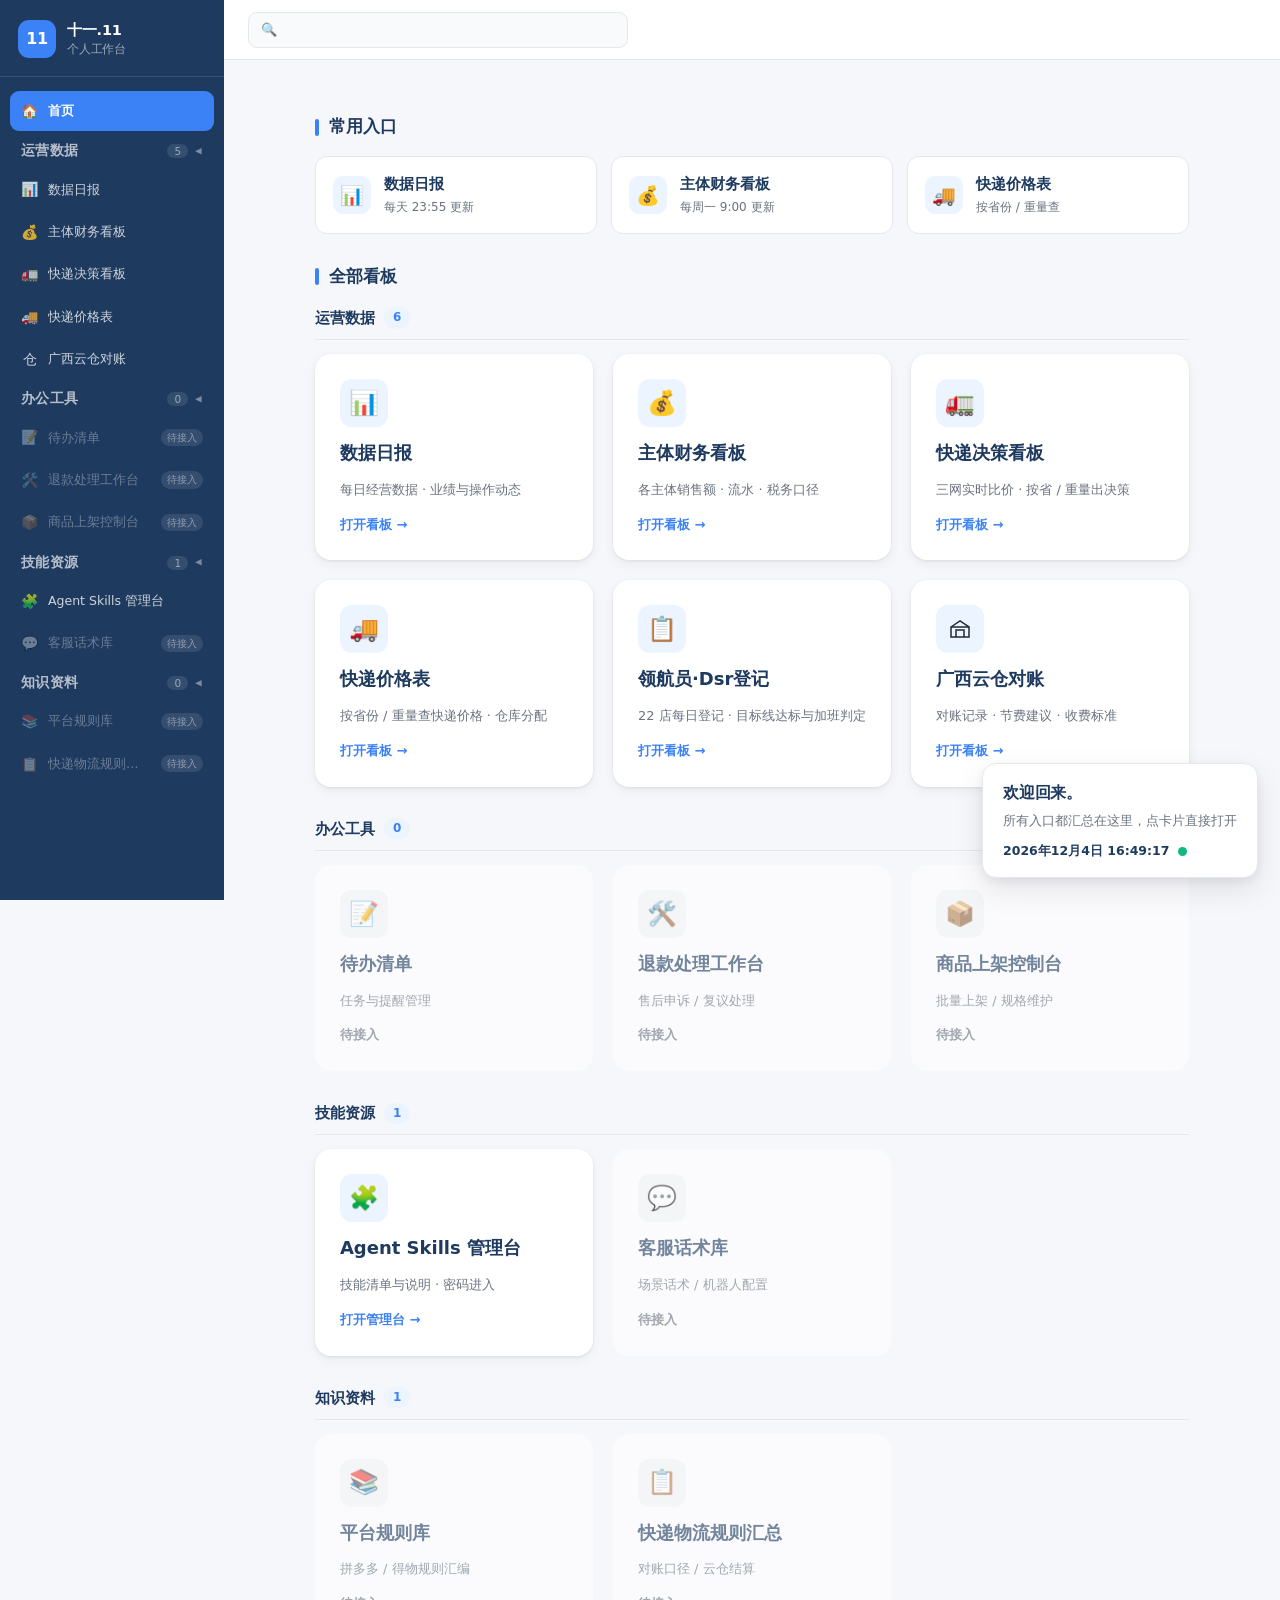
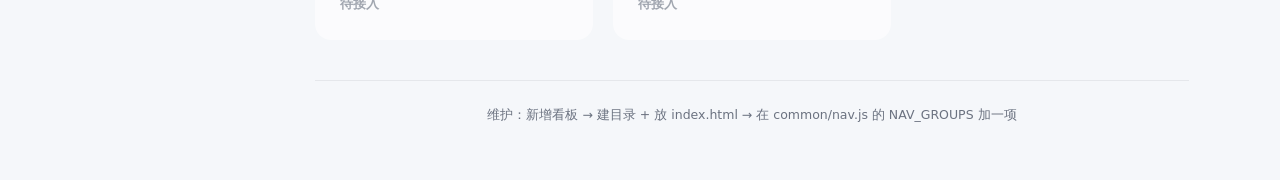
<file: index.html>
<!DOCTYPE html>
<html lang="zh-CN">
<head>
<meta charset="UTF-8">
<meta name="viewport" content="width=device-width, initial-scale=1, viewport-fit=cover">
<meta name="robots" content="noindex, nofollow">
<title>十一.11个人工作台</title>
<link rel="stylesheet" href="/common/style.css?v=9">
<link rel="icon" href="/favicon.ico" sizes="any">
<link rel="icon" type="image/png" sizes="32x32" href="/favicon-32x32.png">
<link rel="icon" type="image/png" sizes="16x16" href="/favicon-16x16.png">
<link rel="apple-touch-icon" sizes="180x180" href="/apple-touch-icon.png">
<link rel="manifest" href="/site.webmanifest">
<meta name="theme-color" content="#1E3A5F">
</head>
<body>

<!-- 左侧竖导航（由 common/nav.js 渲染） -->
<div id="app-nav"></div>
<script src="/common/nav.js?v=14" data-sidebar="1" data-clock="1" data-search="1"></script>

<!-- 主区 -->
<div class="main">

    <!-- 顶部栏：移动端菜单按钮 + 搜索框 -->
    <div class="topbar">
        <button class="sb-toggle" id="sbToggle" type="button" aria-label="打开菜单">☰</button>
        <div class="nav-search">
            <span class="ico">🔍</span>
            <input id="appNavSearch" type="search" placeholder="" autocomplete="off" aria-label="搜索">
        </div>
    </div>

    <div class="container">

        <!-- ========== 左下角悬浮状态卡 ========== -->
        <div class="hero" id="statusCard">
            <h1>欢迎回来。</h1>
            <div class="hero-sub">所有入口都汇总在这里，点卡片直接打开</div>
            <div class="hero-live">
                <span id="liveTime">加载中…</span>
                <span class="pulse-dot" title="运行正常"></span>
            </div>
        </div>

        <!-- ========== 常用入口 ========== -->
        <h2 class="section-title">常用入口</h2>
        <div class="quick-grid">

            <a class="quick-card" href="/daily/">
                <div class="qic">📊</div>
                <div>
                    <div class="qt">数据日报</div>
                    <div class="qd">每天 23:55 更新</div>
                </div>
            </a>

            <a class="quick-card" href="/finance/">
                <div class="qic">💰</div>
                <div>
                    <div class="qt">主体财务看板</div>
                    <div class="qd">每周一 9:00 更新</div>
                </div>
            </a>

            <a class="quick-card" href="/logistics/">
                <div class="qic">🚚</div>
                <div>
                    <div class="qt">快递价格表</div>
                    <div class="qd">按省份 / 重量查</div>
                </div>
            </a>

        </div>

        <!-- ========== 全部看板 ========== -->
        <h2 class="section-title">全部看板</h2>

        <!-- ---------- 运营数据 ---------- -->
        <div class="cat">
            <h3 class="cat-title">运营数据 <span class="cat-count">6</span></h3>
            <div class="dashboard-grid">

                <a class="dashboard-link" href="/daily/"
                   data-name="数据日报 每日经营数据 业绩 操作 运营 daily">
                    <div class="icon">📊</div>
                    <h3>数据日报</h3>
                    <p>每日经营数据 · 业绩与操作动态</p>
                    <span class="open-link">打开看板 →</span>
                </a>

                <a class="dashboard-link" href="/finance/"
                   data-name="主体财务看板 销售额 流水 税务 主体 财务 finance">
                    <div class="icon">💰</div>
                    <h3>主体财务看板</h3>
                    <p>各主体销售额 · 流水 · 税务口径</p>
                    <span class="open-link">打开看板 →</span>
                </a>

                <a class="dashboard-link" href="/logistics/board/"
                   data-name="快递决策看板 三网比价 中通 圆通 邮政 仓库 实时决策 kuaidi board">
                    <div class="icon">🚛</div>
                    <h3>快递决策看板</h3>
                    <p>三网实时比价 · 按省 / 重量出决策</p>
                    <span class="open-link">打开看板 →</span>
                </a>

                <a class="dashboard-link" href="/logistics/"
                   data-name="快递价格表 快递决策速查表 省份 重量 价格 快递 仓库 分配 物流 logistics price">
                    <div class="icon">🚚</div>
                    <h3>快递价格表</h3>
                    <p>按省份 / 重量查快递价格 · 仓库分配</p>
                    <span class="open-link">打开看板 →</span>
                </a>

                <a class="dashboard-link" href="/linghangyuan/"
                   data-name="领航员 Dsr登记 每日登记 综合分 行业排名 加班 运营 目标线 linghangyuan">
                    <div class="icon">📋</div>
                    <h3>领航员·Dsr登记</h3>
                    <p>22 店每日登记 · 目标线达标与加班判定</p>
                    <span class="open-link">打开看板 →</span>
                </a>


                <a class="dashboard-link" href="/warehouse/guangxi/" data-name="广西云仓对账 岑溪 仓库 月度 费用 运费 纸箱 打包 规则 warehouse guangxi">
                    <div class="icon"><svg viewBox="0 0 24 24" width="24" height="24" fill="none" stroke="currentColor" stroke-width="1.5" aria-hidden="true"><path d="M3 10L12 4l9 6v10H3zM8 20v-7h8v7M3 10h18"/></svg></div>
                    <h3>广西云仓对账</h3>
                    <p>对账记录 · 节费建议 · 收费标准</p>
                    <span class="open-link">打开看板 →</span>
                </a>

            </div>
        </div>

        <!-- ---------- 办公工具 ---------- -->
        <div class="cat">
            <h3 class="cat-title">办公工具 <span class="cat-count">0</span></h3>
            <div class="dashboard-grid">

                <a class="dashboard-link disabled" href="#"
                   data-name="待办清单 任务 提醒 todo">
                    <div class="icon">📝</div>
                    <h3>待办清单</h3>
                    <p>任务与提醒管理</p>
                    <span class="open-link">待接入</span>
                </a>

                <a class="dashboard-link disabled" href="#"
                   data-name="退款工作台 售后 退款 申诉 复议">
                    <div class="icon">🛠️</div>
                    <h3>退款处理工作台</h3>
                    <p>售后申诉 / 复议处理</p>
                    <span class="open-link">待接入</span>
                </a>

                <a class="dashboard-link disabled" href="#"
                   data-name="商品上架控制台 上架 商品 规格">
                    <div class="icon">📦</div>
                    <h3>商品上架控制台</h3>
                    <p>批量上架 / 规格维护</p>
                    <span class="open-link">待接入</span>
                </a>

            </div>
        </div>

        <!-- ---------- 技能资源 ---------- -->
        <div class="cat">
            <h3 class="cat-title">技能资源 <span class="cat-count">1</span></h3>
            <div class="dashboard-grid">

                <a class="dashboard-link" href="/skills/"
                   data-name="Agent Skills 管理台 技能 skill">
                    <div class="icon">🧩</div>
                    <h3>Agent Skills 管理台</h3>
                    <p>技能清单与说明 · 密码进入</p>
                    <span class="open-link">打开管理台 →</span>
                </a>

                <a class="dashboard-link disabled" href="#"
                   data-name="客服话术库 话术 客服 机器人 小倩">
                    <div class="icon">💬</div>
                    <h3>客服话术库</h3>
                    <p>场景话术 / 机器人配置</p>
                    <span class="open-link">待接入</span>
                </a>

            </div>
        </div>

        <!-- ---------- 知识资料 ---------- -->
        <div class="cat">
            <h3 class="cat-title">知识资料 <span class="cat-count">1</span></h3>
            <div class="dashboard-grid">

                <a class="dashboard-link disabled" href="#"
                   data-name="规则库 平台规则 拼多多 得物 帮助中心">
                    <div class="icon">📚</div>
                    <h3>平台规则库</h3>
                    <p>拼多多 / 得物规则汇编</p>
                    <span class="open-link">待接入</span>
                </a>

                <a class="dashboard-link disabled" href="#"
                   data-name="快递物流规则 对账 云仓 结算">
                    <div class="icon">📋</div>
                    <h3>快递物流规则汇总</h3>
                    <p>对账口径 / 云仓结算</p>
                    <span class="open-link">待接入</span>
                </a>

            </div>
        </div>

        <!-- 搜索无结果 -->
        <div class="empty-hint" id="searchEmpty">
            没有匹配的看板，换个关键词试试
        </div>

        <!-- ========== 页脚 ========== -->
        <footer class="site-footer">
            <p>维护：新增看板 → 建目录 + 放 index.html → 在 common/nav.js 的 NAV_GROUPS 加一项</p>
        </footer>

    </div>
</div>

</body>
</html>
</file>
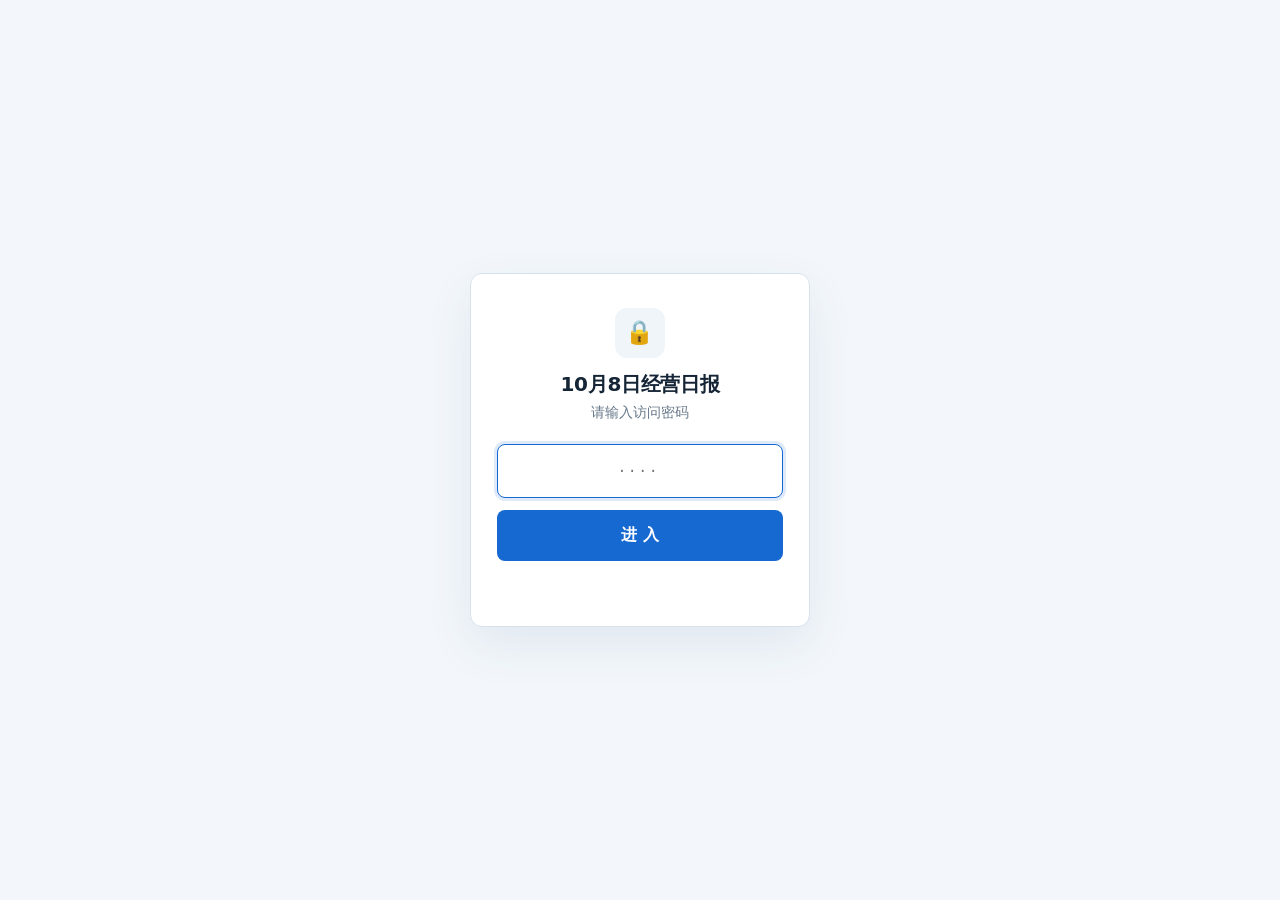
<file: daily/index.html>
<!doctype html>
<html lang="zh-CN">
<head>
  <meta charset="utf-8">
  <meta name="viewport" content="width=device-width,initial-scale=1,viewport-fit=cover">
  <meta name="color-scheme" content="light">
  <link rel="icon" href="data:,">
  <title>数据日报</title>
  <style>
    :root{
      color-scheme:light;
      --bg:#f3f6f2;--surface:#ffffff;--surface-2:#edf2ec;--ink:#14211a;--muted:#657269;
      --line:#dce5dc;--green:#087a55;--green-2:#0fa97a;--green-soft:#dff3e9;--red:#c8443d;
      --red-soft:#fae8e6;--amber:#b76b13;--amber-soft:#fff0d7;--blue:#2776bd;--shadow:0 12px 34px rgba(26,56,40,.08);
      --radius:18px;--radius-sm:11px;
    }
    @media(prefers-color-scheme:dark){
      :root{--bg:#0e1511;--surface:#162019;--surface-2:#1d2a21;--ink:#edf5ef;--muted:#a3b1a7;--line:#2b3b30;--green:#40c991;--green-2:#6adbaa;--green-soft:#163f30;--red:#ff7b72;--red-soft:#46231f;--amber:#f1b55f;--amber-soft:#49351b;--blue:#71b7ed;--shadow:0 16px 38px rgba(0,0,0,.28)}
    }
    *{box-sizing:border-box}
    html{scroll-behavior:smooth}
    body{margin:0;background:var(--bg);color:var(--ink);font-family:"PingFang SC","Microsoft YaHei",system-ui,sans-serif;font-size:16px;line-height:1.5}
    button,input{font:inherit}
    button{color:inherit}
    .page{max-width:1440px;margin:auto;padding:28px 30px 64px}
    .mast{display:grid;grid-template-columns:minmax(0,1fr) auto;gap:24px;align-items:end;margin-bottom:20px}
    .eyebrow{margin:0 0 5px;color:var(--green);font-weight:800;font-size:14px;letter-spacing:.04em}
    h1{font-family:"STSong","Songti SC",serif;font-size:clamp(34px,5vw,62px);line-height:1.08;margin:0;font-weight:800;letter-spacing:-.04em}
    .range{margin:10px 0 0;color:var(--muted);font-size:15px}
    .stamp{text-align:right;color:var(--muted);font-size:13px}.stamp strong{display:block;color:var(--ink);font-size:16px}
    .tabs-wrap{position:sticky;top:0;z-index:10;padding:10px 0;background:color-mix(in srgb,var(--bg) 91%,transparent)}
    .tabs{display:grid;grid-template-columns:repeat(6,1fr);gap:5px;padding:5px;background:var(--surface-2);border:1px solid var(--line);border-radius:14px}
    .tab{border:0;background:transparent;border-radius:9px;padding:10px 8px;font-weight:700;cursor:pointer;color:var(--muted);white-space:nowrap}
    .tab[aria-selected="true"]{background:var(--surface);color:var(--ink);box-shadow:0 2px 10px rgba(25,48,34,.08)}
    .kpis{display:grid;grid-template-columns:repeat(12,1fr);gap:12px;margin:12px 0 18px}
    .kpi{grid-column:span 2;background:var(--surface);border:1px solid var(--line);padding:18px;border-radius:var(--radius-sm);min-width:0;position:relative;overflow:hidden}
    .kpi:after{content:"";position:absolute;left:0;right:0;bottom:0;height:3px;background:var(--accent,var(--green))}
    .kpi-label{font-size:13px;color:var(--muted);font-weight:700}.kpi-value{font-size:clamp(23px,2.4vw,34px);font-weight:850;line-height:1.2;margin:8px 0 5px;letter-spacing:-.03em;font-variant-numeric:tabular-nums}
    .delta{font-size:13px;font-weight:800}.delta.up{color:var(--green)}.delta.down{color:var(--red)}.delta.bad{color:var(--red)}.delta.good{color:var(--green)}
    .delta-note{color:var(--muted);font-weight:500;margin-left:5px}
    .section{background:var(--surface);border:1px solid var(--line);box-shadow:var(--shadow);border-radius:var(--radius);margin-top:16px;overflow:hidden}
    .section-head{display:flex;align-items:flex-end;justify-content:space-between;gap:16px;padding:20px 22px;border-bottom:1px solid var(--line)}
    h2{font-size:21px;line-height:1.2;margin:0;letter-spacing:-.02em}.sub{color:var(--muted);font-size:13px;margin-top:5px}.section-meta{font-size:13px;color:var(--muted);text-align:right}
    .core{display:grid;grid-template-columns:.9fr 1.2fr}.core>div{padding:24px}.core>div+div{border-left:1px solid var(--line)}
    .gauge-row{display:flex;align-items:center;gap:26px}.gauge{--p:49.8;width:156px;aspect-ratio:1;border-radius:50%;background:conic-gradient(var(--red) calc(var(--p)*1%),var(--surface-2) 0);display:grid;place-items:center;position:relative;flex:0 0 auto}.gauge:before{content:"";width:116px;aspect-ratio:1;border-radius:50%;background:var(--surface);position:absolute}.gauge strong,.gauge span{position:relative;z-index:1;display:block;text-align:center}.gauge strong{font-size:31px;letter-spacing:-.04em}.gauge span{font-size:12px;color:var(--muted)}
    .metric-copy strong{font-size:22px}.metric-copy p{margin:7px 0 0;color:var(--muted)}.over{color:var(--red);font-weight:800}
    .composition{display:grid;grid-template-columns:150px 1fr;gap:24px;align-items:center}.donut{width:150px;aspect-ratio:1;border-radius:50%;background:conic-gradient(var(--red) 0 20%,var(--amber) 20% 49.8%,var(--blue) 49.8% 60.8%,var(--green) 60.8% 100%);position:relative}.donut:after{content:"";position:absolute;inset:30px;border-radius:50%;background:var(--surface)}.legend{display:grid;grid-template-columns:1fr 1fr;gap:12px}.legend-item{display:grid;grid-template-columns:10px 1fr auto;gap:8px;align-items:center;font-size:14px}.dot{width:9px;height:9px;border-radius:50%}
    .trend{padding:18px 22px 24px}.trend-bars{height:230px;display:grid;grid-template-columns:repeat(7,1fr);gap:12px;align-items:end;border-bottom:1px solid var(--line);padding:20px 6px 0}.day{height:100%;display:flex;flex-direction:column;justify-content:flex-end;align-items:center;gap:7px}.day .val{font-size:12px;font-weight:800}.bar{width:min(48px,70%);height:var(--h);min-height:6px;background:linear-gradient(180deg,var(--green-2),var(--green));border-radius:8px 8px 2px 2px}.day.unknown .bar{background:repeating-linear-gradient(135deg,var(--surface-2) 0 7px,var(--line) 7px 12px)}.day small{font-size:12px;color:var(--muted);margin-bottom:-22px}.trend-note{margin-top:35px;display:flex;gap:20px;color:var(--muted);font-size:13px;flex-wrap:wrap}.trend-note b{color:var(--ink)}
    .ranking{padding:16px 22px 22px}.rank-row{display:grid;grid-template-columns:32px minmax(190px,1.3fr) minmax(130px,3fr) 80px 70px;gap:12px;align-items:center;padding:8px 0}.rank-row+.rank-row{border-top:1px solid color-mix(in srgb,var(--line) 70%,transparent)}.rank-no{color:var(--muted);font-variant-numeric:tabular-nums}.shop{font-weight:700;white-space:nowrap;overflow:hidden;text-overflow:ellipsis}.track{height:10px;background:var(--surface-2);border-radius:20px;overflow:hidden}.fill{display:block;height:100%;width:var(--w);background:var(--green);border-radius:inherit}.money,.score{text-align:right;font-variant-numeric:tabular-nums}.money{font-weight:800}.score{color:var(--muted)}
    .toolbar{display:flex;gap:10px;align-items:center;flex-wrap:wrap;padding:14px 18px;border-bottom:1px solid var(--line)}.search{flex:1;min-width:200px;border:1px solid var(--line);border-radius:10px;padding:10px 12px;background:var(--bg);color:var(--ink);outline:none}.search:focus{border-color:var(--green)}.filter{border:1px solid var(--line);background:var(--surface);border-radius:10px;padding:9px 12px;cursor:pointer;font-weight:700}.filter.active{background:var(--ink);color:var(--surface)}
    .table-wrap{overflow:visible}.table{width:100%;border-collapse:collapse;font-size:14px}.table th{position:sticky;top:61px;z-index:3;background:var(--surface-2);padding:11px 14px;text-align:right;color:var(--muted);font-size:12px}.table th:first-child{text-align:left}.table td{padding:12px 14px;border-top:1px solid var(--line);text-align:right;font-variant-numeric:tabular-nums}.table td:first-child{text-align:left;font-weight:700}.table tr.total{background:var(--surface-2);font-weight:850}.warn-cell{color:var(--red);font-weight:850}
    .alerts{display:grid;grid-template-columns:1fr 1fr;gap:14px;padding:18px}.alert{background:var(--surface-2);border-radius:13px;padding:16px}.alert h3{margin:0 0 10px;font-size:16px}.alert-list{margin:0;padding:0;list-style:none}.alert-list li{display:flex;justify-content:space-between;gap:12px;padding:8px 0;border-top:1px solid var(--line);font-size:13px}.alert-list li:first-child{border:0}.alert-list b{text-align:right}.danger{color:var(--red)}.ok{color:var(--green)}
    .summary{padding:22px;display:grid;grid-template-columns:repeat(4,1fr);gap:18px}.summary-block strong{display:block;font-size:14px;color:var(--green);margin-bottom:7px}.summary-block p{margin:0;color:var(--muted);font-size:14px}.actions{grid-column:span 2;background:var(--ink);color:var(--surface);border-radius:13px;padding:18px}.actions strong{color:inherit}.actions ol{margin:8px 0 0;padding-left:20px}.actions li+li{margin-top:6px}
    .monthly{padding:14px 22px 22px}.monthly-row{display:grid;grid-template-columns:minmax(210px,1.4fr) minmax(180px,2fr) 82px 78px;gap:14px;align-items:center;padding:11px 0;border-top:1px solid var(--line)}.monthly-row:first-child{border-top:0}.compare-bar{display:flex;height:9px;background:var(--surface-2);border-radius:9px;overflow:hidden}.compare-bar i{display:block;background:var(--green);width:var(--current)}.current{font-weight:850;text-align:right}
    .hidden{display:none!important}
    /* 顶部呼吸灯（2026-10-09） */
    .lampline{display:flex;align-items:center;gap:10px;padding:11px 16px;border-radius:12px;margin:0 0 14px;
      font-size:14px;font-weight:700;border:1px solid transparent}
    .lampline .lampnote{font-weight:500;opacity:.86;font-size:13px}
    .lampdot{width:12px;height:12px;border-radius:50%;flex:0 0 12px;position:relative}
    .lampdot:after{content:"";position:absolute;inset:-6px;border-radius:50%;opacity:.5}
    .lampline.red{background:#fef2f2;border-color:#fecaca;color:#b91c1c}
    .lampline.red .lampdot{background:#dc2626;box-shadow:0 0 0 0 rgba(220,38,38,.7);animation:lampBreath 1.8s ease-in-out infinite}
    .lampline.green{background:#f0fdf4;border-color:#bbf7d0;color:#15803d}
    .lampline.green .lampdot{background:#16a34a;box-shadow:0 0 0 0 rgba(22,163,74,.7);animation:lampBreath 2.6s ease-in-out infinite}
    .lampline.yellow{background:#fffbeb;border-color:#fde68a;color:#b45309}
    .lampline.yellow .lampdot{background:#f59e0b;box-shadow:0 0 0 0 rgba(245,158,11,.7);animation:lampBreath 2.6s ease-in-out infinite}
    @keyframes lampBreath{
      0%,100%{box-shadow:0 0 0 0 currentColor;opacity:1;transform:scale(1)}
      50%{box-shadow:0 0 0 9px transparent;opacity:.55;transform:scale(.88)}
    }
    @media(prefers-reduced-motion:reduce){.lampdot{animation:none!important}}
    /* 30天店铺业绩趋势（每店一条线，2026-10-09） */
    .mseries{display:grid;grid-template-columns:repeat(auto-fill,minmax(330px,1fr));gap:12px;padding:14px 22px 22px}
    .mser{background:var(--surface-2);border:1px solid var(--line);border-radius:12px;padding:11px 13px 7px}
    .mser .mhead{display:flex;justify-content:space-between;align-items:baseline;gap:8px;margin-bottom:4px}
    .mser .mnm{font-size:13.5px;font-weight:800;color:var(--ink)}
    .mser .msum{font-size:12px;color:var(--muted);white-space:nowrap}
    .mser .msum b{color:var(--ink)}
    .mser svg{width:100%;height:74px;display:block;overflow:visible}
    .mser .mline{fill:none;stroke:var(--green);stroke-width:1.8;stroke-linejoin:round;stroke-linecap:round}
    .mser .mgrid{stroke:var(--line);stroke-width:1}
    .mser .mdot{fill:var(--surface);stroke:var(--green);stroke-width:1.5;cursor:crosshair}
    .mser .mzero{stroke:var(--line);stroke-dasharray:3 3}
    footer{padding:26px 4px 0;color:var(--muted);font-size:12px;display:flex;justify-content:space-between;gap:12px;flex-wrap:wrap}footer a{color:var(--green)}
    @media(max-width:1050px){.kpi{grid-column:span 4}.core{grid-template-columns:1fr}.core>div+div{border-left:0;border-top:1px solid var(--line)}.summary{grid-template-columns:1fr 1fr}.rank-row{grid-template-columns:28px minmax(150px,1.2fr) minmax(100px,2fr) 72px 60px}}
    @media(max-width:720px){
      body{font-size:15px}.page{padding:16px 12px 48px}.mast{grid-template-columns:1fr;gap:10px}.stamp{text-align:left;display:flex;gap:8px;align-items:center}.stamp strong{font-size:14px}.range{font-size:13px}.tabs-wrap{margin:0 -4px}.tabs{gap:2px;padding:4px}.tab{padding:9px 2px;font-size:11.5px}.kpis{gap:8px}.kpi{grid-column:span 6;padding:14px}.kpi-value{font-size:24px}.section-head{padding:16px}.section-meta{display:none}.core>div{padding:18px}.gauge-row{gap:16px}.gauge{width:130px}.gauge:before{width:96px}.gauge strong{font-size:26px}.composition{grid-template-columns:120px 1fr;gap:16px}.donut{width:120px}.donut:after{inset:25px;font-size:13px}.legend{grid-template-columns:1fr;gap:7px}.trend{padding:14px 12px 22px}.trend-bars{gap:4px;height:190px}.day .val{font-size:10px}.day small{font-size:11px}.ranking{padding:10px 14px 16px}.rank-row{grid-template-columns:24px minmax(0,1fr) 68px 55px;gap:7px}.rank-row .track{display:none}.shop{font-size:13px}.money,.score{font-size:12px}.toolbar{padding:12px}.table thead{display:none}.table,.table tbody,.table tr,.table td{display:block;width:100%}.table tr{padding:14px;border-top:1px solid var(--line);display:grid;grid-template-columns:1fr 1fr;gap:9px 14px}.table tr:first-child{border-top:0}.table td{border:0;padding:0;text-align:right}.table td:before{content:attr(data-label);display:block;font-size:11px;color:var(--muted);font-weight:500}.table td:first-child{grid-column:1/-1;text-align:left;font-size:15px}.table td:first-child:before{display:none}.alerts{grid-template-columns:1fr;padding:12px}.summary{grid-template-columns:1fr;padding:18px}.actions{grid-column:auto}.monthly{padding:8px 14px 18px}.monthly-row{grid-template-columns:minmax(0,1fr) 72px 64px}.monthly-row .compare-bar{display:none}.monthly-row .shop{white-space:normal}.section{border-radius:14px}}
    @media(prefers-reduced-motion:reduce){html{scroll-behavior:auto}}

    /* 2026-10-06：更专业的经营看板视觉体系 */
    :root{
      --bg:#eef2f4;--surface:#ffffff;--surface-2:#f3f6f7;--ink:#17242b;--muted:#64737a;
      --line:#dbe3e6;--green:#087968;--green-2:#0aa387;--green-soft:#def1eb;--red:#d33d48;
      --red-soft:#fbe9eb;--amber:#b66c11;--amber-soft:#fff1d9;--blue:#2878ae;--shadow:0 8px 24px rgba(22,43,51,.07);
      --hero:#142a2b;--hero-ink:#f6fbfa;--hero-muted:#b8cbc7;--radius:15px;--radius-sm:12px;
    }
    @media(prefers-color-scheme:dark){
      :root{--bg:#0d1518;--surface:#152126;--surface-2:#1c2a30;--ink:#eef5f5;--muted:#a4b4ba;--line:#2b3b42;--green:#51d3b4;--green-2:#7ce1c7;--green-soft:#173e36;--red:#ff7f88;--red-soft:#482428;--amber:#f1b866;--amber-soft:#49361d;--blue:#78bcec;--shadow:0 10px 28px rgba(0,0,0,.24);--hero:#101c20;--hero-ink:#f3f8f8;--hero-muted:#aebfc3}
    }
    body{font-size:15px;line-height:1.55;background:var(--bg)}
    .page{max-width:1480px;padding:24px 28px 56px}
    .mast{align-items:center;margin:0 0 14px;padding:22px 24px;border-radius:16px;background:var(--hero);color:var(--hero-ink);box-shadow:0 12px 34px rgba(12,39,37,.14)}
    .eyebrow{margin-bottom:4px;color:#7be0c3;font-size:13px;letter-spacing:0}
    h1{font-family:"PingFang SC","Microsoft YaHei",system-ui,sans-serif;font-size:clamp(30px,3.2vw,42px);font-weight:800;letter-spacing:-.035em}
    .range{margin-top:6px;color:var(--hero-muted);font-size:14px}
    .stamp{min-width:180px;padding:12px 15px;border:1px solid rgba(255,255,255,.14);border-radius:11px;color:var(--hero-muted);text-align:left}
    .stamp strong{margin-top:2px;color:var(--hero-ink);font-size:17px;font-variant-numeric:tabular-nums}.precision{display:block;margin-top:5px;color:#8faaa4;font-size:11px}
    .tabs-wrap{top:0;padding:7px 0;background:var(--bg)}
    .tabs{max-width:680px;margin:0 auto;padding:4px;border-radius:11px;background:var(--surface);box-shadow:0 3px 14px rgba(20,40,48,.06)}
    .tab{border-radius:8px;padding:9px 12px;font-size:14px}.tab[aria-selected="true"]{background:var(--hero);color:var(--hero-ink);box-shadow:none}
    .kpis{gap:10px;margin:8px 0 14px}
    .kpi{padding:16px 17px;border:1px solid var(--line);border-radius:12px;box-shadow:none}.kpi:after{height:0}.kpi-label{font-size:12px}.kpi-value{margin:7px 0 4px;font-size:clamp(24px,2.1vw,31px)}
    .top-grid{display:grid;grid-template-columns:minmax(360px,.76fr) minmax(0,1.35fr);gap:14px;align-items:stretch}.top-grid.single{grid-template-columns:1fr}.top-grid>.section{margin-top:0}.top-grid #trendSection{min-height:100%}
    .section{margin-top:14px;border-radius:15px;box-shadow:var(--shadow)}
    .section-head{align-items:center;padding:17px 20px}.section-head h2{font-size:19px}.sub{margin-top:3px}
    .top-grid .core{grid-template-columns:1fr}.top-grid .core>div{padding:20px}.top-grid .core>div+div{border-top:1px solid var(--line);border-left:0}
    .gauge-row{justify-content:center}.gauge{width:142px}.gauge:before{width:104px}.gauge strong{font-size:29px}
    .composition{grid-template-columns:112px 1fr}.donut{width:112px}.donut:after{inset:23px}.legend{grid-template-columns:1fr;gap:8px}.legend-item{font-size:13px}.source-gap{padding-top:7px;border-top:1px solid var(--line);color:var(--amber);font-size:11px;line-height:1.4}
    .trend{padding:14px 20px 22px}.trend-bars{height:258px;gap:14px}.bar{width:min(50px,68%);border-radius:5px 5px 1px 1px;background:var(--green)}
    .ranking{padding:10px 20px 16px}.rank-row{grid-template-columns:32px minmax(210px,1.35fr) minmax(130px,3fr) 92px 78px;padding:10px 0}.track{height:7px}.score{font-weight:700}
    .toolbar{padding:12px 16px;background:var(--surface-2)}.search{background:var(--surface);border-radius:8px}.filter{border-radius:8px}
    .table{font-size:13px}.table th{top:55px;padding:10px 13px;background:var(--surface-2)}.table td{padding:11px 13px}
    .alerts{gap:12px;padding:14px}.alert{padding:15px;border:1px solid var(--line);border-radius:10px;background:var(--surface)}.alert h3{font-size:14px}.alert-list li{font-size:12px}
    .summary{padding:18px 20px;gap:14px}.summary-block{padding:2px 0}.summary-block strong{margin-bottom:4px}.actions{border-radius:10px;background:var(--hero);color:var(--hero-ink)}
    .monthly{padding:10px 20px 18px}.monthly-row{padding:10px 0}
    footer{padding-top:22px}
    @media(max-width:1100px){.top-grid{grid-template-columns:1fr}.kpi{grid-column:span 4}.top-grid .core{grid-template-columns:1fr 1.3fr}.top-grid .core>div+div{border-top:0;border-left:1px solid var(--line)}}
    @media(max-width:720px){
      .page{padding:12px 10px 42px}.mast{gap:12px;padding:18px;border-radius:13px}.mast h1{font-size:29px}.stamp{width:100%;padding:9px 12px}.stamp strong{font-size:15px}.precision{display:inline;margin:0 0 0 8px}.tabs-wrap{margin:0}.tabs{max-width:none}.tab{font-size:12px;padding:9px 2px}
      .kpis{gap:7px}.kpi{grid-column:span 6;padding:13px}.kpi-value{font-size:23px}.delta-note{display:none}
      .top-grid{display:block}.top-grid>.section{margin-top:10px}.top-grid .core{grid-template-columns:1fr}.top-grid .core>div+div{border-left:0;border-top:1px solid var(--line)}
      .section{margin-top:10px;border-radius:12px}.section-head{padding:14px}.section-head h2{font-size:18px}.core>div{padding:16px}.gauge{width:124px}.gauge:before{width:91px}.gauge strong{font-size:25px}.composition{grid-template-columns:102px 1fr;gap:13px}.donut{width:102px}.donut:after{inset:21px}
      .trend{padding:12px 9px 20px}.trend-bars{height:188px;gap:4px;padding-left:2px;padding-right:2px}.day .val{font-size:9px}.trend-note{gap:8px 14px}
      .ranking{padding:8px 12px 13px}.rank-row{grid-template-columns:23px minmax(0,1fr) 70px 66px;gap:7px;padding:8px 0}.rank-row .track{display:none}.rank-row .shop{white-space:normal;line-height:1.35}.money,.score{font-size:11px}
      .toolbar{padding:10px}.table tr{padding:13px 14px}.alerts{padding:10px}.summary{padding:15px}.monthly{padding:7px 13px 16px}
    }

    /* Executive edition — restrained graphite, ivory and brass */
    :root{
      --bg:#efefeb;--surface:#fff;--surface-2:#f7f7f3;--ink:#182126;--muted:#6d7477;
      --line:#dbdcd6;--green:#0c7564;--green-2:#15927c;--green-soft:#e2f1ed;--red:#c73c42;
      --red-soft:#f9e8e9;--amber:#a87627;--amber-soft:#f7ecd9;--blue:#326f92;
      --hero:#121b20;--hero-ink:#fbfcfa;--hero-muted:#aab6b4;--gold:#b78d43;
      --shadow:0 18px 48px rgba(21,31,35,.07);--radius:7px;--radius-sm:5px;
    }
    @media(prefers-color-scheme:dark){
      :root{--bg:#0d1215;--surface:#151c20;--surface-2:#1b2428;--ink:#f2f3ef;--muted:#a4adaf;--line:#323b3e;--green:#58cbb2;--green-2:#70d6bf;--green-soft:#183d35;--red:#ff7f86;--red-soft:#472529;--amber:#d7aa5b;--amber-soft:#44351e;--blue:#7eb5d4;--hero:#090e11;--hero-ink:#fbfcfa;--hero-muted:#9ba9aa;--gold:#caa35e;--shadow:0 20px 54px rgba(0,0,0,.3)}
    }
    body{background:var(--bg);font-family:"PingFang SC","Microsoft YaHei",system-ui,sans-serif;font-size:15px;letter-spacing:.005em}
    .page{max-width:1540px;padding:38px 42px 72px}
    .mast{min-height:178px;margin-bottom:20px;padding:34px 40px 31px;border:1px solid color-mix(in srgb,var(--gold) 28%,transparent);border-bottom:4px solid var(--gold);border-radius:5px;background:var(--hero);box-shadow:0 22px 56px rgba(8,18,20,.16);position:relative;overflow:hidden}
    .mast:after{content:"";position:absolute;right:28%;top:0;width:1px;height:100%;background:rgba(255,255,255,.055);transform:skewX(-18deg)}
    .eyebrow{margin-bottom:7px;color:#d8b875;font-size:12px;font-weight:700;letter-spacing:.16em}
    h1{font-family:"Songti SC","STSong","Noto Serif SC",serif;font-size:clamp(42px,4.2vw,60px);font-weight:700;letter-spacing:-.04em}
    .range{margin-top:11px;color:var(--hero-muted);font-size:14px;letter-spacing:.02em}
    .stamp{min-width:214px;padding:14px 0;border:0;border-top:1px solid rgba(216,184,117,.55);border-bottom:1px solid rgba(216,184,117,.3);border-radius:0;color:var(--hero-muted)}
    .stamp strong{font-family:ui-monospace,"SFMono-Regular",Consolas,monospace;font-size:20px;font-weight:650;letter-spacing:.02em}.precision{color:#899a98}
    .tabs-wrap{padding:10px 0 12px;background:color-mix(in srgb,var(--bg) 94%,transparent)}
    .tabs{max-width:760px;padding:5px;border:1px solid var(--line);border-radius:4px;background:var(--surface);box-shadow:0 8px 26px rgba(27,36,40,.06)}
    .tab{border-radius:2px;padding:11px 16px;font-size:13px;letter-spacing:.04em}.tab[aria-selected="true"]{background:var(--hero);color:var(--hero-ink);box-shadow:inset 0 -2px 0 var(--gold)}
    .kpis{gap:14px;margin:10px 0 22px}
    .kpi{grid-column:span 4;min-height:132px;padding:22px 23px 20px;border:1px solid var(--line);border-radius:4px;background:var(--surface);box-shadow:0 9px 28px rgba(24,33,38,.045)}
    .kpi:after{height:2px;background:var(--accent,var(--gold));opacity:.82}.kpi-label{font-size:12px;font-weight:650;letter-spacing:.08em}.kpi-value{margin:12px 0 8px;font-size:clamp(29px,2.7vw,40px);font-weight:760;letter-spacing:-.045em}
    .section{margin-top:18px;border:1px solid var(--line);border-radius:6px;box-shadow:var(--shadow)}
    .section-head{min-height:76px;padding:21px 25px;border-bottom:1px solid var(--line)}.section-head h2{font-family:"Songti SC","STSong",serif;font-size:22px;font-weight:700;letter-spacing:-.025em}.sub{margin-top:5px;font-size:12px}.section-meta{font-size:12px;letter-spacing:.03em}
    .top-grid{grid-template-columns:minmax(390px,.76fr) minmax(0,1.48fr);gap:18px}.top-grid>.section{margin-top:0}
    .top-grid .core>div{padding:27px}.gauge-row{gap:30px}.gauge{width:164px;box-shadow:inset 0 0 0 1px rgba(0,0,0,.025)}.gauge:before{width:122px}.gauge strong{font-size:33px}.metric-copy strong{font-size:21px}.metric-copy p{font-size:13px}
    .composition{grid-template-columns:132px 1fr;gap:28px}.donut{width:132px}.donut:after{inset:28px}.legend{gap:10px}.legend-item{font-size:13px}.source-gap{color:var(--muted)}
    .trend{padding:20px 26px 29px}.trend-bars{height:300px;gap:18px;padding-top:26px}.bar{width:min(54px,70%);border-radius:2px 2px 0 0;background:var(--green)}.day .val{font-family:ui-monospace,"SFMono-Regular",Consolas,monospace;font-size:11px}.trend-note{margin-top:40px}
    .ranking{padding:14px 26px 23px}.rank-row{grid-template-columns:34px minmax(230px,1.35fr) minmax(150px,3fr) 98px 82px;gap:15px;padding:12px 0}.rank-no{font-family:ui-monospace,"SFMono-Regular",Consolas,monospace;font-size:12px}.track{height:5px;border-radius:0}.fill{border-radius:0;background:var(--green);display:block}
    .toolbar{padding:15px 20px;background:var(--surface-2)}.search,.filter{border-radius:3px}.search{padding:12px 14px}.filter{padding:11px 15px}.filter.active{background:var(--hero);color:var(--hero-ink)}
    .table{font-size:13px}.table th{top:63px;padding:13px 16px;font-size:11px;letter-spacing:.05em}.table td{padding:14px 16px}.table tr.total{background:var(--surface-2)}
    .alerts{gap:16px;padding:20px}.alert{padding:19px;border-radius:4px;background:var(--surface-2)}.alert h3{margin-bottom:12px;font-family:"Songti SC","STSong",serif;font-size:17px}.alert-list li{padding:10px 0}
    .summary{padding:24px 26px;gap:24px}.summary-block strong{color:var(--amber);letter-spacing:.06em}.actions{border-radius:4px;border-left:3px solid var(--gold);background:var(--hero);padding:21px 23px}
    .monthly{padding:14px 26px 24px}.monthly-row{padding:13px 0}.compare-bar{height:6px;border-radius:0}.compare-bar i{background:var(--green)}
    footer{padding:30px 2px 0;border-top:1px solid var(--line);margin-top:22px}footer a{color:var(--amber)}
    @media(min-width:1360px){.kpis{grid-template-columns:repeat(12,1fr)}.kpi{grid-column:span 2;min-height:138px}}
    @media(max-width:1100px){.page{padding:28px 24px 62px}.top-grid{grid-template-columns:1fr}.top-grid .core{grid-template-columns:1fr 1.25fr}.kpi{grid-column:span 4}}
    @media(max-width:720px){
      .page{padding:12px 10px 44px}.mast{min-height:0;padding:22px 20px 20px;border-radius:4px}.mast:after{display:none}.mast h1{font-size:34px}.eyebrow{font-size:11px}.stamp{padding:10px 0}.stamp strong{font-size:16px}.precision{display:block;margin:4px 0 0}
      .tabs-wrap{padding:8px 0}.tabs{border-radius:3px}.tab{font-size:12px;padding:10px 2px;letter-spacing:0}
      .kpis{gap:8px;margin:6px 0 12px}.kpi{grid-column:span 6;min-height:108px;padding:15px 14px;border-radius:3px}.kpi-value{margin:8px 0 5px;font-size:25px}
      .top-grid{display:block}.top-grid>.section{margin-top:10px}.top-grid .core{grid-template-columns:1fr}.top-grid .core>div+div{border-left:0;border-top:1px solid var(--line)}
      .section{margin-top:10px;border-radius:4px}.section-head{min-height:0;padding:16px}.section-head h2{font-size:19px}.core>div{padding:18px}.gauge{width:126px}.gauge:before{width:93px}.gauge strong{font-size:26px}.composition{grid-template-columns:104px 1fr;gap:14px}.donut{width:104px}.donut:after{inset:22px}
      .trend{padding:13px 10px 22px}.trend-bars{height:202px;gap:4px}.day .val{font-size:9px}.ranking{padding:9px 13px 15px}.rank-row{grid-template-columns:24px minmax(0,1fr) 72px 62px;gap:7px;padding:9px 0}.rank-row .track{display:none}.rank-row .shop{white-space:normal;line-height:1.35}.money,.score{font-size:11px}
      .toolbar{padding:11px}.table tr{padding:14px}.alerts{padding:11px;gap:10px}.alert{padding:16px}.summary{padding:17px;gap:16px}.monthly{padding:8px 14px 18px}footer{margin-top:16px;padding-top:22px}
    }

    /* 折叠控制与信息可读性 */
    .section-head-actions{display:flex;align-items:center;justify-content:flex-end;gap:14px;margin-left:auto}
    .section-head[role="button"]{cursor:pointer;transition:background-color .16s ease}
    .section-head[role="button"]:hover{background:var(--surface-2)}
    .section-head[role="button"]:focus-visible{outline:2px solid var(--blue);outline-offset:-3px}
    .section-toggle{display:inline-flex;align-items:center;justify-content:center;gap:7px;min-width:76px;padding:8px 11px;border:1px solid var(--line);border-radius:3px;background:var(--surface);color:var(--ink);font-size:12px;font-weight:700;cursor:pointer}
    .section-toggle:hover{border-color:var(--gold);color:var(--amber)}
    .section-toggle:focus-visible{outline:2px solid var(--gold);outline-offset:2px}
    .section-toggle .chevron{width:8px;height:8px;border-right:1.5px solid currentColor;border-bottom:1.5px solid currentColor;transform:rotate(45deg) translateY(-2px);transition:transform .18s ease}
    .section.collapsed>.section-head{border-bottom-color:transparent}
    .section.collapsed>.section-head .chevron{transform:rotate(-45deg) translate(-1px,1px)}
    .section.collapsed>:not(.section-head){display:none!important}
    .donut-center{position:absolute;inset:0;z-index:3;display:flex;flex-direction:column;align-items:center;justify-content:center;padding:0 20px;text-align:center;font-size:15px;font-weight:850;line-height:1.08;white-space:nowrap;font-variant-numeric:tabular-nums}
    .donut-center small{display:block;margin-top:4px;color:var(--muted);font-size:10px;font-weight:600;line-height:1.1;white-space:nowrap}
    .actions{grid-column:1/-1}
    .actions ol{columns:2;column-gap:44px}
    .actions li{break-inside:avoid}
    .scope-note{display:block;margin-top:4px;color:var(--muted);font-size:11px;font-weight:500;line-height:1.35}
    @media(max-width:720px){
      .section-head{gap:10px}.section-head-actions{gap:8px}.section-toggle{min-width:66px;padding:7px 9px}.actions ol{columns:1}.donut-center{padding:0 16px;font-size:13px}.donut-center small{font-size:9px}
    }
    @media(prefers-reduced-motion:reduce){.section-toggle .chevron{transition:none}}

    /* 2026-10-06：浅色蓝调主题 */
    :root{
      --bg:#f3f7fb;--surface:#ffffff;--surface-2:#f0f5fa;--ink:#152536;--muted:#68798a;
      --line:#d7e2ed;--green:#1769d2;--green-2:#3a8be8;--green-soft:#e5f0fd;--red:#cf3f4e;
      --red-soft:#fbeaec;--amber:#357fbd;--amber-soft:#e8f3fc;--blue:#1769d2;
      --hero:#f8fbff;--hero-ink:#152536;--hero-muted:#60758a;--gold:#1769d2;
      --shadow:0 18px 48px rgba(43,82,120,.09);
    }
    @media(prefers-color-scheme:dark){
      :root{
        color-scheme:light;
        --bg:#f3f7fb;--surface:#ffffff;--surface-2:#f0f5fa;--ink:#152536;--muted:#68798a;
        --line:#d7e2ed;--green:#1769d2;--green-2:#3a8be8;--green-soft:#e5f0fd;--red:#cf3f4e;
        --red-soft:#fbeaec;--amber:#357fbd;--amber-soft:#e8f3fc;--blue:#1769d2;
        --hero:#f8fbff;--hero-ink:#152536;--hero-muted:#60758a;--gold:#1769d2;
        --shadow:0 18px 48px rgba(43,82,120,.09);
      }
    }
    .mast{
      border:1px solid #c7dcf1;border-bottom:4px solid var(--blue);
      background:linear-gradient(112deg,#ffffff 0%,#f4f9ff 58%,#e7f2fd 100%);
      color:var(--hero-ink);box-shadow:0 22px 56px rgba(47,91,134,.11);
    }
    .mast:after{background:rgba(23,105,210,.10)}
    .eyebrow{color:var(--blue)}
    .range,.stamp{color:var(--hero-muted)}
    .stamp{border-top-color:rgba(23,105,210,.42);border-bottom-color:rgba(23,105,210,.22)}
    .stamp strong{color:var(--hero-ink)}
    .precision{color:#7d91a4}
    .tab[aria-selected="true"]{background:var(--blue);color:#fff;box-shadow:inset 0 -2px 0 #8bc2fb}
    .filter.active{background:var(--blue);color:#fff}
    .section-toggle:hover{border-color:var(--blue);color:var(--blue)}
    .section-toggle:focus-visible{outline-color:var(--blue)}
    .summary-block strong{color:var(--blue)}
    .actions{border-left-color:var(--blue);background:var(--green-soft);color:var(--ink)}
    footer a{color:var(--blue)}
    @media(prefers-color-scheme:dark){
      .mast{border-color:#c7dcf1;border-bottom-color:var(--blue);background:linear-gradient(112deg,#ffffff 0%,#f4f9ff 58%,#e7f2fd 100%);box-shadow:0 22px 56px rgba(47,91,134,.11)}
      .mast:after{background:rgba(23,105,210,.10)}
      .precision{color:#7d91a4}
      .tab[aria-selected="true"],.filter.active{color:#fff}
      .actions{background:var(--green-soft);color:var(--ink)}
    }
    /* ══════════ 密码门 ══════════ */
    #gate{position:fixed;inset:0;z-index:9999;background:var(--bg);display:flex;align-items:center;justify-content:center;padding:24px}
    .gatebox{width:100%;max-width:340px;background:var(--surface);border:1px solid var(--line);border-radius:12px;padding:34px 26px;box-shadow:var(--shadow);text-align:center}
    .gatebox .gl{width:50px;height:50px;margin:0 auto 16px;border-radius:12px;background:var(--surface-2);display:flex;align-items:center;justify-content:center;font-size:23px}
    .gatebox h1{font-size:20px;margin:0 0 7px;font-family:inherit;font-weight:800;color:var(--ink);letter-spacing:-.3px}
    .gatebox p{color:var(--muted);font-size:14px;margin:0 0 20px}
    #pw{width:100%;padding:13px 15px;font-size:17px;border:1px solid var(--line);border-radius:8px;outline:none;transition:.16s;font-family:inherit;text-align:center;letter-spacing:5px;background:var(--surface-2);color:var(--ink)}
    #pw:focus{border-color:var(--blue);box-shadow:0 0 0 3px rgba(23,105,210,.14);background:#fff}
    #pwb{width:100%;margin-top:12px;padding:13px;font-size:16px;font-weight:800;color:#fff;background:var(--blue);border:none;border-radius:8px;cursor:pointer;font-family:inherit;transition:.16s}
    #pwb:hover{opacity:.9}#pwb:active{transform:scale(.985)}
    #pwerr{color:var(--red);font-size:13px;margin-top:11px;font-weight:700;min-height:20px}

    /* ══════════ 业绩走势 · 折线图 + 悬停提示 ══════════ */
    .trendchart{position:relative}
    .tsvg{width:100%;height:auto;display:block;overflow:visible}
    .tgrid{stroke:var(--line);stroke-width:1;stroke-dasharray:3 5}
    .tylab{fill:var(--muted);font-size:11px;font-variant-numeric:tabular-nums}
    .txlab{fill:var(--muted);font-size:11.5px;font-variant-numeric:tabular-nums}
    .tarea{fill:rgba(23,105,210,.11)}
    .tline{fill:none;stroke:var(--blue);stroke-width:2.4;stroke-linejoin:round;stroke-linecap:round}
    .tdot{fill:#fff;stroke:var(--blue);stroke-width:2}
    .tdot.hi{fill:var(--green);stroke:var(--green)}
    .tdot.lo{fill:var(--red);stroke:var(--red)}
    .thit{fill:transparent;cursor:crosshair}
    .thit:hover{fill:rgba(23,105,210,.055)}
    .ttip{position:fixed;z-index:120;display:none;padding:7px 11px;border:1px solid var(--line);
      border-radius:8px;background:#fff;box-shadow:0 10px 26px rgba(20,40,60,.18);
      font-size:12.5px;color:var(--ink);pointer-events:none;white-space:nowrap;
      font-variant-numeric:tabular-nums}
    .ttip b{color:var(--blue);font-weight:800}
    .ttip .tt-d{color:var(--muted);font-weight:700;margin-right:8px}
    /* 数值分档（2026-10-08 十一要求：按 46/48/50 三线分四档排列） */
    .bands{display:grid;grid-template-columns:repeat(4,minmax(0,1fr));gap:10px;margin-top:14px;
      grid-column:1/-1;align-items:start}
    /* 数值走势线 */
    .strk{grid-column:1/-1;margin-top:16px;padding-top:14px;border-top:1px solid var(--line)}
    .strk::before{content:"数值走势 · 每日（退款+推广）/业绩 · 虚线=46% 标准线，鼠标移到节点看当日数值";
      display:block;font-size:12.5px;color:var(--muted);margin-bottom:8px}
    .strk .tsvg{width:100%;height:230px;display:block}
    .strk .stdline{stroke:#f97316;stroke-width:1.6;stroke-dasharray:6 5}
    .strk .stdlab{fill:#ea580c;font-size:11.5px;font-weight:700}
    @media(max-width:1100px){.bands{grid-template-columns:repeat(2,minmax(0,1fr))}}
    @media(max-width:640px){.bands{grid-template-columns:1fr}}
    .band{padding:9px 11px}
    .band-h{margin-bottom:6px}
    .band-h b{font-size:13px}
    .band-h span{font-size:11.5px}
    .chip{padding:3px 8px;font-size:12px}
    table.sortable th[data-col]{cursor:pointer;user-select:none}
    table.sortable th[data-col]:hover{background:#e2e8f0}
    table.sortable th[data-col]::after{content:"⇅";margin-left:5px;font-size:11px;color:#94a3b8}
    table.sortable th[data-col].asc::after{content:"▲";color:#2563eb}
    table.sortable th[data-col].desc::after{content:"▼";color:#2563eb}
    /* 判断口径：固定在页面右下角，点击向上展开（2026-10-08 十一要求） */
    details.alert.rulerow{position:fixed;right:18px;bottom:18px;z-index:80;background:#fff;
      border:1px solid var(--line);border-radius:11px;box-shadow:0 10px 28px rgba(15,23,42,.16);
      padding:10px 14px;max-width:345px;width:max-content;align-self:auto}
    details.alert.rulerow[open]{display:flex;flex-direction:column-reverse}
    details.alert.rulerow summary{cursor:pointer;font-weight:700;font-size:13px;color:var(--muted);
      list-style:none;display:flex;align-items:center;gap:6px}
    details.alert.rulerow summary::-webkit-details-marker{display:none}
    details.alert.rulerow summary::before{content:"▴";color:#94a3b8;font-size:11px}
    details.alert.rulerow[open] summary::before{content:"▾"}
    details.alert.rulerow[open] summary{margin-top:9px;margin-bottom:0;color:var(--ink)}
    details.alert.rulerow .alert-list{margin:0}
    .band{border:1px solid var(--line);border-radius:10px;padding:11px 13px;background:#fff;border-left-width:4px}
    .band.ok{border-left-color:#16a34a}
    .band.w1{border-left-color:#eab308}
    .band.w2{border-left-color:#f97316}
    .band.w3{border-left-color:#dc2626}
    .band-h{display:flex;justify-content:space-between;align-items:baseline;margin-bottom:8px}
    .band-h b{font-size:13.5px;color:var(--ink)}
    .band-h span{font-size:12px;color:var(--muted);font-weight:700}
    .band.ok .band-h b{color:#15803d}
    .band.w3 .band-h b{color:#b91c1c}
    .band-list{display:flex;flex-direction:column;gap:5px}
    .chip{display:flex;justify-content:space-between;gap:10px;align-items:baseline;
          padding:4px 9px;border-radius:7px;background:#f7f9fc;font-size:12.5px;color:var(--ink)}
    .chip span{overflow:hidden;text-overflow:ellipsis;white-space:nowrap}
    .chip i{font-style:normal;font-weight:800;font-variant-numeric:tabular-nums;flex:0 0 auto}
    .band.ok .chip i{color:#15803d}
    .band.w1 .chip i{color:#a16207}
    .band.w2 .chip i{color:#c2410c}
    .band.w3 .chip i{color:#b91c1c}
    .band .none{font-size:12.5px;color:var(--muted)}
    /* 2026-10-08 十一要求：数值水位 / 业绩走势 各占一行（不再并排两列） */
    .top-grid{grid-template-columns:1fr !important}
    .top-grid.single{grid-template-columns:1fr}
    .top-grid>.section{margin-top:0}
    .top-grid .core{grid-template-columns:1.3fr 1fr}
    /* 2026-10-08 十一要求：压缩留白，别太空旷 */
    .page{padding-top:26px;padding-bottom:44px}
    .mast{margin-bottom:14px}
    .kpis{gap:12px;margin-bottom:16px}
    .section{margin-bottom:14px!important}
    .section-head{margin-bottom:10px}
    .section-head h2{font-size:16px}
    .top-grid>.section{margin-top:0!important}
    .summary{margin-top:8px}
    .alerts{gap:12px}
    .table-wrap{max-height:none}
  </style>
</head>
<body>
<div id="gate">
  <div class="gatebox">
    <div class="gl">🔒</div>
    <h1>10月8日经营日报</h1>
    <p>请输入访问密码</p>
    <input type="password" id="pw" inputmode="numeric" autocomplete="off" placeholder="····">
    <button id="pwb">进 入</button>
    <div id="pwerr"></div>
  </div>
</div>
<main class="page" id="app" style="display:none">
    <div class="lampline yellow" id="lampLine"><span class="lampdot" aria-hidden="true"></span><b>一切正常</b><span class="lampnote">当日整体数值 48.53% ｜ 高于 46% 标准线</span></div>
  <header class="mast">
    <div>
      <p class="eyebrow">经营快照 · 23 家店</p>
      <h1>10月8日经营日报</h1>
      <p class="range" id="rangeText">统计 2026-10-02 至 2026-10-08 · 对比前7天</p>
    </div>
    <div class="stamp"><span>数据基准日</span><strong>2026/10/08</strong><span class="precision">源页可见位数直出 · 不二次取整</span></div>
  </header>

  <nav class="tabs-wrap" aria-label="时间范围"><div class="tabs" id="tabs">
    <button class="tab" data-period="day" aria-selected="false">当日</button>
    <button class="tab" data-period="d3" aria-selected="false">近3天</button>
    <button class="tab" data-period="d7" aria-selected="true">近7天</button>
    <button class="tab" data-period="d15" aria-selected="false">近15天</button>
    <button class="tab" data-period="d30" aria-selected="false">近30天</button>
    <button class="tab" data-period="month" aria-selected="false">当月</button>
  </div></nav>

  <section class="kpis" id="kpis" aria-label="核心指标"></section>

  <div id="standardView">
    <section class="section" id="summaryTop">
      <div class="section-head"><div><h2>今日结论</h2><div class="sub" id="summarySub">近7天口径</div></div></div>
      <div class="summary" id="summary"></div>
    </section>

    <div class="top-grid" id="topGrid">
    <section class="section">
      <div class="section-head"><div><h2>数值水位</h2><div class="sub">退款金额占比 + 推广花费占比 · 标准线 46%</div></div><div class="section-meta" id="coreMeta"></div></div>
      <div class="core">
        <div class="gauge-row">
          <div class="gauge" id="gauge"><div><strong id="gaugeValue"></strong><span>当前数值</span></div></div>
          <div class="metric-copy"><strong id="gaugeStatus"></strong><p id="gaugeNote"></p></div>
        </div>
        <div class="composition" aria-label="数值构成，退款金额占比加推广花费占比">
          <div class="donut" id="donut"></div>
          <div class="legend" id="legend"></div>
        </div>
        <div class="bands" id="waterBands" aria-label="按数值分档的店铺"></div>
        <div class="strk" id="scoreTrend" aria-label="每日数值走势（应保持在46%标准线以下）"></div>
      </div>
    </section>

    <section class="section" id="trendSection">
      <div class="section-head"><div><h2>业绩走势</h2><div class="sub" id="trendSub">每日业绩 · 7天走势</div></div><div class="section-meta" id="trendMeta"></div></div>
      <div class="trend" id="trend"></div>
    </section>
    </div>

    <section class="section">
      <div class="section-head"><div><h2>店铺业绩排行</h2><div class="sub">前 10 名 · 完整排名见店铺明细</div></div><div class="section-meta" id="rankMeta"></div></div>
      <div class="ranking" id="ranking"></div>
    </section>

    <section class="section">
      <div class="section-head"><div><h2>店铺明细</h2><div class="sub" id="tableSub">23 家 · 点击上方时间段切换口径</div></div></div>
      <div class="toolbar"><input class="search" id="search" placeholder="搜索店铺" aria-label="搜索店铺"><button class="filter" id="abnormalBtn" type="button">仅看数值超线</button></div>
      <div class="table-wrap"><table class="table sortable"><thead><tr><th data-col="0">店铺</th><th data-col="1" data-type="num">业绩</th><th data-col="2" data-type="num">环比</th><th data-col="3" data-type="num">数值</th><th data-col="4" data-type="num">推广占比</th><th data-col="5" data-type="num">退款占比</th><th data-col="6" data-type="num">客单价</th></tr></thead><tbody id="tableBody"></tbody></table></div>
    </section>

    <section class="section">
      <div class="section-head"><div><h2>异常预警</h2><div class="sub">基准日 2026-10-08 · 只列需要动作的重点项</div></div><div class="section-meta"><span class="danger">5 家下滑</span> · 4 项异常</div></div>
      <div class="alerts">
        <article class="alert"><h3>当日业绩下滑最重</h3><ul class="alert-list">
          <li><span>蒙倩洗护官方旗舰店</span><b class="danger">-48.4%</b></li><li><span>蒙倩染发官方旗舰店（珍）</span><b class="danger">-30.3%</b></li><li><span>蒙倩染发旗舰店（涛）</span><b class="danger">-26.9%</b></li><li><span>蒙倩美发护发官方旗舰店（盼）</span><b class="danger">-17.1%</b></li><li><span>蒙倩个人护理官方旗舰店</span><b class="danger">-0.3%</b></li>
        </ul><span class="scope-note">指标：10/08 当日业绩；对比：10/05—10/07 各店日均业绩</span></article>
        <article class="alert"><h3>业绩与数值异常波动</h3><ul class="alert-list">
          <li><span>蒙倩洗护官方旗舰店 · 业绩</span><b class="danger">-33.4%</b></li><li><span>蒙倩美发旗舰店（炜） · 数值</span><b class="danger">91.05% → 64.43%</b></li><li><span>蒙倩美发护发官方旗舰店（盼） · 业绩</span><b class="danger">-22.0%</b></li><li><span>蒙倩染发旗舰店（涛） · 业绩</span><b class="danger">-25.9%</b></li>
        </ul><span class="scope-note">每条已标明异常指标；本组统一为 10/08 对比 10/07</span></article>
        <article class="alert"><h3>登记完整性</h3><ul class="alert-list"><li><span>基准日登记</span><b class="ok">23/23 家</b></li><li><span>近30天漏登</span><b class="ok">无</b></li><li><span>近30天重复登记</span><b class="ok">无</b></li></ul></article>
        <article class="alert"><h3>数值离谱（疑似登记或口径异常）</h3><ul class="alert-list"><li><span>当日无</span><b class="ok">正常</b></li></ul><span class="scope-note">判定：当日数值 ≥100% 或 退款占业绩 ≥100%；出现这种值多半是当日业绩极小、或退款/推广填错，需人工核一遍</span></article>
        <details class="alert rulerow"><summary>判断口径（点开看规则）</summary><ul class="alert-list"><li><span>下滑最重</span><b>10/08 业绩 vs 前3天日均</b></li><li><span>异常波动</span><b>10/08 vs 10/07</b></li><li><span>业绩异常门槛</span><b>变动绝对值 ≥20% 且金额差 ≥800 元</b></li><li><span>数值异常门槛</span><b>变动绝对值 ≥8 个百分点</b></li><li><span>数值定义</span><b>退款金额占比 + 推广花费占比</b></li><li><span>数值标准线</span><b>46%</b></li></ul></details>
      </div>
    </section>

  </div>

  <div id="monthlyView" class="hidden">
    <section class="section">
      <div class="section-head"><div><h2>数值走势</h2><div class="sub">近30天 · 每日（退款+推广）/业绩 · 鼠标移到节点看当日数值</div></div><div class="section-meta" id="scoreTrend30Meta"></div></div>
      <div class="strk" id="scoreTrend30" aria-label="近30天每日数值走势"></div>
    </section>
    <section class="section">
      <div class="section-head"><div><h2>30天店铺业绩趋势</h2><div class="sub">近30天 · 每店一条业绩走势 · 鼠标移到节点看当日业绩</div></div><div class="section-meta" id="monthlySeriesMeta"></div></div>
      <div class="mseries" id="monthlySeries" aria-label="各店30天业绩走势"></div>
    </section>
    <section class="section">
      <div class="section-head"><div><h2>30天店铺趋势</h2><div class="sub">2026-09-09 至 2026-10-08 · 对比上一个30天</div></div><div class="section-meta" id="monthlyMeta">上升 11 家 · 下滑 12 家</div></div>
      <div class="monthly" id="monthlyRows"></div>
    </section>
    <section class="section">
      <div class="section-head"><div><h2>30天结论</h2><div class="sub">长周期判断</div></div></div>
      <div class="summary" id="monthlySummary"></div>
    </section>
  </div>

  <footer><span>数据源：飞书「运营数据登记」 · 数据生成于 2026-10-10 15:44</span></footer>
</main>
<script>
(function(){
  const meta={"gen":"2026-10-10 15:44","base_day":"2026-10-08","v":2};
  const names=["蒙倩官方旗舰店", "蒙倩美发官方旗舰店（丽）", "蒙倩旗舰店", "蒙倩化妆品官方旗舰店", "蒙倩美发护发官方旗舰店（盼）", "蒙倩美妆旗舰店", "蒙倩美容美发官方旗舰店（博）", "蒙倩个护官方旗舰店（熙）", "蒙倩美容护肤官方旗舰店", "蒙倩护发旗舰店（涛）", "蒙倩美妆洗护官方旗舰店", "蒙倩彩妆官方旗舰店", "蒙倩个人护理官方旗舰店", "蒙倩染发旗舰店（涛）", "蒙倩精油官方旗舰店", "蒙倩洗护官方旗舰店", "蒙倩造型官方旗舰店", "蒙倩药妆官方旗舰店", "蒙倩美发护发旗舰店（盼）", "蒙倩护发官方旗舰店（涛）", "蒙倩美发旗舰店（炜）", "植萃草本染发坊", "蒙倩染发官方旗舰店（珍）"];
  function rows(raw){return raw.split("|").map((s,i)=>{const a=s.split(",");return {name:names[i],money:+a[0],moneyRaw:a[0],delta:+a[1],deltaRaw:a[1],score:+a[2],scoreRaw:a[2],ad:+a[3],adRaw:a[3],refund:+a[4],refundRaw:a[4],aov:+a[5],aovRaw:a[5]}})}
  function sourceNumber(v){return String(v)}
  function exactDifference(a,b){const places=Math.max((String(a).split('.')[1]||'').length,(String(b).split('.')[1]||'').length),scale=10**places;return (Math.round(a*scale)-Math.round(b*scale))/scale}
  function exactSum(a,b){const places=Math.max((String(a).split('.')[1]||'').length,(String(b).split('.')[1]||'').length),scale=10**places;return (Math.round(a*scale)+Math.round(b*scale))/scale}
  const data={
    day:{range:"统计 2026-10-08 · 对比 2026-10-07",kpis:[["业绩", "28.19万", 4.9], ["退款金额", "5.06万", 2.9], ["推广花费", "8.62万", 5.3], ["数值", "48.53%", -0.2, "pt", true], ["成团单量", "9976单", 4.1], ["退款单量", "2231单", 0.7]],score:48.53,total:"28.19万",totals:[30.57, 17.97, 28.26],compare:"较前一日",trend:null,summary:["当日业绩 28.19万，较前一日增长 4.9%。", "退款金额 5.06万、推广花费 8.62万，数值 48.53%，高于标准线 2.53pt。", "成团 9976 单，退款 2231 单；17 家店数值高于 46% 标准线。"],actions:["优先复盘蒙倩洗护官方旗舰店、蒙倩染发旗舰店（涛）、蒙倩美发护发官方旗舰店（盼）的当日业绩下滑，定位是流量、转化率还是客单价造成的落差。", "拆解蒙倩美发旗舰店（炜）、蒙倩精油官方旗舰店、蒙倩官方旗舰店的增长来源，区分自然流量与推广带来的增量，提炼可复制动作。", "逐店拆开退款占比与推广占比，优先处理数值高于 46% 的 17 家店铺。", "核对退款金额 5.06万与推广花费 8.62万的环比变化，确认是集中退款还是预算调整。", "把当日口径与相邻时段并列对照，避免把单期波动当成趋势。", "下个周期继续用相同口径复核业绩 28.19万、数值 48.53% 是否改善。"],rows:rows("4.75,17.4,46.59,28.90,17.69,30.40|3.47,6.2,47.31,28.77,18.54,27.98|3.09,13.2,45.87,28.46,17.41,28.37|2.75,8.9,45.18,27.17,18.00,25.66|1.25,-22.0,49.15,25.62,23.53,29.13|1.42,16.9,46.42,28.09,18.34,28.41|1.62,2.9,47.23,28.08,19.15,28.63|1.97,-12.1,56.31,37.80,18.51,29.45|1.17,15.7,44.63,27.76,16.87,24.53|1.03,10.2,41.77,29.12,12.65,30.91|1.94,6.8,62.43,49.83,12.60,27.97|0.86,12.5,47.68,27.66,20.02,27.10|0.32,-15.7,59.89,34.15,25.74,23.95|0.63,-25.9,40.99,23.78,17.21,32.24|0.46,20.1,50.24,30.56,19.68,26.83|0.31,-33.4,52.82,25.44,27.38,29.76|0.30,10.6,47.06,30.14,16.92,28.69|0.31,5.4,43.42,25.58,17.84,31.13|0.21,-0.6,54.78,40.57,14.21,32.55|0.11,5.2,65.49,43.76,21.74,28.00|0.06,141.2,64.43,38.87,25.56,10.28|0.12,5.2,62.87,41.36,21.51,27.45|0.06,-19.5,56.45,37.65,18.80,26.86"),scoreTrend:{"labels": ["10/08"], "values": [48.53], "std": 46, "unit": "%"}},
    d3:{range:"统计 2026-10-06 至 2026-10-08 · 对比前3天",kpis:[["业绩", "78.59万", 4.7], ["退款金额", "14.38万", -5.4], ["推广花费", "23.93万", 5.0], ["数值", "48.75%", -1.9, "pt", true], ["成团单量", "27979单", 3.6], ["退款单量", "6476单", -6.9]],score:48.75,total:"78.59万",totals:[30.45, 18.3, 28.09],compare:"较前3天",trend:null,summary:["近3天业绩 78.59万，较前3天增长 4.7%。", "退款金额 14.38万、推广花费 23.93万，数值 48.75%，高于标准线 2.75pt。", "成团 27979 单，退款 6476 单；19 家店数值高于 46% 标准线。"],actions:["优先复盘蒙倩美发旗舰店（炜）、蒙倩美发护发官方旗舰店（盼）、蒙倩洗护官方旗舰店的近3天业绩下滑，定位是流量、转化率还是客单价造成的落差。", "拆解蒙倩美发护发旗舰店（盼）、蒙倩个护官方旗舰店（熙）、蒙倩美发官方旗舰店（丽）的增长来源，区分自然流量与推广带来的增量，提炼可复制动作。", "逐店拆开退款占比与推广占比，优先处理数值高于 46% 的 19 家店铺。", "核对退款金额 14.38万与推广花费 23.93万的环比变化，确认是集中退款还是预算调整。", "把近3天口径与相邻时段并列对照，避免把单期波动当成趋势。", "下个周期继续用相同口径复核业绩 78.59万、数值 48.75% 是否改善。"],rows:rows("12.52,-3.9,46.99,28.72,18.27,30.19|9.81,15.7,49.00,28.51,20.49,28.13|8.02,13.6,46.41,28.76,17.65,27.93|7.40,11.3,46.24,27.66,18.58,25.80|4.31,-23.8,49.08,26.28,22.80,28.24|3.66,15.2,49.07,28.65,20.42,27.65|4.54,2.3,46.84,28.45,18.39,28.64|5.87,18.5,51.56,34.29,17.27,28.32|3.01,9.3,45.04,27.62,17.42,25.74|2.64,15.2,45.18,29.12,16.06,30.35|5.51,9.9,62.16,48.92,13.23,28.22|2.26,8.8,47.08,27.83,19.26,26.88|0.99,-1.1,56.71,35.27,21.44,24.80|2.32,2.7,38.75,25.47,13.28,31.21|1.13,-10.6,51.89,30.21,21.68,26.80|1.34,-15.5,47.12,26.98,20.13,27.43|0.80,-11.5,46.86,31.47,15.40,27.90|0.86,4.5,42.85,25.40,17.45,30.59|0.59,19.2,58.94,41.89,17.05,31.69|0.29,-3.3,63.51,46.58,16.94,29.09|0.12,-39.5,64.32,36.04,28.27,9.04|0.35,-7.5,58.70,43.05,15.65,26.56|0.24,-2.2,55.87,33.43,22.44,27.66"),scoreTrend:{"labels": ["10/06", "10/07", "10/08"], "values": [49.02, 48.74, 48.53], "std": 46, "unit": "%"}},
    d7:{range:"统计 2026-10-02 至 2026-10-08 · 对比前7天",kpis:[["业绩", "182.64万", -17.6], ["退款金额", "35.15万", -16.8], ["推广花费", "55.33万", -15.0], ["数值", "49.54%", 1.1, "pt", true], ["成团单量", "65405单", -18.5], ["退款单量", "15914单", -15.1]],score:49.54,total:"182.64万",totals:[30.29, 19.25, 27.92],compare:"较前7天",trend:{"labels": ["10/02", "10/03", "10/04", "10/05", "10/06", "10/07", "10/08"], "values": [29.02, 26.79, 24.96, 23.28, 23.52, 26.88, 28.19], "valueLabels": ["29.02", "26.79", "24.96", "23.28", "23.52", "26.88", "28.19"], "avg": 26.09, "high": "29.02万 · 10/02", "low": "23.28万 · 10/05", "note": "按日数据均来自飞书登记表"},summary:["近7天业绩 182.64万，日均 26.09万，较前7天下降 17.6%。", "退款金额 35.15万、推广花费 55.33万，数值 49.54%，高于标准线 3.54pt。", "成团 65405 单，退款 15914 单；22 家店数值高于 46% 标准线。"],actions:["优先复盘蒙倩美发旗舰店（炜）、蒙倩个人护理官方旗舰店、蒙倩染发官方旗舰店（珍）的近7天业绩下滑，定位是流量、转化率还是客单价造成的落差。", "拆解蒙倩美妆洗护官方旗舰店、蒙倩个护官方旗舰店（熙）、蒙倩药妆官方旗舰店的增长来源，区分自然流量与推广带来的增量，提炼可复制动作。", "逐店拆开退款占比与推广占比，优先处理数值高于 46% 的 22 家店铺。", "核对退款金额 35.15万与推广花费 55.33万的环比变化，确认是集中退款还是预算调整。", "把近7天口径与相邻时段并列对照，避免把单期波动当成趋势。", "下个周期继续用相同口径复核业绩 182.64万、数值 49.54% 是否改善。"],rows:rows("30.42,-19.4,47.86,28.67,19.20,30.13|21.21,-18.0,49.78,29.06,20.72,27.76|18.07,-26.9,46.97,28.72,18.25,27.78|17.01,-17.2,47.79,27.80,19.99,25.80|12.22,-20.7,48.03,27.03,21.00,27.95|8.43,-37.9,50.67,28.11,22.55,27.13|10.83,-16.2,48.03,28.43,19.60,28.09|12.89,16.7,50.72,32.77,17.95,28.09|6.75,-24.1,48.27,26.91,21.36,27.12|5.85,-24.1,47.94,29.11,18.83,30.03|12.02,32.9,62.33,48.60,13.73,28.31|5.01,-8.9,46.99,27.82,19.17,27.34|2.40,-48.1,58.08,36.95,21.13,25.12|5.23,0.1,40.33,24.60,15.73,31.23|2.84,-30.0,51.97,29.44,22.54,26.54|3.51,-14.2,50.75,29.04,21.71,27.42|2.01,-35.1,47.98,30.55,17.43,27.76|1.97,1.5,46.89,26.27,20.61,29.13|1.29,-18.1,59.19,44.91,14.28,30.92|0.72,-25.4,62.49,45.34,17.15,29.93|0.49,-58.8,57.97,31.72,26.25,8.89|0.84,-3.0,56.20,41.44,14.76,26.47|0.61,-38.2,53.80,36.26,17.53,27.33"),scoreTrend:{"labels": ["10/02", "10/03", "10/04", "10/05", "10/06", "10/07", "10/08"], "values": [48.85, 49.57, 50.93, 51.55, 49.02, 48.74, 48.53], "std": 46, "unit": "%"}},
    d15:{range:"统计 2026-09-24 至 2026-10-08 · 对比前15天",kpis:[["业绩", "434.29万", -6.7], ["退款金额", "83.02万", 0.2], ["推广花费", "129.18万", -3.3], ["数值", "48.86%", 2.4, "pt", true], ["成团单量", "156472单", -6.5], ["退款单量", "37165单", 1.4]],score:48.86,total:"434.29万",totals:[29.75, 19.12, 27.75],compare:"较前15天",trend:{"labels": ["09/24", "09/25", "09/26", "09/27", "09/28", "09/29", "09/30", "10/01", "10/02", "10/03", "10/04", "10/05", "10/06", "10/07", "10/08"], "values": [30.02, 31.31, 32.86, 34.8, 32.5, 30.41, 29.57, 30.18, 29.02, 26.79, 24.96, 23.28, 23.52, 26.88, 28.19], "valueLabels": ["30.02", "31.31", "32.86", "34.80", "32.50", "30.41", "29.57", "30.18", "29.02", "26.79", "24.96", "23.28", "23.52", "26.88", "28.19"], "avg": 28.95, "high": "34.80万 · 09/27", "low": "23.28万 · 10/05", "note": "按日数据均来自飞书登记表"},summary:["近15天业绩 434.29万，日均 28.95万，较前15天下降 6.7%。", "退款金额 83.02万、推广花费 129.18万，数值 48.86%，高于标准线 2.86pt。", "成团 156472 单，退款 37165 单；22 家店数值高于 46% 标准线。"],actions:["优先复盘蒙倩护发官方旗舰店（涛）、蒙倩个人护理官方旗舰店、蒙倩美发旗舰店（炜）的近15天业绩下滑，定位是流量、转化率还是客单价造成的落差。", "拆解蒙倩美妆洗护官方旗舰店、蒙倩个护官方旗舰店（熙）、蒙倩染发官方旗舰店（珍）的增长来源，区分自然流量与推广带来的增量，提炼可复制动作。", "逐店拆开退款占比与推广占比，优先处理数值高于 46% 的 22 家店铺。", "核对退款金额 83.02万与推广花费 129.18万的环比变化，确认是集中退款还是预算调整。", "把近15天口径与相邻时段并列对照，避免把单期波动当成趋势。", "下个周期继续用相同口径复核业绩 434.29万、数值 48.86% 是否改善。"],rows:rows("73.19,0.6,47.41,28.59,18.82,30.14|50.99,-24.0,49.16,28.27,20.90,26.69|46.47,-3.2,48.10,29.84,18.26,27.32|40.53,-14.2,46.66,27.45,19.21,26.28|29.48,-2.2,47.28,26.88,20.40,28.07|23.91,-28.4,48.60,27.71,20.89,27.17|25.24,24.8,47.40,28.02,19.38,27.96|25.26,75.7,49.32,30.91,18.40,28.20|16.81,-8.3,48.04,26.84,21.20,28.24|14.69,-25.6,47.71,29.37,18.34,29.81|21.70,163.5,61.25,47.93,13.32,28.37|11.33,-14.4,46.53,27.86,18.68,27.44|7.82,-49.6,56.99,37.24,19.75,26.06|11.02,-6.3,40.90,24.47,16.43,31.43|7.43,-32.5,50.32,28.34,21.98,26.21|8.16,7.0,49.44,28.79,20.65,28.56|5.59,-30.1,49.36,29.67,19.69,27.97|4.18,-0.8,47.26,26.98,20.28,26.79|3.18,-32.6,60.37,45.07,15.30,30.70|1.86,-50.3,63.33,41.79,21.54,30.12|1.85,-46.7,52.20,31.25,20.96,9.36|1.84,34.2,56.64,40.81,15.83,27.09|1.77,45.0,54.63,36.77,17.86,27.57"),scoreTrend:{"labels": ["09/24", "09/25", "09/26", "09/27", "09/28", "09/29", "09/30", "10/01", "10/02", "10/03", "10/04", "10/05", "10/06", "10/07", "10/08"], "values": [47.86, 48.06, 48.22, 47.83, 48.66, 49.76, 48.19, 48.44, 48.85, 49.57, 50.93, 51.55, 49.02, 48.74, 48.53], "std": 46, "unit": "%"}},
    month:{range:"统计 2026-10-01 至 2026-10-08 · 对比上月同期",kpis:[["业绩", "212.82万", -7.4], ["退款金额", "40.95万", -6.3], ["推广花费", "64.14万", -2.7], ["数值", "49.38%", 1.7, "pt", true], ["成团单量", "76325单", -7.5], ["退款单量", "18546单", -13.6]],score:49.38,total:"212.82万",totals:[30.14, 19.24, 27.88],compare:"较上月同期",trend:{"labels": ["10/01", "10/02", "10/03", "10/04", "10/05", "10/06", "10/07", "10/08"], "values": [30.18, 29.02, 26.79, 24.96, 23.28, 23.52, 26.88, 28.19], "valueLabels": ["30.18", "29.02", "26.79", "24.96", "23.28", "23.52", "26.88", "28.19"], "avg": 26.6, "high": "30.18万 · 10/01", "low": "23.28万 · 10/05", "note": "按日数据均来自飞书登记表"},summary:["本月业绩 212.82万，日均 26.60万，较上月同期下降 7.4%。", "退款金额 40.95万、推广花费 64.14万，数值 49.38%，高于标准线 3.38pt。", "成团 76325 单，退款 18546 单；22 家店数值高于 46% 标准线。"],actions:["优先复盘蒙倩美妆旗舰店、蒙倩美发旗舰店（炜）、蒙倩护发官方旗舰店（涛）的本月业绩下滑，定位是流量、转化率还是客单价造成的落差。", "拆解蒙倩美妆洗护官方旗舰店、蒙倩个护官方旗舰店（熙）、蒙倩洗护官方旗舰店的增长来源，区分自然流量与推广带来的增量，提炼可复制动作。", "逐店拆开退款占比与推广占比，优先处理数值高于 46% 的 22 家店铺。", "核对退款金额 40.95万与推广花费 64.14万的环比变化，确认是集中退款还是预算调整。", "把本月口径与相邻时段并列对照，避免把单期波动当成趋势。", "下个周期继续用相同口径复核业绩 212.82万、数值 49.38% 是否改善。"],rows:rows("35.57,19.4,47.91,28.53,19.37,30.14|24.23,-28.4,49.77,28.81,20.96,27.67|21.42,-27.0,46.94,28.70,18.24,27.82|19.94,-24.5,47.49,27.80,19.70,25.83|14.71,13.0,47.87,26.92,20.95,27.84|10.11,-55.3,50.07,27.98,22.09,27.05|12.56,39.1,47.67,28.11,19.56,28.09|14.77,117.7,50.48,32.57,17.92,28.03|7.96,-2.8,48.40,26.68,21.72,27.39|6.76,-17.4,47.53,29.25,18.28,29.93|13.42,326.3,62.24,48.59,13.66,28.31|5.75,-20.6,46.85,27.74,19.10,27.36|2.87,-27.3,58.73,37.13,21.59,25.24|6.17,-25.4,40.19,24.85,15.34,31.22|3.36,-34.0,51.40,29.44,21.96,26.43|4.01,41.0,50.70,29.25,21.45,27.43|2.45,-36.7,48.41,30.34,18.08,27.71|2.18,12.3,47.42,26.78,20.63,28.51|1.50,-22.7,59.15,45.25,13.89,30.72|0.81,-52.9,63.99,45.53,18.47,29.96|0.61,-54.2,55.71,31.40,24.31,8.62|0.96,26.1,56.61,41.76,14.85,26.67|0.71,32.7,54.17,35.82,18.35,27.59"),scoreTrend:{"labels": ["10/01", "10/02", "10/03", "10/04", "10/05", "10/06", "10/07", "10/08"], "values": [48.44, 48.85, 49.57, 50.93, 51.55, 49.02, 48.74, 48.53], "std": 46, "unit": "%"}},
    d30:{range:"统计 2026-09-09 至 2026-10-08 · 对比上一个30天",kpis:[["业绩", "899.68万", -3.8], ["退款金额", "165.91万", -2.3], ["推广花费", "262.72万", -3.5], ["数值", "47.64%", 0.4, "pt", true], ["成团单量", "323811单", -2.3], ["退款单量", "73830单", -5.2]],score:47.64,total:"899.68万",totals:[29.2, 18.44, 27.78],scoreTrend:{"labels": ["09/09", "09/10", "09/11", "09/12", "09/13", "09/14", "09/15", "09/16", "09/17", "09/18", "09/19", "09/20", "09/21", "09/22", "09/23", "09/24", "09/25", "09/26", "09/27", "09/28", "09/29", "09/30", "10/01", "10/02", "10/03", "10/04", "10/05", "10/06", "10/07", "10/08"], "values": [47.28, 46.62, 47.51, 47.34, 47.11, 46.2, 45.25, 45.78, 46.41, 46.9, 45.55, 45.88, 46.42, 46.74, 47.15, 47.86, 48.06, 48.22, 47.83, 48.66, 49.76, 48.19, 48.44, 48.85, 49.57, 50.93, 51.55, 49.02, 48.74, 48.53], "std": 46, "unit": "%"}}
  };
  const monthly=[["蒙倩官方旗舰店", 145.9, 48.8], ["蒙倩美发官方旗舰店（丽）", 118.1, -20.9], ["蒙倩旗舰店", 94.5, -20.0], ["蒙倩化妆品官方旗舰店", 87.8, -18.4], ["蒙倩美发护发官方旗舰店（盼）", 59.6, -13.1], ["蒙倩美妆旗舰店", 57.3, -18.9], ["蒙倩美容美发官方旗舰店（博）", 45.5, 33.6], ["蒙倩个护官方旗舰店（熙）", 39.6, 34.0], ["蒙倩美容护肤官方旗舰店", 35.1, -3.3], ["蒙倩护发旗舰店（涛）", 34.4, 2.1], ["蒙倩美妆洗护官方旗舰店", 29.9, 165.9], ["蒙倩彩妆官方旗舰店", 24.6, -3.8], ["蒙倩个人护理官方旗舰店", 23.3, 302.6], ["蒙倩染发旗舰店（涛）", 22.8, -65.2], ["蒙倩精油官方旗舰店", 18.4, -25.2], ["蒙倩洗护官方旗舰店", 15.8, 40.8], ["蒙倩造型官方旗舰店", 13.6, -2.7], ["蒙倩药妆官方旗舰店", 8.4, 17.4], ["蒙倩美发护发旗舰店（盼）", 7.9, 22.8], ["蒙倩护发官方旗舰店（涛）", 5.6, -4.8], ["蒙倩美发旗舰店（炜）", 5.3, -15.0], ["植萃草本染发坊", 3.2, 8.5], ["蒙倩染发官方旗舰店（珍）", 3.0, 3.3]];
  const monthlyLabels=["9/9", "9/10", "9/11", "9/12", "9/13", "9/14", "9/15", "9/16", "9/17", "9/18", "9/19", "9/20", "9/21", "9/22", "9/23", "9/24", "9/25", "9/26", "9/27", "9/28", "9/29", "9/30", "10/1", "10/2", "10/3", "10/4", "10/5", "10/6", "10/7", "10/8"];
  const monthlySeries=[["蒙倩官方旗舰店", [3.92, 3.43, 4.17, 4.07, 4.5, 4.6, 4.96, 4.95, 5.11, 4.96, 5.21, 5.76, 5.81, 5.86, 5.43, 5.02, 5.23, 5.62, 5.67, 5.73, 5.51, 4.84, 5.15, 4.88, 4.55, 4.4, 4.06, 3.73, 4.04, 4.75]], ["蒙倩美发官方旗舰店（丽）", [3.73, 3.95, 3.88, 3.82, 4.47, 4.44, 4.62, 4.64, 4.51, 4.68, 4.82, 5.16, 5.11, 5.35, 3.96, 3.91, 3.45, 4.12, 4.67, 4.26, 3.2, 3.16, 3.02, 2.93, 2.86, 2.99, 2.62, 3.07, 3.27, 3.47]], ["蒙倩旗舰店", [3.6, 3.12, 2.94, 2.82, 3.1, 3.04, 3.04, 3.16, 3.2, 2.99, 3.32, 3.29, 3.38, 3.46, 3.54, 3.67, 3.77, 4.09, 4.27, 3.61, 2.48, 3.16, 3.34, 2.99, 2.58, 2.3, 2.18, 2.19, 2.73, 3.09]], ["蒙倩化妆品官方旗舰店", [3.05, 3.09, 2.81, 2.76, 3.34, 3.26, 3.3, 3.5, 3.12, 3.09, 3.12, 3.25, 3.15, 3.23, 3.15, 2.97, 2.78, 3.15, 3.03, 2.96, 2.86, 2.84, 2.93, 2.97, 2.32, 2.34, 1.98, 2.12, 2.52, 2.75]], ["蒙倩美发护发官方旗舰店（盼）", [1.65, 1.65, 1.76, 1.77, 2.0, 2.08, 2.15, 2.39, 2.14, 2.12, 2.29, 2.34, 2.0, 1.95, 1.87, 1.85, 2.05, 1.97, 2.26, 2.17, 2.21, 2.27, 2.49, 2.25, 2.15, 2.04, 1.47, 1.46, 1.61, 1.25]], ["蒙倩美妆旗舰店", [2.17, 2.15, 2.11, 1.95, 2.31, 2.29, 2.4, 2.49, 2.25, 2.28, 2.39, 2.47, 2.18, 1.92, 2.03, 1.9, 2.23, 2.22, 2.14, 1.87, 1.76, 1.68, 1.68, 1.59, 1.14, 1.05, 0.98, 1.03, 1.21, 1.42]], ["蒙倩美容美发官方旗舰店（博）", [1.12, 1.01, 1.02, 1.05, 1.17, 1.42, 1.59, 1.46, 1.28, 1.3, 1.62, 1.55, 1.66, 1.54, 1.42, 1.49, 1.72, 1.71, 1.89, 1.97, 2.02, 1.88, 1.73, 1.86, 1.8, 1.39, 1.25, 1.35, 1.57, 1.62]], ["蒙倩个护官方旗舰店（熙）", [0.57, 0.62, 0.58, 0.54, 0.58, 0.82, 0.89, 1.09, 1.02, 1.13, 1.07, 1.48, 1.36, 1.38, 1.23, 1.33, 1.48, 1.08, 1.61, 1.62, 1.65, 1.71, 1.88, 2.07, 1.85, 1.47, 1.63, 1.66, 2.24, 1.97]], ["蒙倩美容护肤官方旗舰店", [0.93, 1.15, 1.14, 1.08, 1.05, 1.15, 1.33, 1.41, 1.29, 1.31, 1.24, 1.37, 1.3, 1.37, 1.2, 1.15, 1.23, 1.26, 1.39, 1.27, 1.21, 1.34, 1.2, 0.99, 0.97, 0.91, 0.87, 0.83, 1.01, 1.17]], ["蒙倩护发旗舰店（涛）", [1.0, 1.25, 1.14, 1.16, 1.36, 1.35, 1.44, 1.54, 1.39, 1.38, 1.52, 1.41, 1.38, 1.15, 1.27, 1.13, 1.28, 1.34, 1.26, 1.06, 1.02, 0.84, 0.91, 0.92, 0.92, 0.66, 0.7, 0.68, 0.93, 1.03]], ["蒙倩美妆洗护官方旗舰店", [0.39, 0.51, 0.51, 0.52, 0.6, 0.55, 0.58, 0.55, 0.6, 0.56, 0.72, 0.58, 0.46, 0.51, 0.59, 0.64, 0.82, 1.16, 1.34, 1.33, 1.56, 1.42, 1.4, 1.49, 1.66, 1.69, 1.66, 1.76, 1.81, 1.94]], ["蒙倩彩妆官方旗舰店", [0.77, 0.76, 0.75, 0.79, 0.93, 0.9, 0.93, 1.02, 1.1, 0.99, 0.82, 0.8, 0.81, 0.83, 1.04, 0.82, 0.8, 0.8, 0.8, 0.74, 0.82, 0.81, 0.74, 0.67, 0.77, 0.73, 0.57, 0.64, 0.77, 0.86]], ["蒙倩个人护理官方旗舰店", [0.84, 0.78, 0.9, 0.83, 0.95, 0.89, 0.92, 0.96, 1.05, 0.96, 0.94, 1.28, 1.45, 1.64, 1.13, 0.79, 0.83, 0.85, 0.79, 0.65, 0.55, 0.49, 0.47, 0.41, 0.39, 0.32, 0.29, 0.29, 0.38, 0.32]], ["蒙倩染发旗舰店（涛）", [0.69, 0.78, 0.55, 0.68, 0.71, 0.73, 0.75, 0.77, 0.65, 0.72, 0.8, 0.84, 1.0, 1.0, 1.09, 0.57, 0.57, 0.72, 0.77, 0.61, 0.8, 0.81, 0.94, 0.65, 0.65, 0.71, 0.9, 0.84, 0.85, 0.63]], ["蒙倩精油官方旗舰店", [0.59, 0.67, 0.64, 0.64, 0.83, 0.81, 0.83, 0.83, 0.7, 0.76, 0.76, 0.85, 0.73, 0.72, 0.65, 0.54, 0.69, 0.62, 0.59, 0.56, 0.58, 0.48, 0.53, 0.44, 0.44, 0.44, 0.39, 0.29, 0.38, 0.46]], ["蒙倩洗护官方旗舰店", [0.42, 0.38, 0.37, 0.4, 0.37, 0.4, 0.42, 0.42, 0.62, 0.66, 0.66, 0.64, 0.64, 0.72, 0.52, 0.56, 0.63, 0.6, 0.5, 0.61, 0.66, 0.6, 0.5, 0.59, 0.44, 0.4, 0.75, 0.57, 0.46, 0.31]], ["蒙倩造型官方旗舰店", [0.55, 0.55, 0.55, 0.44, 0.55, 0.53, 0.64, 0.53, 0.54, 0.54, 0.54, 0.55, 0.53, 0.47, 0.48, 0.47, 0.52, 0.48, 0.5, 0.36, 0.46, 0.35, 0.44, 0.31, 0.33, 0.3, 0.27, 0.24, 0.27, 0.3]], ["蒙倩药妆官方旗舰店", [0.26, 0.18, 0.22, 0.19, 0.23, 0.22, 0.3, 0.32, 0.31, 0.28, 0.3, 0.41, 0.32, 0.37, 0.31, 0.27, 0.31, 0.27, 0.38, 0.3, 0.26, 0.21, 0.21, 0.29, 0.32, 0.27, 0.23, 0.26, 0.29, 0.31]], ["蒙倩美发护发旗舰店（盼）", [0.31, 0.26, 0.28, 0.25, 0.24, 0.3, 0.26, 0.25, 0.3, 0.27, 0.33, 0.36, 0.41, 0.43, 0.48, 0.31, 0.28, 0.2, 0.21, 0.2, 0.25, 0.23, 0.21, 0.2, 0.19, 0.16, 0.15, 0.17, 0.21, 0.21]], ["蒙倩护发官方旗舰店（涛）", [0.22, 0.23, 0.26, 0.3, 0.24, 0.29, 0.27, 0.17, 0.24, 0.18, 0.22, 0.35, 0.25, 0.26, 0.24, 0.17, 0.17, 0.17, 0.18, 0.12, 0.16, 0.07, 0.09, 0.12, 0.13, 0.11, 0.06, 0.08, 0.1, 0.11]], ["蒙倩美发旗舰店（炜）", [0.13, 0.18, 0.27, 0.28, 0.28, 0.24, 0.26, 0.24, 0.24, 0.21, 0.28, 0.2, 0.23, 0.24, 0.18, 0.17, 0.22, 0.19, 0.2, 0.17, 0.14, 0.14, 0.13, 0.16, 0.12, 0.05, 0.04, 0.04, 0.02, 0.06]], ["植萃草本染发坊", [0.06, 0.09, 0.07, 0.06, 0.1, 0.07, 0.05, 0.09, 0.08, 0.1, 0.11, 0.13, 0.14, 0.12, 0.11, 0.12, 0.12, 0.11, 0.12, 0.14, 0.13, 0.14, 0.11, 0.12, 0.11, 0.14, 0.12, 0.11, 0.11, 0.12]], ["蒙倩染发官方旗舰店（珍）", [0.08, 0.05, 0.04, 0.06, 0.06, 0.06, 0.04, 0.08, 0.06, 0.07, 0.09, 0.09, 0.15, 0.14, 0.14, 0.16, 0.14, 0.12, 0.2, 0.19, 0.14, 0.11, 0.09, 0.13, 0.09, 0.07, 0.09, 0.1, 0.08, 0.06]]];
  let period="d7", abnormal=false, query="";
  const $=s=>document.querySelector(s);
  function deltaHtml(v,unit,badMetric){if(v===null)return '<span class="delta-note">暂无对比</span>';const cls=badMetric?(v>0?'bad':'good'):(v>0?'up':'down');return `<span class="delta ${cls}">${v>0?'▲':'▼'} ${sourceNumber(Math.abs(v))}${unit||'%'}</span><span class="delta-note">环比</span>`}
  function renderKpis(d){$("#kpis").innerHTML=d.kpis.map((k,i)=>`<article class="kpi" style="--accent:${i===3?'var(--red)':i===0?'var(--green)':'var(--amber)'}"><div class="kpi-label">${k[0]}</div><div class="kpi-value">${k[1]}</div>${deltaHtml(k[2],k[3],k[4])}</article>`).join("")}
  function renderCore(d){$("#coreMeta").textContent=`当前 ${sourceNumber(d.score)}%`;$("#gauge").style.setProperty('--p',Math.min(d.score,100));$("#gaugeValue").textContent=sourceNumber(d.score)+'%';const diff=exactDifference(d.score,46);$("#gaugeStatus").textContent=diff>0?'高于标准线':'低于标准线';$("#gaugeStatus").className=diff>0?'over':'';$("#gaugeNote").textContent=`与 46% 标准线相差 ${sourceNumber(Math.abs(diff))}pt`;const refund=d.totals[1],ad=d.totals[0],partsTotal=exactSum(refund,ad),remainder=exactDifference(100,partsTotal),sourceGap=exactDifference(d.score,partsTotal);$("#donut").style.background=`conic-gradient(var(--red) 0 ${refund}%,var(--amber) ${refund}% ${partsTotal}%,var(--green) ${partsTotal}% 100%)`;$("#donut").style.setProperty('--total',d.total);$("#donut").setAttribute('data-total',d.total);const items=[["var(--red)","退款占业绩",refund],["var(--amber)","推广占业绩",ad],["var(--green)","未计入数值",remainder]];$("#legend").innerHTML=items.map(x=>`<div class="legend-item"><i class="dot" style="background:${x[0]}"></i><span>${x[1]}</span><b>${sourceNumber(x[2])}%</b></div>`).join('')+(sourceGap!==0?`<div class="source-gap">源数据校验：两项合计 ${sourceNumber(partsTotal)}%，与数值相差 ${sourceNumber(Math.abs(sourceGap))}pt</div>`:'');$("#donut").innerHTML=`<span class="donut-center"><span>${sourceNumber(partsTotal)}%</span><small>两项合计</small></span>`}
  function renderTrend(d){
    const sec=$("#trendSection");
    if(!d.trend){sec.classList.add('hidden');$("#topGrid").classList.add('single');return}
    sec.classList.remove('hidden');$("#topGrid").classList.remove('single');
    $("#trendMeta").textContent=`日均 ${sourceNumber(d.trend.avg)}万`;
    const V=d.trend.values, L=d.trend.labels, VL=d.trend.valueLabels;
    const box=$("#trend");
    const kn=V.filter(v=>v!==null&&v!==undefined);
    if(!kn.length){box.innerHTML='<div class="trend-note">该时段暂无逐日数据</div>';return}
    const W=1040,H=320,PL=66,PR=24,PT=26,PB=46,n=V.length;
    let mx=Math.max.apply(null,kn), mn=Math.min.apply(null,kn);
    if(mx===mn){mx=mx*1.06+0.01; mn=Math.max(0,mn*0.94)}
    const pad=(mx-mn)*0.22, hig=mx+pad, low=Math.max(0,mn-pad);
    const X=i=>n<=1?(PL+(W-PL-PR)/2):(PL+(W-PL-PR)*i/(n-1));
    const Y=t2=>PT+(H-PT-PB)*(1-(t2-low)/(hig-low));
    let grid='';
    for(let k=0;k<=4;k++){
      const tv=low+(hig-low)*k/4, y=Y(tv);
      grid+=`<line class="tgrid" x1="${PL}" y1="${y.toFixed(1)}" x2="${W-PR}" y2="${y.toFixed(1)}"/>`
           +`<text class="tylab" x="${PL-10}" y="${(y+4).toFixed(1)}" text-anchor="end">${tv.toFixed(1)}</text>`;
    }
    const segs=[]; let cur=[];
    V.forEach((v,i)=>{ if(v===null||v===undefined){ if(cur.length)segs.push(cur); cur=[] } else cur.push(i) });
    if(cur.length)segs.push(cur);
    const multi=segs.filter(s=>s.length>1);
    let area='';
    if(multi.length){
      const s=multi[0];
      const pts=s.map(i=>`${X(i).toFixed(1)},${Y(V[i]).toFixed(1)}`).join(' ');
      area=`<polygon class="tarea" points="${X(s[0]).toFixed(1)},${(H-PB).toFixed(1)} ${pts} ${X(s[s.length-1]).toFixed(1)},${(H-PB).toFixed(1)}"/>`;
    }
    const paths=multi.map(s=>`<polyline class="tline" points="${s.map(i=>`${X(i).toFixed(1)},${Y(V[i]).toFixed(1)}`).join(' ')}"/>`).join('');
    let dots='';
    V.forEach((v,i)=>{ if(v===null||v===undefined) return;
      const vd=(VL&&VL[i]!=null?VL[i]:sourceNumber(v))+'万';
      dots+=`<circle class="tdot" cx="${X(i).toFixed(1)}" cy="${Y(v).toFixed(1)}" r="3.4" data-d="${L[i]}" data-v="${vd}"/>` });
    const iMax=V.indexOf(Math.max.apply(null,kn)), iMin=V.indexOf(Math.min.apply(null,kn));
    dots+=`<circle class="tdot hi" cx="${X(iMax).toFixed(1)}" cy="${Y(V[iMax]).toFixed(1)}" r="5.4"/>`;
    dots+=`<circle class="tdot lo" cx="${X(iMin).toFixed(1)}" cy="${Y(V[iMin]).toFixed(1)}" r="5.4"/>`;
    const bw=n<=1?(W-PL-PR):(W-PL-PR)/(n-1), hw=Math.max(bw,28);
    let hits='', xlab='';
    V.forEach((v,i)=>{
      const vt=(v===null||v===undefined)?'未登记':((VL&&VL[i]!=null?VL[i]:sourceNumber(v))+'万');
      hits+=`<rect class="thit" x="${(X(i)-hw/2).toFixed(1)}" y="${PT}" width="${hw.toFixed(1)}" height="${H-PT-PB}" data-d="${L[i]}" data-v="${vt}"/>`;
      xlab+=`<text class="txlab" x="${X(i).toFixed(1)}" y="${H-PB+24}" text-anchor="middle">${L[i]}</text>`;
    });
    box.innerHTML=`<div class="trendchart"><svg class="tsvg" viewBox="0 0 ${W} ${H}">${grid}${area}${paths}${dots}${hits}${xlab}</svg><div id="ttip" class="ttip"></div></div>`
      +`<div class="trend-note"><span>最高 <b>${d.trend.high}</b></span><span>最低 <b>${d.trend.low}</b></span><span>${d.trend.note||'按日数据来自飞书登记表'}</span></div>`;
  }
  function sortedRows(d){return d.rows.slice().sort((a,b)=>b.money-a.money)}
  function renderRanking(d){const list=sortedRows(d).slice(0,10),max=list[0].money;$("#rankMeta").textContent=d.compare;$("#ranking").innerHTML=list.map((r,i)=>`<div class="rank-row"><span class="rank-no">${String(i+1).padStart(2,'0')}</span><span class="shop" title="${r.name}">${r.name}</span><span class="track"><i class="fill" style="--w:${r.money/max*100}%"></i></span><span class="money">${r.moneyRaw}万</span><span class="score ${r.score>46?'warn-cell':''}">${r.scoreRaw}%</span></div>`).join('')}
  function renderScoreTrend(d, boxId){
    const box=$(boxId||"#scoreTrend"); if(!box) return;
    const st=d.scoreTrend;
    if(!st){box.innerHTML='';return}
    const V=st.values,L=st.labels,std=st.std||46;
    const kn=V.filter(v=>v!==null&&v!==undefined);
    if(!kn.length){box.innerHTML='<div class="trend-note">该时段暂无逐日数据</div>';return}
    const W=1040,H=230,PL=56,PR=24,PT=22,PB=40,n=V.length;
    let mx=Math.max.apply(null,kn.concat([std])),mn=Math.min.apply(null,kn.concat([std]));
    if(mx===mn){mx+=1;mn-=1}
    const pad=(mx-mn)*0.18,hig=mx+pad,low=Math.max(0,mn-pad);
    const X=i=>n<=1?(PL+(W-PL-PR)/2):(PL+(W-PL-PR)*i/(n-1));
    const Y=v=>PT+(H-PT-PB)*(1-(v-low)/(hig-low));
    let g='';
    for(let k=0;k<=4;k++){const tv=low+(hig-low)*k/4,y=Y(tv);
      g+=`<line class="tgrid" x1="${PL}" y1="${y.toFixed(1)}" x2="${W-PR}" y2="${y.toFixed(1)}"/>`
       +`<text class="tylab" x="${PL-10}" y="${(y+4).toFixed(1)}" text-anchor="end">${tv.toFixed(1)}</text>`}
    const sy=Y(std);
    g+=`<line class="stdline" x1="${PL}" y1="${sy.toFixed(1)}" x2="${W-PR}" y2="${sy.toFixed(1)}"/>`
     +`<text class="stdlab" x="${W-PR-4}" y="${(sy-7).toFixed(1)}" text-anchor="end">标准线 46%</text>`;
    const segs=[];let cur=[];
    V.forEach((v,i)=>{if(v===null||v===undefined){if(cur.length)segs.push(cur);cur=[]}else cur.push(i)});
    if(cur.length)segs.push(cur);
    const multi=segs.filter(s=>s.length>1);
    let area='';
    if(multi.length){const s=multi[0];
      area=`<polygon class="tarea" points="${X(s[0]).toFixed(1)},${(H-PB).toFixed(1)} ${s.map(i=>`${X(i).toFixed(1)},${Y(V[i]).toFixed(1)}`).join(' ')} ${X(s[s.length-1]).toFixed(1)},${(H-PB).toFixed(1)}"/>`}
    const paths=multi.map(s=>`<polyline class="tline" points="${s.map(i=>`${X(i).toFixed(1)},${Y(V[i]).toFixed(1)}`).join(' ')}"/>`).join('');
    let dots='';
    V.forEach((v,i)=>{if(v===null||v===undefined)return;
      const over=v>std?' over':'';
      dots+=`<circle class="tdot${over}" cx="${X(i).toFixed(1)}" cy="${Y(v).toFixed(1)}" r="3.8" data-d="${L[i]}" data-v="${v.toFixed(2)}%"/>`});
    let xl='';
    const step=Math.max(1,Math.ceil(n/8));
    L.forEach((l,i)=>{if(i%step===0||i===n-1) xl+=`<text class="txlab" x="${X(i).toFixed(1)}" y="${H-12}" text-anchor="middle">${l}</text>`});
    box.innerHTML=`<svg class="tsvg" viewBox="0 0 ${W} ${H}" preserveAspectRatio="none" role="img" aria-label="每日数值走势">`
      +`<g>${g}</g>${area}${paths}${dots}${xl}</svg>`;
  }
  function renderBands(d){
    const box=$("#waterBands"); if(!box) return;
    const bands=[
      {t:'46% 以内（达标）',note:'数值 ≤46%',f:r=>r.score<=46,c:'ok'},
      {t:'46% – 48%',note:'轻度超标',f:r=>r.score>46&&r.score<=48,c:'w1'},
      {t:'48% – 50%',note:'中度超标',f:r=>r.score>48&&r.score<=50,c:'w2'},
      {t:'50% 以上',note:'超标较多',f:r=>r.score>50,c:'w3'}
    ];
    box.innerHTML=bands.map(b=>{
      const list=sortedRows(d).filter(b.f);
      return `<div class="band ${b.c}">
        <div class="band-h"><b>${b.t}</b><span>${list.length} 家 · ${b.note}</span></div>
        <div class="band-list">${list.map(r=>`<div class="chip"><span title="${r.name}">${r.name}</span><i>${r.scoreRaw}%</i></div>`).join('')||'<span class="none">本时段无</span>'}</div>
      </div>`;
    }).join('');
  }
  function renderTable(d){let list=sortedRows(d).filter(r=>r.name.includes(query));if(abnormal)list=list.filter(r=>r.score>46);$("#tableBody").innerHTML=list.map(r=>`<tr><td data-v="${r.name}">${r.name}</td><td data-v="${r.money}" data-label="业绩">${r.moneyRaw}万</td><td data-v="${r.delta}" data-label="环比" class="${r.delta>=0?'delta up':'delta down'}">${r.delta>=0?'▲':'▼'} ${sourceNumber(Math.abs(r.delta))}%</td><td data-v="${r.score}" data-label="数值" class="${r.score>46?'warn-cell':''}">${r.scoreRaw}%</td><td data-v="${r.ad}" data-label="推广占比">${r.adRaw}%</td><td data-v="${r.refund}" data-label="退款占比">${r.refundRaw}%</td><td data-v="${r.aov}" data-label="客单价">${r.aovRaw}</td></tr>`).join('')+(!query&&!abnormal?`<tr class="total"><td>合计</td><td data-label="业绩">${d.total}</td><td data-label="环比">${d.kpis[0][2]>0?'▲':'▼'} ${sourceNumber(Math.abs(d.kpis[0][2]))}%</td><td data-label="数值">${sourceNumber(d.score)}%</td><td data-label="推广占比">${sourceNumber(d.totals[0])}%</td><td data-label="退款占比">${sourceNumber(d.totals[1])}%</td><td data-label="客单价">${sourceNumber(d.totals[2])}</td></tr>`:'')}
  function renderSummary(d){$("#summarySub").textContent=period==='day'?'当日口径':period==='month'?'本月口径':period==='d3'?'近3天口径':period==='d15'?'近15天口径':period==='d30'?'近30天口径':'近7天口径';$("#summary").innerHTML=d.summary.map((x,i)=>`<div class="summary-block"><strong>${['业绩','成本','订单'][i]}</strong><p>${x}</p></div>`).join('')+`<div class="actions"><strong>下一步</strong><ol>${d.actions.map(x=>`<li>${x}</li>`).join('')}</ol></div>`}
  function wanJs(v){
    // 注意：monthlySeries 里的数值单位已经是「万」，这里只负责补单位和小数位
    if(v===null||v===undefined||isNaN(v)) return '—';
    const a=Math.abs(v);
    if(a>=100) return v.toFixed(0)+'万';
    if(a>=10) return v.toFixed(1).replace(/\.0$/,'')+'万';
    return v.toFixed(2).replace(/\.?0+$/,'')+'万';
  }
  function renderMonthlySeries(){
    const box=$("#monthlySeries"); if(!box||typeof monthlySeries==="undefined"||!monthlySeries.length) return;
    const L=monthlyLabels, wrap=$("#monthlySeriesMeta");
    const allv=[]; monthlySeries.forEach(x=>x[1].forEach(v=>{if(v!==null&&v!==undefined) allv.push(v)}));
    if(!allv.length){box.innerHTML='';return}
    const gmax=Math.max.apply(null,allv)||1;
    if(wrap) wrap.innerHTML=monthlySeries.length+' 家 · 纵轴统一 <b>0 ~ '+wanJs(gmax)+'</b> · 悬停看当日业绩';
    const W=320,H=74,PT=8,PB=8,n=L.length;
    const X=i=>n<=1?(W/2):(2+(W-4)*i/(n-1));
    const Y=v=>PT+(H-PT-PB)*(1-(v/gmax));
    box.innerHTML=monthlySeries.map(function(row){
      const nm=row[0], V=row[1];
      const segs=[];let cur=[];
      V.forEach((v,i)=>{if(v===null||v===undefined){if(cur.length)segs.push(cur);cur=[]}else cur.push(i)});
      if(cur.length)segs.push(cur);
      const multi=segs.filter(s=>s.length>1);
      const paths=multi.map(s=>`<polyline class="mline" points="${s.map(i=>`${X(i).toFixed(1)},${Y(V[i]).toFixed(1)}`).join(' ')}"/>`).join('');
      let dots='';
      V.forEach((v,i)=>{if(v===null||v===undefined)return;
        dots+=`<circle class="mdot" cx="${X(i).toFixed(1)}" cy="${Y(v).toFixed(1)}" r="2.6" data-d="${L[i]}" data-v="${wanJs(v)}"/>`});
      const tot=V.reduce((a,b)=>a+(b||0),0);
      const kn=V.filter(v=>v!==null&&v!==undefined);
      const mx=kn.length?Math.max.apply(null,kn):0, mn=kn.length?Math.min.apply(null,kn):0;
      return `<div class="mser"><div class="mhead"><span class="mnm">${nm}</span>`
        +`<span class="msum">30天合计 <b>${wanJs(tot)}</b> · 高 <b>${wanJs(mx)}</b> 低 <b>${wanJs(mn)}</b></span></div>`
        +`<svg viewBox="0 0 ${W} ${H}" preserveAspectRatio="none">`
        +`<line class="mzero" x1="0" y1="${(H-PB).toFixed(1)}" x2="${W}" y2="${(H-PB).toFixed(1)}"/>`
        +paths+dots+`</svg></div>`;
    }).join('');
  }
  function renderMonthly(){const max=monthly[0][1];$("#monthlyRows").innerHTML=monthly.map((r,i)=>`<div class="monthly-row"><span class="shop">${String(i+1).padStart(2,'0')}　${r[0]}</span><span class="compare-bar"><i style="--current:${r[1]/max*100}%"></i></span><span class="current">${sourceNumber(r[1])}万</span><span class="delta ${r[2]>=0?'up':'down'}">${r[2]>=0?'▲':'▼'} ${sourceNumber(Math.abs(r[2]))}%</span></div>`).join('');$("#monthlySummary").innerHTML=`<div class="summary-block"><strong>整体</strong><p>23 家店合计 899.68万，较上一个30天下降 3.8%。</p></div><div class="summary-block"><strong>结构</strong><p>前3名合计 358.5万；上升 11 家、下滑 12 家、持平 0 家。</p></div><div class="summary-block"><strong>最大波动</strong><p>增长最快 蒙倩个人护理官方旗舰店（302.6%）；下滑最重 蒙倩染发旗舰店（涛）（-65.2%）。</p></div><div class="actions"><strong>下一步</strong><ol><li>12 家下滑店铺逐店检查活动、推广与转化节奏。</li><li>优先复盘 蒙倩染发旗舰店（涛）（-65.2%）的下滑原因。</li><li>核对 蒙倩个人护理官方旗舰店（302.6%）的增长是否来自低基数或新增链接。</li><li>拆解高增长店铺的商品与投放结构，提炼可复制动作。</li><li>复盘上升的 11 家店铺，把有效动作整理成统一执行清单。</li><li>下个30天继续使用相同区间对比，验证动作是否带来持续改善。</li></ol></div>`}
  function render(){const d=data[period];$("#rangeText").textContent=d.range;renderKpis(d);document.querySelectorAll('.tab').forEach(b=>b.setAttribute('aria-selected',String(b.dataset.period===period)));const is30=period==='d30';$("#standardView").classList.toggle('hidden',is30);$("#monthlyView").classList.toggle('hidden',!is30);if(is30){renderMonthly();renderMonthlySeries();renderScoreTrend(d,"#scoreTrend30");
      const st30=d.scoreTrend;
      if(st30){const kn=st30.values.filter(v=>v!==null&&v!==undefined);
        if(kn.length){const avg=kn.reduce((a,b)=>a+b,0)/kn.length;
          const over=kn.filter(v=>v>46).length;
          const mx=Math.max.apply(null,kn),mn=Math.min.apply(null,kn);
          const meta=$("#scoreTrend30Meta");
          if(meta) meta.innerHTML=`均 <b>${avg.toFixed(2)}%</b> · 超线 <b>${over}/${kn.length}</b> 天 · 区间 <b>${mn.toFixed(1)}~${mx.toFixed(1)}%</b>`;}}
      return}renderCore(d);renderScoreTrend(d);renderBands(d);renderTrend(d);renderRanking(d);renderTable(d);renderSummary(d)}
  function initCollapsibles(){document.querySelectorAll('.section').forEach((section,index)=>{const head=Array.from(section.children).find(el=>el.classList.contains('section-head'));if(!head||head.querySelector('.section-toggle'))return;const left=head.firstElementChild,actions=document.createElement('div');actions.className='section-head-actions';Array.from(head.children).filter(el=>el!==left).forEach(el=>actions.appendChild(el));const button=document.createElement('button');button.type='button';button.className='section-toggle';button.tabIndex=-1;button.setAttribute('aria-hidden','true');button.innerHTML='<span class="toggle-label">展开</span><i class="chevron" aria-hidden="true"></i>';actions.appendChild(button);head.appendChild(actions);section.classList.add('collapsed');section.dataset.sectionIndex=String(index);const label=left.querySelector('h2')?.textContent||'板块';head.setAttribute('role','button');head.setAttribute('tabindex','0');head.setAttribute('aria-expanded','false');head.setAttribute('aria-label',`展开${label}`);const toggle=()=>{const collapsed=section.classList.toggle('collapsed');head.setAttribute('aria-expanded',String(!collapsed));head.setAttribute('aria-label',`${collapsed?'展开':'收起'}${label}`);button.querySelector('.toggle-label').textContent=collapsed?'展开':'收起'};head.addEventListener('click',toggle);head.addEventListener('keydown',e=>{if(e.key==='Enter'||e.key===' '){e.preventDefault();toggle()}})})}
  $("#tabs").addEventListener('click',e=>{const b=e.target.closest('.tab');if(!b)return;period=b.dataset.period;query='';abnormal=false;$("#search").value='';$("#abnormalBtn").classList.remove('active');render()});
  $("#search").addEventListener('input',e=>{query=e.target.value.trim();if(period!=='d30')renderTable(data[period])});
  $("#abnormalBtn").addEventListener('click',()=>{abnormal=!abnormal;$("#abnormalBtn").classList.toggle('active',abnormal);renderTable(data[period])});
  /* 走势折线：悬停显示当日数据 */
  function ttipShow(el){
    const tp=document.getElementById('ttip'); if(!tp) return;
    tp.innerHTML=`<span class="tt-d">${el.dataset.d}</span><b>${el.dataset.v}</b>`;
    tp.style.display='block';
  }
  function ttipHide(){const tp=document.getElementById('ttip'); if(tp) tp.style.display='none';}
  document.addEventListener('mouseover',function(e){const r=e.target.closest&&e.target.closest('.thit,.tdot,.mdot'); if(r) ttipShow(r)});
  document.addEventListener('mouseout',function(e){const r=e.target.closest&&e.target.closest('.thit,.tdot,.mdot'); if(r) ttipHide()});
  document.addEventListener('mousemove',function(e){
    const tp=document.getElementById('ttip'); if(!tp||tp.style.display!=='block') return;
    const x=Math.min(window.innerWidth-tp.offsetWidth-12,Math.max(12,e.clientX+16));
    const y=Math.max(12,e.clientY-42);
    tp.style.left=x+'px'; tp.style.top=y+'px';
  });
  /* 判断口径面板移到页面级（否则会随「异常预警」板块收起而消失） */
  (function(){var rk=document.querySelector('details.rulerow'); if(rk&&rk.parentElement!==document.body) document.body.appendChild(rk);})();
  /* 店铺明细：点表头排序（2026-10-08 十一要求） */
  document.querySelectorAll('table.sortable').forEach(function(tb){
    var body=tb.querySelector('tbody');
    tb.querySelectorAll('th[data-col]').forEach(function(th){
      th.onclick=function(){
        var c=+th.dataset.col, num=th.dataset.type==='num';
        var dir=(th.dataset.dir==='asc')?'desc':'asc';
        tb.querySelectorAll('th[data-col]').forEach(function(x){delete x.dataset.dir;x.classList.remove('asc','desc');});
        th.dataset.dir=dir; th.classList.add(dir);
        var rows=Array.prototype.slice.call(body.querySelectorAll('tr')).filter(function(r){return !r.classList.contains('total')});
        var total=body.querySelector('tr.total');
        rows.sort(function(a,b){
          if(num){
            var x=parseFloat(a.children[c].dataset.v); if(isNaN(x)) x=-1e9;
            var y=parseFloat(b.children[c].dataset.v); if(isNaN(y)) y=-1e9;
            return dir==='asc'?x-y:y-x;
          }
          var p=a.children[c].textContent.trim(), q=b.children[c].textContent.trim();
          return dir==='asc'?p.localeCompare(q,'zh'):q.localeCompare(p,'zh');
        });
        rows.forEach(function(r){body.appendChild(r);});
        if(total) body.appendChild(total);
      };
    });
  });
  document.addEventListener('touchstart',function(e){
    const r=e.target.closest&&e.target.closest('.thit,.tdot'); if(!r) return;
    ttipShow(r);
    const tp=document.getElementById('ttip');
    if(tp){const b=r.getBoundingClientRect();
      tp.style.left=Math.min(window.innerWidth-tp.offsetWidth-12,Math.max(12,b.left-10))+'px';
      tp.style.top=Math.max(12,b.top-46)+'px';}
  },{passive:true});
  document.addEventListener('touchend',ttipHide);
  window.addEventListener('scroll',ttipHide,{passive:true});
  render();
  initCollapsibles();
})();

/* ══ 访问密码门（密码存加盐哈希，不留明文；登录状态存 sessionStorage）══ */
(function(){
  var KEY = 'shiyi-daily-ok', HASH = '552b9a90';
  var gate = document.getElementById('gate'), app = document.getElementById('app');
  var pw = document.getElementById('pw'), btn = document.getElementById('pwb'), err = document.getElementById('pwerr');
  if(!gate || !app) return;
  function fnv(s){
    var x = 0x811c9dc5;
    for(var i=0;i<s.length;i++){ x ^= s.charCodeAt(i); x = Math.imul(x, 0x01000193) >>> 0; }
    return x.toString(16);
  }
  function unlock(){ gate.style.display = 'none'; app.style.display = ''; }
  try{ if(sessionStorage.getItem(KEY) === '1'){ unlock(); return; } }catch(e){}
  function tryGo(){
    if(fnv(pw.value + 'shiyi-daily-2026') === HASH){
      try{ sessionStorage.setItem(KEY, '1'); }catch(e){}
      unlock();
    }else{
      err.textContent = '密码不对，请重试';
      pw.value = ''; pw.focus();
    }
  }
  btn.addEventListener('click', tryGo);
  pw.addEventListener('keydown', function(e){ if(e.key === 'Enter') tryGo(); });
  pw.focus();
})();
</script>
</body>
</html>
</file>
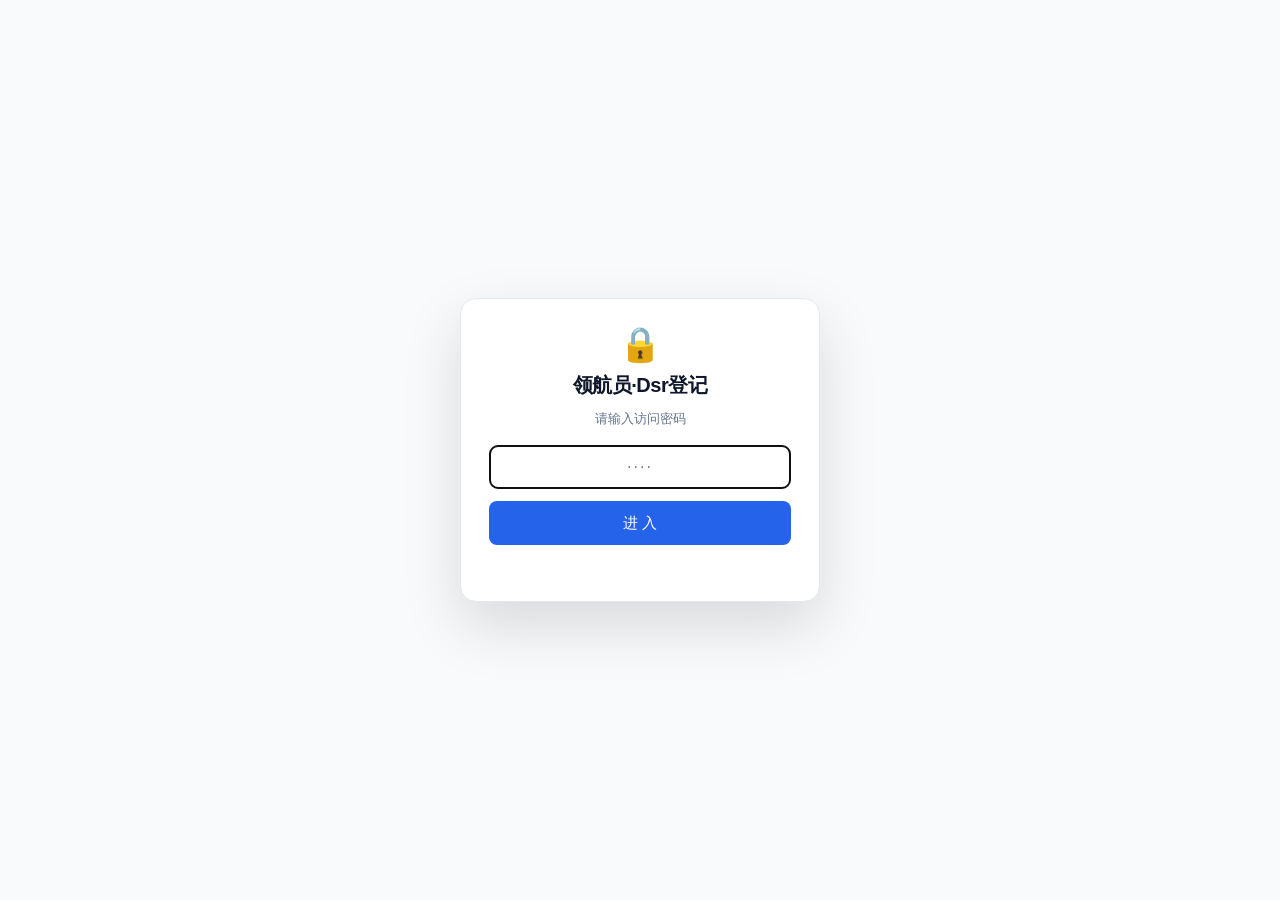
<file: linghangyuan/index.html>
<!DOCTYPE html>
<html lang="zh-CN"><head><meta charset="utf-8">
<meta name="viewport" content="width=device-width,initial-scale=1">
<title>领航员看板 · 蒙倩</title>
<style>
*{box-sizing:border-box;margin:0;padding:0}
body{font:15px/1.65 -apple-system,BlinkMacSystemFont,"Microsoft YaHei",sans-serif;
     background:#f8fafc;color:#0f172a;padding:22px}
.wrap{max-width:1440px;margin:0 auto}
h1{font-size:27px;font-weight:800;letter-spacing:-.5px}
.sub{color:#64748b;font-size:13px;margin:6px 0 20px}
.kpis{display:grid;grid-template-columns:repeat(auto-fit,minmax(190px,1fr));gap:12px;margin-bottom:20px}
.kpi{background:#fff;border:1px solid #e2e8f0;border-radius:14px;padding:15px 17px}
.kpi .k{font-size:12.5px;color:#64748b;margin-bottom:7px}
.kpi .v{font-size:30px;font-weight:800;line-height:1.1}
.kpi .n{font-size:12px;color:#94a3b8;margin-top:5px}
.card{background:#fff;border:1px solid #e2e8f0;border-radius:14px;padding:18px 20px;margin-bottom:18px}
.card h2{font-size:16px;font-weight:700;margin-bottom:12px;display:flex;align-items:center;gap:8px;cursor:pointer;user-select:none}
.card h2::after{content:"▾";margin-left:auto;font-size:13px;color:#94a3b8;transition:transform .15s}
.card.collapsed h2::after{transform:rotate(-90deg)}
.card.collapsed h2{margin-bottom:0}
.card.collapsed > *:not(h2){display:none!important}
.advbox{display:none}
.advbox.on{display:block}
.rule{background:#eff6ff;border:1px solid #bfdbfe;border-radius:12px;padding:14px 18px;margin-bottom:20px;font-size:14px}
.rule b{color:#1d4ed8}
.tabs{display:flex;gap:8px;margin-bottom:16px;flex-wrap:wrap}
.tabs-wrap{display:flex;align-items:center;gap:10px;flex-wrap:wrap;margin:0 0 18px;
           padding:12px 16px;background:#fff;border:1px solid #e2e8f0;border-radius:14px}
.tabs-wrap .tl{font-size:12.5px;color:#64748b;font-weight:700;margin-right:2px}
.tsblock{display:none}.tsblock.on{display:block}
.tab{padding:9px 20px;border-radius:10px;border:1px solid #cbd5e1;background:#fff;cursor:pointer;
     font-size:14.5px;font-weight:600;color:#475569}
.tab.on{background:#2563eb;color:#fff;border-color:#2563eb}
.panel{display:none}.panel.on{display:block}
.bar{display:grid;grid-template-columns:210px 76px 1fr;gap:10px;align-items:center;
     padding:4px 0;font-size:13.5px}
.bar .nm{overflow:hidden;text-overflow:ellipsis;white-space:nowrap;color:#334155}
.bar .vl{text-align:right;font-weight:700;font-variant-numeric:tabular-nums}
.bar .tr{height:16px;background:#f1f5f9;border-radius:5px;overflow:hidden;position:relative}
.bar .fl{height:100%;border-radius:5px}
.bar .tick{position:absolute;left:60%;top:-2px;bottom:-2px;width:2px;background:#0f172a;opacity:.45}
table{width:100%;border-collapse:collapse;font-size:13.5px}
thead th{position:sticky;top:0;background:#f1f5f9;z-index:2;text-align:left;padding:10px 9px;
         font-weight:700;color:#334155;border-bottom:2px solid #cbd5e1;white-space:nowrap}
tbody td{padding:9px;border-bottom:1px solid #eef2f7}
tbody tr:hover{background:#f8fafc}
.pill{display:inline-block;padding:2px 9px;border-radius:20px;font-size:12px;font-weight:700;white-space:nowrap}
.ok{background:#dcfce7;color:#15803d}.ot{background:#fee2e2;color:#b91c1c}
.pass{background:#fef3c7;color:#b45309}.miss{background:#f1f5f9;color:#64748b}
.bad{background:#fee2e2;color:#b91c1c}
.filters{display:flex;gap:8px;margin:2px 0 10px}
.fb{padding:5px 15px;border-radius:8px;border:1px solid #cbd5e1;background:#fff;cursor:pointer;
    font-size:13px;color:#475569;font-weight:600}
.fb.on{background:#2563eb;color:#fff;border-color:#2563eb}
.cost{display:grid;grid-template-columns:repeat(auto-fit,minmax(210px,1fr));gap:12px;margin-bottom:14px}
table.sortable th[data-col]{cursor:pointer;user-select:none}
table.sortable th[data-col]:hover{background:#e2e8f0}
table.sortable th[data-col]::after{content:"⇅";margin-left:6px;font-size:11px;color:#94a3b8}
table.sortable th[data-col].asc::after{content:"▲";color:#2563eb}
table.sortable th[data-col].desc::after{content:"▼";color:#2563eb}
#ttip{position:fixed;z-index:9999;display:none;background:#0f172a;color:#fff;font-size:12.5px;
      padding:6px 10px;border-radius:7px;pointer-events:none;white-space:nowrap;
      box-shadow:0 8px 22px rgba(15,23,42,.28);font-variant-numeric:tabular-nums}
.sum{background:#f8fafc;border-left:3px solid #2563eb;padding:12px 16px;border-radius:0 10px 10px 0;
     font-size:14px;margin-top:14px;line-height:1.9}
.sum em{font-style:normal;font-weight:700;color:#1d4ed8}
.scroll{max-height:640px;overflow:auto;border:1px solid #e2e8f0;border-radius:12px}
.two{display:grid;grid-template-columns:1fr 1fr;gap:18px}
.cols{display:flex;align-items:flex-end;gap:6px;height:252px;padding:6px 4px 0;border-bottom:1px solid #cbd5e1;overflow-x:auto}
.col{flex:1 0 36px;display:flex;flex-direction:column;justify-content:flex-end;align-items:center;height:100%}
.col .cv{font-size:11px;font-weight:700;margin-bottom:3px;white-space:nowrap}
.col .cb{width:78%;border-radius:4px 4px 0 0;min-height:3px}
.col .cl{font-size:10.5px;color:#64748b;writing-mode:vertical-rl;height:78px;margin-top:5px;white-space:nowrap}
.trend{display:none}
.sgrid{display:grid;grid-template-columns:repeat(2,minmax(0,1fr));gap:10px 18px}
@media(max-width:1080px){.sgrid{grid-template-columns:1fr}}
.scard{border:1px solid #e2e8f0;border-radius:10px;padding:9px 12px 7px;background:#fff}
.scard .sh{display:flex;justify-content:space-between;align-items:baseline;gap:8px;font-size:13px}
.scard .sh b{font-weight:600;color:#334155;overflow:hidden;text-overflow:ellipsis;white-space:nowrap}
.scard .sh .sv{font-weight:700;font-variant-numeric:tabular-nums;white-space:nowrap}
.scard .sf{display:flex;justify-content:space-between;font-size:11.5px;color:#94a3b8;margin-top:2px}
.spk{position:relative;width:100%;height:72px;margin:5px 0 2px}
.spk svg{width:100%;height:72px;display:block}
.spk .pt{position:absolute;width:7px;height:7px;border-radius:50%;transform:translate(-50%,-50%);
         border:1.5px solid #fff;box-shadow:0 0 0 1px rgba(15,23,42,.12);cursor:crosshair;transition:width .1s,height .1s}
.spk .pt:hover{width:12px;height:12px;z-index:6;box-shadow:0 0 0 2px rgba(37,99,235,.35)}
.spk .nodata{color:#94a3b8;font-size:12px;line-height:46px}
.ad{display:block;font-size:13px;color:#475569;line-height:1.7}
.ad.w{color:#b45309}
.adv{background:#fffbeb;border-left:3px solid #f59e0b;padding:12px 16px;border-radius:0 10px 10px 0;
     margin-top:12px;font-size:13.5px;line-height:1.95}
.adv b{color:#b45309}
.legend{font-size:12px;color:#94a3b8;margin-top:8px}
@media(max-width:900px){.two{grid-template-columns:1fr}.bar{grid-template-columns:130px 66px 1fr}}
</style></head><body>
<style>
#gate{position:fixed;inset:0;z-index:9999;background:#f8fafc;display:flex;align-items:center;justify-content:center;padding:20px}
#gate .gatebox{width:min(360px,100%);background:#fff;border:1px solid #e2e8f0;border-radius:16px;padding:28px;text-align:center;box-shadow:0 24px 60px #0002}
#gate .gl{font-size:34px;line-height:1;margin-bottom:8px}
#gate h1{font-size:20px;margin:0 0 6px;color:#0f172a}
#gate p{color:#64748b;font-size:13px;margin:0 0 16px}
#gate input{width:100%;height:44px;border-radius:8px;border:1px solid #cbd5e1;background:#fff;color:#0f172a;text-align:center;font-size:16px;letter-spacing:2px;box-sizing:border-box}
#gate button{width:100%;height:44px;margin-top:12px;border:0;border-radius:8px;background:#2563eb;color:#fff;font-size:15px;cursor:pointer}
#gate #pwerr{color:#ef4444;font-size:13px;min-height:20px;margin-top:8px}
</style>
<div id="gate">
  <div class="gatebox">
    <div class="gl">🔒</div>
    <h1>领航员·Dsr登记</h1>
    <p>请输入访问密码</p>
    <input type="password" id="pw" inputmode="numeric" autocomplete="off" placeholder="····">
    <button id="pwb">进 入</button>
    <div id="pwerr"></div>
  </div>
</div>
<script>
(function(){
  var KEY='shiyi-linghangyuan-ok', HASH='3df6b6d10927ad854ec04078f5daddd50a340a6eb2053101cb34a35c4d0fb1e7';
  var gate=document.getElementById('gate'), pw=document.getElementById('pw'),
      btn=document.getElementById('pwb'), err=document.getElementById('pwerr');
  if(!gate) return;
  try{ if(sessionStorage.getItem(KEY)==='1'){ gate.style.display='none'; return; } }catch(e){}
  function sha(t){
    return crypto.subtle.digest('SHA-256', new TextEncoder().encode(t)).then(function(b){
      return Array.prototype.map.call(new Uint8Array(b), function(x){
        return ('00'+x.toString(16)).slice(-2); }).join('');
    });
  }
  function go(){
    var v=(pw.value||'').trim();
    if(!v){ err.textContent='请输入密码'; return; }
    sha(v).then(function(h){
      if(h===HASH){ try{sessionStorage.setItem(KEY,'1')}catch(e){} gate.style.display='none'; }
      else { err.textContent='密码不对'; pw.value=''; pw.focus(); }
    });
  }
  btn.onclick=go;
  pw.onkeydown=function(e){ if(e.key==='Enter') go(); };
  pw.focus();
})();
</script>
<div class="wrap">
<h1>📋 领航员·Dsr登记</h1><p class="sub">最新数据日 <b>2026-10-06</b> ｜ 生成 2026-10-10 15:55 ｜ 覆盖 2025-09-01 ~ 2026-10-06（401 天）｜ 领航分（综合分）达标情况与评价有礼花费</p>
<div class="tabs-wrap"><span class="tl">统计时段</span><div class="tab on" data-s="0">当天</div><div class="tab" data-s="1">近7天</div><div class="tab" data-s="2">近15天</div><div class="tab" data-s="3">近30天</div><div class="tab" data-s="4">当月</div></div>
<div class="kpis"><div class="tsblock on" data-ts="0"><div class="kpis"><div class="kpi"><div class="k">达标店铺（综合分 ≥60%）</div><div class="v">7 / 22</div><div class="n">按最新数据日 2026-10-06</div></div><div class="kpi"><div class="k">平均综合分</div><div class="v">60.1%</div><div class="n">本时段有数据的 22 家店简单平均</div></div><div class="kpi"><div class="k">达标率</div><div class="v">32%</div><div class="n">达标 7 家 / 有数据 22 家</div></div><div class="kpi"><div class="k">评价有礼花费</div><div class="v">¥1,708</div><div class="n">本时段各店合计</div></div></div></div><div class="tsblock" data-ts="1"><div class="kpis"><div class="kpi"><div class="k">达标店铺（综合分 ≥60%）</div><div class="v">6 / 22</div><div class="n">09-30 ~ 10-06</div></div><div class="kpi"><div class="k">平均综合分</div><div class="v">59.6%</div><div class="n">本时段有数据的 22 家店简单平均</div></div><div class="kpi"><div class="k">达标率</div><div class="v">27%</div><div class="n">达标 6 家 / 有数据 22 家</div></div><div class="kpi"><div class="k">评价有礼花费</div><div class="v">¥11,036</div><div class="n">本时段各店合计</div></div></div></div><div class="tsblock" data-ts="2"><div class="kpis"><div class="kpi"><div class="k">达标店铺（综合分 ≥60%）</div><div class="v">7 / 22</div><div class="n">09-22 ~ 10-06</div></div><div class="kpi"><div class="k">平均综合分</div><div class="v">59.1%</div><div class="n">本时段有数据的 22 家店简单平均</div></div><div class="kpi"><div class="k">达标率</div><div class="v">32%</div><div class="n">达标 7 家 / 有数据 22 家</div></div><div class="kpi"><div class="k">评价有礼花费</div><div class="v">¥21,872</div><div class="n">本时段各店合计</div></div></div></div><div class="tsblock" data-ts="3"><div class="kpis"><div class="kpi"><div class="k">达标店铺（综合分 ≥60%）</div><div class="v">7 / 22</div><div class="n">09-07 ~ 10-06</div></div><div class="kpi"><div class="k">平均综合分</div><div class="v">59.1%</div><div class="n">本时段有数据的 22 家店简单平均</div></div><div class="kpi"><div class="k">达标率</div><div class="v">32%</div><div class="n">达标 7 家 / 有数据 22 家</div></div><div class="kpi"><div class="k">评价有礼花费</div><div class="v">¥38,559</div><div class="n">本时段各店合计</div></div></div></div><div class="tsblock" data-ts="4"><div class="kpis"><div class="kpi"><div class="k">达标店铺（综合分 ≥60%）</div><div class="v">6 / 22</div><div class="n">10-01 ~ 10-06</div></div><div class="kpi"><div class="k">平均综合分</div><div class="v">59.7%</div><div class="n">本时段有数据的 22 家店简单平均</div></div><div class="kpi"><div class="k">达标率</div><div class="v">27%</div><div class="n">达标 6 家 / 有数据 22 家</div></div><div class="kpi"><div class="k">评价有礼花费</div><div class="v">¥9,657</div><div class="n">本时段各店合计</div></div></div></div></div>
<div class="card" id="ruleCard"><h2>🎯 目标线与优化建议</h2><div class="rule">🎯 <b>目标线：领航员综合分行业排名 ≥ 60% 为合格</b>。本看板用于阅览各店领航分（综合分）达标情况与「评价有礼」花费。<br>说明：综合分是 0~100% 的百分位数值，<b>数值越大越好</b>；个人店（植萃草本染发坊／青丝堂／MQ染发直营店）不在统计范围内。</div><div class="advbox on" data-ts="0"><div class="adv"><b>💡 优化建议</b><br>· <b>蒙倩美发官方旗舰店</b>（59.0%）：低位横盘（距线 1.0pt）—— 需要专项动作，光等不会涨<br>· <b>蒙倩美容护肤官方旗舰店</b>（59.0%）：低位横盘（距线 1.0pt）—— 需要专项动作，光等不会涨<br>· <b>蒙倩美妆旗舰店</b>（57.0%）：低位横盘（距线 3.0pt）—— 需要专项动作，光等不会涨<br>· <b>蒙倩染发旗舰店</b>（57.0%）：低位横盘（距线 3.0pt）—— 需要专项动作，光等不会涨<br>· <b>蒙倩美发旗舰店</b>（57.0%）：低位横盘（距线 3.0pt）—— 需要专项动作，光等不会涨<br>· <b>蒙倩化妆品官方旗舰店</b>（56.0%）：回升（+2.0pt，距线 4.0pt）—— 动作有效，继续<br>· <b>蒙倩洗护官方旗舰店</b>（55.0%）：低位横盘（距线 5.0pt）—— 需要专项动作，光等不会涨<br>· <b>蒙倩美容美发官方旗舰店</b>（55.0%）：低位横盘（距线 5.0pt）—— 需要专项动作，光等不会涨<br>· 其余未达标店铺同理，按缺口大小排优先级</div></div><div class="advbox" data-ts="1"><div class="adv"><b>💡 优化建议</b>（本时段，按缺口从小到大）<br>· <b>蒙倩彩妆官方旗舰店</b>（45.3%）：低位横盘（距线 14.7pt）—— 需要专项动作，光等不会涨<br>· <b>蒙倩旗舰店</b>（45.7%）：低位横盘（距线 14.3pt）—— 需要专项动作，光等不会涨<br>· <b>蒙倩精油官方旗舰店</b>（46.3%）：回升（+5.6pt，距线 13.7pt）—— 动作有效，继续<br>· <b>蒙倩药妆官方旗舰店</b>（51.0%）：低位横盘（距线 9.0pt）—— 需要专项动作，光等不会涨<br>· <b>蒙倩美发护发官方旗舰店</b>（51.3%）：低位横盘（距线 8.7pt）—— 需要专项动作，光等不会涨<br>· <b>蒙倩化妆品官方旗舰店</b>（51.7%）：回升（+3.7pt，距线 8.3pt）—— 动作有效，继续<br>· <b>蒙倩护发旗舰店</b>（52.1%）：回升（+4.3pt，距线 7.9pt）—— 动作有效，继续<br>· <b>蒙倩洗护官方旗舰店</b>（53.3%）：回升（+2.8pt，距线 6.7pt）—— 动作有效，继续</div></div><div class="advbox" data-ts="2"><div class="adv"><b>💡 优化建议</b>（本时段，按缺口从小到大）<br>· <b>蒙倩精油官方旗舰店</b>（43.7%）：低于目标线 16.3pt —— 定位 DSR 哪项拖后腿（商品评价／服务态度／物流）<br>· <b>蒙倩彩妆官方旗舰店</b>（44.5%）：低于目标线 15.5pt —— 定位 DSR 哪项拖后腿（商品评价／服务态度／物流）<br>· <b>蒙倩旗舰店</b>（45.9%）：低于目标线 14.1pt —— 定位 DSR 哪项拖后腿（商品评价／服务态度／物流）<br>· <b>蒙倩化妆品官方旗舰店</b>（50.0%）：低于目标线 10.0pt —— 定位 DSR 哪项拖后腿（商品评价／服务态度／物流）<br>· <b>蒙倩护发旗舰店</b>（50.2%）：低于目标线 9.8pt —— 定位 DSR 哪项拖后腿（商品评价／服务态度／物流）<br>· <b>蒙倩美发护发官方旗舰店</b>（50.5%）：低于目标线 9.5pt —— 定位 DSR 哪项拖后腿（商品评价／服务态度／物流）<br>· <b>蒙倩药妆官方旗舰店</b>（51.8%）：低于目标线 8.2pt —— 定位 DSR 哪项拖后腿（商品评价／服务态度／物流）<br>· <b>蒙倩洗护官方旗舰店</b>（52.0%）：低于目标线 8.0pt —— 定位 DSR 哪项拖后腿（商品评价／服务态度／物流）</div></div><div class="advbox" data-ts="3"><div class="adv"><b>💡 优化建议</b>（本时段，按缺口从小到大）<br>· <b>蒙倩精油官方旗舰店</b>（43.7%）：低于目标线 16.3pt —— 定位 DSR 哪项拖后腿（商品评价／服务态度／物流）<br>· <b>蒙倩彩妆官方旗舰店</b>（44.5%）：低于目标线 15.5pt —— 定位 DSR 哪项拖后腿（商品评价／服务态度／物流）<br>· <b>蒙倩旗舰店</b>（45.9%）：低于目标线 14.1pt —— 定位 DSR 哪项拖后腿（商品评价／服务态度／物流）<br>· <b>蒙倩化妆品官方旗舰店</b>（50.0%）：低于目标线 10.0pt —— 定位 DSR 哪项拖后腿（商品评价／服务态度／物流）<br>· <b>蒙倩护发旗舰店</b>（50.2%）：低于目标线 9.8pt —— 定位 DSR 哪项拖后腿（商品评价／服务态度／物流）<br>· <b>蒙倩美发护发官方旗舰店</b>（50.5%）：低于目标线 9.5pt —— 定位 DSR 哪项拖后腿（商品评价／服务态度／物流）<br>· <b>蒙倩药妆官方旗舰店</b>（51.8%）：低于目标线 8.2pt —— 定位 DSR 哪项拖后腿（商品评价／服务态度／物流）<br>· <b>蒙倩洗护官方旗舰店</b>（52.0%）：低于目标线 8.0pt —— 定位 DSR 哪项拖后腿（商品评价／服务态度／物流）</div></div><div class="advbox" data-ts="4"><div class="adv"><b>💡 优化建议</b>（本时段，按缺口从小到大）<br>· <b>蒙倩彩妆官方旗舰店</b>（45.5%）：低位横盘（距线 14.5pt）—— 需要专项动作，光等不会涨<br>· <b>蒙倩旗舰店</b>（45.7%）：低位横盘（距线 14.3pt）—— 需要专项动作，光等不会涨<br>· <b>蒙倩精油官方旗舰店</b>（47.0%）：回升（+6.1pt，距线 13.0pt）—— 动作有效，继续<br>· <b>蒙倩药妆官方旗舰店</b>（51.0%）：低位横盘（距线 9.0pt）—— 需要专项动作，光等不会涨<br>· <b>蒙倩美发护发官方旗舰店</b>（51.3%）：低位横盘（距线 8.7pt）—— 需要专项动作，光等不会涨<br>· <b>蒙倩化妆品官方旗舰店</b>（52.3%）：回升（+4.3pt，距线 7.7pt）—— 动作有效，继续<br>· <b>蒙倩护发旗舰店</b>（52.3%）：回升（+4.0pt，距线 7.7pt）—— 动作有效，继续<br>· <b>蒙倩洗护官方旗舰店</b>（53.8%）：回升（+3.4pt，距线 6.2pt）—— 动作有效，继续</div></div></div>
<div class="card"><h2>📈 时间段趋势与总结</h2><div class="panel on" data-ts="0" id="p-0"><div style="margin-bottom:12px;font-size:14px;color:#475569">数据日 <b>2026-10-06</b>　按综合分从高到低排列　虚线为 <b>60%</b> 合格线</div><div class="filters"><button class="fb on" data-f="all">全部</button><button class="fb" data-f="ok">达标</button><button class="fb" data-f="bad">不达标</button></div><div class="cols"><div class="col" data-ok="1" title="蒙倩美妆洗护官方旗舰店 93.0%"><div class="cv" style="color:#16a34a">93.0%</div><div class="cb" style="height:100.0%;background:#16a34a"></div><div class="cl">蒙倩美妆洗护官方旗舰店</div></div><div class="col" data-ok="1" title="蒙倩美发护发旗舰店 79.0%"><div class="cv" style="color:#16a34a">79.0%</div><div class="cb" style="height:84.9%;background:#16a34a"></div><div class="cl">蒙倩美发护发旗舰店</div></div><div class="col" data-ok="1" title="蒙倩个人护理官方旗舰店 76.0%"><div class="cv" style="color:#16a34a">76.0%</div><div class="cb" style="height:81.7%;background:#16a34a"></div><div class="cl">蒙倩个人护理官方旗舰店</div></div><div class="col" data-ok="1" title="蒙倩护发官方旗舰店 74.0%"><div class="cv" style="color:#16a34a">74.0%</div><div class="cb" style="height:79.6%;background:#16a34a"></div><div class="cl">蒙倩护发官方旗舰店</div></div><div class="col" data-ok="1" title="蒙倩个护官方旗舰店 66.0%"><div class="cv" style="color:#16a34a">66.0%</div><div class="cb" style="height:71.0%;background:#16a34a"></div><div class="cl">蒙倩个护官方旗舰店</div></div><div class="col" data-ok="1" title="蒙倩官方旗舰店 64.0%"><div class="cv" style="color:#16a34a">64.0%</div><div class="cb" style="height:68.8%;background:#16a34a"></div><div class="cl">蒙倩官方旗舰店</div></div><div class="col" data-ok="1" title="蒙倩染发官方旗舰店 60.0%"><div class="cv" style="color:#16a34a">60.0%</div><div class="cb" style="height:64.5%;background:#16a34a"></div><div class="cl">蒙倩染发官方旗舰店</div></div><div class="col" data-ok="0" title="蒙倩美发官方旗舰店 59.0%"><div class="cv" style="color:#d97706">59.0%</div><div class="cb" style="height:63.4%;background:#d97706"></div><div class="cl">蒙倩美发官方旗舰店</div></div><div class="col" data-ok="0" title="蒙倩美容护肤官方旗舰店 59.0%"><div class="cv" style="color:#d97706">59.0%</div><div class="cb" style="height:63.4%;background:#d97706"></div><div class="cl">蒙倩美容护肤官方旗舰店</div></div><div class="col" data-ok="0" title="蒙倩美妆旗舰店 57.0%"><div class="cv" style="color:#d97706">57.0%</div><div class="cb" style="height:61.3%;background:#d97706"></div><div class="cl">蒙倩美妆旗舰店</div></div><div class="col" data-ok="0" title="蒙倩染发旗舰店 57.0%"><div class="cv" style="color:#d97706">57.0%</div><div class="cb" style="height:61.3%;background:#d97706"></div><div class="cl">蒙倩染发旗舰店</div></div><div class="col" data-ok="0" title="蒙倩美发旗舰店 57.0%"><div class="cv" style="color:#d97706">57.0%</div><div class="cb" style="height:61.3%;background:#d97706"></div><div class="cl">蒙倩美发旗舰店</div></div><div class="col" data-ok="0" title="蒙倩化妆品官方旗舰店 56.0%"><div class="cv" style="color:#d97706">56.0%</div><div class="cb" style="height:60.2%;background:#d97706"></div><div class="cl">蒙倩化妆品官方旗舰店</div></div><div class="col" data-ok="0" title="蒙倩洗护官方旗舰店 55.0%"><div class="cv" style="color:#d97706">55.0%</div><div class="cb" style="height:59.1%;background:#d97706"></div><div class="cl">蒙倩洗护官方旗舰店</div></div><div class="col" data-ok="0" title="蒙倩美容美发官方旗舰店 55.0%"><div class="cv" style="color:#d97706">55.0%</div><div class="cb" style="height:59.1%;background:#d97706"></div><div class="cl">蒙倩美容美发官方旗舰店</div></div><div class="col" data-ok="0" title="蒙倩造型官方旗舰店 54.0%"><div class="cv" style="color:#d97706">54.0%</div><div class="cb" style="height:58.1%;background:#d97706"></div><div class="cl">蒙倩造型官方旗舰店</div></div><div class="col" data-ok="0" title="蒙倩护发旗舰店 54.0%"><div class="cv" style="color:#d97706">54.0%</div><div class="cb" style="height:58.1%;background:#d97706"></div><div class="cl">蒙倩护发旗舰店</div></div><div class="col" data-ok="0" title="蒙倩美发护发官方旗舰店 53.0%"><div class="cv" style="color:#d97706">53.0%</div><div class="cb" style="height:57.0%;background:#d97706"></div><div class="cl">蒙倩美发护发官方旗舰店</div></div><div class="col" data-ok="0" title="蒙倩药妆官方旗舰店 52.0%"><div class="cv" style="color:#d97706">52.0%</div><div class="cb" style="height:55.9%;background:#d97706"></div><div class="cl">蒙倩药妆官方旗舰店</div></div><div class="col" data-ok="0" title="蒙倩精油官方旗舰店 49.0%"><div class="cv" style="color:#d97706">49.0%</div><div class="cb" style="height:52.7%;background:#d97706"></div><div class="cl">蒙倩精油官方旗舰店</div></div><div class="col" data-ok="0" title="蒙倩旗舰店 47.0%"><div class="cv" style="color:#dc2626">47.0%</div><div class="cb" style="height:50.5%;background:#dc2626"></div><div class="cl">蒙倩旗舰店</div></div><div class="col" data-ok="0" title="蒙倩彩妆官方旗舰店 46.0%"><div class="cv" style="color:#dc2626">46.0%</div><div class="cb" style="height:49.5%;background:#dc2626"></div><div class="cl">蒙倩彩妆官方旗舰店</div></div></div><div class="sum">当日 22 家店有数据，平均综合分 <em>60.1%</em>，达标 <em>7</em> 家（达标率 <em>32%</em>），未达标 <em>15</em> 家。</div><div class="adv"><b>💡 优化建议</b><br>· <b>蒙倩美发官方旗舰店</b>（59.0%）：低位横盘（距线 1.0pt）—— 需要专项动作，光等不会涨<br>· <b>蒙倩美容护肤官方旗舰店</b>（59.0%）：低位横盘（距线 1.0pt）—— 需要专项动作，光等不会涨<br>· <b>蒙倩美妆旗舰店</b>（57.0%）：低位横盘（距线 3.0pt）—— 需要专项动作，光等不会涨<br>· <b>蒙倩染发旗舰店</b>（57.0%）：低位横盘（距线 3.0pt）—— 需要专项动作，光等不会涨<br>· <b>蒙倩美发旗舰店</b>（57.0%）：低位横盘（距线 3.0pt）—— 需要专项动作，光等不会涨<br>· <b>蒙倩化妆品官方旗舰店</b>（56.0%）：回升（+2.0pt，距线 4.0pt）—— 动作有效，继续<br>· <b>蒙倩洗护官方旗舰店</b>（55.0%）：低位横盘（距线 5.0pt）—— 需要专项动作，光等不会涨<br>· <b>蒙倩美容美发官方旗舰店</b>（55.0%）：低位横盘（距线 5.0pt）—— 需要专项动作，光等不会涨<br>· 其余未达标店铺同理，按缺口大小排优先级</div></div><div class="panel" data-ts="1" id="p-1"><div style="margin-bottom:10px;font-size:14px;color:#475569">2026-09-30 ~ 2026-10-06　最新 <b style="color:#16a34a">60.1%</b>（10/06）　达标 <b>7</b>/22 家</div><div style="margin-bottom:8px;font-size:12.5px;color:#94a3b8">每店趋势（虚线=60% 合格线；鼠标移到节点上显示日期与数值）</div><div class="filters"><button class="fb on" data-f="all">全部</button><button class="fb" data-f="ok">达标</button><button class="fb" data-f="bad">不达标</button></div><div class="sgrid"><div class="scard" data-ok="0"><div class="sh"><b>蒙倩化妆品官方旗舰店</b><span class="sv" style="color:#d97706">56.0%</span></div><div class="spk"><svg viewBox="0 0 500 72" preserveAspectRatio="none"><line x1="0" y1="-30.0" x2="500" y2="-30.0" stroke="#0f172a" stroke-opacity=".28" stroke-dasharray="3 3"/><polyline points="2.0,69.0 84.7,69.0 167.3,52.5 250.0,36.0 332.7,19.5 415.3,19.5 498.0,3.0" fill="none" stroke="#d97706" stroke-width="2"/></svg><i class="pt" style="left:0.40%;top:95.83%;background:#d97706" data-tip="2026-09-30 ｜ 48.0%"></i><i class="pt" style="left:16.93%;top:95.83%;background:#d97706" data-tip="2026-10-01 ｜ 48.0%"></i><i class="pt" style="left:33.47%;top:72.92%;background:#d97706" data-tip="2026-10-02 ｜ 50.0%"></i><i class="pt" style="left:50.00%;top:50.00%;background:#d97706" data-tip="2026-10-03 ｜ 52.0%"></i><i class="pt" style="left:66.53%;top:27.08%;background:#d97706" data-tip="2026-10-04 ｜ 54.0%"></i><i class="pt" style="left:83.07%;top:27.08%;background:#d97706" data-tip="2026-10-05 ｜ 54.0%"></i><i class="pt" style="left:99.60%;top:4.17%;background:#d97706" data-tip="2026-10-06 ｜ 56.0%"></i></div><div class="sf"><span>09-30 ~ 10-06（7 天）</span><span style="color:#16a34a">+8.0pt</span></div></div><div class="scard" data-ok="0"><div class="sh"><b>蒙倩精油官方旗舰店</b><span class="sv" style="color:#d97706">49.0%</span></div><div class="spk"><svg viewBox="0 0 500 72" preserveAspectRatio="none"><line x1="0" y1="-100.7" x2="500" y2="-100.7" stroke="#0f172a" stroke-opacity=".28" stroke-dasharray="3 3"/><polyline points="2.0,69.0 84.7,59.6 167.3,40.7 250.0,12.4 332.7,12.4 415.3,3.0 498.0,3.0" fill="none" stroke="#d97706" stroke-width="2"/></svg><i class="pt" style="left:0.40%;top:95.83%;background:#d97706" data-tip="2026-09-30 ｜ 42.0%"></i><i class="pt" style="left:16.93%;top:82.74%;background:#d97706" data-tip="2026-10-01 ｜ 43.0%"></i><i class="pt" style="left:33.47%;top:56.55%;background:#d97706" data-tip="2026-10-02 ｜ 45.0%"></i><i class="pt" style="left:50.00%;top:17.26%;background:#d97706" data-tip="2026-10-03 ｜ 48.0%"></i><i class="pt" style="left:66.53%;top:17.26%;background:#d97706" data-tip="2026-10-04 ｜ 48.0%"></i><i class="pt" style="left:83.07%;top:4.17%;background:#d97706" data-tip="2026-10-05 ｜ 49.0%"></i><i class="pt" style="left:99.60%;top:4.17%;background:#d97706" data-tip="2026-10-06 ｜ 49.0%"></i></div><div class="sf"><span>09-30 ~ 10-06（7 天）</span><span style="color:#16a34a">+7.0pt</span></div></div><div class="scard" data-ok="0"><div class="sh"><b>蒙倩美发护发官方旗舰店</b><span class="sv" style="color:#d97706">53.0%</span></div><div class="spk"><svg viewBox="0 0 500 72" preserveAspectRatio="none"><line x1="0" y1="-228.0" x2="500" y2="-228.0" stroke="#0f172a" stroke-opacity=".28" stroke-dasharray="3 3"/><polyline points="2.0,69.0 84.7,69.0 167.3,69.0 250.0,69.0 332.7,69.0 415.3,69.0 498.0,3.0" fill="none" stroke="#d97706" stroke-width="2"/></svg><i class="pt" style="left:0.40%;top:95.83%;background:#d97706" data-tip="2026-09-30 ｜ 51.0%"></i><i class="pt" style="left:16.93%;top:95.83%;background:#d97706" data-tip="2026-10-01 ｜ 51.0%"></i><i class="pt" style="left:33.47%;top:95.83%;background:#d97706" data-tip="2026-10-02 ｜ 51.0%"></i><i class="pt" style="left:50.00%;top:95.83%;background:#d97706" data-tip="2026-10-03 ｜ 51.0%"></i><i class="pt" style="left:66.53%;top:95.83%;background:#d97706" data-tip="2026-10-04 ｜ 51.0%"></i><i class="pt" style="left:83.07%;top:95.83%;background:#d97706" data-tip="2026-10-05 ｜ 51.0%"></i><i class="pt" style="left:99.60%;top:4.17%;background:#d97706" data-tip="2026-10-06 ｜ 53.0%"></i></div><div class="sf"><span>09-30 ~ 10-06（7 天）</span><span style="color:#16a34a">+2.0pt</span></div></div><div class="scard" data-ok="0"><div class="sh"><b>蒙倩美妆旗舰店</b><span class="sv" style="color:#d97706">57.0%</span></div><div class="spk"><svg viewBox="0 0 500 72" preserveAspectRatio="none"><line x1="0" y1="-96.0" x2="500" y2="-96.0" stroke="#0f172a" stroke-opacity=".28" stroke-dasharray="3 3"/><polyline points="2.0,36.0 84.7,69.0 167.3,69.0 250.0,69.0 332.7,36.0 415.3,3.0 498.0,3.0" fill="none" stroke="#d97706" stroke-width="2"/></svg><i class="pt" style="left:0.40%;top:50.00%;background:#d97706" data-tip="2026-09-30 ｜ 56.0%"></i><i class="pt" style="left:16.93%;top:95.83%;background:#d97706" data-tip="2026-10-01 ｜ 55.0%"></i><i class="pt" style="left:33.47%;top:95.83%;background:#d97706" data-tip="2026-10-02 ｜ 55.0%"></i><i class="pt" style="left:50.00%;top:95.83%;background:#d97706" data-tip="2026-10-03 ｜ 55.0%"></i><i class="pt" style="left:66.53%;top:50.00%;background:#d97706" data-tip="2026-10-04 ｜ 56.0%"></i><i class="pt" style="left:83.07%;top:4.17%;background:#d97706" data-tip="2026-10-05 ｜ 57.0%"></i><i class="pt" style="left:99.60%;top:4.17%;background:#d97706" data-tip="2026-10-06 ｜ 57.0%"></i></div><div class="sf"><span>09-30 ~ 10-06（7 天）</span><span style="color:#16a34a">+1.0pt</span></div></div><div class="scard" data-ok="1"><div class="sh"><b>蒙倩美发护发旗舰店</b><span class="sv" style="color:#16a34a">79.0%</span></div><div class="spk"><svg viewBox="0 0 500 72" preserveAspectRatio="none"><line x1="0" y1="69.0" x2="500" y2="69.0" stroke="#0f172a" stroke-opacity=".28" stroke-dasharray="3 3"/><polyline points="2.0,18.9 84.7,16.7 167.3,9.8 250.0,7.6 332.7,3.0 415.3,3.0 498.0,25.8" fill="none" stroke="#16a34a" stroke-width="2"/></svg><i class="pt" style="left:0.40%;top:26.29%;background:#16a34a" data-tip="2026-09-30 ｜ 82.0%"></i><i class="pt" style="left:16.93%;top:23.13%;background:#16a34a" data-tip="2026-10-01 ｜ 83.0%"></i><i class="pt" style="left:33.47%;top:13.65%;background:#16a34a" data-tip="2026-10-02 ｜ 86.0%"></i><i class="pt" style="left:50.00%;top:10.49%;background:#16a34a" data-tip="2026-10-03 ｜ 87.0%"></i><i class="pt" style="left:66.53%;top:4.17%;background:#16a34a" data-tip="2026-10-04 ｜ 89.0%"></i><i class="pt" style="left:83.07%;top:4.17%;background:#16a34a" data-tip="2026-10-05 ｜ 89.0%"></i><i class="pt" style="left:99.60%;top:35.78%;background:#16a34a" data-tip="2026-10-06 ｜ 79.0%"></i></div><div class="sf"><span>09-30 ~ 10-06（7 天）</span><span style="color:#dc2626">-3.0pt</span></div></div><div class="scard" data-ok="0"><div class="sh"><b>蒙倩美发官方旗舰店</b><span class="sv" style="color:#d97706">59.0%</span></div><div class="spk"><svg viewBox="0 0 500 72" preserveAspectRatio="none"><line x1="0" y1="-13.5" x2="500" y2="-13.5" stroke="#0f172a" stroke-opacity=".28" stroke-dasharray="3 3"/><polyline points="2.0,69.0 84.7,52.5 167.3,36.0 250.0,36.0 332.7,36.0 415.3,19.5 498.0,3.0" fill="none" stroke="#d97706" stroke-width="2"/></svg><i class="pt" style="left:0.40%;top:95.83%;background:#d97706" data-tip="2026-09-30 ｜ 55.0%"></i><i class="pt" style="left:16.93%;top:72.92%;background:#d97706" data-tip="2026-10-01 ｜ 56.0%"></i><i class="pt" style="left:33.47%;top:50.00%;background:#d97706" data-tip="2026-10-02 ｜ 57.0%"></i><i class="pt" style="left:50.00%;top:50.00%;background:#d97706" data-tip="2026-10-03 ｜ 57.0%"></i><i class="pt" style="left:66.53%;top:50.00%;background:#d97706" data-tip="2026-10-04 ｜ 57.0%"></i><i class="pt" style="left:83.07%;top:27.08%;background:#d97706" data-tip="2026-10-05 ｜ 58.0%"></i><i class="pt" style="left:99.60%;top:4.17%;background:#d97706" data-tip="2026-10-06 ｜ 59.0%"></i></div><div class="sf"><span>09-30 ~ 10-06（7 天）</span><span style="color:#16a34a">+4.0pt</span></div></div><div class="scard" data-ok="0"><div class="sh"><b>蒙倩洗护官方旗舰店</b><span class="sv" style="color:#d97706">55.0%</span></div><div class="spk"><svg viewBox="0 0 500 72" preserveAspectRatio="none"><line x1="0" y1="-63.0" x2="500" y2="-63.0" stroke="#0f172a" stroke-opacity=".28" stroke-dasharray="3 3"/><polyline points="2.0,69.0 84.7,42.6 167.3,29.4 250.0,16.2 332.7,3.0 415.3,16.2 498.0,3.0" fill="none" stroke="#d97706" stroke-width="2"/></svg><i class="pt" style="left:0.40%;top:95.83%;background:#d97706" data-tip="2026-09-30 ｜ 50.0%"></i><i class="pt" style="left:16.93%;top:59.17%;background:#d97706" data-tip="2026-10-01 ｜ 52.0%"></i><i class="pt" style="left:33.47%;top:40.83%;background:#d97706" data-tip="2026-10-02 ｜ 53.0%"></i><i class="pt" style="left:50.00%;top:22.50%;background:#d97706" data-tip="2026-10-03 ｜ 54.0%"></i><i class="pt" style="left:66.53%;top:4.17%;background:#d97706" data-tip="2026-10-04 ｜ 55.0%"></i><i class="pt" style="left:83.07%;top:22.50%;background:#d97706" data-tip="2026-10-05 ｜ 54.0%"></i><i class="pt" style="left:99.60%;top:4.17%;background:#d97706" data-tip="2026-10-06 ｜ 55.0%"></i></div><div class="sf"><span>09-30 ~ 10-06（7 天）</span><span style="color:#16a34a">+5.0pt</span></div></div><div class="scard" data-ok="1"><div class="sh"><b>蒙倩美妆洗护官方旗舰店</b><span class="sv" style="color:#16a34a">93.0%</span></div><div class="spk"><svg viewBox="0 0 500 72" preserveAspectRatio="none"><line x1="0" y1="69.0" x2="500" y2="69.0" stroke="#0f172a" stroke-opacity=".28" stroke-dasharray="3 3"/><polyline points="2.0,3.0 84.7,5.0 167.3,3.0 250.0,5.0 332.7,5.0 415.3,3.0 498.0,3.0" fill="none" stroke="#16a34a" stroke-width="2"/></svg><i class="pt" style="left:0.40%;top:4.17%;background:#16a34a" data-tip="2026-09-30 ｜ 93.0%"></i><i class="pt" style="left:16.93%;top:6.94%;background:#16a34a" data-tip="2026-10-01 ｜ 92.0%"></i><i class="pt" style="left:33.47%;top:4.17%;background:#16a34a" data-tip="2026-10-02 ｜ 93.0%"></i><i class="pt" style="left:50.00%;top:6.94%;background:#16a34a" data-tip="2026-10-03 ｜ 92.0%"></i><i class="pt" style="left:66.53%;top:6.94%;background:#16a34a" data-tip="2026-10-04 ｜ 92.0%"></i><i class="pt" style="left:83.07%;top:4.17%;background:#16a34a" data-tip="2026-10-05 ｜ 93.0%"></i><i class="pt" style="left:99.60%;top:4.17%;background:#16a34a" data-tip="2026-10-06 ｜ 93.0%"></i></div><div class="sf"><span>09-30 ~ 10-06（7 天）</span><span style="color:#94a3b8">+0.0pt</span></div></div><div class="scard" data-ok="1"><div class="sh"><b>蒙倩官方旗舰店</b><span class="sv" style="color:#16a34a">64.0%</span></div><div class="spk"><svg viewBox="0 0 500 72" preserveAspectRatio="none"><line x1="0" y1="69.0" x2="500" y2="69.0" stroke="#0f172a" stroke-opacity=".28" stroke-dasharray="3 3"/><polyline points="2.0,16.2 84.7,29.4 167.3,16.2 250.0,16.2 332.7,29.4 415.3,3.0 498.0,16.2" fill="none" stroke="#16a34a" stroke-width="2"/></svg><i class="pt" style="left:0.40%;top:22.50%;background:#16a34a" data-tip="2026-09-30 ｜ 64.0%"></i><i class="pt" style="left:16.93%;top:40.83%;background:#16a34a" data-tip="2026-10-01 ｜ 63.0%"></i><i class="pt" style="left:33.47%;top:22.50%;background:#16a34a" data-tip="2026-10-02 ｜ 64.0%"></i><i class="pt" style="left:50.00%;top:22.50%;background:#16a34a" data-tip="2026-10-03 ｜ 64.0%"></i><i class="pt" style="left:66.53%;top:40.83%;background:#16a34a" data-tip="2026-10-04 ｜ 63.0%"></i><i class="pt" style="left:83.07%;top:4.17%;background:#16a34a" data-tip="2026-10-05 ｜ 65.0%"></i><i class="pt" style="left:99.60%;top:22.50%;background:#16a34a" data-tip="2026-10-06 ｜ 64.0%"></i></div><div class="sf"><span>09-30 ~ 10-06（7 天）</span><span style="color:#94a3b8">+0.0pt</span></div></div><div class="scard" data-ok="0"><div class="sh"><b>蒙倩药妆官方旗舰店</b><span class="sv" style="color:#d97706">52.0%</span></div><div class="spk"><svg viewBox="0 0 500 72" preserveAspectRatio="none"><line x1="0" y1="-112.5" x2="500" y2="-112.5" stroke="#0f172a" stroke-opacity=".28" stroke-dasharray="3 3"/><polyline points="2.0,36.0 84.7,3.0 167.3,36.0 250.0,69.0 332.7,52.5 415.3,36.0 498.0,19.5" fill="none" stroke="#d97706" stroke-width="2"/></svg><i class="pt" style="left:0.40%;top:50.00%;background:#d97706" data-tip="2026-09-30 ｜ 51.0%"></i><i class="pt" style="left:16.93%;top:4.17%;background:#d97706" data-tip="2026-10-01 ｜ 53.0%"></i><i class="pt" style="left:33.47%;top:50.00%;background:#d97706" data-tip="2026-10-02 ｜ 51.0%"></i><i class="pt" style="left:50.00%;top:95.83%;background:#d97706" data-tip="2026-10-03 ｜ 49.0%"></i><i class="pt" style="left:66.53%;top:72.92%;background:#d97706" data-tip="2026-10-04 ｜ 50.0%"></i><i class="pt" style="left:83.07%;top:50.00%;background:#d97706" data-tip="2026-10-05 ｜ 51.0%"></i><i class="pt" style="left:99.60%;top:27.08%;background:#d97706" data-tip="2026-10-06 ｜ 52.0%"></i></div><div class="sf"><span>09-30 ~ 10-06（7 天）</span><span style="color:#16a34a">+1.0pt</span></div></div><div class="scard" data-ok="1"><div class="sh"><b>蒙倩个人护理官方旗舰店</b><span class="sv" style="color:#16a34a">76.0%</span></div><div class="spk"><svg viewBox="0 0 500 72" preserveAspectRatio="none"><line x1="0" y1="69.0" x2="500" y2="69.0" stroke="#0f172a" stroke-opacity=".28" stroke-dasharray="3 3"/><polyline points="2.0,3.0 84.7,3.0 167.3,3.0 250.0,6.9 332.7,10.8 415.3,6.9 498.0,6.9" fill="none" stroke="#16a34a" stroke-width="2"/></svg><i class="pt" style="left:0.40%;top:4.17%;background:#16a34a" data-tip="2026-09-30 ｜ 77.0%"></i><i class="pt" style="left:16.93%;top:4.17%;background:#16a34a" data-tip="2026-10-01 ｜ 77.0%"></i><i class="pt" style="left:33.47%;top:4.17%;background:#16a34a" data-tip="2026-10-02 ｜ 77.0%"></i><i class="pt" style="left:50.00%;top:9.56%;background:#16a34a" data-tip="2026-10-03 ｜ 76.0%"></i><i class="pt" style="left:66.53%;top:14.95%;background:#16a34a" data-tip="2026-10-04 ｜ 75.0%"></i><i class="pt" style="left:83.07%;top:9.56%;background:#16a34a" data-tip="2026-10-05 ｜ 76.0%"></i><i class="pt" style="left:99.60%;top:9.56%;background:#16a34a" data-tip="2026-10-06 ｜ 76.0%"></i></div><div class="sf"><span>09-30 ~ 10-06（7 天）</span><span style="color:#dc2626">-1.0pt</span></div></div><div class="scard" data-ok="0"><div class="sh"><b>蒙倩旗舰店</b><span class="sv" style="color:#dc2626">47.0%</span></div><div class="spk"><svg viewBox="0 0 500 72" preserveAspectRatio="none"><line x1="0" y1="-426.0" x2="500" y2="-426.0" stroke="#0f172a" stroke-opacity=".28" stroke-dasharray="3 3"/><polyline points="2.0,36.0 84.7,36.0 167.3,36.0 250.0,69.0 332.7,69.0 415.3,69.0 498.0,3.0" fill="none" stroke="#dc2626" stroke-width="2"/></svg><i class="pt" style="left:0.40%;top:50.00%;background:#dc2626" data-tip="2026-09-30 ｜ 46.0%"></i><i class="pt" style="left:16.93%;top:50.00%;background:#dc2626" data-tip="2026-10-01 ｜ 46.0%"></i><i class="pt" style="left:33.47%;top:50.00%;background:#dc2626" data-tip="2026-10-02 ｜ 46.0%"></i><i class="pt" style="left:50.00%;top:95.83%;background:#dc2626" data-tip="2026-10-03 ｜ 45.0%"></i><i class="pt" style="left:66.53%;top:95.83%;background:#dc2626" data-tip="2026-10-04 ｜ 45.0%"></i><i class="pt" style="left:83.07%;top:95.83%;background:#dc2626" data-tip="2026-10-05 ｜ 45.0%"></i><i class="pt" style="left:99.60%;top:4.17%;background:#dc2626" data-tip="2026-10-06 ｜ 47.0%"></i></div><div class="sf"><span>09-30 ~ 10-06（7 天）</span><span style="color:#16a34a">+1.0pt</span></div></div><div class="scard" data-ok="0"><div class="sh"><b>蒙倩造型官方旗舰店</b><span class="sv" style="color:#d97706">54.0%</span></div><div class="spk"><svg viewBox="0 0 500 72" preserveAspectRatio="none"><line x1="0" y1="-30.0" x2="500" y2="-30.0" stroke="#0f172a" stroke-opacity=".28" stroke-dasharray="3 3"/><polyline points="2.0,3.0 84.7,19.5 167.3,19.5 250.0,52.5 332.7,36.0 415.3,52.5 498.0,69.0" fill="none" stroke="#d97706" stroke-width="2"/></svg><i class="pt" style="left:0.40%;top:4.17%;background:#d97706" data-tip="2026-09-30 ｜ 58.0%"></i><i class="pt" style="left:16.93%;top:27.08%;background:#d97706" data-tip="2026-10-01 ｜ 57.0%"></i><i class="pt" style="left:33.47%;top:27.08%;background:#d97706" data-tip="2026-10-02 ｜ 57.0%"></i><i class="pt" style="left:50.00%;top:72.92%;background:#d97706" data-tip="2026-10-03 ｜ 55.0%"></i><i class="pt" style="left:66.53%;top:50.00%;background:#d97706" data-tip="2026-10-04 ｜ 56.0%"></i><i class="pt" style="left:83.07%;top:72.92%;background:#d97706" data-tip="2026-10-05 ｜ 55.0%"></i><i class="pt" style="left:99.60%;top:95.83%;background:#d97706" data-tip="2026-10-06 ｜ 54.0%"></i></div><div class="sf"><span>09-30 ~ 10-06（7 天）</span><span style="color:#dc2626">-4.0pt</span></div></div><div class="scard" data-ok="1"><div class="sh"><b>蒙倩染发官方旗舰店</b><span class="sv" style="color:#16a34a">60.0%</span></div><div class="spk"><svg viewBox="0 0 500 72" preserveAspectRatio="none"><line x1="0" y1="3.0" x2="500" y2="3.0" stroke="#0f172a" stroke-opacity=".28" stroke-dasharray="3 3"/><polyline points="2.0,69.0 84.7,52.5 167.3,36.0 250.0,19.5 332.7,3.0 415.3,3.0 498.0,3.0" fill="none" stroke="#16a34a" stroke-width="2"/></svg><i class="pt" style="left:0.40%;top:95.83%;background:#16a34a" data-tip="2026-09-30 ｜ 56.0%"></i><i class="pt" style="left:16.93%;top:72.92%;background:#16a34a" data-tip="2026-10-01 ｜ 57.0%"></i><i class="pt" style="left:33.47%;top:50.00%;background:#16a34a" data-tip="2026-10-02 ｜ 58.0%"></i><i class="pt" style="left:50.00%;top:27.08%;background:#16a34a" data-tip="2026-10-03 ｜ 59.0%"></i><i class="pt" style="left:66.53%;top:4.17%;background:#16a34a" data-tip="2026-10-04 ｜ 60.0%"></i><i class="pt" style="left:83.07%;top:4.17%;background:#16a34a" data-tip="2026-10-05 ｜ 60.0%"></i><i class="pt" style="left:99.60%;top:4.17%;background:#16a34a" data-tip="2026-10-06 ｜ 60.0%"></i></div><div class="sf"><span>09-30 ~ 10-06（7 天）</span><span style="color:#16a34a">+4.0pt</span></div></div><div class="scard" data-ok="0"><div class="sh"><b>蒙倩染发旗舰店</b><span class="sv" style="color:#d97706">57.0%</span></div><div class="spk"><svg viewBox="0 0 500 72" preserveAspectRatio="none"><line x1="0" y1="-129.0" x2="500" y2="-129.0" stroke="#0f172a" stroke-opacity=".28" stroke-dasharray="3 3"/><polyline points="2.0,69.0 84.7,69.0 167.3,69.0 250.0,69.0 332.7,69.0 415.3,69.0 498.0,69.0" fill="none" stroke="#d97706" stroke-width="2"/></svg><i class="pt" style="left:0.40%;top:95.83%;background:#d97706" data-tip="2026-09-30 ｜ 57.0%"></i><i class="pt" style="left:16.93%;top:95.83%;background:#d97706" data-tip="2026-10-01 ｜ 57.0%"></i><i class="pt" style="left:33.47%;top:95.83%;background:#d97706" data-tip="2026-10-02 ｜ 57.0%"></i><i class="pt" style="left:50.00%;top:95.83%;background:#d97706" data-tip="2026-10-03 ｜ 57.0%"></i><i class="pt" style="left:66.53%;top:95.83%;background:#d97706" data-tip="2026-10-04 ｜ 57.0%"></i><i class="pt" style="left:83.07%;top:95.83%;background:#d97706" data-tip="2026-10-05 ｜ 57.0%"></i><i class="pt" style="left:99.60%;top:95.83%;background:#d97706" data-tip="2026-10-06 ｜ 57.0%"></i></div><div class="sf"><span>09-30 ~ 10-06（7 天）</span><span style="color:#94a3b8">+0.0pt</span></div></div><div class="scard" data-ok="0"><div class="sh"><b>蒙倩护发旗舰店</b><span class="sv" style="color:#d97706">54.0%</span></div><div class="spk"><svg viewBox="0 0 500 72" preserveAspectRatio="none"><line x1="0" y1="-96.0" x2="500" y2="-96.0" stroke="#0f172a" stroke-opacity=".28" stroke-dasharray="3 3"/><polyline points="2.0,52.5 84.7,69.0 167.3,36.0 250.0,19.5 332.7,19.5 415.3,36.0 498.0,3.0" fill="none" stroke="#d97706" stroke-width="2"/></svg><i class="pt" style="left:0.40%;top:72.92%;background:#d97706" data-tip="2026-09-30 ｜ 51.0%"></i><i class="pt" style="left:16.93%;top:95.83%;background:#d97706" data-tip="2026-10-01 ｜ 50.0%"></i><i class="pt" style="left:33.47%;top:50.00%;background:#d97706" data-tip="2026-10-02 ｜ 52.0%"></i><i class="pt" style="left:50.00%;top:27.08%;background:#d97706" data-tip="2026-10-03 ｜ 53.0%"></i><i class="pt" style="left:66.53%;top:27.08%;background:#d97706" data-tip="2026-10-04 ｜ 53.0%"></i><i class="pt" style="left:83.07%;top:50.00%;background:#d97706" data-tip="2026-10-05 ｜ 52.0%"></i><i class="pt" style="left:99.60%;top:4.17%;background:#d97706" data-tip="2026-10-06 ｜ 54.0%"></i></div><div class="sf"><span>09-30 ~ 10-06（7 天）</span><span style="color:#16a34a">+3.0pt</span></div></div><div class="scard" data-ok="1"><div class="sh"><b>蒙倩护发官方旗舰店</b><span class="sv" style="color:#16a34a">74.0%</span></div><div class="spk"><svg viewBox="0 0 500 72" preserveAspectRatio="none"><line x1="0" y1="69.0" x2="500" y2="69.0" stroke="#0f172a" stroke-opacity=".28" stroke-dasharray="3 3"/><polyline points="2.0,12.4 84.7,40.7 167.3,9.3 250.0,15.6 332.7,6.1 415.3,3.0 498.0,25.0" fill="none" stroke="#16a34a" stroke-width="2"/></svg><i class="pt" style="left:0.40%;top:17.26%;background:#16a34a" data-tip="2026-09-30 ｜ 78.0%"></i><i class="pt" style="left:16.93%;top:56.55%;background:#16a34a" data-tip="2026-10-01 ｜ 69.0%"></i><i class="pt" style="left:33.47%;top:12.90%;background:#16a34a" data-tip="2026-10-02 ｜ 79.0%"></i><i class="pt" style="left:50.00%;top:21.63%;background:#16a34a" data-tip="2026-10-03 ｜ 77.0%"></i><i class="pt" style="left:66.53%;top:8.53%;background:#16a34a" data-tip="2026-10-04 ｜ 80.0%"></i><i class="pt" style="left:83.07%;top:4.17%;background:#16a34a" data-tip="2026-10-05 ｜ 81.0%"></i><i class="pt" style="left:99.60%;top:34.72%;background:#16a34a" data-tip="2026-10-06 ｜ 74.0%"></i></div><div class="sf"><span>09-30 ~ 10-06（7 天）</span><span style="color:#dc2626">-4.0pt</span></div></div><div class="scard" data-ok="0"><div class="sh"><b>蒙倩美容护肤官方旗舰店</b><span class="sv" style="color:#d97706">59.0%</span></div><div class="spk"><svg viewBox="0 0 500 72" preserveAspectRatio="none"><line x1="0" y1="-13.5" x2="500" y2="-13.5" stroke="#0f172a" stroke-opacity=".28" stroke-dasharray="3 3"/><polyline points="2.0,69.0 84.7,52.5 167.3,69.0 250.0,52.5 332.7,36.0 415.3,19.5 498.0,3.0" fill="none" stroke="#d97706" stroke-width="2"/></svg><i class="pt" style="left:0.40%;top:95.83%;background:#d97706" data-tip="2026-09-30 ｜ 55.0%"></i><i class="pt" style="left:16.93%;top:72.92%;background:#d97706" data-tip="2026-10-01 ｜ 56.0%"></i><i class="pt" style="left:33.47%;top:95.83%;background:#d97706" data-tip="2026-10-02 ｜ 55.0%"></i><i class="pt" style="left:50.00%;top:72.92%;background:#d97706" data-tip="2026-10-03 ｜ 56.0%"></i><i class="pt" style="left:66.53%;top:50.00%;background:#d97706" data-tip="2026-10-04 ｜ 57.0%"></i><i class="pt" style="left:83.07%;top:27.08%;background:#d97706" data-tip="2026-10-05 ｜ 58.0%"></i><i class="pt" style="left:99.60%;top:4.17%;background:#d97706" data-tip="2026-10-06 ｜ 59.0%"></i></div><div class="sf"><span>09-30 ~ 10-06（7 天）</span><span style="color:#16a34a">+4.0pt</span></div></div><div class="scard" data-ok="0"><div class="sh"><b>蒙倩美发旗舰店</b><span class="sv" style="color:#d97706">57.0%</span></div><div class="spk"><svg viewBox="0 0 500 72" preserveAspectRatio="none"><line x1="0" y1="25.0" x2="500" y2="25.0" stroke="#0f172a" stroke-opacity=".28" stroke-dasharray="3 3"/><polyline points="2.0,3.0 84.7,25.0 167.3,47.0 250.0,58.0 332.7,69.0 415.3,58.0 498.0,58.0" fill="none" stroke="#d97706" stroke-width="2"/></svg><i class="pt" style="left:0.40%;top:4.17%;background:#d97706" data-tip="2026-09-30 ｜ 62.0%"></i><i class="pt" style="left:16.93%;top:34.72%;background:#d97706" data-tip="2026-10-01 ｜ 60.0%"></i><i class="pt" style="left:33.47%;top:65.28%;background:#d97706" data-tip="2026-10-02 ｜ 58.0%"></i><i class="pt" style="left:50.00%;top:80.56%;background:#d97706" data-tip="2026-10-03 ｜ 57.0%"></i><i class="pt" style="left:66.53%;top:95.83%;background:#d97706" data-tip="2026-10-04 ｜ 56.0%"></i><i class="pt" style="left:83.07%;top:80.56%;background:#d97706" data-tip="2026-10-05 ｜ 57.0%"></i><i class="pt" style="left:99.60%;top:80.56%;background:#d97706" data-tip="2026-10-06 ｜ 57.0%"></i></div><div class="sf"><span>09-30 ~ 10-06（7 天）</span><span style="color:#dc2626">-5.0pt</span></div></div><div class="scard" data-ok="1"><div class="sh"><b>蒙倩个护官方旗舰店</b><span class="sv" style="color:#16a34a">66.0%</span></div><div class="spk"><svg viewBox="0 0 500 72" preserveAspectRatio="none"><line x1="0" y1="69.0" x2="500" y2="69.0" stroke="#0f172a" stroke-opacity=".28" stroke-dasharray="3 3"/><polyline points="2.0,14.0 84.7,14.0 167.3,14.0 250.0,3.0 332.7,3.0 415.3,3.0 498.0,3.0" fill="none" stroke="#16a34a" stroke-width="2"/></svg><i class="pt" style="left:0.40%;top:19.44%;background:#16a34a" data-tip="2026-09-30 ｜ 65.0%"></i><i class="pt" style="left:16.93%;top:19.44%;background:#16a34a" data-tip="2026-10-01 ｜ 65.0%"></i><i class="pt" style="left:33.47%;top:19.44%;background:#16a34a" data-tip="2026-10-02 ｜ 65.0%"></i><i class="pt" style="left:50.00%;top:4.17%;background:#16a34a" data-tip="2026-10-03 ｜ 66.0%"></i><i class="pt" style="left:66.53%;top:4.17%;background:#16a34a" data-tip="2026-10-04 ｜ 66.0%"></i><i class="pt" style="left:83.07%;top:4.17%;background:#16a34a" data-tip="2026-10-05 ｜ 66.0%"></i><i class="pt" style="left:99.60%;top:4.17%;background:#16a34a" data-tip="2026-10-06 ｜ 66.0%"></i></div><div class="sf"><span>09-30 ~ 10-06（7 天）</span><span style="color:#16a34a">+1.0pt</span></div></div><div class="scard" data-ok="0"><div class="sh"><b>蒙倩美容美发官方旗舰店</b><span class="sv" style="color:#d97706">55.0%</span></div><div class="spk"><svg viewBox="0 0 500 72" preserveAspectRatio="none"><line x1="0" y1="-63.0" x2="500" y2="-63.0" stroke="#0f172a" stroke-opacity=".28" stroke-dasharray="3 3"/><polyline points="2.0,3.0 84.7,25.0 167.3,47.0 250.0,47.0 332.7,69.0 415.3,69.0 498.0,47.0" fill="none" stroke="#d97706" stroke-width="2"/></svg><i class="pt" style="left:0.40%;top:4.17%;background:#d97706" data-tip="2026-09-30 ｜ 57.0%"></i><i class="pt" style="left:16.93%;top:34.72%;background:#d97706" data-tip="2026-10-01 ｜ 56.0%"></i><i class="pt" style="left:33.47%;top:65.28%;background:#d97706" data-tip="2026-10-02 ｜ 55.0%"></i><i class="pt" style="left:50.00%;top:65.28%;background:#d97706" data-tip="2026-10-03 ｜ 55.0%"></i><i class="pt" style="left:66.53%;top:95.83%;background:#d97706" data-tip="2026-10-04 ｜ 54.0%"></i><i class="pt" style="left:83.07%;top:95.83%;background:#d97706" data-tip="2026-10-05 ｜ 54.0%"></i><i class="pt" style="left:99.60%;top:65.28%;background:#d97706" data-tip="2026-10-06 ｜ 55.0%"></i></div><div class="sf"><span>09-30 ~ 10-06（7 天）</span><span style="color:#dc2626">-2.0pt</span></div></div><div class="scard" data-ok="0"><div class="sh"><b>蒙倩彩妆官方旗舰店</b><span class="sv" style="color:#dc2626">46.0%</span></div><div class="spk"><svg viewBox="0 0 500 72" preserveAspectRatio="none"><line x1="0" y1="-459.0" x2="500" y2="-459.0" stroke="#0f172a" stroke-opacity=".28" stroke-dasharray="3 3"/><polyline points="2.0,69.0 84.7,36.0 167.3,36.0 250.0,36.0 332.7,3.0 415.3,3.0 498.0,3.0" fill="none" stroke="#dc2626" stroke-width="2"/></svg><i class="pt" style="left:0.40%;top:95.83%;background:#dc2626" data-tip="2026-09-30 ｜ 44.0%"></i><i class="pt" style="left:16.93%;top:50.00%;background:#dc2626" data-tip="2026-10-01 ｜ 45.0%"></i><i class="pt" style="left:33.47%;top:50.00%;background:#dc2626" data-tip="2026-10-02 ｜ 45.0%"></i><i class="pt" style="left:50.00%;top:50.00%;background:#dc2626" data-tip="2026-10-03 ｜ 45.0%"></i><i class="pt" style="left:66.53%;top:4.17%;background:#dc2626" data-tip="2026-10-04 ｜ 46.0%"></i><i class="pt" style="left:83.07%;top:4.17%;background:#dc2626" data-tip="2026-10-05 ｜ 46.0%"></i><i class="pt" style="left:99.60%;top:4.17%;background:#dc2626" data-tip="2026-10-06 ｜ 46.0%"></i></div><div class="sf"><span>09-30 ~ 10-06（7 天）</span><span style="color:#16a34a">+2.0pt</span></div></div></div><div class="sum">本时段平均 <em>59.6%</em>，达标 <em>6</em> 家（达标率 <em>27%</em>），未达标 <em>16</em> 家。<br>📈 区间进步最大：蒙倩精油官方旗舰店 +5.6pt、蒙倩美妆洗护官方旗舰店 +5.4pt、蒙倩护发旗舰店 +4.3pt<br>📉 区间退步最大：蒙倩美发旗舰店 -5.7pt、蒙倩护发官方旗舰店 -2.3pt、蒙倩药妆官方旗舰店 -1.8pt</div></div><div class="panel" data-ts="2" id="p-2"><div style="margin-bottom:10px;font-size:14px;color:#475569">2026-09-22 ~ 2026-10-06　最新 <b style="color:#16a34a">60.1%</b>（10/06）　达标 <b>7</b>/22 家</div><div style="margin-bottom:8px;font-size:12.5px;color:#94a3b8">每店趋势（虚线=60% 合格线；鼠标移到节点上显示日期与数值）</div><div class="filters"><button class="fb on" data-f="all">全部</button><button class="fb" data-f="ok">达标</button><button class="fb" data-f="bad">不达标</button></div><div class="sgrid"><div class="scard" data-ok="0"><div class="sh"><b>蒙倩化妆品官方旗舰店</b><span class="sv" style="color:#d97706">56.0%</span></div><div class="spk"><svg viewBox="0 0 500 72" preserveAspectRatio="none"><line x1="0" y1="-23.4" x2="500" y2="-23.4" stroke="#0f172a" stroke-opacity=".28" stroke-dasharray="3 3"/><polyline points="2.0,49.2 43.3,49.2 84.7,69.0 126.0,55.8 167.3,55.8 208.7,55.8 250.0,55.8 291.3,55.8 332.7,42.6 374.0,29.4 415.3,16.2 456.7,16.2 498.0,3.0" fill="none" stroke="#d97706" stroke-width="2"/></svg><i class="pt" style="left:0.40%;top:68.33%;background:#d97706" data-tip="2026-09-24 ｜ 49.0%"></i><i class="pt" style="left:8.67%;top:68.33%;background:#d97706" data-tip="2026-09-25 ｜ 49.0%"></i><i class="pt" style="left:16.93%;top:95.83%;background:#d97706" data-tip="2026-09-26 ｜ 46.0%"></i><i class="pt" style="left:25.20%;top:77.50%;background:#d97706" data-tip="2026-09-27 ｜ 48.0%"></i><i class="pt" style="left:33.47%;top:77.50%;background:#d97706" data-tip="2026-09-28 ｜ 48.0%"></i><i class="pt" style="left:41.73%;top:77.50%;background:#d97706" data-tip="2026-09-29 ｜ 48.0%"></i><i class="pt" style="left:50.00%;top:77.50%;background:#d97706" data-tip="2026-09-30 ｜ 48.0%"></i><i class="pt" style="left:58.27%;top:77.50%;background:#d97706" data-tip="2026-10-01 ｜ 48.0%"></i><i class="pt" style="left:66.53%;top:59.17%;background:#d97706" data-tip="2026-10-02 ｜ 50.0%"></i><i class="pt" style="left:74.80%;top:40.83%;background:#d97706" data-tip="2026-10-03 ｜ 52.0%"></i><i class="pt" style="left:83.07%;top:22.50%;background:#d97706" data-tip="2026-10-04 ｜ 54.0%"></i><i class="pt" style="left:91.33%;top:22.50%;background:#d97706" data-tip="2026-10-05 ｜ 54.0%"></i><i class="pt" style="left:99.60%;top:4.17%;background:#d97706" data-tip="2026-10-06 ｜ 56.0%"></i></div><div class="sf"><span>09-24 ~ 10-06（13 天）</span><span style="color:#16a34a">+7.0pt</span></div></div><div class="scard" data-ok="0"><div class="sh"><b>蒙倩精油官方旗舰店</b><span class="sv" style="color:#d97706">49.0%</span></div><div class="spk"><svg viewBox="0 0 500 72" preserveAspectRatio="none"><line x1="0" y1="-77.7" x2="500" y2="-77.7" stroke="#0f172a" stroke-opacity=".28" stroke-dasharray="3 3"/><polyline points="2.0,69.0 43.3,69.0 84.7,61.7 126.0,61.7 167.3,61.7 208.7,61.7 250.0,54.3 291.3,47.0 332.7,32.3 374.0,10.3 415.3,10.3 456.7,3.0 498.0,3.0" fill="none" stroke="#d97706" stroke-width="2"/></svg><i class="pt" style="left:0.40%;top:95.83%;background:#d97706" data-tip="2026-09-24 ｜ 40.0%"></i><i class="pt" style="left:8.67%;top:95.83%;background:#d97706" data-tip="2026-09-25 ｜ 40.0%"></i><i class="pt" style="left:16.93%;top:85.65%;background:#d97706" data-tip="2026-09-26 ｜ 41.0%"></i><i class="pt" style="left:25.20%;top:85.65%;background:#d97706" data-tip="2026-09-27 ｜ 41.0%"></i><i class="pt" style="left:33.47%;top:85.65%;background:#d97706" data-tip="2026-09-28 ｜ 41.0%"></i><i class="pt" style="left:41.73%;top:85.65%;background:#d97706" data-tip="2026-09-29 ｜ 41.0%"></i><i class="pt" style="left:50.00%;top:75.46%;background:#d97706" data-tip="2026-09-30 ｜ 42.0%"></i><i class="pt" style="left:58.27%;top:65.28%;background:#d97706" data-tip="2026-10-01 ｜ 43.0%"></i><i class="pt" style="left:66.53%;top:44.91%;background:#d97706" data-tip="2026-10-02 ｜ 45.0%"></i><i class="pt" style="left:74.80%;top:14.35%;background:#d97706" data-tip="2026-10-03 ｜ 48.0%"></i><i class="pt" style="left:83.07%;top:14.35%;background:#d97706" data-tip="2026-10-04 ｜ 48.0%"></i><i class="pt" style="left:91.33%;top:4.17%;background:#d97706" data-tip="2026-10-05 ｜ 49.0%"></i><i class="pt" style="left:99.60%;top:4.17%;background:#d97706" data-tip="2026-10-06 ｜ 49.0%"></i></div><div class="sf"><span>09-24 ~ 10-06（13 天）</span><span style="color:#16a34a">+9.0pt</span></div></div><div class="scard" data-ok="0"><div class="sh"><b>蒙倩美发护发官方旗舰店</b><span class="sv" style="color:#d97706">53.0%</span></div><div class="spk"><svg viewBox="0 0 500 72" preserveAspectRatio="none"><line x1="0" y1="-89.4" x2="500" y2="-89.4" stroke="#0f172a" stroke-opacity=".28" stroke-dasharray="3 3"/><polyline points="2.0,69.0 43.3,55.8 84.7,55.8 126.0,42.6 167.3,42.6 208.7,29.4 250.0,29.4 291.3,29.4 332.7,29.4 374.0,29.4 415.3,29.4 456.7,29.4 498.0,3.0" fill="none" stroke="#d97706" stroke-width="2"/></svg><i class="pt" style="left:0.40%;top:95.83%;background:#d97706" data-tip="2026-09-24 ｜ 48.0%"></i><i class="pt" style="left:8.67%;top:77.50%;background:#d97706" data-tip="2026-09-25 ｜ 49.0%"></i><i class="pt" style="left:16.93%;top:77.50%;background:#d97706" data-tip="2026-09-26 ｜ 49.0%"></i><i class="pt" style="left:25.20%;top:59.17%;background:#d97706" data-tip="2026-09-27 ｜ 50.0%"></i><i class="pt" style="left:33.47%;top:59.17%;background:#d97706" data-tip="2026-09-28 ｜ 50.0%"></i><i class="pt" style="left:41.73%;top:40.83%;background:#d97706" data-tip="2026-09-29 ｜ 51.0%"></i><i class="pt" style="left:50.00%;top:40.83%;background:#d97706" data-tip="2026-09-30 ｜ 51.0%"></i><i class="pt" style="left:58.27%;top:40.83%;background:#d97706" data-tip="2026-10-01 ｜ 51.0%"></i><i class="pt" style="left:66.53%;top:40.83%;background:#d97706" data-tip="2026-10-02 ｜ 51.0%"></i><i class="pt" style="left:74.80%;top:40.83%;background:#d97706" data-tip="2026-10-03 ｜ 51.0%"></i><i class="pt" style="left:83.07%;top:40.83%;background:#d97706" data-tip="2026-10-04 ｜ 51.0%"></i><i class="pt" style="left:91.33%;top:40.83%;background:#d97706" data-tip="2026-10-05 ｜ 51.0%"></i><i class="pt" style="left:99.60%;top:4.17%;background:#d97706" data-tip="2026-10-06 ｜ 53.0%"></i></div><div class="sf"><span>09-24 ~ 10-06（13 天）</span><span style="color:#16a34a">+5.0pt</span></div></div><div class="scard" data-ok="0"><div class="sh"><b>蒙倩美妆旗舰店</b><span class="sv" style="color:#d97706">57.0%</span></div><div class="spk"><svg viewBox="0 0 500 72" preserveAspectRatio="none"><line x1="0" y1="-63.0" x2="500" y2="-63.0" stroke="#0f172a" stroke-opacity=".28" stroke-dasharray="3 3"/><polyline points="2.0,25.0 43.3,47.0 84.7,47.0 126.0,47.0 167.3,47.0 208.7,69.0 250.0,25.0 291.3,47.0 332.7,47.0 374.0,47.0 415.3,25.0 456.7,3.0 498.0,3.0" fill="none" stroke="#d97706" stroke-width="2"/></svg><i class="pt" style="left:0.40%;top:34.72%;background:#d97706" data-tip="2026-09-24 ｜ 56.0%"></i><i class="pt" style="left:8.67%;top:65.28%;background:#d97706" data-tip="2026-09-25 ｜ 55.0%"></i><i class="pt" style="left:16.93%;top:65.28%;background:#d97706" data-tip="2026-09-26 ｜ 55.0%"></i><i class="pt" style="left:25.20%;top:65.28%;background:#d97706" data-tip="2026-09-27 ｜ 55.0%"></i><i class="pt" style="left:33.47%;top:65.28%;background:#d97706" data-tip="2026-09-28 ｜ 55.0%"></i><i class="pt" style="left:41.73%;top:95.83%;background:#d97706" data-tip="2026-09-29 ｜ 54.0%"></i><i class="pt" style="left:50.00%;top:34.72%;background:#d97706" data-tip="2026-09-30 ｜ 56.0%"></i><i class="pt" style="left:58.27%;top:65.28%;background:#d97706" data-tip="2026-10-01 ｜ 55.0%"></i><i class="pt" style="left:66.53%;top:65.28%;background:#d97706" data-tip="2026-10-02 ｜ 55.0%"></i><i class="pt" style="left:74.80%;top:65.28%;background:#d97706" data-tip="2026-10-03 ｜ 55.0%"></i><i class="pt" style="left:83.07%;top:34.72%;background:#d97706" data-tip="2026-10-04 ｜ 56.0%"></i><i class="pt" style="left:91.33%;top:4.17%;background:#d97706" data-tip="2026-10-05 ｜ 57.0%"></i><i class="pt" style="left:99.60%;top:4.17%;background:#d97706" data-tip="2026-10-06 ｜ 57.0%"></i></div><div class="sf"><span>09-24 ~ 10-06（13 天）</span><span style="color:#16a34a">+1.0pt</span></div></div><div class="scard" data-ok="1"><div class="sh"><b>蒙倩美发护发旗舰店</b><span class="sv" style="color:#16a34a">79.0%</span></div><div class="spk"><svg viewBox="0 0 500 72" preserveAspectRatio="none"><line x1="0" y1="69.0" x2="500" y2="69.0" stroke="#0f172a" stroke-opacity=".28" stroke-dasharray="3 3"/><polyline points="2.0,5.3 43.3,7.6 84.7,3.0 126.0,5.3 167.3,25.8 208.7,32.6 250.0,18.9 291.3,16.7 332.7,9.8 374.0,7.6 415.3,3.0 456.7,3.0 498.0,25.8" fill="none" stroke="#16a34a" stroke-width="2"/></svg><i class="pt" style="left:0.40%;top:7.33%;background:#16a34a" data-tip="2026-09-24 ｜ 88.0%"></i><i class="pt" style="left:8.67%;top:10.49%;background:#16a34a" data-tip="2026-09-25 ｜ 87.0%"></i><i class="pt" style="left:16.93%;top:4.17%;background:#16a34a" data-tip="2026-09-26 ｜ 89.0%"></i><i class="pt" style="left:25.20%;top:7.33%;background:#16a34a" data-tip="2026-09-27 ｜ 88.0%"></i><i class="pt" style="left:33.47%;top:35.78%;background:#16a34a" data-tip="2026-09-28 ｜ 79.0%"></i><i class="pt" style="left:41.73%;top:45.26%;background:#16a34a" data-tip="2026-09-29 ｜ 76.0%"></i><i class="pt" style="left:50.00%;top:26.29%;background:#16a34a" data-tip="2026-09-30 ｜ 82.0%"></i><i class="pt" style="left:58.27%;top:23.13%;background:#16a34a" data-tip="2026-10-01 ｜ 83.0%"></i><i class="pt" style="left:66.53%;top:13.65%;background:#16a34a" data-tip="2026-10-02 ｜ 86.0%"></i><i class="pt" style="left:74.80%;top:10.49%;background:#16a34a" data-tip="2026-10-03 ｜ 87.0%"></i><i class="pt" style="left:83.07%;top:4.17%;background:#16a34a" data-tip="2026-10-04 ｜ 89.0%"></i><i class="pt" style="left:91.33%;top:4.17%;background:#16a34a" data-tip="2026-10-05 ｜ 89.0%"></i><i class="pt" style="left:99.60%;top:35.78%;background:#16a34a" data-tip="2026-10-06 ｜ 79.0%"></i></div><div class="sf"><span>09-24 ~ 10-06（13 天）</span><span style="color:#dc2626">-9.0pt</span></div></div><div class="scard" data-ok="0"><div class="sh"><b>蒙倩美发官方旗舰店</b><span class="sv" style="color:#d97706">59.0%</span></div><div class="spk"><svg viewBox="0 0 500 72" preserveAspectRatio="none"><line x1="0" y1="-6.4" x2="500" y2="-6.4" stroke="#0f172a" stroke-opacity=".28" stroke-dasharray="3 3"/><polyline points="2.0,69.0 43.3,59.6 84.7,59.6 126.0,50.1 167.3,50.1 208.7,50.1 250.0,40.7 291.3,31.3 332.7,21.9 374.0,21.9 415.3,21.9 456.7,12.4 498.0,3.0" fill="none" stroke="#d97706" stroke-width="2"/></svg><i class="pt" style="left:0.40%;top:95.83%;background:#d97706" data-tip="2026-09-24 ｜ 52.0%"></i><i class="pt" style="left:8.67%;top:82.74%;background:#d97706" data-tip="2026-09-25 ｜ 53.0%"></i><i class="pt" style="left:16.93%;top:82.74%;background:#d97706" data-tip="2026-09-26 ｜ 53.0%"></i><i class="pt" style="left:25.20%;top:69.64%;background:#d97706" data-tip="2026-09-27 ｜ 54.0%"></i><i class="pt" style="left:33.47%;top:69.64%;background:#d97706" data-tip="2026-09-28 ｜ 54.0%"></i><i class="pt" style="left:41.73%;top:69.64%;background:#d97706" data-tip="2026-09-29 ｜ 54.0%"></i><i class="pt" style="left:50.00%;top:56.55%;background:#d97706" data-tip="2026-09-30 ｜ 55.0%"></i><i class="pt" style="left:58.27%;top:43.45%;background:#d97706" data-tip="2026-10-01 ｜ 56.0%"></i><i class="pt" style="left:66.53%;top:30.36%;background:#d97706" data-tip="2026-10-02 ｜ 57.0%"></i><i class="pt" style="left:74.80%;top:30.36%;background:#d97706" data-tip="2026-10-03 ｜ 57.0%"></i><i class="pt" style="left:83.07%;top:30.36%;background:#d97706" data-tip="2026-10-04 ｜ 57.0%"></i><i class="pt" style="left:91.33%;top:17.26%;background:#d97706" data-tip="2026-10-05 ｜ 58.0%"></i><i class="pt" style="left:99.60%;top:4.17%;background:#d97706" data-tip="2026-10-06 ｜ 59.0%"></i></div><div class="sf"><span>09-24 ~ 10-06（13 天）</span><span style="color:#16a34a">+7.0pt</span></div></div><div class="scard" data-ok="0"><div class="sh"><b>蒙倩洗护官方旗舰店</b><span class="sv" style="color:#d97706">55.0%</span></div><div class="spk"><svg viewBox="0 0 500 72" preserveAspectRatio="none"><line x1="0" y1="-52.0" x2="500" y2="-52.0" stroke="#0f172a" stroke-opacity=".28" stroke-dasharray="3 3"/><polyline points="2.0,69.0 43.3,58.0 84.7,47.0 126.0,36.0 167.3,47.0 208.7,58.0 250.0,58.0 291.3,36.0 332.7,25.0 374.0,14.0 415.3,3.0 456.7,14.0 498.0,3.0" fill="none" stroke="#d97706" stroke-width="2"/></svg><i class="pt" style="left:0.40%;top:95.83%;background:#d97706" data-tip="2026-09-24 ｜ 49.0%"></i><i class="pt" style="left:8.67%;top:80.56%;background:#d97706" data-tip="2026-09-25 ｜ 50.0%"></i><i class="pt" style="left:16.93%;top:65.28%;background:#d97706" data-tip="2026-09-26 ｜ 51.0%"></i><i class="pt" style="left:25.20%;top:50.00%;background:#d97706" data-tip="2026-09-27 ｜ 52.0%"></i><i class="pt" style="left:33.47%;top:65.28%;background:#d97706" data-tip="2026-09-28 ｜ 51.0%"></i><i class="pt" style="left:41.73%;top:80.56%;background:#d97706" data-tip="2026-09-29 ｜ 50.0%"></i><i class="pt" style="left:50.00%;top:80.56%;background:#d97706" data-tip="2026-09-30 ｜ 50.0%"></i><i class="pt" style="left:58.27%;top:50.00%;background:#d97706" data-tip="2026-10-01 ｜ 52.0%"></i><i class="pt" style="left:66.53%;top:34.72%;background:#d97706" data-tip="2026-10-02 ｜ 53.0%"></i><i class="pt" style="left:74.80%;top:19.44%;background:#d97706" data-tip="2026-10-03 ｜ 54.0%"></i><i class="pt" style="left:83.07%;top:4.17%;background:#d97706" data-tip="2026-10-04 ｜ 55.0%"></i><i class="pt" style="left:91.33%;top:19.44%;background:#d97706" data-tip="2026-10-05 ｜ 54.0%"></i><i class="pt" style="left:99.60%;top:4.17%;background:#d97706" data-tip="2026-10-06 ｜ 55.0%"></i></div><div class="sf"><span>09-24 ~ 10-06（13 天）</span><span style="color:#16a34a">+6.0pt</span></div></div><div class="scard" data-ok="1"><div class="sh"><b>蒙倩美妆洗护官方旗舰店</b><span class="sv" style="color:#16a34a">93.0%</span></div><div class="spk"><svg viewBox="0 0 500 72" preserveAspectRatio="none"><line x1="0" y1="69.0" x2="500" y2="69.0" stroke="#0f172a" stroke-opacity=".28" stroke-dasharray="3 3"/><polyline points="2.0,3.0 43.3,31.0 84.7,23.0 126.0,15.0 167.3,9.0 208.7,7.0 250.0,3.0 291.3,5.0 332.7,3.0 374.0,5.0 415.3,5.0 456.7,3.0 498.0,3.0" fill="none" stroke="#16a34a" stroke-width="2"/></svg><i class="pt" style="left:0.40%;top:4.17%;background:#16a34a" data-tip="2026-09-24 ｜ 93.0%"></i><i class="pt" style="left:8.67%;top:43.06%;background:#16a34a" data-tip="2026-09-25 ｜ 79.0%"></i><i class="pt" style="left:16.93%;top:31.94%;background:#16a34a" data-tip="2026-09-26 ｜ 83.0%"></i><i class="pt" style="left:25.20%;top:20.83%;background:#16a34a" data-tip="2026-09-27 ｜ 87.0%"></i><i class="pt" style="left:33.47%;top:12.50%;background:#16a34a" data-tip="2026-09-28 ｜ 90.0%"></i><i class="pt" style="left:41.73%;top:9.72%;background:#16a34a" data-tip="2026-09-29 ｜ 91.0%"></i><i class="pt" style="left:50.00%;top:4.17%;background:#16a34a" data-tip="2026-09-30 ｜ 93.0%"></i><i class="pt" style="left:58.27%;top:6.94%;background:#16a34a" data-tip="2026-10-01 ｜ 92.0%"></i><i class="pt" style="left:66.53%;top:4.17%;background:#16a34a" data-tip="2026-10-02 ｜ 93.0%"></i><i class="pt" style="left:74.80%;top:6.94%;background:#16a34a" data-tip="2026-10-03 ｜ 92.0%"></i><i class="pt" style="left:83.07%;top:6.94%;background:#16a34a" data-tip="2026-10-04 ｜ 92.0%"></i><i class="pt" style="left:91.33%;top:4.17%;background:#16a34a" data-tip="2026-10-05 ｜ 93.0%"></i><i class="pt" style="left:99.60%;top:4.17%;background:#16a34a" data-tip="2026-10-06 ｜ 93.0%"></i></div><div class="sf"><span>09-24 ~ 10-06（13 天）</span><span style="color:#94a3b8">+0.0pt</span></div></div><div class="scard" data-ok="1"><div class="sh"><b>蒙倩官方旗舰店</b><span class="sv" style="color:#16a34a">64.0%</span></div><div class="spk"><svg viewBox="0 0 500 72" preserveAspectRatio="none"><line x1="0" y1="69.0" x2="500" y2="69.0" stroke="#0f172a" stroke-opacity=".28" stroke-dasharray="3 3"/><polyline points="2.0,3.0 43.3,3.0 84.7,3.0 126.0,3.0 167.3,16.2 208.7,16.2 250.0,16.2 291.3,29.4 332.7,16.2 374.0,16.2 415.3,29.4 456.7,3.0 498.0,16.2" fill="none" stroke="#16a34a" stroke-width="2"/></svg><i class="pt" style="left:0.40%;top:4.17%;background:#16a34a" data-tip="2026-09-24 ｜ 65.0%"></i><i class="pt" style="left:8.67%;top:4.17%;background:#16a34a" data-tip="2026-09-25 ｜ 65.0%"></i><i class="pt" style="left:16.93%;top:4.17%;background:#16a34a" data-tip="2026-09-26 ｜ 65.0%"></i><i class="pt" style="left:25.20%;top:4.17%;background:#16a34a" data-tip="2026-09-27 ｜ 65.0%"></i><i class="pt" style="left:33.47%;top:22.50%;background:#16a34a" data-tip="2026-09-28 ｜ 64.0%"></i><i class="pt" style="left:41.73%;top:22.50%;background:#16a34a" data-tip="2026-09-29 ｜ 64.0%"></i><i class="pt" style="left:50.00%;top:22.50%;background:#16a34a" data-tip="2026-09-30 ｜ 64.0%"></i><i class="pt" style="left:58.27%;top:40.83%;background:#16a34a" data-tip="2026-10-01 ｜ 63.0%"></i><i class="pt" style="left:66.53%;top:22.50%;background:#16a34a" data-tip="2026-10-02 ｜ 64.0%"></i><i class="pt" style="left:74.80%;top:22.50%;background:#16a34a" data-tip="2026-10-03 ｜ 64.0%"></i><i class="pt" style="left:83.07%;top:40.83%;background:#16a34a" data-tip="2026-10-04 ｜ 63.0%"></i><i class="pt" style="left:91.33%;top:4.17%;background:#16a34a" data-tip="2026-10-05 ｜ 65.0%"></i><i class="pt" style="left:99.60%;top:22.50%;background:#16a34a" data-tip="2026-10-06 ｜ 64.0%"></i></div><div class="sf"><span>09-24 ~ 10-06（13 天）</span><span style="color:#dc2626">-1.0pt</span></div></div><div class="scard" data-ok="0"><div class="sh"><b>蒙倩药妆官方旗舰店</b><span class="sv" style="color:#d97706">52.0%</span></div><div class="spk"><svg viewBox="0 0 500 72" preserveAspectRatio="none"><line x1="0" y1="-112.5" x2="500" y2="-112.5" stroke="#0f172a" stroke-opacity=".28" stroke-dasharray="3 3"/><polyline points="2.0,3.0 43.3,3.0 84.7,3.0 126.0,3.0 167.3,19.5 208.7,3.0 250.0,36.0 291.3,3.0 332.7,36.0 374.0,69.0 415.3,52.5 456.7,36.0 498.0,19.5" fill="none" stroke="#d97706" stroke-width="2"/></svg><i class="pt" style="left:0.40%;top:4.17%;background:#d97706" data-tip="2026-09-24 ｜ 53.0%"></i><i class="pt" style="left:8.67%;top:4.17%;background:#d97706" data-tip="2026-09-25 ｜ 53.0%"></i><i class="pt" style="left:16.93%;top:4.17%;background:#d97706" data-tip="2026-09-26 ｜ 53.0%"></i><i class="pt" style="left:25.20%;top:4.17%;background:#d97706" data-tip="2026-09-27 ｜ 53.0%"></i><i class="pt" style="left:33.47%;top:27.08%;background:#d97706" data-tip="2026-09-28 ｜ 52.0%"></i><i class="pt" style="left:41.73%;top:4.17%;background:#d97706" data-tip="2026-09-29 ｜ 53.0%"></i><i class="pt" style="left:50.00%;top:50.00%;background:#d97706" data-tip="2026-09-30 ｜ 51.0%"></i><i class="pt" style="left:58.27%;top:4.17%;background:#d97706" data-tip="2026-10-01 ｜ 53.0%"></i><i class="pt" style="left:66.53%;top:50.00%;background:#d97706" data-tip="2026-10-02 ｜ 51.0%"></i><i class="pt" style="left:74.80%;top:95.83%;background:#d97706" data-tip="2026-10-03 ｜ 49.0%"></i><i class="pt" style="left:83.07%;top:72.92%;background:#d97706" data-tip="2026-10-04 ｜ 50.0%"></i><i class="pt" style="left:91.33%;top:50.00%;background:#d97706" data-tip="2026-10-05 ｜ 51.0%"></i><i class="pt" style="left:99.60%;top:27.08%;background:#d97706" data-tip="2026-10-06 ｜ 52.0%"></i></div><div class="sf"><span>09-24 ~ 10-06（13 天）</span><span style="color:#dc2626">-1.0pt</span></div></div><div class="scard" data-ok="1"><div class="sh"><b>蒙倩个人护理官方旗舰店</b><span class="sv" style="color:#16a34a">76.0%</span></div><div class="spk"><svg viewBox="0 0 500 72" preserveAspectRatio="none"><line x1="0" y1="69.0" x2="500" y2="69.0" stroke="#0f172a" stroke-opacity=".28" stroke-dasharray="3 3"/><polyline points="2.0,3.0 43.3,3.0 84.7,3.0 126.0,13.4 167.3,9.9 208.7,9.9 250.0,9.9 291.3,9.9 332.7,9.9 374.0,13.4 415.3,16.9 456.7,13.4 498.0,13.4" fill="none" stroke="#16a34a" stroke-width="2"/></svg><i class="pt" style="left:0.40%;top:4.17%;background:#16a34a" data-tip="2026-09-24 ｜ 79.0%"></i><i class="pt" style="left:8.67%;top:4.17%;background:#16a34a" data-tip="2026-09-25 ｜ 79.0%"></i><i class="pt" style="left:16.93%;top:4.17%;background:#16a34a" data-tip="2026-09-26 ｜ 79.0%"></i><i class="pt" style="left:25.20%;top:18.64%;background:#16a34a" data-tip="2026-09-27 ｜ 76.0%"></i><i class="pt" style="left:33.47%;top:13.82%;background:#16a34a" data-tip="2026-09-28 ｜ 77.0%"></i><i class="pt" style="left:41.73%;top:13.82%;background:#16a34a" data-tip="2026-09-29 ｜ 77.0%"></i><i class="pt" style="left:50.00%;top:13.82%;background:#16a34a" data-tip="2026-09-30 ｜ 77.0%"></i><i class="pt" style="left:58.27%;top:13.82%;background:#16a34a" data-tip="2026-10-01 ｜ 77.0%"></i><i class="pt" style="left:66.53%;top:13.82%;background:#16a34a" data-tip="2026-10-02 ｜ 77.0%"></i><i class="pt" style="left:74.80%;top:18.64%;background:#16a34a" data-tip="2026-10-03 ｜ 76.0%"></i><i class="pt" style="left:83.07%;top:23.46%;background:#16a34a" data-tip="2026-10-04 ｜ 75.0%"></i><i class="pt" style="left:91.33%;top:18.64%;background:#16a34a" data-tip="2026-10-05 ｜ 76.0%"></i><i class="pt" style="left:99.60%;top:18.64%;background:#16a34a" data-tip="2026-10-06 ｜ 76.0%"></i></div><div class="sf"><span>09-24 ~ 10-06（13 天）</span><span style="color:#dc2626">-3.0pt</span></div></div><div class="scard" data-ok="0"><div class="sh"><b>蒙倩旗舰店</b><span class="sv" style="color:#dc2626">47.0%</span></div><div class="spk"><svg viewBox="0 0 500 72" preserveAspectRatio="none"><line x1="0" y1="-426.0" x2="500" y2="-426.0" stroke="#0f172a" stroke-opacity=".28" stroke-dasharray="3 3"/><polyline points="2.0,36.0 43.3,69.0 84.7,36.0 126.0,36.0 167.3,3.0 208.7,3.0 250.0,36.0 291.3,36.0 332.7,36.0 374.0,69.0 415.3,69.0 456.7,69.0 498.0,3.0" fill="none" stroke="#dc2626" stroke-width="2"/></svg><i class="pt" style="left:0.40%;top:50.00%;background:#dc2626" data-tip="2026-09-24 ｜ 46.0%"></i><i class="pt" style="left:8.67%;top:95.83%;background:#dc2626" data-tip="2026-09-25 ｜ 45.0%"></i><i class="pt" style="left:16.93%;top:50.00%;background:#dc2626" data-tip="2026-09-26 ｜ 46.0%"></i><i class="pt" style="left:25.20%;top:50.00%;background:#dc2626" data-tip="2026-09-27 ｜ 46.0%"></i><i class="pt" style="left:33.47%;top:4.17%;background:#dc2626" data-tip="2026-09-28 ｜ 47.0%"></i><i class="pt" style="left:41.73%;top:4.17%;background:#dc2626" data-tip="2026-09-29 ｜ 47.0%"></i><i class="pt" style="left:50.00%;top:50.00%;background:#dc2626" data-tip="2026-09-30 ｜ 46.0%"></i><i class="pt" style="left:58.27%;top:50.00%;background:#dc2626" data-tip="2026-10-01 ｜ 46.0%"></i><i class="pt" style="left:66.53%;top:50.00%;background:#dc2626" data-tip="2026-10-02 ｜ 46.0%"></i><i class="pt" style="left:74.80%;top:95.83%;background:#dc2626" data-tip="2026-10-03 ｜ 45.0%"></i><i class="pt" style="left:83.07%;top:95.83%;background:#dc2626" data-tip="2026-10-04 ｜ 45.0%"></i><i class="pt" style="left:91.33%;top:95.83%;background:#dc2626" data-tip="2026-10-05 ｜ 45.0%"></i><i class="pt" style="left:99.60%;top:4.17%;background:#dc2626" data-tip="2026-10-06 ｜ 47.0%"></i></div><div class="sf"><span>09-24 ~ 10-06（13 天）</span><span style="color:#16a34a">+1.0pt</span></div></div><div class="scard" data-ok="0"><div class="sh"><b>蒙倩造型官方旗舰店</b><span class="sv" style="color:#d97706">54.0%</span></div><div class="spk"><svg viewBox="0 0 500 72" preserveAspectRatio="none"><line x1="0" y1="-30.0" x2="500" y2="-30.0" stroke="#0f172a" stroke-opacity=".28" stroke-dasharray="3 3"/><polyline points="2.0,3.0 43.3,3.0 84.7,3.0 126.0,3.0 167.3,19.5 208.7,19.5 250.0,3.0 291.3,19.5 332.7,19.5 374.0,52.5 415.3,36.0 456.7,52.5 498.0,69.0" fill="none" stroke="#d97706" stroke-width="2"/></svg><i class="pt" style="left:0.40%;top:4.17%;background:#d97706" data-tip="2026-09-24 ｜ 58.0%"></i><i class="pt" style="left:8.67%;top:4.17%;background:#d97706" data-tip="2026-09-25 ｜ 58.0%"></i><i class="pt" style="left:16.93%;top:4.17%;background:#d97706" data-tip="2026-09-26 ｜ 58.0%"></i><i class="pt" style="left:25.20%;top:4.17%;background:#d97706" data-tip="2026-09-27 ｜ 58.0%"></i><i class="pt" style="left:33.47%;top:27.08%;background:#d97706" data-tip="2026-09-28 ｜ 57.0%"></i><i class="pt" style="left:41.73%;top:27.08%;background:#d97706" data-tip="2026-09-29 ｜ 57.0%"></i><i class="pt" style="left:50.00%;top:4.17%;background:#d97706" data-tip="2026-09-30 ｜ 58.0%"></i><i class="pt" style="left:58.27%;top:27.08%;background:#d97706" data-tip="2026-10-01 ｜ 57.0%"></i><i class="pt" style="left:66.53%;top:27.08%;background:#d97706" data-tip="2026-10-02 ｜ 57.0%"></i><i class="pt" style="left:74.80%;top:72.92%;background:#d97706" data-tip="2026-10-03 ｜ 55.0%"></i><i class="pt" style="left:83.07%;top:50.00%;background:#d97706" data-tip="2026-10-04 ｜ 56.0%"></i><i class="pt" style="left:91.33%;top:72.92%;background:#d97706" data-tip="2026-10-05 ｜ 55.0%"></i><i class="pt" style="left:99.60%;top:95.83%;background:#d97706" data-tip="2026-10-06 ｜ 54.0%"></i></div><div class="sf"><span>09-24 ~ 10-06（13 天）</span><span style="color:#dc2626">-4.0pt</span></div></div><div class="scard" data-ok="1"><div class="sh"><b>蒙倩染发官方旗舰店</b><span class="sv" style="color:#16a34a">60.0%</span></div><div class="spk"><svg viewBox="0 0 500 72" preserveAspectRatio="none"><line x1="0" y1="3.0" x2="500" y2="3.0" stroke="#0f172a" stroke-opacity=".28" stroke-dasharray="3 3"/><polyline points="2.0,52.5 43.3,52.5 84.7,36.0 126.0,19.5 167.3,36.0 208.7,36.0 250.0,69.0 291.3,52.5 332.7,36.0 374.0,19.5 415.3,3.0 456.7,3.0 498.0,3.0" fill="none" stroke="#16a34a" stroke-width="2"/></svg><i class="pt" style="left:0.40%;top:72.92%;background:#16a34a" data-tip="2026-09-24 ｜ 57.0%"></i><i class="pt" style="left:8.67%;top:72.92%;background:#16a34a" data-tip="2026-09-25 ｜ 57.0%"></i><i class="pt" style="left:16.93%;top:50.00%;background:#16a34a" data-tip="2026-09-26 ｜ 58.0%"></i><i class="pt" style="left:25.20%;top:27.08%;background:#16a34a" data-tip="2026-09-27 ｜ 59.0%"></i><i class="pt" style="left:33.47%;top:50.00%;background:#16a34a" data-tip="2026-09-28 ｜ 58.0%"></i><i class="pt" style="left:41.73%;top:50.00%;background:#16a34a" data-tip="2026-09-29 ｜ 58.0%"></i><i class="pt" style="left:50.00%;top:95.83%;background:#16a34a" data-tip="2026-09-30 ｜ 56.0%"></i><i class="pt" style="left:58.27%;top:72.92%;background:#16a34a" data-tip="2026-10-01 ｜ 57.0%"></i><i class="pt" style="left:66.53%;top:50.00%;background:#16a34a" data-tip="2026-10-02 ｜ 58.0%"></i><i class="pt" style="left:74.80%;top:27.08%;background:#16a34a" data-tip="2026-10-03 ｜ 59.0%"></i><i class="pt" style="left:83.07%;top:4.17%;background:#16a34a" data-tip="2026-10-04 ｜ 60.0%"></i><i class="pt" style="left:91.33%;top:4.17%;background:#16a34a" data-tip="2026-10-05 ｜ 60.0%"></i><i class="pt" style="left:99.60%;top:4.17%;background:#16a34a" data-tip="2026-10-06 ｜ 60.0%"></i></div><div class="sf"><span>09-24 ~ 10-06（13 天）</span><span style="color:#16a34a">+3.0pt</span></div></div><div class="scard" data-ok="0"><div class="sh"><b>蒙倩染发旗舰店</b><span class="sv" style="color:#d97706">57.0%</span></div><div class="spk"><svg viewBox="0 0 500 72" preserveAspectRatio="none"><line x1="0" y1="-96.0" x2="500" y2="-96.0" stroke="#0f172a" stroke-opacity=".28" stroke-dasharray="3 3"/><polyline points="2.0,69.0 43.3,69.0 84.7,69.0 126.0,36.0 167.3,36.0 208.7,36.0 250.0,3.0 291.3,3.0 332.7,3.0 374.0,3.0 415.3,3.0 456.7,3.0 498.0,3.0" fill="none" stroke="#d97706" stroke-width="2"/></svg><i class="pt" style="left:0.40%;top:95.83%;background:#d97706" data-tip="2026-09-24 ｜ 55.0%"></i><i class="pt" style="left:8.67%;top:95.83%;background:#d97706" data-tip="2026-09-25 ｜ 55.0%"></i><i class="pt" style="left:16.93%;top:95.83%;background:#d97706" data-tip="2026-09-26 ｜ 55.0%"></i><i class="pt" style="left:25.20%;top:50.00%;background:#d97706" data-tip="2026-09-27 ｜ 56.0%"></i><i class="pt" style="left:33.47%;top:50.00%;background:#d97706" data-tip="2026-09-28 ｜ 56.0%"></i><i class="pt" style="left:41.73%;top:50.00%;background:#d97706" data-tip="2026-09-29 ｜ 56.0%"></i><i class="pt" style="left:50.00%;top:4.17%;background:#d97706" data-tip="2026-09-30 ｜ 57.0%"></i><i class="pt" style="left:58.27%;top:4.17%;background:#d97706" data-tip="2026-10-01 ｜ 57.0%"></i><i class="pt" style="left:66.53%;top:4.17%;background:#d97706" data-tip="2026-10-02 ｜ 57.0%"></i><i class="pt" style="left:74.80%;top:4.17%;background:#d97706" data-tip="2026-10-03 ｜ 57.0%"></i><i class="pt" style="left:83.07%;top:4.17%;background:#d97706" data-tip="2026-10-04 ｜ 57.0%"></i><i class="pt" style="left:91.33%;top:4.17%;background:#d97706" data-tip="2026-10-05 ｜ 57.0%"></i><i class="pt" style="left:99.60%;top:4.17%;background:#d97706" data-tip="2026-10-06 ｜ 57.0%"></i></div><div class="sf"><span>09-24 ~ 10-06（13 天）</span><span style="color:#16a34a">+2.0pt</span></div></div><div class="scard" data-ok="0"><div class="sh"><b>蒙倩护发旗舰店</b><span class="sv" style="color:#d97706">54.0%</span></div><div class="spk"><svg viewBox="0 0 500 72" preserveAspectRatio="none"><line x1="0" y1="-36.6" x2="500" y2="-36.6" stroke="#0f172a" stroke-opacity=".28" stroke-dasharray="3 3"/><polyline points="2.0,69.0 43.3,49.2 84.7,42.6 126.0,42.6 167.3,29.4 208.7,29.4 250.0,22.8 291.3,29.4 332.7,16.2 374.0,9.6 415.3,9.6 456.7,16.2 498.0,3.0" fill="none" stroke="#d97706" stroke-width="2"/></svg><i class="pt" style="left:0.40%;top:95.83%;background:#d97706" data-tip="2026-09-24 ｜ 44.0%"></i><i class="pt" style="left:8.67%;top:68.33%;background:#d97706" data-tip="2026-09-25 ｜ 47.0%"></i><i class="pt" style="left:16.93%;top:59.17%;background:#d97706" data-tip="2026-09-26 ｜ 48.0%"></i><i class="pt" style="left:25.20%;top:59.17%;background:#d97706" data-tip="2026-09-27 ｜ 48.0%"></i><i class="pt" style="left:33.47%;top:40.83%;background:#d97706" data-tip="2026-09-28 ｜ 50.0%"></i><i class="pt" style="left:41.73%;top:40.83%;background:#d97706" data-tip="2026-09-29 ｜ 50.0%"></i><i class="pt" style="left:50.00%;top:31.67%;background:#d97706" data-tip="2026-09-30 ｜ 51.0%"></i><i class="pt" style="left:58.27%;top:40.83%;background:#d97706" data-tip="2026-10-01 ｜ 50.0%"></i><i class="pt" style="left:66.53%;top:22.50%;background:#d97706" data-tip="2026-10-02 ｜ 52.0%"></i><i class="pt" style="left:74.80%;top:13.33%;background:#d97706" data-tip="2026-10-03 ｜ 53.0%"></i><i class="pt" style="left:83.07%;top:13.33%;background:#d97706" data-tip="2026-10-04 ｜ 53.0%"></i><i class="pt" style="left:91.33%;top:22.50%;background:#d97706" data-tip="2026-10-05 ｜ 52.0%"></i><i class="pt" style="left:99.60%;top:4.17%;background:#d97706" data-tip="2026-10-06 ｜ 54.0%"></i></div><div class="sf"><span>09-24 ~ 10-06（13 天）</span><span style="color:#16a34a">+10.0pt</span></div></div><div class="scard" data-ok="1"><div class="sh"><b>蒙倩护发官方旗舰店</b><span class="sv" style="color:#16a34a">74.0%</span></div><div class="spk"><svg viewBox="0 0 500 72" preserveAspectRatio="none"><line x1="0" y1="69.0" x2="500" y2="69.0" stroke="#0f172a" stroke-opacity=".28" stroke-dasharray="3 3"/><polyline points="2.0,3.0 43.3,25.0 84.7,14.0 126.0,33.8 167.3,38.2 208.7,47.0 250.0,29.4 291.3,49.2 332.7,27.2 374.0,31.6 415.3,25.0 456.7,22.8 498.0,38.2" fill="none" stroke="#16a34a" stroke-width="2"/></svg><i class="pt" style="left:0.40%;top:4.17%;background:#16a34a" data-tip="2026-09-24 ｜ 90.0%"></i><i class="pt" style="left:8.67%;top:34.72%;background:#16a34a" data-tip="2026-09-25 ｜ 80.0%"></i><i class="pt" style="left:16.93%;top:19.44%;background:#16a34a" data-tip="2026-09-26 ｜ 85.0%"></i><i class="pt" style="left:25.20%;top:46.94%;background:#16a34a" data-tip="2026-09-27 ｜ 76.0%"></i><i class="pt" style="left:33.47%;top:53.06%;background:#16a34a" data-tip="2026-09-28 ｜ 74.0%"></i><i class="pt" style="left:41.73%;top:65.28%;background:#16a34a" data-tip="2026-09-29 ｜ 70.0%"></i><i class="pt" style="left:50.00%;top:40.83%;background:#16a34a" data-tip="2026-09-30 ｜ 78.0%"></i><i class="pt" style="left:58.27%;top:68.33%;background:#16a34a" data-tip="2026-10-01 ｜ 69.0%"></i><i class="pt" style="left:66.53%;top:37.78%;background:#16a34a" data-tip="2026-10-02 ｜ 79.0%"></i><i class="pt" style="left:74.80%;top:43.89%;background:#16a34a" data-tip="2026-10-03 ｜ 77.0%"></i><i class="pt" style="left:83.07%;top:34.72%;background:#16a34a" data-tip="2026-10-04 ｜ 80.0%"></i><i class="pt" style="left:91.33%;top:31.67%;background:#16a34a" data-tip="2026-10-05 ｜ 81.0%"></i><i class="pt" style="left:99.60%;top:53.06%;background:#16a34a" data-tip="2026-10-06 ｜ 74.0%"></i></div><div class="sf"><span>09-24 ~ 10-06（13 天）</span><span style="color:#dc2626">-16.0pt</span></div></div><div class="scard" data-ok="0"><div class="sh"><b>蒙倩美容护肤官方旗舰店</b><span class="sv" style="color:#d97706">59.0%</span></div><div class="spk"><svg viewBox="0 0 500 72" preserveAspectRatio="none"><line x1="0" y1="-8.0" x2="500" y2="-8.0" stroke="#0f172a" stroke-opacity=".28" stroke-dasharray="3 3"/><polyline points="2.0,58.0 43.3,69.0 84.7,69.0 126.0,69.0 167.3,58.0 208.7,58.0 250.0,47.0 291.3,36.0 332.7,47.0 374.0,36.0 415.3,25.0 456.7,14.0 498.0,3.0" fill="none" stroke="#d97706" stroke-width="2"/></svg><i class="pt" style="left:0.40%;top:80.56%;background:#d97706" data-tip="2026-09-24 ｜ 54.0%"></i><i class="pt" style="left:8.67%;top:95.83%;background:#d97706" data-tip="2026-09-25 ｜ 53.0%"></i><i class="pt" style="left:16.93%;top:95.83%;background:#d97706" data-tip="2026-09-26 ｜ 53.0%"></i><i class="pt" style="left:25.20%;top:95.83%;background:#d97706" data-tip="2026-09-27 ｜ 53.0%"></i><i class="pt" style="left:33.47%;top:80.56%;background:#d97706" data-tip="2026-09-28 ｜ 54.0%"></i><i class="pt" style="left:41.73%;top:80.56%;background:#d97706" data-tip="2026-09-29 ｜ 54.0%"></i><i class="pt" style="left:50.00%;top:65.28%;background:#d97706" data-tip="2026-09-30 ｜ 55.0%"></i><i class="pt" style="left:58.27%;top:50.00%;background:#d97706" data-tip="2026-10-01 ｜ 56.0%"></i><i class="pt" style="left:66.53%;top:65.28%;background:#d97706" data-tip="2026-10-02 ｜ 55.0%"></i><i class="pt" style="left:74.80%;top:50.00%;background:#d97706" data-tip="2026-10-03 ｜ 56.0%"></i><i class="pt" style="left:83.07%;top:34.72%;background:#d97706" data-tip="2026-10-04 ｜ 57.0%"></i><i class="pt" style="left:91.33%;top:19.44%;background:#d97706" data-tip="2026-10-05 ｜ 58.0%"></i><i class="pt" style="left:99.60%;top:4.17%;background:#d97706" data-tip="2026-10-06 ｜ 59.0%"></i></div><div class="sf"><span>09-24 ~ 10-06（13 天）</span><span style="color:#16a34a">+5.0pt</span></div></div><div class="scard" data-ok="0"><div class="sh"><b>蒙倩美发旗舰店</b><span class="sv" style="color:#d97706">57.0%</span></div><div class="spk"><svg viewBox="0 0 500 72" preserveAspectRatio="none"><line x1="0" y1="39.7" x2="500" y2="39.7" stroke="#0f172a" stroke-opacity=".28" stroke-dasharray="3 3"/><polyline points="2.0,3.0 43.3,3.0 84.7,17.7 126.0,10.3 167.3,17.7 208.7,17.7 250.0,25.0 291.3,39.7 332.7,54.3 374.0,61.7 415.3,69.0 456.7,61.7 498.0,61.7" fill="none" stroke="#d97706" stroke-width="2"/></svg><i class="pt" style="left:0.40%;top:4.17%;background:#d97706" data-tip="2026-09-24 ｜ 65.0%"></i><i class="pt" style="left:8.67%;top:4.17%;background:#d97706" data-tip="2026-09-25 ｜ 65.0%"></i><i class="pt" style="left:16.93%;top:24.54%;background:#d97706" data-tip="2026-09-26 ｜ 63.0%"></i><i class="pt" style="left:25.20%;top:14.35%;background:#d97706" data-tip="2026-09-27 ｜ 64.0%"></i><i class="pt" style="left:33.47%;top:24.54%;background:#d97706" data-tip="2026-09-28 ｜ 63.0%"></i><i class="pt" style="left:41.73%;top:24.54%;background:#d97706" data-tip="2026-09-29 ｜ 63.0%"></i><i class="pt" style="left:50.00%;top:34.72%;background:#d97706" data-tip="2026-09-30 ｜ 62.0%"></i><i class="pt" style="left:58.27%;top:55.09%;background:#d97706" data-tip="2026-10-01 ｜ 60.0%"></i><i class="pt" style="left:66.53%;top:75.46%;background:#d97706" data-tip="2026-10-02 ｜ 58.0%"></i><i class="pt" style="left:74.80%;top:85.65%;background:#d97706" data-tip="2026-10-03 ｜ 57.0%"></i><i class="pt" style="left:83.07%;top:95.83%;background:#d97706" data-tip="2026-10-04 ｜ 56.0%"></i><i class="pt" style="left:91.33%;top:85.65%;background:#d97706" data-tip="2026-10-05 ｜ 57.0%"></i><i class="pt" style="left:99.60%;top:85.65%;background:#d97706" data-tip="2026-10-06 ｜ 57.0%"></i></div><div class="sf"><span>09-24 ~ 10-06（13 天）</span><span style="color:#dc2626">-8.0pt</span></div></div><div class="scard" data-ok="1"><div class="sh"><b>蒙倩个护官方旗舰店</b><span class="sv" style="color:#16a34a">66.0%</span></div><div class="spk"><svg viewBox="0 0 500 72" preserveAspectRatio="none"><line x1="0" y1="52.5" x2="500" y2="52.5" stroke="#0f172a" stroke-opacity=".28" stroke-dasharray="3 3"/><polyline points="2.0,52.5 43.3,69.0 84.7,44.2 126.0,36.0 167.3,27.8 208.7,11.2 250.0,11.2 291.3,11.2 332.7,11.2 374.0,3.0 415.3,3.0 456.7,3.0 498.0,3.0" fill="none" stroke="#16a34a" stroke-width="2"/></svg><i class="pt" style="left:0.40%;top:72.92%;background:#16a34a" data-tip="2026-09-24 ｜ 60.0%"></i><i class="pt" style="left:8.67%;top:95.83%;background:#16a34a" data-tip="2026-09-25 ｜ 58.0%"></i><i class="pt" style="left:16.93%;top:61.46%;background:#16a34a" data-tip="2026-09-26 ｜ 61.0%"></i><i class="pt" style="left:25.20%;top:50.00%;background:#16a34a" data-tip="2026-09-27 ｜ 62.0%"></i><i class="pt" style="left:33.47%;top:38.54%;background:#16a34a" data-tip="2026-09-28 ｜ 63.0%"></i><i class="pt" style="left:41.73%;top:15.62%;background:#16a34a" data-tip="2026-09-29 ｜ 65.0%"></i><i class="pt" style="left:50.00%;top:15.62%;background:#16a34a" data-tip="2026-09-30 ｜ 65.0%"></i><i class="pt" style="left:58.27%;top:15.62%;background:#16a34a" data-tip="2026-10-01 ｜ 65.0%"></i><i class="pt" style="left:66.53%;top:15.62%;background:#16a34a" data-tip="2026-10-02 ｜ 65.0%"></i><i class="pt" style="left:74.80%;top:4.17%;background:#16a34a" data-tip="2026-10-03 ｜ 66.0%"></i><i class="pt" style="left:83.07%;top:4.17%;background:#16a34a" data-tip="2026-10-04 ｜ 66.0%"></i><i class="pt" style="left:91.33%;top:4.17%;background:#16a34a" data-tip="2026-10-05 ｜ 66.0%"></i><i class="pt" style="left:99.60%;top:4.17%;background:#16a34a" data-tip="2026-10-06 ｜ 66.0%"></i></div><div class="sf"><span>09-24 ~ 10-06（13 天）</span><span style="color:#16a34a">+6.0pt</span></div></div><div class="scard" data-ok="0"><div class="sh"><b>蒙倩美容美发官方旗舰店</b><span class="sv" style="color:#d97706">55.0%</span></div><div class="spk"><svg viewBox="0 0 500 72" preserveAspectRatio="none"><line x1="0" y1="-63.0" x2="500" y2="-63.0" stroke="#0f172a" stroke-opacity=".28" stroke-dasharray="3 3"/><polyline points="2.0,25.0 43.3,3.0 84.7,3.0 126.0,3.0 167.3,25.0 208.7,3.0 250.0,3.0 291.3,25.0 332.7,47.0 374.0,47.0 415.3,69.0 456.7,69.0 498.0,47.0" fill="none" stroke="#d97706" stroke-width="2"/></svg><i class="pt" style="left:0.40%;top:34.72%;background:#d97706" data-tip="2026-09-24 ｜ 56.0%"></i><i class="pt" style="left:8.67%;top:4.17%;background:#d97706" data-tip="2026-09-25 ｜ 57.0%"></i><i class="pt" style="left:16.93%;top:4.17%;background:#d97706" data-tip="2026-09-26 ｜ 57.0%"></i><i class="pt" style="left:25.20%;top:4.17%;background:#d97706" data-tip="2026-09-27 ｜ 57.0%"></i><i class="pt" style="left:33.47%;top:34.72%;background:#d97706" data-tip="2026-09-28 ｜ 56.0%"></i><i class="pt" style="left:41.73%;top:4.17%;background:#d97706" data-tip="2026-09-29 ｜ 57.0%"></i><i class="pt" style="left:50.00%;top:4.17%;background:#d97706" data-tip="2026-09-30 ｜ 57.0%"></i><i class="pt" style="left:58.27%;top:34.72%;background:#d97706" data-tip="2026-10-01 ｜ 56.0%"></i><i class="pt" style="left:66.53%;top:65.28%;background:#d97706" data-tip="2026-10-02 ｜ 55.0%"></i><i class="pt" style="left:74.80%;top:65.28%;background:#d97706" data-tip="2026-10-03 ｜ 55.0%"></i><i class="pt" style="left:83.07%;top:95.83%;background:#d97706" data-tip="2026-10-04 ｜ 54.0%"></i><i class="pt" style="left:91.33%;top:95.83%;background:#d97706" data-tip="2026-10-05 ｜ 54.0%"></i><i class="pt" style="left:99.60%;top:65.28%;background:#d97706" data-tip="2026-10-06 ｜ 55.0%"></i></div><div class="sf"><span>09-24 ~ 10-06（13 天）</span><span style="color:#dc2626">-1.0pt</span></div></div><div class="scard" data-ok="0"><div class="sh"><b>蒙倩彩妆官方旗舰店</b><span class="sv" style="color:#dc2626">46.0%</span></div><div class="spk"><svg viewBox="0 0 500 72" preserveAspectRatio="none"><line x1="0" y1="-305.0" x2="500" y2="-305.0" stroke="#0f172a" stroke-opacity=".28" stroke-dasharray="3 3"/><polyline points="2.0,69.0 43.3,69.0 84.7,47.0 126.0,47.0 167.3,69.0 208.7,25.0 250.0,47.0 291.3,25.0 332.7,25.0 374.0,25.0 415.3,3.0 456.7,3.0 498.0,3.0" fill="none" stroke="#dc2626" stroke-width="2"/></svg><i class="pt" style="left:0.40%;top:95.83%;background:#dc2626" data-tip="2026-09-24 ｜ 43.0%"></i><i class="pt" style="left:8.67%;top:95.83%;background:#dc2626" data-tip="2026-09-25 ｜ 43.0%"></i><i class="pt" style="left:16.93%;top:65.28%;background:#dc2626" data-tip="2026-09-26 ｜ 44.0%"></i><i class="pt" style="left:25.20%;top:65.28%;background:#dc2626" data-tip="2026-09-27 ｜ 44.0%"></i><i class="pt" style="left:33.47%;top:95.83%;background:#dc2626" data-tip="2026-09-28 ｜ 43.0%"></i><i class="pt" style="left:41.73%;top:34.72%;background:#dc2626" data-tip="2026-09-29 ｜ 45.0%"></i><i class="pt" style="left:50.00%;top:65.28%;background:#dc2626" data-tip="2026-09-30 ｜ 44.0%"></i><i class="pt" style="left:58.27%;top:34.72%;background:#dc2626" data-tip="2026-10-01 ｜ 45.0%"></i><i class="pt" style="left:66.53%;top:34.72%;background:#dc2626" data-tip="2026-10-02 ｜ 45.0%"></i><i class="pt" style="left:74.80%;top:34.72%;background:#dc2626" data-tip="2026-10-03 ｜ 45.0%"></i><i class="pt" style="left:83.07%;top:4.17%;background:#dc2626" data-tip="2026-10-04 ｜ 46.0%"></i><i class="pt" style="left:91.33%;top:4.17%;background:#dc2626" data-tip="2026-10-05 ｜ 46.0%"></i><i class="pt" style="left:99.60%;top:4.17%;background:#dc2626" data-tip="2026-10-06 ｜ 46.0%"></i></div><div class="sf"><span>09-24 ~ 10-06（13 天）</span><span style="color:#16a34a">+3.0pt</span></div></div></div><div class="sum">本时段平均 <em>59.1%</em>，达标 <em>7</em> 家（达标率 <em>32%</em>），未达标 <em>15</em> 家　⚠️ 15 天里只有 13 天有综合分数据（该字段 2026-09-24 才开始登记）。<br>📈 区间进步最大：—<br>📉 区间退步最大：—</div></div><div class="panel" data-ts="3" id="p-3"><div style="margin-bottom:10px;font-size:14px;color:#475569">2026-09-07 ~ 2026-10-06　最新 <b style="color:#16a34a">60.1%</b>（10/06）　达标 <b>7</b>/22 家</div><div style="margin-bottom:8px;font-size:12.5px;color:#94a3b8">每店趋势（虚线=60% 合格线；鼠标移到节点上显示日期与数值）</div><div class="filters"><button class="fb on" data-f="all">全部</button><button class="fb" data-f="ok">达标</button><button class="fb" data-f="bad">不达标</button></div><div class="sgrid"><div class="scard" data-ok="0"><div class="sh"><b>蒙倩化妆品官方旗舰店</b><span class="sv" style="color:#d97706">56.0%</span></div><div class="spk"><svg viewBox="0 0 500 72" preserveAspectRatio="none"><line x1="0" y1="-23.4" x2="500" y2="-23.4" stroke="#0f172a" stroke-opacity=".28" stroke-dasharray="3 3"/><polyline points="2.0,49.2 43.3,49.2 84.7,69.0 126.0,55.8 167.3,55.8 208.7,55.8 250.0,55.8 291.3,55.8 332.7,42.6 374.0,29.4 415.3,16.2 456.7,16.2 498.0,3.0" fill="none" stroke="#d97706" stroke-width="2"/></svg><i class="pt" style="left:0.40%;top:68.33%;background:#d97706" data-tip="2026-09-24 ｜ 49.0%"></i><i class="pt" style="left:8.67%;top:68.33%;background:#d97706" data-tip="2026-09-25 ｜ 49.0%"></i><i class="pt" style="left:16.93%;top:95.83%;background:#d97706" data-tip="2026-09-26 ｜ 46.0%"></i><i class="pt" style="left:25.20%;top:77.50%;background:#d97706" data-tip="2026-09-27 ｜ 48.0%"></i><i class="pt" style="left:33.47%;top:77.50%;background:#d97706" data-tip="2026-09-28 ｜ 48.0%"></i><i class="pt" style="left:41.73%;top:77.50%;background:#d97706" data-tip="2026-09-29 ｜ 48.0%"></i><i class="pt" style="left:50.00%;top:77.50%;background:#d97706" data-tip="2026-09-30 ｜ 48.0%"></i><i class="pt" style="left:58.27%;top:77.50%;background:#d97706" data-tip="2026-10-01 ｜ 48.0%"></i><i class="pt" style="left:66.53%;top:59.17%;background:#d97706" data-tip="2026-10-02 ｜ 50.0%"></i><i class="pt" style="left:74.80%;top:40.83%;background:#d97706" data-tip="2026-10-03 ｜ 52.0%"></i><i class="pt" style="left:83.07%;top:22.50%;background:#d97706" data-tip="2026-10-04 ｜ 54.0%"></i><i class="pt" style="left:91.33%;top:22.50%;background:#d97706" data-tip="2026-10-05 ｜ 54.0%"></i><i class="pt" style="left:99.60%;top:4.17%;background:#d97706" data-tip="2026-10-06 ｜ 56.0%"></i></div><div class="sf"><span>09-24 ~ 10-06（13 天）</span><span style="color:#16a34a">+7.0pt</span></div></div><div class="scard" data-ok="0"><div class="sh"><b>蒙倩精油官方旗舰店</b><span class="sv" style="color:#d97706">49.0%</span></div><div class="spk"><svg viewBox="0 0 500 72" preserveAspectRatio="none"><line x1="0" y1="-77.7" x2="500" y2="-77.7" stroke="#0f172a" stroke-opacity=".28" stroke-dasharray="3 3"/><polyline points="2.0,69.0 43.3,69.0 84.7,61.7 126.0,61.7 167.3,61.7 208.7,61.7 250.0,54.3 291.3,47.0 332.7,32.3 374.0,10.3 415.3,10.3 456.7,3.0 498.0,3.0" fill="none" stroke="#d97706" stroke-width="2"/></svg><i class="pt" style="left:0.40%;top:95.83%;background:#d97706" data-tip="2026-09-24 ｜ 40.0%"></i><i class="pt" style="left:8.67%;top:95.83%;background:#d97706" data-tip="2026-09-25 ｜ 40.0%"></i><i class="pt" style="left:16.93%;top:85.65%;background:#d97706" data-tip="2026-09-26 ｜ 41.0%"></i><i class="pt" style="left:25.20%;top:85.65%;background:#d97706" data-tip="2026-09-27 ｜ 41.0%"></i><i class="pt" style="left:33.47%;top:85.65%;background:#d97706" data-tip="2026-09-28 ｜ 41.0%"></i><i class="pt" style="left:41.73%;top:85.65%;background:#d97706" data-tip="2026-09-29 ｜ 41.0%"></i><i class="pt" style="left:50.00%;top:75.46%;background:#d97706" data-tip="2026-09-30 ｜ 42.0%"></i><i class="pt" style="left:58.27%;top:65.28%;background:#d97706" data-tip="2026-10-01 ｜ 43.0%"></i><i class="pt" style="left:66.53%;top:44.91%;background:#d97706" data-tip="2026-10-02 ｜ 45.0%"></i><i class="pt" style="left:74.80%;top:14.35%;background:#d97706" data-tip="2026-10-03 ｜ 48.0%"></i><i class="pt" style="left:83.07%;top:14.35%;background:#d97706" data-tip="2026-10-04 ｜ 48.0%"></i><i class="pt" style="left:91.33%;top:4.17%;background:#d97706" data-tip="2026-10-05 ｜ 49.0%"></i><i class="pt" style="left:99.60%;top:4.17%;background:#d97706" data-tip="2026-10-06 ｜ 49.0%"></i></div><div class="sf"><span>09-24 ~ 10-06（13 天）</span><span style="color:#16a34a">+9.0pt</span></div></div><div class="scard" data-ok="0"><div class="sh"><b>蒙倩美发护发官方旗舰店</b><span class="sv" style="color:#d97706">53.0%</span></div><div class="spk"><svg viewBox="0 0 500 72" preserveAspectRatio="none"><line x1="0" y1="-89.4" x2="500" y2="-89.4" stroke="#0f172a" stroke-opacity=".28" stroke-dasharray="3 3"/><polyline points="2.0,69.0 43.3,55.8 84.7,55.8 126.0,42.6 167.3,42.6 208.7,29.4 250.0,29.4 291.3,29.4 332.7,29.4 374.0,29.4 415.3,29.4 456.7,29.4 498.0,3.0" fill="none" stroke="#d97706" stroke-width="2"/></svg><i class="pt" style="left:0.40%;top:95.83%;background:#d97706" data-tip="2026-09-24 ｜ 48.0%"></i><i class="pt" style="left:8.67%;top:77.50%;background:#d97706" data-tip="2026-09-25 ｜ 49.0%"></i><i class="pt" style="left:16.93%;top:77.50%;background:#d97706" data-tip="2026-09-26 ｜ 49.0%"></i><i class="pt" style="left:25.20%;top:59.17%;background:#d97706" data-tip="2026-09-27 ｜ 50.0%"></i><i class="pt" style="left:33.47%;top:59.17%;background:#d97706" data-tip="2026-09-28 ｜ 50.0%"></i><i class="pt" style="left:41.73%;top:40.83%;background:#d97706" data-tip="2026-09-29 ｜ 51.0%"></i><i class="pt" style="left:50.00%;top:40.83%;background:#d97706" data-tip="2026-09-30 ｜ 51.0%"></i><i class="pt" style="left:58.27%;top:40.83%;background:#d97706" data-tip="2026-10-01 ｜ 51.0%"></i><i class="pt" style="left:66.53%;top:40.83%;background:#d97706" data-tip="2026-10-02 ｜ 51.0%"></i><i class="pt" style="left:74.80%;top:40.83%;background:#d97706" data-tip="2026-10-03 ｜ 51.0%"></i><i class="pt" style="left:83.07%;top:40.83%;background:#d97706" data-tip="2026-10-04 ｜ 51.0%"></i><i class="pt" style="left:91.33%;top:40.83%;background:#d97706" data-tip="2026-10-05 ｜ 51.0%"></i><i class="pt" style="left:99.60%;top:4.17%;background:#d97706" data-tip="2026-10-06 ｜ 53.0%"></i></div><div class="sf"><span>09-24 ~ 10-06（13 天）</span><span style="color:#16a34a">+5.0pt</span></div></div><div class="scard" data-ok="0"><div class="sh"><b>蒙倩美妆旗舰店</b><span class="sv" style="color:#d97706">57.0%</span></div><div class="spk"><svg viewBox="0 0 500 72" preserveAspectRatio="none"><line x1="0" y1="-63.0" x2="500" y2="-63.0" stroke="#0f172a" stroke-opacity=".28" stroke-dasharray="3 3"/><polyline points="2.0,25.0 43.3,47.0 84.7,47.0 126.0,47.0 167.3,47.0 208.7,69.0 250.0,25.0 291.3,47.0 332.7,47.0 374.0,47.0 415.3,25.0 456.7,3.0 498.0,3.0" fill="none" stroke="#d97706" stroke-width="2"/></svg><i class="pt" style="left:0.40%;top:34.72%;background:#d97706" data-tip="2026-09-24 ｜ 56.0%"></i><i class="pt" style="left:8.67%;top:65.28%;background:#d97706" data-tip="2026-09-25 ｜ 55.0%"></i><i class="pt" style="left:16.93%;top:65.28%;background:#d97706" data-tip="2026-09-26 ｜ 55.0%"></i><i class="pt" style="left:25.20%;top:65.28%;background:#d97706" data-tip="2026-09-27 ｜ 55.0%"></i><i class="pt" style="left:33.47%;top:65.28%;background:#d97706" data-tip="2026-09-28 ｜ 55.0%"></i><i class="pt" style="left:41.73%;top:95.83%;background:#d97706" data-tip="2026-09-29 ｜ 54.0%"></i><i class="pt" style="left:50.00%;top:34.72%;background:#d97706" data-tip="2026-09-30 ｜ 56.0%"></i><i class="pt" style="left:58.27%;top:65.28%;background:#d97706" data-tip="2026-10-01 ｜ 55.0%"></i><i class="pt" style="left:66.53%;top:65.28%;background:#d97706" data-tip="2026-10-02 ｜ 55.0%"></i><i class="pt" style="left:74.80%;top:65.28%;background:#d97706" data-tip="2026-10-03 ｜ 55.0%"></i><i class="pt" style="left:83.07%;top:34.72%;background:#d97706" data-tip="2026-10-04 ｜ 56.0%"></i><i class="pt" style="left:91.33%;top:4.17%;background:#d97706" data-tip="2026-10-05 ｜ 57.0%"></i><i class="pt" style="left:99.60%;top:4.17%;background:#d97706" data-tip="2026-10-06 ｜ 57.0%"></i></div><div class="sf"><span>09-24 ~ 10-06（13 天）</span><span style="color:#16a34a">+1.0pt</span></div></div><div class="scard" data-ok="1"><div class="sh"><b>蒙倩美发护发旗舰店</b><span class="sv" style="color:#16a34a">79.0%</span></div><div class="spk"><svg viewBox="0 0 500 72" preserveAspectRatio="none"><line x1="0" y1="69.0" x2="500" y2="69.0" stroke="#0f172a" stroke-opacity=".28" stroke-dasharray="3 3"/><polyline points="2.0,5.3 43.3,7.6 84.7,3.0 126.0,5.3 167.3,25.8 208.7,32.6 250.0,18.9 291.3,16.7 332.7,9.8 374.0,7.6 415.3,3.0 456.7,3.0 498.0,25.8" fill="none" stroke="#16a34a" stroke-width="2"/></svg><i class="pt" style="left:0.40%;top:7.33%;background:#16a34a" data-tip="2026-09-24 ｜ 88.0%"></i><i class="pt" style="left:8.67%;top:10.49%;background:#16a34a" data-tip="2026-09-25 ｜ 87.0%"></i><i class="pt" style="left:16.93%;top:4.17%;background:#16a34a" data-tip="2026-09-26 ｜ 89.0%"></i><i class="pt" style="left:25.20%;top:7.33%;background:#16a34a" data-tip="2026-09-27 ｜ 88.0%"></i><i class="pt" style="left:33.47%;top:35.78%;background:#16a34a" data-tip="2026-09-28 ｜ 79.0%"></i><i class="pt" style="left:41.73%;top:45.26%;background:#16a34a" data-tip="2026-09-29 ｜ 76.0%"></i><i class="pt" style="left:50.00%;top:26.29%;background:#16a34a" data-tip="2026-09-30 ｜ 82.0%"></i><i class="pt" style="left:58.27%;top:23.13%;background:#16a34a" data-tip="2026-10-01 ｜ 83.0%"></i><i class="pt" style="left:66.53%;top:13.65%;background:#16a34a" data-tip="2026-10-02 ｜ 86.0%"></i><i class="pt" style="left:74.80%;top:10.49%;background:#16a34a" data-tip="2026-10-03 ｜ 87.0%"></i><i class="pt" style="left:83.07%;top:4.17%;background:#16a34a" data-tip="2026-10-04 ｜ 89.0%"></i><i class="pt" style="left:91.33%;top:4.17%;background:#16a34a" data-tip="2026-10-05 ｜ 89.0%"></i><i class="pt" style="left:99.60%;top:35.78%;background:#16a34a" data-tip="2026-10-06 ｜ 79.0%"></i></div><div class="sf"><span>09-24 ~ 10-06（13 天）</span><span style="color:#dc2626">-9.0pt</span></div></div><div class="scard" data-ok="0"><div class="sh"><b>蒙倩美发官方旗舰店</b><span class="sv" style="color:#d97706">59.0%</span></div><div class="spk"><svg viewBox="0 0 500 72" preserveAspectRatio="none"><line x1="0" y1="-6.4" x2="500" y2="-6.4" stroke="#0f172a" stroke-opacity=".28" stroke-dasharray="3 3"/><polyline points="2.0,69.0 43.3,59.6 84.7,59.6 126.0,50.1 167.3,50.1 208.7,50.1 250.0,40.7 291.3,31.3 332.7,21.9 374.0,21.9 415.3,21.9 456.7,12.4 498.0,3.0" fill="none" stroke="#d97706" stroke-width="2"/></svg><i class="pt" style="left:0.40%;top:95.83%;background:#d97706" data-tip="2026-09-24 ｜ 52.0%"></i><i class="pt" style="left:8.67%;top:82.74%;background:#d97706" data-tip="2026-09-25 ｜ 53.0%"></i><i class="pt" style="left:16.93%;top:82.74%;background:#d97706" data-tip="2026-09-26 ｜ 53.0%"></i><i class="pt" style="left:25.20%;top:69.64%;background:#d97706" data-tip="2026-09-27 ｜ 54.0%"></i><i class="pt" style="left:33.47%;top:69.64%;background:#d97706" data-tip="2026-09-28 ｜ 54.0%"></i><i class="pt" style="left:41.73%;top:69.64%;background:#d97706" data-tip="2026-09-29 ｜ 54.0%"></i><i class="pt" style="left:50.00%;top:56.55%;background:#d97706" data-tip="2026-09-30 ｜ 55.0%"></i><i class="pt" style="left:58.27%;top:43.45%;background:#d97706" data-tip="2026-10-01 ｜ 56.0%"></i><i class="pt" style="left:66.53%;top:30.36%;background:#d97706" data-tip="2026-10-02 ｜ 57.0%"></i><i class="pt" style="left:74.80%;top:30.36%;background:#d97706" data-tip="2026-10-03 ｜ 57.0%"></i><i class="pt" style="left:83.07%;top:30.36%;background:#d97706" data-tip="2026-10-04 ｜ 57.0%"></i><i class="pt" style="left:91.33%;top:17.26%;background:#d97706" data-tip="2026-10-05 ｜ 58.0%"></i><i class="pt" style="left:99.60%;top:4.17%;background:#d97706" data-tip="2026-10-06 ｜ 59.0%"></i></div><div class="sf"><span>09-24 ~ 10-06（13 天）</span><span style="color:#16a34a">+7.0pt</span></div></div><div class="scard" data-ok="0"><div class="sh"><b>蒙倩洗护官方旗舰店</b><span class="sv" style="color:#d97706">55.0%</span></div><div class="spk"><svg viewBox="0 0 500 72" preserveAspectRatio="none"><line x1="0" y1="-52.0" x2="500" y2="-52.0" stroke="#0f172a" stroke-opacity=".28" stroke-dasharray="3 3"/><polyline points="2.0,69.0 43.3,58.0 84.7,47.0 126.0,36.0 167.3,47.0 208.7,58.0 250.0,58.0 291.3,36.0 332.7,25.0 374.0,14.0 415.3,3.0 456.7,14.0 498.0,3.0" fill="none" stroke="#d97706" stroke-width="2"/></svg><i class="pt" style="left:0.40%;top:95.83%;background:#d97706" data-tip="2026-09-24 ｜ 49.0%"></i><i class="pt" style="left:8.67%;top:80.56%;background:#d97706" data-tip="2026-09-25 ｜ 50.0%"></i><i class="pt" style="left:16.93%;top:65.28%;background:#d97706" data-tip="2026-09-26 ｜ 51.0%"></i><i class="pt" style="left:25.20%;top:50.00%;background:#d97706" data-tip="2026-09-27 ｜ 52.0%"></i><i class="pt" style="left:33.47%;top:65.28%;background:#d97706" data-tip="2026-09-28 ｜ 51.0%"></i><i class="pt" style="left:41.73%;top:80.56%;background:#d97706" data-tip="2026-09-29 ｜ 50.0%"></i><i class="pt" style="left:50.00%;top:80.56%;background:#d97706" data-tip="2026-09-30 ｜ 50.0%"></i><i class="pt" style="left:58.27%;top:50.00%;background:#d97706" data-tip="2026-10-01 ｜ 52.0%"></i><i class="pt" style="left:66.53%;top:34.72%;background:#d97706" data-tip="2026-10-02 ｜ 53.0%"></i><i class="pt" style="left:74.80%;top:19.44%;background:#d97706" data-tip="2026-10-03 ｜ 54.0%"></i><i class="pt" style="left:83.07%;top:4.17%;background:#d97706" data-tip="2026-10-04 ｜ 55.0%"></i><i class="pt" style="left:91.33%;top:19.44%;background:#d97706" data-tip="2026-10-05 ｜ 54.0%"></i><i class="pt" style="left:99.60%;top:4.17%;background:#d97706" data-tip="2026-10-06 ｜ 55.0%"></i></div><div class="sf"><span>09-24 ~ 10-06（13 天）</span><span style="color:#16a34a">+6.0pt</span></div></div><div class="scard" data-ok="1"><div class="sh"><b>蒙倩美妆洗护官方旗舰店</b><span class="sv" style="color:#16a34a">93.0%</span></div><div class="spk"><svg viewBox="0 0 500 72" preserveAspectRatio="none"><line x1="0" y1="69.0" x2="500" y2="69.0" stroke="#0f172a" stroke-opacity=".28" stroke-dasharray="3 3"/><polyline points="2.0,3.0 43.3,31.0 84.7,23.0 126.0,15.0 167.3,9.0 208.7,7.0 250.0,3.0 291.3,5.0 332.7,3.0 374.0,5.0 415.3,5.0 456.7,3.0 498.0,3.0" fill="none" stroke="#16a34a" stroke-width="2"/></svg><i class="pt" style="left:0.40%;top:4.17%;background:#16a34a" data-tip="2026-09-24 ｜ 93.0%"></i><i class="pt" style="left:8.67%;top:43.06%;background:#16a34a" data-tip="2026-09-25 ｜ 79.0%"></i><i class="pt" style="left:16.93%;top:31.94%;background:#16a34a" data-tip="2026-09-26 ｜ 83.0%"></i><i class="pt" style="left:25.20%;top:20.83%;background:#16a34a" data-tip="2026-09-27 ｜ 87.0%"></i><i class="pt" style="left:33.47%;top:12.50%;background:#16a34a" data-tip="2026-09-28 ｜ 90.0%"></i><i class="pt" style="left:41.73%;top:9.72%;background:#16a34a" data-tip="2026-09-29 ｜ 91.0%"></i><i class="pt" style="left:50.00%;top:4.17%;background:#16a34a" data-tip="2026-09-30 ｜ 93.0%"></i><i class="pt" style="left:58.27%;top:6.94%;background:#16a34a" data-tip="2026-10-01 ｜ 92.0%"></i><i class="pt" style="left:66.53%;top:4.17%;background:#16a34a" data-tip="2026-10-02 ｜ 93.0%"></i><i class="pt" style="left:74.80%;top:6.94%;background:#16a34a" data-tip="2026-10-03 ｜ 92.0%"></i><i class="pt" style="left:83.07%;top:6.94%;background:#16a34a" data-tip="2026-10-04 ｜ 92.0%"></i><i class="pt" style="left:91.33%;top:4.17%;background:#16a34a" data-tip="2026-10-05 ｜ 93.0%"></i><i class="pt" style="left:99.60%;top:4.17%;background:#16a34a" data-tip="2026-10-06 ｜ 93.0%"></i></div><div class="sf"><span>09-24 ~ 10-06（13 天）</span><span style="color:#94a3b8">+0.0pt</span></div></div><div class="scard" data-ok="1"><div class="sh"><b>蒙倩官方旗舰店</b><span class="sv" style="color:#16a34a">64.0%</span></div><div class="spk"><svg viewBox="0 0 500 72" preserveAspectRatio="none"><line x1="0" y1="69.0" x2="500" y2="69.0" stroke="#0f172a" stroke-opacity=".28" stroke-dasharray="3 3"/><polyline points="2.0,3.0 43.3,3.0 84.7,3.0 126.0,3.0 167.3,16.2 208.7,16.2 250.0,16.2 291.3,29.4 332.7,16.2 374.0,16.2 415.3,29.4 456.7,3.0 498.0,16.2" fill="none" stroke="#16a34a" stroke-width="2"/></svg><i class="pt" style="left:0.40%;top:4.17%;background:#16a34a" data-tip="2026-09-24 ｜ 65.0%"></i><i class="pt" style="left:8.67%;top:4.17%;background:#16a34a" data-tip="2026-09-25 ｜ 65.0%"></i><i class="pt" style="left:16.93%;top:4.17%;background:#16a34a" data-tip="2026-09-26 ｜ 65.0%"></i><i class="pt" style="left:25.20%;top:4.17%;background:#16a34a" data-tip="2026-09-27 ｜ 65.0%"></i><i class="pt" style="left:33.47%;top:22.50%;background:#16a34a" data-tip="2026-09-28 ｜ 64.0%"></i><i class="pt" style="left:41.73%;top:22.50%;background:#16a34a" data-tip="2026-09-29 ｜ 64.0%"></i><i class="pt" style="left:50.00%;top:22.50%;background:#16a34a" data-tip="2026-09-30 ｜ 64.0%"></i><i class="pt" style="left:58.27%;top:40.83%;background:#16a34a" data-tip="2026-10-01 ｜ 63.0%"></i><i class="pt" style="left:66.53%;top:22.50%;background:#16a34a" data-tip="2026-10-02 ｜ 64.0%"></i><i class="pt" style="left:74.80%;top:22.50%;background:#16a34a" data-tip="2026-10-03 ｜ 64.0%"></i><i class="pt" style="left:83.07%;top:40.83%;background:#16a34a" data-tip="2026-10-04 ｜ 63.0%"></i><i class="pt" style="left:91.33%;top:4.17%;background:#16a34a" data-tip="2026-10-05 ｜ 65.0%"></i><i class="pt" style="left:99.60%;top:22.50%;background:#16a34a" data-tip="2026-10-06 ｜ 64.0%"></i></div><div class="sf"><span>09-24 ~ 10-06（13 天）</span><span style="color:#dc2626">-1.0pt</span></div></div><div class="scard" data-ok="0"><div class="sh"><b>蒙倩药妆官方旗舰店</b><span class="sv" style="color:#d97706">52.0%</span></div><div class="spk"><svg viewBox="0 0 500 72" preserveAspectRatio="none"><line x1="0" y1="-112.5" x2="500" y2="-112.5" stroke="#0f172a" stroke-opacity=".28" stroke-dasharray="3 3"/><polyline points="2.0,3.0 43.3,3.0 84.7,3.0 126.0,3.0 167.3,19.5 208.7,3.0 250.0,36.0 291.3,3.0 332.7,36.0 374.0,69.0 415.3,52.5 456.7,36.0 498.0,19.5" fill="none" stroke="#d97706" stroke-width="2"/></svg><i class="pt" style="left:0.40%;top:4.17%;background:#d97706" data-tip="2026-09-24 ｜ 53.0%"></i><i class="pt" style="left:8.67%;top:4.17%;background:#d97706" data-tip="2026-09-25 ｜ 53.0%"></i><i class="pt" style="left:16.93%;top:4.17%;background:#d97706" data-tip="2026-09-26 ｜ 53.0%"></i><i class="pt" style="left:25.20%;top:4.17%;background:#d97706" data-tip="2026-09-27 ｜ 53.0%"></i><i class="pt" style="left:33.47%;top:27.08%;background:#d97706" data-tip="2026-09-28 ｜ 52.0%"></i><i class="pt" style="left:41.73%;top:4.17%;background:#d97706" data-tip="2026-09-29 ｜ 53.0%"></i><i class="pt" style="left:50.00%;top:50.00%;background:#d97706" data-tip="2026-09-30 ｜ 51.0%"></i><i class="pt" style="left:58.27%;top:4.17%;background:#d97706" data-tip="2026-10-01 ｜ 53.0%"></i><i class="pt" style="left:66.53%;top:50.00%;background:#d97706" data-tip="2026-10-02 ｜ 51.0%"></i><i class="pt" style="left:74.80%;top:95.83%;background:#d97706" data-tip="2026-10-03 ｜ 49.0%"></i><i class="pt" style="left:83.07%;top:72.92%;background:#d97706" data-tip="2026-10-04 ｜ 50.0%"></i><i class="pt" style="left:91.33%;top:50.00%;background:#d97706" data-tip="2026-10-05 ｜ 51.0%"></i><i class="pt" style="left:99.60%;top:27.08%;background:#d97706" data-tip="2026-10-06 ｜ 52.0%"></i></div><div class="sf"><span>09-24 ~ 10-06（13 天）</span><span style="color:#dc2626">-1.0pt</span></div></div><div class="scard" data-ok="1"><div class="sh"><b>蒙倩个人护理官方旗舰店</b><span class="sv" style="color:#16a34a">76.0%</span></div><div class="spk"><svg viewBox="0 0 500 72" preserveAspectRatio="none"><line x1="0" y1="69.0" x2="500" y2="69.0" stroke="#0f172a" stroke-opacity=".28" stroke-dasharray="3 3"/><polyline points="2.0,3.0 43.3,3.0 84.7,3.0 126.0,13.4 167.3,9.9 208.7,9.9 250.0,9.9 291.3,9.9 332.7,9.9 374.0,13.4 415.3,16.9 456.7,13.4 498.0,13.4" fill="none" stroke="#16a34a" stroke-width="2"/></svg><i class="pt" style="left:0.40%;top:4.17%;background:#16a34a" data-tip="2026-09-24 ｜ 79.0%"></i><i class="pt" style="left:8.67%;top:4.17%;background:#16a34a" data-tip="2026-09-25 ｜ 79.0%"></i><i class="pt" style="left:16.93%;top:4.17%;background:#16a34a" data-tip="2026-09-26 ｜ 79.0%"></i><i class="pt" style="left:25.20%;top:18.64%;background:#16a34a" data-tip="2026-09-27 ｜ 76.0%"></i><i class="pt" style="left:33.47%;top:13.82%;background:#16a34a" data-tip="2026-09-28 ｜ 77.0%"></i><i class="pt" style="left:41.73%;top:13.82%;background:#16a34a" data-tip="2026-09-29 ｜ 77.0%"></i><i class="pt" style="left:50.00%;top:13.82%;background:#16a34a" data-tip="2026-09-30 ｜ 77.0%"></i><i class="pt" style="left:58.27%;top:13.82%;background:#16a34a" data-tip="2026-10-01 ｜ 77.0%"></i><i class="pt" style="left:66.53%;top:13.82%;background:#16a34a" data-tip="2026-10-02 ｜ 77.0%"></i><i class="pt" style="left:74.80%;top:18.64%;background:#16a34a" data-tip="2026-10-03 ｜ 76.0%"></i><i class="pt" style="left:83.07%;top:23.46%;background:#16a34a" data-tip="2026-10-04 ｜ 75.0%"></i><i class="pt" style="left:91.33%;top:18.64%;background:#16a34a" data-tip="2026-10-05 ｜ 76.0%"></i><i class="pt" style="left:99.60%;top:18.64%;background:#16a34a" data-tip="2026-10-06 ｜ 76.0%"></i></div><div class="sf"><span>09-24 ~ 10-06（13 天）</span><span style="color:#dc2626">-3.0pt</span></div></div><div class="scard" data-ok="0"><div class="sh"><b>蒙倩旗舰店</b><span class="sv" style="color:#dc2626">47.0%</span></div><div class="spk"><svg viewBox="0 0 500 72" preserveAspectRatio="none"><line x1="0" y1="-426.0" x2="500" y2="-426.0" stroke="#0f172a" stroke-opacity=".28" stroke-dasharray="3 3"/><polyline points="2.0,36.0 43.3,69.0 84.7,36.0 126.0,36.0 167.3,3.0 208.7,3.0 250.0,36.0 291.3,36.0 332.7,36.0 374.0,69.0 415.3,69.0 456.7,69.0 498.0,3.0" fill="none" stroke="#dc2626" stroke-width="2"/></svg><i class="pt" style="left:0.40%;top:50.00%;background:#dc2626" data-tip="2026-09-24 ｜ 46.0%"></i><i class="pt" style="left:8.67%;top:95.83%;background:#dc2626" data-tip="2026-09-25 ｜ 45.0%"></i><i class="pt" style="left:16.93%;top:50.00%;background:#dc2626" data-tip="2026-09-26 ｜ 46.0%"></i><i class="pt" style="left:25.20%;top:50.00%;background:#dc2626" data-tip="2026-09-27 ｜ 46.0%"></i><i class="pt" style="left:33.47%;top:4.17%;background:#dc2626" data-tip="2026-09-28 ｜ 47.0%"></i><i class="pt" style="left:41.73%;top:4.17%;background:#dc2626" data-tip="2026-09-29 ｜ 47.0%"></i><i class="pt" style="left:50.00%;top:50.00%;background:#dc2626" data-tip="2026-09-30 ｜ 46.0%"></i><i class="pt" style="left:58.27%;top:50.00%;background:#dc2626" data-tip="2026-10-01 ｜ 46.0%"></i><i class="pt" style="left:66.53%;top:50.00%;background:#dc2626" data-tip="2026-10-02 ｜ 46.0%"></i><i class="pt" style="left:74.80%;top:95.83%;background:#dc2626" data-tip="2026-10-03 ｜ 45.0%"></i><i class="pt" style="left:83.07%;top:95.83%;background:#dc2626" data-tip="2026-10-04 ｜ 45.0%"></i><i class="pt" style="left:91.33%;top:95.83%;background:#dc2626" data-tip="2026-10-05 ｜ 45.0%"></i><i class="pt" style="left:99.60%;top:4.17%;background:#dc2626" data-tip="2026-10-06 ｜ 47.0%"></i></div><div class="sf"><span>09-24 ~ 10-06（13 天）</span><span style="color:#16a34a">+1.0pt</span></div></div><div class="scard" data-ok="0"><div class="sh"><b>蒙倩造型官方旗舰店</b><span class="sv" style="color:#d97706">54.0%</span></div><div class="spk"><svg viewBox="0 0 500 72" preserveAspectRatio="none"><line x1="0" y1="-30.0" x2="500" y2="-30.0" stroke="#0f172a" stroke-opacity=".28" stroke-dasharray="3 3"/><polyline points="2.0,3.0 43.3,3.0 84.7,3.0 126.0,3.0 167.3,19.5 208.7,19.5 250.0,3.0 291.3,19.5 332.7,19.5 374.0,52.5 415.3,36.0 456.7,52.5 498.0,69.0" fill="none" stroke="#d97706" stroke-width="2"/></svg><i class="pt" style="left:0.40%;top:4.17%;background:#d97706" data-tip="2026-09-24 ｜ 58.0%"></i><i class="pt" style="left:8.67%;top:4.17%;background:#d97706" data-tip="2026-09-25 ｜ 58.0%"></i><i class="pt" style="left:16.93%;top:4.17%;background:#d97706" data-tip="2026-09-26 ｜ 58.0%"></i><i class="pt" style="left:25.20%;top:4.17%;background:#d97706" data-tip="2026-09-27 ｜ 58.0%"></i><i class="pt" style="left:33.47%;top:27.08%;background:#d97706" data-tip="2026-09-28 ｜ 57.0%"></i><i class="pt" style="left:41.73%;top:27.08%;background:#d97706" data-tip="2026-09-29 ｜ 57.0%"></i><i class="pt" style="left:50.00%;top:4.17%;background:#d97706" data-tip="2026-09-30 ｜ 58.0%"></i><i class="pt" style="left:58.27%;top:27.08%;background:#d97706" data-tip="2026-10-01 ｜ 57.0%"></i><i class="pt" style="left:66.53%;top:27.08%;background:#d97706" data-tip="2026-10-02 ｜ 57.0%"></i><i class="pt" style="left:74.80%;top:72.92%;background:#d97706" data-tip="2026-10-03 ｜ 55.0%"></i><i class="pt" style="left:83.07%;top:50.00%;background:#d97706" data-tip="2026-10-04 ｜ 56.0%"></i><i class="pt" style="left:91.33%;top:72.92%;background:#d97706" data-tip="2026-10-05 ｜ 55.0%"></i><i class="pt" style="left:99.60%;top:95.83%;background:#d97706" data-tip="2026-10-06 ｜ 54.0%"></i></div><div class="sf"><span>09-24 ~ 10-06（13 天）</span><span style="color:#dc2626">-4.0pt</span></div></div><div class="scard" data-ok="1"><div class="sh"><b>蒙倩染发官方旗舰店</b><span class="sv" style="color:#16a34a">60.0%</span></div><div class="spk"><svg viewBox="0 0 500 72" preserveAspectRatio="none"><line x1="0" y1="3.0" x2="500" y2="3.0" stroke="#0f172a" stroke-opacity=".28" stroke-dasharray="3 3"/><polyline points="2.0,52.5 43.3,52.5 84.7,36.0 126.0,19.5 167.3,36.0 208.7,36.0 250.0,69.0 291.3,52.5 332.7,36.0 374.0,19.5 415.3,3.0 456.7,3.0 498.0,3.0" fill="none" stroke="#16a34a" stroke-width="2"/></svg><i class="pt" style="left:0.40%;top:72.92%;background:#16a34a" data-tip="2026-09-24 ｜ 57.0%"></i><i class="pt" style="left:8.67%;top:72.92%;background:#16a34a" data-tip="2026-09-25 ｜ 57.0%"></i><i class="pt" style="left:16.93%;top:50.00%;background:#16a34a" data-tip="2026-09-26 ｜ 58.0%"></i><i class="pt" style="left:25.20%;top:27.08%;background:#16a34a" data-tip="2026-09-27 ｜ 59.0%"></i><i class="pt" style="left:33.47%;top:50.00%;background:#16a34a" data-tip="2026-09-28 ｜ 58.0%"></i><i class="pt" style="left:41.73%;top:50.00%;background:#16a34a" data-tip="2026-09-29 ｜ 58.0%"></i><i class="pt" style="left:50.00%;top:95.83%;background:#16a34a" data-tip="2026-09-30 ｜ 56.0%"></i><i class="pt" style="left:58.27%;top:72.92%;background:#16a34a" data-tip="2026-10-01 ｜ 57.0%"></i><i class="pt" style="left:66.53%;top:50.00%;background:#16a34a" data-tip="2026-10-02 ｜ 58.0%"></i><i class="pt" style="left:74.80%;top:27.08%;background:#16a34a" data-tip="2026-10-03 ｜ 59.0%"></i><i class="pt" style="left:83.07%;top:4.17%;background:#16a34a" data-tip="2026-10-04 ｜ 60.0%"></i><i class="pt" style="left:91.33%;top:4.17%;background:#16a34a" data-tip="2026-10-05 ｜ 60.0%"></i><i class="pt" style="left:99.60%;top:4.17%;background:#16a34a" data-tip="2026-10-06 ｜ 60.0%"></i></div><div class="sf"><span>09-24 ~ 10-06（13 天）</span><span style="color:#16a34a">+3.0pt</span></div></div><div class="scard" data-ok="0"><div class="sh"><b>蒙倩染发旗舰店</b><span class="sv" style="color:#d97706">57.0%</span></div><div class="spk"><svg viewBox="0 0 500 72" preserveAspectRatio="none"><line x1="0" y1="-96.0" x2="500" y2="-96.0" stroke="#0f172a" stroke-opacity=".28" stroke-dasharray="3 3"/><polyline points="2.0,69.0 43.3,69.0 84.7,69.0 126.0,36.0 167.3,36.0 208.7,36.0 250.0,3.0 291.3,3.0 332.7,3.0 374.0,3.0 415.3,3.0 456.7,3.0 498.0,3.0" fill="none" stroke="#d97706" stroke-width="2"/></svg><i class="pt" style="left:0.40%;top:95.83%;background:#d97706" data-tip="2026-09-24 ｜ 55.0%"></i><i class="pt" style="left:8.67%;top:95.83%;background:#d97706" data-tip="2026-09-25 ｜ 55.0%"></i><i class="pt" style="left:16.93%;top:95.83%;background:#d97706" data-tip="2026-09-26 ｜ 55.0%"></i><i class="pt" style="left:25.20%;top:50.00%;background:#d97706" data-tip="2026-09-27 ｜ 56.0%"></i><i class="pt" style="left:33.47%;top:50.00%;background:#d97706" data-tip="2026-09-28 ｜ 56.0%"></i><i class="pt" style="left:41.73%;top:50.00%;background:#d97706" data-tip="2026-09-29 ｜ 56.0%"></i><i class="pt" style="left:50.00%;top:4.17%;background:#d97706" data-tip="2026-09-30 ｜ 57.0%"></i><i class="pt" style="left:58.27%;top:4.17%;background:#d97706" data-tip="2026-10-01 ｜ 57.0%"></i><i class="pt" style="left:66.53%;top:4.17%;background:#d97706" data-tip="2026-10-02 ｜ 57.0%"></i><i class="pt" style="left:74.80%;top:4.17%;background:#d97706" data-tip="2026-10-03 ｜ 57.0%"></i><i class="pt" style="left:83.07%;top:4.17%;background:#d97706" data-tip="2026-10-04 ｜ 57.0%"></i><i class="pt" style="left:91.33%;top:4.17%;background:#d97706" data-tip="2026-10-05 ｜ 57.0%"></i><i class="pt" style="left:99.60%;top:4.17%;background:#d97706" data-tip="2026-10-06 ｜ 57.0%"></i></div><div class="sf"><span>09-24 ~ 10-06（13 天）</span><span style="color:#16a34a">+2.0pt</span></div></div><div class="scard" data-ok="0"><div class="sh"><b>蒙倩护发旗舰店</b><span class="sv" style="color:#d97706">54.0%</span></div><div class="spk"><svg viewBox="0 0 500 72" preserveAspectRatio="none"><line x1="0" y1="-36.6" x2="500" y2="-36.6" stroke="#0f172a" stroke-opacity=".28" stroke-dasharray="3 3"/><polyline points="2.0,69.0 43.3,49.2 84.7,42.6 126.0,42.6 167.3,29.4 208.7,29.4 250.0,22.8 291.3,29.4 332.7,16.2 374.0,9.6 415.3,9.6 456.7,16.2 498.0,3.0" fill="none" stroke="#d97706" stroke-width="2"/></svg><i class="pt" style="left:0.40%;top:95.83%;background:#d97706" data-tip="2026-09-24 ｜ 44.0%"></i><i class="pt" style="left:8.67%;top:68.33%;background:#d97706" data-tip="2026-09-25 ｜ 47.0%"></i><i class="pt" style="left:16.93%;top:59.17%;background:#d97706" data-tip="2026-09-26 ｜ 48.0%"></i><i class="pt" style="left:25.20%;top:59.17%;background:#d97706" data-tip="2026-09-27 ｜ 48.0%"></i><i class="pt" style="left:33.47%;top:40.83%;background:#d97706" data-tip="2026-09-28 ｜ 50.0%"></i><i class="pt" style="left:41.73%;top:40.83%;background:#d97706" data-tip="2026-09-29 ｜ 50.0%"></i><i class="pt" style="left:50.00%;top:31.67%;background:#d97706" data-tip="2026-09-30 ｜ 51.0%"></i><i class="pt" style="left:58.27%;top:40.83%;background:#d97706" data-tip="2026-10-01 ｜ 50.0%"></i><i class="pt" style="left:66.53%;top:22.50%;background:#d97706" data-tip="2026-10-02 ｜ 52.0%"></i><i class="pt" style="left:74.80%;top:13.33%;background:#d97706" data-tip="2026-10-03 ｜ 53.0%"></i><i class="pt" style="left:83.07%;top:13.33%;background:#d97706" data-tip="2026-10-04 ｜ 53.0%"></i><i class="pt" style="left:91.33%;top:22.50%;background:#d97706" data-tip="2026-10-05 ｜ 52.0%"></i><i class="pt" style="left:99.60%;top:4.17%;background:#d97706" data-tip="2026-10-06 ｜ 54.0%"></i></div><div class="sf"><span>09-24 ~ 10-06（13 天）</span><span style="color:#16a34a">+10.0pt</span></div></div><div class="scard" data-ok="1"><div class="sh"><b>蒙倩护发官方旗舰店</b><span class="sv" style="color:#16a34a">74.0%</span></div><div class="spk"><svg viewBox="0 0 500 72" preserveAspectRatio="none"><line x1="0" y1="69.0" x2="500" y2="69.0" stroke="#0f172a" stroke-opacity=".28" stroke-dasharray="3 3"/><polyline points="2.0,3.0 43.3,25.0 84.7,14.0 126.0,33.8 167.3,38.2 208.7,47.0 250.0,29.4 291.3,49.2 332.7,27.2 374.0,31.6 415.3,25.0 456.7,22.8 498.0,38.2" fill="none" stroke="#16a34a" stroke-width="2"/></svg><i class="pt" style="left:0.40%;top:4.17%;background:#16a34a" data-tip="2026-09-24 ｜ 90.0%"></i><i class="pt" style="left:8.67%;top:34.72%;background:#16a34a" data-tip="2026-09-25 ｜ 80.0%"></i><i class="pt" style="left:16.93%;top:19.44%;background:#16a34a" data-tip="2026-09-26 ｜ 85.0%"></i><i class="pt" style="left:25.20%;top:46.94%;background:#16a34a" data-tip="2026-09-27 ｜ 76.0%"></i><i class="pt" style="left:33.47%;top:53.06%;background:#16a34a" data-tip="2026-09-28 ｜ 74.0%"></i><i class="pt" style="left:41.73%;top:65.28%;background:#16a34a" data-tip="2026-09-29 ｜ 70.0%"></i><i class="pt" style="left:50.00%;top:40.83%;background:#16a34a" data-tip="2026-09-30 ｜ 78.0%"></i><i class="pt" style="left:58.27%;top:68.33%;background:#16a34a" data-tip="2026-10-01 ｜ 69.0%"></i><i class="pt" style="left:66.53%;top:37.78%;background:#16a34a" data-tip="2026-10-02 ｜ 79.0%"></i><i class="pt" style="left:74.80%;top:43.89%;background:#16a34a" data-tip="2026-10-03 ｜ 77.0%"></i><i class="pt" style="left:83.07%;top:34.72%;background:#16a34a" data-tip="2026-10-04 ｜ 80.0%"></i><i class="pt" style="left:91.33%;top:31.67%;background:#16a34a" data-tip="2026-10-05 ｜ 81.0%"></i><i class="pt" style="left:99.60%;top:53.06%;background:#16a34a" data-tip="2026-10-06 ｜ 74.0%"></i></div><div class="sf"><span>09-24 ~ 10-06（13 天）</span><span style="color:#dc2626">-16.0pt</span></div></div><div class="scard" data-ok="0"><div class="sh"><b>蒙倩美容护肤官方旗舰店</b><span class="sv" style="color:#d97706">59.0%</span></div><div class="spk"><svg viewBox="0 0 500 72" preserveAspectRatio="none"><line x1="0" y1="-8.0" x2="500" y2="-8.0" stroke="#0f172a" stroke-opacity=".28" stroke-dasharray="3 3"/><polyline points="2.0,58.0 43.3,69.0 84.7,69.0 126.0,69.0 167.3,58.0 208.7,58.0 250.0,47.0 291.3,36.0 332.7,47.0 374.0,36.0 415.3,25.0 456.7,14.0 498.0,3.0" fill="none" stroke="#d97706" stroke-width="2"/></svg><i class="pt" style="left:0.40%;top:80.56%;background:#d97706" data-tip="2026-09-24 ｜ 54.0%"></i><i class="pt" style="left:8.67%;top:95.83%;background:#d97706" data-tip="2026-09-25 ｜ 53.0%"></i><i class="pt" style="left:16.93%;top:95.83%;background:#d97706" data-tip="2026-09-26 ｜ 53.0%"></i><i class="pt" style="left:25.20%;top:95.83%;background:#d97706" data-tip="2026-09-27 ｜ 53.0%"></i><i class="pt" style="left:33.47%;top:80.56%;background:#d97706" data-tip="2026-09-28 ｜ 54.0%"></i><i class="pt" style="left:41.73%;top:80.56%;background:#d97706" data-tip="2026-09-29 ｜ 54.0%"></i><i class="pt" style="left:50.00%;top:65.28%;background:#d97706" data-tip="2026-09-30 ｜ 55.0%"></i><i class="pt" style="left:58.27%;top:50.00%;background:#d97706" data-tip="2026-10-01 ｜ 56.0%"></i><i class="pt" style="left:66.53%;top:65.28%;background:#d97706" data-tip="2026-10-02 ｜ 55.0%"></i><i class="pt" style="left:74.80%;top:50.00%;background:#d97706" data-tip="2026-10-03 ｜ 56.0%"></i><i class="pt" style="left:83.07%;top:34.72%;background:#d97706" data-tip="2026-10-04 ｜ 57.0%"></i><i class="pt" style="left:91.33%;top:19.44%;background:#d97706" data-tip="2026-10-05 ｜ 58.0%"></i><i class="pt" style="left:99.60%;top:4.17%;background:#d97706" data-tip="2026-10-06 ｜ 59.0%"></i></div><div class="sf"><span>09-24 ~ 10-06（13 天）</span><span style="color:#16a34a">+5.0pt</span></div></div><div class="scard" data-ok="0"><div class="sh"><b>蒙倩美发旗舰店</b><span class="sv" style="color:#d97706">57.0%</span></div><div class="spk"><svg viewBox="0 0 500 72" preserveAspectRatio="none"><line x1="0" y1="39.7" x2="500" y2="39.7" stroke="#0f172a" stroke-opacity=".28" stroke-dasharray="3 3"/><polyline points="2.0,3.0 43.3,3.0 84.7,17.7 126.0,10.3 167.3,17.7 208.7,17.7 250.0,25.0 291.3,39.7 332.7,54.3 374.0,61.7 415.3,69.0 456.7,61.7 498.0,61.7" fill="none" stroke="#d97706" stroke-width="2"/></svg><i class="pt" style="left:0.40%;top:4.17%;background:#d97706" data-tip="2026-09-24 ｜ 65.0%"></i><i class="pt" style="left:8.67%;top:4.17%;background:#d97706" data-tip="2026-09-25 ｜ 65.0%"></i><i class="pt" style="left:16.93%;top:24.54%;background:#d97706" data-tip="2026-09-26 ｜ 63.0%"></i><i class="pt" style="left:25.20%;top:14.35%;background:#d97706" data-tip="2026-09-27 ｜ 64.0%"></i><i class="pt" style="left:33.47%;top:24.54%;background:#d97706" data-tip="2026-09-28 ｜ 63.0%"></i><i class="pt" style="left:41.73%;top:24.54%;background:#d97706" data-tip="2026-09-29 ｜ 63.0%"></i><i class="pt" style="left:50.00%;top:34.72%;background:#d97706" data-tip="2026-09-30 ｜ 62.0%"></i><i class="pt" style="left:58.27%;top:55.09%;background:#d97706" data-tip="2026-10-01 ｜ 60.0%"></i><i class="pt" style="left:66.53%;top:75.46%;background:#d97706" data-tip="2026-10-02 ｜ 58.0%"></i><i class="pt" style="left:74.80%;top:85.65%;background:#d97706" data-tip="2026-10-03 ｜ 57.0%"></i><i class="pt" style="left:83.07%;top:95.83%;background:#d97706" data-tip="2026-10-04 ｜ 56.0%"></i><i class="pt" style="left:91.33%;top:85.65%;background:#d97706" data-tip="2026-10-05 ｜ 57.0%"></i><i class="pt" style="left:99.60%;top:85.65%;background:#d97706" data-tip="2026-10-06 ｜ 57.0%"></i></div><div class="sf"><span>09-24 ~ 10-06（13 天）</span><span style="color:#dc2626">-8.0pt</span></div></div><div class="scard" data-ok="1"><div class="sh"><b>蒙倩个护官方旗舰店</b><span class="sv" style="color:#16a34a">66.0%</span></div><div class="spk"><svg viewBox="0 0 500 72" preserveAspectRatio="none"><line x1="0" y1="52.5" x2="500" y2="52.5" stroke="#0f172a" stroke-opacity=".28" stroke-dasharray="3 3"/><polyline points="2.0,52.5 43.3,69.0 84.7,44.2 126.0,36.0 167.3,27.8 208.7,11.2 250.0,11.2 291.3,11.2 332.7,11.2 374.0,3.0 415.3,3.0 456.7,3.0 498.0,3.0" fill="none" stroke="#16a34a" stroke-width="2"/></svg><i class="pt" style="left:0.40%;top:72.92%;background:#16a34a" data-tip="2026-09-24 ｜ 60.0%"></i><i class="pt" style="left:8.67%;top:95.83%;background:#16a34a" data-tip="2026-09-25 ｜ 58.0%"></i><i class="pt" style="left:16.93%;top:61.46%;background:#16a34a" data-tip="2026-09-26 ｜ 61.0%"></i><i class="pt" style="left:25.20%;top:50.00%;background:#16a34a" data-tip="2026-09-27 ｜ 62.0%"></i><i class="pt" style="left:33.47%;top:38.54%;background:#16a34a" data-tip="2026-09-28 ｜ 63.0%"></i><i class="pt" style="left:41.73%;top:15.62%;background:#16a34a" data-tip="2026-09-29 ｜ 65.0%"></i><i class="pt" style="left:50.00%;top:15.62%;background:#16a34a" data-tip="2026-09-30 ｜ 65.0%"></i><i class="pt" style="left:58.27%;top:15.62%;background:#16a34a" data-tip="2026-10-01 ｜ 65.0%"></i><i class="pt" style="left:66.53%;top:15.62%;background:#16a34a" data-tip="2026-10-02 ｜ 65.0%"></i><i class="pt" style="left:74.80%;top:4.17%;background:#16a34a" data-tip="2026-10-03 ｜ 66.0%"></i><i class="pt" style="left:83.07%;top:4.17%;background:#16a34a" data-tip="2026-10-04 ｜ 66.0%"></i><i class="pt" style="left:91.33%;top:4.17%;background:#16a34a" data-tip="2026-10-05 ｜ 66.0%"></i><i class="pt" style="left:99.60%;top:4.17%;background:#16a34a" data-tip="2026-10-06 ｜ 66.0%"></i></div><div class="sf"><span>09-24 ~ 10-06（13 天）</span><span style="color:#16a34a">+6.0pt</span></div></div><div class="scard" data-ok="0"><div class="sh"><b>蒙倩美容美发官方旗舰店</b><span class="sv" style="color:#d97706">55.0%</span></div><div class="spk"><svg viewBox="0 0 500 72" preserveAspectRatio="none"><line x1="0" y1="-63.0" x2="500" y2="-63.0" stroke="#0f172a" stroke-opacity=".28" stroke-dasharray="3 3"/><polyline points="2.0,25.0 43.3,3.0 84.7,3.0 126.0,3.0 167.3,25.0 208.7,3.0 250.0,3.0 291.3,25.0 332.7,47.0 374.0,47.0 415.3,69.0 456.7,69.0 498.0,47.0" fill="none" stroke="#d97706" stroke-width="2"/></svg><i class="pt" style="left:0.40%;top:34.72%;background:#d97706" data-tip="2026-09-24 ｜ 56.0%"></i><i class="pt" style="left:8.67%;top:4.17%;background:#d97706" data-tip="2026-09-25 ｜ 57.0%"></i><i class="pt" style="left:16.93%;top:4.17%;background:#d97706" data-tip="2026-09-26 ｜ 57.0%"></i><i class="pt" style="left:25.20%;top:4.17%;background:#d97706" data-tip="2026-09-27 ｜ 57.0%"></i><i class="pt" style="left:33.47%;top:34.72%;background:#d97706" data-tip="2026-09-28 ｜ 56.0%"></i><i class="pt" style="left:41.73%;top:4.17%;background:#d97706" data-tip="2026-09-29 ｜ 57.0%"></i><i class="pt" style="left:50.00%;top:4.17%;background:#d97706" data-tip="2026-09-30 ｜ 57.0%"></i><i class="pt" style="left:58.27%;top:34.72%;background:#d97706" data-tip="2026-10-01 ｜ 56.0%"></i><i class="pt" style="left:66.53%;top:65.28%;background:#d97706" data-tip="2026-10-02 ｜ 55.0%"></i><i class="pt" style="left:74.80%;top:65.28%;background:#d97706" data-tip="2026-10-03 ｜ 55.0%"></i><i class="pt" style="left:83.07%;top:95.83%;background:#d97706" data-tip="2026-10-04 ｜ 54.0%"></i><i class="pt" style="left:91.33%;top:95.83%;background:#d97706" data-tip="2026-10-05 ｜ 54.0%"></i><i class="pt" style="left:99.60%;top:65.28%;background:#d97706" data-tip="2026-10-06 ｜ 55.0%"></i></div><div class="sf"><span>09-24 ~ 10-06（13 天）</span><span style="color:#dc2626">-1.0pt</span></div></div><div class="scard" data-ok="0"><div class="sh"><b>蒙倩彩妆官方旗舰店</b><span class="sv" style="color:#dc2626">46.0%</span></div><div class="spk"><svg viewBox="0 0 500 72" preserveAspectRatio="none"><line x1="0" y1="-305.0" x2="500" y2="-305.0" stroke="#0f172a" stroke-opacity=".28" stroke-dasharray="3 3"/><polyline points="2.0,69.0 43.3,69.0 84.7,47.0 126.0,47.0 167.3,69.0 208.7,25.0 250.0,47.0 291.3,25.0 332.7,25.0 374.0,25.0 415.3,3.0 456.7,3.0 498.0,3.0" fill="none" stroke="#dc2626" stroke-width="2"/></svg><i class="pt" style="left:0.40%;top:95.83%;background:#dc2626" data-tip="2026-09-24 ｜ 43.0%"></i><i class="pt" style="left:8.67%;top:95.83%;background:#dc2626" data-tip="2026-09-25 ｜ 43.0%"></i><i class="pt" style="left:16.93%;top:65.28%;background:#dc2626" data-tip="2026-09-26 ｜ 44.0%"></i><i class="pt" style="left:25.20%;top:65.28%;background:#dc2626" data-tip="2026-09-27 ｜ 44.0%"></i><i class="pt" style="left:33.47%;top:95.83%;background:#dc2626" data-tip="2026-09-28 ｜ 43.0%"></i><i class="pt" style="left:41.73%;top:34.72%;background:#dc2626" data-tip="2026-09-29 ｜ 45.0%"></i><i class="pt" style="left:50.00%;top:65.28%;background:#dc2626" data-tip="2026-09-30 ｜ 44.0%"></i><i class="pt" style="left:58.27%;top:34.72%;background:#dc2626" data-tip="2026-10-01 ｜ 45.0%"></i><i class="pt" style="left:66.53%;top:34.72%;background:#dc2626" data-tip="2026-10-02 ｜ 45.0%"></i><i class="pt" style="left:74.80%;top:34.72%;background:#dc2626" data-tip="2026-10-03 ｜ 45.0%"></i><i class="pt" style="left:83.07%;top:4.17%;background:#dc2626" data-tip="2026-10-04 ｜ 46.0%"></i><i class="pt" style="left:91.33%;top:4.17%;background:#dc2626" data-tip="2026-10-05 ｜ 46.0%"></i><i class="pt" style="left:99.60%;top:4.17%;background:#dc2626" data-tip="2026-10-06 ｜ 46.0%"></i></div><div class="sf"><span>09-24 ~ 10-06（13 天）</span><span style="color:#16a34a">+3.0pt</span></div></div></div><div class="sum">本时段平均 <em>59.1%</em>，达标 <em>7</em> 家（达标率 <em>32%</em>），未达标 <em>15</em> 家　⚠️ 30 天里只有 13 天有综合分数据（该字段 2026-09-24 才开始登记）。<br>📈 区间进步最大：—<br>📉 区间退步最大：—</div></div><div class="panel" data-ts="4" id="p-4"><div style="margin-bottom:10px;font-size:14px;color:#475569">2026-10-01 ~ 2026-10-06　最新 <b style="color:#16a34a">60.1%</b>（10/06）　达标 <b>7</b>/22 家</div><div style="margin-bottom:8px;font-size:12.5px;color:#94a3b8">每店趋势（虚线=60% 合格线；鼠标移到节点上显示日期与数值）</div><div class="filters"><button class="fb on" data-f="all">全部</button><button class="fb" data-f="ok">达标</button><button class="fb" data-f="bad">不达标</button></div><div class="sgrid"><div class="scard" data-ok="0"><div class="sh"><b>蒙倩化妆品官方旗舰店</b><span class="sv" style="color:#d97706">56.0%</span></div><div class="spk"><svg viewBox="0 0 500 72" preserveAspectRatio="none"><line x1="0" y1="-30.0" x2="500" y2="-30.0" stroke="#0f172a" stroke-opacity=".28" stroke-dasharray="3 3"/><polyline points="2.0,69.0 101.2,52.5 200.4,36.0 299.6,19.5 398.8,19.5 498.0,3.0" fill="none" stroke="#d97706" stroke-width="2"/></svg><i class="pt" style="left:0.40%;top:95.83%;background:#d97706" data-tip="2026-10-01 ｜ 48.0%"></i><i class="pt" style="left:20.24%;top:72.92%;background:#d97706" data-tip="2026-10-02 ｜ 50.0%"></i><i class="pt" style="left:40.08%;top:50.00%;background:#d97706" data-tip="2026-10-03 ｜ 52.0%"></i><i class="pt" style="left:59.92%;top:27.08%;background:#d97706" data-tip="2026-10-04 ｜ 54.0%"></i><i class="pt" style="left:79.76%;top:27.08%;background:#d97706" data-tip="2026-10-05 ｜ 54.0%"></i><i class="pt" style="left:99.60%;top:4.17%;background:#d97706" data-tip="2026-10-06 ｜ 56.0%"></i></div><div class="sf"><span>10-01 ~ 10-06（6 天）</span><span style="color:#16a34a">+8.0pt</span></div></div><div class="scard" data-ok="0"><div class="sh"><b>蒙倩精油官方旗舰店</b><span class="sv" style="color:#d97706">49.0%</span></div><div class="spk"><svg viewBox="0 0 500 72" preserveAspectRatio="none"><line x1="0" y1="-118.0" x2="500" y2="-118.0" stroke="#0f172a" stroke-opacity=".28" stroke-dasharray="3 3"/><polyline points="2.0,69.0 101.2,47.0 200.4,14.0 299.6,14.0 398.8,3.0 498.0,3.0" fill="none" stroke="#d97706" stroke-width="2"/></svg><i class="pt" style="left:0.40%;top:95.83%;background:#d97706" data-tip="2026-10-01 ｜ 43.0%"></i><i class="pt" style="left:20.24%;top:65.28%;background:#d97706" data-tip="2026-10-02 ｜ 45.0%"></i><i class="pt" style="left:40.08%;top:19.44%;background:#d97706" data-tip="2026-10-03 ｜ 48.0%"></i><i class="pt" style="left:59.92%;top:19.44%;background:#d97706" data-tip="2026-10-04 ｜ 48.0%"></i><i class="pt" style="left:79.76%;top:4.17%;background:#d97706" data-tip="2026-10-05 ｜ 49.0%"></i><i class="pt" style="left:99.60%;top:4.17%;background:#d97706" data-tip="2026-10-06 ｜ 49.0%"></i></div><div class="sf"><span>10-01 ~ 10-06（6 天）</span><span style="color:#16a34a">+6.0pt</span></div></div><div class="scard" data-ok="0"><div class="sh"><b>蒙倩美发护发官方旗舰店</b><span class="sv" style="color:#d97706">53.0%</span></div><div class="spk"><svg viewBox="0 0 500 72" preserveAspectRatio="none"><line x1="0" y1="-228.0" x2="500" y2="-228.0" stroke="#0f172a" stroke-opacity=".28" stroke-dasharray="3 3"/><polyline points="2.0,69.0 101.2,69.0 200.4,69.0 299.6,69.0 398.8,69.0 498.0,3.0" fill="none" stroke="#d97706" stroke-width="2"/></svg><i class="pt" style="left:0.40%;top:95.83%;background:#d97706" data-tip="2026-10-01 ｜ 51.0%"></i><i class="pt" style="left:20.24%;top:95.83%;background:#d97706" data-tip="2026-10-02 ｜ 51.0%"></i><i class="pt" style="left:40.08%;top:95.83%;background:#d97706" data-tip="2026-10-03 ｜ 51.0%"></i><i class="pt" style="left:59.92%;top:95.83%;background:#d97706" data-tip="2026-10-04 ｜ 51.0%"></i><i class="pt" style="left:79.76%;top:95.83%;background:#d97706" data-tip="2026-10-05 ｜ 51.0%"></i><i class="pt" style="left:99.60%;top:4.17%;background:#d97706" data-tip="2026-10-06 ｜ 53.0%"></i></div><div class="sf"><span>10-01 ~ 10-06（6 天）</span><span style="color:#16a34a">+2.0pt</span></div></div><div class="scard" data-ok="0"><div class="sh"><b>蒙倩美妆旗舰店</b><span class="sv" style="color:#d97706">57.0%</span></div><div class="spk"><svg viewBox="0 0 500 72" preserveAspectRatio="none"><line x1="0" y1="-96.0" x2="500" y2="-96.0" stroke="#0f172a" stroke-opacity=".28" stroke-dasharray="3 3"/><polyline points="2.0,69.0 101.2,69.0 200.4,69.0 299.6,36.0 398.8,3.0 498.0,3.0" fill="none" stroke="#d97706" stroke-width="2"/></svg><i class="pt" style="left:0.40%;top:95.83%;background:#d97706" data-tip="2026-10-01 ｜ 55.0%"></i><i class="pt" style="left:20.24%;top:95.83%;background:#d97706" data-tip="2026-10-02 ｜ 55.0%"></i><i class="pt" style="left:40.08%;top:95.83%;background:#d97706" data-tip="2026-10-03 ｜ 55.0%"></i><i class="pt" style="left:59.92%;top:50.00%;background:#d97706" data-tip="2026-10-04 ｜ 56.0%"></i><i class="pt" style="left:79.76%;top:4.17%;background:#d97706" data-tip="2026-10-05 ｜ 57.0%"></i><i class="pt" style="left:99.60%;top:4.17%;background:#d97706" data-tip="2026-10-06 ｜ 57.0%"></i></div><div class="sf"><span>10-01 ~ 10-06（6 天）</span><span style="color:#16a34a">+2.0pt</span></div></div><div class="scard" data-ok="1"><div class="sh"><b>蒙倩美发护发旗舰店</b><span class="sv" style="color:#16a34a">79.0%</span></div><div class="spk"><svg viewBox="0 0 500 72" preserveAspectRatio="none"><line x1="0" y1="69.0" x2="500" y2="69.0" stroke="#0f172a" stroke-opacity=".28" stroke-dasharray="3 3"/><polyline points="2.0,16.7 101.2,9.8 200.4,7.6 299.6,3.0 398.8,3.0 498.0,25.8" fill="none" stroke="#16a34a" stroke-width="2"/></svg><i class="pt" style="left:0.40%;top:23.13%;background:#16a34a" data-tip="2026-10-01 ｜ 83.0%"></i><i class="pt" style="left:20.24%;top:13.65%;background:#16a34a" data-tip="2026-10-02 ｜ 86.0%"></i><i class="pt" style="left:40.08%;top:10.49%;background:#16a34a" data-tip="2026-10-03 ｜ 87.0%"></i><i class="pt" style="left:59.92%;top:4.17%;background:#16a34a" data-tip="2026-10-04 ｜ 89.0%"></i><i class="pt" style="left:79.76%;top:4.17%;background:#16a34a" data-tip="2026-10-05 ｜ 89.0%"></i><i class="pt" style="left:99.60%;top:35.78%;background:#16a34a" data-tip="2026-10-06 ｜ 79.0%"></i></div><div class="sf"><span>10-01 ~ 10-06（6 天）</span><span style="color:#dc2626">-4.0pt</span></div></div><div class="scard" data-ok="0"><div class="sh"><b>蒙倩美发官方旗舰店</b><span class="sv" style="color:#d97706">59.0%</span></div><div class="spk"><svg viewBox="0 0 500 72" preserveAspectRatio="none"><line x1="0" y1="-19.0" x2="500" y2="-19.0" stroke="#0f172a" stroke-opacity=".28" stroke-dasharray="3 3"/><polyline points="2.0,69.0 101.2,47.0 200.4,47.0 299.6,47.0 398.8,25.0 498.0,3.0" fill="none" stroke="#d97706" stroke-width="2"/></svg><i class="pt" style="left:0.40%;top:95.83%;background:#d97706" data-tip="2026-10-01 ｜ 56.0%"></i><i class="pt" style="left:20.24%;top:65.28%;background:#d97706" data-tip="2026-10-02 ｜ 57.0%"></i><i class="pt" style="left:40.08%;top:65.28%;background:#d97706" data-tip="2026-10-03 ｜ 57.0%"></i><i class="pt" style="left:59.92%;top:65.28%;background:#d97706" data-tip="2026-10-04 ｜ 57.0%"></i><i class="pt" style="left:79.76%;top:34.72%;background:#d97706" data-tip="2026-10-05 ｜ 58.0%"></i><i class="pt" style="left:99.60%;top:4.17%;background:#d97706" data-tip="2026-10-06 ｜ 59.0%"></i></div><div class="sf"><span>10-01 ~ 10-06（6 天）</span><span style="color:#16a34a">+3.0pt</span></div></div><div class="scard" data-ok="0"><div class="sh"><b>蒙倩洗护官方旗舰店</b><span class="sv" style="color:#d97706">55.0%</span></div><div class="spk"><svg viewBox="0 0 500 72" preserveAspectRatio="none"><line x1="0" y1="-107.0" x2="500" y2="-107.0" stroke="#0f172a" stroke-opacity=".28" stroke-dasharray="3 3"/><polyline points="2.0,69.0 101.2,47.0 200.4,25.0 299.6,3.0 398.8,25.0 498.0,3.0" fill="none" stroke="#d97706" stroke-width="2"/></svg><i class="pt" style="left:0.40%;top:95.83%;background:#d97706" data-tip="2026-10-01 ｜ 52.0%"></i><i class="pt" style="left:20.24%;top:65.28%;background:#d97706" data-tip="2026-10-02 ｜ 53.0%"></i><i class="pt" style="left:40.08%;top:34.72%;background:#d97706" data-tip="2026-10-03 ｜ 54.0%"></i><i class="pt" style="left:59.92%;top:4.17%;background:#d97706" data-tip="2026-10-04 ｜ 55.0%"></i><i class="pt" style="left:79.76%;top:34.72%;background:#d97706" data-tip="2026-10-05 ｜ 54.0%"></i><i class="pt" style="left:99.60%;top:4.17%;background:#d97706" data-tip="2026-10-06 ｜ 55.0%"></i></div><div class="sf"><span>10-01 ~ 10-06（6 天）</span><span style="color:#16a34a">+3.0pt</span></div></div><div class="scard" data-ok="1"><div class="sh"><b>蒙倩美妆洗护官方旗舰店</b><span class="sv" style="color:#16a34a">93.0%</span></div><div class="spk"><svg viewBox="0 0 500 72" preserveAspectRatio="none"><line x1="0" y1="69.0" x2="500" y2="69.0" stroke="#0f172a" stroke-opacity=".28" stroke-dasharray="3 3"/><polyline points="2.0,5.0 101.2,3.0 200.4,5.0 299.6,5.0 398.8,3.0 498.0,3.0" fill="none" stroke="#16a34a" stroke-width="2"/></svg><i class="pt" style="left:0.40%;top:6.94%;background:#16a34a" data-tip="2026-10-01 ｜ 92.0%"></i><i class="pt" style="left:20.24%;top:4.17%;background:#16a34a" data-tip="2026-10-02 ｜ 93.0%"></i><i class="pt" style="left:40.08%;top:6.94%;background:#16a34a" data-tip="2026-10-03 ｜ 92.0%"></i><i class="pt" style="left:59.92%;top:6.94%;background:#16a34a" data-tip="2026-10-04 ｜ 92.0%"></i><i class="pt" style="left:79.76%;top:4.17%;background:#16a34a" data-tip="2026-10-05 ｜ 93.0%"></i><i class="pt" style="left:99.60%;top:4.17%;background:#16a34a" data-tip="2026-10-06 ｜ 93.0%"></i></div><div class="sf"><span>10-01 ~ 10-06（6 天）</span><span style="color:#16a34a">+1.0pt</span></div></div><div class="scard" data-ok="1"><div class="sh"><b>蒙倩官方旗舰店</b><span class="sv" style="color:#16a34a">64.0%</span></div><div class="spk"><svg viewBox="0 0 500 72" preserveAspectRatio="none"><line x1="0" y1="69.0" x2="500" y2="69.0" stroke="#0f172a" stroke-opacity=".28" stroke-dasharray="3 3"/><polyline points="2.0,29.4 101.2,16.2 200.4,16.2 299.6,29.4 398.8,3.0 498.0,16.2" fill="none" stroke="#16a34a" stroke-width="2"/></svg><i class="pt" style="left:0.40%;top:40.83%;background:#16a34a" data-tip="2026-10-01 ｜ 63.0%"></i><i class="pt" style="left:20.24%;top:22.50%;background:#16a34a" data-tip="2026-10-02 ｜ 64.0%"></i><i class="pt" style="left:40.08%;top:22.50%;background:#16a34a" data-tip="2026-10-03 ｜ 64.0%"></i><i class="pt" style="left:59.92%;top:40.83%;background:#16a34a" data-tip="2026-10-04 ｜ 63.0%"></i><i class="pt" style="left:79.76%;top:4.17%;background:#16a34a" data-tip="2026-10-05 ｜ 65.0%"></i><i class="pt" style="left:99.60%;top:22.50%;background:#16a34a" data-tip="2026-10-06 ｜ 64.0%"></i></div><div class="sf"><span>10-01 ~ 10-06（6 天）</span><span style="color:#16a34a">+1.0pt</span></div></div><div class="scard" data-ok="0"><div class="sh"><b>蒙倩药妆官方旗舰店</b><span class="sv" style="color:#d97706">52.0%</span></div><div class="spk"><svg viewBox="0 0 500 72" preserveAspectRatio="none"><line x1="0" y1="-112.5" x2="500" y2="-112.5" stroke="#0f172a" stroke-opacity=".28" stroke-dasharray="3 3"/><polyline points="2.0,3.0 101.2,36.0 200.4,69.0 299.6,52.5 398.8,36.0 498.0,19.5" fill="none" stroke="#d97706" stroke-width="2"/></svg><i class="pt" style="left:0.40%;top:4.17%;background:#d97706" data-tip="2026-10-01 ｜ 53.0%"></i><i class="pt" style="left:20.24%;top:50.00%;background:#d97706" data-tip="2026-10-02 ｜ 51.0%"></i><i class="pt" style="left:40.08%;top:95.83%;background:#d97706" data-tip="2026-10-03 ｜ 49.0%"></i><i class="pt" style="left:59.92%;top:72.92%;background:#d97706" data-tip="2026-10-04 ｜ 50.0%"></i><i class="pt" style="left:79.76%;top:50.00%;background:#d97706" data-tip="2026-10-05 ｜ 51.0%"></i><i class="pt" style="left:99.60%;top:27.08%;background:#d97706" data-tip="2026-10-06 ｜ 52.0%"></i></div><div class="sf"><span>10-01 ~ 10-06（6 天）</span><span style="color:#dc2626">-1.0pt</span></div></div><div class="scard" data-ok="1"><div class="sh"><b>蒙倩个人护理官方旗舰店</b><span class="sv" style="color:#16a34a">76.0%</span></div><div class="spk"><svg viewBox="0 0 500 72" preserveAspectRatio="none"><line x1="0" y1="69.0" x2="500" y2="69.0" stroke="#0f172a" stroke-opacity=".28" stroke-dasharray="3 3"/><polyline points="2.0,3.0 101.2,3.0 200.4,6.9 299.6,10.8 398.8,6.9 498.0,6.9" fill="none" stroke="#16a34a" stroke-width="2"/></svg><i class="pt" style="left:0.40%;top:4.17%;background:#16a34a" data-tip="2026-10-01 ｜ 77.0%"></i><i class="pt" style="left:20.24%;top:4.17%;background:#16a34a" data-tip="2026-10-02 ｜ 77.0%"></i><i class="pt" style="left:40.08%;top:9.56%;background:#16a34a" data-tip="2026-10-03 ｜ 76.0%"></i><i class="pt" style="left:59.92%;top:14.95%;background:#16a34a" data-tip="2026-10-04 ｜ 75.0%"></i><i class="pt" style="left:79.76%;top:9.56%;background:#16a34a" data-tip="2026-10-05 ｜ 76.0%"></i><i class="pt" style="left:99.60%;top:9.56%;background:#16a34a" data-tip="2026-10-06 ｜ 76.0%"></i></div><div class="sf"><span>10-01 ~ 10-06（6 天）</span><span style="color:#dc2626">-1.0pt</span></div></div><div class="scard" data-ok="0"><div class="sh"><b>蒙倩旗舰店</b><span class="sv" style="color:#dc2626">47.0%</span></div><div class="spk"><svg viewBox="0 0 500 72" preserveAspectRatio="none"><line x1="0" y1="-426.0" x2="500" y2="-426.0" stroke="#0f172a" stroke-opacity=".28" stroke-dasharray="3 3"/><polyline points="2.0,36.0 101.2,36.0 200.4,69.0 299.6,69.0 398.8,69.0 498.0,3.0" fill="none" stroke="#dc2626" stroke-width="2"/></svg><i class="pt" style="left:0.40%;top:50.00%;background:#dc2626" data-tip="2026-10-01 ｜ 46.0%"></i><i class="pt" style="left:20.24%;top:50.00%;background:#dc2626" data-tip="2026-10-02 ｜ 46.0%"></i><i class="pt" style="left:40.08%;top:95.83%;background:#dc2626" data-tip="2026-10-03 ｜ 45.0%"></i><i class="pt" style="left:59.92%;top:95.83%;background:#dc2626" data-tip="2026-10-04 ｜ 45.0%"></i><i class="pt" style="left:79.76%;top:95.83%;background:#dc2626" data-tip="2026-10-05 ｜ 45.0%"></i><i class="pt" style="left:99.60%;top:4.17%;background:#dc2626" data-tip="2026-10-06 ｜ 47.0%"></i></div><div class="sf"><span>10-01 ~ 10-06（6 天）</span><span style="color:#16a34a">+1.0pt</span></div></div><div class="scard" data-ok="0"><div class="sh"><b>蒙倩造型官方旗舰店</b><span class="sv" style="color:#d97706">54.0%</span></div><div class="spk"><svg viewBox="0 0 500 72" preserveAspectRatio="none"><line x1="0" y1="-63.0" x2="500" y2="-63.0" stroke="#0f172a" stroke-opacity=".28" stroke-dasharray="3 3"/><polyline points="2.0,3.0 101.2,3.0 200.4,47.0 299.6,25.0 398.8,47.0 498.0,69.0" fill="none" stroke="#d97706" stroke-width="2"/></svg><i class="pt" style="left:0.40%;top:4.17%;background:#d97706" data-tip="2026-10-01 ｜ 57.0%"></i><i class="pt" style="left:20.24%;top:4.17%;background:#d97706" data-tip="2026-10-02 ｜ 57.0%"></i><i class="pt" style="left:40.08%;top:65.28%;background:#d97706" data-tip="2026-10-03 ｜ 55.0%"></i><i class="pt" style="left:59.92%;top:34.72%;background:#d97706" data-tip="2026-10-04 ｜ 56.0%"></i><i class="pt" style="left:79.76%;top:65.28%;background:#d97706" data-tip="2026-10-05 ｜ 55.0%"></i><i class="pt" style="left:99.60%;top:95.83%;background:#d97706" data-tip="2026-10-06 ｜ 54.0%"></i></div><div class="sf"><span>10-01 ~ 10-06（6 天）</span><span style="color:#dc2626">-3.0pt</span></div></div><div class="scard" data-ok="1"><div class="sh"><b>蒙倩染发官方旗舰店</b><span class="sv" style="color:#16a34a">60.0%</span></div><div class="spk"><svg viewBox="0 0 500 72" preserveAspectRatio="none"><line x1="0" y1="3.0" x2="500" y2="3.0" stroke="#0f172a" stroke-opacity=".28" stroke-dasharray="3 3"/><polyline points="2.0,69.0 101.2,47.0 200.4,25.0 299.6,3.0 398.8,3.0 498.0,3.0" fill="none" stroke="#16a34a" stroke-width="2"/></svg><i class="pt" style="left:0.40%;top:95.83%;background:#16a34a" data-tip="2026-10-01 ｜ 57.0%"></i><i class="pt" style="left:20.24%;top:65.28%;background:#16a34a" data-tip="2026-10-02 ｜ 58.0%"></i><i class="pt" style="left:40.08%;top:34.72%;background:#16a34a" data-tip="2026-10-03 ｜ 59.0%"></i><i class="pt" style="left:59.92%;top:4.17%;background:#16a34a" data-tip="2026-10-04 ｜ 60.0%"></i><i class="pt" style="left:79.76%;top:4.17%;background:#16a34a" data-tip="2026-10-05 ｜ 60.0%"></i><i class="pt" style="left:99.60%;top:4.17%;background:#16a34a" data-tip="2026-10-06 ｜ 60.0%"></i></div><div class="sf"><span>10-01 ~ 10-06（6 天）</span><span style="color:#16a34a">+3.0pt</span></div></div><div class="scard" data-ok="0"><div class="sh"><b>蒙倩染发旗舰店</b><span class="sv" style="color:#d97706">57.0%</span></div><div class="spk"><svg viewBox="0 0 500 72" preserveAspectRatio="none"><line x1="0" y1="-129.0" x2="500" y2="-129.0" stroke="#0f172a" stroke-opacity=".28" stroke-dasharray="3 3"/><polyline points="2.0,69.0 101.2,69.0 200.4,69.0 299.6,69.0 398.8,69.0 498.0,69.0" fill="none" stroke="#d97706" stroke-width="2"/></svg><i class="pt" style="left:0.40%;top:95.83%;background:#d97706" data-tip="2026-10-01 ｜ 57.0%"></i><i class="pt" style="left:20.24%;top:95.83%;background:#d97706" data-tip="2026-10-02 ｜ 57.0%"></i><i class="pt" style="left:40.08%;top:95.83%;background:#d97706" data-tip="2026-10-03 ｜ 57.0%"></i><i class="pt" style="left:59.92%;top:95.83%;background:#d97706" data-tip="2026-10-04 ｜ 57.0%"></i><i class="pt" style="left:79.76%;top:95.83%;background:#d97706" data-tip="2026-10-05 ｜ 57.0%"></i><i class="pt" style="left:99.60%;top:95.83%;background:#d97706" data-tip="2026-10-06 ｜ 57.0%"></i></div><div class="sf"><span>10-01 ~ 10-06（6 天）</span><span style="color:#94a3b8">+0.0pt</span></div></div><div class="scard" data-ok="0"><div class="sh"><b>蒙倩护发旗舰店</b><span class="sv" style="color:#d97706">54.0%</span></div><div class="spk"><svg viewBox="0 0 500 72" preserveAspectRatio="none"><line x1="0" y1="-96.0" x2="500" y2="-96.0" stroke="#0f172a" stroke-opacity=".28" stroke-dasharray="3 3"/><polyline points="2.0,69.0 101.2,36.0 200.4,19.5 299.6,19.5 398.8,36.0 498.0,3.0" fill="none" stroke="#d97706" stroke-width="2"/></svg><i class="pt" style="left:0.40%;top:95.83%;background:#d97706" data-tip="2026-10-01 ｜ 50.0%"></i><i class="pt" style="left:20.24%;top:50.00%;background:#d97706" data-tip="2026-10-02 ｜ 52.0%"></i><i class="pt" style="left:40.08%;top:27.08%;background:#d97706" data-tip="2026-10-03 ｜ 53.0%"></i><i class="pt" style="left:59.92%;top:27.08%;background:#d97706" data-tip="2026-10-04 ｜ 53.0%"></i><i class="pt" style="left:79.76%;top:50.00%;background:#d97706" data-tip="2026-10-05 ｜ 52.0%"></i><i class="pt" style="left:99.60%;top:4.17%;background:#d97706" data-tip="2026-10-06 ｜ 54.0%"></i></div><div class="sf"><span>10-01 ~ 10-06（6 天）</span><span style="color:#16a34a">+4.0pt</span></div></div><div class="scard" data-ok="1"><div class="sh"><b>蒙倩护发官方旗舰店</b><span class="sv" style="color:#16a34a">74.0%</span></div><div class="spk"><svg viewBox="0 0 500 72" preserveAspectRatio="none"><line x1="0" y1="69.0" x2="500" y2="69.0" stroke="#0f172a" stroke-opacity=".28" stroke-dasharray="3 3"/><polyline points="2.0,40.7 101.2,9.3 200.4,15.6 299.6,6.1 398.8,3.0 498.0,25.0" fill="none" stroke="#16a34a" stroke-width="2"/></svg><i class="pt" style="left:0.40%;top:56.55%;background:#16a34a" data-tip="2026-10-01 ｜ 69.0%"></i><i class="pt" style="left:20.24%;top:12.90%;background:#16a34a" data-tip="2026-10-02 ｜ 79.0%"></i><i class="pt" style="left:40.08%;top:21.63%;background:#16a34a" data-tip="2026-10-03 ｜ 77.0%"></i><i class="pt" style="left:59.92%;top:8.53%;background:#16a34a" data-tip="2026-10-04 ｜ 80.0%"></i><i class="pt" style="left:79.76%;top:4.17%;background:#16a34a" data-tip="2026-10-05 ｜ 81.0%"></i><i class="pt" style="left:99.60%;top:34.72%;background:#16a34a" data-tip="2026-10-06 ｜ 74.0%"></i></div><div class="sf"><span>10-01 ~ 10-06（6 天）</span><span style="color:#16a34a">+5.0pt</span></div></div><div class="scard" data-ok="0"><div class="sh"><b>蒙倩美容护肤官方旗舰店</b><span class="sv" style="color:#d97706">59.0%</span></div><div class="spk"><svg viewBox="0 0 500 72" preserveAspectRatio="none"><line x1="0" y1="-13.5" x2="500" y2="-13.5" stroke="#0f172a" stroke-opacity=".28" stroke-dasharray="3 3"/><polyline points="2.0,52.5 101.2,69.0 200.4,52.5 299.6,36.0 398.8,19.5 498.0,3.0" fill="none" stroke="#d97706" stroke-width="2"/></svg><i class="pt" style="left:0.40%;top:72.92%;background:#d97706" data-tip="2026-10-01 ｜ 56.0%"></i><i class="pt" style="left:20.24%;top:95.83%;background:#d97706" data-tip="2026-10-02 ｜ 55.0%"></i><i class="pt" style="left:40.08%;top:72.92%;background:#d97706" data-tip="2026-10-03 ｜ 56.0%"></i><i class="pt" style="left:59.92%;top:50.00%;background:#d97706" data-tip="2026-10-04 ｜ 57.0%"></i><i class="pt" style="left:79.76%;top:27.08%;background:#d97706" data-tip="2026-10-05 ｜ 58.0%"></i><i class="pt" style="left:99.60%;top:4.17%;background:#d97706" data-tip="2026-10-06 ｜ 59.0%"></i></div><div class="sf"><span>10-01 ~ 10-06（6 天）</span><span style="color:#16a34a">+3.0pt</span></div></div><div class="scard" data-ok="0"><div class="sh"><b>蒙倩美发旗舰店</b><span class="sv" style="color:#d97706">57.0%</span></div><div class="spk"><svg viewBox="0 0 500 72" preserveAspectRatio="none"><line x1="0" y1="3.0" x2="500" y2="3.0" stroke="#0f172a" stroke-opacity=".28" stroke-dasharray="3 3"/><polyline points="2.0,3.0 101.2,36.0 200.4,52.5 299.6,69.0 398.8,52.5 498.0,52.5" fill="none" stroke="#d97706" stroke-width="2"/></svg><i class="pt" style="left:0.40%;top:4.17%;background:#d97706" data-tip="2026-10-01 ｜ 60.0%"></i><i class="pt" style="left:20.24%;top:50.00%;background:#d97706" data-tip="2026-10-02 ｜ 58.0%"></i><i class="pt" style="left:40.08%;top:72.92%;background:#d97706" data-tip="2026-10-03 ｜ 57.0%"></i><i class="pt" style="left:59.92%;top:95.83%;background:#d97706" data-tip="2026-10-04 ｜ 56.0%"></i><i class="pt" style="left:79.76%;top:72.92%;background:#d97706" data-tip="2026-10-05 ｜ 57.0%"></i><i class="pt" style="left:99.60%;top:72.92%;background:#d97706" data-tip="2026-10-06 ｜ 57.0%"></i></div><div class="sf"><span>10-01 ~ 10-06（6 天）</span><span style="color:#dc2626">-3.0pt</span></div></div><div class="scard" data-ok="1"><div class="sh"><b>蒙倩个护官方旗舰店</b><span class="sv" style="color:#16a34a">66.0%</span></div><div class="spk"><svg viewBox="0 0 500 72" preserveAspectRatio="none"><line x1="0" y1="69.0" x2="500" y2="69.0" stroke="#0f172a" stroke-opacity=".28" stroke-dasharray="3 3"/><polyline points="2.0,14.0 101.2,14.0 200.4,3.0 299.6,3.0 398.8,3.0 498.0,3.0" fill="none" stroke="#16a34a" stroke-width="2"/></svg><i class="pt" style="left:0.40%;top:19.44%;background:#16a34a" data-tip="2026-10-01 ｜ 65.0%"></i><i class="pt" style="left:20.24%;top:19.44%;background:#16a34a" data-tip="2026-10-02 ｜ 65.0%"></i><i class="pt" style="left:40.08%;top:4.17%;background:#16a34a" data-tip="2026-10-03 ｜ 66.0%"></i><i class="pt" style="left:59.92%;top:4.17%;background:#16a34a" data-tip="2026-10-04 ｜ 66.0%"></i><i class="pt" style="left:79.76%;top:4.17%;background:#16a34a" data-tip="2026-10-05 ｜ 66.0%"></i><i class="pt" style="left:99.60%;top:4.17%;background:#16a34a" data-tip="2026-10-06 ｜ 66.0%"></i></div><div class="sf"><span>10-01 ~ 10-06（6 天）</span><span style="color:#16a34a">+1.0pt</span></div></div><div class="scard" data-ok="0"><div class="sh"><b>蒙倩美容美发官方旗舰店</b><span class="sv" style="color:#d97706">55.0%</span></div><div class="spk"><svg viewBox="0 0 500 72" preserveAspectRatio="none"><line x1="0" y1="-129.0" x2="500" y2="-129.0" stroke="#0f172a" stroke-opacity=".28" stroke-dasharray="3 3"/><polyline points="2.0,3.0 101.2,36.0 200.4,36.0 299.6,69.0 398.8,69.0 498.0,36.0" fill="none" stroke="#d97706" stroke-width="2"/></svg><i class="pt" style="left:0.40%;top:4.17%;background:#d97706" data-tip="2026-10-01 ｜ 56.0%"></i><i class="pt" style="left:20.24%;top:50.00%;background:#d97706" data-tip="2026-10-02 ｜ 55.0%"></i><i class="pt" style="left:40.08%;top:50.00%;background:#d97706" data-tip="2026-10-03 ｜ 55.0%"></i><i class="pt" style="left:59.92%;top:95.83%;background:#d97706" data-tip="2026-10-04 ｜ 54.0%"></i><i class="pt" style="left:79.76%;top:95.83%;background:#d97706" data-tip="2026-10-05 ｜ 54.0%"></i><i class="pt" style="left:99.60%;top:50.00%;background:#d97706" data-tip="2026-10-06 ｜ 55.0%"></i></div><div class="sf"><span>10-01 ~ 10-06（6 天）</span><span style="color:#dc2626">-1.0pt</span></div></div><div class="scard" data-ok="0"><div class="sh"><b>蒙倩彩妆官方旗舰店</b><span class="sv" style="color:#dc2626">46.0%</span></div><div class="spk"><svg viewBox="0 0 500 72" preserveAspectRatio="none"><line x1="0" y1="-921.0" x2="500" y2="-921.0" stroke="#0f172a" stroke-opacity=".28" stroke-dasharray="3 3"/><polyline points="2.0,69.0 101.2,69.0 200.4,69.0 299.6,3.0 398.8,3.0 498.0,3.0" fill="none" stroke="#dc2626" stroke-width="2"/></svg><i class="pt" style="left:0.40%;top:95.83%;background:#dc2626" data-tip="2026-10-01 ｜ 45.0%"></i><i class="pt" style="left:20.24%;top:95.83%;background:#dc2626" data-tip="2026-10-02 ｜ 45.0%"></i><i class="pt" style="left:40.08%;top:95.83%;background:#dc2626" data-tip="2026-10-03 ｜ 45.0%"></i><i class="pt" style="left:59.92%;top:4.17%;background:#dc2626" data-tip="2026-10-04 ｜ 46.0%"></i><i class="pt" style="left:79.76%;top:4.17%;background:#dc2626" data-tip="2026-10-05 ｜ 46.0%"></i><i class="pt" style="left:99.60%;top:4.17%;background:#dc2626" data-tip="2026-10-06 ｜ 46.0%"></i></div><div class="sf"><span>10-01 ~ 10-06（6 天）</span><span style="color:#16a34a">+1.0pt</span></div></div></div><div class="sum">本时段平均 <em>59.7%</em>，达标 <em>6</em> 家（达标率 <em>27%</em>），未达标 <em>16</em> 家。<br>📈 区间进步最大：蒙倩精油官方旗舰店 +6.1pt、蒙倩美妆洗护官方旗舰店 +4.5pt、蒙倩化妆品官方旗舰店 +4.3pt<br>📉 区间退步最大：蒙倩美发旗舰店 -6.1pt、蒙倩护发官方旗舰店 -2.3pt、蒙倩造型官方旗舰店 -2.0pt</div></div></div>
<div class="card"><h2>🎁 评价有礼花费（来源：登记表「花费金额」）</h2><div style="margin-bottom:10px;font-size:12.5px;color:#94a3b8">随顶部「统计时段」切换；趋势线上鼠标移到节点显示日期与金额</div><div class="tsblock on" data-ts="0"><div class="cost"><div class="kpi"><div class="k">当日合计</div><div class="v">¥1,708</div><div class="n">2026-10-06 ｜ 22 家店有记录</div></div></div><div class="sgrid"><div class="scard"><div class="sh"><b>蒙倩官方旗舰店</b><span class="sv" style="color:#2563eb">¥257.3</span></div></div><div class="scard"><div class="sh"><b>蒙倩美发官方旗舰店</b><span class="sv" style="color:#2563eb">¥215.0</span></div></div><div class="scard"><div class="sh"><b>蒙倩化妆品官方旗舰店</b><span class="sv" style="color:#2563eb">¥167.0</span></div></div><div class="scard"><div class="sh"><b>蒙倩美妆洗护官方旗舰店</b><span class="sv" style="color:#2563eb">¥136.5</span></div></div><div class="scard"><div class="sh"><b>蒙倩美容美发官方旗舰店</b><span class="sv" style="color:#2563eb">¥135.8</span></div></div><div class="scard"><div class="sh"><b>蒙倩旗舰店</b><span class="sv" style="color:#2563eb">¥127.5</span></div></div><div class="scard"><div class="sh"><b>蒙倩美发旗舰店</b><span class="sv" style="color:#2563eb">¥107.5</span></div></div><div class="scard"><div class="sh"><b>蒙倩美容护肤官方旗舰店</b><span class="sv" style="color:#2563eb">¥71.5</span></div></div><div class="scard"><div class="sh"><b>蒙倩染发旗舰店</b><span class="sv" style="color:#2563eb">¥67.5</span></div></div><div class="scard"><div class="sh"><b>蒙倩个护官方旗舰店</b><span class="sv" style="color:#2563eb">¥66.0</span></div></div><div class="scard"><div class="sh"><b>蒙倩美发护发官方旗舰店</b><span class="sv" style="color:#2563eb">¥64.5</span></div></div><div class="scard"><div class="sh"><b>蒙倩精油官方旗舰店</b><span class="sv" style="color:#2563eb">¥61.5</span></div></div><div class="scard"><div class="sh"><b>蒙倩护发旗舰店</b><span class="sv" style="color:#2563eb">¥53.5</span></div></div><div class="scard"><div class="sh"><b>蒙倩美妆旗舰店</b><span class="sv" style="color:#2563eb">¥41.4</span></div></div><div class="scard"><div class="sh"><b>蒙倩彩妆官方旗舰店</b><span class="sv" style="color:#2563eb">¥34.0</span></div></div><div class="scard"><div class="sh"><b>蒙倩护发官方旗舰店</b><span class="sv" style="color:#2563eb">¥24.5</span></div></div><div class="scard"><div class="sh"><b>蒙倩个人护理官方旗舰店</b><span class="sv" style="color:#2563eb">¥24.0</span></div></div><div class="scard"><div class="sh"><b>蒙倩药妆官方旗舰店</b><span class="sv" style="color:#2563eb">¥20.0</span></div></div><div class="scard"><div class="sh"><b>蒙倩洗护官方旗舰店</b><span class="sv" style="color:#2563eb">¥14.5</span></div></div><div class="scard"><div class="sh"><b>蒙倩造型官方旗舰店</b><span class="sv" style="color:#2563eb">¥11.0</span></div></div><div class="scard"><div class="sh"><b>蒙倩染发官方旗舰店</b><span class="sv" style="color:#2563eb">¥6.0</span></div></div><div class="scard"><div class="sh"><b>蒙倩美发护发旗舰店</b><span class="sv" style="color:#2563eb">¥1.0</span></div></div></div></div><div class="tsblock" data-ts="1"><div class="cost"><div class="kpi"><div class="k">近7天合计</div><div class="v">¥11,036</div><div class="n">09-30 ~ 10-06</div></div></div><div class="sgrid"><div class="scard"><div class="sh"><b>蒙倩化妆品官方旗舰店</b><span class="sv" style="color:#2563eb">¥1,064.0</span></div><div class="spk"><svg viewBox="0 0 500 72" preserveAspectRatio="none"><polyline points="2.0,51.4 84.7,17.1 167.3,58.4 250.0,69.0 332.7,3.0 415.3,40.8 498.0,9.2" fill="none" stroke="#2563eb" stroke-width="2"/></svg><i class="pt" style="left:0.40%;top:71.39%;background:#2563eb" data-tip="2026-09-30 ｜ ¥143.0"></i><i class="pt" style="left:16.93%;top:23.72%;background:#2563eb" data-tip="2026-10-01 ｜ ¥162.5"></i><i class="pt" style="left:33.47%;top:81.17%;background:#2563eb" data-tip="2026-10-02 ｜ ¥139.0"></i><i class="pt" style="left:50.00%;top:95.83%;background:#2563eb" data-tip="2026-10-03 ｜ ¥133.0"></i><i class="pt" style="left:66.53%;top:4.17%;background:#2563eb" data-tip="2026-10-04 ｜ ¥170.5"></i><i class="pt" style="left:83.07%;top:56.72%;background:#2563eb" data-tip="2026-10-05 ｜ ¥149.0"></i><i class="pt" style="left:99.60%;top:12.72%;background:#2563eb" data-tip="2026-10-06 ｜ ¥167.0"></i></div><div class="sf"><span>7 天有记录</span><span>日均 ¥152.0</span></div></div><div class="scard"><div class="sh"><b>蒙倩精油官方旗舰店</b><span class="sv" style="color:#2563eb">¥339.5</span></div><div class="spk"><svg viewBox="0 0 500 72" preserveAspectRatio="none"><polyline points="2.0,40.4 84.7,36.6 167.3,69.0 250.0,49.1 332.7,17.9 415.3,31.6 498.0,3.0" fill="none" stroke="#2563eb" stroke-width="2"/></svg><i class="pt" style="left:0.40%;top:56.05%;background:#2563eb" data-tip="2026-09-30 ｜ ¥46.5"></i><i class="pt" style="left:16.93%;top:50.86%;background:#2563eb" data-tip="2026-10-01 ｜ ¥48.0"></i><i class="pt" style="left:33.47%;top:95.83%;background:#2563eb" data-tip="2026-10-02 ｜ ¥35.0"></i><i class="pt" style="left:50.00%;top:68.16%;background:#2563eb" data-tip="2026-10-03 ｜ ¥43.0"></i><i class="pt" style="left:66.53%;top:24.92%;background:#2563eb" data-tip="2026-10-04 ｜ ¥55.5"></i><i class="pt" style="left:83.07%;top:43.95%;background:#2563eb" data-tip="2026-10-05 ｜ ¥50.0"></i><i class="pt" style="left:99.60%;top:4.17%;background:#2563eb" data-tip="2026-10-06 ｜ ¥61.5"></i></div><div class="sf"><span>7 天有记录</span><span>日均 ¥48.5</span></div></div><div class="scard"><div class="sh"><b>蒙倩美发护发官方旗舰店</b><span class="sv" style="color:#2563eb">¥437.5</span></div><div class="spk"><svg viewBox="0 0 500 72" preserveAspectRatio="none"><polyline points="2.0,64.6 84.7,64.6 167.3,66.1 250.0,47.0 332.7,3.0 415.3,69.0 498.0,45.5" fill="none" stroke="#2563eb" stroke-width="2"/></svg><i class="pt" style="left:0.40%;top:89.72%;background:#2563eb" data-tip="2026-09-30 ｜ ¥58.0"></i><i class="pt" style="left:16.93%;top:89.72%;background:#2563eb" data-tip="2026-10-01 ｜ ¥58.0"></i><i class="pt" style="left:33.47%;top:91.76%;background:#2563eb" data-tip="2026-10-02 ｜ ¥57.5"></i><i class="pt" style="left:50.00%;top:65.28%;background:#2563eb" data-tip="2026-10-03 ｜ ¥64.0"></i><i class="pt" style="left:66.53%;top:4.17%;background:#2563eb" data-tip="2026-10-04 ｜ ¥79.0"></i><i class="pt" style="left:83.07%;top:95.83%;background:#2563eb" data-tip="2026-10-05 ｜ ¥56.5"></i><i class="pt" style="left:99.60%;top:63.24%;background:#2563eb" data-tip="2026-10-06 ｜ ¥64.5"></i></div><div class="sf"><span>7 天有记录</span><span>日均 ¥62.5</span></div></div><div class="scard"><div class="sh"><b>蒙倩美妆旗舰店</b><span class="sv" style="color:#2563eb">¥396.0</span></div><div class="spk"><svg viewBox="0 0 500 72" preserveAspectRatio="none"><polyline points="2.0,14.4 84.7,4.7 167.3,43.7 250.0,17.2 332.7,3.0 415.3,28.9 498.0,69.0" fill="none" stroke="#2563eb" stroke-width="2"/></svg><i class="pt" style="left:0.40%;top:19.97%;background:#2563eb" data-tip="2026-09-30 ｜ ¥60.6"></i><i class="pt" style="left:16.93%;top:6.54%;background:#2563eb" data-tip="2026-10-01 ｜ ¥64.0"></i><i class="pt" style="left:33.47%;top:60.67%;background:#2563eb" data-tip="2026-10-02 ｜ ¥50.3"></i><i class="pt" style="left:50.00%;top:23.92%;background:#2563eb" data-tip="2026-10-03 ｜ ¥59.6"></i><i class="pt" style="left:66.53%;top:4.17%;background:#2563eb" data-tip="2026-10-04 ｜ ¥64.6"></i><i class="pt" style="left:83.07%;top:40.12%;background:#2563eb" data-tip="2026-10-05 ｜ ¥55.5"></i><i class="pt" style="left:99.60%;top:95.83%;background:#2563eb" data-tip="2026-10-06 ｜ ¥41.4"></i></div><div class="sf"><span>7 天有记录</span><span>日均 ¥56.6</span></div></div><div class="scard"><div class="sh"><b>蒙倩美发护发旗舰店</b><span class="sv" style="color:#2563eb">¥29.0</span></div><div class="spk"><svg viewBox="0 0 500 72" preserveAspectRatio="none"><polyline points="2.0,55.8 84.7,62.4 167.3,49.2 250.0,42.6 332.7,55.8 415.3,3.0 498.0,69.0" fill="none" stroke="#2563eb" stroke-width="2"/></svg><i class="pt" style="left:0.40%;top:77.50%;background:#2563eb" data-tip="2026-09-30 ｜ ¥3.0"></i><i class="pt" style="left:16.93%;top:86.67%;background:#2563eb" data-tip="2026-10-01 ｜ ¥2.0"></i><i class="pt" style="left:33.47%;top:68.33%;background:#2563eb" data-tip="2026-10-02 ｜ ¥4.0"></i><i class="pt" style="left:50.00%;top:59.17%;background:#2563eb" data-tip="2026-10-03 ｜ ¥5.0"></i><i class="pt" style="left:66.53%;top:77.50%;background:#2563eb" data-tip="2026-10-04 ｜ ¥3.0"></i><i class="pt" style="left:83.07%;top:4.17%;background:#2563eb" data-tip="2026-10-05 ｜ ¥11.0"></i><i class="pt" style="left:99.60%;top:95.83%;background:#2563eb" data-tip="2026-10-06 ｜ ¥1.0"></i></div><div class="sf"><span>7 天有记录</span><span>日均 ¥4.1</span></div></div><div class="scard"><div class="sh"><b>蒙倩美发官方旗舰店</b><span class="sv" style="color:#2563eb">¥1,520.5</span></div><div class="spk"><svg viewBox="0 0 500 72" preserveAspectRatio="none"><polyline points="2.0,43.5 84.7,3.0 167.3,3.5 250.0,41.0 332.7,28.5 415.3,69.0 498.0,34.0" fill="none" stroke="#2563eb" stroke-width="2"/></svg><i class="pt" style="left:0.40%;top:60.42%;background:#2563eb" data-tip="2026-09-30 ｜ ¥205.5"></i><i class="pt" style="left:16.93%;top:4.17%;background:#2563eb" data-tip="2026-10-01 ｜ ¥246.0"></i><i class="pt" style="left:33.47%;top:4.86%;background:#2563eb" data-tip="2026-10-02 ｜ ¥245.5"></i><i class="pt" style="left:50.00%;top:56.94%;background:#2563eb" data-tip="2026-10-03 ｜ ¥208.0"></i><i class="pt" style="left:66.53%;top:39.58%;background:#2563eb" data-tip="2026-10-04 ｜ ¥220.5"></i><i class="pt" style="left:83.07%;top:95.83%;background:#2563eb" data-tip="2026-10-05 ｜ ¥180.0"></i><i class="pt" style="left:99.60%;top:47.22%;background:#2563eb" data-tip="2026-10-06 ｜ ¥215.0"></i></div><div class="sf"><span>7 天有记录</span><span>日均 ¥217.2</span></div></div><div class="scard"><div class="sh"><b>蒙倩洗护官方旗舰店</b><span class="sv" style="color:#2563eb">¥114.5</span></div><div class="spk"><svg viewBox="0 0 500 72" preserveAspectRatio="none"><polyline points="2.0,69.0 84.7,64.9 167.3,19.5 250.0,7.1 332.7,3.0 415.3,44.2 498.0,52.5" fill="none" stroke="#2563eb" stroke-width="2"/></svg><i class="pt" style="left:0.40%;top:95.83%;background:#2563eb" data-tip="2026-09-30 ｜ ¥12.5"></i><i class="pt" style="left:16.93%;top:90.10%;background:#2563eb" data-tip="2026-10-01 ｜ ¥13.0"></i><i class="pt" style="left:33.47%;top:27.08%;background:#2563eb" data-tip="2026-10-02 ｜ ¥18.5"></i><i class="pt" style="left:50.00%;top:9.90%;background:#2563eb" data-tip="2026-10-03 ｜ ¥20.0"></i><i class="pt" style="left:66.53%;top:4.17%;background:#2563eb" data-tip="2026-10-04 ｜ ¥20.5"></i><i class="pt" style="left:83.07%;top:61.46%;background:#2563eb" data-tip="2026-10-05 ｜ ¥15.5"></i><i class="pt" style="left:99.60%;top:72.92%;background:#2563eb" data-tip="2026-10-06 ｜ ¥14.5"></i></div><div class="sf"><span>7 天有记录</span><span>日均 ¥16.4</span></div></div><div class="scard"><div class="sh"><b>蒙倩美妆洗护官方旗舰店</b><span class="sv" style="color:#2563eb">¥776.0</span></div><div class="spk"><svg viewBox="0 0 500 72" preserveAspectRatio="none"><polyline points="2.0,69.0 84.7,51.6 167.3,44.1 250.0,20.9 332.7,37.2 415.3,3.0 498.0,3.0" fill="none" stroke="#2563eb" stroke-width="2"/></svg><i class="pt" style="left:0.40%;top:95.83%;background:#2563eb" data-tip="2026-09-30 ｜ ¥79.5"></i><i class="pt" style="left:16.93%;top:71.71%;background:#2563eb" data-tip="2026-10-01 ｜ ¥94.5"></i><i class="pt" style="left:33.47%;top:61.26%;background:#2563eb" data-tip="2026-10-02 ｜ ¥101.0"></i><i class="pt" style="left:50.00%;top:29.09%;background:#2563eb" data-tip="2026-10-03 ｜ ¥121.0"></i><i class="pt" style="left:66.53%;top:51.61%;background:#2563eb" data-tip="2026-10-04 ｜ ¥107.0"></i><i class="pt" style="left:83.07%;top:4.17%;background:#2563eb" data-tip="2026-10-05 ｜ ¥136.5"></i><i class="pt" style="left:99.60%;top:4.17%;background:#2563eb" data-tip="2026-10-06 ｜ ¥136.5"></i></div><div class="sf"><span>7 天有记录</span><span>日均 ¥110.9</span></div></div><div class="scard"><div class="sh"><b>蒙倩官方旗舰店</b><span class="sv" style="color:#2563eb">¥1,526.2</span></div><div class="spk"><svg viewBox="0 0 500 72" preserveAspectRatio="none"><polyline points="2.0,69.0 84.7,49.2 167.3,54.8 250.0,4.3 332.7,3.0 415.3,11.7 498.0,4.6" fill="none" stroke="#2563eb" stroke-width="2"/></svg><i class="pt" style="left:0.40%;top:95.83%;background:#2563eb" data-tip="2026-09-30 ｜ ¥149.6"></i><i class="pt" style="left:16.93%;top:68.35%;background:#2563eb" data-tip="2026-10-01 ｜ ¥182.7"></i><i class="pt" style="left:33.47%;top:76.07%;background:#2563eb" data-tip="2026-10-02 ｜ ¥173.4"></i><i class="pt" style="left:50.00%;top:5.99%;background:#2563eb" data-tip="2026-10-03 ｜ ¥257.8"></i><i class="pt" style="left:66.53%;top:4.17%;background:#2563eb" data-tip="2026-10-04 ｜ ¥260.0"></i><i class="pt" style="left:83.07%;top:16.29%;background:#2563eb" data-tip="2026-10-05 ｜ ¥245.4"></i><i class="pt" style="left:99.60%;top:6.41%;background:#2563eb" data-tip="2026-10-06 ｜ ¥257.3"></i></div><div class="sf"><span>7 天有记录</span><span>日均 ¥218.0</span></div></div><div class="scard"><div class="sh"><b>蒙倩药妆官方旗舰店</b><span class="sv" style="color:#2563eb">¥263.0</span></div><div class="spk"><svg viewBox="0 0 500 72" preserveAspectRatio="none"><polyline points="2.0,22.5 84.7,3.0 167.3,3.0 250.0,44.7 332.7,69.0 415.3,67.6 498.0,63.4" fill="none" stroke="#2563eb" stroke-width="2"/></svg><i class="pt" style="left:0.40%;top:31.18%;background:#2563eb" data-tip="2026-09-30 ｜ ¥49.5"></i><i class="pt" style="left:16.93%;top:4.17%;background:#2563eb" data-tip="2026-10-01 ｜ ¥63.5"></i><i class="pt" style="left:33.47%;top:4.17%;background:#2563eb" data-tip="2026-10-02 ｜ ¥63.5"></i><i class="pt" style="left:50.00%;top:62.06%;background:#2563eb" data-tip="2026-10-03 ｜ ¥33.5"></i><i class="pt" style="left:66.53%;top:95.83%;background:#2563eb" data-tip="2026-10-04 ｜ ¥16.0"></i><i class="pt" style="left:83.07%;top:93.90%;background:#2563eb" data-tip="2026-10-05 ｜ ¥17.0"></i><i class="pt" style="left:99.60%;top:88.11%;background:#2563eb" data-tip="2026-10-06 ｜ ¥20.0"></i></div><div class="sf"><span>7 天有记录</span><span>日均 ¥37.6</span></div></div><div class="scard"><div class="sh"><b>蒙倩个人护理官方旗舰店</b><span class="sv" style="color:#2563eb">¥186.5</span></div><div class="spk"><svg viewBox="0 0 500 72" preserveAspectRatio="none"><polyline points="2.0,62.2 84.7,3.0 167.3,48.5 250.0,53.1 332.7,67.9 415.3,69.0 498.0,57.6" fill="none" stroke="#2563eb" stroke-width="2"/></svg><i class="pt" style="left:0.40%;top:86.35%;background:#2563eb" data-tip="2026-09-30 ｜ ¥22.0"></i><i class="pt" style="left:16.93%;top:4.17%;background:#2563eb" data-tip="2026-10-01 ｜ ¥48.0"></i><i class="pt" style="left:33.47%;top:67.39%;background:#2563eb" data-tip="2026-10-02 ｜ ¥28.0"></i><i class="pt" style="left:50.00%;top:73.71%;background:#2563eb" data-tip="2026-10-03 ｜ ¥26.0"></i><i class="pt" style="left:66.53%;top:94.25%;background:#2563eb" data-tip="2026-10-04 ｜ ¥19.5"></i><i class="pt" style="left:83.07%;top:95.83%;background:#2563eb" data-tip="2026-10-05 ｜ ¥19.0"></i><i class="pt" style="left:99.60%;top:80.03%;background:#2563eb" data-tip="2026-10-06 ｜ ¥24.0"></i></div><div class="sf"><span>7 天有记录</span><span>日均 ¥26.6</span></div></div><div class="scard"><div class="sh"><b>蒙倩旗舰店</b><span class="sv" style="color:#2563eb">¥959.5</span></div><div class="spk"><svg viewBox="0 0 500 72" preserveAspectRatio="none"><polyline points="2.0,35.2 84.7,33.6 167.3,54.5 250.0,20.7 332.7,51.3 415.3,3.0 498.0,69.0" fill="none" stroke="#2563eb" stroke-width="2"/></svg><i class="pt" style="left:0.40%;top:48.88%;background:#2563eb" data-tip="2026-09-30 ｜ ¥138.0"></i><i class="pt" style="left:16.93%;top:46.65%;background:#2563eb" data-tip="2026-10-01 ｜ ¥138.5"></i><i class="pt" style="left:33.47%;top:75.71%;background:#2563eb" data-tip="2026-10-02 ｜ ¥132.0"></i><i class="pt" style="left:50.00%;top:28.76%;background:#2563eb" data-tip="2026-10-03 ｜ ¥142.5"></i><i class="pt" style="left:66.53%;top:71.24%;background:#2563eb" data-tip="2026-10-04 ｜ ¥133.0"></i><i class="pt" style="left:83.07%;top:4.17%;background:#2563eb" data-tip="2026-10-05 ｜ ¥148.0"></i><i class="pt" style="left:99.60%;top:95.83%;background:#2563eb" data-tip="2026-10-06 ｜ ¥127.5"></i></div><div class="sf"><span>7 天有记录</span><span>日均 ¥137.1</span></div></div><div class="scard"><div class="sh"><b>蒙倩造型官方旗舰店</b><span class="sv" style="color:#2563eb">¥66.0</span></div><div class="spk"><svg viewBox="0 0 500 72" preserveAspectRatio="none"><polyline points="2.0,3.0 84.7,7.7 167.3,36.0 250.0,69.0 332.7,50.1 415.3,69.0 498.0,21.9" fill="none" stroke="#2563eb" stroke-width="2"/></svg><i class="pt" style="left:0.40%;top:4.17%;background:#2563eb" data-tip="2026-09-30 ｜ ¥13.0"></i><i class="pt" style="left:16.93%;top:10.71%;background:#2563eb" data-tip="2026-10-01 ｜ ¥12.5"></i><i class="pt" style="left:33.47%;top:50.00%;background:#2563eb" data-tip="2026-10-02 ｜ ¥9.5"></i><i class="pt" style="left:50.00%;top:95.83%;background:#2563eb" data-tip="2026-10-03 ｜ ¥6.0"></i><i class="pt" style="left:66.53%;top:69.64%;background:#2563eb" data-tip="2026-10-04 ｜ ¥8.0"></i><i class="pt" style="left:83.07%;top:95.83%;background:#2563eb" data-tip="2026-10-05 ｜ ¥6.0"></i><i class="pt" style="left:99.60%;top:30.36%;background:#2563eb" data-tip="2026-10-06 ｜ ¥11.0"></i></div><div class="sf"><span>7 天有记录</span><span>日均 ¥9.4</span></div></div><div class="scard"><div class="sh"><b>蒙倩染发官方旗舰店</b><span class="sv" style="color:#2563eb">¥70.0</span></div><div class="spk"><svg viewBox="0 0 500 72" preserveAspectRatio="none"><polyline points="2.0,16.2 84.7,29.4 167.3,3.0 250.0,69.0 332.7,42.6 415.3,69.0 498.0,69.0" fill="none" stroke="#2563eb" stroke-width="2"/></svg><i class="pt" style="left:0.40%;top:22.50%;background:#2563eb" data-tip="2026-09-30 ｜ ¥14.0"></i><i class="pt" style="left:16.93%;top:40.83%;background:#2563eb" data-tip="2026-10-01 ｜ ¥12.0"></i><i class="pt" style="left:33.47%;top:4.17%;background:#2563eb" data-tip="2026-10-02 ｜ ¥16.0"></i><i class="pt" style="left:50.00%;top:95.83%;background:#2563eb" data-tip="2026-10-03 ｜ ¥6.0"></i><i class="pt" style="left:66.53%;top:59.17%;background:#2563eb" data-tip="2026-10-04 ｜ ¥10.0"></i><i class="pt" style="left:83.07%;top:95.83%;background:#2563eb" data-tip="2026-10-05 ｜ ¥6.0"></i><i class="pt" style="left:99.60%;top:95.83%;background:#2563eb" data-tip="2026-10-06 ｜ ¥6.0"></i></div><div class="sf"><span>7 天有记录</span><span>日均 ¥10.0</span></div></div><div class="scard"><div class="sh"><b>蒙倩染发旗舰店</b><span class="sv" style="color:#2563eb">¥337.0</span></div><div class="spk"><svg viewBox="0 0 500 72" preserveAspectRatio="none"><polyline points="2.0,69.0 84.7,65.8 167.3,59.4 250.0,17.9 332.7,60.5 415.3,33.9 498.0,3.0" fill="none" stroke="#2563eb" stroke-width="2"/></svg><i class="pt" style="left:0.40%;top:95.83%;background:#2563eb" data-tip="2026-09-30 ｜ ¥36.5"></i><i class="pt" style="left:16.93%;top:91.40%;background:#2563eb" data-tip="2026-10-01 ｜ ¥38.0"></i><i class="pt" style="left:33.47%;top:82.53%;background:#2563eb" data-tip="2026-10-02 ｜ ¥41.0"></i><i class="pt" style="left:50.00%;top:24.87%;background:#2563eb" data-tip="2026-10-03 ｜ ¥60.5"></i><i class="pt" style="left:66.53%;top:84.01%;background:#2563eb" data-tip="2026-10-04 ｜ ¥40.5"></i><i class="pt" style="left:83.07%;top:47.04%;background:#2563eb" data-tip="2026-10-05 ｜ ¥53.0"></i><i class="pt" style="left:99.60%;top:4.17%;background:#2563eb" data-tip="2026-10-06 ｜ ¥67.5"></i></div><div class="sf"><span>7 天有记录</span><span>日均 ¥48.1</span></div></div><div class="scard"><div class="sh"><b>蒙倩护发旗舰店</b><span class="sv" style="color:#2563eb">¥298.0</span></div><div class="spk"><svg viewBox="0 0 500 72" preserveAspectRatio="none"><polyline points="2.0,13.0 84.7,3.0 167.3,35.4 250.0,34.1 332.7,54.1 415.3,69.0 498.0,3.0" fill="none" stroke="#2563eb" stroke-width="2"/></svg><i class="pt" style="left:0.40%;top:18.00%;background:#2563eb" data-tip="2026-09-30 ｜ ¥49.5"></i><i class="pt" style="left:16.93%;top:4.17%;background:#2563eb" data-tip="2026-10-01 ｜ ¥53.5"></i><i class="pt" style="left:33.47%;top:49.14%;background:#2563eb" data-tip="2026-10-02 ｜ ¥40.5"></i><i class="pt" style="left:50.00%;top:47.41%;background:#2563eb" data-tip="2026-10-03 ｜ ¥41.0"></i><i class="pt" style="left:66.53%;top:75.08%;background:#2563eb" data-tip="2026-10-04 ｜ ¥33.0"></i><i class="pt" style="left:83.07%;top:95.83%;background:#2563eb" data-tip="2026-10-05 ｜ ¥27.0"></i><i class="pt" style="left:99.60%;top:4.17%;background:#2563eb" data-tip="2026-10-06 ｜ ¥53.5"></i></div><div class="sf"><span>7 天有记录</span><span>日均 ¥42.6</span></div></div><div class="scard"><div class="sh"><b>蒙倩护发官方旗舰店</b><span class="sv" style="color:#2563eb">¥63.5</span></div><div class="spk"><svg viewBox="0 0 500 72" preserveAspectRatio="none"><polyline points="2.0,65.9 84.7,69.0 167.3,47.5 250.0,69.0 332.7,50.6 415.3,47.5 498.0,3.0" fill="none" stroke="#2563eb" stroke-width="2"/></svg><i class="pt" style="left:0.40%;top:91.57%;background:#2563eb" data-tip="2026-09-30 ｜ ¥4.0"></i><i class="pt" style="left:16.93%;top:95.83%;background:#2563eb" data-tip="2026-10-01 ｜ ¥3.0"></i><i class="pt" style="left:33.47%;top:65.99%;background:#2563eb" data-tip="2026-10-02 ｜ ¥10.0"></i><i class="pt" style="left:50.00%;top:95.83%;background:#2563eb" data-tip="2026-10-03 ｜ ¥3.0"></i><i class="pt" style="left:66.53%;top:70.25%;background:#2563eb" data-tip="2026-10-04 ｜ ¥9.0"></i><i class="pt" style="left:83.07%;top:65.99%;background:#2563eb" data-tip="2026-10-05 ｜ ¥10.0"></i><i class="pt" style="left:99.60%;top:4.17%;background:#2563eb" data-tip="2026-10-06 ｜ ¥24.5"></i></div><div class="sf"><span>7 天有记录</span><span>日均 ¥9.1</span></div></div><div class="scard"><div class="sh"><b>蒙倩美容护肤官方旗舰店</b><span class="sv" style="color:#2563eb">¥477.5</span></div><div class="spk"><svg viewBox="0 0 500 72" preserveAspectRatio="none"><polyline points="2.0,69.0 84.7,69.0 167.3,61.5 250.0,33.2 332.7,57.7 415.3,3.0 498.0,41.7" fill="none" stroke="#2563eb" stroke-width="2"/></svg><i class="pt" style="left:0.40%;top:95.83%;background:#2563eb" data-tip="2026-09-30 ｜ ¥57.0"></i><i class="pt" style="left:16.93%;top:95.83%;background:#2563eb" data-tip="2026-10-01 ｜ ¥57.0"></i><i class="pt" style="left:33.47%;top:85.36%;background:#2563eb" data-tip="2026-10-02 ｜ ¥61.0"></i><i class="pt" style="left:50.00%;top:46.07%;background:#2563eb" data-tip="2026-10-03 ｜ ¥76.0"></i><i class="pt" style="left:66.53%;top:80.12%;background:#2563eb" data-tip="2026-10-04 ｜ ¥63.0"></i><i class="pt" style="left:83.07%;top:4.17%;background:#2563eb" data-tip="2026-10-05 ｜ ¥92.0"></i><i class="pt" style="left:99.60%;top:57.86%;background:#2563eb" data-tip="2026-10-06 ｜ ¥71.5"></i></div><div class="sf"><span>7 天有记录</span><span>日均 ¥68.2</span></div></div><div class="scard"><div class="sh"><b>蒙倩美发旗舰店</b><span class="sv" style="color:#2563eb">¥672.5</span></div><div class="spk"><svg viewBox="0 0 500 72" preserveAspectRatio="none"><polyline points="2.0,69.0 84.7,63.3 167.3,28.3 250.0,13.5 332.7,3.0 415.3,9.2 498.0,18.3" fill="none" stroke="#2563eb" stroke-width="2"/></svg><i class="pt" style="left:0.40%;top:95.83%;background:#2563eb" data-tip="2026-09-30 ｜ ¥54.5"></i><i class="pt" style="left:16.93%;top:87.86%;background:#2563eb" data-tip="2026-10-01 ｜ ¥60.5"></i><i class="pt" style="left:33.47%;top:39.37%;background:#2563eb" data-tip="2026-10-02 ｜ ¥97.0"></i><i class="pt" style="left:50.00%;top:18.78%;background:#2563eb" data-tip="2026-10-03 ｜ ¥112.5"></i><i class="pt" style="left:66.53%;top:4.17%;background:#2563eb" data-tip="2026-10-04 ｜ ¥123.5"></i><i class="pt" style="left:83.07%;top:12.80%;background:#2563eb" data-tip="2026-10-05 ｜ ¥117.0"></i><i class="pt" style="left:99.60%;top:25.42%;background:#2563eb" data-tip="2026-10-06 ｜ ¥107.5"></i></div><div class="sf"><span>7 天有记录</span><span>日均 ¥96.1</span></div></div><div class="scard"><div class="sh"><b>蒙倩个护官方旗舰店</b><span class="sv" style="color:#2563eb">¥308.0</span></div><div class="spk"><svg viewBox="0 0 500 72" preserveAspectRatio="none"><polyline points="2.0,63.4 84.7,55.1 167.3,69.0 250.0,46.7 332.7,40.2 415.3,30.0 498.0,3.0" fill="none" stroke="#2563eb" stroke-width="2"/></svg><i class="pt" style="left:0.40%;top:88.09%;background:#2563eb" data-tip="2026-09-30 ｜ ¥33.5"></i><i class="pt" style="left:16.93%;top:76.47%;background:#2563eb" data-tip="2026-10-01 ｜ ¥38.0"></i><i class="pt" style="left:33.47%;top:95.83%;background:#2563eb" data-tip="2026-10-02 ｜ ¥30.5"></i><i class="pt" style="left:50.00%;top:64.85%;background:#2563eb" data-tip="2026-10-03 ｜ ¥42.5"></i><i class="pt" style="left:66.53%;top:55.81%;background:#2563eb" data-tip="2026-10-04 ｜ ¥46.0"></i><i class="pt" style="left:83.07%;top:41.61%;background:#2563eb" data-tip="2026-10-05 ｜ ¥51.5"></i><i class="pt" style="left:99.60%;top:4.17%;background:#2563eb" data-tip="2026-10-06 ｜ ¥66.0"></i></div><div class="sf"><span>7 天有记录</span><span>日均 ¥44.0</span></div></div><div class="scard"><div class="sh"><b>蒙倩美容美发官方旗舰店</b><span class="sv" style="color:#2563eb">¥790.4</span></div><div class="spk"><svg viewBox="0 0 500 72" preserveAspectRatio="none"><polyline points="2.0,53.2 84.7,30.3 167.3,69.0 250.0,8.6 332.7,33.9 415.3,53.3 498.0,3.0" fill="none" stroke="#2563eb" stroke-width="2"/></svg><i class="pt" style="left:0.40%;top:73.87%;background:#2563eb" data-tip="2026-09-30 ｜ ¥100.9"></i><i class="pt" style="left:16.93%;top:42.11%;background:#2563eb" data-tip="2026-10-01 ｜ ¥116.8"></i><i class="pt" style="left:33.47%;top:95.83%;background:#2563eb" data-tip="2026-10-02 ｜ ¥89.9"></i><i class="pt" style="left:50.00%;top:11.96%;background:#2563eb" data-tip="2026-10-03 ｜ ¥131.9"></i><i class="pt" style="left:66.53%;top:47.10%;background:#2563eb" data-tip="2026-10-04 ｜ ¥114.3"></i><i class="pt" style="left:83.07%;top:74.06%;background:#2563eb" data-tip="2026-10-05 ｜ ¥100.8"></i><i class="pt" style="left:99.60%;top:4.17%;background:#2563eb" data-tip="2026-10-06 ｜ ¥135.8"></i></div><div class="sf"><span>7 天有记录</span><span>日均 ¥112.9</span></div></div><div class="scard"><div class="sh"><b>蒙倩彩妆官方旗舰店</b><span class="sv" style="color:#2563eb">¥340.5</span></div><div class="spk"><svg viewBox="0 0 500 72" preserveAspectRatio="none"><polyline points="2.0,39.7 84.7,40.7 167.3,3.0 250.0,50.1 332.7,36.5 415.3,29.2 498.0,69.0" fill="none" stroke="#2563eb" stroke-width="2"/></svg><i class="pt" style="left:0.40%;top:55.09%;background:#2563eb" data-tip="2026-09-30 ｜ ¥48.0"></i><i class="pt" style="left:16.93%;top:56.55%;background:#2563eb" data-tip="2026-10-01 ｜ ¥47.5"></i><i class="pt" style="left:33.47%;top:4.17%;background:#2563eb" data-tip="2026-10-02 ｜ ¥65.5"></i><i class="pt" style="left:50.00%;top:69.64%;background:#2563eb" data-tip="2026-10-03 ｜ ¥43.0"></i><i class="pt" style="left:66.53%;top:50.73%;background:#2563eb" data-tip="2026-10-04 ｜ ¥49.5"></i><i class="pt" style="left:83.07%;top:40.54%;background:#2563eb" data-tip="2026-10-05 ｜ ¥53.0"></i><i class="pt" style="left:99.60%;top:95.83%;background:#2563eb" data-tip="2026-10-06 ｜ ¥34.0"></i></div><div class="sf"><span>7 天有记录</span><span>日均 ¥48.6</span></div></div></div></div><div class="tsblock" data-ts="2"><div class="cost"><div class="kpi"><div class="k">近15天合计</div><div class="v">¥21,872</div><div class="n">09-22 ~ 10-06</div></div></div><div class="sgrid"><div class="scard"><div class="sh"><b>蒙倩化妆品官方旗舰店</b><span class="sv" style="color:#2563eb">¥2,164.5</span></div><div class="spk"><svg viewBox="0 0 500 72" preserveAspectRatio="none"><polyline points="2.0,62.7 37.4,56.7 72.9,69.0 108.3,18.2 143.7,13.2 179.1,3.0 214.6,20.3 250.0,27.5 285.4,29.2 320.9,12.7 356.3,32.6 391.7,37.7 427.1,6.0 462.6,24.2 498.0,8.9" fill="none" stroke="#2563eb" stroke-width="2"/></svg><i class="pt" style="left:0.40%;top:87.02%;background:#2563eb" data-tip="2026-09-22 ｜ ¥103.5"></i><i class="pt" style="left:7.49%;top:78.79%;background:#2563eb" data-tip="2026-09-23 ｜ ¥110.5"></i><i class="pt" style="left:14.57%;top:95.83%;background:#2563eb" data-tip="2026-09-24 ｜ ¥96.0"></i><i class="pt" style="left:21.66%;top:25.32%;background:#2563eb" data-tip="2026-09-25 ｜ ¥156.0"></i><i class="pt" style="left:28.74%;top:18.27%;background:#2563eb" data-tip="2026-09-26 ｜ ¥162.0"></i><i class="pt" style="left:35.83%;top:4.17%;background:#2563eb" data-tip="2026-09-27 ｜ ¥174.0"></i><i class="pt" style="left:42.91%;top:28.26%;background:#2563eb" data-tip="2026-09-28 ｜ ¥153.5"></i><i class="pt" style="left:50.00%;top:38.25%;background:#2563eb" data-tip="2026-09-29 ｜ ¥145.0"></i><i class="pt" style="left:57.09%;top:40.60%;background:#2563eb" data-tip="2026-09-30 ｜ ¥143.0"></i><i class="pt" style="left:64.17%;top:17.68%;background:#2563eb" data-tip="2026-10-01 ｜ ¥162.5"></i><i class="pt" style="left:71.26%;top:45.30%;background:#2563eb" data-tip="2026-10-02 ｜ ¥139.0"></i><i class="pt" style="left:78.34%;top:52.35%;background:#2563eb" data-tip="2026-10-03 ｜ ¥133.0"></i><i class="pt" style="left:85.43%;top:8.28%;background:#2563eb" data-tip="2026-10-04 ｜ ¥170.5"></i><i class="pt" style="left:92.51%;top:33.55%;background:#2563eb" data-tip="2026-10-05 ｜ ¥149.0"></i><i class="pt" style="left:99.60%;top:12.39%;background:#2563eb" data-tip="2026-10-06 ｜ ¥167.0"></i></div><div class="sf"><span>15 天有记录</span><span>日均 ¥144.3</span></div></div><div class="scard"><div class="sh"><b>蒙倩精油官方旗舰店</b><span class="sv" style="color:#2563eb">¥726.2</span></div><div class="spk"><svg viewBox="0 0 500 72" preserveAspectRatio="none"><polyline points="2.0,48.9 37.4,44.4 72.9,58.3 108.3,52.2 143.7,13.3 179.1,3.0 214.6,33.2 250.0,60.1 285.4,43.3 320.9,39.9 356.3,69.0 391.7,51.1 427.1,23.1 462.6,35.4 498.0,9.7" fill="none" stroke="#2563eb" stroke-width="2"/></svg><i class="pt" style="left:0.40%;top:67.87%;background:#2563eb" data-tip="2026-09-22 ｜ ¥44.0"></i><i class="pt" style="left:7.49%;top:61.65%;background:#2563eb" data-tip="2026-09-23 ｜ ¥46.0"></i><i class="pt" style="left:14.57%;top:80.92%;background:#2563eb" data-tip="2026-09-24 ｜ ¥39.8"></i><i class="pt" style="left:21.66%;top:72.53%;background:#2563eb" data-tip="2026-09-25 ｜ ¥42.5"></i><i class="pt" style="left:28.74%;top:18.46%;background:#2563eb" data-tip="2026-09-26 ｜ ¥59.9"></i><i class="pt" style="left:35.83%;top:4.17%;background:#2563eb" data-tip="2026-09-27 ｜ ¥64.5"></i><i class="pt" style="left:42.91%;top:46.12%;background:#2563eb" data-tip="2026-09-28 ｜ ¥51.0"></i><i class="pt" style="left:50.00%;top:83.40%;background:#2563eb" data-tip="2026-09-29 ｜ ¥39.0"></i><i class="pt" style="left:57.09%;top:60.10%;background:#2563eb" data-tip="2026-09-30 ｜ ¥46.5"></i><i class="pt" style="left:64.17%;top:55.44%;background:#2563eb" data-tip="2026-10-01 ｜ ¥48.0"></i><i class="pt" style="left:71.26%;top:95.83%;background:#2563eb" data-tip="2026-10-02 ｜ ¥35.0"></i><i class="pt" style="left:78.34%;top:70.97%;background:#2563eb" data-tip="2026-10-03 ｜ ¥43.0"></i><i class="pt" style="left:85.43%;top:32.13%;background:#2563eb" data-tip="2026-10-04 ｜ ¥55.5"></i><i class="pt" style="left:92.51%;top:49.22%;background:#2563eb" data-tip="2026-10-05 ｜ ¥50.0"></i><i class="pt" style="left:99.60%;top:13.49%;background:#2563eb" data-tip="2026-10-06 ｜ ¥61.5"></i></div><div class="sf"><span>15 天有记录</span><span>日均 ¥48.4</span></div></div><div class="scard"><div class="sh"><b>蒙倩美发护发官方旗舰店</b><span class="sv" style="color:#2563eb">¥854.5</span></div><div class="spk"><svg viewBox="0 0 500 72" preserveAspectRatio="none"><polyline points="2.0,53.9 37.4,37.9 72.9,64.3 108.3,44.5 143.7,51.1 179.1,52.0 214.6,69.0 250.0,56.7 285.4,42.6 320.9,42.6 356.3,43.5 391.7,31.3 427.1,3.0 462.6,45.4 498.0,30.3" fill="none" stroke="#2563eb" stroke-width="2"/></svg><i class="pt" style="left:0.40%;top:74.88%;background:#2563eb" data-tip="2026-09-22 ｜ ¥52.0"></i><i class="pt" style="left:7.49%;top:52.62%;background:#2563eb" data-tip="2026-09-23 ｜ ¥60.5"></i><i class="pt" style="left:14.57%;top:89.29%;background:#2563eb" data-tip="2026-09-24 ｜ ¥46.5"></i><i class="pt" style="left:21.66%;top:61.79%;background:#2563eb" data-tip="2026-09-25 ｜ ¥57.0"></i><i class="pt" style="left:28.74%;top:70.95%;background:#2563eb" data-tip="2026-09-26 ｜ ¥53.5"></i><i class="pt" style="left:35.83%;top:72.26%;background:#2563eb" data-tip="2026-09-27 ｜ ¥53.0"></i><i class="pt" style="left:42.91%;top:95.83%;background:#2563eb" data-tip="2026-09-28 ｜ ¥44.0"></i><i class="pt" style="left:50.00%;top:78.81%;background:#2563eb" data-tip="2026-09-29 ｜ ¥50.5"></i><i class="pt" style="left:57.09%;top:59.17%;background:#2563eb" data-tip="2026-09-30 ｜ ¥58.0"></i><i class="pt" style="left:64.17%;top:59.17%;background:#2563eb" data-tip="2026-10-01 ｜ ¥58.0"></i><i class="pt" style="left:71.26%;top:60.48%;background:#2563eb" data-tip="2026-10-02 ｜ ¥57.5"></i><i class="pt" style="left:78.34%;top:43.45%;background:#2563eb" data-tip="2026-10-03 ｜ ¥64.0"></i><i class="pt" style="left:85.43%;top:4.17%;background:#2563eb" data-tip="2026-10-04 ｜ ¥79.0"></i><i class="pt" style="left:92.51%;top:63.10%;background:#2563eb" data-tip="2026-10-05 ｜ ¥56.5"></i><i class="pt" style="left:99.60%;top:42.14%;background:#2563eb" data-tip="2026-10-06 ｜ ¥64.5"></i></div><div class="sf"><span>15 天有记录</span><span>日均 ¥57.0</span></div></div><div class="scard"><div class="sh"><b>蒙倩美妆旗舰店</b><span class="sv" style="color:#2563eb">¥861.7</span></div><div class="spk"><svg viewBox="0 0 500 72" preserveAspectRatio="none"><polyline points="2.0,36.3 37.4,48.6 72.9,63.0 108.3,38.8 143.7,3.0 179.1,11.9 214.6,16.2 250.0,33.2 285.4,26.0 320.9,18.4 356.3,49.1 391.7,28.3 427.1,17.1 462.6,37.5 498.0,69.0" fill="none" stroke="#2563eb" stroke-width="2"/></svg><i class="pt" style="left:0.40%;top:50.47%;background:#2563eb" data-tip="2026-09-22 ｜ ¥56.0"></i><i class="pt" style="left:7.49%;top:67.56%;background:#2563eb" data-tip="2026-09-23 ｜ ¥50.5"></i><i class="pt" style="left:14.57%;top:87.44%;background:#2563eb" data-tip="2026-09-24 ｜ ¥44.1"></i><i class="pt" style="left:21.66%;top:53.88%;background:#2563eb" data-tip="2026-09-25 ｜ ¥54.9"></i><i class="pt" style="left:28.74%;top:4.17%;background:#2563eb" data-tip="2026-09-26 ｜ ¥70.9"></i><i class="pt" style="left:35.83%;top:16.60%;background:#2563eb" data-tip="2026-09-27 ｜ ¥66.9"></i><i class="pt" style="left:42.91%;top:22.50%;background:#2563eb" data-tip="2026-09-28 ｜ ¥65.0"></i><i class="pt" style="left:50.00%;top:46.12%;background:#2563eb" data-tip="2026-09-29 ｜ ¥57.4"></i><i class="pt" style="left:57.09%;top:36.17%;background:#2563eb" data-tip="2026-09-30 ｜ ¥60.6"></i><i class="pt" style="left:64.17%;top:25.61%;background:#2563eb" data-tip="2026-10-01 ｜ ¥64.0"></i><i class="pt" style="left:71.26%;top:68.18%;background:#2563eb" data-tip="2026-10-02 ｜ ¥50.3"></i><i class="pt" style="left:78.34%;top:39.28%;background:#2563eb" data-tip="2026-10-03 ｜ ¥59.6"></i><i class="pt" style="left:85.43%;top:23.74%;background:#2563eb" data-tip="2026-10-04 ｜ ¥64.6"></i><i class="pt" style="left:92.51%;top:52.02%;background:#2563eb" data-tip="2026-10-05 ｜ ¥55.5"></i><i class="pt" style="left:99.60%;top:95.83%;background:#2563eb" data-tip="2026-10-06 ｜ ¥41.4"></i></div><div class="sf"><span>15 天有记录</span><span>日均 ¥57.4</span></div></div><div class="scard"><div class="sh"><b>蒙倩美发护发旗舰店</b><span class="sv" style="color:#2563eb">¥96.5</span></div><div class="spk"><svg viewBox="0 0 500 72" preserveAspectRatio="none"><polyline points="2.0,48.0 37.4,3.0 72.9,9.0 108.3,15.0 143.7,24.0 179.1,30.0 214.6,39.0 250.0,27.0 285.4,57.0 320.9,63.0 356.3,51.0 391.7,45.0 427.1,57.0 462.6,9.0 498.0,69.0" fill="none" stroke="#2563eb" stroke-width="2"/></svg><i class="pt" style="left:0.40%;top:66.67%;background:#2563eb" data-tip="2026-09-22 ｜ ¥4.5"></i><i class="pt" style="left:7.49%;top:4.17%;background:#2563eb" data-tip="2026-09-23 ｜ ¥12.0"></i><i class="pt" style="left:14.57%;top:12.50%;background:#2563eb" data-tip="2026-09-24 ｜ ¥11.0"></i><i class="pt" style="left:21.66%;top:20.83%;background:#2563eb" data-tip="2026-09-25 ｜ ¥10.0"></i><i class="pt" style="left:28.74%;top:33.33%;background:#2563eb" data-tip="2026-09-26 ｜ ¥8.5"></i><i class="pt" style="left:35.83%;top:41.67%;background:#2563eb" data-tip="2026-09-27 ｜ ¥7.5"></i><i class="pt" style="left:42.91%;top:54.17%;background:#2563eb" data-tip="2026-09-28 ｜ ¥6.0"></i><i class="pt" style="left:50.00%;top:37.50%;background:#2563eb" data-tip="2026-09-29 ｜ ¥8.0"></i><i class="pt" style="left:57.09%;top:79.17%;background:#2563eb" data-tip="2026-09-30 ｜ ¥3.0"></i><i class="pt" style="left:64.17%;top:87.50%;background:#2563eb" data-tip="2026-10-01 ｜ ¥2.0"></i><i class="pt" style="left:71.26%;top:70.83%;background:#2563eb" data-tip="2026-10-02 ｜ ¥4.0"></i><i class="pt" style="left:78.34%;top:62.50%;background:#2563eb" data-tip="2026-10-03 ｜ ¥5.0"></i><i class="pt" style="left:85.43%;top:79.17%;background:#2563eb" data-tip="2026-10-04 ｜ ¥3.0"></i><i class="pt" style="left:92.51%;top:12.50%;background:#2563eb" data-tip="2026-10-05 ｜ ¥11.0"></i><i class="pt" style="left:99.60%;top:95.83%;background:#2563eb" data-tip="2026-10-06 ｜ ¥1.0"></i></div><div class="sf"><span>15 天有记录</span><span>日均 ¥6.4</span></div></div><div class="scard"><div class="sh"><b>蒙倩美发官方旗舰店</b><span class="sv" style="color:#2563eb">¥3,207.5</span></div><div class="spk"><svg viewBox="0 0 500 72" preserveAspectRatio="none"><polyline points="2.0,37.5 37.4,18.5 72.9,33.5 108.3,24.0 143.7,22.5 179.1,48.5 214.6,52.5 250.0,68.0 285.4,43.5 320.9,3.0 356.3,3.5 391.7,41.0 427.1,28.5 462.6,69.0 498.0,34.0" fill="none" stroke="#2563eb" stroke-width="2"/></svg><i class="pt" style="left:0.40%;top:52.08%;background:#2563eb" data-tip="2026-09-22 ｜ ¥211.5"></i><i class="pt" style="left:7.49%;top:25.69%;background:#2563eb" data-tip="2026-09-23 ｜ ¥230.5"></i><i class="pt" style="left:14.57%;top:46.53%;background:#2563eb" data-tip="2026-09-24 ｜ ¥215.5"></i><i class="pt" style="left:21.66%;top:33.33%;background:#2563eb" data-tip="2026-09-25 ｜ ¥225.0"></i><i class="pt" style="left:28.74%;top:31.25%;background:#2563eb" data-tip="2026-09-26 ｜ ¥226.5"></i><i class="pt" style="left:35.83%;top:67.36%;background:#2563eb" data-tip="2026-09-27 ｜ ¥200.5"></i><i class="pt" style="left:42.91%;top:72.92%;background:#2563eb" data-tip="2026-09-28 ｜ ¥196.5"></i><i class="pt" style="left:50.00%;top:94.44%;background:#2563eb" data-tip="2026-09-29 ｜ ¥181.0"></i><i class="pt" style="left:57.09%;top:60.42%;background:#2563eb" data-tip="2026-09-30 ｜ ¥205.5"></i><i class="pt" style="left:64.17%;top:4.17%;background:#2563eb" data-tip="2026-10-01 ｜ ¥246.0"></i><i class="pt" style="left:71.26%;top:4.86%;background:#2563eb" data-tip="2026-10-02 ｜ ¥245.5"></i><i class="pt" style="left:78.34%;top:56.94%;background:#2563eb" data-tip="2026-10-03 ｜ ¥208.0"></i><i class="pt" style="left:85.43%;top:39.58%;background:#2563eb" data-tip="2026-10-04 ｜ ¥220.5"></i><i class="pt" style="left:92.51%;top:95.83%;background:#2563eb" data-tip="2026-10-05 ｜ ¥180.0"></i><i class="pt" style="left:99.60%;top:47.22%;background:#2563eb" data-tip="2026-10-06 ｜ ¥215.0"></i></div><div class="sf"><span>15 天有记录</span><span>日均 ¥213.8</span></div></div><div class="scard"><div class="sh"><b>蒙倩洗护官方旗舰店</b><span class="sv" style="color:#2563eb">¥256.0</span></div><div class="spk"><svg viewBox="0 0 500 72" preserveAspectRatio="none"><polyline points="2.0,6.7 37.4,17.7 72.9,3.0 108.3,43.3 143.7,61.7 179.1,32.3 214.6,21.3 250.0,61.7 285.4,69.0 320.9,65.3 356.3,25.0 391.7,14.0 427.1,10.3 462.6,47.0 498.0,54.3" fill="none" stroke="#2563eb" stroke-width="2"/></svg><i class="pt" style="left:0.40%;top:9.26%;background:#2563eb" data-tip="2026-09-22 ｜ ¥21.0"></i><i class="pt" style="left:7.49%;top:24.54%;background:#2563eb" data-tip="2026-09-23 ｜ ¥19.5"></i><i class="pt" style="left:14.57%;top:4.17%;background:#2563eb" data-tip="2026-09-24 ｜ ¥21.5"></i><i class="pt" style="left:21.66%;top:60.19%;background:#2563eb" data-tip="2026-09-25 ｜ ¥16.0"></i><i class="pt" style="left:28.74%;top:85.65%;background:#2563eb" data-tip="2026-09-26 ｜ ¥13.5"></i><i class="pt" style="left:35.83%;top:44.91%;background:#2563eb" data-tip="2026-09-27 ｜ ¥17.5"></i><i class="pt" style="left:42.91%;top:29.63%;background:#2563eb" data-tip="2026-09-28 ｜ ¥19.0"></i><i class="pt" style="left:50.00%;top:85.65%;background:#2563eb" data-tip="2026-09-29 ｜ ¥13.5"></i><i class="pt" style="left:57.09%;top:95.83%;background:#2563eb" data-tip="2026-09-30 ｜ ¥12.5"></i><i class="pt" style="left:64.17%;top:90.74%;background:#2563eb" data-tip="2026-10-01 ｜ ¥13.0"></i><i class="pt" style="left:71.26%;top:34.72%;background:#2563eb" data-tip="2026-10-02 ｜ ¥18.5"></i><i class="pt" style="left:78.34%;top:19.44%;background:#2563eb" data-tip="2026-10-03 ｜ ¥20.0"></i><i class="pt" style="left:85.43%;top:14.35%;background:#2563eb" data-tip="2026-10-04 ｜ ¥20.5"></i><i class="pt" style="left:92.51%;top:65.28%;background:#2563eb" data-tip="2026-10-05 ｜ ¥15.5"></i><i class="pt" style="left:99.60%;top:75.46%;background:#2563eb" data-tip="2026-10-06 ｜ ¥14.5"></i></div><div class="sf"><span>15 天有记录</span><span>日均 ¥17.1</span></div></div><div class="scard"><div class="sh"><b>蒙倩美妆洗护官方旗舰店</b><span class="sv" style="color:#2563eb">¥1,163.0</span></div><div class="spk"><svg viewBox="0 0 500 72" preserveAspectRatio="none"><polyline points="2.0,59.3 37.4,68.1 72.9,69.0 108.3,64.3 143.7,55.2 179.1,61.1 214.6,54.5 250.0,35.7 285.4,38.8 320.9,29.4 356.3,25.3 391.7,12.7 427.1,21.5 462.6,3.0 498.0,3.0" fill="none" stroke="#2563eb" stroke-width="2"/></svg><i class="pt" style="left:0.40%;top:82.30%;background:#2563eb" data-tip="2026-09-22 ｜ ¥47.0"></i><i class="pt" style="left:7.49%;top:94.52%;background:#2563eb" data-tip="2026-09-23 ｜ ¥33.0"></i><i class="pt" style="left:14.57%;top:95.83%;background:#2563eb" data-tip="2026-09-24 ｜ ¥31.5"></i><i class="pt" style="left:21.66%;top:89.29%;background:#2563eb" data-tip="2026-09-25 ｜ ¥39.0"></i><i class="pt" style="left:28.74%;top:76.63%;background:#2563eb" data-tip="2026-09-26 ｜ ¥53.5"></i><i class="pt" style="left:35.83%;top:84.92%;background:#2563eb" data-tip="2026-09-27 ｜ ¥44.0"></i><i class="pt" style="left:42.91%;top:75.75%;background:#2563eb" data-tip="2026-09-28 ｜ ¥54.5"></i><i class="pt" style="left:50.00%;top:49.56%;background:#2563eb" data-tip="2026-09-29 ｜ ¥84.5"></i><i class="pt" style="left:57.09%;top:53.93%;background:#2563eb" data-tip="2026-09-30 ｜ ¥79.5"></i><i class="pt" style="left:64.17%;top:40.83%;background:#2563eb" data-tip="2026-10-01 ｜ ¥94.5"></i><i class="pt" style="left:71.26%;top:35.16%;background:#2563eb" data-tip="2026-10-02 ｜ ¥101.0"></i><i class="pt" style="left:78.34%;top:17.70%;background:#2563eb" data-tip="2026-10-03 ｜ ¥121.0"></i><i class="pt" style="left:85.43%;top:29.92%;background:#2563eb" data-tip="2026-10-04 ｜ ¥107.0"></i><i class="pt" style="left:92.51%;top:4.17%;background:#2563eb" data-tip="2026-10-05 ｜ ¥136.5"></i><i class="pt" style="left:99.60%;top:4.17%;background:#2563eb" data-tip="2026-10-06 ｜ ¥136.5"></i></div><div class="sf"><span>15 天有记录</span><span>日均 ¥77.5</span></div></div><div class="scard"><div class="sh"><b>蒙倩官方旗舰店</b><span class="sv" style="color:#2563eb">¥2,805.5</span></div><div class="spk"><svg viewBox="0 0 500 72" preserveAspectRatio="none"><polyline points="2.0,67.4 37.4,58.5 72.9,66.7 108.3,69.0 143.7,52.8 179.1,56.9 214.6,55.8 250.0,54.9 285.4,66.1 320.9,47.2 356.3,52.5 391.7,4.3 427.1,3.0 462.6,11.4 498.0,4.5" fill="none" stroke="#2563eb" stroke-width="2"/></svg><i class="pt" style="left:0.40%;top:93.61%;background:#2563eb" data-tip="2026-09-22 ｜ ¥147.4"></i><i class="pt" style="left:7.49%;top:81.22%;background:#2563eb" data-tip="2026-09-23 ｜ ¥163.0"></i><i class="pt" style="left:14.57%;top:92.58%;background:#2563eb" data-tip="2026-09-24 ｜ ¥148.7"></i><i class="pt" style="left:21.66%;top:95.83%;background:#2563eb" data-tip="2026-09-25 ｜ ¥144.6"></i><i class="pt" style="left:28.74%;top:73.27%;background:#2563eb" data-tip="2026-09-26 ｜ ¥173.0"></i><i class="pt" style="left:35.83%;top:79.07%;background:#2563eb" data-tip="2026-09-27 ｜ ¥165.7"></i><i class="pt" style="left:42.91%;top:77.48%;background:#2563eb" data-tip="2026-09-28 ｜ ¥167.7"></i><i class="pt" style="left:50.00%;top:76.29%;background:#2563eb" data-tip="2026-09-29 ｜ ¥169.2"></i><i class="pt" style="left:57.09%;top:91.86%;background:#2563eb" data-tip="2026-09-30 ｜ ¥149.6"></i><i class="pt" style="left:64.17%;top:65.57%;background:#2563eb" data-tip="2026-10-01 ｜ ¥182.7"></i><i class="pt" style="left:71.26%;top:72.96%;background:#2563eb" data-tip="2026-10-02 ｜ ¥173.4"></i><i class="pt" style="left:78.34%;top:5.91%;background:#2563eb" data-tip="2026-10-03 ｜ ¥257.8"></i><i class="pt" style="left:85.43%;top:4.17%;background:#2563eb" data-tip="2026-10-04 ｜ ¥260.0"></i><i class="pt" style="left:92.51%;top:15.76%;background:#2563eb" data-tip="2026-10-05 ｜ ¥245.4"></i><i class="pt" style="left:99.60%;top:6.31%;background:#2563eb" data-tip="2026-10-06 ｜ ¥257.3"></i></div><div class="sf"><span>15 天有记录</span><span>日均 ¥187.0</span></div></div><div class="scard"><div class="sh"><b>蒙倩药妆官方旗舰店</b><span class="sv" style="color:#2563eb">¥616.0</span></div><div class="spk"><svg viewBox="0 0 500 72" preserveAspectRatio="none"><polyline points="2.0,41.2 37.4,55.1 72.9,41.2 108.3,14.8 143.7,34.3 179.1,6.5 214.6,25.9 250.0,20.4 285.4,22.5 320.9,3.0 356.3,3.0 391.7,44.7 427.1,69.0 462.6,67.6 498.0,63.4" fill="none" stroke="#2563eb" stroke-width="2"/></svg><i class="pt" style="left:0.40%;top:57.24%;background:#2563eb" data-tip="2026-09-22 ｜ ¥36.0"></i><i class="pt" style="left:7.49%;top:76.54%;background:#2563eb" data-tip="2026-09-23 ｜ ¥26.0"></i><i class="pt" style="left:14.57%;top:57.24%;background:#2563eb" data-tip="2026-09-24 ｜ ¥36.0"></i><i class="pt" style="left:21.66%;top:20.57%;background:#2563eb" data-tip="2026-09-25 ｜ ¥55.0"></i><i class="pt" style="left:28.74%;top:47.59%;background:#2563eb" data-tip="2026-09-26 ｜ ¥41.0"></i><i class="pt" style="left:35.83%;top:8.99%;background:#2563eb" data-tip="2026-09-27 ｜ ¥61.0"></i><i class="pt" style="left:42.91%;top:36.01%;background:#2563eb" data-tip="2026-09-28 ｜ ¥47.0"></i><i class="pt" style="left:50.00%;top:28.29%;background:#2563eb" data-tip="2026-09-29 ｜ ¥51.0"></i><i class="pt" style="left:57.09%;top:31.18%;background:#2563eb" data-tip="2026-09-30 ｜ ¥49.5"></i><i class="pt" style="left:64.17%;top:4.17%;background:#2563eb" data-tip="2026-10-01 ｜ ¥63.5"></i><i class="pt" style="left:71.26%;top:4.17%;background:#2563eb" data-tip="2026-10-02 ｜ ¥63.5"></i><i class="pt" style="left:78.34%;top:62.06%;background:#2563eb" data-tip="2026-10-03 ｜ ¥33.5"></i><i class="pt" style="left:85.43%;top:95.83%;background:#2563eb" data-tip="2026-10-04 ｜ ¥16.0"></i><i class="pt" style="left:92.51%;top:93.90%;background:#2563eb" data-tip="2026-10-05 ｜ ¥17.0"></i><i class="pt" style="left:99.60%;top:88.11%;background:#2563eb" data-tip="2026-10-06 ｜ ¥20.0"></i></div><div class="sf"><span>15 天有记录</span><span>日均 ¥41.1</span></div></div><div class="scard"><div class="sh"><b>蒙倩个人护理官方旗舰店</b><span class="sv" style="color:#2563eb">¥401.0</span></div><div class="spk"><svg viewBox="0 0 500 72" preserveAspectRatio="none"><polyline points="2.0,69.0 37.4,67.6 72.9,33.2 108.3,8.6 143.7,10.0 179.1,29.7 214.6,17.7 250.0,26.2 285.4,39.5 320.9,3.0 356.3,31.1 391.7,33.9 427.1,43.0 462.6,43.7 498.0,36.7" fill="none" stroke="#2563eb" stroke-width="2"/></svg><i class="pt" style="left:0.40%;top:95.83%;background:#2563eb" data-tip="2026-09-22 ｜ ¥1.0"></i><i class="pt" style="left:7.49%;top:93.88%;background:#2563eb" data-tip="2026-09-23 ｜ ¥2.0"></i><i class="pt" style="left:14.57%;top:46.10%;background:#2563eb" data-tip="2026-09-24 ｜ ¥26.5"></i><i class="pt" style="left:21.66%;top:11.97%;background:#2563eb" data-tip="2026-09-25 ｜ ¥44.0"></i><i class="pt" style="left:28.74%;top:13.92%;background:#2563eb" data-tip="2026-09-26 ｜ ¥43.0"></i><i class="pt" style="left:35.83%;top:41.22%;background:#2563eb" data-tip="2026-09-27 ｜ ¥29.0"></i><i class="pt" style="left:42.91%;top:24.65%;background:#2563eb" data-tip="2026-09-28 ｜ ¥37.5"></i><i class="pt" style="left:50.00%;top:36.35%;background:#2563eb" data-tip="2026-09-29 ｜ ¥31.5"></i><i class="pt" style="left:57.09%;top:54.88%;background:#2563eb" data-tip="2026-09-30 ｜ ¥22.0"></i><i class="pt" style="left:64.17%;top:4.17%;background:#2563eb" data-tip="2026-10-01 ｜ ¥48.0"></i><i class="pt" style="left:71.26%;top:43.17%;background:#2563eb" data-tip="2026-10-02 ｜ ¥28.0"></i><i class="pt" style="left:78.34%;top:47.07%;background:#2563eb" data-tip="2026-10-03 ｜ ¥26.0"></i><i class="pt" style="left:85.43%;top:59.75%;background:#2563eb" data-tip="2026-10-04 ｜ ¥19.5"></i><i class="pt" style="left:92.51%;top:60.73%;background:#2563eb" data-tip="2026-10-05 ｜ ¥19.0"></i><i class="pt" style="left:99.60%;top:50.98%;background:#2563eb" data-tip="2026-10-06 ｜ ¥24.0"></i></div><div class="sf"><span>15 天有记录</span><span>日均 ¥26.7</span></div></div><div class="scard"><div class="sh"><b>蒙倩旗舰店</b><span class="sv" style="color:#2563eb">¥1,982.5</span></div><div class="spk"><svg viewBox="0 0 500 72" preserveAspectRatio="none"><polyline points="2.0,55.0 37.4,69.0 72.9,4.6 108.3,34.1 143.7,20.9 179.1,34.1 214.6,24.7 250.0,31.7 285.4,18.5 320.9,17.8 356.3,27.8 391.7,11.5 427.1,26.3 462.6,3.0 498.0,34.8" fill="none" stroke="#2563eb" stroke-width="2"/></svg><i class="pt" style="left:0.40%;top:76.42%;background:#2563eb" data-tip="2026-09-22 ｜ ¥114.5"></i><i class="pt" style="left:7.49%;top:95.83%;background:#2563eb" data-tip="2026-09-23 ｜ ¥105.5"></i><i class="pt" style="left:14.57%;top:6.32%;background:#2563eb" data-tip="2026-09-24 ｜ ¥147.0"></i><i class="pt" style="left:21.66%;top:47.30%;background:#2563eb" data-tip="2026-09-25 ｜ ¥128.0"></i><i class="pt" style="left:28.74%;top:28.97%;background:#2563eb" data-tip="2026-09-26 ｜ ¥136.5"></i><i class="pt" style="left:35.83%;top:47.30%;background:#2563eb" data-tip="2026-09-27 ｜ ¥128.0"></i><i class="pt" style="left:42.91%;top:34.36%;background:#2563eb" data-tip="2026-09-28 ｜ ¥134.0"></i><i class="pt" style="left:50.00%;top:44.07%;background:#2563eb" data-tip="2026-09-29 ｜ ¥129.5"></i><i class="pt" style="left:57.09%;top:25.74%;background:#2563eb" data-tip="2026-09-30 ｜ ¥138.0"></i><i class="pt" style="left:64.17%;top:24.66%;background:#2563eb" data-tip="2026-10-01 ｜ ¥138.5"></i><i class="pt" style="left:71.26%;top:38.68%;background:#2563eb" data-tip="2026-10-02 ｜ ¥132.0"></i><i class="pt" style="left:78.34%;top:16.03%;background:#2563eb" data-tip="2026-10-03 ｜ ¥142.5"></i><i class="pt" style="left:85.43%;top:36.52%;background:#2563eb" data-tip="2026-10-04 ｜ ¥133.0"></i><i class="pt" style="left:92.51%;top:4.17%;background:#2563eb" data-tip="2026-10-05 ｜ ¥148.0"></i><i class="pt" style="left:99.60%;top:48.38%;background:#2563eb" data-tip="2026-10-06 ｜ ¥127.5"></i></div><div class="sf"><span>15 天有记录</span><span>日均 ¥132.2</span></div></div><div class="scard"><div class="sh"><b>蒙倩造型官方旗舰店</b><span class="sv" style="color:#2563eb">¥174.0</span></div><div class="spk"><svg viewBox="0 0 500 72" preserveAspectRatio="none"><polyline points="2.0,3.0 37.4,10.6 72.9,38.5 108.3,23.3 143.7,41.1 179.1,38.5 214.6,46.2 250.0,46.2 285.4,33.5 320.9,36.0 356.3,51.2 391.7,69.0 427.1,58.8 462.6,69.0 498.0,43.6" fill="none" stroke="#2563eb" stroke-width="2"/></svg><i class="pt" style="left:0.40%;top:4.17%;background:#2563eb" data-tip="2026-09-22 ｜ ¥19.0"></i><i class="pt" style="left:7.49%;top:14.74%;background:#2563eb" data-tip="2026-09-23 ｜ ¥17.5"></i><i class="pt" style="left:14.57%;top:53.53%;background:#2563eb" data-tip="2026-09-24 ｜ ¥12.0"></i><i class="pt" style="left:21.66%;top:32.37%;background:#2563eb" data-tip="2026-09-25 ｜ ¥15.0"></i><i class="pt" style="left:28.74%;top:57.05%;background:#2563eb" data-tip="2026-09-26 ｜ ¥11.5"></i><i class="pt" style="left:35.83%;top:53.53%;background:#2563eb" data-tip="2026-09-27 ｜ ¥12.0"></i><i class="pt" style="left:42.91%;top:64.10%;background:#2563eb" data-tip="2026-09-28 ｜ ¥10.5"></i><i class="pt" style="left:50.00%;top:64.10%;background:#2563eb" data-tip="2026-09-29 ｜ ¥10.5"></i><i class="pt" style="left:57.09%;top:46.47%;background:#2563eb" data-tip="2026-09-30 ｜ ¥13.0"></i><i class="pt" style="left:64.17%;top:50.00%;background:#2563eb" data-tip="2026-10-01 ｜ ¥12.5"></i><i class="pt" style="left:71.26%;top:71.15%;background:#2563eb" data-tip="2026-10-02 ｜ ¥9.5"></i><i class="pt" style="left:78.34%;top:95.83%;background:#2563eb" data-tip="2026-10-03 ｜ ¥6.0"></i><i class="pt" style="left:85.43%;top:81.73%;background:#2563eb" data-tip="2026-10-04 ｜ ¥8.0"></i><i class="pt" style="left:92.51%;top:95.83%;background:#2563eb" data-tip="2026-10-05 ｜ ¥6.0"></i><i class="pt" style="left:99.60%;top:60.58%;background:#2563eb" data-tip="2026-10-06 ｜ ¥11.0"></i></div><div class="sf"><span>15 天有记录</span><span>日均 ¥11.6</span></div></div><div class="scard"><div class="sh"><b>蒙倩染发官方旗舰店</b><span class="sv" style="color:#2563eb">¥170.0</span></div><div class="spk"><svg viewBox="0 0 500 72" preserveAspectRatio="none"><polyline points="2.0,45.0 37.4,69.0 72.9,45.0 108.3,51.0 143.7,15.0 179.1,57.0 214.6,15.0 250.0,3.0 285.4,33.0 320.9,39.0 356.3,27.0 391.7,57.0 427.1,45.0 462.6,57.0 498.0,57.0" fill="none" stroke="#2563eb" stroke-width="2"/></svg><i class="pt" style="left:0.40%;top:62.50%;background:#2563eb" data-tip="2026-09-22 ｜ ¥10.0"></i><i class="pt" style="left:7.49%;top:95.83%;background:#2563eb" data-tip="2026-09-23 ｜ ¥2.0"></i><i class="pt" style="left:14.57%;top:62.50%;background:#2563eb" data-tip="2026-09-24 ｜ ¥10.0"></i><i class="pt" style="left:21.66%;top:70.83%;background:#2563eb" data-tip="2026-09-25 ｜ ¥8.0"></i><i class="pt" style="left:28.74%;top:20.83%;background:#2563eb" data-tip="2026-09-26 ｜ ¥20.0"></i><i class="pt" style="left:35.83%;top:79.17%;background:#2563eb" data-tip="2026-09-27 ｜ ¥6.0"></i><i class="pt" style="left:42.91%;top:20.83%;background:#2563eb" data-tip="2026-09-28 ｜ ¥20.0"></i><i class="pt" style="left:50.00%;top:4.17%;background:#2563eb" data-tip="2026-09-29 ｜ ¥24.0"></i><i class="pt" style="left:57.09%;top:45.83%;background:#2563eb" data-tip="2026-09-30 ｜ ¥14.0"></i><i class="pt" style="left:64.17%;top:54.17%;background:#2563eb" data-tip="2026-10-01 ｜ ¥12.0"></i><i class="pt" style="left:71.26%;top:37.50%;background:#2563eb" data-tip="2026-10-02 ｜ ¥16.0"></i><i class="pt" style="left:78.34%;top:79.17%;background:#2563eb" data-tip="2026-10-03 ｜ ¥6.0"></i><i class="pt" style="left:85.43%;top:62.50%;background:#2563eb" data-tip="2026-10-04 ｜ ¥10.0"></i><i class="pt" style="left:92.51%;top:79.17%;background:#2563eb" data-tip="2026-10-05 ｜ ¥6.0"></i><i class="pt" style="left:99.60%;top:79.17%;background:#2563eb" data-tip="2026-10-06 ｜ ¥6.0"></i></div><div class="sf"><span>15 天有记录</span><span>日均 ¥11.3</span></div></div><div class="scard"><div class="sh"><b>蒙倩染发旗舰店</b><span class="sv" style="color:#2563eb">¥566.5</span></div><div class="spk"><svg viewBox="0 0 500 72" preserveAspectRatio="none"><polyline points="2.0,69.0 37.4,67.8 72.9,49.1 108.3,49.1 143.7,35.7 179.1,32.2 214.6,33.4 250.0,50.3 285.4,39.2 320.9,37.5 356.3,34.0 391.7,11.2 427.1,34.5 462.6,19.9 498.0,3.0" fill="none" stroke="#2563eb" stroke-width="2"/></svg><i class="pt" style="left:0.40%;top:95.83%;background:#2563eb" data-tip="2026-09-22 ｜ ¥11.0"></i><i class="pt" style="left:7.49%;top:94.21%;background:#2563eb" data-tip="2026-09-23 ｜ ¥12.0"></i><i class="pt" style="left:14.57%;top:68.25%;background:#2563eb" data-tip="2026-09-24 ｜ ¥28.0"></i><i class="pt" style="left:21.66%;top:68.25%;background:#2563eb" data-tip="2026-09-25 ｜ ¥28.0"></i><i class="pt" style="left:28.74%;top:49.59%;background:#2563eb" data-tip="2026-09-26 ｜ ¥39.5"></i><i class="pt" style="left:35.83%;top:44.73%;background:#2563eb" data-tip="2026-09-27 ｜ ¥42.5"></i><i class="pt" style="left:42.91%;top:46.35%;background:#2563eb" data-tip="2026-09-28 ｜ ¥41.5"></i><i class="pt" style="left:50.00%;top:69.87%;background:#2563eb" data-tip="2026-09-29 ｜ ¥27.0"></i><i class="pt" style="left:57.09%;top:54.46%;background:#2563eb" data-tip="2026-09-30 ｜ ¥36.5"></i><i class="pt" style="left:64.17%;top:52.03%;background:#2563eb" data-tip="2026-10-01 ｜ ¥38.0"></i><i class="pt" style="left:71.26%;top:47.16%;background:#2563eb" data-tip="2026-10-02 ｜ ¥41.0"></i><i class="pt" style="left:78.34%;top:15.52%;background:#2563eb" data-tip="2026-10-03 ｜ ¥60.5"></i><i class="pt" style="left:85.43%;top:47.97%;background:#2563eb" data-tip="2026-10-04 ｜ ¥40.5"></i><i class="pt" style="left:92.51%;top:27.69%;background:#2563eb" data-tip="2026-10-05 ｜ ¥53.0"></i><i class="pt" style="left:99.60%;top:4.17%;background:#2563eb" data-tip="2026-10-06 ｜ ¥67.5"></i></div><div class="sf"><span>15 天有记录</span><span>日均 ¥37.8</span></div></div><div class="scard"><div class="sh"><b>蒙倩护发旗舰店</b><span class="sv" style="color:#2563eb">¥654.0</span></div><div class="spk"><svg viewBox="0 0 500 72" preserveAspectRatio="none"><polyline points="2.0,27.6 37.4,32.6 72.9,49.3 108.3,38.5 143.7,59.1 179.1,3.0 214.6,13.8 250.0,52.3 285.4,24.7 320.9,16.8 356.3,42.4 391.7,41.4 427.1,57.2 462.6,69.0 498.0,16.8" fill="none" stroke="#2563eb" stroke-width="2"/></svg><i class="pt" style="left:0.40%;top:38.37%;background:#2563eb" data-tip="2026-09-22 ｜ ¥48.0"></i><i class="pt" style="left:7.49%;top:45.21%;background:#2563eb" data-tip="2026-09-23 ｜ ¥45.5"></i><i class="pt" style="left:14.57%;top:68.47%;background:#2563eb" data-tip="2026-09-24 ｜ ¥37.0"></i><i class="pt" style="left:21.66%;top:53.42%;background:#2563eb" data-tip="2026-09-25 ｜ ¥42.5"></i><i class="pt" style="left:28.74%;top:82.15%;background:#2563eb" data-tip="2026-09-26 ｜ ¥32.0"></i><i class="pt" style="left:35.83%;top:4.17%;background:#2563eb" data-tip="2026-09-27 ｜ ¥60.5"></i><i class="pt" style="left:42.91%;top:19.22%;background:#2563eb" data-tip="2026-09-28 ｜ ¥55.0"></i><i class="pt" style="left:50.00%;top:72.57%;background:#2563eb" data-tip="2026-09-29 ｜ ¥35.5"></i><i class="pt" style="left:57.09%;top:34.27%;background:#2563eb" data-tip="2026-09-30 ｜ ¥49.5"></i><i class="pt" style="left:64.17%;top:23.32%;background:#2563eb" data-tip="2026-10-01 ｜ ¥53.5"></i><i class="pt" style="left:71.26%;top:58.89%;background:#2563eb" data-tip="2026-10-02 ｜ ¥40.5"></i><i class="pt" style="left:78.34%;top:57.52%;background:#2563eb" data-tip="2026-10-03 ｜ ¥41.0"></i><i class="pt" style="left:85.43%;top:79.42%;background:#2563eb" data-tip="2026-10-04 ｜ ¥33.0"></i><i class="pt" style="left:92.51%;top:95.83%;background:#2563eb" data-tip="2026-10-05 ｜ ¥27.0"></i><i class="pt" style="left:99.60%;top:23.32%;background:#2563eb" data-tip="2026-10-06 ｜ ¥53.5"></i></div><div class="sf"><span>15 天有记录</span><span>日均 ¥43.6</span></div></div><div class="scard"><div class="sh"><b>蒙倩护发官方旗舰店</b><span class="sv" style="color:#2563eb">¥74.5</span></div><div class="spk"><svg viewBox="0 0 500 72" preserveAspectRatio="none"><polyline points="2.0,69.0 37.4,66.3 72.9,69.0 108.3,63.6 143.7,69.0 179.1,60.9 214.6,60.9 250.0,63.6 285.4,58.2 320.9,60.9 356.3,42.1 391.7,60.9 427.1,44.8 462.6,42.1 498.0,3.0" fill="none" stroke="#2563eb" stroke-width="2"/></svg><i class="pt" style="left:0.40%;top:95.83%;background:#2563eb" data-tip="2026-09-22 ｜ ¥0.0"></i><i class="pt" style="left:7.49%;top:92.09%;background:#2563eb" data-tip="2026-09-23 ｜ ¥1.0"></i><i class="pt" style="left:14.57%;top:95.83%;background:#2563eb" data-tip="2026-09-24 ｜ ¥0.0"></i><i class="pt" style="left:21.66%;top:88.35%;background:#2563eb" data-tip="2026-09-25 ｜ ¥2.0"></i><i class="pt" style="left:28.74%;top:95.83%;background:#2563eb" data-tip="2026-09-26 ｜ ¥0.0"></i><i class="pt" style="left:35.83%;top:84.61%;background:#2563eb" data-tip="2026-09-27 ｜ ¥3.0"></i><i class="pt" style="left:42.91%;top:84.61%;background:#2563eb" data-tip="2026-09-28 ｜ ¥3.0"></i><i class="pt" style="left:50.00%;top:88.35%;background:#2563eb" data-tip="2026-09-29 ｜ ¥2.0"></i><i class="pt" style="left:57.09%;top:80.87%;background:#2563eb" data-tip="2026-09-30 ｜ ¥4.0"></i><i class="pt" style="left:64.17%;top:84.61%;background:#2563eb" data-tip="2026-10-01 ｜ ¥3.0"></i><i class="pt" style="left:71.26%;top:58.42%;background:#2563eb" data-tip="2026-10-02 ｜ ¥10.0"></i><i class="pt" style="left:78.34%;top:84.61%;background:#2563eb" data-tip="2026-10-03 ｜ ¥3.0"></i><i class="pt" style="left:85.43%;top:62.16%;background:#2563eb" data-tip="2026-10-04 ｜ ¥9.0"></i><i class="pt" style="left:92.51%;top:58.42%;background:#2563eb" data-tip="2026-10-05 ｜ ¥10.0"></i><i class="pt" style="left:99.60%;top:4.17%;background:#2563eb" data-tip="2026-10-06 ｜ ¥24.5"></i></div><div class="sf"><span>15 天有记录</span><span>日均 ¥5.0</span></div></div><div class="scard"><div class="sh"><b>蒙倩美容护肤官方旗舰店</b><span class="sv" style="color:#2563eb">¥1,372.5</span></div><div class="spk"><svg viewBox="0 0 500 72" preserveAspectRatio="none"><polyline points="2.0,67.7 37.4,69.0 72.9,67.1 108.3,66.8 143.7,67.6 179.1,3.0 214.6,66.1 250.0,67.7 285.4,68.1 320.9,68.1 356.3,67.5 391.7,65.1 427.1,67.2 462.6,62.5 498.0,65.8" fill="none" stroke="#2563eb" stroke-width="2"/></svg><i class="pt" style="left:0.40%;top:94.06%;background:#2563eb" data-tip="2026-09-22 ｜ ¥59.5"></i><i class="pt" style="left:7.49%;top:95.83%;background:#2563eb" data-tip="2026-09-23 ｜ ¥51.5"></i><i class="pt" style="left:14.57%;top:93.18%;background:#2563eb" data-tip="2026-09-24 ｜ ¥63.5"></i><i class="pt" style="left:21.66%;top:92.73%;background:#2563eb" data-tip="2026-09-25 ｜ ¥65.5"></i><i class="pt" style="left:28.74%;top:93.95%;background:#2563eb" data-tip="2026-09-26 ｜ ¥60.0"></i><i class="pt" style="left:35.83%;top:4.17%;background:#2563eb" data-tip="2026-09-27 ｜ ¥465.5"></i><i class="pt" style="left:42.91%;top:91.74%;background:#2563eb" data-tip="2026-09-28 ｜ ¥70.0"></i><i class="pt" style="left:50.00%;top:94.06%;background:#2563eb" data-tip="2026-09-29 ｜ ¥59.5"></i><i class="pt" style="left:57.09%;top:94.62%;background:#2563eb" data-tip="2026-09-30 ｜ ¥57.0"></i><i class="pt" style="left:64.17%;top:94.62%;background:#2563eb" data-tip="2026-10-01 ｜ ¥57.0"></i><i class="pt" style="left:71.26%;top:93.73%;background:#2563eb" data-tip="2026-10-02 ｜ ¥61.0"></i><i class="pt" style="left:78.34%;top:90.41%;background:#2563eb" data-tip="2026-10-03 ｜ ¥76.0"></i><i class="pt" style="left:85.43%;top:93.29%;background:#2563eb" data-tip="2026-10-04 ｜ ¥63.0"></i><i class="pt" style="left:92.51%;top:86.87%;background:#2563eb" data-tip="2026-10-05 ｜ ¥92.0"></i><i class="pt" style="left:99.60%;top:91.40%;background:#2563eb" data-tip="2026-10-06 ｜ ¥71.5"></i></div><div class="sf"><span>15 天有记录</span><span>日均 ¥91.5</span></div></div><div class="scard"><div class="sh"><b>蒙倩美发旗舰店</b><span class="sv" style="color:#2563eb">¥976.5</span></div><div class="spk"><svg viewBox="0 0 500 72" preserveAspectRatio="none"><polyline points="2.0,64.7 37.4,67.0 72.9,62.4 108.3,69.0 143.7,65.4 179.1,48.1 214.6,46.1 250.0,55.1 285.4,48.8 320.9,44.8 356.3,20.6 391.7,10.3 427.1,3.0 462.6,7.3 498.0,13.6" fill="none" stroke="#2563eb" stroke-width="2"/></svg><i class="pt" style="left:0.40%;top:89.85%;background:#2563eb" data-tip="2026-09-22 ｜ ¥30.5"></i><i class="pt" style="left:7.49%;top:93.07%;background:#2563eb" data-tip="2026-09-23 ｜ ¥27.0"></i><i class="pt" style="left:14.57%;top:86.62%;background:#2563eb" data-tip="2026-09-24 ｜ ¥34.0"></i><i class="pt" style="left:21.66%;top:95.83%;background:#2563eb" data-tip="2026-09-25 ｜ ¥24.0"></i><i class="pt" style="left:28.74%;top:90.77%;background:#2563eb" data-tip="2026-09-26 ｜ ¥29.5"></i><i class="pt" style="left:35.83%;top:66.81%;background:#2563eb" data-tip="2026-09-27 ｜ ¥55.5"></i><i class="pt" style="left:42.91%;top:64.05%;background:#2563eb" data-tip="2026-09-28 ｜ ¥58.5"></i><i class="pt" style="left:50.00%;top:76.49%;background:#2563eb" data-tip="2026-09-29 ｜ ¥45.0"></i><i class="pt" style="left:57.09%;top:67.73%;background:#2563eb" data-tip="2026-09-30 ｜ ¥54.5"></i><i class="pt" style="left:64.17%;top:62.21%;background:#2563eb" data-tip="2026-10-01 ｜ ¥60.5"></i><i class="pt" style="left:71.26%;top:28.58%;background:#2563eb" data-tip="2026-10-02 ｜ ¥97.0"></i><i class="pt" style="left:78.34%;top:14.30%;background:#2563eb" data-tip="2026-10-03 ｜ ¥112.5"></i><i class="pt" style="left:85.43%;top:4.17%;background:#2563eb" data-tip="2026-10-04 ｜ ¥123.5"></i><i class="pt" style="left:92.51%;top:10.15%;background:#2563eb" data-tip="2026-10-05 ｜ ¥117.0"></i><i class="pt" style="left:99.60%;top:18.91%;background:#2563eb" data-tip="2026-10-06 ｜ ¥107.5"></i></div><div class="sf"><span>15 天有记录</span><span>日均 ¥65.1</span></div></div><div class="scard"><div class="sh"><b>蒙倩个护官方旗舰店</b><span class="sv" style="color:#2563eb">¥522.5</span></div><div class="spk"><svg viewBox="0 0 500 72" preserveAspectRatio="none"><polyline points="2.0,54.7 37.4,68.3 72.9,53.2 108.3,69.0 143.7,55.4 179.1,59.0 214.6,64.0 250.0,50.3 285.4,49.6 320.9,43.2 356.3,53.9 391.7,36.7 427.1,31.7 462.6,23.8 498.0,3.0" fill="none" stroke="#2563eb" stroke-width="2"/></svg><i class="pt" style="left:0.40%;top:75.91%;background:#2563eb" data-tip="2026-09-22 ｜ ¥30.0"></i><i class="pt" style="left:7.49%;top:94.84%;background:#2563eb" data-tip="2026-09-23 ｜ ¥20.5"></i><i class="pt" style="left:14.57%;top:73.91%;background:#2563eb" data-tip="2026-09-24 ｜ ¥31.0"></i><i class="pt" style="left:21.66%;top:95.83%;background:#2563eb" data-tip="2026-09-25 ｜ ¥20.0"></i><i class="pt" style="left:28.74%;top:76.90%;background:#2563eb" data-tip="2026-09-26 ｜ ¥29.5"></i><i class="pt" style="left:35.83%;top:81.88%;background:#2563eb" data-tip="2026-09-27 ｜ ¥27.0"></i><i class="pt" style="left:42.91%;top:88.86%;background:#2563eb" data-tip="2026-09-28 ｜ ¥23.5"></i><i class="pt" style="left:50.00%;top:69.93%;background:#2563eb" data-tip="2026-09-29 ｜ ¥33.0"></i><i class="pt" style="left:57.09%;top:68.93%;background:#2563eb" data-tip="2026-09-30 ｜ ¥33.5"></i><i class="pt" style="left:64.17%;top:59.96%;background:#2563eb" data-tip="2026-10-01 ｜ ¥38.0"></i><i class="pt" style="left:71.26%;top:74.91%;background:#2563eb" data-tip="2026-10-02 ｜ ¥30.5"></i><i class="pt" style="left:78.34%;top:51.00%;background:#2563eb" data-tip="2026-10-03 ｜ ¥42.5"></i><i class="pt" style="left:85.43%;top:44.02%;background:#2563eb" data-tip="2026-10-04 ｜ ¥46.0"></i><i class="pt" style="left:92.51%;top:33.06%;background:#2563eb" data-tip="2026-10-05 ｜ ¥51.5"></i><i class="pt" style="left:99.60%;top:4.17%;background:#2563eb" data-tip="2026-10-06 ｜ ¥66.0"></i></div><div class="sf"><span>15 天有记录</span><span>日均 ¥34.8</span></div></div><div class="scard"><div class="sh"><b>蒙倩美容美发官方旗舰店</b><span class="sv" style="color:#2563eb">¥1,561.8</span></div><div class="spk"><svg viewBox="0 0 500 72" preserveAspectRatio="none"><polyline points="2.0,69.0 37.4,40.2 72.9,53.5 108.3,54.5 143.7,51.1 179.1,3.0 214.6,44.9 250.0,30.5 285.4,39.3 320.9,24.8 356.3,49.3 391.7,11.1 427.1,27.1 462.6,39.4 498.0,7.5" fill="none" stroke="#2563eb" stroke-width="2"/></svg><i class="pt" style="left:0.40%;top:95.83%;background:#2563eb" data-tip="2026-09-22 ｜ ¥68.2"></i><i class="pt" style="left:7.49%;top:55.81%;background:#2563eb" data-tip="2026-09-23 ｜ ¥99.9"></i><i class="pt" style="left:14.57%;top:74.37%;background:#2563eb" data-tip="2026-09-24 ｜ ¥85.2"></i><i class="pt" style="left:21.66%;top:75.76%;background:#2563eb" data-tip="2026-09-25 ｜ ¥84.1"></i><i class="pt" style="left:28.74%;top:70.96%;background:#2563eb" data-tip="2026-09-26 ｜ ¥87.9"></i><i class="pt" style="left:35.83%;top:4.17%;background:#2563eb" data-tip="2026-09-27 ｜ ¥140.8"></i><i class="pt" style="left:42.91%;top:62.37%;background:#2563eb" data-tip="2026-09-28 ｜ ¥94.7"></i><i class="pt" style="left:50.00%;top:42.30%;background:#2563eb" data-tip="2026-09-29 ｜ ¥110.6"></i><i class="pt" style="left:57.09%;top:54.55%;background:#2563eb" data-tip="2026-09-30 ｜ ¥100.9"></i><i class="pt" style="left:64.17%;top:34.47%;background:#2563eb" data-tip="2026-10-01 ｜ ¥116.8"></i><i class="pt" style="left:71.26%;top:68.43%;background:#2563eb" data-tip="2026-10-02 ｜ ¥89.9"></i><i class="pt" style="left:78.34%;top:15.40%;background:#2563eb" data-tip="2026-10-03 ｜ ¥131.9"></i><i class="pt" style="left:85.43%;top:37.63%;background:#2563eb" data-tip="2026-10-04 ｜ ¥114.3"></i><i class="pt" style="left:92.51%;top:54.67%;background:#2563eb" data-tip="2026-10-05 ｜ ¥100.8"></i><i class="pt" style="left:99.60%;top:10.48%;background:#2563eb" data-tip="2026-10-06 ｜ ¥135.8"></i></div><div class="sf"><span>15 天有记录</span><span>日均 ¥104.1</span></div></div><div class="scard"><div class="sh"><b>蒙倩彩妆官方旗舰店</b><span class="sv" style="color:#2563eb">¥664.9</span></div><div class="spk"><svg viewBox="0 0 500 72" preserveAspectRatio="none"><polyline points="2.0,55.3 37.4,65.1 72.9,46.2 108.3,69.0 143.7,33.9 179.1,19.3 214.6,24.4 250.0,53.1 285.4,33.0 320.9,33.9 356.3,3.0 391.7,41.6 427.1,30.4 462.6,24.4 498.0,57.0" fill="none" stroke="#2563eb" stroke-width="2"/></svg><i class="pt" style="left:0.40%;top:76.79%;background:#2563eb" data-tip="2026-09-22 ｜ ¥35.0"></i><i class="pt" style="left:7.49%;top:90.36%;background:#2563eb" data-tip="2026-09-23 ｜ ¥29.3"></i><i class="pt" style="left:14.57%;top:64.17%;background:#2563eb" data-tip="2026-09-24 ｜ ¥40.3"></i><i class="pt" style="left:21.66%;top:95.83%;background:#2563eb" data-tip="2026-09-25 ｜ ¥27.0"></i><i class="pt" style="left:28.74%;top:47.02%;background:#2563eb" data-tip="2026-09-26 ｜ ¥47.5"></i><i class="pt" style="left:35.83%;top:26.79%;background:#2563eb" data-tip="2026-09-27 ｜ ¥56.0"></i><i class="pt" style="left:42.91%;top:33.93%;background:#2563eb" data-tip="2026-09-28 ｜ ¥53.0"></i><i class="pt" style="left:50.00%;top:73.69%;background:#2563eb" data-tip="2026-09-29 ｜ ¥36.3"></i><i class="pt" style="left:57.09%;top:45.83%;background:#2563eb" data-tip="2026-09-30 ｜ ¥48.0"></i><i class="pt" style="left:64.17%;top:47.02%;background:#2563eb" data-tip="2026-10-01 ｜ ¥47.5"></i><i class="pt" style="left:71.26%;top:4.17%;background:#2563eb" data-tip="2026-10-02 ｜ ¥65.5"></i><i class="pt" style="left:78.34%;top:57.74%;background:#2563eb" data-tip="2026-10-03 ｜ ¥43.0"></i><i class="pt" style="left:85.43%;top:42.26%;background:#2563eb" data-tip="2026-10-04 ｜ ¥49.5"></i><i class="pt" style="left:92.51%;top:33.93%;background:#2563eb" data-tip="2026-10-05 ｜ ¥53.0"></i><i class="pt" style="left:99.60%;top:79.17%;background:#2563eb" data-tip="2026-10-06 ｜ ¥34.0"></i></div><div class="sf"><span>15 天有记录</span><span>日均 ¥44.3</span></div></div></div></div><div class="tsblock" data-ts="3"><div class="cost"><div class="kpi"><div class="k">近30天合计</div><div class="v">¥38,559</div><div class="n">09-07 ~ 10-06</div></div></div><div class="sgrid"><div class="scard"><div class="sh"><b>蒙倩化妆品官方旗舰店</b><span class="sv" style="color:#2563eb">¥3,885.5</span></div><div class="spk"><svg viewBox="0 0 500 72" preserveAspectRatio="none"><polyline points="2.0,64.9 19.1,68.6 36.2,62.1 53.3,58.8 70.4,62.1 87.5,31.5 104.6,7.9 121.7,46.2 138.8,43.7 155.9,50.7 173.0,63.3 190.1,52.7 207.2,33.1 224.3,54.7 241.4,69.0 258.6,60.4 275.7,54.7 292.8,66.6 309.9,17.7 327.0,12.8 344.1,3.0 361.2,19.7 378.3,26.6 395.4,28.3 412.5,12.4 429.6,31.5 446.7,36.4 463.8,5.9 480.9,23.4 498.0,8.7" fill="none" stroke="#2563eb" stroke-width="2"/></svg><i class="pt" style="left:0.40%;top:90.17%;background:#2563eb" data-tip="2026-09-07 ｜ ¥98.0"></i><i class="pt" style="left:3.82%;top:95.27%;background:#2563eb" data-tip="2026-09-08 ｜ ¥93.5"></i><i class="pt" style="left:7.24%;top:86.21%;background:#2563eb" data-tip="2026-09-09 ｜ ¥101.5"></i><i class="pt" style="left:10.66%;top:81.69%;background:#2563eb" data-tip="2026-09-10 ｜ ¥105.5"></i><i class="pt" style="left:14.08%;top:86.21%;background:#2563eb" data-tip="2026-09-11 ｜ ¥101.5"></i><i class="pt" style="left:17.50%;top:43.78%;background:#2563eb" data-tip="2026-09-12 ｜ ¥139.0"></i><i class="pt" style="left:20.92%;top:10.96%;background:#2563eb" data-tip="2026-09-13 ｜ ¥168.0"></i><i class="pt" style="left:24.34%;top:64.15%;background:#2563eb" data-tip="2026-09-14 ｜ ¥121.0"></i><i class="pt" style="left:27.77%;top:60.75%;background:#2563eb" data-tip="2026-09-15 ｜ ¥124.0"></i><i class="pt" style="left:31.19%;top:70.37%;background:#2563eb" data-tip="2026-09-16 ｜ ¥115.5"></i><i class="pt" style="left:34.61%;top:87.91%;background:#2563eb" data-tip="2026-09-17 ｜ ¥100.0"></i><i class="pt" style="left:38.03%;top:73.20%;background:#2563eb" data-tip="2026-09-18 ｜ ¥113.0"></i><i class="pt" style="left:41.45%;top:46.04%;background:#2563eb" data-tip="2026-09-19 ｜ ¥137.0"></i><i class="pt" style="left:44.87%;top:76.03%;background:#2563eb" data-tip="2026-09-20 ｜ ¥110.5"></i><i class="pt" style="left:48.29%;top:95.83%;background:#2563eb" data-tip="2026-09-21 ｜ ¥93.0"></i><i class="pt" style="left:51.71%;top:83.95%;background:#2563eb" data-tip="2026-09-22 ｜ ¥103.5"></i><i class="pt" style="left:55.13%;top:76.03%;background:#2563eb" data-tip="2026-09-23 ｜ ¥110.5"></i><i class="pt" style="left:58.55%;top:92.44%;background:#2563eb" data-tip="2026-09-24 ｜ ¥96.0"></i><i class="pt" style="left:61.97%;top:24.54%;background:#2563eb" data-tip="2026-09-25 ｜ ¥156.0"></i><i class="pt" style="left:65.39%;top:17.75%;background:#2563eb" data-tip="2026-09-26 ｜ ¥162.0"></i><i class="pt" style="left:68.81%;top:4.17%;background:#2563eb" data-tip="2026-09-27 ｜ ¥174.0"></i><i class="pt" style="left:72.23%;top:27.37%;background:#2563eb" data-tip="2026-09-28 ｜ ¥153.5"></i><i class="pt" style="left:75.66%;top:36.99%;background:#2563eb" data-tip="2026-09-29 ｜ ¥145.0"></i><i class="pt" style="left:79.08%;top:39.25%;background:#2563eb" data-tip="2026-09-30 ｜ ¥143.0"></i><i class="pt" style="left:82.50%;top:17.18%;background:#2563eb" data-tip="2026-10-01 ｜ ¥162.5"></i><i class="pt" style="left:85.92%;top:43.78%;background:#2563eb" data-tip="2026-10-02 ｜ ¥139.0"></i><i class="pt" style="left:89.34%;top:50.57%;background:#2563eb" data-tip="2026-10-03 ｜ ¥133.0"></i><i class="pt" style="left:92.76%;top:8.13%;background:#2563eb" data-tip="2026-10-04 ｜ ¥170.5"></i><i class="pt" style="left:96.18%;top:32.46%;background:#2563eb" data-tip="2026-10-05 ｜ ¥149.0"></i><i class="pt" style="left:99.60%;top:12.09%;background:#2563eb" data-tip="2026-10-06 ｜ ¥167.0"></i></div><div class="sf"><span>30 天有记录</span><span>日均 ¥129.5</span></div></div><div class="scard"><div class="sh"><b>蒙倩精油官方旗舰店</b><span class="sv" style="color:#2563eb">¥1,378.0</span></div><div class="spk"><svg viewBox="0 0 500 72" preserveAspectRatio="none"><polyline points="2.0,16.4 19.1,38.1 36.2,13.9 53.3,59.0 70.4,61.5 87.5,69.0 104.6,47.3 121.7,33.9 138.8,30.1 155.9,43.9 173.0,56.5 190.1,8.8 207.2,27.2 224.3,43.1 241.4,23.9 258.6,37.3 275.7,33.9 292.8,44.3 309.9,39.8 327.0,10.7 344.1,3.0 361.2,25.6 378.3,45.6 395.4,33.1 412.5,30.6 429.6,52.3 446.7,38.9 463.8,18.0 480.9,27.2 498.0,8.0" fill="none" stroke="#2563eb" stroke-width="2"/></svg><i class="pt" style="left:0.40%;top:22.73%;background:#2563eb" data-tip="2026-09-07 ｜ ¥56.5"></i><i class="pt" style="left:3.82%;top:52.90%;background:#2563eb" data-tip="2026-09-08 ｜ ¥43.5"></i><i class="pt" style="left:7.24%;top:19.25%;background:#2563eb" data-tip="2026-09-09 ｜ ¥58.0"></i><i class="pt" style="left:10.66%;top:81.91%;background:#2563eb" data-tip="2026-09-10 ｜ ¥31.0"></i><i class="pt" style="left:14.08%;top:85.39%;background:#2563eb" data-tip="2026-09-11 ｜ ¥29.5"></i><i class="pt" style="left:17.50%;top:95.83%;background:#2563eb" data-tip="2026-09-12 ｜ ¥25.0"></i><i class="pt" style="left:20.92%;top:65.66%;background:#2563eb" data-tip="2026-09-13 ｜ ¥38.0"></i><i class="pt" style="left:24.34%;top:47.10%;background:#2563eb" data-tip="2026-09-14 ｜ ¥46.0"></i><i class="pt" style="left:27.77%;top:41.76%;background:#2563eb" data-tip="2026-09-15 ｜ ¥48.3"></i><i class="pt" style="left:31.19%;top:61.02%;background:#2563eb" data-tip="2026-09-16 ｜ ¥40.0"></i><i class="pt" style="left:34.61%;top:78.43%;background:#2563eb" data-tip="2026-09-17 ｜ ¥32.5"></i><i class="pt" style="left:38.03%;top:12.29%;background:#2563eb" data-tip="2026-09-18 ｜ ¥61.0"></i><i class="pt" style="left:41.45%;top:37.82%;background:#2563eb" data-tip="2026-09-19 ｜ ¥50.0"></i><i class="pt" style="left:44.87%;top:59.86%;background:#2563eb" data-tip="2026-09-20 ｜ ¥40.5"></i><i class="pt" style="left:48.29%;top:33.18%;background:#2563eb" data-tip="2026-09-21 ｜ ¥52.0"></i><i class="pt" style="left:51.71%;top:51.74%;background:#2563eb" data-tip="2026-09-22 ｜ ¥44.0"></i><i class="pt" style="left:55.13%;top:47.10%;background:#2563eb" data-tip="2026-09-23 ｜ ¥46.0"></i><i class="pt" style="left:58.55%;top:61.49%;background:#2563eb" data-tip="2026-09-24 ｜ ¥39.8"></i><i class="pt" style="left:61.97%;top:55.22%;background:#2563eb" data-tip="2026-09-25 ｜ ¥42.5"></i><i class="pt" style="left:65.39%;top:14.84%;background:#2563eb" data-tip="2026-09-26 ｜ ¥59.9"></i><i class="pt" style="left:68.81%;top:4.17%;background:#2563eb" data-tip="2026-09-27 ｜ ¥64.5"></i><i class="pt" style="left:72.23%;top:35.50%;background:#2563eb" data-tip="2026-09-28 ｜ ¥51.0"></i><i class="pt" style="left:75.66%;top:63.34%;background:#2563eb" data-tip="2026-09-29 ｜ ¥39.0"></i><i class="pt" style="left:79.08%;top:45.94%;background:#2563eb" data-tip="2026-09-30 ｜ ¥46.5"></i><i class="pt" style="left:82.50%;top:42.46%;background:#2563eb" data-tip="2026-10-01 ｜ ¥48.0"></i><i class="pt" style="left:85.92%;top:72.63%;background:#2563eb" data-tip="2026-10-02 ｜ ¥35.0"></i><i class="pt" style="left:89.34%;top:54.06%;background:#2563eb" data-tip="2026-10-03 ｜ ¥43.0"></i><i class="pt" style="left:92.76%;top:25.05%;background:#2563eb" data-tip="2026-10-04 ｜ ¥55.5"></i><i class="pt" style="left:96.18%;top:37.82%;background:#2563eb" data-tip="2026-10-05 ｜ ¥50.0"></i><i class="pt" style="left:99.60%;top:11.13%;background:#2563eb" data-tip="2026-10-06 ｜ ¥61.5"></i></div><div class="sf"><span>30 天有记录</span><span>日均 ¥45.9</span></div></div><div class="scard"><div class="sh"><b>蒙倩美发护发官方旗舰店</b><span class="sv" style="color:#2563eb">¥1,646.5</span></div><div class="spk"><svg viewBox="0 0 500 72" preserveAspectRatio="none"><polyline points="2.0,46.1 19.1,69.0 36.2,49.8 53.3,56.2 70.4,62.6 87.5,58.0 104.6,39.7 121.7,44.2 138.8,68.1 155.9,60.8 173.0,48.8 190.1,42.4 207.2,28.7 224.3,49.8 241.4,41.5 258.6,52.5 275.7,36.9 292.8,62.6 309.9,43.3 327.0,49.8 344.1,50.7 361.2,67.2 378.3,55.2 395.4,41.5 412.5,41.5 429.6,42.4 446.7,30.5 463.8,3.0 480.9,44.2 498.0,29.6" fill="none" stroke="#2563eb" stroke-width="2"/></svg><i class="pt" style="left:0.40%;top:64.00%;background:#2563eb" data-tip="2026-09-07 ｜ ¥55.5"></i><i class="pt" style="left:3.82%;top:95.83%;background:#2563eb" data-tip="2026-09-08 ｜ ¥43.0"></i><i class="pt" style="left:7.24%;top:69.10%;background:#2563eb" data-tip="2026-09-09 ｜ ¥53.5"></i><i class="pt" style="left:10.66%;top:78.01%;background:#2563eb" data-tip="2026-09-10 ｜ ¥50.0"></i><i class="pt" style="left:14.08%;top:86.92%;background:#2563eb" data-tip="2026-09-11 ｜ ¥46.5"></i><i class="pt" style="left:17.50%;top:80.56%;background:#2563eb" data-tip="2026-09-12 ｜ ¥49.0"></i><i class="pt" style="left:20.92%;top:55.09%;background:#2563eb" data-tip="2026-09-13 ｜ ¥59.0"></i><i class="pt" style="left:24.34%;top:61.46%;background:#2563eb" data-tip="2026-09-14 ｜ ¥56.5"></i><i class="pt" style="left:27.77%;top:94.56%;background:#2563eb" data-tip="2026-09-15 ｜ ¥43.5"></i><i class="pt" style="left:31.19%;top:84.38%;background:#2563eb" data-tip="2026-09-16 ｜ ¥47.5"></i><i class="pt" style="left:34.61%;top:67.82%;background:#2563eb" data-tip="2026-09-17 ｜ ¥54.0"></i><i class="pt" style="left:38.03%;top:58.91%;background:#2563eb" data-tip="2026-09-18 ｜ ¥57.5"></i><i class="pt" style="left:41.45%;top:39.81%;background:#2563eb" data-tip="2026-09-19 ｜ ¥65.0"></i><i class="pt" style="left:44.87%;top:69.10%;background:#2563eb" data-tip="2026-09-20 ｜ ¥53.5"></i><i class="pt" style="left:48.29%;top:57.64%;background:#2563eb" data-tip="2026-09-21 ｜ ¥58.0"></i><i class="pt" style="left:51.71%;top:72.92%;background:#2563eb" data-tip="2026-09-22 ｜ ¥52.0"></i><i class="pt" style="left:55.13%;top:51.27%;background:#2563eb" data-tip="2026-09-23 ｜ ¥60.5"></i><i class="pt" style="left:58.55%;top:86.92%;background:#2563eb" data-tip="2026-09-24 ｜ ¥46.5"></i><i class="pt" style="left:61.97%;top:60.19%;background:#2563eb" data-tip="2026-09-25 ｜ ¥57.0"></i><i class="pt" style="left:65.39%;top:69.10%;background:#2563eb" data-tip="2026-09-26 ｜ ¥53.5"></i><i class="pt" style="left:68.81%;top:70.37%;background:#2563eb" data-tip="2026-09-27 ｜ ¥53.0"></i><i class="pt" style="left:72.23%;top:93.29%;background:#2563eb" data-tip="2026-09-28 ｜ ¥44.0"></i><i class="pt" style="left:75.66%;top:76.74%;background:#2563eb" data-tip="2026-09-29 ｜ ¥50.5"></i><i class="pt" style="left:79.08%;top:57.64%;background:#2563eb" data-tip="2026-09-30 ｜ ¥58.0"></i><i class="pt" style="left:82.50%;top:57.64%;background:#2563eb" data-tip="2026-10-01 ｜ ¥58.0"></i><i class="pt" style="left:85.92%;top:58.91%;background:#2563eb" data-tip="2026-10-02 ｜ ¥57.5"></i><i class="pt" style="left:89.34%;top:42.36%;background:#2563eb" data-tip="2026-10-03 ｜ ¥64.0"></i><i class="pt" style="left:92.76%;top:4.17%;background:#2563eb" data-tip="2026-10-04 ｜ ¥79.0"></i><i class="pt" style="left:96.18%;top:61.46%;background:#2563eb" data-tip="2026-10-05 ｜ ¥56.5"></i><i class="pt" style="left:99.60%;top:41.09%;background:#2563eb" data-tip="2026-10-06 ｜ ¥64.5"></i></div><div class="sf"><span>30 天有记录</span><span>日均 ¥54.9</span></div></div><div class="scard"><div class="sh"><b>蒙倩美妆旗舰店</b><span class="sv" style="color:#2563eb">¥1,801.2</span></div><div class="spk"><svg viewBox="0 0 500 72" preserveAspectRatio="none"><polyline points="2.0,30.1 19.1,47.6 36.2,38.1 53.3,26.4 70.4,35.9 87.5,3.0 104.6,28.6 121.7,33.0 138.8,35.9 155.9,50.6 173.0,49.8 190.1,60.1 207.2,26.4 224.3,50.6 241.4,52.8 258.6,47.6 275.7,55.7 292.8,65.0 309.9,49.2 327.0,25.8 344.1,31.7 361.2,34.5 378.3,45.6 395.4,40.9 412.5,35.9 429.6,56.0 446.7,42.4 463.8,35.0 480.9,48.4 498.0,69.0" fill="none" stroke="#2563eb" stroke-width="2"/></svg><i class="pt" style="left:0.40%;top:41.77%;background:#2563eb" data-tip="2026-09-07 ｜ ¥68.0"></i><i class="pt" style="left:3.82%;top:66.16%;background:#2563eb" data-tip="2026-09-08 ｜ ¥56.0"></i><i class="pt" style="left:7.24%;top:52.95%;background:#2563eb" data-tip="2026-09-09 ｜ ¥62.5"></i><i class="pt" style="left:10.66%;top:36.69%;background:#2563eb" data-tip="2026-09-10 ｜ ¥70.5"></i><i class="pt" style="left:14.08%;top:49.90%;background:#2563eb" data-tip="2026-09-11 ｜ ¥64.0"></i><i class="pt" style="left:17.50%;top:4.17%;background:#2563eb" data-tip="2026-09-12 ｜ ¥86.5"></i><i class="pt" style="left:20.92%;top:39.74%;background:#2563eb" data-tip="2026-09-13 ｜ ¥69.0"></i><i class="pt" style="left:24.34%;top:45.83%;background:#2563eb" data-tip="2026-09-14 ｜ ¥66.0"></i><i class="pt" style="left:27.77%;top:49.90%;background:#2563eb" data-tip="2026-09-15 ｜ ¥64.0"></i><i class="pt" style="left:31.19%;top:70.22%;background:#2563eb" data-tip="2026-09-16 ｜ ¥54.0"></i><i class="pt" style="left:34.61%;top:69.21%;background:#2563eb" data-tip="2026-09-17 ｜ ¥54.5"></i><i class="pt" style="left:38.03%;top:83.43%;background:#2563eb" data-tip="2026-09-18 ｜ ¥47.5"></i><i class="pt" style="left:41.45%;top:36.69%;background:#2563eb" data-tip="2026-09-19 ｜ ¥70.5"></i><i class="pt" style="left:44.87%;top:70.22%;background:#2563eb" data-tip="2026-09-20 ｜ ¥54.0"></i><i class="pt" style="left:48.29%;top:73.27%;background:#2563eb" data-tip="2026-09-21 ｜ ¥52.5"></i><i class="pt" style="left:51.71%;top:66.16%;background:#2563eb" data-tip="2026-09-22 ｜ ¥56.0"></i><i class="pt" style="left:55.13%;top:77.34%;background:#2563eb" data-tip="2026-09-23 ｜ ¥50.5"></i><i class="pt" style="left:58.55%;top:90.35%;background:#2563eb" data-tip="2026-09-24 ｜ ¥44.1"></i><i class="pt" style="left:61.97%;top:68.39%;background:#2563eb" data-tip="2026-09-25 ｜ ¥54.9"></i><i class="pt" style="left:65.39%;top:35.87%;background:#2563eb" data-tip="2026-09-26 ｜ ¥70.9"></i><i class="pt" style="left:68.81%;top:44.00%;background:#2563eb" data-tip="2026-09-27 ｜ ¥66.9"></i><i class="pt" style="left:72.23%;top:47.87%;background:#2563eb" data-tip="2026-09-28 ｜ ¥65.0"></i><i class="pt" style="left:75.66%;top:63.31%;background:#2563eb" data-tip="2026-09-29 ｜ ¥57.4"></i><i class="pt" style="left:79.08%;top:56.81%;background:#2563eb" data-tip="2026-09-30 ｜ ¥60.6"></i><i class="pt" style="left:82.50%;top:49.90%;background:#2563eb" data-tip="2026-10-01 ｜ ¥64.0"></i><i class="pt" style="left:85.92%;top:77.74%;background:#2563eb" data-tip="2026-10-02 ｜ ¥50.3"></i><i class="pt" style="left:89.34%;top:58.84%;background:#2563eb" data-tip="2026-10-03 ｜ ¥59.6"></i><i class="pt" style="left:92.76%;top:48.68%;background:#2563eb" data-tip="2026-10-04 ｜ ¥64.6"></i><i class="pt" style="left:96.18%;top:67.17%;background:#2563eb" data-tip="2026-10-05 ｜ ¥55.5"></i><i class="pt" style="left:99.60%;top:95.83%;background:#2563eb" data-tip="2026-10-06 ｜ ¥41.4"></i></div><div class="sf"><span>30 天有记录</span><span>日均 ¥60.0</span></div></div><div class="scard"><div class="sh"><b>蒙倩美发护发旗舰店</b><span class="sv" style="color:#2563eb">¥172.5</span></div><div class="spk"><svg viewBox="0 0 500 72" preserveAspectRatio="none"><polyline points="2.0,69.0 19.1,31.7 36.2,48.9 53.3,60.4 70.4,60.4 87.5,43.2 104.6,8.7 121.7,26.0 138.8,54.7 155.9,37.4 173.0,60.4 190.1,51.8 207.2,34.6 224.3,23.1 241.4,31.7 258.6,46.0 275.7,3.0 292.8,8.7 309.9,14.5 327.0,23.1 344.1,28.8 361.2,37.4 378.3,26.0 395.4,54.7 412.5,60.4 429.6,48.9 446.7,43.2 463.8,54.7 480.9,8.7 498.0,66.1" fill="none" stroke="#2563eb" stroke-width="2"/></svg><i class="pt" style="left:0.40%;top:95.83%;background:#2563eb" data-tip="2026-09-07 ｜ ¥0.5"></i><i class="pt" style="left:3.82%;top:44.02%;background:#2563eb" data-tip="2026-09-08 ｜ ¥7.0"></i><i class="pt" style="left:7.24%;top:67.93%;background:#2563eb" data-tip="2026-09-09 ｜ ¥4.0"></i><i class="pt" style="left:10.66%;top:83.88%;background:#2563eb" data-tip="2026-09-10 ｜ ¥2.0"></i><i class="pt" style="left:14.08%;top:83.88%;background:#2563eb" data-tip="2026-09-11 ｜ ¥2.0"></i><i class="pt" style="left:17.50%;top:59.96%;background:#2563eb" data-tip="2026-09-12 ｜ ¥5.0"></i><i class="pt" style="left:20.92%;top:12.14%;background:#2563eb" data-tip="2026-09-13 ｜ ¥11.0"></i><i class="pt" style="left:24.34%;top:36.05%;background:#2563eb" data-tip="2026-09-14 ｜ ¥8.0"></i><i class="pt" style="left:27.77%;top:75.91%;background:#2563eb" data-tip="2026-09-15 ｜ ¥3.0"></i><i class="pt" style="left:31.19%;top:51.99%;background:#2563eb" data-tip="2026-09-16 ｜ ¥6.0"></i><i class="pt" style="left:34.61%;top:83.88%;background:#2563eb" data-tip="2026-09-17 ｜ ¥2.0"></i><i class="pt" style="left:38.03%;top:71.92%;background:#2563eb" data-tip="2026-09-18 ｜ ¥3.5"></i><i class="pt" style="left:41.45%;top:48.01%;background:#2563eb" data-tip="2026-09-19 ｜ ¥6.5"></i><i class="pt" style="left:44.87%;top:32.07%;background:#2563eb" data-tip="2026-09-20 ｜ ¥8.5"></i><i class="pt" style="left:48.29%;top:44.02%;background:#2563eb" data-tip="2026-09-21 ｜ ¥7.0"></i><i class="pt" style="left:51.71%;top:63.95%;background:#2563eb" data-tip="2026-09-22 ｜ ¥4.5"></i><i class="pt" style="left:55.13%;top:4.17%;background:#2563eb" data-tip="2026-09-23 ｜ ¥12.0"></i><i class="pt" style="left:58.55%;top:12.14%;background:#2563eb" data-tip="2026-09-24 ｜ ¥11.0"></i><i class="pt" style="left:61.97%;top:20.11%;background:#2563eb" data-tip="2026-09-25 ｜ ¥10.0"></i><i class="pt" style="left:65.39%;top:32.07%;background:#2563eb" data-tip="2026-09-26 ｜ ¥8.5"></i><i class="pt" style="left:68.81%;top:40.04%;background:#2563eb" data-tip="2026-09-27 ｜ ¥7.5"></i><i class="pt" style="left:72.23%;top:51.99%;background:#2563eb" data-tip="2026-09-28 ｜ ¥6.0"></i><i class="pt" style="left:75.66%;top:36.05%;background:#2563eb" data-tip="2026-09-29 ｜ ¥8.0"></i><i class="pt" style="left:79.08%;top:75.91%;background:#2563eb" data-tip="2026-09-30 ｜ ¥3.0"></i><i class="pt" style="left:82.50%;top:83.88%;background:#2563eb" data-tip="2026-10-01 ｜ ¥2.0"></i><i class="pt" style="left:85.92%;top:67.93%;background:#2563eb" data-tip="2026-10-02 ｜ ¥4.0"></i><i class="pt" style="left:89.34%;top:59.96%;background:#2563eb" data-tip="2026-10-03 ｜ ¥5.0"></i><i class="pt" style="left:92.76%;top:75.91%;background:#2563eb" data-tip="2026-10-04 ｜ ¥3.0"></i><i class="pt" style="left:96.18%;top:12.14%;background:#2563eb" data-tip="2026-10-05 ｜ ¥11.0"></i><i class="pt" style="left:99.60%;top:91.85%;background:#2563eb" data-tip="2026-10-06 ｜ ¥1.0"></i></div><div class="sf"><span>30 天有记录</span><span>日均 ¥5.8</span></div></div><div class="scard"><div class="sh"><b>蒙倩美发官方旗舰店</b><span class="sv" style="color:#2563eb">¥5,851.0</span></div><div class="spk"><svg viewBox="0 0 500 72" preserveAspectRatio="none"><polyline points="2.0,8.4 19.1,25.8 36.2,30.7 53.3,3.0 70.4,38.7 87.5,62.7 104.6,57.5 121.7,65.2 138.8,69.0 155.9,65.5 173.0,55.1 190.1,49.0 207.2,59.6 224.3,36.4 241.4,26.3 258.6,27.0 275.7,18.0 292.8,25.1 309.9,20.6 327.0,19.9 344.1,32.1 361.2,34.0 378.3,41.3 395.4,29.8 412.5,10.8 429.6,11.0 446.7,28.6 463.8,22.7 480.9,41.8 498.0,25.3" fill="none" stroke="#2563eb" stroke-width="2"/></svg><i class="pt" style="left:0.40%;top:11.67%;background:#2563eb" data-tip="2026-09-07 ｜ ¥251.0"></i><i class="pt" style="left:3.82%;top:35.81%;background:#2563eb" data-tip="2026-09-08 ｜ ¥214.0"></i><i class="pt" style="left:7.24%;top:42.66%;background:#2563eb" data-tip="2026-09-09 ｜ ¥203.5"></i><i class="pt" style="left:10.66%;top:4.17%;background:#2563eb" data-tip="2026-09-10 ｜ ¥262.5"></i><i class="pt" style="left:14.08%;top:53.75%;background:#2563eb" data-tip="2026-09-11 ｜ ¥186.5"></i><i class="pt" style="left:17.50%;top:87.03%;background:#2563eb" data-tip="2026-09-12 ｜ ¥135.5"></i><i class="pt" style="left:20.92%;top:79.85%;background:#2563eb" data-tip="2026-09-13 ｜ ¥146.5"></i><i class="pt" style="left:24.34%;top:90.61%;background:#2563eb" data-tip="2026-09-14 ｜ ¥130.0"></i><i class="pt" style="left:27.77%;top:95.83%;background:#2563eb" data-tip="2026-09-15 ｜ ¥122.0"></i><i class="pt" style="left:31.19%;top:90.94%;background:#2563eb" data-tip="2026-09-16 ｜ ¥129.5"></i><i class="pt" style="left:34.61%;top:76.59%;background:#2563eb" data-tip="2026-09-17 ｜ ¥151.5"></i><i class="pt" style="left:38.03%;top:68.10%;background:#2563eb" data-tip="2026-09-18 ｜ ¥164.5"></i><i class="pt" style="left:41.45%;top:82.78%;background:#2563eb" data-tip="2026-09-19 ｜ ¥142.0"></i><i class="pt" style="left:44.87%;top:50.49%;background:#2563eb" data-tip="2026-09-20 ｜ ¥191.5"></i><i class="pt" style="left:48.29%;top:36.46%;background:#2563eb" data-tip="2026-09-21 ｜ ¥213.0"></i><i class="pt" style="left:51.71%;top:37.44%;background:#2563eb" data-tip="2026-09-22 ｜ ¥211.5"></i><i class="pt" style="left:55.13%;top:25.04%;background:#2563eb" data-tip="2026-09-23 ｜ ¥230.5"></i><i class="pt" style="left:58.55%;top:34.83%;background:#2563eb" data-tip="2026-09-24 ｜ ¥215.5"></i><i class="pt" style="left:61.97%;top:28.63%;background:#2563eb" data-tip="2026-09-25 ｜ ¥225.0"></i><i class="pt" style="left:65.39%;top:27.65%;background:#2563eb" data-tip="2026-09-26 ｜ ¥226.5"></i><i class="pt" style="left:68.81%;top:44.62%;background:#2563eb" data-tip="2026-09-27 ｜ ¥200.5"></i><i class="pt" style="left:72.23%;top:47.23%;background:#2563eb" data-tip="2026-09-28 ｜ ¥196.5"></i><i class="pt" style="left:75.66%;top:57.34%;background:#2563eb" data-tip="2026-09-29 ｜ ¥181.0"></i><i class="pt" style="left:79.08%;top:41.36%;background:#2563eb" data-tip="2026-09-30 ｜ ¥205.5"></i><i class="pt" style="left:82.50%;top:14.93%;background:#2563eb" data-tip="2026-10-01 ｜ ¥246.0"></i><i class="pt" style="left:85.92%;top:15.26%;background:#2563eb" data-tip="2026-10-02 ｜ ¥245.5"></i><i class="pt" style="left:89.34%;top:39.72%;background:#2563eb" data-tip="2026-10-03 ｜ ¥208.0"></i><i class="pt" style="left:92.76%;top:31.57%;background:#2563eb" data-tip="2026-10-04 ｜ ¥220.5"></i><i class="pt" style="left:96.18%;top:57.99%;background:#2563eb" data-tip="2026-10-05 ｜ ¥180.0"></i><i class="pt" style="left:99.60%;top:35.16%;background:#2563eb" data-tip="2026-10-06 ｜ ¥215.0"></i></div><div class="sf"><span>30 天有记录</span><span>日均 ¥195.0</span></div></div><div class="scard"><div class="sh"><b>蒙倩洗护官方旗舰店</b><span class="sv" style="color:#2563eb">¥414.0</span></div><div class="spk"><svg viewBox="0 0 500 72" preserveAspectRatio="none"><polyline points="2.0,51.8 19.1,32.0 36.2,16.2 53.3,37.3 70.4,58.4 87.5,67.7 104.6,69.0 121.7,69.0 138.8,69.0 155.9,63.7 173.0,13.6 190.1,3.0 207.2,30.7 224.3,14.9 241.4,21.5 258.6,13.6 275.7,17.5 292.8,12.2 309.9,26.8 327.0,33.4 344.1,22.8 361.2,18.8 378.3,33.4 395.4,36.0 412.5,34.7 429.6,20.2 446.7,16.2 463.8,14.9 480.9,28.1 498.0,30.7" fill="none" stroke="#2563eb" stroke-width="2"/></svg><i class="pt" style="left:0.40%;top:72.00%;background:#2563eb" data-tip="2026-09-07 ｜ ¥6.5"></i><i class="pt" style="left:3.82%;top:44.50%;background:#2563eb" data-tip="2026-09-08 ｜ ¥14.0"></i><i class="pt" style="left:7.24%;top:22.50%;background:#2563eb" data-tip="2026-09-09 ｜ ¥20.0"></i><i class="pt" style="left:10.66%;top:51.83%;background:#2563eb" data-tip="2026-09-10 ｜ ¥12.0"></i><i class="pt" style="left:14.08%;top:81.17%;background:#2563eb" data-tip="2026-09-11 ｜ ¥4.0"></i><i class="pt" style="left:17.50%;top:94.00%;background:#2563eb" data-tip="2026-09-12 ｜ ¥0.5"></i><i class="pt" style="left:20.92%;top:95.83%;background:#2563eb" data-tip="2026-09-13 ｜ ¥0.0"></i><i class="pt" style="left:24.34%;top:95.83%;background:#2563eb" data-tip="2026-09-14 ｜ ¥0.0"></i><i class="pt" style="left:27.77%;top:95.83%;background:#2563eb" data-tip="2026-09-15 ｜ ¥0.0"></i><i class="pt" style="left:31.19%;top:88.50%;background:#2563eb" data-tip="2026-09-16 ｜ ¥2.0"></i><i class="pt" style="left:34.61%;top:18.83%;background:#2563eb" data-tip="2026-09-17 ｜ ¥21.0"></i><i class="pt" style="left:38.03%;top:4.17%;background:#2563eb" data-tip="2026-09-18 ｜ ¥25.0"></i><i class="pt" style="left:41.45%;top:42.67%;background:#2563eb" data-tip="2026-09-19 ｜ ¥14.5"></i><i class="pt" style="left:44.87%;top:20.67%;background:#2563eb" data-tip="2026-09-20 ｜ ¥20.5"></i><i class="pt" style="left:48.29%;top:29.83%;background:#2563eb" data-tip="2026-09-21 ｜ ¥18.0"></i><i class="pt" style="left:51.71%;top:18.83%;background:#2563eb" data-tip="2026-09-22 ｜ ¥21.0"></i><i class="pt" style="left:55.13%;top:24.33%;background:#2563eb" data-tip="2026-09-23 ｜ ¥19.5"></i><i class="pt" style="left:58.55%;top:17.00%;background:#2563eb" data-tip="2026-09-24 ｜ ¥21.5"></i><i class="pt" style="left:61.97%;top:37.17%;background:#2563eb" data-tip="2026-09-25 ｜ ¥16.0"></i><i class="pt" style="left:65.39%;top:46.33%;background:#2563eb" data-tip="2026-09-26 ｜ ¥13.5"></i><i class="pt" style="left:68.81%;top:31.67%;background:#2563eb" data-tip="2026-09-27 ｜ ¥17.5"></i><i class="pt" style="left:72.23%;top:26.17%;background:#2563eb" data-tip="2026-09-28 ｜ ¥19.0"></i><i class="pt" style="left:75.66%;top:46.33%;background:#2563eb" data-tip="2026-09-29 ｜ ¥13.5"></i><i class="pt" style="left:79.08%;top:50.00%;background:#2563eb" data-tip="2026-09-30 ｜ ¥12.5"></i><i class="pt" style="left:82.50%;top:48.17%;background:#2563eb" data-tip="2026-10-01 ｜ ¥13.0"></i><i class="pt" style="left:85.92%;top:28.00%;background:#2563eb" data-tip="2026-10-02 ｜ ¥18.5"></i><i class="pt" style="left:89.34%;top:22.50%;background:#2563eb" data-tip="2026-10-03 ｜ ¥20.0"></i><i class="pt" style="left:92.76%;top:20.67%;background:#2563eb" data-tip="2026-10-04 ｜ ¥20.5"></i><i class="pt" style="left:96.18%;top:39.00%;background:#2563eb" data-tip="2026-10-05 ｜ ¥15.5"></i><i class="pt" style="left:99.60%;top:42.67%;background:#2563eb" data-tip="2026-10-06 ｜ ¥14.5"></i></div><div class="sf"><span>30 天有记录</span><span>日均 ¥13.8</span></div></div><div class="scard"><div class="sh"><b>蒙倩美妆洗护官方旗舰店</b><span class="sv" style="color:#2563eb">¥1,705.0</span></div><div class="spk"><svg viewBox="0 0 500 72" preserveAspectRatio="none"><polyline points="2.0,69.0 19.1,68.2 36.2,56.9 53.3,64.3 70.4,63.5 87.5,63.5 104.6,53.0 121.7,50.6 138.8,61.6 155.9,53.0 173.0,57.5 190.1,57.2 207.2,47.5 224.3,63.5 241.4,43.7 258.6,52.2 275.7,59.9 292.8,60.8 309.9,56.6 327.0,48.6 344.1,53.9 361.2,48.1 378.3,31.6 395.4,34.4 412.5,26.1 429.6,22.5 446.7,11.5 463.8,19.2 480.9,3.0 498.0,3.0" fill="none" stroke="#2563eb" stroke-width="2"/></svg><i class="pt" style="left:0.40%;top:95.83%;background:#2563eb" data-tip="2026-09-07 ｜ ¥16.5"></i><i class="pt" style="left:3.82%;top:94.69%;background:#2563eb" data-tip="2026-09-08 ｜ ¥18.0"></i><i class="pt" style="left:7.24%;top:79.03%;background:#2563eb" data-tip="2026-09-09 ｜ ¥38.5"></i><i class="pt" style="left:10.66%;top:89.34%;background:#2563eb" data-tip="2026-09-10 ｜ ¥25.0"></i><i class="pt" style="left:14.08%;top:88.19%;background:#2563eb" data-tip="2026-09-11 ｜ ¥26.5"></i><i class="pt" style="left:17.50%;top:88.19%;background:#2563eb" data-tip="2026-09-12 ｜ ¥26.5"></i><i class="pt" style="left:20.92%;top:73.68%;background:#2563eb" data-tip="2026-09-13 ｜ ¥45.5"></i><i class="pt" style="left:24.34%;top:70.24%;background:#2563eb" data-tip="2026-09-14 ｜ ¥50.0"></i><i class="pt" style="left:27.77%;top:85.52%;background:#2563eb" data-tip="2026-09-15 ｜ ¥30.0"></i><i class="pt" style="left:31.19%;top:73.68%;background:#2563eb" data-tip="2026-09-16 ｜ ¥45.5"></i><i class="pt" style="left:34.61%;top:79.79%;background:#2563eb" data-tip="2026-09-17 ｜ ¥37.5"></i><i class="pt" style="left:38.03%;top:79.41%;background:#2563eb" data-tip="2026-09-18 ｜ ¥38.0"></i><i class="pt" style="left:41.45%;top:66.04%;background:#2563eb" data-tip="2026-09-19 ｜ ¥55.5"></i><i class="pt" style="left:44.87%;top:88.19%;background:#2563eb" data-tip="2026-09-20 ｜ ¥26.5"></i><i class="pt" style="left:48.29%;top:60.69%;background:#2563eb" data-tip="2026-09-21 ｜ ¥62.5"></i><i class="pt" style="left:51.71%;top:72.53%;background:#2563eb" data-tip="2026-09-22 ｜ ¥47.0"></i><i class="pt" style="left:55.13%;top:83.23%;background:#2563eb" data-tip="2026-09-23 ｜ ¥33.0"></i><i class="pt" style="left:58.55%;top:84.38%;background:#2563eb" data-tip="2026-09-24 ｜ ¥31.5"></i><i class="pt" style="left:61.97%;top:78.65%;background:#2563eb" data-tip="2026-09-25 ｜ ¥39.0"></i><i class="pt" style="left:65.39%;top:67.57%;background:#2563eb" data-tip="2026-09-26 ｜ ¥53.5"></i><i class="pt" style="left:68.81%;top:74.83%;background:#2563eb" data-tip="2026-09-27 ｜ ¥44.0"></i><i class="pt" style="left:72.23%;top:66.81%;background:#2563eb" data-tip="2026-09-28 ｜ ¥54.5"></i><i class="pt" style="left:75.66%;top:43.89%;background:#2563eb" data-tip="2026-09-29 ｜ ¥84.5"></i><i class="pt" style="left:79.08%;top:47.71%;background:#2563eb" data-tip="2026-09-30 ｜ ¥79.5"></i><i class="pt" style="left:82.50%;top:36.25%;background:#2563eb" data-tip="2026-10-01 ｜ ¥94.5"></i><i class="pt" style="left:85.92%;top:31.28%;background:#2563eb" data-tip="2026-10-02 ｜ ¥101.0"></i><i class="pt" style="left:89.34%;top:16.01%;background:#2563eb" data-tip="2026-10-03 ｜ ¥121.0"></i><i class="pt" style="left:92.76%;top:26.70%;background:#2563eb" data-tip="2026-10-04 ｜ ¥107.0"></i><i class="pt" style="left:96.18%;top:4.17%;background:#2563eb" data-tip="2026-10-05 ｜ ¥136.5"></i><i class="pt" style="left:99.60%;top:4.17%;background:#2563eb" data-tip="2026-10-06 ｜ ¥136.5"></i></div><div class="sf"><span>30 天有记录</span><span>日均 ¥56.8</span></div></div><div class="scard"><div class="sh"><b>蒙倩官方旗舰店</b><span class="sv" style="color:#2563eb">¥4,992.2</span></div><div class="spk"><svg viewBox="0 0 500 72" preserveAspectRatio="none"><polyline points="2.0,48.9 19.1,68.6 36.2,52.6 53.3,55.5 70.4,69.0 87.5,68.3 104.6,54.5 121.7,61.9 138.8,58.5 155.9,56.2 173.0,65.3 190.1,68.8 207.2,53.9 224.3,54.7 241.4,53.1 258.6,58.5 275.7,50.8 292.8,57.9 309.9,59.9 327.0,45.9 344.1,49.5 361.2,48.5 378.3,47.8 395.4,57.4 412.5,41.1 429.6,45.7 446.7,4.1 463.8,3.0 480.9,10.2 498.0,4.3" fill="none" stroke="#2563eb" stroke-width="2"/></svg><i class="pt" style="left:0.40%;top:67.90%;background:#2563eb" data-tip="2026-09-07 ｜ ¥166.9"></i><i class="pt" style="left:3.82%;top:95.29%;background:#2563eb" data-tip="2026-09-08 ｜ ¥126.9"></i><i class="pt" style="left:7.24%;top:73.10%;background:#2563eb" data-tip="2026-09-09 ｜ ¥159.3"></i><i class="pt" style="left:10.66%;top:77.08%;background:#2563eb" data-tip="2026-09-10 ｜ ¥153.5"></i><i class="pt" style="left:14.08%;top:95.83%;background:#2563eb" data-tip="2026-09-11 ｜ ¥126.1"></i><i class="pt" style="left:17.50%;top:94.81%;background:#2563eb" data-tip="2026-09-12 ｜ ¥127.6"></i><i class="pt" style="left:20.92%;top:75.64%;background:#2563eb" data-tip="2026-09-13 ｜ ¥155.6"></i><i class="pt" style="left:24.34%;top:85.91%;background:#2563eb" data-tip="2026-09-14 ｜ ¥140.6"></i><i class="pt" style="left:27.77%;top:81.18%;background:#2563eb" data-tip="2026-09-15 ｜ ¥147.5"></i><i class="pt" style="left:31.19%;top:78.03%;background:#2563eb" data-tip="2026-09-16 ｜ ¥152.1"></i><i class="pt" style="left:34.61%;top:90.63%;background:#2563eb" data-tip="2026-09-17 ｜ ¥133.7"></i><i class="pt" style="left:38.03%;top:95.49%;background:#2563eb" data-tip="2026-09-18 ｜ ¥126.6"></i><i class="pt" style="left:41.45%;top:74.88%;background:#2563eb" data-tip="2026-09-19 ｜ ¥156.7"></i><i class="pt" style="left:44.87%;top:75.91%;background:#2563eb" data-tip="2026-09-20 ｜ ¥155.2"></i><i class="pt" style="left:48.29%;top:73.72%;background:#2563eb" data-tip="2026-09-21 ｜ ¥158.4"></i><i class="pt" style="left:51.71%;top:81.25%;background:#2563eb" data-tip="2026-09-22 ｜ ¥147.4"></i><i class="pt" style="left:55.13%;top:70.57%;background:#2563eb" data-tip="2026-09-23 ｜ ¥163.0"></i><i class="pt" style="left:58.55%;top:80.36%;background:#2563eb" data-tip="2026-09-24 ｜ ¥148.7"></i><i class="pt" style="left:61.97%;top:83.17%;background:#2563eb" data-tip="2026-09-25 ｜ ¥144.6"></i><i class="pt" style="left:65.39%;top:63.73%;background:#2563eb" data-tip="2026-09-26 ｜ ¥173.0"></i><i class="pt" style="left:68.81%;top:68.72%;background:#2563eb" data-tip="2026-09-27 ｜ ¥165.7"></i><i class="pt" style="left:72.23%;top:67.35%;background:#2563eb" data-tip="2026-09-28 ｜ ¥167.7"></i><i class="pt" style="left:75.66%;top:66.33%;background:#2563eb" data-tip="2026-09-29 ｜ ¥169.2"></i><i class="pt" style="left:79.08%;top:79.75%;background:#2563eb" data-tip="2026-09-30 ｜ ¥149.6"></i><i class="pt" style="left:82.50%;top:57.09%;background:#2563eb" data-tip="2026-10-01 ｜ ¥182.7"></i><i class="pt" style="left:85.92%;top:63.45%;background:#2563eb" data-tip="2026-10-02 ｜ ¥173.4"></i><i class="pt" style="left:89.34%;top:5.67%;background:#2563eb" data-tip="2026-10-03 ｜ ¥257.8"></i><i class="pt" style="left:92.76%;top:4.17%;background:#2563eb" data-tip="2026-10-04 ｜ ¥260.0"></i><i class="pt" style="left:96.18%;top:14.16%;background:#2563eb" data-tip="2026-10-05 ｜ ¥245.4"></i><i class="pt" style="left:99.60%;top:6.02%;background:#2563eb" data-tip="2026-10-06 ｜ ¥257.3"></i></div><div class="sf"><span>30 天有记录</span><span>日均 ¥166.4</span></div></div><div class="scard"><div class="sh"><b>蒙倩药妆官方旗舰店</b><span class="sv" style="color:#2563eb">¥1,281.0</span></div><div class="spk"><svg viewBox="0 0 500 72" preserveAspectRatio="none"><polyline points="2.0,9.3 19.1,17.6 36.2,20.4 53.3,42.6 70.4,20.4 87.5,30.1 104.6,16.2 121.7,34.3 138.8,49.5 155.9,46.8 173.0,30.1 190.1,32.9 207.2,20.4 224.3,39.8 241.4,34.3 258.6,41.2 275.7,55.1 292.8,41.2 309.9,14.8 327.0,34.3 344.1,6.5 361.2,25.9 378.3,20.4 395.4,22.5 412.5,3.0 429.6,3.0 446.7,44.7 463.8,69.0 480.9,67.6 498.0,63.4" fill="none" stroke="#2563eb" stroke-width="2"/></svg><i class="pt" style="left:0.40%;top:12.85%;background:#2563eb" data-tip="2026-09-07 ｜ ¥59.0"></i><i class="pt" style="left:3.82%;top:24.43%;background:#2563eb" data-tip="2026-09-08 ｜ ¥53.0"></i><i class="pt" style="left:7.24%;top:28.29%;background:#2563eb" data-tip="2026-09-09 ｜ ¥51.0"></i><i class="pt" style="left:10.66%;top:59.17%;background:#2563eb" data-tip="2026-09-10 ｜ ¥35.0"></i><i class="pt" style="left:14.08%;top:28.29%;background:#2563eb" data-tip="2026-09-11 ｜ ¥51.0"></i><i class="pt" style="left:17.50%;top:41.80%;background:#2563eb" data-tip="2026-09-12 ｜ ¥44.0"></i><i class="pt" style="left:20.92%;top:22.50%;background:#2563eb" data-tip="2026-09-13 ｜ ¥54.0"></i><i class="pt" style="left:24.34%;top:47.59%;background:#2563eb" data-tip="2026-09-14 ｜ ¥41.0"></i><i class="pt" style="left:27.77%;top:68.82%;background:#2563eb" data-tip="2026-09-15 ｜ ¥30.0"></i><i class="pt" style="left:31.19%;top:64.96%;background:#2563eb" data-tip="2026-09-16 ｜ ¥32.0"></i><i class="pt" style="left:34.61%;top:41.80%;background:#2563eb" data-tip="2026-09-17 ｜ ¥44.0"></i><i class="pt" style="left:38.03%;top:45.66%;background:#2563eb" data-tip="2026-09-18 ｜ ¥42.0"></i><i class="pt" style="left:41.45%;top:28.29%;background:#2563eb" data-tip="2026-09-19 ｜ ¥51.0"></i><i class="pt" style="left:44.87%;top:55.31%;background:#2563eb" data-tip="2026-09-20 ｜ ¥37.0"></i><i class="pt" style="left:48.29%;top:47.59%;background:#2563eb" data-tip="2026-09-21 ｜ ¥41.0"></i><i class="pt" style="left:51.71%;top:57.24%;background:#2563eb" data-tip="2026-09-22 ｜ ¥36.0"></i><i class="pt" style="left:55.13%;top:76.54%;background:#2563eb" data-tip="2026-09-23 ｜ ¥26.0"></i><i class="pt" style="left:58.55%;top:57.24%;background:#2563eb" data-tip="2026-09-24 ｜ ¥36.0"></i><i class="pt" style="left:61.97%;top:20.57%;background:#2563eb" data-tip="2026-09-25 ｜ ¥55.0"></i><i class="pt" style="left:65.39%;top:47.59%;background:#2563eb" data-tip="2026-09-26 ｜ ¥41.0"></i><i class="pt" style="left:68.81%;top:8.99%;background:#2563eb" data-tip="2026-09-27 ｜ ¥61.0"></i><i class="pt" style="left:72.23%;top:36.01%;background:#2563eb" data-tip="2026-09-28 ｜ ¥47.0"></i><i class="pt" style="left:75.66%;top:28.29%;background:#2563eb" data-tip="2026-09-29 ｜ ¥51.0"></i><i class="pt" style="left:79.08%;top:31.18%;background:#2563eb" data-tip="2026-09-30 ｜ ¥49.5"></i><i class="pt" style="left:82.50%;top:4.17%;background:#2563eb" data-tip="2026-10-01 ｜ ¥63.5"></i><i class="pt" style="left:85.92%;top:4.17%;background:#2563eb" data-tip="2026-10-02 ｜ ¥63.5"></i><i class="pt" style="left:89.34%;top:62.06%;background:#2563eb" data-tip="2026-10-03 ｜ ¥33.5"></i><i class="pt" style="left:92.76%;top:95.83%;background:#2563eb" data-tip="2026-10-04 ｜ ¥16.0"></i><i class="pt" style="left:96.18%;top:93.90%;background:#2563eb" data-tip="2026-10-05 ｜ ¥17.0"></i><i class="pt" style="left:99.60%;top:88.11%;background:#2563eb" data-tip="2026-10-06 ｜ ¥20.0"></i></div><div class="sf"><span>30 天有记录</span><span>日均 ¥42.7</span></div></div><div class="scard"><div class="sh"><b>蒙倩个人护理官方旗舰店</b><span class="sv" style="color:#2563eb">¥406.0</span></div><div class="spk"><svg viewBox="0 0 500 72" preserveAspectRatio="none"><polyline points="2.0,67.6 19.1,69.0 36.2,69.0 53.3,69.0 70.4,69.0 87.5,69.0 104.6,69.0 121.7,67.6 138.8,67.6 155.9,69.0 173.0,69.0 190.1,67.6 207.2,67.6 224.3,69.0 241.4,69.0 258.6,67.6 275.7,66.2 292.8,32.6 309.9,8.5 327.0,9.9 344.1,29.1 361.2,17.4 378.3,25.7 395.4,38.8 412.5,3.0 429.6,30.5 446.7,33.2 463.8,42.2 480.9,42.9 498.0,36.0" fill="none" stroke="#2563eb" stroke-width="2"/></svg><i class="pt" style="left:0.40%;top:93.92%;background:#2563eb" data-tip="2026-09-07 ｜ ¥1.0"></i><i class="pt" style="left:3.82%;top:95.83%;background:#2563eb" data-tip="2026-09-08 ｜ ¥0.0"></i><i class="pt" style="left:7.24%;top:95.83%;background:#2563eb" data-tip="2026-09-09 ｜ ¥0.0"></i><i class="pt" style="left:10.66%;top:95.83%;background:#2563eb" data-tip="2026-09-10 ｜ ¥0.0"></i><i class="pt" style="left:14.08%;top:95.83%;background:#2563eb" data-tip="2026-09-11 ｜ ¥0.0"></i><i class="pt" style="left:17.50%;top:95.83%;background:#2563eb" data-tip="2026-09-12 ｜ ¥0.0"></i><i class="pt" style="left:20.92%;top:95.83%;background:#2563eb" data-tip="2026-09-13 ｜ ¥0.0"></i><i class="pt" style="left:24.34%;top:93.92%;background:#2563eb" data-tip="2026-09-14 ｜ ¥1.0"></i><i class="pt" style="left:27.77%;top:93.92%;background:#2563eb" data-tip="2026-09-15 ｜ ¥1.0"></i><i class="pt" style="left:31.19%;top:95.83%;background:#2563eb" data-tip="2026-09-16 ｜ ¥0.0"></i><i class="pt" style="left:34.61%;top:95.83%;background:#2563eb" data-tip="2026-09-17 ｜ ¥0.0"></i><i class="pt" style="left:38.03%;top:93.92%;background:#2563eb" data-tip="2026-09-18 ｜ ¥1.0"></i><i class="pt" style="left:41.45%;top:93.92%;background:#2563eb" data-tip="2026-09-19 ｜ ¥1.0"></i><i class="pt" style="left:44.87%;top:95.83%;background:#2563eb" data-tip="2026-09-20 ｜ ¥0.0"></i><i class="pt" style="left:48.29%;top:95.83%;background:#2563eb" data-tip="2026-09-21 ｜ ¥0.0"></i><i class="pt" style="left:51.71%;top:93.92%;background:#2563eb" data-tip="2026-09-22 ｜ ¥1.0"></i><i class="pt" style="left:55.13%;top:92.01%;background:#2563eb" data-tip="2026-09-23 ｜ ¥2.0"></i><i class="pt" style="left:58.55%;top:45.23%;background:#2563eb" data-tip="2026-09-24 ｜ ¥26.5"></i><i class="pt" style="left:61.97%;top:11.81%;background:#2563eb" data-tip="2026-09-25 ｜ ¥44.0"></i><i class="pt" style="left:65.39%;top:13.72%;background:#2563eb" data-tip="2026-09-26 ｜ ¥43.0"></i><i class="pt" style="left:68.81%;top:40.45%;background:#2563eb" data-tip="2026-09-27 ｜ ¥29.0"></i><i class="pt" style="left:72.23%;top:24.22%;background:#2563eb" data-tip="2026-09-28 ｜ ¥37.5"></i><i class="pt" style="left:75.66%;top:35.68%;background:#2563eb" data-tip="2026-09-29 ｜ ¥31.5"></i><i class="pt" style="left:79.08%;top:53.82%;background:#2563eb" data-tip="2026-09-30 ｜ ¥22.0"></i><i class="pt" style="left:82.50%;top:4.17%;background:#2563eb" data-tip="2026-10-01 ｜ ¥48.0"></i><i class="pt" style="left:85.92%;top:42.36%;background:#2563eb" data-tip="2026-10-02 ｜ ¥28.0"></i><i class="pt" style="left:89.34%;top:46.18%;background:#2563eb" data-tip="2026-10-03 ｜ ¥26.0"></i><i class="pt" style="left:92.76%;top:58.59%;background:#2563eb" data-tip="2026-10-04 ｜ ¥19.5"></i><i class="pt" style="left:96.18%;top:59.55%;background:#2563eb" data-tip="2026-10-05 ｜ ¥19.0"></i><i class="pt" style="left:99.60%;top:50.00%;background:#2563eb" data-tip="2026-10-06 ｜ ¥24.0"></i></div><div class="sf"><span>30 天有记录</span><span>日均 ¥13.5</span></div></div><div class="scard"><div class="sh"><b>蒙倩旗舰店</b><span class="sv" style="color:#2563eb">¥3,665.5</span></div><div class="spk"><svg viewBox="0 0 500 72" preserveAspectRatio="none"><polyline points="2.0,18.4 19.1,43.7 36.2,31.1 53.3,39.3 70.4,38.8 87.5,38.8 104.6,23.4 121.7,47.5 138.8,42.6 155.9,69.0 173.0,45.9 190.1,65.2 207.2,37.7 224.3,48.1 241.4,46.5 258.6,39.9 275.7,49.8 292.8,4.1 309.9,25.0 327.0,15.6 344.1,25.0 361.2,18.4 378.3,23.4 395.4,14.0 412.5,13.5 429.6,20.6 446.7,9.0 463.8,19.5 480.9,3.0 498.0,25.5" fill="none" stroke="#2563eb" stroke-width="2"/></svg><i class="pt" style="left:0.40%;top:25.56%;background:#2563eb" data-tip="2026-09-07 ｜ ¥134.0"></i><i class="pt" style="left:3.82%;top:60.69%;background:#2563eb" data-tip="2026-09-08 ｜ ¥111.0"></i><i class="pt" style="left:7.24%;top:43.13%;background:#2563eb" data-tip="2026-09-09 ｜ ¥122.5"></i><i class="pt" style="left:10.66%;top:54.58%;background:#2563eb" data-tip="2026-09-10 ｜ ¥115.0"></i><i class="pt" style="left:14.08%;top:53.82%;background:#2563eb" data-tip="2026-09-11 ｜ ¥115.5"></i><i class="pt" style="left:17.50%;top:53.82%;background:#2563eb" data-tip="2026-09-12 ｜ ¥115.5"></i><i class="pt" style="left:20.92%;top:32.43%;background:#2563eb" data-tip="2026-09-13 ｜ ¥129.5"></i><i class="pt" style="left:24.34%;top:66.04%;background:#2563eb" data-tip="2026-09-14 ｜ ¥107.5"></i><i class="pt" style="left:27.77%;top:59.17%;background:#2563eb" data-tip="2026-09-15 ｜ ¥112.0"></i><i class="pt" style="left:31.19%;top:95.83%;background:#2563eb" data-tip="2026-09-16 ｜ ¥88.0"></i><i class="pt" style="left:34.61%;top:63.75%;background:#2563eb" data-tip="2026-09-17 ｜ ¥109.0"></i><i class="pt" style="left:38.03%;top:90.49%;background:#2563eb" data-tip="2026-09-18 ｜ ¥91.5"></i><i class="pt" style="left:41.45%;top:52.29%;background:#2563eb" data-tip="2026-09-19 ｜ ¥116.5"></i><i class="pt" style="left:44.87%;top:66.81%;background:#2563eb" data-tip="2026-09-20 ｜ ¥107.0"></i><i class="pt" style="left:48.29%;top:64.51%;background:#2563eb" data-tip="2026-09-21 ｜ ¥108.5"></i><i class="pt" style="left:51.71%;top:55.35%;background:#2563eb" data-tip="2026-09-22 ｜ ¥114.5"></i><i class="pt" style="left:55.13%;top:69.10%;background:#2563eb" data-tip="2026-09-23 ｜ ¥105.5"></i><i class="pt" style="left:58.55%;top:5.69%;background:#2563eb" data-tip="2026-09-24 ｜ ¥147.0"></i><i class="pt" style="left:61.97%;top:34.72%;background:#2563eb" data-tip="2026-09-25 ｜ ¥128.0"></i><i class="pt" style="left:65.39%;top:21.74%;background:#2563eb" data-tip="2026-09-26 ｜ ¥136.5"></i><i class="pt" style="left:68.81%;top:34.72%;background:#2563eb" data-tip="2026-09-27 ｜ ¥128.0"></i><i class="pt" style="left:72.23%;top:25.56%;background:#2563eb" data-tip="2026-09-28 ｜ ¥134.0"></i><i class="pt" style="left:75.66%;top:32.43%;background:#2563eb" data-tip="2026-09-29 ｜ ¥129.5"></i><i class="pt" style="left:79.08%;top:19.44%;background:#2563eb" data-tip="2026-09-30 ｜ ¥138.0"></i><i class="pt" style="left:82.50%;top:18.68%;background:#2563eb" data-tip="2026-10-01 ｜ ¥138.5"></i><i class="pt" style="left:85.92%;top:28.61%;background:#2563eb" data-tip="2026-10-02 ｜ ¥132.0"></i><i class="pt" style="left:89.34%;top:12.57%;background:#2563eb" data-tip="2026-10-03 ｜ ¥142.5"></i><i class="pt" style="left:92.76%;top:27.08%;background:#2563eb" data-tip="2026-10-04 ｜ ¥133.0"></i><i class="pt" style="left:96.18%;top:4.17%;background:#2563eb" data-tip="2026-10-05 ｜ ¥148.0"></i><i class="pt" style="left:99.60%;top:35.49%;background:#2563eb" data-tip="2026-10-06 ｜ ¥127.5"></i></div><div class="sf"><span>30 天有记录</span><span>日均 ¥122.2</span></div></div><div class="scard"><div class="sh"><b>蒙倩造型官方旗舰店</b><span class="sv" style="color:#2563eb">¥237.5</span></div><div class="spk"><svg viewBox="0 0 500 72" preserveAspectRatio="none"><polyline points="2.0,67.3 19.1,69.0 36.2,69.0 53.3,69.0 70.4,69.0 87.5,69.0 104.6,69.0 121.7,67.3 138.8,69.0 155.9,53.4 173.0,13.4 190.1,36.0 207.2,29.1 224.3,42.9 241.4,22.1 258.6,3.0 275.7,8.2 292.8,27.3 309.9,16.9 327.0,29.1 344.1,27.3 361.2,32.5 378.3,32.5 395.4,23.8 412.5,25.6 429.6,36.0 446.7,48.2 463.8,41.2 480.9,48.2 498.0,30.8" fill="none" stroke="#2563eb" stroke-width="2"/></svg><i class="pt" style="left:0.40%;top:93.42%;background:#2563eb" data-tip="2026-09-07 ｜ ¥0.5"></i><i class="pt" style="left:3.82%;top:95.83%;background:#2563eb" data-tip="2026-09-08 ｜ ¥0.0"></i><i class="pt" style="left:7.24%;top:95.83%;background:#2563eb" data-tip="2026-09-09 ｜ ¥0.0"></i><i class="pt" style="left:10.66%;top:95.83%;background:#2563eb" data-tip="2026-09-10 ｜ ¥0.0"></i><i class="pt" style="left:14.08%;top:95.83%;background:#2563eb" data-tip="2026-09-11 ｜ ¥0.0"></i><i class="pt" style="left:17.50%;top:95.83%;background:#2563eb" data-tip="2026-09-12 ｜ ¥0.0"></i><i class="pt" style="left:20.92%;top:95.83%;background:#2563eb" data-tip="2026-09-13 ｜ ¥0.0"></i><i class="pt" style="left:24.34%;top:93.42%;background:#2563eb" data-tip="2026-09-14 ｜ ¥0.5"></i><i class="pt" style="left:27.77%;top:95.83%;background:#2563eb" data-tip="2026-09-15 ｜ ¥0.0"></i><i class="pt" style="left:31.19%;top:74.12%;background:#2563eb" data-tip="2026-09-16 ｜ ¥4.5"></i><i class="pt" style="left:34.61%;top:18.64%;background:#2563eb" data-tip="2026-09-17 ｜ ¥16.0"></i><i class="pt" style="left:38.03%;top:50.00%;background:#2563eb" data-tip="2026-09-18 ｜ ¥9.5"></i><i class="pt" style="left:41.45%;top:40.35%;background:#2563eb" data-tip="2026-09-19 ｜ ¥11.5"></i><i class="pt" style="left:44.87%;top:59.65%;background:#2563eb" data-tip="2026-09-20 ｜ ¥7.5"></i><i class="pt" style="left:48.29%;top:30.70%;background:#2563eb" data-tip="2026-09-21 ｜ ¥13.5"></i><i class="pt" style="left:51.71%;top:4.17%;background:#2563eb" data-tip="2026-09-22 ｜ ¥19.0"></i><i class="pt" style="left:55.13%;top:11.40%;background:#2563eb" data-tip="2026-09-23 ｜ ¥17.5"></i><i class="pt" style="left:58.55%;top:37.94%;background:#2563eb" data-tip="2026-09-24 ｜ ¥12.0"></i><i class="pt" style="left:61.97%;top:23.46%;background:#2563eb" data-tip="2026-09-25 ｜ ¥15.0"></i><i class="pt" style="left:65.39%;top:40.35%;background:#2563eb" data-tip="2026-09-26 ｜ ¥11.5"></i><i class="pt" style="left:68.81%;top:37.94%;background:#2563eb" data-tip="2026-09-27 ｜ ¥12.0"></i><i class="pt" style="left:72.23%;top:45.18%;background:#2563eb" data-tip="2026-09-28 ｜ ¥10.5"></i><i class="pt" style="left:75.66%;top:45.18%;background:#2563eb" data-tip="2026-09-29 ｜ ¥10.5"></i><i class="pt" style="left:79.08%;top:33.11%;background:#2563eb" data-tip="2026-09-30 ｜ ¥13.0"></i><i class="pt" style="left:82.50%;top:35.53%;background:#2563eb" data-tip="2026-10-01 ｜ ¥12.5"></i><i class="pt" style="left:85.92%;top:50.00%;background:#2563eb" data-tip="2026-10-02 ｜ ¥9.5"></i><i class="pt" style="left:89.34%;top:66.89%;background:#2563eb" data-tip="2026-10-03 ｜ ¥6.0"></i><i class="pt" style="left:92.76%;top:57.24%;background:#2563eb" data-tip="2026-10-04 ｜ ¥8.0"></i><i class="pt" style="left:96.18%;top:66.89%;background:#2563eb" data-tip="2026-10-05 ｜ ¥6.0"></i><i class="pt" style="left:99.60%;top:42.76%;background:#2563eb" data-tip="2026-10-06 ｜ ¥11.0"></i></div><div class="sf"><span>30 天有记录</span><span>日均 ¥7.9</span></div></div><div class="scard"><div class="sh"><b>蒙倩染发官方旗舰店</b><span class="sv" style="color:#2563eb">¥284.8</span></div><div class="spk"><svg viewBox="0 0 500 72" preserveAspectRatio="none"><polyline points="2.0,48.6 19.1,57.0 36.2,15.0 53.3,45.0 70.4,33.0 87.5,45.0 104.6,45.0 121.7,69.0 138.8,63.0 155.9,63.0 173.0,51.0 190.1,63.0 207.2,57.0 224.3,57.0 241.4,69.0 258.6,45.0 275.7,69.0 292.8,45.0 309.9,51.0 327.0,15.0 344.1,57.0 361.2,15.0 378.3,3.0 395.4,33.0 412.5,39.0 429.6,27.0 446.7,57.0 463.8,45.0 480.9,57.0 498.0,57.0" fill="none" stroke="#2563eb" stroke-width="2"/></svg><i class="pt" style="left:0.40%;top:67.50%;background:#2563eb" data-tip="2026-09-07 ｜ ¥8.8"></i><i class="pt" style="left:3.82%;top:79.17%;background:#2563eb" data-tip="2026-09-08 ｜ ¥6.0"></i><i class="pt" style="left:7.24%;top:20.83%;background:#2563eb" data-tip="2026-09-09 ｜ ¥20.0"></i><i class="pt" style="left:10.66%;top:62.50%;background:#2563eb" data-tip="2026-09-10 ｜ ¥10.0"></i><i class="pt" style="left:14.08%;top:45.83%;background:#2563eb" data-tip="2026-09-11 ｜ ¥14.0"></i><i class="pt" style="left:17.50%;top:62.50%;background:#2563eb" data-tip="2026-09-12 ｜ ¥10.0"></i><i class="pt" style="left:20.92%;top:62.50%;background:#2563eb" data-tip="2026-09-13 ｜ ¥10.0"></i><i class="pt" style="left:24.34%;top:95.83%;background:#2563eb" data-tip="2026-09-14 ｜ ¥2.0"></i><i class="pt" style="left:27.77%;top:87.50%;background:#2563eb" data-tip="2026-09-15 ｜ ¥4.0"></i><i class="pt" style="left:31.19%;top:87.50%;background:#2563eb" data-tip="2026-09-16 ｜ ¥4.0"></i><i class="pt" style="left:34.61%;top:70.83%;background:#2563eb" data-tip="2026-09-17 ｜ ¥8.0"></i><i class="pt" style="left:38.03%;top:87.50%;background:#2563eb" data-tip="2026-09-18 ｜ ¥4.0"></i><i class="pt" style="left:41.45%;top:79.17%;background:#2563eb" data-tip="2026-09-19 ｜ ¥6.0"></i><i class="pt" style="left:44.87%;top:79.17%;background:#2563eb" data-tip="2026-09-20 ｜ ¥6.0"></i><i class="pt" style="left:48.29%;top:95.83%;background:#2563eb" data-tip="2026-09-21 ｜ ¥2.0"></i><i class="pt" style="left:51.71%;top:62.50%;background:#2563eb" data-tip="2026-09-22 ｜ ¥10.0"></i><i class="pt" style="left:55.13%;top:95.83%;background:#2563eb" data-tip="2026-09-23 ｜ ¥2.0"></i><i class="pt" style="left:58.55%;top:62.50%;background:#2563eb" data-tip="2026-09-24 ｜ ¥10.0"></i><i class="pt" style="left:61.97%;top:70.83%;background:#2563eb" data-tip="2026-09-25 ｜ ¥8.0"></i><i class="pt" style="left:65.39%;top:20.83%;background:#2563eb" data-tip="2026-09-26 ｜ ¥20.0"></i><i class="pt" style="left:68.81%;top:79.17%;background:#2563eb" data-tip="2026-09-27 ｜ ¥6.0"></i><i class="pt" style="left:72.23%;top:20.83%;background:#2563eb" data-tip="2026-09-28 ｜ ¥20.0"></i><i class="pt" style="left:75.66%;top:4.17%;background:#2563eb" data-tip="2026-09-29 ｜ ¥24.0"></i><i class="pt" style="left:79.08%;top:45.83%;background:#2563eb" data-tip="2026-09-30 ｜ ¥14.0"></i><i class="pt" style="left:82.50%;top:54.17%;background:#2563eb" data-tip="2026-10-01 ｜ ¥12.0"></i><i class="pt" style="left:85.92%;top:37.50%;background:#2563eb" data-tip="2026-10-02 ｜ ¥16.0"></i><i class="pt" style="left:89.34%;top:79.17%;background:#2563eb" data-tip="2026-10-03 ｜ ¥6.0"></i><i class="pt" style="left:92.76%;top:62.50%;background:#2563eb" data-tip="2026-10-04 ｜ ¥10.0"></i><i class="pt" style="left:96.18%;top:79.17%;background:#2563eb" data-tip="2026-10-05 ｜ ¥6.0"></i><i class="pt" style="left:99.60%;top:79.17%;background:#2563eb" data-tip="2026-10-06 ｜ ¥6.0"></i></div><div class="sf"><span>30 天有记录</span><span>日均 ¥9.5</span></div></div><div class="scard"><div class="sh"><b>蒙倩染发旗舰店</b><span class="sv" style="color:#2563eb">¥971.0</span></div><div class="spk"><svg viewBox="0 0 500 72" preserveAspectRatio="none"><polyline points="2.0,17.0 19.1,35.1 36.2,35.1 53.3,37.5 70.4,42.7 87.5,47.4 104.6,57.3 121.7,53.8 138.8,56.7 155.9,65.5 173.0,60.2 190.1,59.7 207.2,58.5 224.3,62.0 241.4,66.7 258.6,69.0 275.7,67.8 292.8,49.1 309.9,49.1 327.0,35.7 344.1,32.2 361.2,33.4 378.3,50.3 395.4,39.2 412.5,37.5 429.6,34.0 446.7,11.2 463.8,34.5 480.9,19.9 498.0,3.0" fill="none" stroke="#2563eb" stroke-width="2"/></svg><i class="pt" style="left:0.40%;top:23.64%;background:#2563eb" data-tip="2026-09-07 ｜ ¥55.5"></i><i class="pt" style="left:3.82%;top:48.78%;background:#2563eb" data-tip="2026-09-08 ｜ ¥40.0"></i><i class="pt" style="left:7.24%;top:48.78%;background:#2563eb" data-tip="2026-09-09 ｜ ¥40.0"></i><i class="pt" style="left:10.66%;top:52.03%;background:#2563eb" data-tip="2026-09-10 ｜ ¥38.0"></i><i class="pt" style="left:14.08%;top:59.33%;background:#2563eb" data-tip="2026-09-11 ｜ ¥33.5"></i><i class="pt" style="left:17.50%;top:65.82%;background:#2563eb" data-tip="2026-09-12 ｜ ¥29.5"></i><i class="pt" style="left:20.92%;top:79.61%;background:#2563eb" data-tip="2026-09-13 ｜ ¥21.0"></i><i class="pt" style="left:24.34%;top:74.74%;background:#2563eb" data-tip="2026-09-14 ｜ ¥24.0"></i><i class="pt" style="left:27.77%;top:78.80%;background:#2563eb" data-tip="2026-09-15 ｜ ¥21.5"></i><i class="pt" style="left:31.19%;top:90.97%;background:#2563eb" data-tip="2026-09-16 ｜ ¥14.0"></i><i class="pt" style="left:34.61%;top:83.67%;background:#2563eb" data-tip="2026-09-17 ｜ ¥18.5"></i><i class="pt" style="left:38.03%;top:82.85%;background:#2563eb" data-tip="2026-09-18 ｜ ¥19.0"></i><i class="pt" style="left:41.45%;top:81.23%;background:#2563eb" data-tip="2026-09-19 ｜ ¥20.0"></i><i class="pt" style="left:44.87%;top:86.10%;background:#2563eb" data-tip="2026-09-20 ｜ ¥17.0"></i><i class="pt" style="left:48.29%;top:92.59%;background:#2563eb" data-tip="2026-09-21 ｜ ¥13.0"></i><i class="pt" style="left:51.71%;top:95.83%;background:#2563eb" data-tip="2026-09-22 ｜ ¥11.0"></i><i class="pt" style="left:55.13%;top:94.21%;background:#2563eb" data-tip="2026-09-23 ｜ ¥12.0"></i><i class="pt" style="left:58.55%;top:68.25%;background:#2563eb" data-tip="2026-09-24 ｜ ¥28.0"></i><i class="pt" style="left:61.97%;top:68.25%;background:#2563eb" data-tip="2026-09-25 ｜ ¥28.0"></i><i class="pt" style="left:65.39%;top:49.59%;background:#2563eb" data-tip="2026-09-26 ｜ ¥39.5"></i><i class="pt" style="left:68.81%;top:44.73%;background:#2563eb" data-tip="2026-09-27 ｜ ¥42.5"></i><i class="pt" style="left:72.23%;top:46.35%;background:#2563eb" data-tip="2026-09-28 ｜ ¥41.5"></i><i class="pt" style="left:75.66%;top:69.87%;background:#2563eb" data-tip="2026-09-29 ｜ ¥27.0"></i><i class="pt" style="left:79.08%;top:54.46%;background:#2563eb" data-tip="2026-09-30 ｜ ¥36.5"></i><i class="pt" style="left:82.50%;top:52.03%;background:#2563eb" data-tip="2026-10-01 ｜ ¥38.0"></i><i class="pt" style="left:85.92%;top:47.16%;background:#2563eb" data-tip="2026-10-02 ｜ ¥41.0"></i><i class="pt" style="left:89.34%;top:15.52%;background:#2563eb" data-tip="2026-10-03 ｜ ¥60.5"></i><i class="pt" style="left:92.76%;top:47.97%;background:#2563eb" data-tip="2026-10-04 ｜ ¥40.5"></i><i class="pt" style="left:96.18%;top:27.69%;background:#2563eb" data-tip="2026-10-05 ｜ ¥53.0"></i><i class="pt" style="left:99.60%;top:4.17%;background:#2563eb" data-tip="2026-10-06 ｜ ¥67.5"></i></div><div class="sf"><span>30 天有记录</span><span>日均 ¥32.4</span></div></div><div class="scard"><div class="sh"><b>蒙倩护发旗舰店</b><span class="sv" style="color:#2563eb">¥1,363.6</span></div><div class="spk"><svg viewBox="0 0 500 72" preserveAspectRatio="none"><polyline points="2.0,9.7 19.1,51.3 36.2,45.4 53.3,26.6 70.4,36.5 87.5,36.5 104.6,15.8 121.7,31.6 138.8,48.3 155.9,27.6 173.0,20.7 190.1,17.8 207.2,8.9 224.3,18.8 241.4,39.4 258.6,27.6 275.7,32.6 292.8,49.3 309.9,38.5 327.0,59.1 344.1,3.0 361.2,13.8 378.3,52.3 395.4,24.7 412.5,16.8 429.6,42.4 446.7,41.4 463.8,57.2 480.9,69.0 498.0,16.8" fill="none" stroke="#2563eb" stroke-width="2"/></svg><i class="pt" style="left:0.40%;top:13.47%;background:#2563eb" data-tip="2026-09-07 ｜ ¥57.1"></i><i class="pt" style="left:3.82%;top:71.21%;background:#2563eb" data-tip="2026-09-08 ｜ ¥36.0"></i><i class="pt" style="left:7.24%;top:63.00%;background:#2563eb" data-tip="2026-09-09 ｜ ¥39.0"></i><i class="pt" style="left:10.66%;top:37.00%;background:#2563eb" data-tip="2026-09-10 ｜ ¥48.5"></i><i class="pt" style="left:14.08%;top:50.68%;background:#2563eb" data-tip="2026-09-11 ｜ ¥43.5"></i><i class="pt" style="left:17.50%;top:50.68%;background:#2563eb" data-tip="2026-09-12 ｜ ¥43.5"></i><i class="pt" style="left:20.92%;top:21.95%;background:#2563eb" data-tip="2026-09-13 ｜ ¥54.0"></i><i class="pt" style="left:24.34%;top:43.84%;background:#2563eb" data-tip="2026-09-14 ｜ ¥46.0"></i><i class="pt" style="left:27.77%;top:67.10%;background:#2563eb" data-tip="2026-09-15 ｜ ¥37.5"></i><i class="pt" style="left:31.19%;top:38.37%;background:#2563eb" data-tip="2026-09-16 ｜ ¥48.0"></i><i class="pt" style="left:34.61%;top:28.79%;background:#2563eb" data-tip="2026-09-17 ｜ ¥51.5"></i><i class="pt" style="left:38.03%;top:24.69%;background:#2563eb" data-tip="2026-09-18 ｜ ¥53.0"></i><i class="pt" style="left:41.45%;top:12.38%;background:#2563eb" data-tip="2026-09-19 ｜ ¥57.5"></i><i class="pt" style="left:44.87%;top:26.06%;background:#2563eb" data-tip="2026-09-20 ｜ ¥52.5"></i><i class="pt" style="left:48.29%;top:54.79%;background:#2563eb" data-tip="2026-09-21 ｜ ¥42.0"></i><i class="pt" style="left:51.71%;top:38.37%;background:#2563eb" data-tip="2026-09-22 ｜ ¥48.0"></i><i class="pt" style="left:55.13%;top:45.21%;background:#2563eb" data-tip="2026-09-23 ｜ ¥45.5"></i><i class="pt" style="left:58.55%;top:68.47%;background:#2563eb" data-tip="2026-09-24 ｜ ¥37.0"></i><i class="pt" style="left:61.97%;top:53.42%;background:#2563eb" data-tip="2026-09-25 ｜ ¥42.5"></i><i class="pt" style="left:65.39%;top:82.15%;background:#2563eb" data-tip="2026-09-26 ｜ ¥32.0"></i><i class="pt" style="left:68.81%;top:4.17%;background:#2563eb" data-tip="2026-09-27 ｜ ¥60.5"></i><i class="pt" style="left:72.23%;top:19.22%;background:#2563eb" data-tip="2026-09-28 ｜ ¥55.0"></i><i class="pt" style="left:75.66%;top:72.57%;background:#2563eb" data-tip="2026-09-29 ｜ ¥35.5"></i><i class="pt" style="left:79.08%;top:34.27%;background:#2563eb" data-tip="2026-09-30 ｜ ¥49.5"></i><i class="pt" style="left:82.50%;top:23.32%;background:#2563eb" data-tip="2026-10-01 ｜ ¥53.5"></i><i class="pt" style="left:85.92%;top:58.89%;background:#2563eb" data-tip="2026-10-02 ｜ ¥40.5"></i><i class="pt" style="left:89.34%;top:57.52%;background:#2563eb" data-tip="2026-10-03 ｜ ¥41.0"></i><i class="pt" style="left:92.76%;top:79.42%;background:#2563eb" data-tip="2026-10-04 ｜ ¥33.0"></i><i class="pt" style="left:96.18%;top:95.83%;background:#2563eb" data-tip="2026-10-05 ｜ ¥27.0"></i><i class="pt" style="left:99.60%;top:23.32%;background:#2563eb" data-tip="2026-10-06 ｜ ¥53.5"></i></div><div class="sf"><span>30 天有记录</span><span>日均 ¥45.5</span></div></div><div class="scard"><div class="sh"><b>蒙倩护发官方旗舰店</b><span class="sv" style="color:#2563eb">¥111.0</span></div><div class="spk"><svg viewBox="0 0 500 72" preserveAspectRatio="none"><polyline points="2.0,58.2 19.1,60.9 36.2,56.9 53.3,52.8 70.4,66.3 87.5,69.0 104.6,69.0 121.7,60.9 138.8,55.5 155.9,66.3 173.0,62.3 190.1,60.9 207.2,67.7 224.3,65.0 241.4,65.0 258.6,69.0 275.7,66.3 292.8,69.0 309.9,63.6 327.0,69.0 344.1,60.9 361.2,60.9 378.3,63.6 395.4,58.2 412.5,60.9 429.6,42.1 446.7,60.9 463.8,44.8 480.9,42.1 498.0,3.0" fill="none" stroke="#2563eb" stroke-width="2"/></svg><i class="pt" style="left:0.40%;top:80.87%;background:#2563eb" data-tip="2026-09-07 ｜ ¥4.0"></i><i class="pt" style="left:3.82%;top:84.61%;background:#2563eb" data-tip="2026-09-08 ｜ ¥3.0"></i><i class="pt" style="left:7.24%;top:79.00%;background:#2563eb" data-tip="2026-09-09 ｜ ¥4.5"></i><i class="pt" style="left:10.66%;top:73.38%;background:#2563eb" data-tip="2026-09-10 ｜ ¥6.0"></i><i class="pt" style="left:14.08%;top:92.09%;background:#2563eb" data-tip="2026-09-11 ｜ ¥1.0"></i><i class="pt" style="left:17.50%;top:95.83%;background:#2563eb" data-tip="2026-09-12 ｜ ¥0.0"></i><i class="pt" style="left:20.92%;top:95.83%;background:#2563eb" data-tip="2026-09-13 ｜ ¥0.0"></i><i class="pt" style="left:24.34%;top:84.61%;background:#2563eb" data-tip="2026-09-14 ｜ ¥3.0"></i><i class="pt" style="left:27.77%;top:77.13%;background:#2563eb" data-tip="2026-09-15 ｜ ¥5.0"></i><i class="pt" style="left:31.19%;top:92.09%;background:#2563eb" data-tip="2026-09-16 ｜ ¥1.0"></i><i class="pt" style="left:34.61%;top:86.48%;background:#2563eb" data-tip="2026-09-17 ｜ ¥2.5"></i><i class="pt" style="left:38.03%;top:84.61%;background:#2563eb" data-tip="2026-09-18 ｜ ¥3.0"></i><i class="pt" style="left:41.45%;top:93.96%;background:#2563eb" data-tip="2026-09-19 ｜ ¥0.5"></i><i class="pt" style="left:44.87%;top:90.22%;background:#2563eb" data-tip="2026-09-20 ｜ ¥1.5"></i><i class="pt" style="left:48.29%;top:90.22%;background:#2563eb" data-tip="2026-09-21 ｜ ¥1.5"></i><i class="pt" style="left:51.71%;top:95.83%;background:#2563eb" data-tip="2026-09-22 ｜ ¥0.0"></i><i class="pt" style="left:55.13%;top:92.09%;background:#2563eb" data-tip="2026-09-23 ｜ ¥1.0"></i><i class="pt" style="left:58.55%;top:95.83%;background:#2563eb" data-tip="2026-09-24 ｜ ¥0.0"></i><i class="pt" style="left:61.97%;top:88.35%;background:#2563eb" data-tip="2026-09-25 ｜ ¥2.0"></i><i class="pt" style="left:65.39%;top:95.83%;background:#2563eb" data-tip="2026-09-26 ｜ ¥0.0"></i><i class="pt" style="left:68.81%;top:84.61%;background:#2563eb" data-tip="2026-09-27 ｜ ¥3.0"></i><i class="pt" style="left:72.23%;top:84.61%;background:#2563eb" data-tip="2026-09-28 ｜ ¥3.0"></i><i class="pt" style="left:75.66%;top:88.35%;background:#2563eb" data-tip="2026-09-29 ｜ ¥2.0"></i><i class="pt" style="left:79.08%;top:80.87%;background:#2563eb" data-tip="2026-09-30 ｜ ¥4.0"></i><i class="pt" style="left:82.50%;top:84.61%;background:#2563eb" data-tip="2026-10-01 ｜ ¥3.0"></i><i class="pt" style="left:85.92%;top:58.42%;background:#2563eb" data-tip="2026-10-02 ｜ ¥10.0"></i><i class="pt" style="left:89.34%;top:84.61%;background:#2563eb" data-tip="2026-10-03 ｜ ¥3.0"></i><i class="pt" style="left:92.76%;top:62.16%;background:#2563eb" data-tip="2026-10-04 ｜ ¥9.0"></i><i class="pt" style="left:96.18%;top:58.42%;background:#2563eb" data-tip="2026-10-05 ｜ ¥10.0"></i><i class="pt" style="left:99.60%;top:4.17%;background:#2563eb" data-tip="2026-10-06 ｜ ¥24.5"></i></div><div class="sf"><span>30 天有记录</span><span>日均 ¥3.7</span></div></div><div class="scard"><div class="sh"><b>蒙倩美容护肤官方旗舰店</b><span class="sv" style="color:#2563eb">¥2,112.8</span></div><div class="spk"><svg viewBox="0 0 500 72" preserveAspectRatio="none"><polyline points="2.0,63.8 19.1,67.6 36.2,67.5 53.3,64.7 70.4,67.2 87.5,66.4 104.6,68.5 121.7,67.6 138.8,68.0 155.9,67.6 173.0,69.0 190.1,68.8 207.2,67.1 224.3,66.7 241.4,66.9 258.6,65.6 275.7,66.8 292.8,65.0 309.9,64.7 327.0,65.5 344.1,3.0 361.2,64.0 378.3,65.6 395.4,66.0 412.5,66.0 429.6,65.4 446.7,63.1 463.8,65.1 480.9,60.6 498.0,63.8" fill="none" stroke="#2563eb" stroke-width="2"/></svg><i class="pt" style="left:0.40%;top:88.66%;background:#2563eb" data-tip="2026-09-07 ｜ ¥71.0"></i><i class="pt" style="left:3.82%;top:93.91%;background:#2563eb" data-tip="2026-09-08 ｜ ¥46.5"></i><i class="pt" style="left:7.24%;top:93.80%;background:#2563eb" data-tip="2026-09-09 ｜ ¥47.0"></i><i class="pt" style="left:10.66%;top:89.84%;background:#2563eb" data-tip="2026-09-10 ｜ ¥65.5"></i><i class="pt" style="left:14.08%;top:93.31%;background:#2563eb" data-tip="2026-09-11 ｜ ¥49.3"></i><i class="pt" style="left:17.50%;top:92.19%;background:#2563eb" data-tip="2026-09-12 ｜ ¥54.5"></i><i class="pt" style="left:20.92%;top:95.19%;background:#2563eb" data-tip="2026-09-13 ｜ ¥40.5"></i><i class="pt" style="left:24.34%;top:93.91%;background:#2563eb" data-tip="2026-09-14 ｜ ¥46.5"></i><i class="pt" style="left:27.77%;top:94.44%;background:#2563eb" data-tip="2026-09-15 ｜ ¥44.0"></i><i class="pt" style="left:31.19%;top:93.91%;background:#2563eb" data-tip="2026-09-16 ｜ ¥46.5"></i><i class="pt" style="left:34.61%;top:95.83%;background:#2563eb" data-tip="2026-09-17 ｜ ¥37.5"></i><i class="pt" style="left:38.03%;top:95.62%;background:#2563eb" data-tip="2026-09-18 ｜ ¥38.5"></i><i class="pt" style="left:41.45%;top:93.26%;background:#2563eb" data-tip="2026-09-19 ｜ ¥49.5"></i><i class="pt" style="left:44.87%;top:92.62%;background:#2563eb" data-tip="2026-09-20 ｜ ¥52.5"></i><i class="pt" style="left:48.29%;top:92.94%;background:#2563eb" data-tip="2026-09-21 ｜ ¥51.0"></i><i class="pt" style="left:51.71%;top:91.12%;background:#2563eb" data-tip="2026-09-22 ｜ ¥59.5"></i><i class="pt" style="left:55.13%;top:92.83%;background:#2563eb" data-tip="2026-09-23 ｜ ¥51.5"></i><i class="pt" style="left:58.55%;top:90.26%;background:#2563eb" data-tip="2026-09-24 ｜ ¥63.5"></i><i class="pt" style="left:61.97%;top:89.84%;background:#2563eb" data-tip="2026-09-25 ｜ ¥65.5"></i><i class="pt" style="left:65.39%;top:91.01%;background:#2563eb" data-tip="2026-09-26 ｜ ¥60.0"></i><i class="pt" style="left:68.81%;top:4.17%;background:#2563eb" data-tip="2026-09-27 ｜ ¥465.5"></i><i class="pt" style="left:72.23%;top:88.87%;background:#2563eb" data-tip="2026-09-28 ｜ ¥70.0"></i><i class="pt" style="left:75.66%;top:91.12%;background:#2563eb" data-tip="2026-09-29 ｜ ¥59.5"></i><i class="pt" style="left:79.08%;top:91.66%;background:#2563eb" data-tip="2026-09-30 ｜ ¥57.0"></i><i class="pt" style="left:82.50%;top:91.66%;background:#2563eb" data-tip="2026-10-01 ｜ ¥57.0"></i><i class="pt" style="left:85.92%;top:90.80%;background:#2563eb" data-tip="2026-10-02 ｜ ¥61.0"></i><i class="pt" style="left:89.34%;top:87.59%;background:#2563eb" data-tip="2026-10-03 ｜ ¥76.0"></i><i class="pt" style="left:92.76%;top:90.37%;background:#2563eb" data-tip="2026-10-04 ｜ ¥63.0"></i><i class="pt" style="left:96.18%;top:84.16%;background:#2563eb" data-tip="2026-10-05 ｜ ¥92.0"></i><i class="pt" style="left:99.60%;top:88.55%;background:#2563eb" data-tip="2026-10-06 ｜ ¥71.5"></i></div><div class="sf"><span>30 天有记录</span><span>日均 ¥70.4</span></div></div><div class="scard"><div class="sh"><b>蒙倩美发旗舰店</b><span class="sv" style="color:#2563eb">¥1,371.5</span></div><div class="spk"><svg viewBox="0 0 500 72" preserveAspectRatio="none"><polyline points="2.0,62.7 19.1,63.0 36.2,49.7 53.3,54.5 70.4,46.7 87.5,67.5 104.6,69.0 121.7,68.7 138.8,69.0 155.9,63.3 173.0,61.2 190.1,62.7 207.2,61.8 224.3,60.3 241.4,63.6 258.6,59.1 275.7,61.2 292.8,56.9 309.9,63.0 327.0,59.7 344.1,44.0 361.2,42.2 378.3,50.3 395.4,44.6 412.5,41.0 429.6,19.0 446.7,9.6 463.8,3.0 480.9,6.9 498.0,12.6" fill="none" stroke="#2563eb" stroke-width="2"/></svg><i class="pt" style="left:0.40%;top:87.04%;background:#2563eb" data-tip="2026-09-07 ｜ ¥24.5"></i><i class="pt" style="left:3.82%;top:87.46%;background:#2563eb" data-tip="2026-09-08 ｜ ¥24.0"></i><i class="pt" style="left:7.24%;top:69.04%;background:#2563eb" data-tip="2026-09-09 ｜ ¥46.0"></i><i class="pt" style="left:10.66%;top:75.74%;background:#2563eb" data-tip="2026-09-10 ｜ ¥38.0"></i><i class="pt" style="left:14.08%;top:64.86%;background:#2563eb" data-tip="2026-09-11 ｜ ¥51.0"></i><i class="pt" style="left:17.50%;top:93.74%;background:#2563eb" data-tip="2026-09-12 ｜ ¥16.5"></i><i class="pt" style="left:20.92%;top:95.83%;background:#2563eb" data-tip="2026-09-13 ｜ ¥14.0"></i><i class="pt" style="left:24.34%;top:95.41%;background:#2563eb" data-tip="2026-09-14 ｜ ¥14.5"></i><i class="pt" style="left:27.77%;top:95.83%;background:#2563eb" data-tip="2026-09-15 ｜ ¥14.0"></i><i class="pt" style="left:31.19%;top:87.88%;background:#2563eb" data-tip="2026-09-16 ｜ ¥23.5"></i><i class="pt" style="left:34.61%;top:84.95%;background:#2563eb" data-tip="2026-09-17 ｜ ¥27.0"></i><i class="pt" style="left:38.03%;top:87.04%;background:#2563eb" data-tip="2026-09-18 ｜ ¥24.5"></i><i class="pt" style="left:41.45%;top:85.79%;background:#2563eb" data-tip="2026-09-19 ｜ ¥26.0"></i><i class="pt" style="left:44.87%;top:83.69%;background:#2563eb" data-tip="2026-09-20 ｜ ¥28.5"></i><i class="pt" style="left:48.29%;top:88.30%;background:#2563eb" data-tip="2026-09-21 ｜ ¥23.0"></i><i class="pt" style="left:51.71%;top:82.02%;background:#2563eb" data-tip="2026-09-22 ｜ ¥30.5"></i><i class="pt" style="left:55.13%;top:84.95%;background:#2563eb" data-tip="2026-09-23 ｜ ¥27.0"></i><i class="pt" style="left:58.55%;top:79.09%;background:#2563eb" data-tip="2026-09-24 ｜ ¥34.0"></i><i class="pt" style="left:61.97%;top:87.46%;background:#2563eb" data-tip="2026-09-25 ｜ ¥24.0"></i><i class="pt" style="left:65.39%;top:82.86%;background:#2563eb" data-tip="2026-09-26 ｜ ¥29.5"></i><i class="pt" style="left:68.81%;top:61.09%;background:#2563eb" data-tip="2026-09-27 ｜ ¥55.5"></i><i class="pt" style="left:72.23%;top:58.58%;background:#2563eb" data-tip="2026-09-28 ｜ ¥58.5"></i><i class="pt" style="left:75.66%;top:69.88%;background:#2563eb" data-tip="2026-09-29 ｜ ¥45.0"></i><i class="pt" style="left:79.08%;top:61.93%;background:#2563eb" data-tip="2026-09-30 ｜ ¥54.5"></i><i class="pt" style="left:82.50%;top:56.91%;background:#2563eb" data-tip="2026-10-01 ｜ ¥60.5"></i><i class="pt" style="left:85.92%;top:26.35%;background:#2563eb" data-tip="2026-10-02 ｜ ¥97.0"></i><i class="pt" style="left:89.34%;top:13.38%;background:#2563eb" data-tip="2026-10-03 ｜ ¥112.5"></i><i class="pt" style="left:92.76%;top:4.17%;background:#2563eb" data-tip="2026-10-04 ｜ ¥123.5"></i><i class="pt" style="left:96.18%;top:9.61%;background:#2563eb" data-tip="2026-10-05 ｜ ¥117.0"></i><i class="pt" style="left:99.60%;top:17.56%;background:#2563eb" data-tip="2026-10-06 ｜ ¥107.5"></i></div><div class="sf"><span>30 天有记录</span><span>日均 ¥45.7</span></div></div><div class="scard"><div class="sh"><b>蒙倩个护官方旗舰店</b><span class="sv" style="color:#2563eb">¥927.5</span></div><div class="spk"><svg viewBox="0 0 500 72" preserveAspectRatio="none"><polyline points="2.0,45.8 19.1,57.1 36.2,45.8 53.3,55.0 70.4,64.8 87.5,69.0 104.6,54.3 121.7,65.5 138.8,59.9 155.9,56.4 173.0,63.4 190.1,47.9 207.2,63.4 224.3,53.6 241.4,64.8 258.6,53.6 275.7,66.9 292.8,52.1 309.9,67.6 327.0,54.3 344.1,57.8 361.2,62.7 378.3,49.3 395.4,48.6 412.5,42.3 429.6,52.9 446.7,36.0 463.8,31.1 480.9,23.4 498.0,3.0" fill="none" stroke="#2563eb" stroke-width="2"/></svg><i class="pt" style="left:0.40%;top:63.65%;background:#2563eb" data-tip="2026-09-07 ｜ ¥35.5"></i><i class="pt" style="left:3.82%;top:79.26%;background:#2563eb" data-tip="2026-09-08 ｜ ¥27.5"></i><i class="pt" style="left:7.24%;top:63.65%;background:#2563eb" data-tip="2026-09-09 ｜ ¥35.5"></i><i class="pt" style="left:10.66%;top:76.33%;background:#2563eb" data-tip="2026-09-10 ｜ ¥29.0"></i><i class="pt" style="left:14.08%;top:89.98%;background:#2563eb" data-tip="2026-09-11 ｜ ¥22.0"></i><i class="pt" style="left:17.50%;top:95.83%;background:#2563eb" data-tip="2026-09-12 ｜ ¥19.0"></i><i class="pt" style="left:20.92%;top:75.35%;background:#2563eb" data-tip="2026-09-13 ｜ ¥29.5"></i><i class="pt" style="left:24.34%;top:90.96%;background:#2563eb" data-tip="2026-09-14 ｜ ¥21.5"></i><i class="pt" style="left:27.77%;top:83.16%;background:#2563eb" data-tip="2026-09-15 ｜ ¥25.5"></i><i class="pt" style="left:31.19%;top:78.28%;background:#2563eb" data-tip="2026-09-16 ｜ ¥28.0"></i><i class="pt" style="left:34.61%;top:88.03%;background:#2563eb" data-tip="2026-09-17 ｜ ¥23.0"></i><i class="pt" style="left:38.03%;top:66.58%;background:#2563eb" data-tip="2026-09-18 ｜ ¥34.0"></i><i class="pt" style="left:41.45%;top:88.03%;background:#2563eb" data-tip="2026-09-19 ｜ ¥23.0"></i><i class="pt" style="left:44.87%;top:74.38%;background:#2563eb" data-tip="2026-09-20 ｜ ¥30.0"></i><i class="pt" style="left:48.29%;top:89.98%;background:#2563eb" data-tip="2026-09-21 ｜ ¥22.0"></i><i class="pt" style="left:51.71%;top:74.38%;background:#2563eb" data-tip="2026-09-22 ｜ ¥30.0"></i><i class="pt" style="left:55.13%;top:92.91%;background:#2563eb" data-tip="2026-09-23 ｜ ¥20.5"></i><i class="pt" style="left:58.55%;top:72.43%;background:#2563eb" data-tip="2026-09-24 ｜ ¥31.0"></i><i class="pt" style="left:61.97%;top:93.88%;background:#2563eb" data-tip="2026-09-25 ｜ ¥20.0"></i><i class="pt" style="left:65.39%;top:75.35%;background:#2563eb" data-tip="2026-09-26 ｜ ¥29.5"></i><i class="pt" style="left:68.81%;top:80.23%;background:#2563eb" data-tip="2026-09-27 ｜ ¥27.0"></i><i class="pt" style="left:72.23%;top:87.06%;background:#2563eb" data-tip="2026-09-28 ｜ ¥23.5"></i><i class="pt" style="left:75.66%;top:68.53%;background:#2563eb" data-tip="2026-09-29 ｜ ¥33.0"></i><i class="pt" style="left:79.08%;top:67.55%;background:#2563eb" data-tip="2026-09-30 ｜ ¥33.5"></i><i class="pt" style="left:82.50%;top:58.78%;background:#2563eb" data-tip="2026-10-01 ｜ ¥38.0"></i><i class="pt" style="left:85.92%;top:73.40%;background:#2563eb" data-tip="2026-10-02 ｜ ¥30.5"></i><i class="pt" style="left:89.34%;top:50.00%;background:#2563eb" data-tip="2026-10-03 ｜ ¥42.5"></i><i class="pt" style="left:92.76%;top:43.17%;background:#2563eb" data-tip="2026-10-04 ｜ ¥46.0"></i><i class="pt" style="left:96.18%;top:32.45%;background:#2563eb" data-tip="2026-10-05 ｜ ¥51.5"></i><i class="pt" style="left:99.60%;top:4.17%;background:#2563eb" data-tip="2026-10-06 ｜ ¥66.0"></i></div><div class="sf"><span>30 天有记录</span><span>日均 ¥30.9</span></div></div><div class="scard"><div class="sh"><b>蒙倩美容美发官方旗舰店</b><span class="sv" style="color:#2563eb">¥2,618.6</span></div><div class="spk"><svg viewBox="0 0 500 72" preserveAspectRatio="none"><polyline points="2.0,56.5 19.1,69.0 36.2,67.8 53.3,54.5 70.4,63.3 87.5,61.5 104.6,65.0 121.7,56.4 138.8,40.3 155.9,38.8 173.0,49.7 190.1,35.7 207.2,31.7 224.3,55.1 241.4,37.5 258.6,53.8 275.7,31.6 292.8,41.9 309.9,42.6 327.0,40.0 344.1,3.0 361.2,35.2 378.3,24.1 395.4,30.9 412.5,19.8 429.6,38.6 446.7,9.2 463.8,21.5 480.9,31.0 498.0,6.5" fill="none" stroke="#2563eb" stroke-width="2"/></svg><i class="pt" style="left:0.40%;top:78.45%;background:#2563eb" data-tip="2026-09-07 ｜ ¥64.3"></i><i class="pt" style="left:3.82%;top:95.83%;background:#2563eb" data-tip="2026-09-08 ｜ ¥46.4"></i><i class="pt" style="left:7.24%;top:94.18%;background:#2563eb" data-tip="2026-09-09 ｜ ¥48.1"></i><i class="pt" style="left:10.66%;top:75.64%;background:#2563eb" data-tip="2026-09-10 ｜ ¥67.2"></i><i class="pt" style="left:14.08%;top:87.87%;background:#2563eb" data-tip="2026-09-11 ｜ ¥54.6"></i><i class="pt" style="left:17.50%;top:85.44%;background:#2563eb" data-tip="2026-09-12 ｜ ¥57.1"></i><i class="pt" style="left:20.92%;top:90.30%;background:#2563eb" data-tip="2026-09-13 ｜ ¥52.1"></i><i class="pt" style="left:24.34%;top:78.35%;background:#2563eb" data-tip="2026-09-14 ｜ ¥64.4"></i><i class="pt" style="left:27.77%;top:56.02%;background:#2563eb" data-tip="2026-09-15 ｜ ¥87.4"></i><i class="pt" style="left:31.19%;top:53.88%;background:#2563eb" data-tip="2026-09-16 ｜ ¥89.6"></i><i class="pt" style="left:34.61%;top:69.03%;background:#2563eb" data-tip="2026-09-17 ｜ ¥74.0"></i><i class="pt" style="left:38.03%;top:49.61%;background:#2563eb" data-tip="2026-09-18 ｜ ¥94.0"></i><i class="pt" style="left:41.45%;top:43.98%;background:#2563eb" data-tip="2026-09-19 ｜ ¥99.8"></i><i class="pt" style="left:44.87%;top:76.51%;background:#2563eb" data-tip="2026-09-20 ｜ ¥66.3"></i><i class="pt" style="left:48.29%;top:52.04%;background:#2563eb" data-tip="2026-09-21 ｜ ¥91.5"></i><i class="pt" style="left:51.71%;top:74.66%;background:#2563eb" data-tip="2026-09-22 ｜ ¥68.2"></i><i class="pt" style="left:55.13%;top:43.88%;background:#2563eb" data-tip="2026-09-23 ｜ ¥99.9"></i><i class="pt" style="left:58.55%;top:58.16%;background:#2563eb" data-tip="2026-09-24 ｜ ¥85.2"></i><i class="pt" style="left:61.97%;top:59.22%;background:#2563eb" data-tip="2026-09-25 ｜ ¥84.1"></i><i class="pt" style="left:65.39%;top:55.53%;background:#2563eb" data-tip="2026-09-26 ｜ ¥87.9"></i><i class="pt" style="left:68.81%;top:4.17%;background:#2563eb" data-tip="2026-09-27 ｜ ¥140.8"></i><i class="pt" style="left:72.23%;top:48.93%;background:#2563eb" data-tip="2026-09-28 ｜ ¥94.7"></i><i class="pt" style="left:75.66%;top:33.49%;background:#2563eb" data-tip="2026-09-29 ｜ ¥110.6"></i><i class="pt" style="left:79.08%;top:42.91%;background:#2563eb" data-tip="2026-09-30 ｜ ¥100.9"></i><i class="pt" style="left:82.50%;top:27.47%;background:#2563eb" data-tip="2026-10-01 ｜ ¥116.8"></i><i class="pt" style="left:85.92%;top:53.59%;background:#2563eb" data-tip="2026-10-02 ｜ ¥89.9"></i><i class="pt" style="left:89.34%;top:12.81%;background:#2563eb" data-tip="2026-10-03 ｜ ¥131.9"></i><i class="pt" style="left:92.76%;top:29.90%;background:#2563eb" data-tip="2026-10-04 ｜ ¥114.3"></i><i class="pt" style="left:96.18%;top:43.01%;background:#2563eb" data-tip="2026-10-05 ｜ ¥100.8"></i><i class="pt" style="left:99.60%;top:9.02%;background:#2563eb" data-tip="2026-10-06 ｜ ¥135.8"></i></div><div class="sf"><span>30 天有记录</span><span>日均 ¥87.3</span></div></div><div class="scard"><div class="sh"><b>蒙倩彩妆官方旗舰店</b><span class="sv" style="color:#2563eb">¥1,362.4</span></div><div class="spk"><svg viewBox="0 0 500 72" preserveAspectRatio="none"><polyline points="2.0,32.0 19.1,17.1 36.2,20.5 53.3,32.5 70.4,49.6 87.5,56.3 104.6,29.4 121.7,45.7 138.8,20.8 155.9,30.8 173.0,43.6 190.1,24.4 207.2,41.9 224.3,57.9 241.4,31.1 258.6,55.3 275.7,65.1 292.8,46.2 309.9,69.0 327.0,33.9 344.1,19.3 361.2,24.4 378.3,53.1 395.4,33.0 412.5,33.9 429.6,3.0 446.7,41.6 463.8,30.4 480.9,24.4 498.0,57.0" fill="none" stroke="#2563eb" stroke-width="2"/></svg><i class="pt" style="left:0.40%;top:44.40%;background:#2563eb" data-tip="2026-09-07 ｜ ¥48.6"></i><i class="pt" style="left:3.82%;top:23.69%;background:#2563eb" data-tip="2026-09-08 ｜ ¥57.3"></i><i class="pt" style="left:7.24%;top:28.45%;background:#2563eb" data-tip="2026-09-09 ｜ ¥55.3"></i><i class="pt" style="left:10.66%;top:45.12%;background:#2563eb" data-tip="2026-09-10 ｜ ¥48.3"></i><i class="pt" style="left:14.08%;top:68.93%;background:#2563eb" data-tip="2026-09-11 ｜ ¥38.3"></i><i class="pt" style="left:17.50%;top:78.21%;background:#2563eb" data-tip="2026-09-12 ｜ ¥34.4"></i><i class="pt" style="left:20.92%;top:40.83%;background:#2563eb" data-tip="2026-09-13 ｜ ¥50.1"></i><i class="pt" style="left:24.34%;top:63.45%;background:#2563eb" data-tip="2026-09-14 ｜ ¥40.6"></i><i class="pt" style="left:27.77%;top:28.93%;background:#2563eb" data-tip="2026-09-15 ｜ ¥55.1"></i><i class="pt" style="left:31.19%;top:42.74%;background:#2563eb" data-tip="2026-09-16 ｜ ¥49.3"></i><i class="pt" style="left:34.61%;top:60.60%;background:#2563eb" data-tip="2026-09-17 ｜ ¥41.8"></i><i class="pt" style="left:38.03%;top:33.93%;background:#2563eb" data-tip="2026-09-18 ｜ ¥53.0"></i><i class="pt" style="left:41.45%;top:58.21%;background:#2563eb" data-tip="2026-09-19 ｜ ¥42.8"></i><i class="pt" style="left:44.87%;top:80.36%;background:#2563eb" data-tip="2026-09-20 ｜ ¥33.5"></i><i class="pt" style="left:48.29%;top:43.21%;background:#2563eb" data-tip="2026-09-21 ｜ ¥49.1"></i><i class="pt" style="left:51.71%;top:76.79%;background:#2563eb" data-tip="2026-09-22 ｜ ¥35.0"></i><i class="pt" style="left:55.13%;top:90.36%;background:#2563eb" data-tip="2026-09-23 ｜ ¥29.3"></i><i class="pt" style="left:58.55%;top:64.17%;background:#2563eb" data-tip="2026-09-24 ｜ ¥40.3"></i><i class="pt" style="left:61.97%;top:95.83%;background:#2563eb" data-tip="2026-09-25 ｜ ¥27.0"></i><i class="pt" style="left:65.39%;top:47.02%;background:#2563eb" data-tip="2026-09-26 ｜ ¥47.5"></i><i class="pt" style="left:68.81%;top:26.79%;background:#2563eb" data-tip="2026-09-27 ｜ ¥56.0"></i><i class="pt" style="left:72.23%;top:33.93%;background:#2563eb" data-tip="2026-09-28 ｜ ¥53.0"></i><i class="pt" style="left:75.66%;top:73.69%;background:#2563eb" data-tip="2026-09-29 ｜ ¥36.3"></i><i class="pt" style="left:79.08%;top:45.83%;background:#2563eb" data-tip="2026-09-30 ｜ ¥48.0"></i><i class="pt" style="left:82.50%;top:47.02%;background:#2563eb" data-tip="2026-10-01 ｜ ¥47.5"></i><i class="pt" style="left:85.92%;top:4.17%;background:#2563eb" data-tip="2026-10-02 ｜ ¥65.5"></i><i class="pt" style="left:89.34%;top:57.74%;background:#2563eb" data-tip="2026-10-03 ｜ ¥43.0"></i><i class="pt" style="left:92.76%;top:42.26%;background:#2563eb" data-tip="2026-10-04 ｜ ¥49.5"></i><i class="pt" style="left:96.18%;top:33.93%;background:#2563eb" data-tip="2026-10-05 ｜ ¥53.0"></i><i class="pt" style="left:99.60%;top:79.17%;background:#2563eb" data-tip="2026-10-06 ｜ ¥34.0"></i></div><div class="sf"><span>30 天有记录</span><span>日均 ¥45.4</span></div></div></div></div><div class="tsblock" data-ts="4"><div class="cost"><div class="kpi"><div class="k">当月合计</div><div class="v">¥9,657</div><div class="n">10-01 ~ 10-06</div></div></div><div class="sgrid"><div class="scard"><div class="sh"><b>蒙倩化妆品官方旗舰店</b><span class="sv" style="color:#2563eb">¥921.0</span></div><div class="spk"><svg viewBox="0 0 500 72" preserveAspectRatio="none"><polyline points="2.0,17.1 101.2,58.4 200.4,69.0 299.6,3.0 398.8,40.8 498.0,9.2" fill="none" stroke="#2563eb" stroke-width="2"/></svg><i class="pt" style="left:0.40%;top:23.72%;background:#2563eb" data-tip="2026-10-01 ｜ ¥162.5"></i><i class="pt" style="left:20.24%;top:81.17%;background:#2563eb" data-tip="2026-10-02 ｜ ¥139.0"></i><i class="pt" style="left:40.08%;top:95.83%;background:#2563eb" data-tip="2026-10-03 ｜ ¥133.0"></i><i class="pt" style="left:59.92%;top:4.17%;background:#2563eb" data-tip="2026-10-04 ｜ ¥170.5"></i><i class="pt" style="left:79.76%;top:56.72%;background:#2563eb" data-tip="2026-10-05 ｜ ¥149.0"></i><i class="pt" style="left:99.60%;top:12.72%;background:#2563eb" data-tip="2026-10-06 ｜ ¥167.0"></i></div><div class="sf"><span>6 天有记录</span><span>日均 ¥153.5</span></div></div><div class="scard"><div class="sh"><b>蒙倩精油官方旗舰店</b><span class="sv" style="color:#2563eb">¥293.0</span></div><div class="spk"><svg viewBox="0 0 500 72" preserveAspectRatio="none"><polyline points="2.0,36.6 101.2,69.0 200.4,49.1 299.6,17.9 398.8,31.6 498.0,3.0" fill="none" stroke="#2563eb" stroke-width="2"/></svg><i class="pt" style="left:0.40%;top:50.86%;background:#2563eb" data-tip="2026-10-01 ｜ ¥48.0"></i><i class="pt" style="left:20.24%;top:95.83%;background:#2563eb" data-tip="2026-10-02 ｜ ¥35.0"></i><i class="pt" style="left:40.08%;top:68.16%;background:#2563eb" data-tip="2026-10-03 ｜ ¥43.0"></i><i class="pt" style="left:59.92%;top:24.92%;background:#2563eb" data-tip="2026-10-04 ｜ ¥55.5"></i><i class="pt" style="left:79.76%;top:43.95%;background:#2563eb" data-tip="2026-10-05 ｜ ¥50.0"></i><i class="pt" style="left:99.60%;top:4.17%;background:#2563eb" data-tip="2026-10-06 ｜ ¥61.5"></i></div><div class="sf"><span>6 天有记录</span><span>日均 ¥48.8</span></div></div><div class="scard"><div class="sh"><b>蒙倩美发护发官方旗舰店</b><span class="sv" style="color:#2563eb">¥379.5</span></div><div class="spk"><svg viewBox="0 0 500 72" preserveAspectRatio="none"><polyline points="2.0,64.6 101.2,66.1 200.4,47.0 299.6,3.0 398.8,69.0 498.0,45.5" fill="none" stroke="#2563eb" stroke-width="2"/></svg><i class="pt" style="left:0.40%;top:89.72%;background:#2563eb" data-tip="2026-10-01 ｜ ¥58.0"></i><i class="pt" style="left:20.24%;top:91.76%;background:#2563eb" data-tip="2026-10-02 ｜ ¥57.5"></i><i class="pt" style="left:40.08%;top:65.28%;background:#2563eb" data-tip="2026-10-03 ｜ ¥64.0"></i><i class="pt" style="left:59.92%;top:4.17%;background:#2563eb" data-tip="2026-10-04 ｜ ¥79.0"></i><i class="pt" style="left:79.76%;top:95.83%;background:#2563eb" data-tip="2026-10-05 ｜ ¥56.5"></i><i class="pt" style="left:99.60%;top:63.24%;background:#2563eb" data-tip="2026-10-06 ｜ ¥64.5"></i></div><div class="sf"><span>6 天有记录</span><span>日均 ¥63.2</span></div></div><div class="scard"><div class="sh"><b>蒙倩美妆旗舰店</b><span class="sv" style="color:#2563eb">¥335.4</span></div><div class="spk"><svg viewBox="0 0 500 72" preserveAspectRatio="none"><polyline points="2.0,4.7 101.2,43.7 200.4,17.2 299.6,3.0 398.8,28.9 498.0,69.0" fill="none" stroke="#2563eb" stroke-width="2"/></svg><i class="pt" style="left:0.40%;top:6.54%;background:#2563eb" data-tip="2026-10-01 ｜ ¥64.0"></i><i class="pt" style="left:20.24%;top:60.67%;background:#2563eb" data-tip="2026-10-02 ｜ ¥50.3"></i><i class="pt" style="left:40.08%;top:23.92%;background:#2563eb" data-tip="2026-10-03 ｜ ¥59.6"></i><i class="pt" style="left:59.92%;top:4.17%;background:#2563eb" data-tip="2026-10-04 ｜ ¥64.6"></i><i class="pt" style="left:79.76%;top:40.12%;background:#2563eb" data-tip="2026-10-05 ｜ ¥55.5"></i><i class="pt" style="left:99.60%;top:95.83%;background:#2563eb" data-tip="2026-10-06 ｜ ¥41.4"></i></div><div class="sf"><span>6 天有记录</span><span>日均 ¥55.9</span></div></div><div class="scard"><div class="sh"><b>蒙倩美发护发旗舰店</b><span class="sv" style="color:#2563eb">¥26.0</span></div><div class="spk"><svg viewBox="0 0 500 72" preserveAspectRatio="none"><polyline points="2.0,62.4 101.2,49.2 200.4,42.6 299.6,55.8 398.8,3.0 498.0,69.0" fill="none" stroke="#2563eb" stroke-width="2"/></svg><i class="pt" style="left:0.40%;top:86.67%;background:#2563eb" data-tip="2026-10-01 ｜ ¥2.0"></i><i class="pt" style="left:20.24%;top:68.33%;background:#2563eb" data-tip="2026-10-02 ｜ ¥4.0"></i><i class="pt" style="left:40.08%;top:59.17%;background:#2563eb" data-tip="2026-10-03 ｜ ¥5.0"></i><i class="pt" style="left:59.92%;top:77.50%;background:#2563eb" data-tip="2026-10-04 ｜ ¥3.0"></i><i class="pt" style="left:79.76%;top:4.17%;background:#2563eb" data-tip="2026-10-05 ｜ ¥11.0"></i><i class="pt" style="left:99.60%;top:95.83%;background:#2563eb" data-tip="2026-10-06 ｜ ¥1.0"></i></div><div class="sf"><span>6 天有记录</span><span>日均 ¥4.3</span></div></div><div class="scard"><div class="sh"><b>蒙倩美发官方旗舰店</b><span class="sv" style="color:#2563eb">¥1,315.0</span></div><div class="spk"><svg viewBox="0 0 500 72" preserveAspectRatio="none"><polyline points="2.0,3.0 101.2,3.5 200.4,41.0 299.6,28.5 398.8,69.0 498.0,34.0" fill="none" stroke="#2563eb" stroke-width="2"/></svg><i class="pt" style="left:0.40%;top:4.17%;background:#2563eb" data-tip="2026-10-01 ｜ ¥246.0"></i><i class="pt" style="left:20.24%;top:4.86%;background:#2563eb" data-tip="2026-10-02 ｜ ¥245.5"></i><i class="pt" style="left:40.08%;top:56.94%;background:#2563eb" data-tip="2026-10-03 ｜ ¥208.0"></i><i class="pt" style="left:59.92%;top:39.58%;background:#2563eb" data-tip="2026-10-04 ｜ ¥220.5"></i><i class="pt" style="left:79.76%;top:95.83%;background:#2563eb" data-tip="2026-10-05 ｜ ¥180.0"></i><i class="pt" style="left:99.60%;top:47.22%;background:#2563eb" data-tip="2026-10-06 ｜ ¥215.0"></i></div><div class="sf"><span>6 天有记录</span><span>日均 ¥219.2</span></div></div><div class="scard"><div class="sh"><b>蒙倩洗护官方旗舰店</b><span class="sv" style="color:#2563eb">¥102.0</span></div><div class="spk"><svg viewBox="0 0 500 72" preserveAspectRatio="none"><polyline points="2.0,69.0 101.2,20.6 200.4,7.4 299.6,3.0 398.8,47.0 498.0,55.8" fill="none" stroke="#2563eb" stroke-width="2"/></svg><i class="pt" style="left:0.40%;top:95.83%;background:#2563eb" data-tip="2026-10-01 ｜ ¥13.0"></i><i class="pt" style="left:20.24%;top:28.61%;background:#2563eb" data-tip="2026-10-02 ｜ ¥18.5"></i><i class="pt" style="left:40.08%;top:10.28%;background:#2563eb" data-tip="2026-10-03 ｜ ¥20.0"></i><i class="pt" style="left:59.92%;top:4.17%;background:#2563eb" data-tip="2026-10-04 ｜ ¥20.5"></i><i class="pt" style="left:79.76%;top:65.28%;background:#2563eb" data-tip="2026-10-05 ｜ ¥15.5"></i><i class="pt" style="left:99.60%;top:77.50%;background:#2563eb" data-tip="2026-10-06 ｜ ¥14.5"></i></div><div class="sf"><span>6 天有记录</span><span>日均 ¥17.0</span></div></div><div class="scard"><div class="sh"><b>蒙倩美妆洗护官方旗舰店</b><span class="sv" style="color:#2563eb">¥696.5</span></div><div class="spk"><svg viewBox="0 0 500 72" preserveAspectRatio="none"><polyline points="2.0,69.0 101.2,58.8 200.4,27.4 299.6,49.4 398.8,3.0 498.0,3.0" fill="none" stroke="#2563eb" stroke-width="2"/></svg><i class="pt" style="left:0.40%;top:95.83%;background:#2563eb" data-tip="2026-10-01 ｜ ¥94.5"></i><i class="pt" style="left:20.24%;top:81.65%;background:#2563eb" data-tip="2026-10-02 ｜ ¥101.0"></i><i class="pt" style="left:40.08%;top:38.00%;background:#2563eb" data-tip="2026-10-03 ｜ ¥121.0"></i><i class="pt" style="left:59.92%;top:68.55%;background:#2563eb" data-tip="2026-10-04 ｜ ¥107.0"></i><i class="pt" style="left:79.76%;top:4.17%;background:#2563eb" data-tip="2026-10-05 ｜ ¥136.5"></i><i class="pt" style="left:99.60%;top:4.17%;background:#2563eb" data-tip="2026-10-06 ｜ ¥136.5"></i></div><div class="sf"><span>6 天有记录</span><span>日均 ¥116.1</span></div></div><div class="scard"><div class="sh"><b>蒙倩官方旗舰店</b><span class="sv" style="color:#2563eb">¥1,376.6</span></div><div class="spk"><svg viewBox="0 0 500 72" preserveAspectRatio="none"><polyline points="2.0,61.9 101.2,69.0 200.4,4.7 299.6,3.0 398.8,14.1 498.0,5.1" fill="none" stroke="#2563eb" stroke-width="2"/></svg><i class="pt" style="left:0.40%;top:85.99%;background:#2563eb" data-tip="2026-10-01 ｜ ¥182.7"></i><i class="pt" style="left:20.24%;top:95.83%;background:#2563eb" data-tip="2026-10-02 ｜ ¥173.4"></i><i class="pt" style="left:40.08%;top:6.50%;background:#2563eb" data-tip="2026-10-03 ｜ ¥257.8"></i><i class="pt" style="left:59.92%;top:4.17%;background:#2563eb" data-tip="2026-10-04 ｜ ¥260.0"></i><i class="pt" style="left:79.76%;top:19.62%;background:#2563eb" data-tip="2026-10-05 ｜ ¥245.4"></i><i class="pt" style="left:99.60%;top:7.02%;background:#2563eb" data-tip="2026-10-06 ｜ ¥257.3"></i></div><div class="sf"><span>6 天有记录</span><span>日均 ¥229.4</span></div></div><div class="scard"><div class="sh"><b>蒙倩药妆官方旗舰店</b><span class="sv" style="color:#2563eb">¥213.5</span></div><div class="spk"><svg viewBox="0 0 500 72" preserveAspectRatio="none"><polyline points="2.0,3.0 101.2,3.0 200.4,44.7 299.6,69.0 398.8,67.6 498.0,63.4" fill="none" stroke="#2563eb" stroke-width="2"/></svg><i class="pt" style="left:0.40%;top:4.17%;background:#2563eb" data-tip="2026-10-01 ｜ ¥63.5"></i><i class="pt" style="left:20.24%;top:4.17%;background:#2563eb" data-tip="2026-10-02 ｜ ¥63.5"></i><i class="pt" style="left:40.08%;top:62.06%;background:#2563eb" data-tip="2026-10-03 ｜ ¥33.5"></i><i class="pt" style="left:59.92%;top:95.83%;background:#2563eb" data-tip="2026-10-04 ｜ ¥16.0"></i><i class="pt" style="left:79.76%;top:93.90%;background:#2563eb" data-tip="2026-10-05 ｜ ¥17.0"></i><i class="pt" style="left:99.60%;top:88.11%;background:#2563eb" data-tip="2026-10-06 ｜ ¥20.0"></i></div><div class="sf"><span>6 天有记录</span><span>日均 ¥35.6</span></div></div><div class="scard"><div class="sh"><b>蒙倩个人护理官方旗舰店</b><span class="sv" style="color:#2563eb">¥164.5</span></div><div class="spk"><svg viewBox="0 0 500 72" preserveAspectRatio="none"><polyline points="2.0,3.0 101.2,48.5 200.4,53.1 299.6,67.9 398.8,69.0 498.0,57.6" fill="none" stroke="#2563eb" stroke-width="2"/></svg><i class="pt" style="left:0.40%;top:4.17%;background:#2563eb" data-tip="2026-10-01 ｜ ¥48.0"></i><i class="pt" style="left:20.24%;top:67.39%;background:#2563eb" data-tip="2026-10-02 ｜ ¥28.0"></i><i class="pt" style="left:40.08%;top:73.71%;background:#2563eb" data-tip="2026-10-03 ｜ ¥26.0"></i><i class="pt" style="left:59.92%;top:94.25%;background:#2563eb" data-tip="2026-10-04 ｜ ¥19.5"></i><i class="pt" style="left:79.76%;top:95.83%;background:#2563eb" data-tip="2026-10-05 ｜ ¥19.0"></i><i class="pt" style="left:99.60%;top:80.03%;background:#2563eb" data-tip="2026-10-06 ｜ ¥24.0"></i></div><div class="sf"><span>6 天有记录</span><span>日均 ¥27.4</span></div></div><div class="scard"><div class="sh"><b>蒙倩旗舰店</b><span class="sv" style="color:#2563eb">¥821.5</span></div><div class="spk"><svg viewBox="0 0 500 72" preserveAspectRatio="none"><polyline points="2.0,33.6 101.2,54.5 200.4,20.7 299.6,51.3 398.8,3.0 498.0,69.0" fill="none" stroke="#2563eb" stroke-width="2"/></svg><i class="pt" style="left:0.40%;top:46.65%;background:#2563eb" data-tip="2026-10-01 ｜ ¥138.5"></i><i class="pt" style="left:20.24%;top:75.71%;background:#2563eb" data-tip="2026-10-02 ｜ ¥132.0"></i><i class="pt" style="left:40.08%;top:28.76%;background:#2563eb" data-tip="2026-10-03 ｜ ¥142.5"></i><i class="pt" style="left:59.92%;top:71.24%;background:#2563eb" data-tip="2026-10-04 ｜ ¥133.0"></i><i class="pt" style="left:79.76%;top:4.17%;background:#2563eb" data-tip="2026-10-05 ｜ ¥148.0"></i><i class="pt" style="left:99.60%;top:95.83%;background:#2563eb" data-tip="2026-10-06 ｜ ¥127.5"></i></div><div class="sf"><span>6 天有记录</span><span>日均 ¥136.9</span></div></div><div class="scard"><div class="sh"><b>蒙倩造型官方旗舰店</b><span class="sv" style="color:#2563eb">¥53.0</span></div><div class="spk"><svg viewBox="0 0 500 72" preserveAspectRatio="none"><polyline points="2.0,3.0 101.2,33.5 200.4,69.0 299.6,48.7 398.8,69.0 498.0,18.2" fill="none" stroke="#2563eb" stroke-width="2"/></svg><i class="pt" style="left:0.40%;top:4.17%;background:#2563eb" data-tip="2026-10-01 ｜ ¥12.5"></i><i class="pt" style="left:20.24%;top:46.47%;background:#2563eb" data-tip="2026-10-02 ｜ ¥9.5"></i><i class="pt" style="left:40.08%;top:95.83%;background:#2563eb" data-tip="2026-10-03 ｜ ¥6.0"></i><i class="pt" style="left:59.92%;top:67.63%;background:#2563eb" data-tip="2026-10-04 ｜ ¥8.0"></i><i class="pt" style="left:79.76%;top:95.83%;background:#2563eb" data-tip="2026-10-05 ｜ ¥6.0"></i><i class="pt" style="left:99.60%;top:25.32%;background:#2563eb" data-tip="2026-10-06 ｜ ¥11.0"></i></div><div class="sf"><span>6 天有记录</span><span>日均 ¥8.8</span></div></div><div class="scard"><div class="sh"><b>蒙倩染发官方旗舰店</b><span class="sv" style="color:#2563eb">¥56.0</span></div><div class="spk"><svg viewBox="0 0 500 72" preserveAspectRatio="none"><polyline points="2.0,29.4 101.2,3.0 200.4,69.0 299.6,42.6 398.8,69.0 498.0,69.0" fill="none" stroke="#2563eb" stroke-width="2"/></svg><i class="pt" style="left:0.40%;top:40.83%;background:#2563eb" data-tip="2026-10-01 ｜ ¥12.0"></i><i class="pt" style="left:20.24%;top:4.17%;background:#2563eb" data-tip="2026-10-02 ｜ ¥16.0"></i><i class="pt" style="left:40.08%;top:95.83%;background:#2563eb" data-tip="2026-10-03 ｜ ¥6.0"></i><i class="pt" style="left:59.92%;top:59.17%;background:#2563eb" data-tip="2026-10-04 ｜ ¥10.0"></i><i class="pt" style="left:79.76%;top:95.83%;background:#2563eb" data-tip="2026-10-05 ｜ ¥6.0"></i><i class="pt" style="left:99.60%;top:95.83%;background:#2563eb" data-tip="2026-10-06 ｜ ¥6.0"></i></div><div class="sf"><span>6 天有记录</span><span>日均 ¥9.3</span></div></div><div class="scard"><div class="sh"><b>蒙倩染发旗舰店</b><span class="sv" style="color:#2563eb">¥300.5</span></div><div class="spk"><svg viewBox="0 0 500 72" preserveAspectRatio="none"><polyline points="2.0,69.0 101.2,62.3 200.4,18.7 299.6,63.4 398.8,35.4 498.0,3.0" fill="none" stroke="#2563eb" stroke-width="2"/></svg><i class="pt" style="left:0.40%;top:95.83%;background:#2563eb" data-tip="2026-10-01 ｜ ¥38.0"></i><i class="pt" style="left:20.24%;top:86.51%;background:#2563eb" data-tip="2026-10-02 ｜ ¥41.0"></i><i class="pt" style="left:40.08%;top:25.92%;background:#2563eb" data-tip="2026-10-03 ｜ ¥60.5"></i><i class="pt" style="left:59.92%;top:88.06%;background:#2563eb" data-tip="2026-10-04 ｜ ¥40.5"></i><i class="pt" style="left:79.76%;top:49.22%;background:#2563eb" data-tip="2026-10-05 ｜ ¥53.0"></i><i class="pt" style="left:99.60%;top:4.17%;background:#2563eb" data-tip="2026-10-06 ｜ ¥67.5"></i></div><div class="sf"><span>6 天有记录</span><span>日均 ¥50.1</span></div></div><div class="scard"><div class="sh"><b>蒙倩护发旗舰店</b><span class="sv" style="color:#2563eb">¥248.5</span></div><div class="spk"><svg viewBox="0 0 500 72" preserveAspectRatio="none"><polyline points="2.0,3.0 101.2,35.4 200.4,34.1 299.6,54.1 398.8,69.0 498.0,3.0" fill="none" stroke="#2563eb" stroke-width="2"/></svg><i class="pt" style="left:0.40%;top:4.17%;background:#2563eb" data-tip="2026-10-01 ｜ ¥53.5"></i><i class="pt" style="left:20.24%;top:49.14%;background:#2563eb" data-tip="2026-10-02 ｜ ¥40.5"></i><i class="pt" style="left:40.08%;top:47.41%;background:#2563eb" data-tip="2026-10-03 ｜ ¥41.0"></i><i class="pt" style="left:59.92%;top:75.08%;background:#2563eb" data-tip="2026-10-04 ｜ ¥33.0"></i><i class="pt" style="left:79.76%;top:95.83%;background:#2563eb" data-tip="2026-10-05 ｜ ¥27.0"></i><i class="pt" style="left:99.60%;top:4.17%;background:#2563eb" data-tip="2026-10-06 ｜ ¥53.5"></i></div><div class="sf"><span>6 天有记录</span><span>日均 ¥41.4</span></div></div><div class="scard"><div class="sh"><b>蒙倩护发官方旗舰店</b><span class="sv" style="color:#2563eb">¥59.5</span></div><div class="spk"><svg viewBox="0 0 500 72" preserveAspectRatio="none"><polyline points="2.0,69.0 101.2,47.5 200.4,69.0 299.6,50.6 398.8,47.5 498.0,3.0" fill="none" stroke="#2563eb" stroke-width="2"/></svg><i class="pt" style="left:0.40%;top:95.83%;background:#2563eb" data-tip="2026-10-01 ｜ ¥3.0"></i><i class="pt" style="left:20.24%;top:65.99%;background:#2563eb" data-tip="2026-10-02 ｜ ¥10.0"></i><i class="pt" style="left:40.08%;top:95.83%;background:#2563eb" data-tip="2026-10-03 ｜ ¥3.0"></i><i class="pt" style="left:59.92%;top:70.25%;background:#2563eb" data-tip="2026-10-04 ｜ ¥9.0"></i><i class="pt" style="left:79.76%;top:65.99%;background:#2563eb" data-tip="2026-10-05 ｜ ¥10.0"></i><i class="pt" style="left:99.60%;top:4.17%;background:#2563eb" data-tip="2026-10-06 ｜ ¥24.5"></i></div><div class="sf"><span>6 天有记录</span><span>日均 ¥9.9</span></div></div><div class="scard"><div class="sh"><b>蒙倩美容护肤官方旗舰店</b><span class="sv" style="color:#2563eb">¥420.5</span></div><div class="spk"><svg viewBox="0 0 500 72" preserveAspectRatio="none"><polyline points="2.0,69.0 101.2,61.5 200.4,33.2 299.6,57.7 398.8,3.0 498.0,41.7" fill="none" stroke="#2563eb" stroke-width="2"/></svg><i class="pt" style="left:0.40%;top:95.83%;background:#2563eb" data-tip="2026-10-01 ｜ ¥57.0"></i><i class="pt" style="left:20.24%;top:85.36%;background:#2563eb" data-tip="2026-10-02 ｜ ¥61.0"></i><i class="pt" style="left:40.08%;top:46.07%;background:#2563eb" data-tip="2026-10-03 ｜ ¥76.0"></i><i class="pt" style="left:59.92%;top:80.12%;background:#2563eb" data-tip="2026-10-04 ｜ ¥63.0"></i><i class="pt" style="left:79.76%;top:4.17%;background:#2563eb" data-tip="2026-10-05 ｜ ¥92.0"></i><i class="pt" style="left:99.60%;top:57.86%;background:#2563eb" data-tip="2026-10-06 ｜ ¥71.5"></i></div><div class="sf"><span>6 天有记录</span><span>日均 ¥70.1</span></div></div><div class="scard"><div class="sh"><b>蒙倩美发旗舰店</b><span class="sv" style="color:#2563eb">¥618.0</span></div><div class="spk"><svg viewBox="0 0 500 72" preserveAspectRatio="none"><polyline points="2.0,69.0 101.2,30.8 200.4,14.5 299.6,3.0 398.8,9.8 498.0,19.8" fill="none" stroke="#2563eb" stroke-width="2"/></svg><i class="pt" style="left:0.40%;top:95.83%;background:#2563eb" data-tip="2026-10-01 ｜ ¥60.5"></i><i class="pt" style="left:20.24%;top:42.72%;background:#2563eb" data-tip="2026-10-02 ｜ ¥97.0"></i><i class="pt" style="left:40.08%;top:20.17%;background:#2563eb" data-tip="2026-10-03 ｜ ¥112.5"></i><i class="pt" style="left:59.92%;top:4.17%;background:#2563eb" data-tip="2026-10-04 ｜ ¥123.5"></i><i class="pt" style="left:79.76%;top:13.62%;background:#2563eb" data-tip="2026-10-05 ｜ ¥117.0"></i><i class="pt" style="left:99.60%;top:27.45%;background:#2563eb" data-tip="2026-10-06 ｜ ¥107.5"></i></div><div class="sf"><span>6 天有记录</span><span>日均 ¥103.0</span></div></div><div class="scard"><div class="sh"><b>蒙倩个护官方旗舰店</b><span class="sv" style="color:#2563eb">¥274.5</span></div><div class="spk"><svg viewBox="0 0 500 72" preserveAspectRatio="none"><polyline points="2.0,55.1 101.2,69.0 200.4,46.7 299.6,40.2 398.8,30.0 498.0,3.0" fill="none" stroke="#2563eb" stroke-width="2"/></svg><i class="pt" style="left:0.40%;top:76.47%;background:#2563eb" data-tip="2026-10-01 ｜ ¥38.0"></i><i class="pt" style="left:20.24%;top:95.83%;background:#2563eb" data-tip="2026-10-02 ｜ ¥30.5"></i><i class="pt" style="left:40.08%;top:64.85%;background:#2563eb" data-tip="2026-10-03 ｜ ¥42.5"></i><i class="pt" style="left:59.92%;top:55.81%;background:#2563eb" data-tip="2026-10-04 ｜ ¥46.0"></i><i class="pt" style="left:79.76%;top:41.61%;background:#2563eb" data-tip="2026-10-05 ｜ ¥51.5"></i><i class="pt" style="left:99.60%;top:4.17%;background:#2563eb" data-tip="2026-10-06 ｜ ¥66.0"></i></div><div class="sf"><span>6 天有记录</span><span>日均 ¥45.8</span></div></div><div class="scard"><div class="sh"><b>蒙倩美容美发官方旗舰店</b><span class="sv" style="color:#2563eb">¥689.5</span></div><div class="spk"><svg viewBox="0 0 500 72" preserveAspectRatio="none"><polyline points="2.0,30.3 101.2,69.0 200.4,8.6 299.6,33.9 398.8,53.3 498.0,3.0" fill="none" stroke="#2563eb" stroke-width="2"/></svg><i class="pt" style="left:0.40%;top:42.11%;background:#2563eb" data-tip="2026-10-01 ｜ ¥116.8"></i><i class="pt" style="left:20.24%;top:95.83%;background:#2563eb" data-tip="2026-10-02 ｜ ¥89.9"></i><i class="pt" style="left:40.08%;top:11.96%;background:#2563eb" data-tip="2026-10-03 ｜ ¥131.9"></i><i class="pt" style="left:59.92%;top:47.10%;background:#2563eb" data-tip="2026-10-04 ｜ ¥114.3"></i><i class="pt" style="left:79.76%;top:74.06%;background:#2563eb" data-tip="2026-10-05 ｜ ¥100.8"></i><i class="pt" style="left:99.60%;top:4.17%;background:#2563eb" data-tip="2026-10-06 ｜ ¥135.8"></i></div><div class="sf"><span>6 天有记录</span><span>日均 ¥114.9</span></div></div><div class="scard"><div class="sh"><b>蒙倩彩妆官方旗舰店</b><span class="sv" style="color:#2563eb">¥292.5</span></div><div class="spk"><svg viewBox="0 0 500 72" preserveAspectRatio="none"><polyline points="2.0,40.7 101.2,3.0 200.4,50.1 299.6,36.5 398.8,29.2 498.0,69.0" fill="none" stroke="#2563eb" stroke-width="2"/></svg><i class="pt" style="left:0.40%;top:56.55%;background:#2563eb" data-tip="2026-10-01 ｜ ¥47.5"></i><i class="pt" style="left:20.24%;top:4.17%;background:#2563eb" data-tip="2026-10-02 ｜ ¥65.5"></i><i class="pt" style="left:40.08%;top:69.64%;background:#2563eb" data-tip="2026-10-03 ｜ ¥43.0"></i><i class="pt" style="left:59.92%;top:50.73%;background:#2563eb" data-tip="2026-10-04 ｜ ¥49.5"></i><i class="pt" style="left:79.76%;top:40.54%;background:#2563eb" data-tip="2026-10-05 ｜ ¥53.0"></i><i class="pt" style="left:99.60%;top:95.83%;background:#2563eb" data-tip="2026-10-06 ｜ ¥34.0"></i></div><div class="sf"><span>6 天有记录</span><span>日均 ¥48.8</span></div></div></div></div></div>
<div class="card"><h2>🏬 店铺明细（随顶部时段切换 · 点表头可排序）</h2><div class="tsblock on" data-ts="0"><div class="scroll"><table class="sortable"><thead><tr><th data-col="0">运营</th><th data-col="1">店铺</th><th data-col="2" data-type="num">当日综合分</th><th data-col="3" data-type="num">昨日</th><th data-col="4" data-type="num">变化</th><th data-col="5">达标状态</th></tr></thead><tbody><tr><td>轩轩</td><td>蒙倩化妆品官方旗舰店</td><td data-v="0.56" style="font-weight:700;color:#d97706">56.0%</td><td data-v="0.54">54.0%</td><td data-v="0.020000000000000018" style="color:#16a34a">+2.0pt</td><td><span class="pill bad">未达标</span></td></tr><tr><td>轩轩</td><td>蒙倩精油官方旗舰店</td><td data-v="0.49" style="font-weight:700;color:#d97706">49.0%</td><td data-v="0.49">49.0%</td><td data-v="0.0" style="color:#94a3b8">+0.0pt</td><td><span class="pill bad">未达标</span></td></tr><tr><td>袁盼盼</td><td>蒙倩美发护发官方旗舰店</td><td data-v="0.53" style="font-weight:700;color:#d97706">53.0%</td><td data-v="0.51">51.0%</td><td data-v="0.020000000000000018" style="color:#16a34a">+2.0pt</td><td><span class="pill bad">未达标</span></td></tr><tr><td>袁盼盼</td><td>蒙倩美妆旗舰店</td><td data-v="0.57" style="font-weight:700;color:#d97706">57.0%</td><td data-v="0.57">57.0%</td><td data-v="0.0" style="color:#94a3b8">+0.0pt</td><td><span class="pill bad">未达标</span></td></tr><tr><td>袁盼盼</td><td>蒙倩美发护发旗舰店</td><td data-v="0.79" style="font-weight:700;color:#16a34a">79.0%</td><td data-v="0.89">89.0%</td><td data-v="-0.09999999999999998" style="color:#dc2626">-10.0pt</td><td><span class="pill ok">达标</span></td></tr><tr><td>丽丽</td><td>蒙倩美发官方旗舰店</td><td data-v="0.59" style="font-weight:700;color:#d97706">59.0%</td><td data-v="0.58">58.0%</td><td data-v="0.010000000000000009" style="color:#16a34a">+1.0pt</td><td><span class="pill bad">未达标</span></td></tr><tr><td>丽丽</td><td>蒙倩洗护官方旗舰店</td><td data-v="0.55" style="font-weight:700;color:#d97706">55.0%</td><td data-v="0.54">54.0%</td><td data-v="0.010000000000000009" style="color:#16a34a">+1.0pt</td><td><span class="pill bad">未达标</span></td></tr><tr><td>丽丽</td><td>蒙倩美妆洗护官方旗舰店</td><td data-v="0.93" style="font-weight:700;color:#16a34a">93.0%</td><td data-v="0.93">93.0%</td><td data-v="0.0" style="color:#94a3b8">+0.0pt</td><td><span class="pill ok">达标</span></td></tr><tr><td>朝玲</td><td>蒙倩官方旗舰店</td><td data-v="0.64" style="font-weight:700;color:#16a34a">64.0%</td><td data-v="0.65">65.0%</td><td data-v="-0.010000000000000009" style="color:#dc2626">-1.0pt</td><td><span class="pill ok">达标</span></td></tr><tr><td>朝玲</td><td>蒙倩药妆官方旗舰店</td><td data-v="0.52" style="font-weight:700;color:#d97706">52.0%</td><td data-v="0.51">51.0%</td><td data-v="0.010000000000000009" style="color:#16a34a">+1.0pt</td><td><span class="pill bad">未达标</span></td></tr><tr><td>朝玲</td><td>蒙倩个人护理官方旗舰店</td><td data-v="0.76" style="font-weight:700;color:#16a34a">76.0%</td><td data-v="0.76">76.0%</td><td data-v="0.0" style="color:#94a3b8">+0.0pt</td><td><span class="pill ok">达标</span></td></tr><tr><td>玉珍</td><td>蒙倩旗舰店</td><td data-v="0.47" style="font-weight:700;color:#dc2626">47.0%</td><td data-v="0.45">45.0%</td><td data-v="0.019999999999999962" style="color:#16a34a">+2.0pt</td><td><span class="pill bad">未达标</span></td></tr><tr><td>玉珍</td><td>蒙倩造型官方旗舰店</td><td data-v="0.54" style="font-weight:700;color:#d97706">54.0%</td><td data-v="0.55">55.0%</td><td data-v="-0.010000000000000009" style="color:#dc2626">-1.0pt</td><td><span class="pill bad">未达标</span></td></tr><tr><td>玉珍</td><td>蒙倩染发官方旗舰店</td><td data-v="0.6" style="font-weight:700;color:#16a34a">60.0%</td><td data-v="0.6">60.0%</td><td data-v="0.0" style="color:#94a3b8">+0.0pt</td><td><span class="pill ok">达标</span></td></tr><tr><td>小魏</td><td>蒙倩染发旗舰店</td><td data-v="0.57" style="font-weight:700;color:#d97706">57.0%</td><td data-v="0.57">57.0%</td><td data-v="0.0" style="color:#94a3b8">+0.0pt</td><td><span class="pill bad">未达标</span></td></tr><tr><td>小魏</td><td>蒙倩护发旗舰店</td><td data-v="0.54" style="font-weight:700;color:#d97706">54.0%</td><td data-v="0.52">52.0%</td><td data-v="0.020000000000000018" style="color:#16a34a">+2.0pt</td><td><span class="pill bad">未达标</span></td></tr><tr><td>小魏</td><td>蒙倩护发官方旗舰店</td><td data-v="0.74" style="font-weight:700;color:#16a34a">74.0%</td><td data-v="0.81">81.0%</td><td data-v="-0.07000000000000006" style="color:#dc2626">-7.0pt</td><td><span class="pill ok">达标</span></td></tr><tr><td>修炜</td><td>蒙倩美容护肤官方旗舰店</td><td data-v="0.59" style="font-weight:700;color:#d97706">59.0%</td><td data-v="0.58">58.0%</td><td data-v="0.010000000000000009" style="color:#16a34a">+1.0pt</td><td><span class="pill bad">未达标</span></td></tr><tr><td>修炜</td><td>蒙倩美发旗舰店</td><td data-v="0.57" style="font-weight:700;color:#d97706">57.0%</td><td data-v="0.57">57.0%</td><td data-v="0.0" style="color:#94a3b8">+0.0pt</td><td><span class="pill bad">未达标</span></td></tr><tr><td>国熙</td><td>蒙倩个护官方旗舰店</td><td data-v="0.66" style="font-weight:700;color:#16a34a">66.0%</td><td data-v="0.66">66.0%</td><td data-v="0.0" style="color:#94a3b8">+0.0pt</td><td><span class="pill ok">达标</span></td></tr><tr><td>博怡</td><td>蒙倩美容美发官方旗舰店</td><td data-v="0.55" style="font-weight:700;color:#d97706">55.0%</td><td data-v="0.54">54.0%</td><td data-v="0.010000000000000009" style="color:#16a34a">+1.0pt</td><td><span class="pill bad">未达标</span></td></tr><tr><td>齐钰</td><td>蒙倩彩妆官方旗舰店</td><td data-v="0.46" style="font-weight:700;color:#dc2626">46.0%</td><td data-v="0.46">46.0%</td><td data-v="0.0" style="color:#94a3b8">+0.0pt</td><td><span class="pill bad">未达标</span></td></tr></tbody></table></div></div><div class="tsblock" data-ts="1"><div class="scroll"><table class="sortable"><thead><tr><th data-col="0">运营</th><th data-col="1">店铺</th><th data-col="2" data-type="num">近7天均值</th><th data-col="3" data-type="num">期初</th><th data-col="4" data-type="num">变化</th><th data-col="5">达标状态</th></tr></thead><tbody><tr><td>轩轩</td><td>蒙倩化妆品官方旗舰店</td><td data-v="0.5171428571428571" style="font-weight:700;color:#d97706">51.7%</td><td data-v="0.48">48.0%</td><td data-v="0.037142857142857144" style="color:#16a34a">+3.7pt</td><td><span class="pill bad">未达标</span></td></tr><tr><td>轩轩</td><td>蒙倩精油官方旗舰店</td><td data-v="0.4628571428571429" style="font-weight:700;color:#dc2626">46.3%</td><td data-v="0.42">42.0%</td><td data-v="0.04285714285714293" style="color:#16a34a">+4.3pt</td><td><span class="pill bad">未达标</span></td></tr><tr><td>袁盼盼</td><td>蒙倩美发护发官方旗舰店</td><td data-v="0.5128571428571428" style="font-weight:700;color:#d97706">51.3%</td><td data-v="0.51">51.0%</td><td data-v="0.0028571428571427804" style="color:#16a34a">+0.3pt</td><td><span class="pill bad">未达标</span></td></tr><tr><td>袁盼盼</td><td>蒙倩美妆旗舰店</td><td data-v="0.5585714285714285" style="font-weight:700;color:#d97706">55.9%</td><td data-v="0.56">56.0%</td><td data-v="-0.0014285714285715567" style="color:#dc2626">-0.1pt</td><td><span class="pill bad">未达标</span></td></tr><tr><td>袁盼盼</td><td>蒙倩美发护发旗舰店</td><td data-v="0.8499999999999999" style="font-weight:700;color:#16a34a">85.0%</td><td data-v="0.82">82.0%</td><td data-v="0.029999999999999916" style="color:#16a34a">+3.0pt</td><td><span class="pill ok">达标</span></td></tr><tr><td>丽丽</td><td>蒙倩美发官方旗舰店</td><td data-v="0.57" style="font-weight:700;color:#d97706">57.0%</td><td data-v="0.55">55.0%</td><td data-v="0.019999999999999907" style="color:#16a34a">+2.0pt</td><td><span class="pill bad">未达标</span></td></tr><tr><td>丽丽</td><td>蒙倩洗护官方旗舰店</td><td data-v="0.5328571428571428" style="font-weight:700;color:#d97706">53.3%</td><td data-v="0.5">50.0%</td><td data-v="0.03285714285714281" style="color:#16a34a">+3.3pt</td><td><span class="pill bad">未达标</span></td></tr><tr><td>丽丽</td><td>蒙倩美妆洗护官方旗舰店</td><td data-v="0.9257142857142856" style="font-weight:700;color:#16a34a">92.6%</td><td data-v="0.93">93.0%</td><td data-v="-0.004285714285714448" style="color:#dc2626">-0.4pt</td><td><span class="pill ok">达标</span></td></tr><tr><td>朝玲</td><td>蒙倩官方旗舰店</td><td data-v="0.6385714285714286" style="font-weight:700;color:#16a34a">63.9%</td><td data-v="0.64">64.0%</td><td data-v="-0.0014285714285714457" style="color:#dc2626">-0.1pt</td><td><span class="pill ok">达标</span></td></tr><tr><td>朝玲</td><td>蒙倩药妆官方旗舰店</td><td data-v="0.51" style="font-weight:700;color:#d97706">51.0%</td><td data-v="0.51">51.0%</td><td data-v="0.0" style="color:#94a3b8">+0.0pt</td><td><span class="pill bad">未达标</span></td></tr><tr><td>朝玲</td><td>蒙倩个人护理官方旗舰店</td><td data-v="0.7628571428571428" style="font-weight:700;color:#16a34a">76.3%</td><td data-v="0.77">77.0%</td><td data-v="-0.0071428571428572285" style="color:#dc2626">-0.7pt</td><td><span class="pill ok">达标</span></td></tr><tr><td>玉珍</td><td>蒙倩旗舰店</td><td data-v="0.4571428571428572" style="font-weight:700;color:#dc2626">45.7%</td><td data-v="0.46">46.0%</td><td data-v="-0.002857142857142836" style="color:#dc2626">-0.3pt</td><td><span class="pill bad">未达标</span></td></tr><tr><td>玉珍</td><td>蒙倩造型官方旗舰店</td><td data-v="0.5599999999999999" style="font-weight:700;color:#d97706">56.0%</td><td data-v="0.58">58.0%</td><td data-v="-0.020000000000000018" style="color:#dc2626">-2.0pt</td><td><span class="pill bad">未达标</span></td></tr><tr><td>玉珍</td><td>蒙倩染发官方旗舰店</td><td data-v="0.5857142857142856" style="font-weight:700;color:#d97706">58.6%</td><td data-v="0.56">56.0%</td><td data-v="0.02571428571428558" style="color:#16a34a">+2.6pt</td><td><span class="pill bad">未达标</span></td></tr><tr><td>小魏</td><td>蒙倩染发旗舰店</td><td data-v="0.57" style="font-weight:700;color:#d97706">57.0%</td><td data-v="0.57">57.0%</td><td data-v="0.0" style="color:#94a3b8">+0.0pt</td><td><span class="pill bad">未达标</span></td></tr><tr><td>小魏</td><td>蒙倩护发旗舰店</td><td data-v="0.5214285714285715" style="font-weight:700;color:#d97706">52.1%</td><td data-v="0.51">51.0%</td><td data-v="0.011428571428571455" style="color:#16a34a">+1.1pt</td><td><span class="pill bad">未达标</span></td></tr><tr><td>小魏</td><td>蒙倩护发官方旗舰店</td><td data-v="0.7685714285714287" style="font-weight:700;color:#16a34a">76.9%</td><td data-v="0.78">78.0%</td><td data-v="-0.011428571428571344" style="color:#dc2626">-1.1pt</td><td><span class="pill ok">达标</span></td></tr><tr><td>修炜</td><td>蒙倩美容护肤官方旗舰店</td><td data-v="0.5657142857142857" style="font-weight:700;color:#d97706">56.6%</td><td data-v="0.55">55.0%</td><td data-v="0.01571428571428568" style="color:#16a34a">+1.6pt</td><td><span class="pill bad">未达标</span></td></tr><tr><td>修炜</td><td>蒙倩美发旗舰店</td><td data-v="0.5814285714285713" style="font-weight:700;color:#d97706">58.1%</td><td data-v="0.62">62.0%</td><td data-v="-0.0385714285714287" style="color:#dc2626">-3.9pt</td><td><span class="pill bad">未达标</span></td></tr><tr><td>国熙</td><td>蒙倩个护官方旗舰店</td><td data-v="0.6557142857142858" style="font-weight:700;color:#16a34a">65.6%</td><td data-v="0.65">65.0%</td><td data-v="0.005714285714285783" style="color:#16a34a">+0.6pt</td><td><span class="pill ok">达标</span></td></tr><tr><td>博怡</td><td>蒙倩美容美发官方旗舰店</td><td data-v="0.5514285714285715" style="font-weight:700;color:#d97706">55.1%</td><td data-v="0.57">57.0%</td><td data-v="-0.01857142857142846" style="color:#dc2626">-1.9pt</td><td><span class="pill bad">未达标</span></td></tr><tr><td>齐钰</td><td>蒙倩彩妆官方旗舰店</td><td data-v="0.45285714285714285" style="font-weight:700;color:#dc2626">45.3%</td><td data-v="0.44">44.0%</td><td data-v="0.012857142857142845" style="color:#16a34a">+1.3pt</td><td><span class="pill bad">未达标</span></td></tr></tbody></table></div></div><div class="tsblock" data-ts="2"><div class="scroll"><table class="sortable"><thead><tr><th data-col="0">运营</th><th data-col="1">店铺</th><th data-col="2" data-type="num">近15天均值</th><th data-col="3" data-type="num">期初</th><th data-col="4" data-type="num">变化</th><th data-col="5">达标状态</th></tr></thead><tbody><tr><td>轩轩</td><td>蒙倩化妆品官方旗舰店</td><td data-v="0.5" style="font-weight:700;color:#d97706">50.0%</td><td data-v="0.49">49.0%</td><td data-v="0.010000000000000009" style="color:#16a34a">+1.0pt</td><td><span class="pill bad">未达标</span></td></tr><tr><td>轩轩</td><td>蒙倩精油官方旗舰店</td><td data-v="0.436923076923077" style="font-weight:700;color:#dc2626">43.7%</td><td data-v="0.4">40.0%</td><td data-v="0.036923076923077" style="color:#16a34a">+3.7pt</td><td><span class="pill bad">未达标</span></td></tr><tr><td>袁盼盼</td><td>蒙倩美发护发官方旗舰店</td><td data-v="0.5046153846153845" style="font-weight:700;color:#d97706">50.5%</td><td data-v="0.48">48.0%</td><td data-v="0.024615384615384484" style="color:#16a34a">+2.5pt</td><td><span class="pill bad">未达标</span></td></tr><tr><td>袁盼盼</td><td>蒙倩美妆旗舰店</td><td data-v="0.5546153846153847" style="font-weight:700;color:#d97706">55.5%</td><td data-v="0.56">56.0%</td><td data-v="-0.005384615384615321" style="color:#dc2626">-0.5pt</td><td><span class="pill bad">未达标</span></td></tr><tr><td>袁盼盼</td><td>蒙倩美发护发旗舰店</td><td data-v="0.847692307692308" style="font-weight:700;color:#16a34a">84.8%</td><td data-v="0.88">88.0%</td><td data-v="-0.03230769230769204" style="color:#dc2626">-3.2pt</td><td><span class="pill ok">达标</span></td></tr><tr><td>丽丽</td><td>蒙倩美发官方旗舰店</td><td data-v="0.5530769230769231" style="font-weight:700;color:#d97706">55.3%</td><td data-v="0.52">52.0%</td><td data-v="0.033076923076923115" style="color:#16a34a">+3.3pt</td><td><span class="pill bad">未达标</span></td></tr><tr><td>丽丽</td><td>蒙倩洗护官方旗舰店</td><td data-v="0.52" style="font-weight:700;color:#d97706">52.0%</td><td data-v="0.49">49.0%</td><td data-v="0.030000000000000027" style="color:#16a34a">+3.0pt</td><td><span class="pill bad">未达标</span></td></tr><tr><td>丽丽</td><td>蒙倩美妆洗护官方旗舰店</td><td data-v="0.9007692307692307" style="font-weight:700;color:#16a34a">90.1%</td><td data-v="0.93">93.0%</td><td data-v="-0.029230769230769393" style="color:#dc2626">-2.9pt</td><td><span class="pill ok">达标</span></td></tr><tr><td>朝玲</td><td>蒙倩官方旗舰店</td><td data-v="0.6423076923076922" style="font-weight:700;color:#16a34a">64.2%</td><td data-v="0.65">65.0%</td><td data-v="-0.007692307692307776" style="color:#dc2626">-0.8pt</td><td><span class="pill ok">达标</span></td></tr><tr><td>朝玲</td><td>蒙倩药妆官方旗舰店</td><td data-v="0.5184615384615385" style="font-weight:700;color:#d97706">51.8%</td><td data-v="0.53">53.0%</td><td data-v="-0.011538461538461497" style="color:#dc2626">-1.2pt</td><td><span class="pill bad">未达标</span></td></tr><tr><td>朝玲</td><td>蒙倩个人护理官方旗舰店</td><td data-v="0.7699999999999998" style="font-weight:700;color:#16a34a">77.0%</td><td data-v="0.79">79.0%</td><td data-v="-0.02000000000000024" style="color:#dc2626">-2.0pt</td><td><span class="pill ok">达标</span></td></tr><tr><td>玉珍</td><td>蒙倩旗舰店</td><td data-v="0.4592307692307692" style="font-weight:700;color:#dc2626">45.9%</td><td data-v="0.46">46.0%</td><td data-v="-0.0007692307692307998" style="color:#dc2626">-0.1pt</td><td><span class="pill bad">未达标</span></td></tr><tr><td>玉珍</td><td>蒙倩造型官方旗舰店</td><td data-v="0.5676923076923076" style="font-weight:700;color:#d97706">56.8%</td><td data-v="0.58">58.0%</td><td data-v="-0.012307692307692353" style="color:#dc2626">-1.2pt</td><td><span class="pill bad">未达标</span></td></tr><tr><td>玉珍</td><td>蒙倩染发官方旗舰店</td><td data-v="0.5823076923076922" style="font-weight:700;color:#d97706">58.2%</td><td data-v="0.57">57.0%</td><td data-v="0.012307692307692242" style="color:#16a34a">+1.2pt</td><td><span class="pill bad">未达标</span></td></tr><tr><td>小魏</td><td>蒙倩染发旗舰店</td><td data-v="0.5630769230769231" style="font-weight:700;color:#d97706">56.3%</td><td data-v="0.55">55.0%</td><td data-v="0.013076923076923097" style="color:#16a34a">+1.3pt</td><td><span class="pill bad">未达标</span></td></tr><tr><td>小魏</td><td>蒙倩护发旗舰店</td><td data-v="0.5015384615384616" style="font-weight:700;color:#d97706">50.2%</td><td data-v="0.44">44.0%</td><td data-v="0.0615384615384616" style="color:#16a34a">+6.2pt</td><td><span class="pill bad">未达标</span></td></tr><tr><td>小魏</td><td>蒙倩护发官方旗舰店</td><td data-v="0.7792307692307694" style="font-weight:700;color:#16a34a">77.9%</td><td data-v="0.9">90.0%</td><td data-v="-0.12076923076923063" style="color:#dc2626">-12.1pt</td><td><span class="pill ok">达标</span></td></tr><tr><td>修炜</td><td>蒙倩美容护肤官方旗舰店</td><td data-v="0.5515384615384615" style="font-weight:700;color:#d97706">55.2%</td><td data-v="0.54">54.0%</td><td data-v="0.011538461538461497" style="color:#16a34a">+1.2pt</td><td><span class="pill bad">未达标</span></td></tr><tr><td>修炜</td><td>蒙倩美发旗舰店</td><td data-v="0.6076923076923078" style="font-weight:700;color:#16a34a">60.8%</td><td data-v="0.65">65.0%</td><td data-v="-0.04230769230769227" style="color:#dc2626">-4.2pt</td><td><span class="pill ok">达标</span></td></tr><tr><td>国熙</td><td>蒙倩个护官方旗舰店</td><td data-v="0.636923076923077" style="font-weight:700;color:#16a34a">63.7%</td><td data-v="0.6">60.0%</td><td data-v="0.03692307692307706" style="color:#16a34a">+3.7pt</td><td><span class="pill ok">达标</span></td></tr><tr><td>博怡</td><td>蒙倩美容美发官方旗舰店</td><td data-v="0.5584615384615383" style="font-weight:700;color:#d97706">55.8%</td><td data-v="0.56">56.0%</td><td data-v="-0.0015384615384617106" style="color:#dc2626">-0.2pt</td><td><span class="pill bad">未达标</span></td></tr><tr><td>齐钰</td><td>蒙倩彩妆官方旗舰店</td><td data-v="0.4453846153846154" style="font-weight:700;color:#dc2626">44.5%</td><td data-v="0.43">43.0%</td><td data-v="0.015384615384615385" style="color:#16a34a">+1.5pt</td><td><span class="pill bad">未达标</span></td></tr></tbody></table></div></div><div class="tsblock" data-ts="3"><div class="scroll"><table class="sortable"><thead><tr><th data-col="0">运营</th><th data-col="1">店铺</th><th data-col="2" data-type="num">近30天均值</th><th data-col="3" data-type="num">期初</th><th data-col="4" data-type="num">变化</th><th data-col="5">达标状态</th></tr></thead><tbody><tr><td>轩轩</td><td>蒙倩化妆品官方旗舰店</td><td data-v="0.5" style="font-weight:700;color:#d97706">50.0%</td><td data-v="0.49">49.0%</td><td data-v="0.010000000000000009" style="color:#16a34a">+1.0pt</td><td><span class="pill bad">未达标</span></td></tr><tr><td>轩轩</td><td>蒙倩精油官方旗舰店</td><td data-v="0.436923076923077" style="font-weight:700;color:#dc2626">43.7%</td><td data-v="0.4">40.0%</td><td data-v="0.036923076923077" style="color:#16a34a">+3.7pt</td><td><span class="pill bad">未达标</span></td></tr><tr><td>袁盼盼</td><td>蒙倩美发护发官方旗舰店</td><td data-v="0.5046153846153845" style="font-weight:700;color:#d97706">50.5%</td><td data-v="0.48">48.0%</td><td data-v="0.024615384615384484" style="color:#16a34a">+2.5pt</td><td><span class="pill bad">未达标</span></td></tr><tr><td>袁盼盼</td><td>蒙倩美妆旗舰店</td><td data-v="0.5546153846153847" style="font-weight:700;color:#d97706">55.5%</td><td data-v="0.56">56.0%</td><td data-v="-0.005384615384615321" style="color:#dc2626">-0.5pt</td><td><span class="pill bad">未达标</span></td></tr><tr><td>袁盼盼</td><td>蒙倩美发护发旗舰店</td><td data-v="0.847692307692308" style="font-weight:700;color:#16a34a">84.8%</td><td data-v="0.88">88.0%</td><td data-v="-0.03230769230769204" style="color:#dc2626">-3.2pt</td><td><span class="pill ok">达标</span></td></tr><tr><td>丽丽</td><td>蒙倩美发官方旗舰店</td><td data-v="0.5530769230769231" style="font-weight:700;color:#d97706">55.3%</td><td data-v="0.52">52.0%</td><td data-v="0.033076923076923115" style="color:#16a34a">+3.3pt</td><td><span class="pill bad">未达标</span></td></tr><tr><td>丽丽</td><td>蒙倩洗护官方旗舰店</td><td data-v="0.52" style="font-weight:700;color:#d97706">52.0%</td><td data-v="0.49">49.0%</td><td data-v="0.030000000000000027" style="color:#16a34a">+3.0pt</td><td><span class="pill bad">未达标</span></td></tr><tr><td>丽丽</td><td>蒙倩美妆洗护官方旗舰店</td><td data-v="0.9007692307692307" style="font-weight:700;color:#16a34a">90.1%</td><td data-v="0.93">93.0%</td><td data-v="-0.029230769230769393" style="color:#dc2626">-2.9pt</td><td><span class="pill ok">达标</span></td></tr><tr><td>朝玲</td><td>蒙倩官方旗舰店</td><td data-v="0.6423076923076922" style="font-weight:700;color:#16a34a">64.2%</td><td data-v="0.65">65.0%</td><td data-v="-0.007692307692307776" style="color:#dc2626">-0.8pt</td><td><span class="pill ok">达标</span></td></tr><tr><td>朝玲</td><td>蒙倩药妆官方旗舰店</td><td data-v="0.5184615384615385" style="font-weight:700;color:#d97706">51.8%</td><td data-v="0.53">53.0%</td><td data-v="-0.011538461538461497" style="color:#dc2626">-1.2pt</td><td><span class="pill bad">未达标</span></td></tr><tr><td>朝玲</td><td>蒙倩个人护理官方旗舰店</td><td data-v="0.7699999999999998" style="font-weight:700;color:#16a34a">77.0%</td><td data-v="0.79">79.0%</td><td data-v="-0.02000000000000024" style="color:#dc2626">-2.0pt</td><td><span class="pill ok">达标</span></td></tr><tr><td>玉珍</td><td>蒙倩旗舰店</td><td data-v="0.4592307692307692" style="font-weight:700;color:#dc2626">45.9%</td><td data-v="0.46">46.0%</td><td data-v="-0.0007692307692307998" style="color:#dc2626">-0.1pt</td><td><span class="pill bad">未达标</span></td></tr><tr><td>玉珍</td><td>蒙倩造型官方旗舰店</td><td data-v="0.5676923076923076" style="font-weight:700;color:#d97706">56.8%</td><td data-v="0.58">58.0%</td><td data-v="-0.012307692307692353" style="color:#dc2626">-1.2pt</td><td><span class="pill bad">未达标</span></td></tr><tr><td>玉珍</td><td>蒙倩染发官方旗舰店</td><td data-v="0.5823076923076922" style="font-weight:700;color:#d97706">58.2%</td><td data-v="0.57">57.0%</td><td data-v="0.012307692307692242" style="color:#16a34a">+1.2pt</td><td><span class="pill bad">未达标</span></td></tr><tr><td>小魏</td><td>蒙倩染发旗舰店</td><td data-v="0.5630769230769231" style="font-weight:700;color:#d97706">56.3%</td><td data-v="0.55">55.0%</td><td data-v="0.013076923076923097" style="color:#16a34a">+1.3pt</td><td><span class="pill bad">未达标</span></td></tr><tr><td>小魏</td><td>蒙倩护发旗舰店</td><td data-v="0.5015384615384616" style="font-weight:700;color:#d97706">50.2%</td><td data-v="0.44">44.0%</td><td data-v="0.0615384615384616" style="color:#16a34a">+6.2pt</td><td><span class="pill bad">未达标</span></td></tr><tr><td>小魏</td><td>蒙倩护发官方旗舰店</td><td data-v="0.7792307692307694" style="font-weight:700;color:#16a34a">77.9%</td><td data-v="0.9">90.0%</td><td data-v="-0.12076923076923063" style="color:#dc2626">-12.1pt</td><td><span class="pill ok">达标</span></td></tr><tr><td>修炜</td><td>蒙倩美容护肤官方旗舰店</td><td data-v="0.5515384615384615" style="font-weight:700;color:#d97706">55.2%</td><td data-v="0.54">54.0%</td><td data-v="0.011538461538461497" style="color:#16a34a">+1.2pt</td><td><span class="pill bad">未达标</span></td></tr><tr><td>修炜</td><td>蒙倩美发旗舰店</td><td data-v="0.6076923076923078" style="font-weight:700;color:#16a34a">60.8%</td><td data-v="0.65">65.0%</td><td data-v="-0.04230769230769227" style="color:#dc2626">-4.2pt</td><td><span class="pill ok">达标</span></td></tr><tr><td>国熙</td><td>蒙倩个护官方旗舰店</td><td data-v="0.636923076923077" style="font-weight:700;color:#16a34a">63.7%</td><td data-v="0.6">60.0%</td><td data-v="0.03692307692307706" style="color:#16a34a">+3.7pt</td><td><span class="pill ok">达标</span></td></tr><tr><td>博怡</td><td>蒙倩美容美发官方旗舰店</td><td data-v="0.5584615384615383" style="font-weight:700;color:#d97706">55.8%</td><td data-v="0.56">56.0%</td><td data-v="-0.0015384615384617106" style="color:#dc2626">-0.2pt</td><td><span class="pill bad">未达标</span></td></tr><tr><td>齐钰</td><td>蒙倩彩妆官方旗舰店</td><td data-v="0.4453846153846154" style="font-weight:700;color:#dc2626">44.5%</td><td data-v="0.43">43.0%</td><td data-v="0.015384615384615385" style="color:#16a34a">+1.5pt</td><td><span class="pill bad">未达标</span></td></tr></tbody></table></div></div><div class="tsblock" data-ts="4"><div class="scroll"><table class="sortable"><thead><tr><th data-col="0">运营</th><th data-col="1">店铺</th><th data-col="2" data-type="num">当月均值</th><th data-col="3" data-type="num">期初</th><th data-col="4" data-type="num">变化</th><th data-col="5">达标状态</th></tr></thead><tbody><tr><td>轩轩</td><td>蒙倩化妆品官方旗舰店</td><td data-v="0.5233333333333333" style="font-weight:700;color:#d97706">52.3%</td><td data-v="0.48">48.0%</td><td data-v="0.043333333333333335" style="color:#16a34a">+4.3pt</td><td><span class="pill bad">未达标</span></td></tr><tr><td>轩轩</td><td>蒙倩精油官方旗舰店</td><td data-v="0.47000000000000003" style="font-weight:700;color:#dc2626">47.0%</td><td data-v="0.43">43.0%</td><td data-v="0.040000000000000036" style="color:#16a34a">+4.0pt</td><td><span class="pill bad">未达标</span></td></tr><tr><td>袁盼盼</td><td>蒙倩美发护发官方旗舰店</td><td data-v="0.5133333333333333" style="font-weight:700;color:#d97706">51.3%</td><td data-v="0.51">51.0%</td><td data-v="0.0033333333333332993" style="color:#16a34a">+0.3pt</td><td><span class="pill bad">未达标</span></td></tr><tr><td>袁盼盼</td><td>蒙倩美妆旗舰店</td><td data-v="0.5583333333333332" style="font-weight:700;color:#d97706">55.8%</td><td data-v="0.55">55.0%</td><td data-v="0.008333333333333193" style="color:#16a34a">+0.8pt</td><td><span class="pill bad">未达标</span></td></tr><tr><td>袁盼盼</td><td>蒙倩美发护发旗舰店</td><td data-v="0.855" style="font-weight:700;color:#16a34a">85.5%</td><td data-v="0.83">83.0%</td><td data-v="0.025000000000000022" style="color:#16a34a">+2.5pt</td><td><span class="pill ok">达标</span></td></tr><tr><td>丽丽</td><td>蒙倩美发官方旗舰店</td><td data-v="0.5733333333333333" style="font-weight:700;color:#d97706">57.3%</td><td data-v="0.56">56.0%</td><td data-v="0.013333333333333197" style="color:#16a34a">+1.3pt</td><td><span class="pill bad">未达标</span></td></tr><tr><td>丽丽</td><td>蒙倩洗护官方旗舰店</td><td data-v="0.5383333333333334" style="font-weight:700;color:#d97706">53.8%</td><td data-v="0.52">52.0%</td><td data-v="0.018333333333333424" style="color:#16a34a">+1.8pt</td><td><span class="pill bad">未达标</span></td></tr><tr><td>丽丽</td><td>蒙倩美妆洗护官方旗舰店</td><td data-v="0.9249999999999999" style="font-weight:700;color:#16a34a">92.5%</td><td data-v="0.92">92.0%</td><td data-v="0.004999999999999893" style="color:#16a34a">+0.5pt</td><td><span class="pill ok">达标</span></td></tr><tr><td>朝玲</td><td>蒙倩官方旗舰店</td><td data-v="0.6383333333333333" style="font-weight:700;color:#16a34a">63.8%</td><td data-v="0.63">63.0%</td><td data-v="0.008333333333333304" style="color:#16a34a">+0.8pt</td><td><span class="pill ok">达标</span></td></tr><tr><td>朝玲</td><td>蒙倩药妆官方旗舰店</td><td data-v="0.51" style="font-weight:700;color:#d97706">51.0%</td><td data-v="0.53">53.0%</td><td data-v="-0.020000000000000018" style="color:#dc2626">-2.0pt</td><td><span class="pill bad">未达标</span></td></tr><tr><td>朝玲</td><td>蒙倩个人护理官方旗舰店</td><td data-v="0.7616666666666666" style="font-weight:700;color:#16a34a">76.2%</td><td data-v="0.77">77.0%</td><td data-v="-0.008333333333333415" style="color:#dc2626">-0.8pt</td><td><span class="pill ok">达标</span></td></tr><tr><td>玉珍</td><td>蒙倩旗舰店</td><td data-v="0.4566666666666667" style="font-weight:700;color:#dc2626">45.7%</td><td data-v="0.46">46.0%</td><td data-v="-0.0033333333333332993" style="color:#dc2626">-0.3pt</td><td><span class="pill bad">未达标</span></td></tr><tr><td>玉珍</td><td>蒙倩造型官方旗舰店</td><td data-v="0.5566666666666666" style="font-weight:700;color:#d97706">55.7%</td><td data-v="0.57">57.0%</td><td data-v="-0.013333333333333308" style="color:#dc2626">-1.3pt</td><td><span class="pill bad">未达标</span></td></tr><tr><td>玉珍</td><td>蒙倩染发官方旗舰店</td><td data-v="0.59" style="font-weight:700;color:#d97706">59.0%</td><td data-v="0.57">57.0%</td><td data-v="0.020000000000000018" style="color:#16a34a">+2.0pt</td><td><span class="pill bad">未达标</span></td></tr><tr><td>小魏</td><td>蒙倩染发旗舰店</td><td data-v="0.57" style="font-weight:700;color:#d97706">57.0%</td><td data-v="0.57">57.0%</td><td data-v="0.0" style="color:#94a3b8">+0.0pt</td><td><span class="pill bad">未达标</span></td></tr><tr><td>小魏</td><td>蒙倩护发旗舰店</td><td data-v="0.5233333333333333" style="font-weight:700;color:#d97706">52.3%</td><td data-v="0.5">50.0%</td><td data-v="0.023333333333333317" style="color:#16a34a">+2.3pt</td><td><span class="pill bad">未达标</span></td></tr><tr><td>小魏</td><td>蒙倩护发官方旗舰店</td><td data-v="0.7666666666666666" style="font-weight:700;color:#16a34a">76.7%</td><td data-v="0.69">69.0%</td><td data-v="0.07666666666666666" style="color:#16a34a">+7.7pt</td><td><span class="pill ok">达标</span></td></tr><tr><td>修炜</td><td>蒙倩美容护肤官方旗舰店</td><td data-v="0.5683333333333334" style="font-weight:700;color:#d97706">56.8%</td><td data-v="0.56">56.0%</td><td data-v="0.008333333333333304" style="color:#16a34a">+0.8pt</td><td><span class="pill bad">未达标</span></td></tr><tr><td>修炜</td><td>蒙倩美发旗舰店</td><td data-v="0.575" style="font-weight:700;color:#d97706">57.5%</td><td data-v="0.6">60.0%</td><td data-v="-0.025000000000000022" style="color:#dc2626">-2.5pt</td><td><span class="pill bad">未达标</span></td></tr><tr><td>国熙</td><td>蒙倩个护官方旗舰店</td><td data-v="0.6566666666666667" style="font-weight:700;color:#16a34a">65.7%</td><td data-v="0.65">65.0%</td><td data-v="0.00666666666666671" style="color:#16a34a">+0.7pt</td><td><span class="pill ok">达标</span></td></tr><tr><td>博怡</td><td>蒙倩美容美发官方旗舰店</td><td data-v="0.5483333333333333" style="font-weight:700;color:#d97706">54.8%</td><td data-v="0.56">56.0%</td><td data-v="-0.011666666666666714" style="color:#dc2626">-1.2pt</td><td><span class="pill bad">未达标</span></td></tr><tr><td>齐钰</td><td>蒙倩彩妆官方旗舰店</td><td data-v="0.455" style="font-weight:700;color:#dc2626">45.5%</td><td data-v="0.45">45.0%</td><td data-v="0.0050000000000000044" style="color:#16a34a">+0.5pt</td><td><span class="pill bad">未达标</span></td></tr></tbody></table></div></div></div>
<p class="sub" style="text-align:center;margin-top:18px">
数据源：飞书「领航员·每日登记-4.8⭐」｜ 生成 2026-10-10 15:55 ｜ 目标线 <b>综合分 ≥60%</b> 为合格</p>
</div>
<script>
function setTs(i){
  var s=String(i);
  document.querySelectorAll('.tab').forEach(function(x){x.classList.toggle('on',x.dataset.s===s)});
  document.querySelectorAll('.tsblock,.panel,.advbox').forEach(function(x){x.classList.toggle('on',x.dataset.ts===s)});
}
document.querySelectorAll('.tab').forEach(function(t){t.onclick=function(){setTs(t.dataset.s);};});
document.querySelectorAll('.card > h2').forEach(function(h){h.onclick=function(){
  h.parentNode.classList.toggle('collapsed');
};});
document.querySelectorAll('.card').forEach(function(c){c.classList.add('collapsed');});
setTs(0);
/* 趋势节点：鼠标一放上去就显示日期与数值（自定义提示，比浏览器原生快） */
(function(){
  var tp=document.createElement('div'); tp.id='ttip'; document.body.appendChild(tp);
  document.addEventListener('mouseover',function(e){
    var t=e.target.closest?e.target.closest('.pt'):null;
    if(!t||!t.dataset.tip){return;}
    tp.textContent=t.dataset.tip; tp.style.display='block';
    var r=t.getBoundingClientRect();
    tp.style.left=Math.min(window.innerWidth-tp.offsetWidth-10,Math.max(10,r.left+r.width/2-tp.offsetWidth/2))+'px';
    tp.style.top=Math.max(10,r.top-tp.offsetHeight-10)+'px';
  });
  document.addEventListener('mouseout',function(e){
    var t=e.target.closest?e.target.closest('.pt'):null;
    if(t){tp.style.display='none';}
  });
  document.addEventListener('scroll',function(){tp.style.display='none';},true);
})();
/* 店铺明细：点表头排序（再点一下反向） */
document.querySelectorAll('table.sortable').forEach(function(tb){
  var body=tb.querySelector('tbody');
  tb.querySelectorAll('th[data-col]').forEach(function(th){
    th.onclick=function(){
      var c=+th.dataset.col, num=th.dataset.type==='num';
      var dir=(th.dataset.dir==='asc')?'desc':'asc';
      tb.querySelectorAll('th[data-col]').forEach(function(x){delete x.dataset.dir;x.classList.remove('asc','desc');});
      th.dataset.dir=dir; th.classList.add(dir);
      var rows=Array.prototype.slice.call(body.querySelectorAll('tr'));
      rows.sort(function(a,b){
        if(num){
          var x=parseFloat(a.children[c].dataset.v); if(isNaN(x)) x=-1e9;
          var y=parseFloat(b.children[c].dataset.v); if(isNaN(y)) y=-1e9;
          return dir==='asc'?x-y:y-x;
        }
        var p=a.children[c].textContent.trim(), q=b.children[c].textContent.trim();
        return dir==='asc'?p.localeCompare(q,'zh'):q.localeCompare(p,'zh');
      });
      rows.forEach(function(r){body.appendChild(r);});
    };
  });
});
document.querySelectorAll('.filters').forEach(function(f){
  var grid=f.parentNode.querySelector('.sgrid')||f.parentNode.querySelector('.cols');
  f.querySelectorAll('.fb').forEach(function(b){b.onclick=function(){
    f.querySelectorAll('.fb').forEach(function(x){x.classList.remove('on')});
    b.classList.add('on');
    var mode=b.dataset.f;
    if(!grid)return;
    grid.querySelectorAll('.scard,.col').forEach(function(card){
      var ok=card.dataset.ok==='1';
      card.style.display=(mode==='all'||(mode==='ok'&&ok)||(mode==='bad'&&!ok))?'':'none';
    });
  };});
});
</script></body></html>
</file>
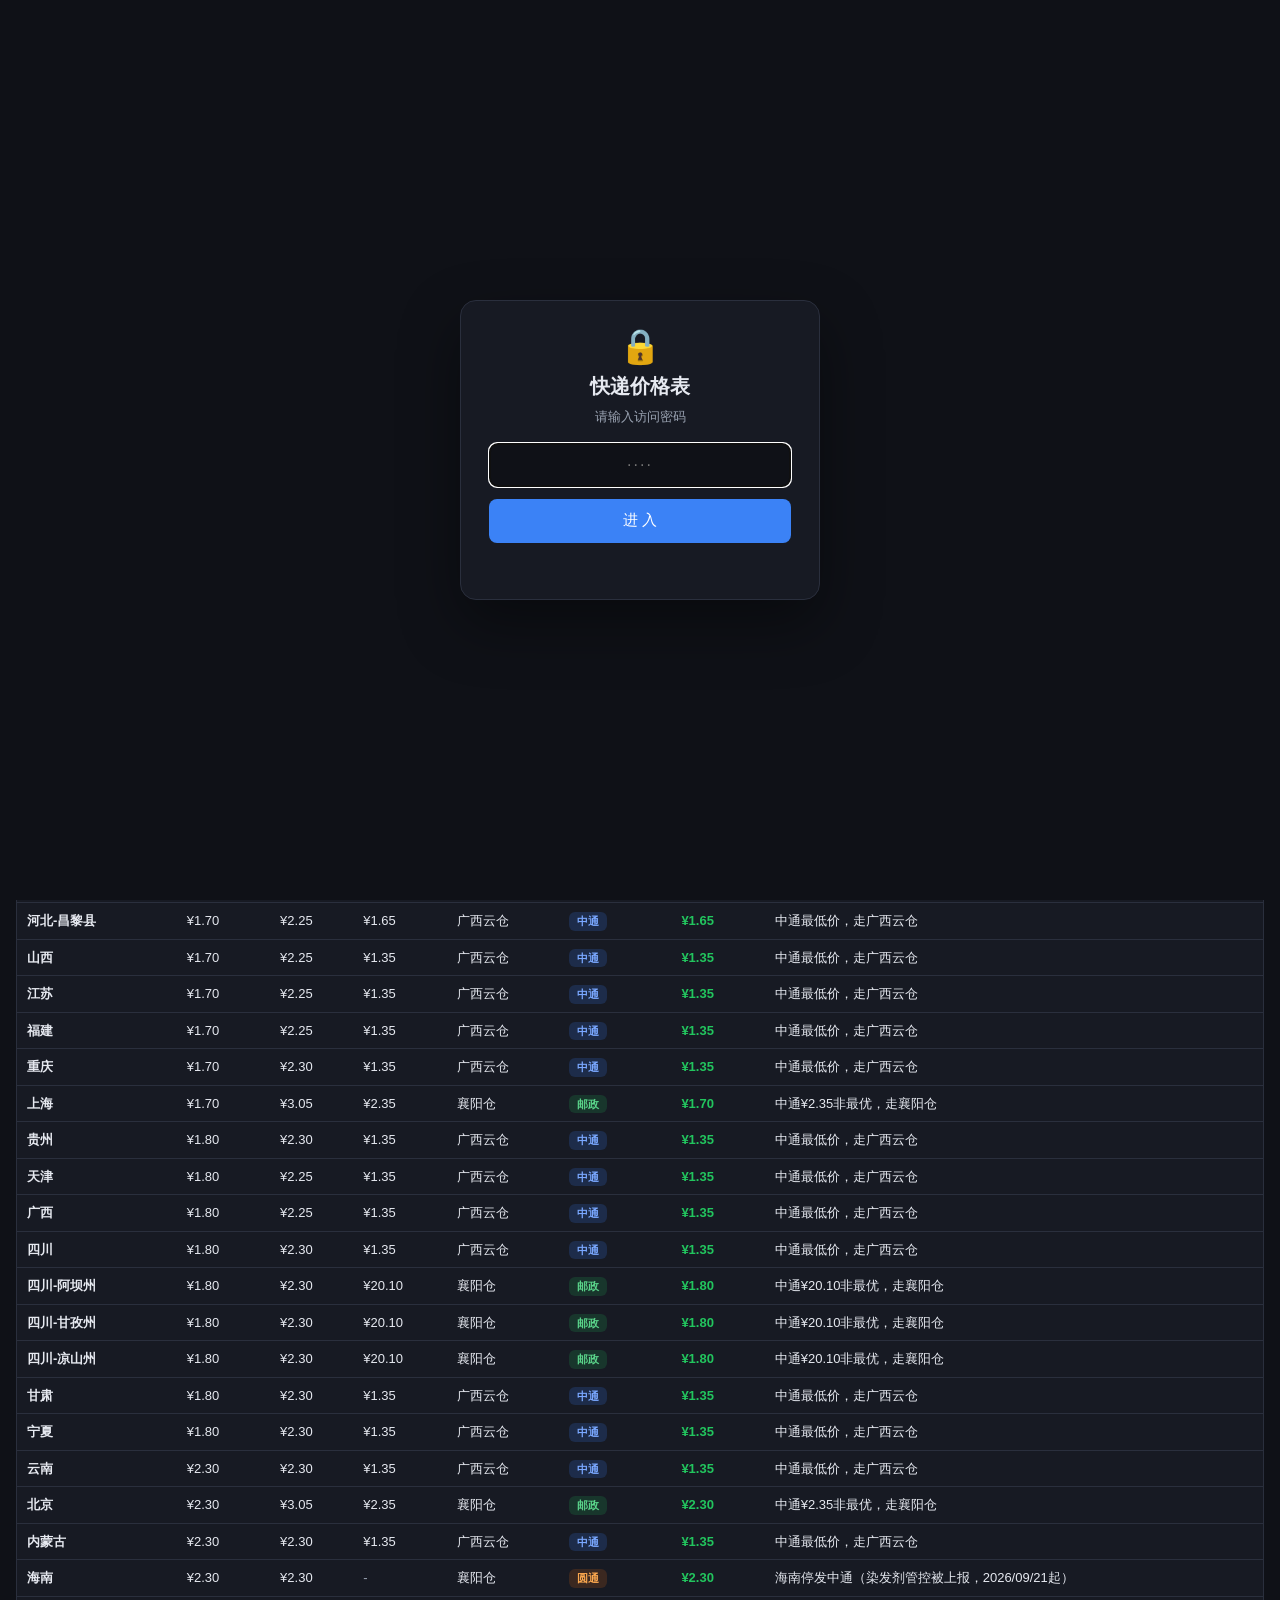
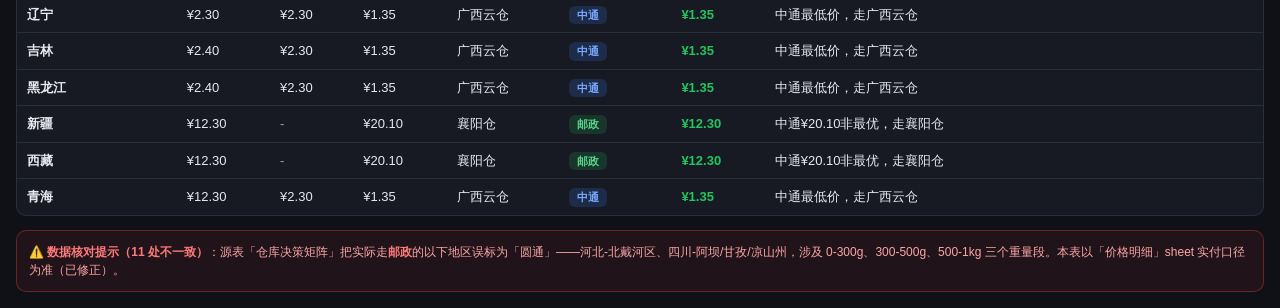
<file: logistics/index.html>
<!DOCTYPE html>
<html lang="zh-CN">
<head>
<meta charset="UTF-8">
<meta name="viewport" content="width=device-width, initial-scale=1.0">
<title>快递价格表 2026.09.21</title>
<style>
  :root{--bg:#0f1117;--card:#171a23;--card2:#1d212d;--line:#2a2f3d;--txt:#e6e9f0;--sub:#9aa3b2;--red:#ef4444;--orange:#f97316;--green:#22c55e;--blue:#3b82f6;--accent:#6366f1;}
  *{box-sizing:border-box;margin:0;padding:0;}
  body{background:var(--bg);color:var(--txt);font-family:-apple-system,"Segoe UI","Microsoft YaHei",sans-serif;padding:16px;line-height:1.5;}
  h1{font-size:20px;margin-bottom:4px;}
  .sub{color:var(--sub);font-size:13px;margin-bottom:16px;}
  .cards{display:grid;grid-template-columns:repeat(auto-fit,minmax(220px,1fr));gap:10px;margin-bottom:16px;}
  .card{background:var(--card);border:1px solid var(--line);border-radius:10px;padding:12px;}
  .card h3{font-size:13px;color:var(--accent);margin-bottom:6px;}
  .card p{font-size:12px;color:var(--sub);}
  .card b{color:var(--txt);}
  .tabs{display:flex;flex-wrap:wrap;gap:8px;margin-bottom:14px;}
  .tab{background:var(--card);border:1px solid var(--line);color:var(--sub);padding:8px 14px;border-radius:8px;cursor:pointer;font-size:13px;}
  .tab.active{background:var(--accent);color:#fff;border-color:var(--accent);}
  .toolbar{display:flex;flex-wrap:wrap;gap:10px;margin-bottom:12px;align-items:center;}
  .toolbar input,.toolbar select{background:var(--card2);border:1px solid var(--line);color:var(--txt);padding:8px 10px;border-radius:8px;font-size:13px;outline:none;}
  .toolbar input{flex:1;min-width:180px;}
  .stat{color:var(--sub);font-size:12px;}
  .tblwrap{overflow-x:auto;background:var(--card);border:1px solid var(--line);border-radius:10px;}
  table{width:100%;border-collapse:collapse;font-size:13px;min-width:640px;}
  th{background:var(--card2);color:var(--sub);text-align:left;padding:9px 10px;position:sticky;top:0;white-space:nowrap;cursor:pointer;user-select:none;}
  th:hover{color:var(--txt);}
  td{padding:8px 10px;border-top:1px solid var(--line);white-space:nowrap;}
  tr:hover td{background:rgba(99,102,241,.06);}
  .prov{font-weight:600;}
  .num{font-variant-numeric:tabular-nums;}
  .best{color:var(--green);font-weight:700;}
  .mid{color:var(--orange);}
  .high{color:var(--red);}
  .na{color:var(--sub);}
  .tag{display:inline-block;padding:1px 8px;border-radius:6px;font-size:11px;font-weight:600;}
  .tag.zt{background:rgba(59,130,246,.18);color:#7aa8ff;}
  .tag.yt{background:rgba(249,115,22,.16);color:#fda94f;}
  .tag.post{background:rgba(34,197,94,.16);color:#5ad48a;}
  .tag.force{background:rgba(239,68,68,.16);color:#ff7a7a;}
  .warn{background:rgba(239,68,68,.08);border:1px solid rgba(239,68,68,.35);border-radius:10px;padding:12px;margin-top:14px;font-size:12px;color:#fca5a5;}
  .warn b{color:#ff7a7a;}
  .legend{display:flex;flex-wrap:wrap;gap:12px;margin-bottom:10px;font-size:12px;color:var(--sub);}
</style>
<link rel="icon" href="/favicon.ico" sizes="any">
<link rel="icon" type="image/png" sizes="32x32" href="/favicon-32x32.png">
<link rel="icon" type="image/png" sizes="16x16" href="/favicon-16x16.png">
<link rel="apple-touch-icon" sizes="180x180" href="/apple-touch-icon.png">
</head>
<body>
<style>
/* ══ 访问密码门（2026-10-07 加；密码存 sha256 哈希，不留明文）══ */
#gate{position:fixed;inset:0;z-index:9999;background:var(--bg);display:flex;align-items:center;justify-content:center;padding:20px}
#gate .gatebox{width:min(360px,100%);background:var(--card);border:1px solid var(--line);border-radius:16px;padding:28px;text-align:center;box-shadow:0 24px 60px #0006}
#gate .gl{font-size:34px;line-height:1;margin-bottom:8px}
#gate h1{font-size:20px;margin:0 0 6px;color:var(--txt)}
#gate p{color:var(--sub);font-size:13px;margin:0 0 16px}
#gate input{width:100%;height:44px;border-radius:8px;border:1px solid var(--line);background:#0f1117;color:var(--txt);text-align:center;font-size:16px;letter-spacing:2px;box-sizing:border-box}
#gate button{width:100%;height:44px;margin-top:12px;border:0;border-radius:8px;background:var(--blue);color:#fff;font-size:15px;cursor:pointer}
#gate #pwerr{color:#ef4444;font-size:13px;min-height:20px;margin-top:8px}
</style>
<div id="gate">
  <div class="gatebox">
    <div class="gl">🔒</div>
    <h1>快递价格表</h1>
    <p>请输入访问密码</p>
    <input type="password" id="pw" inputmode="numeric" autocomplete="off" placeholder="····">
    <button id="pwb">进 入</button>
    <div id="pwerr"></div>
  </div>
</div>
<script>
(function(){
  var KEY='shiyi-price-ok', HASH='3df6b6d10927ad854ec04078f5daddd50a340a6eb2053101cb34a35c4d0fb1e7';
  var gate=document.getElementById('gate'), pw=document.getElementById('pw'),
      btn=document.getElementById('pwb'), err=document.getElementById('pwerr');
  if(!gate) return;
  try{ if(sessionStorage.getItem(KEY)==='1'){ gate.style.display='none'; } }catch(e){}
  function tryGo(){
    var v=pw.value; if(!v) return;
    crypto.subtle.digest('SHA-256', new TextEncoder().encode(v)).then(function(buf){
      var hex=Array.prototype.map.call(new Uint8Array(buf),function(b){return ('0'+b.toString(16)).slice(-2)}).join('');
      if(hex===HASH){ try{sessionStorage.setItem(KEY,'1')}catch(e){} gate.style.display='none'; }
      else { err.textContent='密码不对，请重试'; pw.value=''; pw.focus(); }
    }).catch(function(){ err.textContent='验证失败，请刷新页面重试'; });
  }
  btn.addEventListener('click', tryGo);
  pw.addEventListener('keydown', function(e){ if(e.key==='Enter') tryGo(); });
  pw.focus();
})();
</script>

<h1>📦 快递价格表</h1>
<div class="sub">源文件：快递决策表2026.7.25.xlsx ｜ 240 条「重量段 × 省份」决策明细 ｜ 更新 2026/09/21（中通 2.01-3kg 档 2026/09/19 起 +0.20元；2026/09/21 起海南停发中通）</div>

<div class="cards">
  <div class="card"><h3>默认规则</h3><p>三家快递（邮政/圆通/中通）比价，<b>取最低价承运</b>。中通最低→广西云仓；圆通/邮政最低→襄阳仓。</p></div>
  <div class="card"><h3>并列优先</h3><p>报价并列最低时，优先级 <b>圆通 &gt; 邮政 &gt; 中通</b>（优先襄阳仓）。</p></div>
  <div class="card"><h3>强制圆通</h3><p><b>广州 / 深圳 / 海南</b> 三地 0-3kg 强制襄阳仓·圆通，不参与比价。</p></div>
  <div class="card"><h3>圆通不发</h3><p>新疆、西藏全段，及 <b>3kg以上</b> 全部省份圆通不发（-），改走邮政/中通。</p></div>
</div>

<div class="tabs" id="tabs"></div>
<div class="toolbar">
  <input id="q" type="text" placeholder="搜索省份/城市，如：广东、四川、河北-海港区…">
  <select id="carrier">
    <option value="">全部快递</option>
    <option value="中通">中通</option>
    <option value="圆通">圆通</option>
    <option value="邮政">邮政</option>
  </select>
  <span class="stat" id="stat"></span>
</div>
<div class="legend">
  <span>🟩 实付=三家最低</span><span>🟨 非最低/并列</span><span>🟥 异常高价</span><span class="tag zt">中通</span><span class="tag yt">圆通</span><span class="tag post">邮政</span><span class="tag force">强制圆通</span>
</div>
<div class="tblwrap"><table>
  <thead><tr>
    <th data-k="prov">省份/城市</th>
    <th data-k="post">邮政¥</th>
    <th data-k="yt">圆通¥</th>
    <th data-k="zt">中通¥</th>
    <th data-k="ware">调度仓库</th>
    <th data-k="carrier">实际快递</th>
    <th data-k="pay">实付¥</th>
    <th data-k="note">决策说明</th>
  </tr></thead>
  <tbody id="tbody"></tbody>
</table></div>

<div class="warn">
  <b>⚠️ 数据核对提示（11 处不一致）</b>：源表「仓库决策矩阵」把实际走<b>邮政</b>的以下地区误标为「圆通」——河北-北戴河区、四川-阿坝/甘孜/凉山州，涉及 0-300g、300-500g、500-1kg 三个重量段。本表以「价格明细」sheet 实付口径为准（已修正）。
</div>

<script>
const DATA = [{"w": "0-300g", "prov": "湖北", "post": "¥1.70", "yt": "¥2.25", "zt": "¥1.35", "ware": "广西云仓", "carrier": "中通", "pay": "¥1.35", "note": "中通最低价，走广西云仓", "sel": "（无可单独选择城市）", "nosel": ""}, {"w": "0-300g", "prov": "湖南", "post": "¥1.70", "yt": "¥2.25", "zt": "¥1.35", "ware": "广西云仓", "carrier": "中通", "pay": "¥1.35", "note": "中通最低价，走广西云仓", "sel": "（无可单独选择城市）", "nosel": ""}, {"w": "0-300g", "prov": "江西", "post": "¥1.70", "yt": "¥2.25", "zt": "¥1.35", "ware": "广西云仓", "carrier": "中通", "pay": "¥1.35", "note": "中通最低价，走广西云仓", "sel": "（无可单独选择城市）", "nosel": ""}, {"w": "0-300g", "prov": "安徽", "post": "¥1.70", "yt": "¥2.25", "zt": "¥1.35", "ware": "广西云仓", "carrier": "中通", "pay": "¥1.35", "note": "中通最低价，走广西云仓", "sel": "（无可单独选择城市）", "nosel": ""}, {"w": "0-300g", "prov": "河南", "post": "¥1.70", "yt": "¥2.25", "zt": "¥1.35", "ware": "广西云仓", "carrier": "中通", "pay": "¥1.35", "note": "中通最低价，走广西云仓", "sel": "（无可单独选择城市）", "nosel": ""}, {"w": "0-300g", "prov": "广东", "post": "¥1.70", "yt": "¥2.25", "zt": "¥1.35", "ware": "广西云仓", "carrier": "中通", "pay": "¥1.35", "note": "中通最低价，走广西云仓", "sel": "广州、深圳", "nosel": ""}, {"w": "0-300g", "prov": "广东-广州", "post": "¥1.70", "yt": "¥2.25", "zt": "¥1.85", "ware": "襄阳仓", "carrier": "圆通", "pay": "¥2.25", "note": "业务规则：强制走圆通", "sel": "该城市独立列", "nosel": ""}, {"w": "0-300g", "prov": "广东-深圳", "post": "¥1.70", "yt": "¥2.25", "zt": "¥1.85", "ware": "襄阳仓", "carrier": "圆通", "pay": "¥2.25", "note": "业务规则：强制走圆通", "sel": "该城市独立列", "nosel": ""}, {"w": "0-300g", "prov": "陕西", "post": "¥1.70", "yt": "¥2.25", "zt": "¥1.35", "ware": "广西云仓", "carrier": "中通", "pay": "¥1.35", "note": "中通最低价，走广西云仓", "sel": "（无可单独选择城市）", "nosel": ""}, {"w": "0-300g", "prov": "山东", "post": "¥1.70", "yt": "¥2.25", "zt": "¥1.35", "ware": "广西云仓", "carrier": "中通", "pay": "¥1.35", "note": "中通最低价，走广西云仓", "sel": "（无可单独选择城市）", "nosel": ""}, {"w": "0-300g", "prov": "浙江", "post": "¥1.70", "yt": "¥2.25", "zt": "¥1.35", "ware": "广西云仓", "carrier": "中通", "pay": "¥1.35", "note": "中通最低价，走广西云仓", "sel": "（无可单独选择城市）", "nosel": ""}, {"w": "0-300g", "prov": "河北", "post": "¥1.70", "yt": "¥2.25", "zt": "¥1.35", "ware": "广西云仓", "carrier": "中通", "pay": "¥1.35", "note": "中通最低价，走广西云仓", "sel": "北戴河区、海港区、山海关区、昌黎县", "nosel": ""}, {"w": "0-300g", "prov": "河北-北戴河区", "post": "¥1.70", "yt": "¥2.25", "zt": "¥1.85", "ware": "襄阳仓", "carrier": "邮政", "pay": "¥1.70", "note": "中通¥1.85非最优，走襄阳仓", "sel": "该城市独立列", "nosel": ""}, {"w": "0-300g", "prov": "河北-海港区", "post": "¥1.70", "yt": "¥2.25", "zt": "¥1.65", "ware": "广西云仓", "carrier": "中通", "pay": "¥1.65", "note": "中通最低价，走广西云仓", "sel": "该城市独立列", "nosel": ""}, {"w": "0-300g", "prov": "河北-山海关区", "post": "¥1.70", "yt": "¥2.25", "zt": "¥1.65", "ware": "广西云仓", "carrier": "中通", "pay": "¥1.65", "note": "中通最低价，走广西云仓", "sel": "该城市独立列", "nosel": ""}, {"w": "0-300g", "prov": "河北-昌黎县", "post": "¥1.70", "yt": "¥2.25", "zt": "¥1.65", "ware": "广西云仓", "carrier": "中通", "pay": "¥1.65", "note": "中通最低价，走广西云仓", "sel": "该城市独立列", "nosel": ""}, {"w": "0-300g", "prov": "山西", "post": "¥1.70", "yt": "¥2.25", "zt": "¥1.35", "ware": "广西云仓", "carrier": "中通", "pay": "¥1.35", "note": "中通最低价，走广西云仓", "sel": "（无可单独选择城市）", "nosel": ""}, {"w": "0-300g", "prov": "江苏", "post": "¥1.70", "yt": "¥2.25", "zt": "¥1.35", "ware": "广西云仓", "carrier": "中通", "pay": "¥1.35", "note": "中通最低价，走广西云仓", "sel": "（无可单独选择城市）", "nosel": ""}, {"w": "0-300g", "prov": "福建", "post": "¥1.70", "yt": "¥2.25", "zt": "¥1.35", "ware": "广西云仓", "carrier": "中通", "pay": "¥1.35", "note": "中通最低价，走广西云仓", "sel": "（无可单独选择城市）", "nosel": ""}, {"w": "0-300g", "prov": "重庆", "post": "¥1.70", "yt": "¥2.30", "zt": "¥1.35", "ware": "广西云仓", "carrier": "中通", "pay": "¥1.35", "note": "中通最低价，走广西云仓", "sel": "（无可单独选择城市）", "nosel": ""}, {"w": "0-300g", "prov": "上海", "post": "¥1.70", "yt": "¥3.05", "zt": "¥2.35", "ware": "襄阳仓", "carrier": "邮政", "pay": "¥1.70", "note": "中通¥2.35非最优，走襄阳仓", "sel": "（无可单独选择城市）", "nosel": ""}, {"w": "0-300g", "prov": "贵州", "post": "¥1.80", "yt": "¥2.30", "zt": "¥1.35", "ware": "广西云仓", "carrier": "中通", "pay": "¥1.35", "note": "中通最低价，走广西云仓", "sel": "（无可单独选择城市）", "nosel": ""}, {"w": "0-300g", "prov": "天津", "post": "¥1.80", "yt": "¥2.25", "zt": "¥1.35", "ware": "广西云仓", "carrier": "中通", "pay": "¥1.35", "note": "中通最低价，走广西云仓", "sel": "（无可单独选择城市）", "nosel": ""}, {"w": "0-300g", "prov": "广西", "post": "¥1.80", "yt": "¥2.25", "zt": "¥1.35", "ware": "广西云仓", "carrier": "中通", "pay": "¥1.35", "note": "中通最低价，走广西云仓", "sel": "（无可单独选择城市）", "nosel": ""}, {"w": "0-300g", "prov": "四川", "post": "¥1.80", "yt": "¥2.30", "zt": "¥1.35", "ware": "广西云仓", "carrier": "中通", "pay": "¥1.35", "note": "中通最低价，走广西云仓", "sel": "阿坝州、甘孜州、凉山州", "nosel": ""}, {"w": "0-300g", "prov": "四川-阿坝州", "post": "¥1.80", "yt": "¥2.30", "zt": "¥20.10", "ware": "襄阳仓", "carrier": "邮政", "pay": "¥1.80", "note": "中通¥20.10非最优，走襄阳仓", "sel": "该城市独立列", "nosel": ""}, {"w": "0-300g", "prov": "四川-甘孜州", "post": "¥1.80", "yt": "¥2.30", "zt": "¥20.10", "ware": "襄阳仓", "carrier": "邮政", "pay": "¥1.80", "note": "中通¥20.10非最优，走襄阳仓", "sel": "该城市独立列", "nosel": ""}, {"w": "0-300g", "prov": "四川-凉山州", "post": "¥1.80", "yt": "¥2.30", "zt": "¥20.10", "ware": "襄阳仓", "carrier": "邮政", "pay": "¥1.80", "note": "中通¥20.10非最优，走襄阳仓", "sel": "该城市独立列", "nosel": ""}, {"w": "0-300g", "prov": "甘肃", "post": "¥1.80", "yt": "¥2.30", "zt": "¥1.35", "ware": "广西云仓", "carrier": "中通", "pay": "¥1.35", "note": "中通最低价，走广西云仓", "sel": "（无可单独选择城市）", "nosel": ""}, {"w": "0-300g", "prov": "宁夏", "post": "¥1.80", "yt": "¥2.30", "zt": "¥1.35", "ware": "广西云仓", "carrier": "中通", "pay": "¥1.35", "note": "中通最低价，走广西云仓", "sel": "（无可单独选择城市）", "nosel": ""}, {"w": "0-300g", "prov": "云南", "post": "¥2.30", "yt": "¥2.30", "zt": "¥1.35", "ware": "广西云仓", "carrier": "中通", "pay": "¥1.35", "note": "中通最低价，走广西云仓", "sel": "（无可单独选择城市）", "nosel": ""}, {"w": "0-300g", "prov": "北京", "post": "¥2.30", "yt": "¥3.05", "zt": "¥2.35", "ware": "襄阳仓", "carrier": "邮政", "pay": "¥2.30", "note": "中通¥2.35非最优，走襄阳仓", "sel": "（无可单独选择城市）", "nosel": ""}, {"w": "0-300g", "prov": "内蒙古", "post": "¥2.30", "yt": "¥2.30", "zt": "¥1.35", "ware": "广西云仓", "carrier": "中通", "pay": "¥1.35", "note": "中通最低价，走广西云仓", "sel": "（无可单独选择城市）", "nosel": ""}, {"w": "0-300g", "prov": "海南", "post": "¥2.30", "yt": "¥2.30", "zt": "-", "ware": "襄阳仓", "carrier": "圆通", "pay": "¥2.30", "note": "海南停发中通（染发剂管控被上报，2026/09/21起）", "sel": "（无可单独选择城市）", "nosel": ""}, {"w": "0-300g", "prov": "辽宁", "post": "¥2.30", "yt": "¥2.30", "zt": "¥1.35", "ware": "广西云仓", "carrier": "中通", "pay": "¥1.35", "note": "中通最低价，走广西云仓", "sel": "（无可单独选择城市）", "nosel": ""}, {"w": "0-300g", "prov": "吉林", "post": "¥2.40", "yt": "¥2.30", "zt": "¥1.35", "ware": "广西云仓", "carrier": "中通", "pay": "¥1.35", "note": "中通最低价，走广西云仓", "sel": "（无可单独选择城市）", "nosel": ""}, {"w": "0-300g", "prov": "黑龙江", "post": "¥2.40", "yt": "¥2.30", "zt": "¥1.35", "ware": "广西云仓", "carrier": "中通", "pay": "¥1.35", "note": "中通最低价，走广西云仓", "sel": "（无可单独选择城市）", "nosel": ""}, {"w": "0-300g", "prov": "新疆", "post": "¥12.30", "yt": "-", "zt": "¥20.10", "ware": "襄阳仓", "carrier": "邮政", "pay": "¥12.30", "note": "中通¥20.10非最优，走襄阳仓", "sel": "（无可单独选择城市）", "nosel": ""}, {"w": "0-300g", "prov": "西藏", "post": "¥12.30", "yt": "-", "zt": "¥20.10", "ware": "襄阳仓", "carrier": "邮政", "pay": "¥12.30", "note": "中通¥20.10非最优，走襄阳仓", "sel": "（无可单独选择城市）", "nosel": ""}, {"w": "0-300g", "prov": "青海", "post": "¥12.30", "yt": "¥2.30", "zt": "¥1.35", "ware": "广西云仓", "carrier": "中通", "pay": "¥1.35", "note": "中通最低价，走广西云仓", "sel": "（无可单独选择城市）", "nosel": ""}, {"w": "300-500g", "prov": "湖北", "post": "¥1.90", "yt": "¥2.25", "zt": "¥1.35", "ware": "广西云仓", "carrier": "中通", "pay": "¥1.35", "note": "中通最低价，走广西云仓", "sel": "（无可单独选择城市）", "nosel": ""}, {"w": "300-500g", "prov": "湖南", "post": "¥1.90", "yt": "¥2.25", "zt": "¥1.35", "ware": "广西云仓", "carrier": "中通", "pay": "¥1.35", "note": "中通最低价，走广西云仓", "sel": "（无可单独选择城市）", "nosel": ""}, {"w": "300-500g", "prov": "江西", "post": "¥1.90", "yt": "¥2.25", "zt": "¥1.35", "ware": "广西云仓", "carrier": "中通", "pay": "¥1.35", "note": "中通最低价，走广西云仓", "sel": "（无可单独选择城市）", "nosel": ""}, {"w": "300-500g", "prov": "安徽", "post": "¥1.90", "yt": "¥2.25", "zt": "¥1.35", "ware": "广西云仓", "carrier": "中通", "pay": "¥1.35", "note": "中通最低价，走广西云仓", "sel": "（无可单独选择城市）", "nosel": ""}, {"w": "300-500g", "prov": "河南", "post": "¥1.90", "yt": "¥2.25", "zt": "¥1.35", "ware": "广西云仓", "carrier": "中通", "pay": "¥1.35", "note": "中通最低价，走广西云仓", "sel": "（无可单独选择城市）", "nosel": ""}, {"w": "300-500g", "prov": "广东", "post": "¥1.95", "yt": "¥2.25", "zt": "¥1.35", "ware": "广西云仓", "carrier": "中通", "pay": "¥1.35", "note": "中通最低价，走广西云仓", "sel": "广州、深圳", "nosel": ""}, {"w": "300-500g", "prov": "广东-广州", "post": "¥1.95", "yt": "¥2.25", "zt": "¥1.85", "ware": "襄阳仓", "carrier": "圆通", "pay": "¥2.25", "note": "业务规则：强制走圆通", "sel": "该城市独立列", "nosel": ""}, {"w": "300-500g", "prov": "广东-深圳", "post": "¥1.95", "yt": "¥2.25", "zt": "¥1.85", "ware": "襄阳仓", "carrier": "圆通", "pay": "¥2.25", "note": "业务规则：强制走圆通", "sel": "该城市独立列", "nosel": ""}, {"w": "300-500g", "prov": "陕西", "post": "¥1.95", "yt": "¥2.25", "zt": "¥1.35", "ware": "广西云仓", "carrier": "中通", "pay": "¥1.35", "note": "中通最低价，走广西云仓", "sel": "（无可单独选择城市）", "nosel": ""}, {"w": "300-500g", "prov": "山东", "post": "¥1.95", "yt": "¥2.25", "zt": "¥1.35", "ware": "广西云仓", "carrier": "中通", "pay": "¥1.35", "note": "中通最低价，走广西云仓", "sel": "（无可单独选择城市）", "nosel": ""}, {"w": "300-500g", "prov": "浙江", "post": "¥1.95", "yt": "¥2.25", "zt": "¥1.35", "ware": "广西云仓", "carrier": "中通", "pay": "¥1.35", "note": "中通最低价，走广西云仓", "sel": "（无可单独选择城市）", "nosel": ""}, {"w": "300-500g", "prov": "河北", "post": "¥1.95", "yt": "¥2.25", "zt": "¥1.35", "ware": "广西云仓", "carrier": "中通", "pay": "¥1.35", "note": "中通最低价，走广西云仓", "sel": "北戴河区、海港区、山海关区、昌黎县", "nosel": ""}, {"w": "300-500g", "prov": "河北-北戴河区", "post": "¥1.95", "yt": "¥2.25", "zt": "¥1.85", "ware": "广西云仓", "carrier": "中通", "pay": "¥1.85", "note": "中通最低价，走广西云仓", "sel": "该城市独立列", "nosel": ""}, {"w": "300-500g", "prov": "河北-海港区", "post": "¥1.95", "yt": "¥2.25", "zt": "¥1.65", "ware": "广西云仓", "carrier": "中通", "pay": "¥1.65", "note": "中通最低价，走广西云仓", "sel": "该城市独立列", "nosel": ""}, {"w": "300-500g", "prov": "河北-山海关区", "post": "¥1.95", "yt": "¥2.25", "zt": "¥1.65", "ware": "广西云仓", "carrier": "中通", "pay": "¥1.65", "note": "中通最低价，走广西云仓", "sel": "该城市独立列", "nosel": ""}, {"w": "300-500g", "prov": "河北-昌黎县", "post": "¥1.95", "yt": "¥2.25", "zt": "¥1.65", "ware": "广西云仓", "carrier": "中通", "pay": "¥1.65", "note": "中通最低价，走广西云仓", "sel": "该城市独立列", "nosel": ""}, {"w": "300-500g", "prov": "山西", "post": "¥1.95", "yt": "¥2.25", "zt": "¥1.35", "ware": "广西云仓", "carrier": "中通", "pay": "¥1.35", "note": "中通最低价，走广西云仓", "sel": "（无可单独选择城市）", "nosel": ""}, {"w": "300-500g", "prov": "江苏", "post": "¥1.95", "yt": "¥2.25", "zt": "¥1.35", "ware": "广西云仓", "carrier": "中通", "pay": "¥1.35", "note": "中通最低价，走广西云仓", "sel": "（无可单独选择城市）", "nosel": ""}, {"w": "300-500g", "prov": "福建", "post": "¥1.95", "yt": "¥2.25", "zt": "¥1.35", "ware": "广西云仓", "carrier": "中通", "pay": "¥1.35", "note": "中通最低价，走广西云仓", "sel": "（无可单独选择城市）", "nosel": ""}, {"w": "300-500g", "prov": "重庆", "post": "¥1.95", "yt": "¥2.30", "zt": "¥1.35", "ware": "广西云仓", "carrier": "中通", "pay": "¥1.35", "note": "中通最低价，走广西云仓", "sel": "（无可单独选择城市）", "nosel": ""}, {"w": "300-500g", "prov": "上海", "post": "¥1.95", "yt": "¥3.05", "zt": "¥2.35", "ware": "襄阳仓", "carrier": "邮政", "pay": "¥1.95", "note": "中通¥2.35非最优，走襄阳仓", "sel": "（无可单独选择城市）", "nosel": ""}, {"w": "300-500g", "prov": "贵州", "post": "¥2.05", "yt": "¥2.30", "zt": "¥1.35", "ware": "广西云仓", "carrier": "中通", "pay": "¥1.35", "note": "中通最低价，走广西云仓", "sel": "（无可单独选择城市）", "nosel": ""}, {"w": "300-500g", "prov": "天津", "post": "¥2.05", "yt": "¥2.25", "zt": "¥1.35", "ware": "广西云仓", "carrier": "中通", "pay": "¥1.35", "note": "中通最低价，走广西云仓", "sel": "（无可单独选择城市）", "nosel": ""}, {"w": "300-500g", "prov": "广西", "post": "¥2.05", "yt": "¥2.25", "zt": "¥1.35", "ware": "广西云仓", "carrier": "中通", "pay": "¥1.35", "note": "中通最低价，走广西云仓", "sel": "（无可单独选择城市）", "nosel": ""}, {"w": "300-500g", "prov": "四川", "post": "¥2.05", "yt": "¥2.30", "zt": "¥1.35", "ware": "广西云仓", "carrier": "中通", "pay": "¥1.35", "note": "中通最低价，走广西云仓", "sel": "阿坝州、甘孜州、凉山州", "nosel": ""}, {"w": "300-500g", "prov": "四川-阿坝州", "post": "¥2.05", "yt": "¥2.30", "zt": "¥20.10", "ware": "襄阳仓", "carrier": "邮政", "pay": "¥2.05", "note": "中通¥20.10非最优，走襄阳仓", "sel": "该城市独立列", "nosel": ""}, {"w": "300-500g", "prov": "四川-甘孜州", "post": "¥2.05", "yt": "¥2.30", "zt": "¥20.10", "ware": "襄阳仓", "carrier": "邮政", "pay": "¥2.05", "note": "中通¥20.10非最优，走襄阳仓", "sel": "该城市独立列", "nosel": ""}, {"w": "300-500g", "prov": "四川-凉山州", "post": "¥2.05", "yt": "¥2.30", "zt": "¥20.10", "ware": "襄阳仓", "carrier": "邮政", "pay": "¥2.05", "note": "中通¥20.10非最优，走襄阳仓", "sel": "该城市独立列", "nosel": ""}, {"w": "300-500g", "prov": "甘肃", "post": "¥2.05", "yt": "¥2.30", "zt": "¥1.35", "ware": "广西云仓", "carrier": "中通", "pay": "¥1.35", "note": "中通最低价，走广西云仓", "sel": "（无可单独选择城市）", "nosel": ""}, {"w": "300-500g", "prov": "宁夏", "post": "¥2.05", "yt": "¥2.30", "zt": "¥1.35", "ware": "广西云仓", "carrier": "中通", "pay": "¥1.35", "note": "中通最低价，走广西云仓", "sel": "（无可单独选择城市）", "nosel": ""}, {"w": "300-500g", "prov": "云南", "post": "¥2.90", "yt": "¥2.30", "zt": "¥1.35", "ware": "广西云仓", "carrier": "中通", "pay": "¥1.35", "note": "中通最低价，走广西云仓", "sel": "（无可单独选择城市）", "nosel": ""}, {"w": "300-500g", "prov": "北京", "post": "¥2.90", "yt": "¥3.05", "zt": "¥2.35", "ware": "广西云仓", "carrier": "中通", "pay": "¥2.35", "note": "中通最低价，走广西云仓", "sel": "（无可单独选择城市）", "nosel": ""}, {"w": "300-500g", "prov": "内蒙古", "post": "¥2.90", "yt": "¥2.30", "zt": "¥1.35", "ware": "广西云仓", "carrier": "中通", "pay": "¥1.35", "note": "中通最低价，走广西云仓", "sel": "（无可单独选择城市）", "nosel": ""}, {"w": "300-500g", "prov": "海南", "post": "¥2.90", "yt": "¥2.30", "zt": "-", "ware": "襄阳仓", "carrier": "圆通", "pay": "¥2.30", "note": "海南停发中通（染发剂管控被上报，2026/09/21起）", "sel": "（无可单独选择城市）", "nosel": ""}, {"w": "300-500g", "prov": "辽宁", "post": "¥2.90", "yt": "¥2.30", "zt": "¥1.35", "ware": "广西云仓", "carrier": "中通", "pay": "¥1.35", "note": "中通最低价，走广西云仓", "sel": "（无可单独选择城市）", "nosel": ""}, {"w": "300-500g", "prov": "吉林", "post": "¥2.90", "yt": "¥2.30", "zt": "¥1.35", "ware": "广西云仓", "carrier": "中通", "pay": "¥1.35", "note": "中通最低价，走广西云仓", "sel": "（无可单独选择城市）", "nosel": ""}, {"w": "300-500g", "prov": "黑龙江", "post": "¥2.90", "yt": "¥2.30", "zt": "¥1.35", "ware": "广西云仓", "carrier": "中通", "pay": "¥1.35", "note": "中通最低价，走广西云仓", "sel": "（无可单独选择城市）", "nosel": ""}, {"w": "300-500g", "prov": "新疆", "post": "¥12.30", "yt": "-", "zt": "¥20.10", "ware": "襄阳仓", "carrier": "邮政", "pay": "¥12.30", "note": "中通¥20.10非最优，走襄阳仓", "sel": "（无可单独选择城市）", "nosel": ""}, {"w": "300-500g", "prov": "西藏", "post": "¥12.30", "yt": "-", "zt": "¥20.10", "ware": "襄阳仓", "carrier": "邮政", "pay": "¥12.30", "note": "中通¥20.10非最优，走襄阳仓", "sel": "（无可单独选择城市）", "nosel": ""}, {"w": "300-500g", "prov": "青海", "post": "¥12.30", "yt": "¥2.30", "zt": "¥1.35", "ware": "广西云仓", "carrier": "中通", "pay": "¥1.35", "note": "中通最低价，走广西云仓", "sel": "（无可单独选择城市）", "nosel": ""}, {"w": "500-1kg", "prov": "湖北", "post": "¥2.05", "yt": "¥2.25", "zt": "¥1.60", "ware": "广西云仓", "carrier": "中通", "pay": "¥1.60", "note": "中通最低价，走广西云仓", "sel": "（无可单独选择城市）", "nosel": ""}, {"w": "500-1kg", "prov": "湖南", "post": "¥2.05", "yt": "¥2.25", "zt": "¥1.60", "ware": "广西云仓", "carrier": "中通", "pay": "¥1.60", "note": "中通最低价，走广西云仓", "sel": "（无可单独选择城市）", "nosel": ""}, {"w": "500-1kg", "prov": "江西", "post": "¥2.05", "yt": "¥2.25", "zt": "¥1.60", "ware": "广西云仓", "carrier": "中通", "pay": "¥1.60", "note": "中通最低价，走广西云仓", "sel": "（无可单独选择城市）", "nosel": ""}, {"w": "500-1kg", "prov": "安徽", "post": "¥2.05", "yt": "¥2.25", "zt": "¥1.60", "ware": "广西云仓", "carrier": "中通", "pay": "¥1.60", "note": "中通最低价，走广西云仓", "sel": "（无可单独选择城市）", "nosel": ""}, {"w": "500-1kg", "prov": "河南", "post": "¥2.05", "yt": "¥2.25", "zt": "¥1.60", "ware": "广西云仓", "carrier": "中通", "pay": "¥1.60", "note": "中通最低价，走广西云仓", "sel": "（无可单独选择城市）", "nosel": ""}, {"w": "500-1kg", "prov": "广东", "post": "¥2.10", "yt": "¥2.25", "zt": "¥1.60", "ware": "广西云仓", "carrier": "中通", "pay": "¥1.60", "note": "中通最低价，走广西云仓", "sel": "广州、深圳", "nosel": ""}, {"w": "500-1kg", "prov": "广东-广州", "post": "¥2.10", "yt": "¥2.25", "zt": "¥2.10", "ware": "襄阳仓", "carrier": "圆通", "pay": "¥2.25", "note": "业务规则：强制走圆通", "sel": "该城市独立列", "nosel": ""}, {"w": "500-1kg", "prov": "广东-深圳", "post": "¥2.10", "yt": "¥2.25", "zt": "¥2.10", "ware": "襄阳仓", "carrier": "圆通", "pay": "¥2.25", "note": "业务规则：强制走圆通", "sel": "该城市独立列", "nosel": ""}, {"w": "500-1kg", "prov": "陕西", "post": "¥2.10", "yt": "¥2.25", "zt": "¥1.60", "ware": "广西云仓", "carrier": "中通", "pay": "¥1.60", "note": "中通最低价，走广西云仓", "sel": "（无可单独选择城市）", "nosel": ""}, {"w": "500-1kg", "prov": "山东", "post": "¥2.10", "yt": "¥2.25", "zt": "¥1.60", "ware": "广西云仓", "carrier": "中通", "pay": "¥1.60", "note": "中通最低价，走广西云仓", "sel": "（无可单独选择城市）", "nosel": ""}, {"w": "500-1kg", "prov": "浙江", "post": "¥2.10", "yt": "¥2.25", "zt": "¥1.60", "ware": "广西云仓", "carrier": "中通", "pay": "¥1.60", "note": "中通最低价，走广西云仓", "sel": "（无可单独选择城市）", "nosel": ""}, {"w": "500-1kg", "prov": "河北", "post": "¥2.10", "yt": "¥2.25", "zt": "¥1.60", "ware": "广西云仓", "carrier": "中通", "pay": "¥1.60", "note": "中通最低价，走广西云仓", "sel": "北戴河区、海港区、山海关区、昌黎县", "nosel": ""}, {"w": "500-1kg", "prov": "河北-北戴河区", "post": "¥2.10", "yt": "¥2.25", "zt": "¥2.10", "ware": "襄阳仓", "carrier": "邮政", "pay": "¥2.10", "note": "中通¥2.10非最优，走襄阳仓", "sel": "该城市独立列", "nosel": ""}, {"w": "500-1kg", "prov": "河北-海港区", "post": "¥2.10", "yt": "¥2.25", "zt": "¥1.90", "ware": "广西云仓", "carrier": "中通", "pay": "¥1.90", "note": "中通最低价，走广西云仓", "sel": "该城市独立列", "nosel": ""}, {"w": "500-1kg", "prov": "河北-山海关区", "post": "¥2.10", "yt": "¥2.25", "zt": "¥1.90", "ware": "广西云仓", "carrier": "中通", "pay": "¥1.90", "note": "中通最低价，走广西云仓", "sel": "该城市独立列", "nosel": ""}, {"w": "500-1kg", "prov": "河北-昌黎县", "post": "¥2.10", "yt": "¥2.25", "zt": "¥1.90", "ware": "广西云仓", "carrier": "中通", "pay": "¥1.90", "note": "中通最低价，走广西云仓", "sel": "该城市独立列", "nosel": ""}, {"w": "500-1kg", "prov": "山西", "post": "¥2.10", "yt": "¥2.25", "zt": "¥1.60", "ware": "广西云仓", "carrier": "中通", "pay": "¥1.60", "note": "中通最低价，走广西云仓", "sel": "（无可单独选择城市）", "nosel": ""}, {"w": "500-1kg", "prov": "江苏", "post": "¥2.10", "yt": "¥2.25", "zt": "¥1.60", "ware": "广西云仓", "carrier": "中通", "pay": "¥1.60", "note": "中通最低价，走广西云仓", "sel": "（无可单独选择城市）", "nosel": ""}, {"w": "500-1kg", "prov": "福建", "post": "¥2.10", "yt": "¥2.25", "zt": "¥1.60", "ware": "广西云仓", "carrier": "中通", "pay": "¥1.60", "note": "中通最低价，走广西云仓", "sel": "（无可单独选择城市）", "nosel": ""}, {"w": "500-1kg", "prov": "重庆", "post": "¥2.10", "yt": "¥2.30", "zt": "¥1.60", "ware": "广西云仓", "carrier": "中通", "pay": "¥1.60", "note": "中通最低价，走广西云仓", "sel": "（无可单独选择城市）", "nosel": ""}, {"w": "500-1kg", "prov": "上海", "post": "¥2.10", "yt": "¥3.05", "zt": "¥2.60", "ware": "襄阳仓", "carrier": "邮政", "pay": "¥2.10", "note": "中通¥2.60非最优，走襄阳仓", "sel": "（无可单独选择城市）", "nosel": ""}, {"w": "500-1kg", "prov": "贵州", "post": "¥2.20", "yt": "¥2.30", "zt": "¥1.60", "ware": "广西云仓", "carrier": "中通", "pay": "¥1.60", "note": "中通最低价，走广西云仓", "sel": "（无可单独选择城市）", "nosel": ""}, {"w": "500-1kg", "prov": "天津", "post": "¥2.20", "yt": "¥2.25", "zt": "¥1.60", "ware": "广西云仓", "carrier": "中通", "pay": "¥1.60", "note": "中通最低价，走广西云仓", "sel": "（无可单独选择城市）", "nosel": ""}, {"w": "500-1kg", "prov": "广西", "post": "¥2.20", "yt": "¥2.25", "zt": "¥1.60", "ware": "广西云仓", "carrier": "中通", "pay": "¥1.60", "note": "中通最低价，走广西云仓", "sel": "（无可单独选择城市）", "nosel": ""}, {"w": "500-1kg", "prov": "四川", "post": "¥2.20", "yt": "¥2.30", "zt": "¥1.60", "ware": "广西云仓", "carrier": "中通", "pay": "¥1.60", "note": "中通最低价，走广西云仓", "sel": "阿坝州、甘孜州、凉山州", "nosel": ""}, {"w": "500-1kg", "prov": "四川-阿坝州", "post": "¥2.20", "yt": "¥2.30", "zt": "¥20.10", "ware": "襄阳仓", "carrier": "邮政", "pay": "¥2.20", "note": "中通¥20.10非最优，走襄阳仓", "sel": "该城市独立列", "nosel": ""}, {"w": "500-1kg", "prov": "四川-甘孜州", "post": "¥2.20", "yt": "¥2.30", "zt": "¥20.10", "ware": "襄阳仓", "carrier": "邮政", "pay": "¥2.20", "note": "中通¥20.10非最优，走襄阳仓", "sel": "该城市独立列", "nosel": ""}, {"w": "500-1kg", "prov": "四川-凉山州", "post": "¥2.20", "yt": "¥2.30", "zt": "¥20.10", "ware": "襄阳仓", "carrier": "邮政", "pay": "¥2.20", "note": "中通¥20.10非最优，走襄阳仓", "sel": "该城市独立列", "nosel": ""}, {"w": "500-1kg", "prov": "甘肃", "post": "¥2.20", "yt": "¥2.30", "zt": "¥1.60", "ware": "广西云仓", "carrier": "中通", "pay": "¥1.60", "note": "中通最低价，走广西云仓", "sel": "（无可单独选择城市）", "nosel": ""}, {"w": "500-1kg", "prov": "宁夏", "post": "¥2.20", "yt": "¥2.30", "zt": "¥1.60", "ware": "广西云仓", "carrier": "中通", "pay": "¥1.60", "note": "中通最低价，走广西云仓", "sel": "（无可单独选择城市）", "nosel": ""}, {"w": "500-1kg", "prov": "云南", "post": "¥3.40", "yt": "¥2.30", "zt": "¥1.60", "ware": "广西云仓", "carrier": "中通", "pay": "¥1.60", "note": "中通最低价，走广西云仓", "sel": "（无可单独选择城市）", "nosel": ""}, {"w": "500-1kg", "prov": "北京", "post": "¥3.40", "yt": "¥3.05", "zt": "¥2.60", "ware": "广西云仓", "carrier": "中通", "pay": "¥2.60", "note": "中通最低价，走广西云仓", "sel": "（无可单独选择城市）", "nosel": ""}, {"w": "500-1kg", "prov": "内蒙古", "post": "¥3.40", "yt": "¥2.30", "zt": "¥1.60", "ware": "广西云仓", "carrier": "中通", "pay": "¥1.60", "note": "中通最低价，走广西云仓", "sel": "（无可单独选择城市）", "nosel": ""}, {"w": "500-1kg", "prov": "海南", "post": "¥3.40", "yt": "¥2.30", "zt": "-", "ware": "襄阳仓", "carrier": "圆通", "pay": "¥2.30", "note": "海南停发中通（染发剂管控被上报，2026/09/21起）", "sel": "（无可单独选择城市）", "nosel": ""}, {"w": "500-1kg", "prov": "辽宁", "post": "¥3.40", "yt": "¥2.30", "zt": "¥1.60", "ware": "广西云仓", "carrier": "中通", "pay": "¥1.60", "note": "中通最低价，走广西云仓", "sel": "（无可单独选择城市）", "nosel": ""}, {"w": "500-1kg", "prov": "吉林", "post": "¥3.40", "yt": "¥2.30", "zt": "¥1.60", "ware": "广西云仓", "carrier": "中通", "pay": "¥1.60", "note": "中通最低价，走广西云仓", "sel": "（无可单独选择城市）", "nosel": ""}, {"w": "500-1kg", "prov": "黑龙江", "post": "¥3.40", "yt": "¥2.30", "zt": "¥1.60", "ware": "广西云仓", "carrier": "中通", "pay": "¥1.60", "note": "中通最低价，走广西云仓", "sel": "（无可单独选择城市）", "nosel": ""}, {"w": "500-1kg", "prov": "新疆", "post": "¥16.30", "yt": "-", "zt": "¥20.10", "ware": "襄阳仓", "carrier": "邮政", "pay": "¥16.30", "note": "中通¥20.10非最优，走襄阳仓", "sel": "（无可单独选择城市）", "nosel": ""}, {"w": "500-1kg", "prov": "西藏", "post": "¥16.30", "yt": "-", "zt": "¥20.10", "ware": "襄阳仓", "carrier": "邮政", "pay": "¥16.30", "note": "中通¥20.10非最优，走襄阳仓", "sel": "（无可单独选择城市）", "nosel": ""}, {"w": "500-1kg", "prov": "青海", "post": "¥16.30", "yt": "¥2.30", "zt": "¥1.60", "ware": "广西云仓", "carrier": "中通", "pay": "¥1.60", "note": "中通最低价，走广西云仓", "sel": "（无可单独选择城市）", "nosel": ""}, {"w": "1-2kg", "prov": "湖北", "post": "¥2.80", "yt": "¥2.90", "zt": "¥2.65", "ware": "广西云仓", "carrier": "中通", "pay": "¥2.65", "note": "中通最低价，走广西云仓", "sel": "（无可单独选择城市）", "nosel": ""}, {"w": "1-2kg", "prov": "湖南", "post": "¥2.80", "yt": "¥2.90", "zt": "¥2.65", "ware": "广西云仓", "carrier": "中通", "pay": "¥2.65", "note": "中通最低价，走广西云仓", "sel": "（无可单独选择城市）", "nosel": ""}, {"w": "1-2kg", "prov": "江西", "post": "¥2.80", "yt": "¥2.90", "zt": "¥2.65", "ware": "广西云仓", "carrier": "中通", "pay": "¥2.65", "note": "中通最低价，走广西云仓", "sel": "（无可单独选择城市）", "nosel": ""}, {"w": "1-2kg", "prov": "安徽", "post": "¥2.80", "yt": "¥2.90", "zt": "¥2.65", "ware": "广西云仓", "carrier": "中通", "pay": "¥2.65", "note": "中通最低价，走广西云仓", "sel": "（无可单独选择城市）", "nosel": ""}, {"w": "1-2kg", "prov": "河南", "post": "¥2.80", "yt": "¥2.90", "zt": "¥2.65", "ware": "广西云仓", "carrier": "中通", "pay": "¥2.65", "note": "中通最低价，走广西云仓", "sel": "（无可单独选择城市）", "nosel": ""}, {"w": "1-2kg", "prov": "广东", "post": "¥2.90", "yt": "¥2.90", "zt": "¥2.65", "ware": "广西云仓", "carrier": "中通", "pay": "¥2.65", "note": "中通最低价，走广西云仓", "sel": "广州、深圳", "nosel": ""}, {"w": "1-2kg", "prov": "广东-广州", "post": "¥2.90", "yt": "¥2.90", "zt": "¥3.15", "ware": "襄阳仓", "carrier": "圆通", "pay": "¥2.90", "note": "业务规则：强制走圆通", "sel": "该城市独立列", "nosel": ""}, {"w": "1-2kg", "prov": "广东-深圳", "post": "¥2.90", "yt": "¥2.90", "zt": "¥3.15", "ware": "襄阳仓", "carrier": "圆通", "pay": "¥2.90", "note": "业务规则：强制走圆通", "sel": "该城市独立列", "nosel": ""}, {"w": "1-2kg", "prov": "陕西", "post": "¥2.90", "yt": "¥2.90", "zt": "¥2.65", "ware": "广西云仓", "carrier": "中通", "pay": "¥2.65", "note": "中通最低价，走广西云仓", "sel": "（无可单独选择城市）", "nosel": ""}, {"w": "1-2kg", "prov": "山东", "post": "¥2.90", "yt": "¥2.90", "zt": "¥2.65", "ware": "广西云仓", "carrier": "中通", "pay": "¥2.65", "note": "中通最低价，走广西云仓", "sel": "（无可单独选择城市）", "nosel": ""}, {"w": "1-2kg", "prov": "浙江", "post": "¥2.90", "yt": "¥2.90", "zt": "¥2.65", "ware": "广西云仓", "carrier": "中通", "pay": "¥2.65", "note": "中通最低价，走广西云仓", "sel": "（无可单独选择城市）", "nosel": ""}, {"w": "1-2kg", "prov": "河北", "post": "¥2.90", "yt": "¥2.90", "zt": "¥2.65", "ware": "广西云仓", "carrier": "中通", "pay": "¥2.65", "note": "中通最低价，走广西云仓", "sel": "北戴河区、海港区、山海关区、昌黎县", "nosel": ""}, {"w": "1-2kg", "prov": "河北-北戴河区", "post": "¥2.90", "yt": "¥2.90", "zt": "¥3.15", "ware": "襄阳仓", "carrier": "圆通", "pay": "¥2.90", "note": "中通¥3.15非最优，走襄阳仓", "sel": "该城市独立列", "nosel": ""}, {"w": "1-2kg", "prov": "河北-海港区", "post": "¥2.90", "yt": "¥2.90", "zt": "¥2.95", "ware": "襄阳仓", "carrier": "圆通", "pay": "¥2.90", "note": "中通¥2.95非最优，走襄阳仓", "sel": "该城市独立列", "nosel": ""}, {"w": "1-2kg", "prov": "河北-山海关区", "post": "¥2.90", "yt": "¥2.90", "zt": "¥2.95", "ware": "襄阳仓", "carrier": "圆通", "pay": "¥2.90", "note": "中通¥2.95非最优，走襄阳仓", "sel": "该城市独立列", "nosel": ""}, {"w": "1-2kg", "prov": "河北-昌黎县", "post": "¥2.90", "yt": "¥2.90", "zt": "¥2.95", "ware": "襄阳仓", "carrier": "圆通", "pay": "¥2.90", "note": "中通¥2.95非最优，走襄阳仓", "sel": "该城市独立列", "nosel": ""}, {"w": "1-2kg", "prov": "山西", "post": "¥2.90", "yt": "¥2.90", "zt": "¥2.65", "ware": "广西云仓", "carrier": "中通", "pay": "¥2.65", "note": "中通最低价，走广西云仓", "sel": "（无可单独选择城市）", "nosel": ""}, {"w": "1-2kg", "prov": "江苏", "post": "¥2.90", "yt": "¥2.90", "zt": "¥2.65", "ware": "广西云仓", "carrier": "中通", "pay": "¥2.65", "note": "中通最低价，走广西云仓", "sel": "（无可单独选择城市）", "nosel": ""}, {"w": "1-2kg", "prov": "福建", "post": "¥2.90", "yt": "¥2.90", "zt": "¥2.65", "ware": "广西云仓", "carrier": "中通", "pay": "¥2.65", "note": "中通最低价，走广西云仓", "sel": "（无可单独选择城市）", "nosel": ""}, {"w": "1-2kg", "prov": "重庆", "post": "¥2.90", "yt": "¥3.10", "zt": "¥2.65", "ware": "广西云仓", "carrier": "中通", "pay": "¥2.65", "note": "中通最低价，走广西云仓", "sel": "（无可单独选择城市）", "nosel": ""}, {"w": "1-2kg", "prov": "上海", "post": "¥2.90", "yt": "¥3.70", "zt": "¥3.65", "ware": "襄阳仓", "carrier": "邮政", "pay": "¥2.90", "note": "中通¥3.65非最优，走襄阳仓", "sel": "（无可单独选择城市）", "nosel": ""}, {"w": "1-2kg", "prov": "贵州", "post": "¥3.20", "yt": "¥3.10", "zt": "¥2.65", "ware": "广西云仓", "carrier": "中通", "pay": "¥2.65", "note": "中通最低价，走广西云仓", "sel": "（无可单独选择城市）", "nosel": ""}, {"w": "1-2kg", "prov": "天津", "post": "¥3.20", "yt": "¥2.90", "zt": "¥2.65", "ware": "广西云仓", "carrier": "中通", "pay": "¥2.65", "note": "中通最低价，走广西云仓", "sel": "（无可单独选择城市）", "nosel": ""}, {"w": "1-2kg", "prov": "广西", "post": "¥3.20", "yt": "¥2.90", "zt": "¥2.65", "ware": "广西云仓", "carrier": "中通", "pay": "¥2.65", "note": "中通最低价，走广西云仓", "sel": "（无可单独选择城市）", "nosel": ""}, {"w": "1-2kg", "prov": "四川", "post": "¥3.20", "yt": "¥3.10", "zt": "¥2.65", "ware": "广西云仓", "carrier": "中通", "pay": "¥2.65", "note": "中通最低价，走广西云仓", "sel": "阿坝州、甘孜州、凉山州", "nosel": ""}, {"w": "1-2kg", "prov": "四川-阿坝州", "post": "¥3.20", "yt": "¥3.10", "zt": "¥38.20", "ware": "襄阳仓", "carrier": "圆通", "pay": "¥3.10", "note": "中通¥38.20非最优，走襄阳仓", "sel": "该城市独立列", "nosel": ""}, {"w": "1-2kg", "prov": "四川-甘孜州", "post": "¥3.20", "yt": "¥3.10", "zt": "¥38.20", "ware": "襄阳仓", "carrier": "圆通", "pay": "¥3.10", "note": "中通¥38.20非最优，走襄阳仓", "sel": "该城市独立列", "nosel": ""}, {"w": "1-2kg", "prov": "四川-凉山州", "post": "¥3.20", "yt": "¥3.10", "zt": "¥38.20", "ware": "襄阳仓", "carrier": "圆通", "pay": "¥3.10", "note": "中通¥38.20非最优，走襄阳仓", "sel": "该城市独立列", "nosel": ""}, {"w": "1-2kg", "prov": "甘肃", "post": "¥3.20", "yt": "¥3.10", "zt": "¥7.70", "ware": "襄阳仓", "carrier": "圆通", "pay": "¥3.10", "note": "中通¥7.70非最优，走襄阳仓", "sel": "（无可单独选择城市）", "nosel": ""}, {"w": "1-2kg", "prov": "宁夏", "post": "¥3.20", "yt": "¥3.10", "zt": "¥7.70", "ware": "襄阳仓", "carrier": "圆通", "pay": "¥3.10", "note": "中通¥7.70非最优，走襄阳仓", "sel": "（无可单独选择城市）", "nosel": ""}, {"w": "1-2kg", "prov": "云南", "post": "¥3.90", "yt": "¥3.10", "zt": "¥2.65", "ware": "广西云仓", "carrier": "中通", "pay": "¥2.65", "note": "中通最低价，走广西云仓", "sel": "（无可单独选择城市）", "nosel": ""}, {"w": "1-2kg", "prov": "北京", "post": "¥3.90", "yt": "¥3.70", "zt": "¥3.65", "ware": "广西云仓", "carrier": "中通", "pay": "¥3.65", "note": "中通最低价，走广西云仓", "sel": "（无可单独选择城市）", "nosel": ""}, {"w": "1-2kg", "prov": "内蒙古", "post": "¥3.90", "yt": "¥3.10", "zt": "¥7.70", "ware": "襄阳仓", "carrier": "圆通", "pay": "¥3.10", "note": "中通¥7.70非最优，走襄阳仓", "sel": "（无可单独选择城市）", "nosel": ""}, {"w": "1-2kg", "prov": "海南", "post": "¥3.90", "yt": "¥3.10", "zt": "-", "ware": "襄阳仓", "carrier": "圆通", "pay": "¥3.10", "note": "海南停发中通（染发剂管控被上报，2026/09/21起）", "sel": "（无可单独选择城市）", "nosel": ""}, {"w": "1-2kg", "prov": "辽宁", "post": "¥3.90", "yt": "¥3.10", "zt": "¥6.70", "ware": "襄阳仓", "carrier": "圆通", "pay": "¥3.10", "note": "中通¥6.70非最优，走襄阳仓", "sel": "（无可单独选择城市）", "nosel": ""}, {"w": "1-2kg", "prov": "吉林", "post": "¥3.90", "yt": "¥3.10", "zt": "¥6.70", "ware": "襄阳仓", "carrier": "圆通", "pay": "¥3.10", "note": "中通¥6.70非最优，走襄阳仓", "sel": "（无可单独选择城市）", "nosel": ""}, {"w": "1-2kg", "prov": "黑龙江", "post": "¥3.90", "yt": "¥3.10", "zt": "¥6.70", "ware": "襄阳仓", "carrier": "圆通", "pay": "¥3.10", "note": "中通¥6.70非最优，走襄阳仓", "sel": "（无可单独选择城市）", "nosel": ""}, {"w": "1-2kg", "prov": "新疆", "post": "¥28.30", "yt": "-", "zt": "¥38.20", "ware": "襄阳仓", "carrier": "邮政", "pay": "¥28.30", "note": "中通¥38.20非最优，走襄阳仓", "sel": "（无可单独选择城市）", "nosel": ""}, {"w": "1-2kg", "prov": "西藏", "post": "¥28.30", "yt": "-", "zt": "¥38.20", "ware": "襄阳仓", "carrier": "邮政", "pay": "¥28.30", "note": "中通¥38.20非最优，走襄阳仓", "sel": "（无可单独选择城市）", "nosel": ""}, {"w": "1-2kg", "prov": "青海", "post": "¥28.30", "yt": "¥3.10", "zt": "¥7.70", "ware": "襄阳仓", "carrier": "圆通", "pay": "¥3.10", "note": "中通¥7.70非最优，走襄阳仓", "sel": "（无可单独选择城市）", "nosel": ""}, {"w": "2-3kg", "prov": "湖北", "post": "¥3.50", "yt": "¥3.10", "zt": "¥3.30", "ware": "襄阳仓", "carrier": "圆通", "pay": "¥3.10", "note": "中通¥3.30非最优，走襄阳仓", "sel": "（无可单独选择城市）", "nosel": ""}, {"w": "2-3kg", "prov": "湖南", "post": "¥3.50", "yt": "¥3.10", "zt": "¥3.30", "ware": "襄阳仓", "carrier": "圆通", "pay": "¥3.10", "note": "中通¥3.30非最优，走襄阳仓", "sel": "（无可单独选择城市）", "nosel": ""}, {"w": "2-3kg", "prov": "江西", "post": "¥3.50", "yt": "¥3.10", "zt": "¥3.30", "ware": "襄阳仓", "carrier": "圆通", "pay": "¥3.10", "note": "中通¥3.30非最优，走襄阳仓", "sel": "（无可单独选择城市）", "nosel": ""}, {"w": "2-3kg", "prov": "安徽", "post": "¥3.50", "yt": "¥3.10", "zt": "¥3.30", "ware": "襄阳仓", "carrier": "圆通", "pay": "¥3.10", "note": "中通¥3.30非最优，走襄阳仓", "sel": "（无可单独选择城市）", "nosel": ""}, {"w": "2-3kg", "prov": "河南", "post": "¥3.50", "yt": "¥3.10", "zt": "¥3.30", "ware": "襄阳仓", "carrier": "圆通", "pay": "¥3.10", "note": "中通¥3.30非最优，走襄阳仓", "sel": "（无可单独选择城市）", "nosel": ""}, {"w": "2-3kg", "prov": "广东", "post": "¥3.50", "yt": "¥3.10", "zt": "¥3.30", "ware": "襄阳仓", "carrier": "圆通", "pay": "¥3.10", "note": "中通¥3.30非最优，走襄阳仓", "sel": "广州、深圳", "nosel": ""}, {"w": "2-3kg", "prov": "广东-广州", "post": "¥3.50", "yt": "¥3.10", "zt": "¥3.80", "ware": "襄阳仓", "carrier": "圆通", "pay": "¥3.10", "note": "业务规则：强制走圆通", "sel": "该城市独立列", "nosel": ""}, {"w": "2-3kg", "prov": "广东-深圳", "post": "¥3.50", "yt": "¥3.10", "zt": "¥3.80", "ware": "襄阳仓", "carrier": "圆通", "pay": "¥3.10", "note": "业务规则：强制走圆通", "sel": "该城市独立列", "nosel": ""}, {"w": "2-3kg", "prov": "陕西", "post": "¥3.50", "yt": "¥3.10", "zt": "¥3.75", "ware": "襄阳仓", "carrier": "圆通", "pay": "¥3.10", "note": "中通¥3.75非最优，走襄阳仓", "sel": "（无可单独选择城市）", "nosel": ""}, {"w": "2-3kg", "prov": "山东", "post": "¥3.50", "yt": "¥3.10", "zt": "¥3.75", "ware": "襄阳仓", "carrier": "圆通", "pay": "¥3.10", "note": "中通¥3.75非最优，走襄阳仓", "sel": "（无可单独选择城市）", "nosel": ""}, {"w": "2-3kg", "prov": "浙江", "post": "¥3.50", "yt": "¥3.10", "zt": "¥3.30", "ware": "襄阳仓", "carrier": "圆通", "pay": "¥3.10", "note": "中通¥3.30非最优，走襄阳仓", "sel": "（无可单独选择城市）", "nosel": ""}, {"w": "2-3kg", "prov": "河北", "post": "¥3.50", "yt": "¥3.10", "zt": "¥3.75", "ware": "襄阳仓", "carrier": "圆通", "pay": "¥3.10", "note": "中通¥3.75非最优，走襄阳仓", "sel": "北戴河区、海港区、山海关区、昌黎县", "nosel": ""}, {"w": "2-3kg", "prov": "河北-北戴河区", "post": "¥3.50", "yt": "¥3.10", "zt": "¥4.25", "ware": "襄阳仓", "carrier": "圆通", "pay": "¥3.10", "note": "中通¥4.25非最优，走襄阳仓", "sel": "该城市独立列", "nosel": ""}, {"w": "2-3kg", "prov": "河北-海港区", "post": "¥3.50", "yt": "¥3.10", "zt": "¥4.05", "ware": "襄阳仓", "carrier": "圆通", "pay": "¥3.10", "note": "中通¥4.05非最优，走襄阳仓", "sel": "该城市独立列", "nosel": ""}, {"w": "2-3kg", "prov": "河北-山海关区", "post": "¥3.50", "yt": "¥3.10", "zt": "¥4.05", "ware": "襄阳仓", "carrier": "圆通", "pay": "¥3.10", "note": "中通¥4.05非最优，走襄阳仓", "sel": "该城市独立列", "nosel": ""}, {"w": "2-3kg", "prov": "河北-昌黎县", "post": "¥3.50", "yt": "¥3.10", "zt": "¥4.05", "ware": "襄阳仓", "carrier": "圆通", "pay": "¥3.10", "note": "中通¥4.05非最优，走襄阳仓", "sel": "该城市独立列", "nosel": ""}, {"w": "2-3kg", "prov": "山西", "post": "¥3.50", "yt": "¥3.10", "zt": "¥3.75", "ware": "襄阳仓", "carrier": "圆通", "pay": "¥3.10", "note": "中通¥3.75非最优，走襄阳仓", "sel": "（无可单独选择城市）", "nosel": ""}, {"w": "2-3kg", "prov": "江苏", "post": "¥3.50", "yt": "¥3.10", "zt": "¥3.30", "ware": "襄阳仓", "carrier": "圆通", "pay": "¥3.10", "note": "中通¥3.30非最优，走襄阳仓", "sel": "（无可单独选择城市）", "nosel": ""}, {"w": "2-3kg", "prov": "福建", "post": "¥3.50", "yt": "¥3.10", "zt": "¥3.30", "ware": "襄阳仓", "carrier": "圆通", "pay": "¥3.10", "note": "中通¥3.30非最优，走襄阳仓", "sel": "（无可单独选择城市）", "nosel": ""}, {"w": "2-3kg", "prov": "重庆", "post": "¥3.50", "yt": "¥3.70", "zt": "¥3.75", "ware": "襄阳仓", "carrier": "邮政", "pay": "¥3.50", "note": "中通¥3.75非最优，走襄阳仓", "sel": "（无可单独选择城市）", "nosel": ""}, {"w": "2-3kg", "prov": "上海", "post": "¥3.50", "yt": "¥3.90", "zt": "¥4.30", "ware": "襄阳仓", "carrier": "邮政", "pay": "¥3.50", "note": "中通¥4.30非最优，走襄阳仓", "sel": "（无可单独选择城市）", "nosel": ""}, {"w": "2-3kg", "prov": "贵州", "post": "¥4.30", "yt": "¥3.70", "zt": "¥3.75", "ware": "襄阳仓", "carrier": "圆通", "pay": "¥3.70", "note": "中通¥3.75非最优，走襄阳仓", "sel": "（无可单独选择城市）", "nosel": ""}, {"w": "2-3kg", "prov": "天津", "post": "¥4.30", "yt": "¥3.10", "zt": "¥3.75", "ware": "襄阳仓", "carrier": "圆通", "pay": "¥3.10", "note": "中通¥3.75非最优，走襄阳仓", "sel": "（无可单独选择城市）", "nosel": ""}, {"w": "2-3kg", "prov": "广西", "post": "¥4.30", "yt": "¥3.10", "zt": "¥3.30", "ware": "襄阳仓", "carrier": "圆通", "pay": "¥3.10", "note": "中通¥3.30非最优，走襄阳仓", "sel": "（无可单独选择城市）", "nosel": ""}, {"w": "2-3kg", "prov": "四川", "post": "¥4.30", "yt": "¥3.70", "zt": "¥3.75", "ware": "襄阳仓", "carrier": "圆通", "pay": "¥3.70", "note": "中通¥3.75非最优，走襄阳仓", "sel": "阿坝州、甘孜州、凉山州", "nosel": ""}, {"w": "2-3kg", "prov": "四川-阿坝州", "post": "¥4.30", "yt": "¥3.70", "zt": "¥56.30", "ware": "襄阳仓", "carrier": "圆通", "pay": "¥3.70", "note": "中通¥56.30非最优，走襄阳仓", "sel": "该城市独立列", "nosel": ""}, {"w": "2-3kg", "prov": "四川-甘孜州", "post": "¥4.30", "yt": "¥3.70", "zt": "¥56.30", "ware": "襄阳仓", "carrier": "圆通", "pay": "¥3.70", "note": "中通¥56.30非最优，走襄阳仓", "sel": "该城市独立列", "nosel": ""}, {"w": "2-3kg", "prov": "四川-凉山州", "post": "¥4.30", "yt": "¥3.70", "zt": "¥56.30", "ware": "襄阳仓", "carrier": "圆通", "pay": "¥3.70", "note": "中通¥56.30非最优，走襄阳仓", "sel": "该城市独立列", "nosel": ""}, {"w": "2-3kg", "prov": "甘肃", "post": "¥4.30", "yt": "¥3.70", "zt": "¥15.55", "ware": "襄阳仓", "carrier": "圆通", "pay": "¥3.70", "note": "中通¥15.55非最优，走襄阳仓", "sel": "（无可单独选择城市）", "nosel": ""}, {"w": "2-3kg", "prov": "宁夏", "post": "¥4.30", "yt": "¥3.70", "zt": "¥15.55", "ware": "襄阳仓", "carrier": "圆通", "pay": "¥3.70", "note": "中通¥15.55非最优，走襄阳仓", "sel": "（无可单独选择城市）", "nosel": ""}, {"w": "2-3kg", "prov": "云南", "post": "¥4.90", "yt": "¥3.70", "zt": "¥3.75", "ware": "襄阳仓", "carrier": "圆通", "pay": "¥3.70", "note": "中通¥3.75非最优，走襄阳仓", "sel": "（无可单独选择城市）", "nosel": ""}, {"w": "2-3kg", "prov": "北京", "post": "¥4.90", "yt": "¥3.90", "zt": "¥4.30", "ware": "襄阳仓", "carrier": "圆通", "pay": "¥3.90", "note": "中通¥4.30非最优，走襄阳仓", "sel": "（无可单独选择城市）", "nosel": ""}, {"w": "2-3kg", "prov": "内蒙古", "post": "¥4.90", "yt": "¥3.70", "zt": "¥15.55", "ware": "襄阳仓", "carrier": "圆通", "pay": "¥3.70", "note": "中通¥15.55非最优，走襄阳仓", "sel": "（无可单独选择城市）", "nosel": ""}, {"w": "2-3kg", "prov": "海南", "post": "¥4.90", "yt": "¥3.70", "zt": "-", "ware": "襄阳仓", "carrier": "圆通", "pay": "¥3.70", "note": "海南停发中通（染发剂管控被上报，2026/09/21起）", "sel": "（无可单独选择城市）", "nosel": ""}, {"w": "2-3kg", "prov": "辽宁", "post": "¥5.30", "yt": "¥3.70", "zt": "¥15.55", "ware": "襄阳仓", "carrier": "圆通", "pay": "¥3.70", "note": "中通¥15.55非最优，走襄阳仓", "sel": "（无可单独选择城市）", "nosel": ""}, {"w": "2-3kg", "prov": "吉林", "post": "¥5.30", "yt": "¥3.70", "zt": "¥15.55", "ware": "襄阳仓", "carrier": "圆通", "pay": "¥3.70", "note": "中通¥15.55非最优，走襄阳仓", "sel": "（无可单独选择城市）", "nosel": ""}, {"w": "2-3kg", "prov": "黑龙江", "post": "¥5.30", "yt": "¥3.70", "zt": "¥15.55", "ware": "襄阳仓", "carrier": "圆通", "pay": "¥3.70", "note": "中通¥15.55非最优，走襄阳仓", "sel": "（无可单独选择城市）", "nosel": ""}, {"w": "2-3kg", "prov": "新疆", "post": "¥40.30", "yt": "-", "zt": "¥56.30", "ware": "襄阳仓", "carrier": "邮政", "pay": "¥40.30", "note": "中通¥56.30非最优，走襄阳仓", "sel": "（无可单独选择城市）", "nosel": ""}, {"w": "2-3kg", "prov": "西藏", "post": "¥40.30", "yt": "-", "zt": "¥56.30", "ware": "襄阳仓", "carrier": "邮政", "pay": "¥40.30", "note": "中通¥56.30非最优，走襄阳仓", "sel": "（无可单独选择城市）", "nosel": ""}, {"w": "2-3kg", "prov": "青海", "post": "¥40.30", "yt": "¥3.70", "zt": "¥15.55", "ware": "襄阳仓", "carrier": "圆通", "pay": "¥3.70", "note": "中通¥15.55非最优，走襄阳仓", "sel": "（无可单独选择城市）", "nosel": ""}, {"w": "3kg以上", "prov": "湖北", "post": "¥8.05", "yt": "-", "zt": "¥9.80", "ware": "襄阳仓", "carrier": "邮政", "pay": "¥8.05", "note": "中通¥9.80非最优，走襄阳仓", "sel": "（无可单独选择城市）", "nosel": ""}, {"w": "3kg以上", "prov": "湖南", "post": "¥8.05", "yt": "-", "zt": "¥9.80", "ware": "襄阳仓", "carrier": "邮政", "pay": "¥8.05", "note": "中通¥9.80非最优，走襄阳仓", "sel": "（无可单独选择城市）", "nosel": ""}, {"w": "3kg以上", "prov": "江西", "post": "¥8.05", "yt": "-", "zt": "¥9.80", "ware": "襄阳仓", "carrier": "邮政", "pay": "¥8.05", "note": "中通¥9.80非最优，走襄阳仓", "sel": "（无可单独选择城市）", "nosel": ""}, {"w": "3kg以上", "prov": "安徽", "post": "¥8.05", "yt": "-", "zt": "¥9.80", "ware": "襄阳仓", "carrier": "邮政", "pay": "¥8.05", "note": "中通¥9.80非最优，走襄阳仓", "sel": "（无可单独选择城市）", "nosel": ""}, {"w": "3kg以上", "prov": "河南", "post": "¥8.05", "yt": "-", "zt": "¥9.80", "ware": "襄阳仓", "carrier": "邮政", "pay": "¥8.05", "note": "中通¥9.80非最优，走襄阳仓", "sel": "（无可单独选择城市）", "nosel": ""}, {"w": "3kg以上", "prov": "广东", "post": "¥8.05", "yt": "-", "zt": "¥9.80", "ware": "襄阳仓", "carrier": "邮政", "pay": "¥8.05", "note": "中通¥9.80非最优，走襄阳仓", "sel": "广州、深圳", "nosel": ""}, {"w": "3kg以上", "prov": "广东-广州", "post": "¥8.05", "yt": "-", "zt": "¥10.30", "ware": "襄阳仓", "carrier": "邮政", "pay": "¥8.05", "note": "中通¥10.30非最优，走襄阳仓", "sel": "该城市独立列", "nosel": ""}, {"w": "3kg以上", "prov": "广东-深圳", "post": "¥8.05", "yt": "-", "zt": "¥10.30", "ware": "襄阳仓", "carrier": "邮政", "pay": "¥8.05", "note": "中通¥10.30非最优，走襄阳仓", "sel": "该城市独立列", "nosel": ""}, {"w": "3kg以上", "prov": "陕西", "post": "¥8.05", "yt": "-", "zt": "¥9.80", "ware": "襄阳仓", "carrier": "邮政", "pay": "¥8.05", "note": "中通¥9.80非最优，走襄阳仓", "sel": "（无可单独选择城市）", "nosel": ""}, {"w": "3kg以上", "prov": "山东", "post": "¥8.05", "yt": "-", "zt": "¥9.80", "ware": "襄阳仓", "carrier": "邮政", "pay": "¥8.05", "note": "中通¥9.80非最优，走襄阳仓", "sel": "（无可单独选择城市）", "nosel": ""}, {"w": "3kg以上", "prov": "浙江", "post": "¥8.05", "yt": "-", "zt": "¥9.80", "ware": "襄阳仓", "carrier": "邮政", "pay": "¥8.05", "note": "中通¥9.80非最优，走襄阳仓", "sel": "（无可单独选择城市）", "nosel": ""}, {"w": "3kg以上", "prov": "河北", "post": "¥8.05", "yt": "-", "zt": "¥9.80", "ware": "襄阳仓", "carrier": "邮政", "pay": "¥8.05", "note": "中通¥9.80非最优，走襄阳仓", "sel": "北戴河区、海港区、山海关区、昌黎县", "nosel": ""}, {"w": "3kg以上", "prov": "河北-北戴河区", "post": "¥8.05", "yt": "-", "zt": "¥10.30", "ware": "襄阳仓", "carrier": "邮政", "pay": "¥8.05", "note": "中通¥10.30非最优，走襄阳仓", "sel": "该城市独立列", "nosel": ""}, {"w": "3kg以上", "prov": "河北-海港区", "post": "¥8.05", "yt": "-", "zt": "¥10.10", "ware": "襄阳仓", "carrier": "邮政", "pay": "¥8.05", "note": "中通¥10.10非最优，走襄阳仓", "sel": "该城市独立列", "nosel": ""}, {"w": "3kg以上", "prov": "河北-山海关区", "post": "¥8.05", "yt": "-", "zt": "¥10.10", "ware": "襄阳仓", "carrier": "邮政", "pay": "¥8.05", "note": "中通¥10.10非最优，走襄阳仓", "sel": "该城市独立列", "nosel": ""}, {"w": "3kg以上", "prov": "河北-昌黎县", "post": "¥8.05", "yt": "-", "zt": "¥10.10", "ware": "襄阳仓", "carrier": "邮政", "pay": "¥8.05", "note": "中通¥10.10非最优，走襄阳仓", "sel": "该城市独立列", "nosel": ""}, {"w": "3kg以上", "prov": "山西", "post": "¥8.05", "yt": "-", "zt": "¥9.80", "ware": "襄阳仓", "carrier": "邮政", "pay": "¥8.05", "note": "中通¥9.80非最优，走襄阳仓", "sel": "（无可单独选择城市）", "nosel": ""}, {"w": "3kg以上", "prov": "江苏", "post": "¥8.05", "yt": "-", "zt": "¥9.80", "ware": "襄阳仓", "carrier": "邮政", "pay": "¥8.05", "note": "中通¥9.80非最优，走襄阳仓", "sel": "（无可单独选择城市）", "nosel": ""}, {"w": "3kg以上", "prov": "福建", "post": "¥8.05", "yt": "-", "zt": "¥9.80", "ware": "襄阳仓", "carrier": "邮政", "pay": "¥8.05", "note": "中通¥9.80非最优，走襄阳仓", "sel": "（无可单独选择城市）", "nosel": ""}, {"w": "3kg以上", "prov": "重庆", "post": "¥8.05", "yt": "-", "zt": "¥9.80", "ware": "襄阳仓", "carrier": "邮政", "pay": "¥8.05", "note": "中通¥9.80非最优，走襄阳仓", "sel": "（无可单独选择城市）", "nosel": ""}, {"w": "3kg以上", "prov": "上海", "post": "¥8.05", "yt": "-", "zt": "¥10.80", "ware": "襄阳仓", "carrier": "邮政", "pay": "¥8.05", "note": "中通¥10.80非最优，走襄阳仓", "sel": "（无可单独选择城市）", "nosel": ""}, {"w": "3kg以上", "prov": "贵州", "post": "¥8.05", "yt": "-", "zt": "¥9.80", "ware": "襄阳仓", "carrier": "邮政", "pay": "¥8.05", "note": "中通¥9.80非最优，走襄阳仓", "sel": "（无可单独选择城市）", "nosel": ""}, {"w": "3kg以上", "prov": "天津", "post": "¥8.05", "yt": "-", "zt": "¥9.80", "ware": "襄阳仓", "carrier": "邮政", "pay": "¥8.05", "note": "中通¥9.80非最优，走襄阳仓", "sel": "（无可单独选择城市）", "nosel": ""}, {"w": "3kg以上", "prov": "广西", "post": "¥8.05", "yt": "-", "zt": "¥9.80", "ware": "襄阳仓", "carrier": "邮政", "pay": "¥8.05", "note": "中通¥9.80非最优，走襄阳仓", "sel": "（无可单独选择城市）", "nosel": ""}, {"w": "3kg以上", "prov": "四川", "post": "¥8.05", "yt": "-", "zt": "¥9.80", "ware": "襄阳仓", "carrier": "邮政", "pay": "¥8.05", "note": "中通¥9.80非最优，走襄阳仓", "sel": "阿坝州、甘孜州、凉山州", "nosel": ""}, {"w": "3kg以上", "prov": "四川-阿坝州", "post": "¥8.05", "yt": "-", "zt": "¥65.35", "ware": "襄阳仓", "carrier": "邮政", "pay": "¥8.05", "note": "中通¥65.35非最优，走襄阳仓", "sel": "该城市独立列", "nosel": ""}, {"w": "3kg以上", "prov": "四川-甘孜州", "post": "¥8.05", "yt": "-", "zt": "¥65.35", "ware": "襄阳仓", "carrier": "邮政", "pay": "¥8.05", "note": "中通¥65.35非最优，走襄阳仓", "sel": "该城市独立列", "nosel": ""}, {"w": "3kg以上", "prov": "四川-凉山州", "post": "¥8.05", "yt": "-", "zt": "¥65.35", "ware": "襄阳仓", "carrier": "邮政", "pay": "¥8.05", "note": "中通¥65.35非最优，走襄阳仓", "sel": "该城市独立列", "nosel": ""}, {"w": "3kg以上", "prov": "甘肃", "post": "¥8.05", "yt": "-", "zt": "¥21.80", "ware": "襄阳仓", "carrier": "邮政", "pay": "¥8.05", "note": "中通¥21.80非最优，走襄阳仓", "sel": "（无可单独选择城市）", "nosel": ""}, {"w": "3kg以上", "prov": "宁夏", "post": "¥8.05", "yt": "-", "zt": "¥21.80", "ware": "襄阳仓", "carrier": "邮政", "pay": "¥8.05", "note": "中通¥21.80非最优，走襄阳仓", "sel": "（无可单独选择城市）", "nosel": ""}, {"w": "3kg以上", "prov": "云南", "post": "¥8.05", "yt": "-", "zt": "¥9.80", "ware": "襄阳仓", "carrier": "邮政", "pay": "¥8.05", "note": "中通¥9.80非最优，走襄阳仓", "sel": "（无可单独选择城市）", "nosel": ""}, {"w": "3kg以上", "prov": "北京", "post": "¥8.05", "yt": "-", "zt": "¥11.55", "ware": "襄阳仓", "carrier": "邮政", "pay": "¥8.05", "note": "中通¥11.55非最优，走襄阳仓", "sel": "（无可单独选择城市）", "nosel": ""}, {"w": "3kg以上", "prov": "内蒙古", "post": "¥8.05", "yt": "-", "zt": "¥21.80", "ware": "襄阳仓", "carrier": "邮政", "pay": "¥8.05", "note": "中通¥21.80非最优，走襄阳仓", "sel": "（无可单独选择城市）", "nosel": ""}, {"w": "3kg以上", "prov": "海南", "post": "¥8.05", "yt": "-", "zt": "-", "ware": "襄阳仓", "carrier": "邮政", "pay": "¥8.05", "note": "海南停发中通（染发剂管控被上报，2026/09/21起）", "sel": "（无可单独选择城市）", "nosel": ""}, {"w": "3kg以上", "prov": "辽宁", "post": "¥8.05", "yt": "-", "zt": "¥14.30", "ware": "襄阳仓", "carrier": "邮政", "pay": "¥8.05", "note": "中通¥14.30非最优，走襄阳仓", "sel": "（无可单独选择城市）", "nosel": ""}, {"w": "3kg以上", "prov": "吉林", "post": "¥10.30", "yt": "-", "zt": "¥17.30", "ware": "襄阳仓", "carrier": "邮政", "pay": "¥10.30", "note": "中通¥17.30非最优，走襄阳仓", "sel": "（无可单独选择城市）", "nosel": ""}, {"w": "3kg以上", "prov": "黑龙江", "post": "¥10.30", "yt": "-", "zt": "¥19.30", "ware": "襄阳仓", "carrier": "邮政", "pay": "¥10.30", "note": "中通¥19.30非最优，走襄阳仓", "sel": "（无可单独选择城市）", "nosel": ""}, {"w": "3kg以上", "prov": "新疆", "post": "¥46.30", "yt": "-", "zt": "¥65.35", "ware": "襄阳仓", "carrier": "邮政", "pay": "¥46.30", "note": "中通¥65.35非最优，走襄阳仓", "sel": "（无可单独选择城市）", "nosel": ""}, {"w": "3kg以上", "prov": "西藏", "post": "¥46.30", "yt": "-", "zt": "¥65.35", "ware": "襄阳仓", "carrier": "邮政", "pay": "¥46.30", "note": "中通¥65.35非最优，走襄阳仓", "sel": "（无可单独选择城市）", "nosel": ""}, {"w": "3kg以上", "prov": "青海", "post": "¥46.30", "yt": "-", "zt": "¥21.80", "ware": "广西云仓", "carrier": "中通", "pay": "¥21.80", "note": "中通最低价，走广西云仓", "sel": "（无可单独选择城市）", "nosel": ""}];
const WEIGHTS = ["0-300g","300-500g","500-1kg","1-2kg","2-3kg","3kg以上"];
let curW = WEIGHTS[0];
let sortK = null, sortAsc = true;

function carrierTag(c){ if(c==='中通')return 'zt'; if(c==='圆通')return 'yt'; return 'post'; }
function priceCls(r){
  // 找三家中的最低价（排除 - ）
  const vals=[]; 
  const p=parseFloat(r.post.replace('¥','')); if(!isNaN(p))vals.push(p);
  const y=parseFloat(r.yt.replace('¥','')); if(!isNaN(y))vals.push(y);
  const z=parseFloat(r.zt.replace('¥','')); if(!isNaN(z))vals.push(z);
  const min=Math.min.apply(null,vals);
  const pay=parseFloat(r.pay.replace('¥',''));
  if(isNaN(pay))return '';
  if(pay===min)return 'best';
  if(min<3 && pay-min<=0.3)return 'mid';
  return 'high';
}
function render(){
  const q=document.getElementById('q').value.trim();
  const cf=document.getElementById('carrier').value;
  let list=DATA.filter(r=>r.w===curW);
  if(q){list=list.filter(r=>r.prov.includes(q));}
  if(cf){list=list.filter(r=>r.carrier===cf);}
  if(sortK){
    list.sort((a,b)=>{
      let va=a[sortK], vb=b[sortK];
      if(sortK==='prov'){va=va;vb=vb;}
      else {va=parseFloat(va.replace('¥',''))||0; vb=parseFloat(vb.replace('¥',''))||0;}
      if(va<vb)return sortAsc?-1:1; if(va>vb)return sortAsc?1:-1; return 0;
    });
  }
  document.getElementById('stat').textContent=curW+' ｜ '+list.length+' 条';
  const tb=document.getElementById('tbody');
  tb.innerHTML=list.map(r=>{
    const isForce=r.note.includes('强制');
    const payCls=isForce?'high':priceCls(r);
    const na=(v)=>v==='-'?'<span class="na">-</span>':('<span class="num">'+v+'</span>');
    return '<tr><td class="prov">'+r.prov+'</td>'+
      '<td>'+na(r.post)+'</td><td>'+na(r.yt)+'</td><td>'+na(r.zt)+'</td>'+
      '<td>'+r.ware+'</td>'+
      '<td><span class="tag '+carrierTag(r.carrier)+'">'+r.carrier+'</span></td>'+
      '<td class="num '+payCls+'">'+r.pay+'</td>'+
      '<td>'+r.note+'</td></tr>';
  }).join('');
}
function initTabs(){
  const t=document.getElementById('tabs');
  t.innerHTML=WEIGHTS.map(w=>'<div class="tab'+(w===curW?' active':'')+'" data-w="'+w+'">'+w+'</div>').join('');
  t.querySelectorAll('.tab').forEach(el=>el.onclick=()=>{curW=el.dataset.w;initTabs();render();});
}
document.getElementById('q').oninput=render;
document.getElementById('carrier').onchange=render;
document.querySelectorAll('th[data-k]').forEach(th=>{
  th.onclick=()=>{
    const k=th.dataset.k;
    if(sortK===k){sortAsc=!sortAsc;}else{sortK=k;sortAsc=true;}
    render();
  };
});
initTabs();
render();
</script>
</body>
</html>
</file>
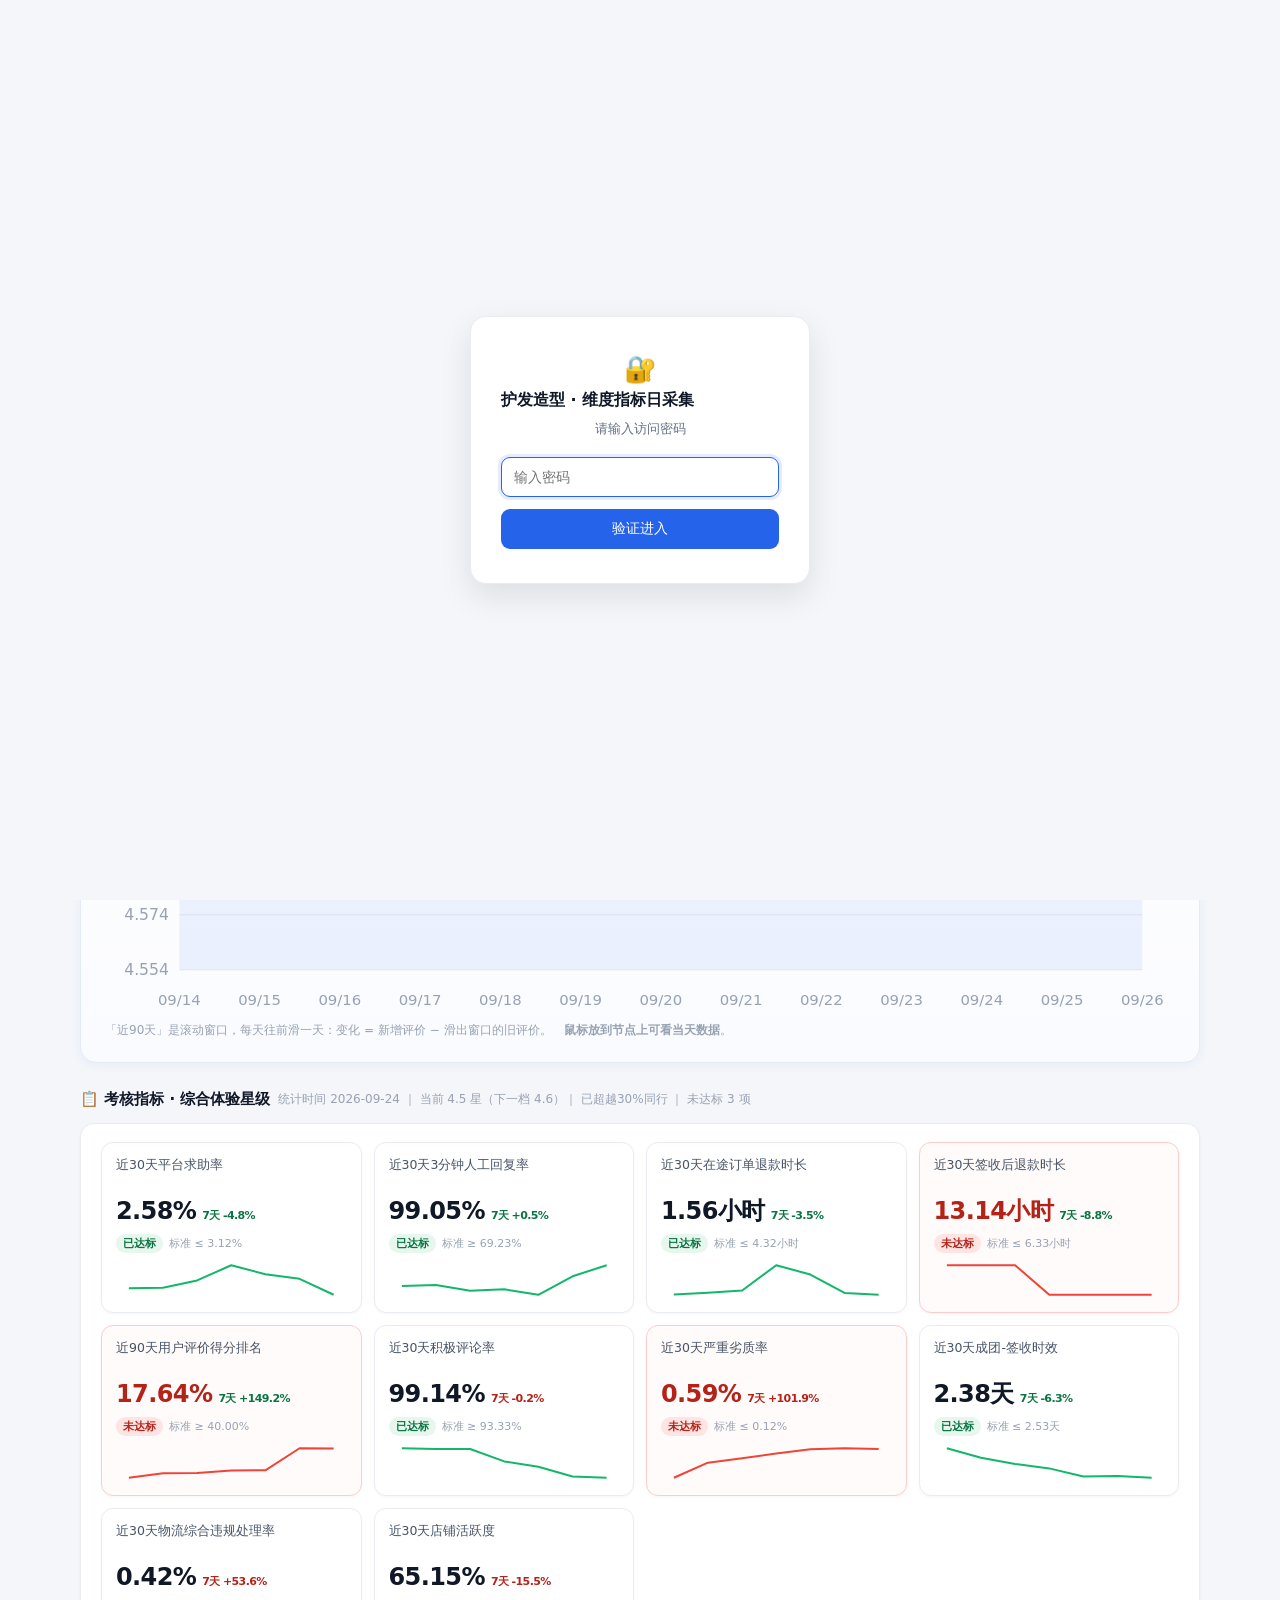
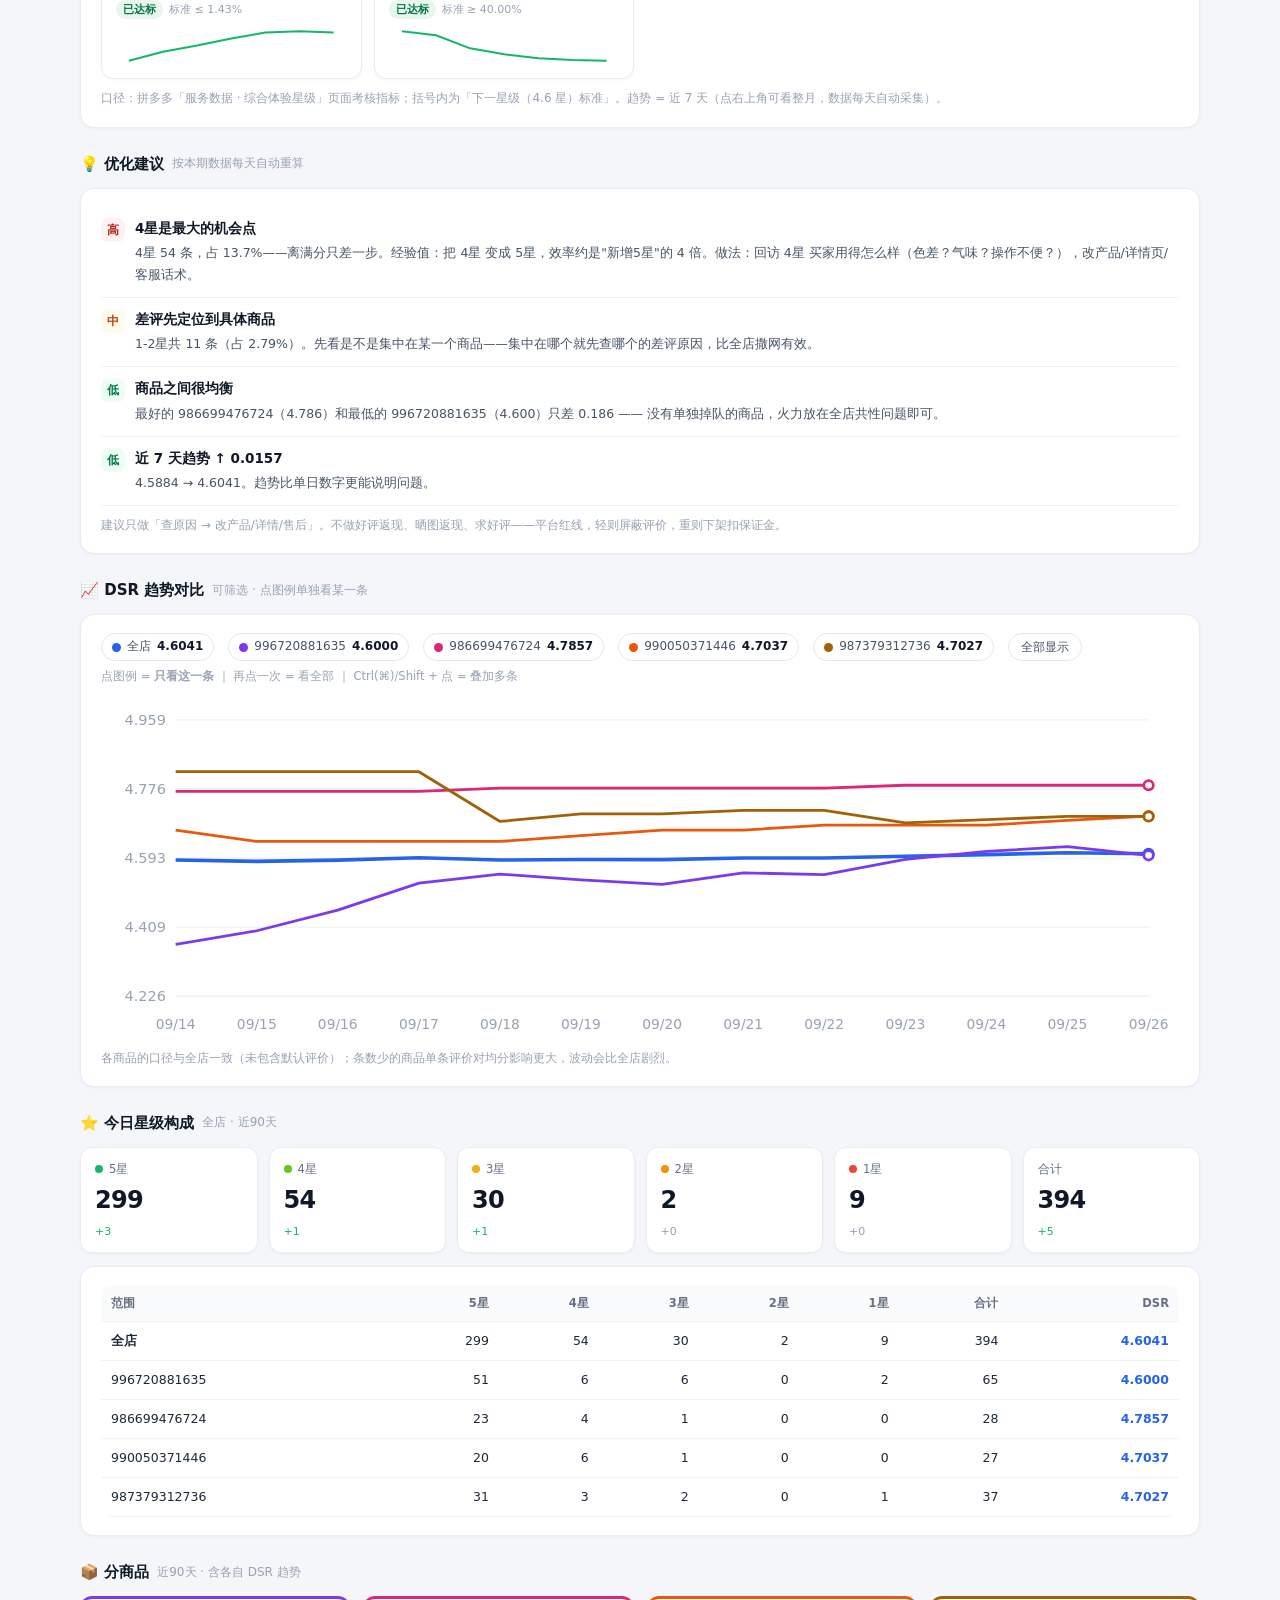
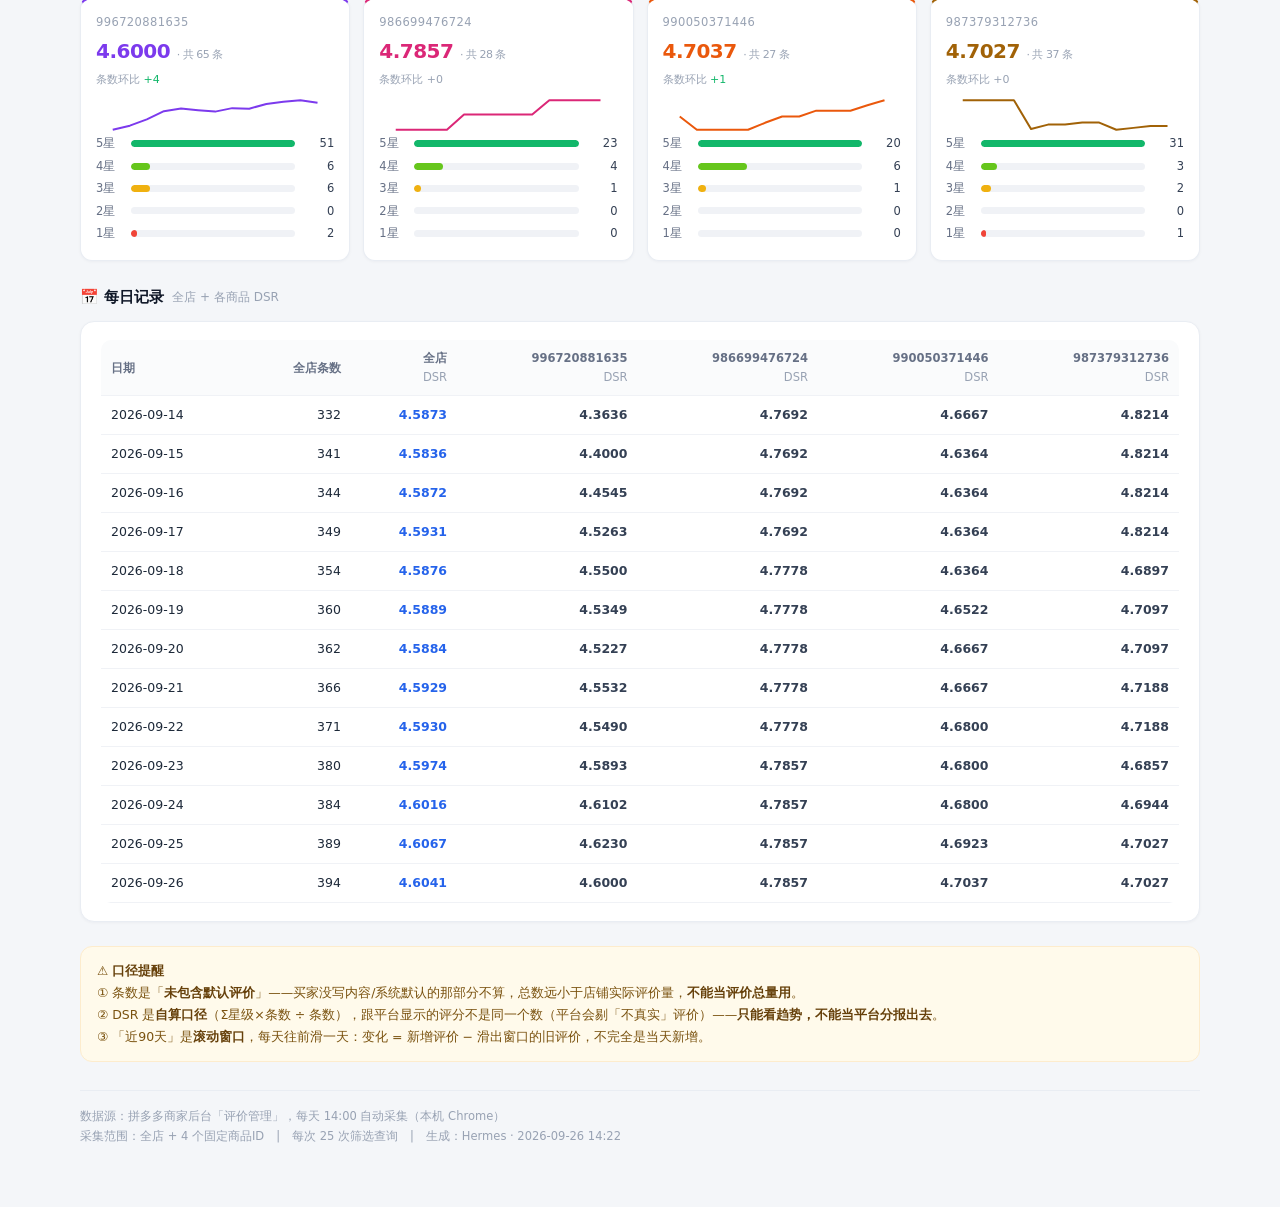
<file: pdd-stars/index.html>
<!DOCTYPE html><html lang="zh-CN"><head><meta charset="utf-8">
<meta name="viewport" content="width=device-width,initial-scale=1">
<title>护发造型-.维度指标日采集</title><style>

*{box-sizing:border-box;margin:0;padding:0}
body{background:#f4f6f9;color:#1d2939;font-family:"Microsoft YaHei","PingFang SC",system-ui,-apple-system,sans-serif;
     font-size:14px;line-height:1.6;padding:24px 18px 60px;-webkit-font-smoothing:antialiased}
.wrap{max-width:1120px;margin:0 auto;min-width:0}
h1{font-size:22px;font-weight:700;color:#101828;letter-spacing:-.2px}
.sub{color:#667085;font-size:12.5px;margin-top:7px}
.tag{display:inline-block;background:#fff;border:1px solid #e4e7ec;color:#475467;border-radius:999px;
     padding:3px 11px;font-size:11.5px;margin:9px 7px 0 0;box-shadow:0 1px 2px rgba(16,24,40,.03)}
h2{font-size:15px;margin:0 0 12px;font-weight:700;color:#101828;display:flex;align-items:center;
   gap:8px;flex-wrap:wrap}
h2 .cnt{font-weight:400;color:#98a2b3;font-size:12px}
section{margin-top:24px}
.card{background:#fff;border:1px solid #e9edf3;border-radius:14px;padding:18px 20px;
      box-shadow:0 1px 3px rgba(16,24,40,.04)}
.hero{background:linear-gradient(180deg,#ffffff 0%,#fafbff 100%);border:1px solid #e4ebf7;
      border-radius:16px;padding:22px 24px;box-shadow:0 2px 10px rgba(37,99,235,.07)}
.heroTop{display:flex;align-items:flex-end;gap:22px;flex-wrap:wrap}
.heroVal{font-size:44px;font-weight:800;color:#2563eb;letter-spacing:-1.6px;line-height:1.05}
.heroLab{font-size:12.5px;color:#667085;margin-bottom:4px}
.heroMeta{font-size:12.5px;color:#667085;padding-bottom:8px}
.chart{width:100%;height:auto;display:block;margin-top:10px;overflow:visible}
.spark{width:100%;height:38px;display:block;margin-top:8px;overflow:visible}
.sparkhint{font-size:11px;color:#cbd2dc;margin-top:10px}
.kpis{display:grid;grid-template-columns:repeat(auto-fit,minmax(120px,1fr));gap:11px}
.kpi{background:#fff;border:1px solid #e9edf3;border-radius:12px;padding:12px 14px;
     box-shadow:0 1px 3px rgba(16,24,40,.04)}
.kpi .k{font-size:11.5px;color:#667085;display:flex;align-items:center;gap:6px}
.kpi .k i{width:8px;height:8px;border-radius:50%;display:inline-block;flex:none}
.kpi .v{font-size:24px;font-weight:700;margin-top:3px;letter-spacing:-.7px;color:#101828}
.kpi .d{font-size:11px;color:#98a2b3;margin-top:3px}
.tablewrap{overflow-x:auto;-webkit-overflow-scrolling:touch;border-radius:10px}
table{width:100%;border-collapse:collapse;font-size:12.5px;min-width:430px}
th,td{padding:9px 10px;text-align:right;border-bottom:1px solid #f0f2f6;font-variant-numeric:tabular-nums;
      white-space:nowrap}
th{color:#667085;font-size:11.5px;font-weight:600;background:#fafbfc}
th:first-child,td:first-child{text-align:left}
tbody tr:hover{background:#fafbfe}
tfoot td{font-weight:700;color:#101828;border-top:1.5px solid #e4e7ec;background:#fafbfc}
.up{color:#12b76a}.down{color:#f04438}.mut{color:#98a2b3}
.legend{display:flex;flex-wrap:wrap;gap:8px 14px;margin-bottom:6px;font-size:12px;color:#475467}
.legend span{display:flex;align-items:center;gap:6px;white-space:nowrap}
.legend i{width:9px;height:9px;border-radius:50%;display:inline-block;flex:none}
.legend b{font-variant-numeric:tabular-nums;color:#101828}
.chip{cursor:pointer;-webkit-user-select:none;user-select:none;padding:3px 10px;border-radius:999px;
      border:1px solid #e4e7ec;background:#fff;transition:.15s}
.chip:hover{background:#f9fafb;border-color:#d3dae6}
.chip.off{opacity:.3}
.chip.on{box-shadow:0 0 0 2px rgba(37,99,235,.15);border-color:#bcd0f7}
.reset{cursor:pointer;border:1px solid #e4e7ec;background:#fff;border-radius:999px;padding:3px 12px;
       font-size:12px;color:#475467;font-family:inherit;transition:.15s}
.reset:hover{background:#f9fafb;border-color:#d3dae6}
.sug{display:flex;gap:10px;align-items:flex-start;padding:11px 0;border-bottom:1px solid #eef1f6}
.sug:last-of-type{border-bottom:0}
.pri{flex:none;width:24px;height:24px;line-height:24px;text-align:center;border-radius:7px;
     font-size:12px;font-weight:700}
.pri.hi{background:#fef3f2;color:#b42318}
.pri.mid{background:#fffaeb;color:#b54708}
.pri.lo{background:#ecfdf3;color:#027a48}
.stit{font-size:13.5px;font-weight:600;color:#101828;margin-bottom:3px}
.stxt{font-size:12.5px;line-height:1.75;color:#475467}
.lockbtn{margin-left:8px;padding:4px 12px;border:1px solid #e4e7ec;background:#fff;border-radius:999px;
         font-size:12px;color:#475467;font-family:inherit;cursor:pointer;transition:.15s}
.lockbtn:hover{background:#fef3f2;border-color:#fda29b;color:#b42318}
.tag.warn{background:#fef3f2;border-color:#fda29b;color:#b42318;font-weight:600}
.chartTip{position:fixed;z-index:9998;pointer-events:none;display:none;
          background:#101828;color:#fff;font-size:12px;line-height:1.65;padding:7px 11px;
          border-radius:8px;box-shadow:0 6px 18px rgba(16,24,40,.24);max-width:280px;
          font-variant-numeric:tabular-nums}
.chartTip b{font-weight:700}
.tipdot{display:inline-block;width:7px;height:7px;border-radius:50%;margin-right:5px}
.chart svg,.chart{cursor:crosshair}
.hint{font-size:11.5px;color:#98a2b3;margin:2px 0 6px}
.grid{display:grid;grid-template-columns:repeat(auto-fit,minmax(196px,1fr));gap:13px}
.prod{background:#fff;border:1px solid #e9edf3;border-radius:12px;padding:14px 15px;
      box-shadow:0 1px 3px rgba(16,24,40,.04)}
.prod .pid{font-size:11.5px;color:#98a2b3;letter-spacing:.4px}
.prod .pv{font-size:20px;font-weight:700;margin:3px 0 4px;color:#101828;letter-spacing:-.5px}
.prod .pv span{font-size:11px;font-weight:400;color:#98a2b3}
.prod .pmeta{font-size:11px;color:#98a2b3;margin-bottom:8px}
.bar{display:flex;align-items:center;gap:7px;margin-bottom:4px;font-size:11.5px}
.bar .bl{width:28px;color:#667085;flex:none}
.bar .bt{flex:1;height:7px;background:#f0f2f6;border-radius:4px;overflow:hidden}
.bar .bf{height:100%;border-radius:4px}
.bar .bv{width:32px;text-align:right;flex:none;color:#344054;font-variant-numeric:tabular-nums}
.note{color:#98a2b3;font-size:12px}
.empty{color:#98a2b3;font-size:12.5px;padding:16px 0;text-align:center}
.warnbox{background:#fffaeb;border:1px solid #fdeccd;border-radius:12px;padding:13px 16px;
         color:#7a520f;font-size:12.5px;line-height:1.75}
.warnbox b{color:#66400a}
.mtgrid{display:grid;grid-template-columns:repeat(auto-fill,minmax(248px,1fr));gap:12px}
.mtcard{background:#fff;border:1px solid #e9edf3;border-radius:12px;padding:13px 14px;
        box-shadow:0 1px 3px rgba(16,24,40,.04)}
.mtcard.bad{border-color:#fecdca;background:#fffbfa}
.mtname{font-size:12.5px;color:#475467;line-height:1.45;min-height:34px}
.mtval{font-size:24px;font-weight:700;color:#101828;letter-spacing:-.6px;margin:2px 0 3px;
       font-variant-numeric:tabular-nums}
.mtcard.bad .mtval{color:#b42318}
.mtstd{font-size:11px;color:#98a2b3;line-height:1.6}
.mtpill{display:inline-block;font-size:11px;padding:1px 7px;border-radius:10px;margin-right:6px;
        font-weight:600}
.mtpill.ok{background:#e8f7ee;color:#087443}
.mtpill.bad{background:#fee4e2;color:#b42318}
.mtspark{margin-top:7px}
.mtdelta{font-size:11px;margin-left:6px;font-variant-numeric:tabular-nums}
.mtdelta.up{color:#b42318}
.mtdelta.dn{color:#087443}
footer{margin-top:28px;padding-top:15px;border-top:1px solid #e9edf3;color:#98a2b3;font-size:11.5px;line-height:1.8}
@media(max-width:560px){body{padding:16px 12px 48px}.heroVal{font-size:36px}.card{padding:15px 14px}}

</style></head><body>
<style>.gate{position:fixed;inset:0;z-index:9999;background:#f4f6f9;display:flex;align-items:center;justify-content:center;padding:20px}.gateCard{background:#fff;border:1px solid #e9edf3;border-radius:16px;padding:34px 30px;max-width:340px;width:100%;text-align:center;box-shadow:0 12px 32px rgba(16,24,40,.10)}.gateCard h2{font-size:16px;margin:0 0 6px;color:#101828;font-weight:600}.gateCard .tip{font-size:12.5px;color:#667085;margin:0 0 18px}.gateCard input{width:100%;height:40px;border:1px solid #d0d5dd;border-radius:9px;padding:0 12px;font-size:14px;font-family:inherit;outline:none;box-sizing:border-box}.gateCard input:focus{border-color:#2563eb;box-shadow:0 0 0 3px rgba(37,99,235,.12)}.gateCard button{width:100%;height:40px;margin-top:12px;border:0;border-radius:9px;background:#2563eb;color:#fff;font-size:14px;font-family:inherit;cursor:pointer}.gateCard button:hover{background:#1d4ed8}.gateErr{display:none;color:#b42318;font-size:12.5px;margin-top:10px}</style><div class="gate" id="pddGate"><div class="gateCard"><div style="font-size:26px;line-height:1.4">🔐</div><h2>护发造型 · 维度指标日采集</h2><p class="tip">请输入访问密码</p><input type="password" id="pddPw" autocomplete="off" placeholder="输入密码" onkeydown="if(event.key==='Enter')window.pddCheck()"><button onclick="window.pddCheck()">验证进入</button><div class="gateErr" id="pddErr">❌ 密码错误，请重试</div></div></div><script>
(function(){
  var SHA = ["4fc82b26aecb47d2868c4efbe3581732a3e7cbcc6c2efb32062c08170a05eeb8"], B64 = ["MTE="];
  // KEY 跟着密码走：改密码后，之前"记住"的设备会重新要求输入（否则改密码等于没改）
  var KEY = 'pddStarsOK_' + SHA[0].slice(0, 10);
  var g = document.getElementById('pddGate');
  function open(){ try{ localStorage.setItem(KEY,'1'); }catch(e){}
                   if(g) g.style.display='none'; }
  function hexOf(pw){
    if (window.crypto && crypto.subtle && window.TextEncoder)
      return crypto.subtle.digest('SHA-256', new TextEncoder().encode(pw)).then(function(b){
        return Array.prototype.map.call(new Uint8Array(b), function(x){
          return ('0'+x.toString(16)).slice(-2); }).join('');
      });
    return null;                 // 极老环境没有 crypto.subtle
  }
  // ⚠️ 两个函数必须**先定义**：自动登录时若提前 return，退出按钮就成了死键
  window.pddCheck = function(){
    var inp = document.getElementById('pddPw'), err = document.getElementById('pddErr');
    var pw = (inp && inp.value) || '';
    var p = hexOf(pw);
    if (!p){                     // 回退：base64（和主体财务看板同款）
      var hit = false;
      try { hit = B64.indexOf(btoa(unescape(encodeURIComponent(pw)))) >= 0; } catch(e){}
      if (hit) { open(); } else if (err) { err.style.display = 'block'; }
      return;
    }
    p.then(function(h){
      if (SHA.indexOf(h) >= 0) { open(); }
      else if (err) { err.style.display = 'block'; }
    });
  };
  window.pddLogout = function(){
    try{ localStorage.removeItem(KEY); }catch(e){}
    location.reload();
  };
  var logged = false;
  try{ logged = localStorage.getItem(KEY) === '1'; }catch(e){}
  if (logged) { open(); }
  else { var i = document.getElementById('pddPw'); if (i) { i.focus(); } }
})();
</script>
<div class="wrap">
<h1>护发造型-.维度指标日采集 <span class="sub">评价星级 + 考核指标</span></h1>
<div class="sub">蒙倩护发造型官方旗舰店　|　口径：<b>未包含默认评价</b>　|　最后采集 2026-09-26 14:22</div>
<div><span class="tag">⭐ 每日自动采集</span><span class="tag">累计 13 天</span><span class="tag">全店 + 4 个商品</span><button class="lockbtn" onclick="window.pddLogout()">🔒 退出登录</button></div>
<section><div class="hero">
<div class="heroTop"><div><div class="heroLab">领航员综合分行业排名<span class="sub" style="margin-left:8px">决定星级档位（超越同行的比例）</span></div><div class="heroVal">33%</div></div><div class="heroMeta">当前 4.5 星（下一档 4.6 星需 ≥40%）<br>近7天 +8.3pt ｜ 近30天 +5.0pt<br>统计时间 2026-09-24</div></div>
<svg viewBox="0 0 720 200" class="chart"><line x1="50" y1="168.0" x2="698" y2="168.0" stroke="#eef1f6" stroke-width="1"/><text x="43" y="171.6" fill="#98a2b3" font-size="10.5" text-anchor="end">21.710</text><line x1="50" y1="131.0" x2="698" y2="131.0" stroke="#eef1f6" stroke-width="1"/><text x="43" y="134.6" fill="#98a2b3" font-size="10.5" text-anchor="end">25.537</text><line x1="50" y1="94.0" x2="698" y2="94.0" stroke="#eef1f6" stroke-width="1"/><text x="43" y="97.6" fill="#98a2b3" font-size="10.5" text-anchor="end">29.364</text><line x1="50" y1="57.0" x2="698" y2="57.0" stroke="#eef1f6" stroke-width="1"/><text x="43" y="60.6" fill="#98a2b3" font-size="10.5" text-anchor="end">33.191</text><line x1="50" y1="20.0" x2="698" y2="20.0" stroke="#eef1f6" stroke-width="1"/><text x="43" y="23.6" fill="#98a2b3" font-size="10.5" text-anchor="end">37.018</text><text x="50.0" y="192" fill="#98a2b3" font-size="10" text-anchor="middle">09/19</text><text x="158.0" y="192" fill="#98a2b3" font-size="10" text-anchor="middle">09/20</text><text x="266.0" y="192" fill="#98a2b3" font-size="10" text-anchor="middle">09/21</text><text x="374.0" y="192" fill="#98a2b3" font-size="10" text-anchor="middle">09/22</text><text x="482.0" y="192" fill="#98a2b3" font-size="10" text-anchor="middle">09/23</text><text x="590.0" y="192" fill="#98a2b3" font-size="10" text-anchor="middle">09/24</text><text x="698.0" y="192" fill="#98a2b3" font-size="10" text-anchor="middle">09/25</text><polyline points="50.0,130.9 158.0,125.0 266.0,119.1 374.0,137.5 482.0,106.2 590.0,79.9 698.0,50.5 698.0,168.0 50.0,168.0" fill="rgba(37,99,235,.08)" stroke="none"/><polyline points="50.0,130.9 158.0,125.0 266.0,119.1 374.0,137.5 482.0,106.2 590.0,79.9 698.0,50.5" fill="none" stroke="#2563eb" stroke-width="2.6" stroke-linejoin="round"/><circle cx="50.0" cy="130.9" r="3.4" fill="#fff" stroke="#2563eb" stroke-width="2.4"/><circle cx="50.0" cy="130.9" r="12" fill="transparent" style="cursor:crosshair" onmouseover="chartTip(event,'09/19<br>自算均分 <b>25.5441</b>')" onmouseout="chartTipHide()"/><circle cx="158.0" cy="125.0" r="3.4" fill="#fff" stroke="#2563eb" stroke-width="2.4"/><circle cx="158.0" cy="125.0" r="12" fill="transparent" style="cursor:crosshair" onmouseover="chartTip(event,'09/20<br>自算均分 <b>26.1611</b>')" onmouseout="chartTipHide()"/><circle cx="266.0" cy="119.1" r="3.4" fill="#fff" stroke="#2563eb" stroke-width="2.4"/><circle cx="266.0" cy="119.1" r="12" fill="transparent" style="cursor:crosshair" onmouseover="chartTip(event,'09/21<br>自算均分 <b>26.7633</b>')" onmouseout="chartTipHide()"/><circle cx="374.0" cy="137.5" r="3.4" fill="#fff" stroke="#2563eb" stroke-width="2.4"/><circle cx="374.0" cy="137.5" r="12" fill="transparent" style="cursor:crosshair" onmouseover="chartTip(event,'09/22<br>自算均分 <b>24.8616</b>')" onmouseout="chartTipHide()"/><circle cx="482.0" cy="106.2" r="3.4" fill="#fff" stroke="#2563eb" stroke-width="2.4"/><circle cx="482.0" cy="106.2" r="12" fill="transparent" style="cursor:crosshair" onmouseover="chartTip(event,'09/23<br>自算均分 <b>28.0979</b>')" onmouseout="chartTipHide()"/><circle cx="590.0" cy="79.9" r="3.4" fill="#fff" stroke="#2563eb" stroke-width="2.4"/><circle cx="590.0" cy="79.9" r="12" fill="transparent" style="cursor:crosshair" onmouseover="chartTip(event,'09/24<br>自算均分 <b>30.8268</b>')" onmouseout="chartTipHide()"/><circle cx="698.0" cy="50.5" r="5" fill="#fff" stroke="#2563eb" stroke-width="2.4"/><text x="698.0" y="38.5" fill="#2563eb" font-size="12.5" font-weight="700" text-anchor="middle">33.8665</text><circle cx="698.0" cy="50.5" r="12" fill="transparent" style="cursor:crosshair" onmouseover="chartTip(event,'09/25<br>自算均分 <b>33.8665</b>')" onmouseout="chartTipHide()"/></svg>
<div class="note" style="margin-top:4px">口径：拼多多「服务数据 · 综合体验星级」。平台按<b>向下取整</b>显示整数（实际 33.87%）；<b>30%</b> = 已超越 30% 同行，4.5 星对应 30%、<b>4.8 星需 60%</b>。每天自动采集，历史可回溯。</div>
</div></section>
<section><div class="hero">
<div class="heroTop"><div><div class="heroLab">全店 · 近90天 自算均分（DSR）</div><div class="heroVal">4.6041</div></div><div class="heroMeta">环比昨日 <span class="down">-0.0026</span><br>采集于 2026-09-26 14:22</div></div>
<svg viewBox="0 0 720 200" class="chart"><line x1="50" y1="168.0" x2="698" y2="168.0" stroke="#eef1f6" stroke-width="1"/><text x="43" y="171.6" fill="#98a2b3" font-size="10.5" text-anchor="end">4.554</text><line x1="50" y1="131.0" x2="698" y2="131.0" stroke="#eef1f6" stroke-width="1"/><text x="43" y="134.6" fill="#98a2b3" font-size="10.5" text-anchor="end">4.574</text><line x1="50" y1="94.0" x2="698" y2="94.0" stroke="#eef1f6" stroke-width="1"/><text x="43" y="97.6" fill="#98a2b3" font-size="10.5" text-anchor="end">4.595</text><line x1="50" y1="57.0" x2="698" y2="57.0" stroke="#eef1f6" stroke-width="1"/><text x="43" y="60.6" fill="#98a2b3" font-size="10.5" text-anchor="end">4.616</text><line x1="50" y1="20.0" x2="698" y2="20.0" stroke="#eef1f6" stroke-width="1"/><text x="43" y="23.6" fill="#98a2b3" font-size="10.5" text-anchor="end">4.637</text><text x="50.0" y="192" fill="#98a2b3" font-size="10" text-anchor="middle">09/14</text><text x="104.0" y="192" fill="#98a2b3" font-size="10" text-anchor="middle">09/15</text><text x="158.0" y="192" fill="#98a2b3" font-size="10" text-anchor="middle">09/16</text><text x="212.0" y="192" fill="#98a2b3" font-size="10" text-anchor="middle">09/17</text><text x="266.0" y="192" fill="#98a2b3" font-size="10" text-anchor="middle">09/18</text><text x="320.0" y="192" fill="#98a2b3" font-size="10" text-anchor="middle">09/19</text><text x="374.0" y="192" fill="#98a2b3" font-size="10" text-anchor="middle">09/20</text><text x="428.0" y="192" fill="#98a2b3" font-size="10" text-anchor="middle">09/21</text><text x="482.0" y="192" fill="#98a2b3" font-size="10" text-anchor="middle">09/22</text><text x="536.0" y="192" fill="#98a2b3" font-size="10" text-anchor="middle">09/23</text><text x="590.0" y="192" fill="#98a2b3" font-size="10" text-anchor="middle">09/24</text><text x="644.0" y="192" fill="#98a2b3" font-size="10" text-anchor="middle">09/25</text><text x="698.0" y="192" fill="#98a2b3" font-size="10" text-anchor="middle">09/26</text><polyline points="50.0,107.9 104.0,114.6 158.0,108.1 212.0,97.6 266.0,107.5 320.0,105.1 374.0,106.0 428.0,98.0 482.0,97.8 536.0,90.0 590.0,82.5 644.0,73.4 698.0,78.1 698.0,168.0 50.0,168.0" fill="rgba(37,99,235,.08)" stroke="none"/><polyline points="50.0,107.9 104.0,114.6 158.0,108.1 212.0,97.6 266.0,107.5 320.0,105.1 374.0,106.0 428.0,98.0 482.0,97.8 536.0,90.0 590.0,82.5 644.0,73.4 698.0,78.1" fill="none" stroke="#2563eb" stroke-width="2.6" stroke-linejoin="round"/><circle cx="50.0" cy="107.9" r="3.4" fill="#fff" stroke="#2563eb" stroke-width="2.4"/><circle cx="50.0" cy="107.9" r="12" fill="transparent" style="cursor:crosshair" onmouseover="chartTip(event,'09/14<br>自算均分 <b>4.5873</b><br>332 条')" onmouseout="chartTipHide()"/><circle cx="104.0" cy="114.6" r="3.4" fill="#fff" stroke="#2563eb" stroke-width="2.4"/><circle cx="104.0" cy="114.6" r="12" fill="transparent" style="cursor:crosshair" onmouseover="chartTip(event,'09/15<br>自算均分 <b>4.5836</b><br>341 条')" onmouseout="chartTipHide()"/><circle cx="158.0" cy="108.1" r="3.4" fill="#fff" stroke="#2563eb" stroke-width="2.4"/><circle cx="158.0" cy="108.1" r="12" fill="transparent" style="cursor:crosshair" onmouseover="chartTip(event,'09/16<br>自算均分 <b>4.5872</b><br>344 条')" onmouseout="chartTipHide()"/><circle cx="212.0" cy="97.6" r="3.4" fill="#fff" stroke="#2563eb" stroke-width="2.4"/><circle cx="212.0" cy="97.6" r="12" fill="transparent" style="cursor:crosshair" onmouseover="chartTip(event,'09/17<br>自算均分 <b>4.5931</b><br>349 条')" onmouseout="chartTipHide()"/><circle cx="266.0" cy="107.5" r="3.4" fill="#fff" stroke="#2563eb" stroke-width="2.4"/><circle cx="266.0" cy="107.5" r="12" fill="transparent" style="cursor:crosshair" onmouseover="chartTip(event,'09/18<br>自算均分 <b>4.5876</b><br>354 条')" onmouseout="chartTipHide()"/><circle cx="320.0" cy="105.1" r="3.4" fill="#fff" stroke="#2563eb" stroke-width="2.4"/><circle cx="320.0" cy="105.1" r="12" fill="transparent" style="cursor:crosshair" onmouseover="chartTip(event,'09/19<br>自算均分 <b>4.5889</b><br>360 条')" onmouseout="chartTipHide()"/><circle cx="374.0" cy="106.0" r="3.4" fill="#fff" stroke="#2563eb" stroke-width="2.4"/><circle cx="374.0" cy="106.0" r="12" fill="transparent" style="cursor:crosshair" onmouseover="chartTip(event,'09/20<br>自算均分 <b>4.5884</b><br>362 条')" onmouseout="chartTipHide()"/><circle cx="428.0" cy="98.0" r="3.4" fill="#fff" stroke="#2563eb" stroke-width="2.4"/><circle cx="428.0" cy="98.0" r="12" fill="transparent" style="cursor:crosshair" onmouseover="chartTip(event,'09/21<br>自算均分 <b>4.5929</b><br>366 条')" onmouseout="chartTipHide()"/><circle cx="482.0" cy="97.8" r="3.4" fill="#fff" stroke="#2563eb" stroke-width="2.4"/><circle cx="482.0" cy="97.8" r="12" fill="transparent" style="cursor:crosshair" onmouseover="chartTip(event,'09/22<br>自算均分 <b>4.5930</b><br>371 条')" onmouseout="chartTipHide()"/><circle cx="536.0" cy="90.0" r="3.4" fill="#fff" stroke="#2563eb" stroke-width="2.4"/><circle cx="536.0" cy="90.0" r="12" fill="transparent" style="cursor:crosshair" onmouseover="chartTip(event,'09/23<br>自算均分 <b>4.5974</b><br>380 条')" onmouseout="chartTipHide()"/><circle cx="590.0" cy="82.5" r="3.4" fill="#fff" stroke="#2563eb" stroke-width="2.4"/><circle cx="590.0" cy="82.5" r="12" fill="transparent" style="cursor:crosshair" onmouseover="chartTip(event,'09/24<br>自算均分 <b>4.6016</b><br>384 条')" onmouseout="chartTipHide()"/><circle cx="644.0" cy="73.4" r="3.4" fill="#fff" stroke="#2563eb" stroke-width="2.4"/><circle cx="644.0" cy="73.4" r="12" fill="transparent" style="cursor:crosshair" onmouseover="chartTip(event,'09/25<br>自算均分 <b>4.6067</b><br>389 条')" onmouseout="chartTipHide()"/><circle cx="698.0" cy="78.1" r="5" fill="#fff" stroke="#2563eb" stroke-width="2.4"/><text x="698.0" y="66.1" fill="#2563eb" font-size="12.5" font-weight="700" text-anchor="middle">4.6041</text><circle cx="698.0" cy="78.1" r="12" fill="transparent" style="cursor:crosshair" onmouseover="chartTip(event,'09/26<br>自算均分 <b>4.6041</b><br>394 条')" onmouseout="chartTipHide()"/></svg>
<div class="note" style="margin-top:4px">「近90天」是滚动窗口，每天往前滑一天：变化 = 新增评价 − 滑出窗口的旧评价。　<b>鼠标放到节点上可看当天数据</b>。</div>
</div></section>
<section><h2>📋 考核指标 · 综合体验星级 <span class="cnt">统计时间 2026-09-24 ｜ 当前 4.5 星（下一档 4.6）｜ 已超越30%同行 ｜ 未达标 3 项</span></h2>
<div class="card"><div class="mtgrid">
<div class="mtcard">
<div class="mtname">近30天平台求助率</div>
<div class="mtval">2.58%<span class="mtdelta dn">7天 -4.8%</span></div>
<div class="mtstd"><span class="mtpill ok">已达标</span>标准 ≤ 3.12%</div>
<div class="mtspark"><svg viewBox="0 0 200 36" class="spark"><polyline points="3.0,25.9 35.3,25.3 67.7,18.4 100.0,4.0 132.3,12.5 164.7,16.9 197.0,32.0" fill="none" stroke="#12b76a" stroke-width="1.9" stroke-linejoin="round"/></svg></div>
</div>
<div class="mtcard">
<div class="mtname">近30天3分钟人工回复率</div>
<div class="mtval">99.05%<span class="mtdelta dn">7天 +0.5%</span></div>
<div class="mtstd"><span class="mtpill ok">已达标</span>标准 ≥ 69.23%</div>
<div class="mtspark"><svg viewBox="0 0 200 36" class="spark"><polyline points="3.0,23.7 35.3,22.7 67.7,28.2 100.0,26.8 132.3,32.0 164.7,14.5 197.0,4.0" fill="none" stroke="#12b76a" stroke-width="1.9" stroke-linejoin="round"/></svg></div>
</div>
<div class="mtcard">
<div class="mtname">近30天在途订单退款时长</div>
<div class="mtval">1.56小时<span class="mtdelta dn">7天 -3.5%</span></div>
<div class="mtstd"><span class="mtpill ok">已达标</span>标准 ≤ 4.32小时</div>
<div class="mtspark"><svg viewBox="0 0 200 36" class="spark"><polyline points="3.0,31.7 35.3,30.1 67.7,28.0 100.0,4.0 132.3,12.8 164.7,30.3 197.0,32.0" fill="none" stroke="#12b76a" stroke-width="1.9" stroke-linejoin="round"/></svg></div>
</div>
<div class="mtcard bad">
<div class="mtname">近30天签收后退款时长</div>
<div class="mtval">13.14小时<span class="mtdelta dn">7天 -8.8%</span></div>
<div class="mtstd"><span class="mtpill bad">未达标</span>标准 ≤ 6.33小时</div>
<div class="mtspark"><svg viewBox="0 0 200 36" class="spark"><polyline points="3.0,4.0 35.3,4.0 67.7,4.0 100.0,32.0 132.3,32.0 164.7,32.0 197.0,32.0" fill="none" stroke="#f04438" stroke-width="1.9" stroke-linejoin="round"/></svg></div>
</div>
<div class="mtcard bad">
<div class="mtname">近90天用户评价得分排名</div>
<div class="mtval">17.64%<span class="mtdelta dn">7天 +149.2%</span></div>
<div class="mtstd"><span class="mtpill bad">未达标</span>标准 ≥ 40.00%</div>
<div class="mtspark"><svg viewBox="0 0 200 36" class="spark"><polyline points="3.0,32.0 35.3,27.8 67.7,27.5 100.0,25.1 132.3,24.9 164.7,4.0 197.0,4.3" fill="none" stroke="#f04438" stroke-width="1.9" stroke-linejoin="round"/></svg></div>
</div>
<div class="mtcard">
<div class="mtname">近30天积极评论率</div>
<div class="mtval">99.14%<span class="mtdelta up">7天 -0.2%</span></div>
<div class="mtstd"><span class="mtpill ok">已达标</span>标准 ≥ 93.33%</div>
<div class="mtspark"><svg viewBox="0 0 200 36" class="spark"><polyline points="3.0,4.0 35.3,4.8 67.7,4.8 100.0,16.5 132.3,21.6 164.7,30.8 197.0,32.0" fill="none" stroke="#12b76a" stroke-width="1.9" stroke-linejoin="round"/></svg></div>
</div>
<div class="mtcard bad">
<div class="mtname">近30天严重劣质率</div>
<div class="mtval">0.59%<span class="mtdelta up">7天 +101.9%</span></div>
<div class="mtstd"><span class="mtpill bad">未达标</span>标准 ≤ 0.12%</div>
<div class="mtspark"><svg viewBox="0 0 200 36" class="spark"><polyline points="3.0,32.0 35.3,17.7 67.7,13.6 100.0,8.9 132.3,5.0 164.7,4.0 197.0,4.8" fill="none" stroke="#f04438" stroke-width="1.9" stroke-linejoin="round"/></svg></div>
</div>
<div class="mtcard">
<div class="mtname">近30天成团-签收时效</div>
<div class="mtval">2.38天<span class="mtdelta dn">7天 -6.3%</span></div>
<div class="mtstd"><span class="mtpill ok">已达标</span>标准 ≤ 2.53天</div>
<div class="mtspark"><svg viewBox="0 0 200 36" class="spark"><polyline points="3.0,4.0 35.3,13.1 67.7,18.9 100.0,23.1 132.3,30.8 164.7,30.2 197.0,32.0" fill="none" stroke="#12b76a" stroke-width="1.9" stroke-linejoin="round"/></svg></div>
</div>
<div class="mtcard">
<div class="mtname">近30天物流综合违规处理率</div>
<div class="mtval">0.42%<span class="mtdelta up">7天 +53.6%</span></div>
<div class="mtstd"><span class="mtpill ok">已达标</span>标准 ≤ 1.43%</div>
<div class="mtspark"><svg viewBox="0 0 200 36" class="spark"><polyline points="3.0,32.0 35.3,23.4 67.7,17.6 100.0,10.8 132.3,5.3 164.7,4.0 197.0,5.1" fill="none" stroke="#12b76a" stroke-width="1.9" stroke-linejoin="round"/></svg></div>
</div>
<div class="mtcard">
<div class="mtname">近30天店铺活跃度</div>
<div class="mtval">65.15%<span class="mtdelta up">7天 -15.5%</span></div>
<div class="mtstd"><span class="mtpill ok">已达标</span>标准 ≥ 40.00%</div>
<div class="mtspark"><svg viewBox="0 0 200 36" class="spark"><polyline points="3.0,4.0 35.3,7.8 67.7,20.2 100.0,25.9 132.3,29.6 164.7,31.3 197.0,32.0" fill="none" stroke="#12b76a" stroke-width="1.9" stroke-linejoin="round"/></svg></div>
</div>
</div>
<div class="note" style="margin-top:10px">口径：拼多多「服务数据 · 综合体验星级」页面考核指标；括号内为「下一星级（4.6 星）标准」。趋势 = 近 7 天（点右上角可看整月，数据每天自动采集）。</div>
</div></section>
<section><h2>💡 优化建议 <span class="cnt">按本期数据每天自动重算</span></h2>
<div class="card">
<div class="sug"><span class="pri hi">高</span><div><div class="stit">4星是最大的机会点</div><div class="stxt">4星 54 条，占 13.7%——离满分只差一步。经验值：把 4星 变成 5星，效率约是"新增5星"的 4 倍。做法：回访 4星 买家用得怎么样（色差？气味？操作不便？），改产品/详情页/客服话术。</div></div></div>
<div class="sug"><span class="pri mid">中</span><div><div class="stit">差评先定位到具体商品</div><div class="stxt">1-2星共 11 条（占 2.79%）。先看是不是集中在某一个商品——集中在哪个就先查哪个的差评原因，比全店撒网有效。</div></div></div>
<div class="sug"><span class="pri lo">低</span><div><div class="stit">商品之间很均衡</div><div class="stxt">最好的 986699476724（4.786）和最低的 996720881635（4.600）只差 0.186 —— 没有单独掉队的商品，火力放在全店共性问题即可。</div></div></div>
<div class="sug"><span class="pri lo">低</span><div><div class="stit">近 7 天趋势 ↑ 0.0157</div><div class="stxt">4.5884 → 4.6041。趋势比单日数字更能说明问题。</div></div></div>
<div class="note" style="margin-top:10px">建议只做「查原因 → 改产品/详情/售后」。不做好评返现、晒图返现、求好评——平台红线，轻则屏蔽评价，重则下架扣保证金。</div>
</div></section>
<section><h2>📈 DSR 趋势对比 <span class="cnt">可筛选 · 点图例单独看某一条</span></h2>
<div class="card">
<div class="legend" id="dsrLegend">
<span class="chip on" data-n="全店" onclick="dsrToggle(&quot;全店&quot;,event)"><i style="background:#2563eb"></i>全店 <b>4.6041</b></span>
<span class="chip on" data-n="996720881635" onclick="dsrToggle(&quot;996720881635&quot;,event)"><i style="background:#7c3aed"></i>996720881635 <b>4.6000</b></span>
<span class="chip on" data-n="986699476724" onclick="dsrToggle(&quot;986699476724&quot;,event)"><i style="background:#db2777"></i>986699476724 <b>4.7857</b></span>
<span class="chip on" data-n="990050371446" onclick="dsrToggle(&quot;990050371446&quot;,event)"><i style="background:#ea580c"></i>990050371446 <b>4.7037</b></span>
<span class="chip on" data-n="987379312736" onclick="dsrToggle(&quot;987379312736&quot;,event)"><i style="background:#a16207"></i>987379312736 <b>4.7027</b></span>
<button class="reset" onclick="dsrReset()">全部显示</button>
</div>
<div class="hint">点图例 = <b>只看这一条</b> ｜ 再点一次 = 看全部 ｜ Ctrl(⌘)/Shift + 点 = 叠加多条</div>
<div id="dsrChart">
<svg viewBox="0 0 760 240" class="chart"><line x1="52" y1="208.0" x2="740" y2="208.0" stroke="#eef1f6" stroke-width="1"/><text x="45" y="211.6" fill="#98a2b3" font-size="10.5" text-anchor="end">4.235</text><line x1="52" y1="160.5" x2="740" y2="160.5" stroke="#eef1f6" stroke-width="1"/><text x="45" y="164.1" fill="#98a2b3" font-size="10.5" text-anchor="end">4.414</text><line x1="52" y1="113.0" x2="740" y2="113.0" stroke="#eef1f6" stroke-width="1"/><text x="45" y="116.6" fill="#98a2b3" font-size="10.5" text-anchor="end">4.593</text><line x1="52" y1="65.5" x2="740" y2="65.5" stroke="#eef1f6" stroke-width="1"/><text x="45" y="69.1" fill="#98a2b3" font-size="10.5" text-anchor="end">4.771</text><line x1="52" y1="18.0" x2="740" y2="18.0" stroke="#eef1f6" stroke-width="1"/><text x="45" y="21.6" fill="#98a2b3" font-size="10.5" text-anchor="end">4.950</text><text x="52.0" y="232" fill="#98a2b3" font-size="10" text-anchor="middle">09/14</text><text x="109.3" y="232" fill="#98a2b3" font-size="10" text-anchor="middle">09/15</text><text x="166.7" y="232" fill="#98a2b3" font-size="10" text-anchor="middle">09/16</text><text x="224.0" y="232" fill="#98a2b3" font-size="10" text-anchor="middle">09/17</text><text x="281.3" y="232" fill="#98a2b3" font-size="10" text-anchor="middle">09/18</text><text x="338.7" y="232" fill="#98a2b3" font-size="10" text-anchor="middle">09/19</text><text x="396.0" y="232" fill="#98a2b3" font-size="10" text-anchor="middle">09/20</text><text x="453.3" y="232" fill="#98a2b3" font-size="10" text-anchor="middle">09/21</text><text x="510.7" y="232" fill="#98a2b3" font-size="10" text-anchor="middle">09/22</text><text x="568.0" y="232" fill="#98a2b3" font-size="10" text-anchor="middle">09/23</text><text x="625.3" y="232" fill="#98a2b3" font-size="10" text-anchor="middle">09/24</text><text x="682.7" y="232" fill="#98a2b3" font-size="10" text-anchor="middle">09/25</text><text x="740.0" y="232" fill="#98a2b3" font-size="10" text-anchor="middle">09/26</text><polyline points="52.0,114.4 109.3,115.4 166.7,114.4 224.0,112.8 281.3,114.3 338.7,114.0 396.0,114.1 453.3,112.9 510.7,112.9 568.0,111.7 625.3,110.6 682.7,109.2 740.0,109.9" fill="none" stroke="#2563eb" stroke-width="2.6" stroke-linejoin="round" opacity=".95"/><circle cx="740.0" cy="109.9" r="3.4" fill="#fff" stroke="#2563eb" stroke-width="2"/><polyline points="52.0,173.9 109.3,164.2 166.7,149.7 224.0,130.6 281.3,124.3 338.7,128.3 396.0,131.6 453.3,123.5 510.7,124.6 568.0,113.9 625.3,108.3 682.7,104.9 740.0,111.0" fill="none" stroke="#7c3aed" stroke-width="1.9" stroke-linejoin="round" opacity=".95"/><circle cx="740.0" cy="111.0" r="3.4" fill="#fff" stroke="#7c3aed" stroke-width="2"/><polyline points="52.0,66.0 109.3,66.0 166.7,66.0 224.0,66.0 281.3,63.7 338.7,63.7 396.0,63.7 453.3,63.7 510.7,63.7 568.0,61.6 625.3,61.6 682.7,61.6 740.0,61.6" fill="none" stroke="#db2777" stroke-width="1.9" stroke-linejoin="round" opacity=".95"/><circle cx="740.0" cy="61.6" r="3.4" fill="#fff" stroke="#db2777" stroke-width="2"/><polyline points="52.0,93.3 109.3,101.3 166.7,101.3 224.0,101.3 281.3,101.3 338.7,97.1 396.0,93.3 453.3,93.3 510.7,89.7 568.0,89.7 625.3,89.7 682.7,86.5 740.0,83.4" fill="none" stroke="#ea580c" stroke-width="1.9" stroke-linejoin="round" opacity=".95"/><circle cx="740.0" cy="83.4" r="3.4" fill="#fff" stroke="#ea580c" stroke-width="2"/><polyline points="52.0,52.1 109.3,52.1 166.7,52.1 224.0,52.1 281.3,87.2 338.7,81.8 396.0,81.8 453.3,79.4 510.7,79.4 568.0,88.2 625.3,85.9 682.7,83.7 740.0,83.7" fill="none" stroke="#a16207" stroke-width="1.9" stroke-linejoin="round" opacity=".95"/><circle cx="740.0" cy="83.7" r="3.4" fill="#fff" stroke="#a16207" stroke-width="2"/></svg>
</div>
<script>const DSR={"labels": ["09/14", "09/15", "09/16", "09/17", "09/18", "09/19", "09/20", "09/21", "09/22", "09/23", "09/24", "09/25", "09/26"], "series": [{"n": "全店", "c": "#2563eb", "v": [4.587349397590361, 4.583577712609971, 4.587209302325581, 4.593123209169055, 4.5875706214689265, 4.588888888888889, 4.588397790055248, 4.592896174863388, 4.592991913746631, 4.597368421052631, 4.6015625, 4.60668380462725, 4.604060913705584]}, {"n": "996720881635", "c": "#7c3aed", "v": [4.363636363636363, 4.4, 4.454545454545454, 4.526315789473684, 4.55, 4.534883720930233, 4.5227272727272725, 4.553191489361702, 4.549019607843137, 4.589285714285714, 4.610169491525424, 4.622950819672131, 4.6]}, {"n": "986699476724", "c": "#db2777", "v": [4.769230769230769, 4.769230769230769, 4.769230769230769, 4.769230769230769, 4.777777777777778, 4.777777777777778, 4.777777777777778, 4.777777777777778, 4.777777777777778, 4.785714285714286, 4.785714285714286, 4.785714285714286, 4.785714285714286]}, {"n": "990050371446", "c": "#ea580c", "v": [4.666666666666667, 4.636363636363637, 4.636363636363637, 4.636363636363637, 4.636363636363637, 4.6521739130434785, 4.666666666666667, 4.666666666666667, 4.68, 4.68, 4.68, 4.6923076923076925, 4.703703703703703]}, {"n": "987379312736", "c": "#a16207", "v": [4.821428571428571, 4.821428571428571, 4.821428571428571, 4.821428571428571, 4.689655172413793, 4.709677419354839, 4.709677419354839, 4.71875, 4.71875, 4.685714285714286, 4.694444444444445, 4.702702702702703, 4.702702702702703]}]};

/* ---- 图表悬停提示：鼠标放到节点/日期上显示当天数据 ---- */
window.chartTip = function(ev, html){
  var t = document.getElementById('chartTip');
  if (!t){ t = document.createElement('div'); t.id = 'chartTip'; t.className = 'chartTip';
           document.body.appendChild(t); }
  t.innerHTML = html;
  t.style.display = 'block';
  var w = t.offsetWidth, h = t.offsetHeight;
  var x = ev.clientX + 14, y = ev.clientY - h - 14;
  if (x + w > window.innerWidth - 10) { x = ev.clientX - w - 14; }
  if (y < 10) { y = ev.clientY + 18; }
  t.style.left = x + 'px'; t.style.top = y + 'px';
};
window.chartTipHide = function(){
  var t = document.getElementById('chartTip');
  if (t) { t.style.display = 'none'; }
};

var dsrVis = new Set(DSR.series.map(function(s){return s.n;}));
function dsrDraw(){
  var W=780,H=250,pl=54,pr=22,pt=18,pb=32,N=DSR.labels.length;
  var box=document.getElementById('dsrChart');
  if(!box) return;
  var show=DSR.series.filter(function(s){return dsrVis.has(s.n);});
  var allv=[];
  show.forEach(function(s){s.v.forEach(function(v){if(v!=null)allv.push(v);});});
  if(!allv.length){box.innerHTML='<div class="empty">没有可显示的数据</div>';return;}
  var lo=Math.min.apply(null,allv), hi=Math.max.apply(null,allv);
  var pad=Math.max(0.02,(hi-lo)*0.3); lo-=pad; hi+=pad;
  function X(i){return N>1 ? pl+i*(W-pl-pr)/(N-1) : (pl+(W-pr))/2;}
  function Y(v){return pt+(hi-v)*(H-pt-pb)/(hi-lo);}
  var g='';
  for(var k=0;k<5;k++){
    var v=lo+(hi-lo)*k/4, y=Y(v);
    g+='<line x1="'+pl+'" y1="'+y.toFixed(1)+'" x2="'+(W-pr)+'" y2="'+y.toFixed(1)+'" stroke="#eef1f6" stroke-width="1"/>';
    g+='<text x="'+(pl-7)+'" y="'+(y+3.6).toFixed(1)+'" fill="#98a2b3" font-size="10.5" text-anchor="end">'+v.toFixed(3)+'</text>';
  }
  var step=Math.max(1,Math.floor(N/9));
  DSR.labels.forEach(function(lb,i){
    if(i%step===0||i===N-1)
      g+='<text x="'+X(i).toFixed(1)+'" y="'+(H-8)+'" fill="#98a2b3" font-size="10" text-anchor="middle">'+lb+'</text>';
  });
  show.forEach(function(s){
    var pts=[];
    for(var i=0;i<s.v.length;i++){ if(s.v[i]!=null) pts.push(X(i).toFixed(1)+','+Y(s.v[i]).toFixed(1)); }
    if(pts.length>1)
      g+='<polyline points="'+pts.join(' ')+'" fill="none" stroke="'+s.c+'" stroke-width="'+(s.n==='全店'?2.6:2)+'" stroke-linejoin="round"/>';
    for(var j=s.v.length-1;j>=0;j--){
      if(s.v[j]!=null){
        g+='<circle cx="'+X(j).toFixed(1)+'" cy="'+Y(s.v[j]).toFixed(1)+'" r="3.4" fill="#fff" stroke="'+s.c+'" stroke-width="2"/>';
        if(show.length<=2)
          g+='<text x="'+(X(j)+9).toFixed(1)+'" y="'+(Y(s.v[j])-9).toFixed(1)+'" fill="'+s.c+'" font-size="11.5" font-weight="600">'+s.v[j].toFixed(4)+'</text>';
        break;
      }
    }
  });
  // 悬停：每个日期一条透明竖带 → 显示当天各可见序列的数据
  for (var q = 0; q < N; q++) {
    var tip = '<b>' + DSR.labels[q] + '</b>';
    show.forEach(function(s){
      if (s.v[q] != null) {
        tip += '<br><span class=tipdot style=background:' + s.c + '></span>' + s.n +
               ' <b>' + s.v[q].toFixed(4) + '</b>';
      }
    });
    var bw = N > 1 ? (W - pl - pr) / (N - 1) : 60;
    g += '<rect x="' + (X(q) - bw/2).toFixed(1) + '" y="' + pt + '" width="' + bw.toFixed(1) +
         '" height="' + (H - pt - pb) + '" fill="transparent" style=cursor:crosshair ' +
         'onmouseover="chartTip(event,' + "'" + tip + "'" + ')" onmouseout="chartTipHide()"/>';
  }
  box.innerHTML='<svg viewBox="0 0 '+W+' '+H+'" class="chart">'+g+'</svg>';
  document.querySelectorAll('#dsrLegend .chip').forEach(function(c){
    var n=c.getAttribute('data-n');
    c.classList.toggle('off', !dsrVis.has(n));
    c.classList.toggle('on', dsrVis.size===1 && dsrVis.has(n));
  });
}
function dsrToggle(n,ev){
  var all=DSR.series.map(function(s){return s.n;});
  if(ev && (ev.ctrlKey||ev.metaKey||ev.shiftKey)){
    if(dsrVis.has(n)) dsrVis.delete(n); else dsrVis.add(n);
    if(!dsrVis.size) dsrVis=new Set([n]);
  }else{
    dsrVis = (dsrVis.size===1 && dsrVis.has(n)) ? new Set(all) : new Set([n]);
  }
  dsrDraw();
}
function dsrReset(){ dsrVis=new Set(DSR.series.map(function(s){return s.n;})); dsrDraw(); }
dsrDraw();
</script>
<div class="note" style="margin-top:8px">各商品的口径与全店一致（未包含默认评价）；条数少的商品单条评价对均分影响更大，波动会比全店剧烈。</div>
</div></section>
<section><h2>⭐ 今日星级构成 <span class="cnt">全店 · 近90天</span></h2>
<div class="kpis">
<div class="kpi"><div class="k"><i style="background:#12b76a"></i>5星</div><div class="v">299</div><div class="d"><span class="up">+3</span></div></div>
<div class="kpi"><div class="k"><i style="background:#66c61c"></i>4星</div><div class="v">54</div><div class="d"><span class="up">+1</span></div></div>
<div class="kpi"><div class="k"><i style="background:#f0b110"></i>3星</div><div class="v">30</div><div class="d"><span class="up">+1</span></div></div>
<div class="kpi"><div class="k"><i style="background:#f79009"></i>2星</div><div class="v">2</div><div class="d"><span class="mut">+0</span></div></div>
<div class="kpi"><div class="k"><i style="background:#f04438"></i>1星</div><div class="v">9</div><div class="d"><span class="mut">+0</span></div></div>
<div class="kpi"><div class="k">合计</div><div class="v">394</div><div class="d"><span class="up">+5</span></div></div>
</div>
<div class="card" style="margin-top:13px"><div class="tablewrap">
<table><thead><tr><th>范围</th><th>5星</th><th>4星</th><th>3星</th><th>2星</th><th>1星</th><th>合计</th><th>DSR</th></tr></thead><tbody>
<tr><td><b>全店</b></td><td>299</td><td>54</td><td>30</td><td>2</td><td>9</td><td>394</td><td style="font-weight:600;color:#2563eb">4.6041</td></tr>
<tr><td>996720881635</td><td>51</td><td>6</td><td>6</td><td>0</td><td>2</td><td>65</td><td style="font-weight:600;color:#2563eb">4.6000</td></tr>
<tr><td>986699476724</td><td>23</td><td>4</td><td>1</td><td>0</td><td>0</td><td>28</td><td style="font-weight:600;color:#2563eb">4.7857</td></tr>
<tr><td>990050371446</td><td>20</td><td>6</td><td>1</td><td>0</td><td>0</td><td>27</td><td style="font-weight:600;color:#2563eb">4.7037</td></tr>
<tr><td>987379312736</td><td>31</td><td>3</td><td>2</td><td>0</td><td>1</td><td>37</td><td style="font-weight:600;color:#2563eb">4.7027</td></tr>
</tbody></table></div></div></section>
<section><h2>📦 分商品 <span class="cnt">近90天 · 含各自 DSR 趋势</span></h2>
<div class="grid">
<div class="prod" style="border-top:3px solid #7c3aed"><div class="pid">996720881635</div>
<div class="pv" style="color:#7c3aed">4.6000 <span>· 共 65 条</span></div>
<div class="pmeta">条数环比 <span class="up">+4</span></div>
<svg viewBox="0 0 200 36" class="spark"><polyline points="3.0,32.0 19.2,28.1 35.3,22.2 51.5,14.4 67.7,11.9 83.8,13.5 100.0,14.8 116.2,11.5 132.3,12.0 148.5,7.6 164.7,5.4 180.8,4.0 197.0,6.5" fill="none" stroke="#7c3aed" stroke-width="1.9" stroke-linejoin="round"/></svg>
<div class="bar"><div class="bl">5星</div><div class="bt"><div class="bf" style="width:100.0%;background:#12b76a"></div></div><div class="bv">51</div></div>
<div class="bar"><div class="bl">4星</div><div class="bt"><div class="bf" style="width:11.8%;background:#66c61c"></div></div><div class="bv">6</div></div>
<div class="bar"><div class="bl">3星</div><div class="bt"><div class="bf" style="width:11.8%;background:#f0b110"></div></div><div class="bv">6</div></div>
<div class="bar"><div class="bl">2星</div><div class="bt"><div class="bf" style="width:0.0%;background:#f79009"></div></div><div class="bv">0</div></div>
<div class="bar"><div class="bl">1星</div><div class="bt"><div class="bf" style="width:3.9%;background:#f04438"></div></div><div class="bv">2</div></div>
</div>
<div class="prod" style="border-top:3px solid #db2777"><div class="pid">986699476724</div>
<div class="pv" style="color:#db2777">4.7857 <span>· 共 28 条</span></div>
<div class="pmeta">条数环比 <span class="mut">+0</span></div>
<svg viewBox="0 0 200 36" class="spark"><polyline points="3.0,32.0 19.2,32.0 35.3,32.0 51.5,32.0 67.7,17.5 83.8,17.5 100.0,17.5 116.2,17.5 132.3,17.5 148.5,4.0 164.7,4.0 180.8,4.0 197.0,4.0" fill="none" stroke="#db2777" stroke-width="1.9" stroke-linejoin="round"/></svg>
<div class="bar"><div class="bl">5星</div><div class="bt"><div class="bf" style="width:100.0%;background:#12b76a"></div></div><div class="bv">23</div></div>
<div class="bar"><div class="bl">4星</div><div class="bt"><div class="bf" style="width:17.4%;background:#66c61c"></div></div><div class="bv">4</div></div>
<div class="bar"><div class="bl">3星</div><div class="bt"><div class="bf" style="width:4.3%;background:#f0b110"></div></div><div class="bv">1</div></div>
<div class="bar"><div class="bl">2星</div><div class="bt"><div class="bf" style="width:0.0%;background:#f79009"></div></div><div class="bv">0</div></div>
<div class="bar"><div class="bl">1星</div><div class="bt"><div class="bf" style="width:0.0%;background:#f04438"></div></div><div class="bv">0</div></div>
</div>
<div class="prod" style="border-top:3px solid #ea580c"><div class="pid">990050371446</div>
<div class="pv" style="color:#ea580c">4.7037 <span>· 共 27 条</span></div>
<div class="pmeta">条数环比 <span class="up">+1</span></div>
<svg viewBox="0 0 200 36" class="spark"><polyline points="3.0,19.4 19.2,32.0 35.3,32.0 51.5,32.0 67.7,32.0 83.8,25.4 100.0,19.4 116.2,19.4 132.3,13.9 148.5,13.9 164.7,13.9 180.8,8.7 197.0,4.0" fill="none" stroke="#ea580c" stroke-width="1.9" stroke-linejoin="round"/></svg>
<div class="bar"><div class="bl">5星</div><div class="bt"><div class="bf" style="width:100.0%;background:#12b76a"></div></div><div class="bv">20</div></div>
<div class="bar"><div class="bl">4星</div><div class="bt"><div class="bf" style="width:30.0%;background:#66c61c"></div></div><div class="bv">6</div></div>
<div class="bar"><div class="bl">3星</div><div class="bt"><div class="bf" style="width:5.0%;background:#f0b110"></div></div><div class="bv">1</div></div>
<div class="bar"><div class="bl">2星</div><div class="bt"><div class="bf" style="width:0.0%;background:#f79009"></div></div><div class="bv">0</div></div>
<div class="bar"><div class="bl">1星</div><div class="bt"><div class="bf" style="width:0.0%;background:#f04438"></div></div><div class="bv">0</div></div>
</div>
<div class="prod" style="border-top:3px solid #a16207"><div class="pid">987379312736</div>
<div class="pv" style="color:#a16207">4.7027 <span>· 共 37 条</span></div>
<div class="pmeta">条数环比 <span class="mut">+0</span></div>
<svg viewBox="0 0 200 36" class="spark"><polyline points="3.0,4.0 19.2,4.0 35.3,4.0 51.5,4.0 67.7,31.2 83.8,27.1 100.0,27.1 116.2,25.2 132.3,25.2 148.5,32.0 164.7,30.2 180.8,28.5 197.0,28.5" fill="none" stroke="#a16207" stroke-width="1.9" stroke-linejoin="round"/></svg>
<div class="bar"><div class="bl">5星</div><div class="bt"><div class="bf" style="width:100.0%;background:#12b76a"></div></div><div class="bv">31</div></div>
<div class="bar"><div class="bl">4星</div><div class="bt"><div class="bf" style="width:9.7%;background:#66c61c"></div></div><div class="bv">3</div></div>
<div class="bar"><div class="bl">3星</div><div class="bt"><div class="bf" style="width:6.5%;background:#f0b110"></div></div><div class="bv">2</div></div>
<div class="bar"><div class="bl">2星</div><div class="bt"><div class="bf" style="width:0.0%;background:#f79009"></div></div><div class="bv">0</div></div>
<div class="bar"><div class="bl">1星</div><div class="bt"><div class="bf" style="width:3.2%;background:#f04438"></div></div><div class="bv">1</div></div>
</div>
</div></section>
<section><h2>📅 每日记录 <span class="cnt">全店 + 各商品 DSR</span></h2><div class="card">
<div class="tablewrap"><table><thead><tr><th>日期</th><th>全店条数</th>
<th>全店<br><span style="font-weight:400;color:#98a2b3">DSR</span></th>
<th>996720881635<br><span style="font-weight:400;color:#98a2b3">DSR</span></th>
<th>986699476724<br><span style="font-weight:400;color:#98a2b3">DSR</span></th>
<th>990050371446<br><span style="font-weight:400;color:#98a2b3">DSR</span></th>
<th>987379312736<br><span style="font-weight:400;color:#98a2b3">DSR</span></th>
</tr></thead><tbody>
<tr><td>2026-09-14</td><td>332</td>
<td style="font-weight:600;color:#2563eb">4.5873</td>
<td style="font-weight:600;color:#344054">4.3636</td>
<td style="font-weight:600;color:#344054">4.7692</td>
<td style="font-weight:600;color:#344054">4.6667</td>
<td style="font-weight:600;color:#344054">4.8214</td>
</tr>
<tr><td>2026-09-15</td><td>341</td>
<td style="font-weight:600;color:#2563eb">4.5836</td>
<td style="font-weight:600;color:#344054">4.4000</td>
<td style="font-weight:600;color:#344054">4.7692</td>
<td style="font-weight:600;color:#344054">4.6364</td>
<td style="font-weight:600;color:#344054">4.8214</td>
</tr>
<tr><td>2026-09-16</td><td>344</td>
<td style="font-weight:600;color:#2563eb">4.5872</td>
<td style="font-weight:600;color:#344054">4.4545</td>
<td style="font-weight:600;color:#344054">4.7692</td>
<td style="font-weight:600;color:#344054">4.6364</td>
<td style="font-weight:600;color:#344054">4.8214</td>
</tr>
<tr><td>2026-09-17</td><td>349</td>
<td style="font-weight:600;color:#2563eb">4.5931</td>
<td style="font-weight:600;color:#344054">4.5263</td>
<td style="font-weight:600;color:#344054">4.7692</td>
<td style="font-weight:600;color:#344054">4.6364</td>
<td style="font-weight:600;color:#344054">4.8214</td>
</tr>
<tr><td>2026-09-18</td><td>354</td>
<td style="font-weight:600;color:#2563eb">4.5876</td>
<td style="font-weight:600;color:#344054">4.5500</td>
<td style="font-weight:600;color:#344054">4.7778</td>
<td style="font-weight:600;color:#344054">4.6364</td>
<td style="font-weight:600;color:#344054">4.6897</td>
</tr>
<tr><td>2026-09-19</td><td>360</td>
<td style="font-weight:600;color:#2563eb">4.5889</td>
<td style="font-weight:600;color:#344054">4.5349</td>
<td style="font-weight:600;color:#344054">4.7778</td>
<td style="font-weight:600;color:#344054">4.6522</td>
<td style="font-weight:600;color:#344054">4.7097</td>
</tr>
<tr><td>2026-09-20</td><td>362</td>
<td style="font-weight:600;color:#2563eb">4.5884</td>
<td style="font-weight:600;color:#344054">4.5227</td>
<td style="font-weight:600;color:#344054">4.7778</td>
<td style="font-weight:600;color:#344054">4.6667</td>
<td style="font-weight:600;color:#344054">4.7097</td>
</tr>
<tr><td>2026-09-21</td><td>366</td>
<td style="font-weight:600;color:#2563eb">4.5929</td>
<td style="font-weight:600;color:#344054">4.5532</td>
<td style="font-weight:600;color:#344054">4.7778</td>
<td style="font-weight:600;color:#344054">4.6667</td>
<td style="font-weight:600;color:#344054">4.7188</td>
</tr>
<tr><td>2026-09-22</td><td>371</td>
<td style="font-weight:600;color:#2563eb">4.5930</td>
<td style="font-weight:600;color:#344054">4.5490</td>
<td style="font-weight:600;color:#344054">4.7778</td>
<td style="font-weight:600;color:#344054">4.6800</td>
<td style="font-weight:600;color:#344054">4.7188</td>
</tr>
<tr><td>2026-09-23</td><td>380</td>
<td style="font-weight:600;color:#2563eb">4.5974</td>
<td style="font-weight:600;color:#344054">4.5893</td>
<td style="font-weight:600;color:#344054">4.7857</td>
<td style="font-weight:600;color:#344054">4.6800</td>
<td style="font-weight:600;color:#344054">4.6857</td>
</tr>
<tr><td>2026-09-24</td><td>384</td>
<td style="font-weight:600;color:#2563eb">4.6016</td>
<td style="font-weight:600;color:#344054">4.6102</td>
<td style="font-weight:600;color:#344054">4.7857</td>
<td style="font-weight:600;color:#344054">4.6800</td>
<td style="font-weight:600;color:#344054">4.6944</td>
</tr>
<tr><td>2026-09-25</td><td>389</td>
<td style="font-weight:600;color:#2563eb">4.6067</td>
<td style="font-weight:600;color:#344054">4.6230</td>
<td style="font-weight:600;color:#344054">4.7857</td>
<td style="font-weight:600;color:#344054">4.6923</td>
<td style="font-weight:600;color:#344054">4.7027</td>
</tr>
<tr><td>2026-09-26</td><td>394</td>
<td style="font-weight:600;color:#2563eb">4.6041</td>
<td style="font-weight:600;color:#344054">4.6000</td>
<td style="font-weight:600;color:#344054">4.7857</td>
<td style="font-weight:600;color:#344054">4.7037</td>
<td style="font-weight:600;color:#344054">4.7027</td>
</tr>
</tbody></table></div>
</div></section>
<section><div class="warnbox">⚠️ <b>口径提醒</b><br>① 条数是「<b>未包含默认评价</b>」——买家没写内容/系统默认的那部分不算，总数远小于店铺实际评价量，<b>不能当评价总量用</b>。<br>② DSR 是<b>自算口径</b>（Σ星级×条数 ÷ 条数），跟平台显示的评分不是同一个数（平台会剔「不真实」评价）——<b>只能看趋势，不能当平台分报出去</b>。<br>③ 「近90天」是<b>滚动窗口</b>，每天往前滑一天：变化 = 新增评价 − 滑出窗口的旧评价，不完全是当天新增。</div></section>
<footer>数据源：拼多多商家后台「评价管理」，每天 14:00 自动采集（本机 Chrome）<br>采集范围：全店 + 4 个固定商品ID　|　每次 25 次筛选查询　|　生成：Hermes · 2026-09-26 14:22</footer>
</div></body></html>
</file>
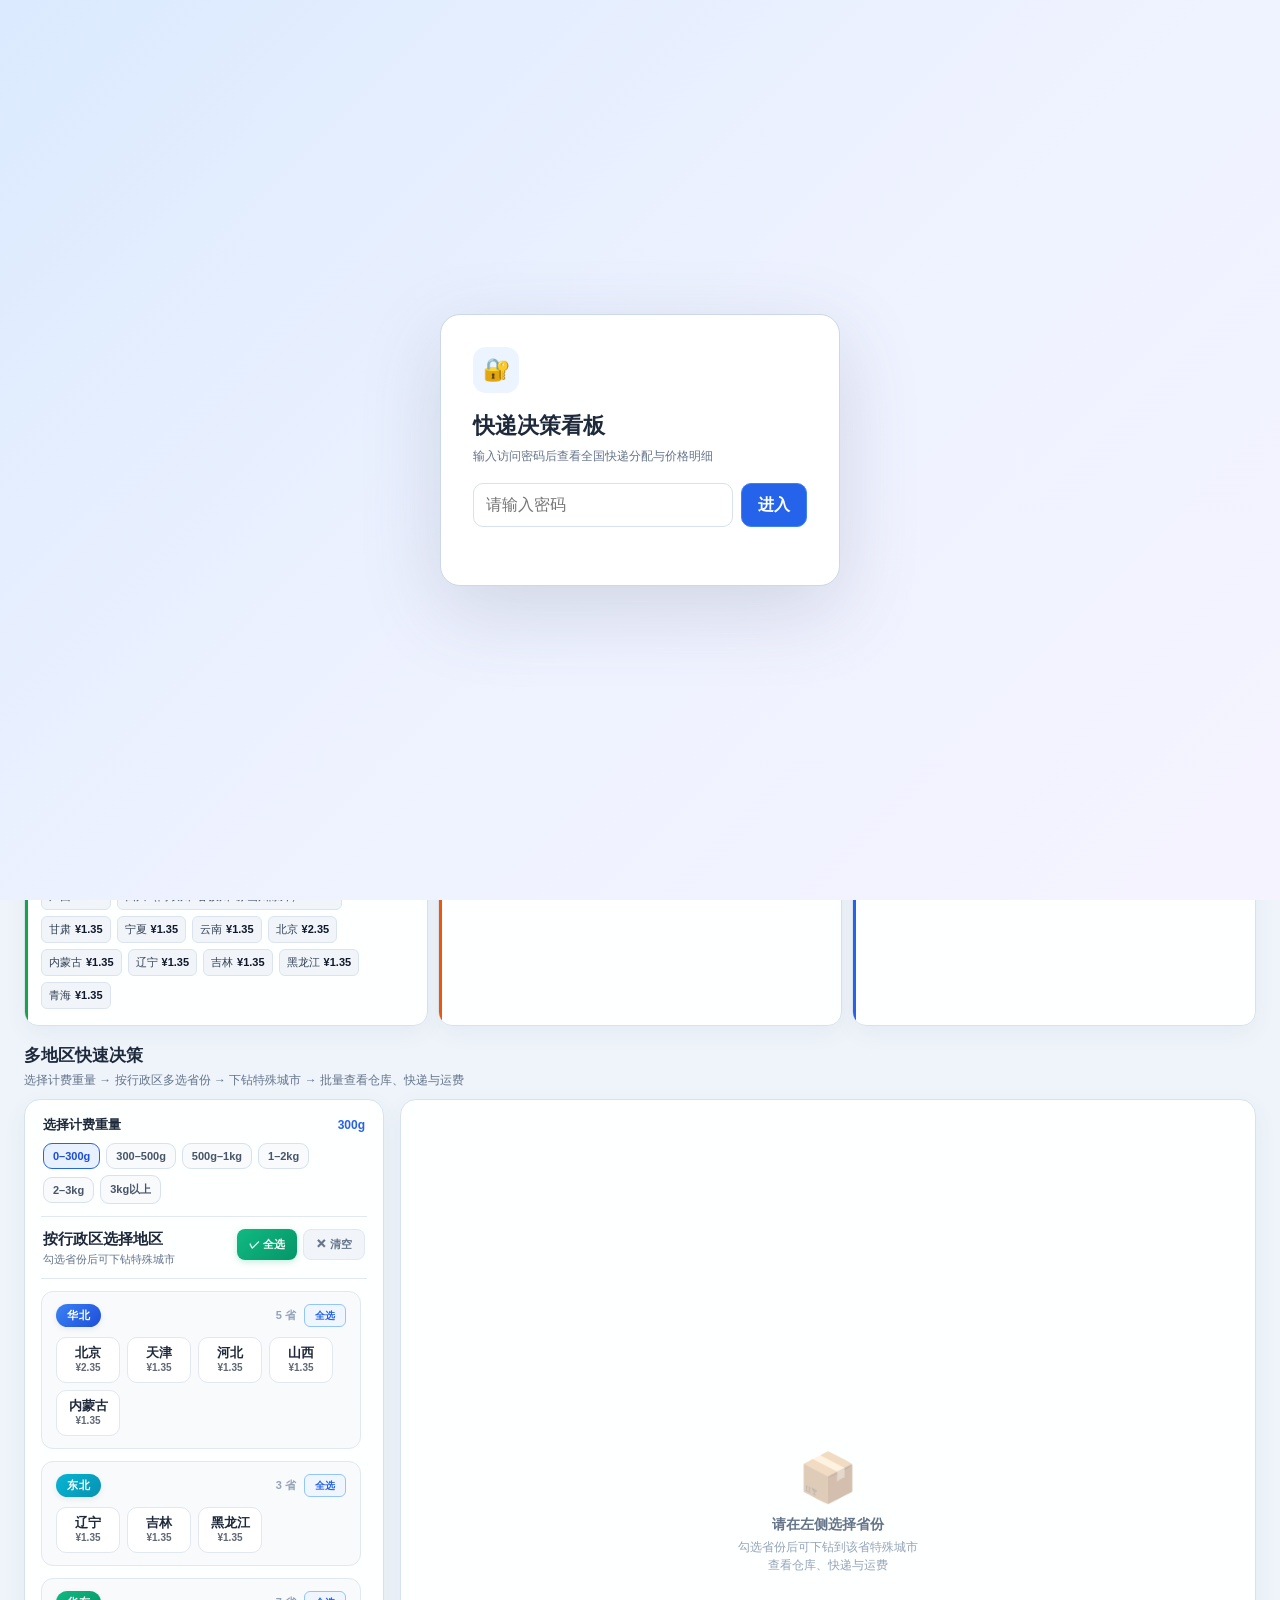
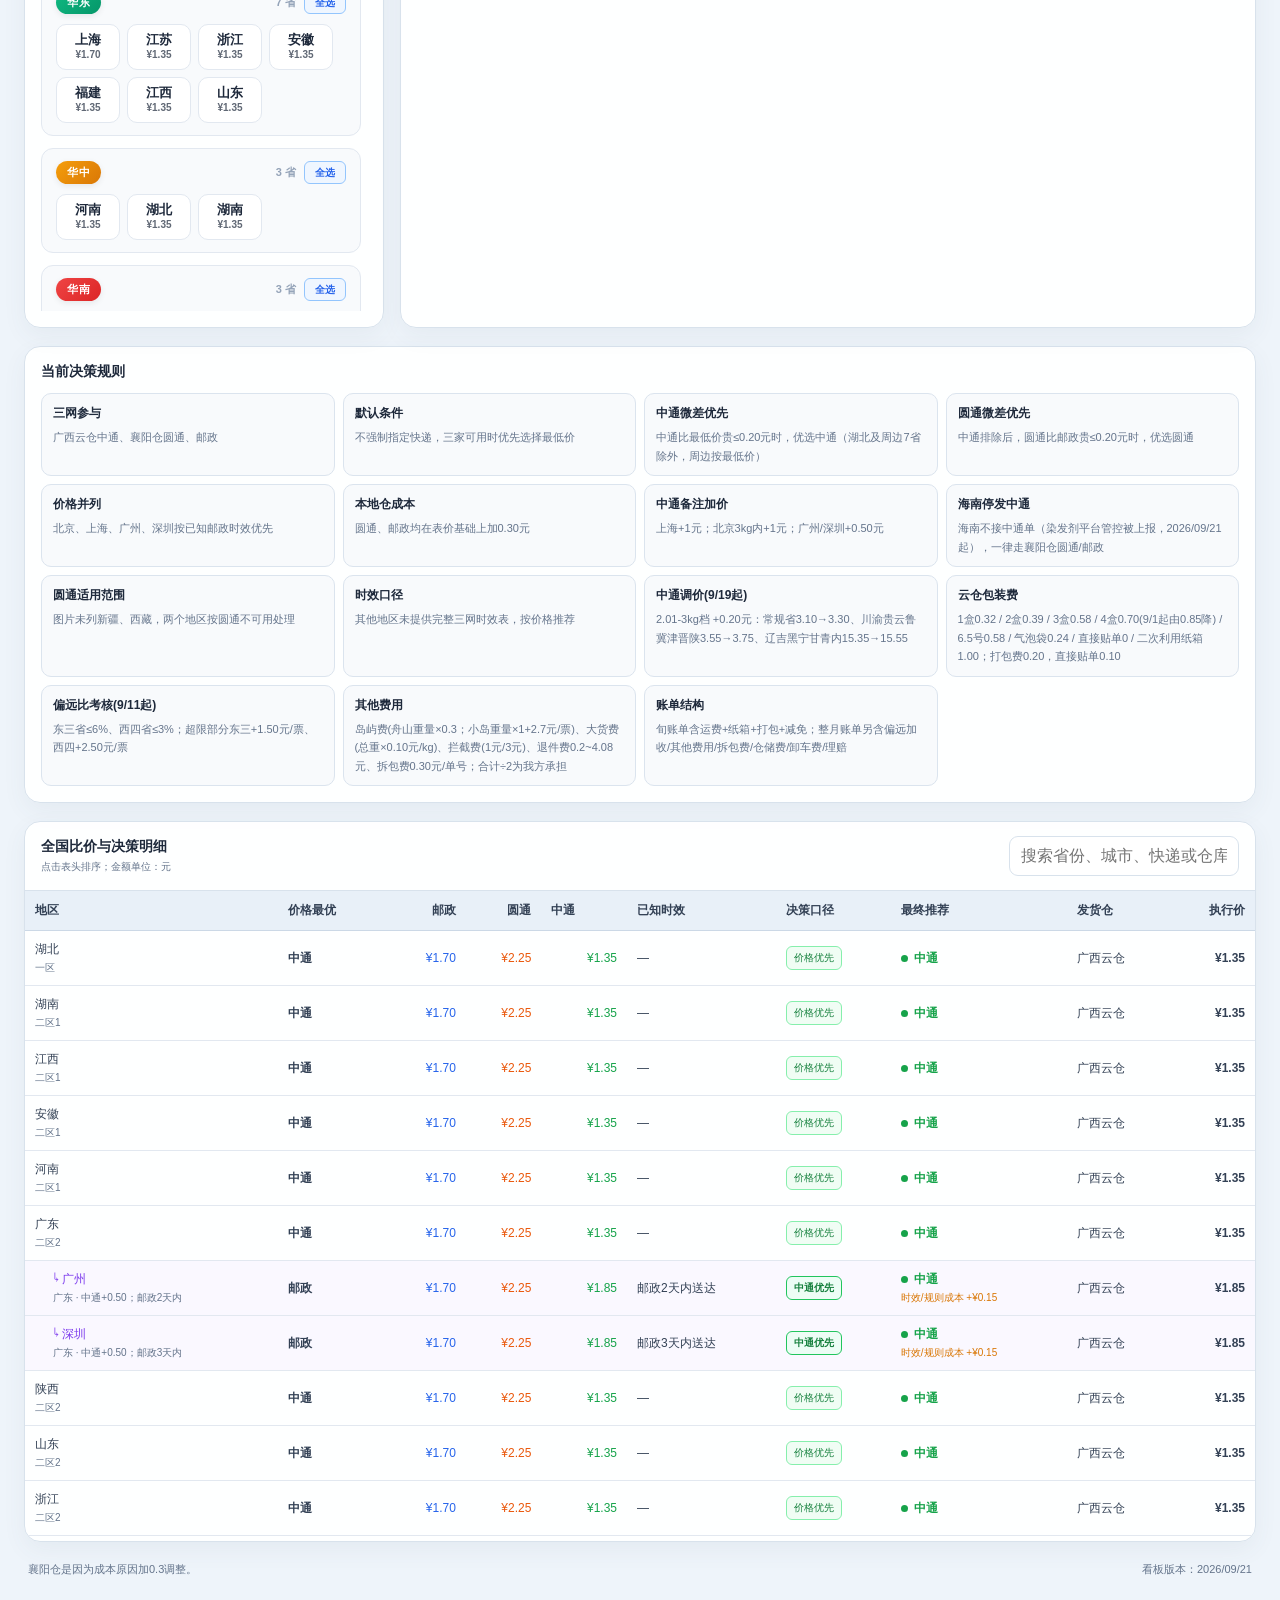
<file: logistics/board/index.html>
<!DOCTYPE html>
<html lang="zh-CN">
<head>
<meta charset="UTF-8">
<meta name="viewport" content="width=device-width, initial-scale=1.0">
<meta name="theme-color" content="#eef4fa">
<title>快递决策看板｜2026/09/21费率</title>
<style>
:root{
  --bg:#eef4fa;--panel:#ffffff;--panel-2:#f7fafc;--line:#d8e2ec;
  --text:#1e293b;--muted:#64748b;--blue:#2563eb;--orange:#ea580c;
  --green:#16a34a;--red:#dc2626;--amber:#d97706;--purple:#7c3aed;
  --postal:#2563eb;--yto:#ea580c;--zto:#16a34a;
}
*{box-sizing:border-box}
html{scroll-behavior:smooth}
body{
  margin:0;min-height:100vh;background:
  radial-gradient(circle at 8% -8%,rgba(59,130,246,.14),transparent 28rem),
  radial-gradient(circle at 95% 5%,rgba(139,92,246,.10),transparent 24rem),var(--bg);
  color:var(--text);font-family:-apple-system,BlinkMacSystemFont,"Segoe UI","PingFang SC","Microsoft YaHei",sans-serif;
}
button,input,select{font:inherit}
button{color:inherit}
.app{max-width:1440px;margin:0 auto;padding:24px}
.hero{
  display:grid;grid-template-columns:minmax(0,1fr) auto;gap:20px;align-items:end;
  padding:24px 26px;border:1px solid var(--line);border-radius:20px;
  background:linear-gradient(135deg,#ffffff,#edf5ff);
  box-shadow:0 16px 46px rgba(71,85,105,.10)
}
.eyebrow{color:var(--blue);font-size:12px;font-weight:800;letter-spacing:.14em;margin-bottom:8px}
h1{font-size:clamp(26px,4vw,42px);line-height:1.08;margin:0 0 10px;letter-spacing:-.04em}
.hero p{margin:0;color:var(--muted);font-size:14px;line-height:1.7}
.hero-meta{display:flex;gap:8px;flex-wrap:wrap;justify-content:flex-end}
.meta-chip,.tag{border:1px solid #cbd9e8;background:#f8fbff;color:#475569;border-radius:999px;padding:7px 10px;font-size:12px;white-space:nowrap}
.toolbar{display:grid;grid-template-columns:1fr 1fr;gap:14px;margin-top:14px}
.panel{background:rgba(255,255,255,.96);border:1px solid var(--line);border-radius:16px;box-shadow:0 8px 24px rgba(71,85,105,.06)}
.mode-switch{display:grid;grid-template-columns:1fr 1fr;gap:8px;padding:8px}
.mode-btn{
  min-height:76px;padding:12px 14px;border:1px solid transparent;border-radius:12px;
  background:transparent;text-align:left;cursor:pointer;transition:.2s ease
}
.mode-btn:hover{background:#f1f5f9}
.mode-btn.active{background:linear-gradient(135deg,#e8f1ff,#f2efff);border-color:#9db9e4}
.mode-btn strong{display:block;font-size:14px;margin-bottom:5px}
.mode-btn span{display:block;color:var(--muted);font-size:12px;line-height:1.45}
.weight-box{padding:12px 14px}
.label-row{display:flex;align-items:center;justify-content:space-between;gap:12px;margin-bottom:9px}
.label-row label{font-size:13px;font-weight:800}
.current-weight{color:var(--blue);font-size:12px;font-weight:800}
.weight-controls{display:flex;gap:8px;align-items:center;flex-wrap:wrap}
.weight-chip{
  padding:8px 11px;border:1px solid var(--line);border-radius:9px;background:#f8fafc;
  color:#475569;font-size:12px;font-weight:700;cursor:pointer
}
.weight-chip:hover,.weight-chip.active{border-color:var(--blue);background:#e8f1ff;color:#1d4ed8}
.weight-input{display:flex;align-items:center;gap:6px;margin-left:auto}
.weight-input input{
  width:92px;padding:8px 10px;border:1px solid var(--line);border-radius:9px;
  background:#fff;color:var(--text);outline:none
}
.weight-input input:focus,.search-input:focus,.select:focus{border-color:var(--blue);box-shadow:0 0 0 3px rgba(96,165,250,.12)}
.weight-input button,.primary-btn{
  padding:8px 12px;border:1px solid #3b82f6;border-radius:9px;background:#2563eb;
  color:#fff;font-weight:800;cursor:pointer
}
.notice{
  display:flex;gap:10px;align-items:flex-start;margin-top:14px;padding:12px 14px;
  border:1px solid rgba(245,158,11,.3);border-radius:12px;background:rgba(245,158,11,.08);
  color:#92400e;font-size:12px;line-height:1.6
}
.notice strong{white-space:nowrap}
.section{margin-top:18px}
.section-head{display:flex;justify-content:space-between;align-items:flex-end;gap:16px;margin-bottom:10px}
.section-head h2{font-size:17px;margin:0}
.section-head p{font-size:12px;color:var(--muted);margin:4px 0 0;line-height:1.5}
.kpis{display:grid;grid-template-columns:repeat(5,1fr);gap:10px}
.kpi{padding:16px;border:1px solid var(--line);border-radius:14px;background:rgba(255,255,255,.96);box-shadow:0 8px 22px rgba(71,85,105,.05)}
.kpi-label{color:var(--muted);font-size:12px;margin-bottom:8px}
.kpi-value{font-size:27px;font-weight:900;letter-spacing:-.03em}
.kpi-sub{color:var(--muted);font-size:11px;margin-top:5px}
.postal-text{color:var(--postal)}.yto-text{color:var(--yto)}.zto-text{color:var(--zto)}.amber-text{color:#d97706}
.decision-grid{display:grid;grid-template-columns:repeat(3,1fr);gap:10px}
.decision-grid.two{grid-template-columns:repeat(2,1fr)}
.decision-card{position:relative;overflow:hidden;padding:16px;border:1px solid var(--line);border-radius:14px;background:rgba(255,255,255,.96);box-shadow:0 8px 22px rgba(71,85,105,.05)}
.decision-card::before{content:"";position:absolute;left:0;top:0;bottom:0;width:3px;background:var(--accent)}
.decision-card.postal{--accent:var(--postal)}.decision-card.yto{--accent:var(--yto)}.decision-card.zto{--accent:var(--zto)}
.decision-top{display:flex;justify-content:space-between;gap:10px;align-items:flex-start;margin-bottom:12px}
.courier{font-size:16px;font-weight:900}
.warehouse{color:var(--muted);font-size:11px;margin-top:4px}
.count{font-size:24px;font-weight:900;color:var(--accent)}
.province-list{display:flex;gap:6px;flex-wrap:wrap;align-content:flex-start;min-height:58px}
.province-pill{padding:5px 7px;border-radius:6px;background:#f1f5f9;color:#334155;border:1px solid #dbe4ee;font-size:11px}
.province-pill.exception{background:#fff7ed;color:#c2410c;border-color:#fed7aa;font-weight:800}
.province-pill .fee{font-weight:800;color:#0f172a;margin-left:4px;font-variant-numeric:tabular-nums}
.province-pill.exception .fee{color:#c2410c}
.empty{color:var(--muted);font-size:12px}
.region-picker{display:flex;flex-direction:column;gap:12px;max-height:620px;overflow:auto;padding-right:6px}
.spot-lookup{padding:16px;display:flex;flex-direction:column;gap:0}
.spot-lookup-head{display:flex;align-items:flex-start;justify-content:space-between;gap:10px;padding:0 2px 12px;border-bottom:1px solid #e2e8f0;margin-bottom:12px}
.spot-lookup-title{font-size:15px;font-weight:900;color:#1e293b;line-height:1.3}
.spot-lookup-title small{display:block;font-size:11px;font-weight:500;color:#64748b;margin-top:3px;letter-spacing:0}
.spot-lookup-btns{display:flex;gap:6px;flex-shrink:0}
.spot-btn{display:inline-flex;align-items:center;gap:4px;padding:7px 12px;border-radius:8px;font-size:11px;font-weight:800;cursor:pointer;border:none;transition:.2s;font-family:inherit}
.spot-btn-all{background:linear-gradient(135deg,#10b981,#059669);color:#fff;box-shadow:0 2px 6px rgba(16,185,129,.25)}
.spot-btn-all:hover{box-shadow:0 4px 12px rgba(16,185,129,.4);transform:translateY(-1px)}
.spot-btn-clear{background:#f1f5f9;color:#64748b;border:1px solid #e2e8f0}
.spot-btn-clear:hover{background:#e2e8f0;color:#475569}
.region-card{background:#f8fafc;border:1px solid #e2e8f0;border-radius:12px;padding:12px 14px;transition:.2s}
.region-card:hover{border-color:#cbd5e1;background:#fff;box-shadow:0 4px 14px rgba(71,85,105,.07)}
.region-head{display:flex;align-items:center;gap:8px;margin-bottom:10px}
.region-badge{font-size:11px;font-weight:900;padding:4px 11px;border-radius:999px;color:#fff;letter-spacing:.05em;box-shadow:0 2px 6px rgba(0,0,0,.08)}
.region-badge[data-region="华北"]{background:linear-gradient(135deg,#3b82f6,#1d4ed8)}
.region-badge[data-region="东北"]{background:linear-gradient(135deg,#06b6d4,#0891b2)}
.region-badge[data-region="华东"]{background:linear-gradient(135deg,#10b981,#059669)}
.region-badge[data-region="华中"]{background:linear-gradient(135deg,#f59e0b,#d97706)}
.region-badge[data-region="华南"]{background:linear-gradient(135deg,#ef4444,#dc2626)}
.region-badge[data-region="西南"]{background:linear-gradient(135deg,#8b5cf6,#7c3aed)}
.region-badge[data-region="西北"]{background:linear-gradient(135deg,#64748b,#475569)}
.region-count{font-size:11px;color:#94a3b8;font-weight:600;margin-left:auto}
.region-all-btn{padding:3px 10px;border:1px solid #93c5fd;border-radius:6px;background:#eff6ff;color:#2563eb;font-size:10px;font-weight:800;cursor:pointer;transition:.15s;flex-shrink:0;font-family:inherit;line-height:1.5}
.region-all-btn:hover{background:#2563eb;color:#fff;border-color:#2563eb}
.region-all-btn.on{background:#e2e8f0;color:#64748b;border-color:#cbd5e1}
.region-provinces{display:flex;flex-wrap:wrap;gap:7px}
.province-item{display:flex;flex-direction:column;align-items:center;justify-content:center;gap:1px;padding:8px 11px;border:1.5px solid #e2e8f0;border-radius:10px;background:#fff;cursor:pointer;user-select:none;transition:.2s;min-width:64px;position:relative}
.province-item:hover{border-color:#3b82f6;background:#eff6ff;transform:translateY(-1px);box-shadow:0 3px 10px rgba(59,130,246,.15)}
.province-item.checked{border-color:#2563eb;background:linear-gradient(135deg,#3b82f6,#2563eb);color:#fff;box-shadow:0 4px 14px rgba(37,99,235,.3)}
.province-item.checked:hover{background:linear-gradient(135deg,#2563eb,#1e40af)}
.province-item input{position:absolute;opacity:0;pointer-events:none;width:0;height:0}
.province-name{font-size:13px;font-weight:800;line-height:1.15;display:flex;align-items:center;gap:3px}
.province-fee{font-size:10px;opacity:.7;font-weight:600;line-height:1.2;letter-spacing:0}
.province-item.checked .province-fee{opacity:.95}
.city-list{margin:8px 0 2px 0;padding:6px 0 6px 12px;border-left:2px solid #fdba74;display:flex;flex-wrap:wrap;gap:6px}
.city-item{display:inline-flex;align-items:center;gap:5px;padding:5px 10px;border:1.5px solid #fed7aa;border-radius:8px;font-size:11px;font-weight:700;cursor:pointer;background:#fff7ed;color:#c2410c;user-select:none;transition:.2s}
.city-item:hover{border-color:#f97316;background:#ffedd5;transform:translateY(-1px)}
.city-item.checked{background:linear-gradient(135deg,#f97316,#ea580c);color:#fff;border-color:#c2410c;box-shadow:0 3px 10px rgba(234,88,12,.3)}
.city-item input{position:absolute;opacity:0;pointer-events:none;width:0;height:0}
.city-name{font-weight:800}
.city-fee{font-size:10px;opacity:.8;font-weight:600}
.city-item.checked .city-fee{opacity:.95}
.spot-result{display:flex;flex-direction:column;padding:16px;gap:12px;min-height:0}
.spot-weight{margin-bottom:16px;background:linear-gradient(135deg,#ffffff,#f8faff)}
.spot-weight .label-row{margin-bottom:11px}
.spot-summary{background:linear-gradient(135deg,#eff6ff,#dbeafe);border:1px solid #bfdbfe;border-radius:12px;padding:14px 18px;display:flex;align-items:center;gap:16px;flex-wrap:wrap}
.spot-summary-main{font-size:15px;font-weight:900;color:#1e40af;line-height:1.3}
.spot-summary-main small{display:block;font-size:11px;font-weight:600;color:#475569;margin-top:2px;letter-spacing:0}
.spot-summary-stat{display:flex;gap:20px;margin-left:auto}
.spot-stat{display:flex;flex-direction:column;align-items:flex-end;gap:1px}
.spot-stat-label{font-size:10px;color:#64748b;font-weight:600;letter-spacing:.04em}
.spot-stat-value{font-size:16px;font-weight:900;color:#1e40af;font-variant-numeric:tabular-nums;line-height:1.2}
.spot-empty{display:flex;flex-direction:column;align-items:center;justify-content:center;padding:60px 20px;color:#94a3b8;text-align:center;flex:1;min-height:300px}
.spot-empty-icon{font-size:48px;margin-bottom:14px;opacity:.4;line-height:1}
.spot-empty-text{font-size:14px;font-weight:700;margin-bottom:4px;color:#64748b}
.spot-empty-hint{font-size:12px;color:#94a3b8;line-height:1.5}
.multi-table-wrap{overflow:auto;flex:1;min-height:0;border:1px solid #e2e8f0;border-radius:12px;background:#fff;box-shadow:0 2px 8px rgba(71,85,105,.04)}
.multi-table{width:100%;min-width:0;font-size:13px;border-collapse:separate;border-spacing:0;font-variant-numeric:tabular-nums}
.multi-table thead{position:sticky;top:0;z-index:2}
.multi-table th{background:linear-gradient(135deg,#1e40af,#3b82f6);color:#fff;padding:11px 12px;text-align:left;font-size:12px;font-weight:800;white-space:nowrap;border-bottom:2px solid #1e40af;letter-spacing:.02em}
.multi-table th:not(:last-child){border-right:1px solid rgba(255,255,255,.12)}
.multi-table td{padding:11px 12px;border-bottom:1px solid #f1f5f9;white-space:nowrap;vertical-align:middle}
.multi-table td:not(:last-child){border-right:1px solid #f1f5f9}
.multi-table tbody tr{transition:.15s}
.multi-table tbody tr:hover{background:#f8fafc}
.multi-table tbody tr.sub-row{background:#fafbff}
.multi-table tbody tr.sub-row:hover{background:#f1f5ff}
.multi-table .area-cell{display:flex;flex-direction:column;gap:2px;min-width:90px}
.multi-table .area-name{font-size:13px;font-weight:800;color:#1e293b;line-height:1.2}
.multi-table .area-sub{font-size:10px;color:#94a3b8;font-weight:600;line-height:1.2}
.multi-table .area-sub.city{color:#ea580c}
.multi-table .num{text-align:right}
.multi-table .num.postal{color:#2563eb;font-weight:700}
.multi-table .num.yto{color:#ea580c;font-weight:700}
.multi-table .num.zto{color:#16a34a;font-weight:700}
.multi-table .num.best{font-size:15px;font-weight:900;color:#0f172a}
.multi-table .courier-tag{display:inline-flex;align-items:center;gap:5px;padding:4px 11px;border-radius:999px;font-size:11px;font-weight:800;white-space:nowrap}
.multi-table .courier-tag.zto{background:linear-gradient(135deg,#dcfce7,#bbf7d0);color:#14532d;border:1px solid #86efac}
.multi-table .courier-tag.yto{background:linear-gradient(135deg,#ffedd5,#fed7aa);color:#7c2d12;border:1px solid #fdba74}
.multi-table .courier-tag.postal{background:linear-gradient(135deg,#dbeafe,#bfdbfe);color:#1e3a8a;border:1px solid #93c5fd}
.multi-table .warehouse-cell{color:#64748b;font-size:12px;font-weight:600}
.multi-table .price-cell{display:flex;flex-direction:column;align-items:flex-end;gap:1px;min-width:70px}
.multi-table .price-cell .extra{color:#d97706;font-size:10px;font-weight:700}
.spotlight{display:grid;grid-template-columns:minmax(310px,360px) minmax(0,1fr);gap:16px;align-items:stretch}
.spot-weight-inline{padding:0 2px 12px;border-bottom:1px solid #e2e8f0;margin-bottom:12px}
.spot-weight-inline .label-row{margin-bottom:9px}
.spot-weight-value{color:var(--blue);font-size:12px;font-weight:800}
.spot-weight-controls{display:flex;gap:6px;flex-wrap:wrap}
.spot-weight-controls .weight-chip{padding:6px 9px;font-size:11px}
@media(max-width:1000px){.spotlight{grid-template-columns:1fr;align-items:stretch}}
.lookup{padding:16px}
.lookup h3,.rule-panel h3{font-size:14px;margin:0 0 12px}
.field{margin-bottom:10px}
.field label{display:block;color:var(--muted);font-size:11px;margin-bottom:6px}
.select,.search-input{
  width:100%;padding:10px 11px;border:1px solid var(--line);border-radius:9px;
  background:#fff;color:var(--text);outline:none
}
.spot-result{padding:16px;display:flex;flex-direction:column;gap:12px;min-height:0;align-items:stretch}
.result-eyebrow{font-size:11px;color:var(--muted);margin-bottom:8px}
.result-route{font-size:23px;font-weight:900;line-height:1.25}
.result-price{font-size:30px;font-weight:900;margin-top:8px}
.reason{color:var(--muted);font-size:12px;line-height:1.6;margin-top:8px}
.price-compare{display:grid;grid-template-columns:repeat(3,1fr);gap:8px}
.price-compare.two{grid-template-columns:repeat(2,1fr)}
.price-box{padding:12px;border:1px solid var(--line);border-radius:11px;background:#f8fafc}
.price-box.best{border-color:var(--accent);box-shadow:inset 0 0 0 1px var(--accent)}
.price-name{font-size:11px;color:var(--muted)}
.price-number{font-size:18px;font-weight:900;margin-top:5px}
.price-note{font-size:10px;color:var(--muted);margin-top:4px;min-height:14px}
.rule-panel{padding:16px}
.rules{display:grid;grid-template-columns:repeat(4,1fr);gap:8px}
.rule{padding:11px;border-radius:10px;background:#f8fafc;border:1px solid #dbe4ee}
.rule b{font-size:12px;display:block;margin-bottom:5px}.rule span{font-size:11px;color:var(--muted);line-height:1.5}
.table-panel{overflow:hidden}
.table-tools{display:flex;align-items:center;justify-content:space-between;gap:12px;padding:14px 16px;border-bottom:1px solid var(--line)}
.table-title{font-size:14px;font-weight:900}
.table-title small{display:block;color:var(--muted);font-size:10px;font-weight:500;margin-top:4px}
.search-input{width:230px}
.table-wrap{overflow:auto;max-height:650px}
table{width:100%;border-collapse:collapse;font-size:12px;min-width:970px}
thead{position:sticky;top:0;z-index:3;background:#e8f0f8}
th{padding:11px 10px;color:#334155;text-align:left;border-bottom:1px solid #cbd8e6;white-space:nowrap}
th[data-sort]{cursor:pointer;user-select:none}
th[data-sort]:hover{color:#0f172a}
td{padding:10px;border-bottom:1px solid #e2e8f0;color:#334155;vertical-align:middle}
tbody tr:hover{background:#f4f8fc}
.sub-row td:first-child{padding-left:28px;color:#7c3aed}
.sub-row{background:#faf8ff}
.money{text-align:right;font-variant-numeric:tabular-nums}
.muted{color:var(--muted)}
.recommend{display:inline-flex;align-items:center;gap:6px;font-weight:900}
.dot{width:7px;height:7px;border-radius:50%;background:currentColor}
.policy{display:inline-block;padding:4px 7px;border-radius:6px;border:1px solid var(--line);font-size:10px;white-space:nowrap}
.policy.speed{color:#b45309;border-color:#fcd34d;background:#fffbeb}
.policy.price{color:#15803d;border-color:#86efac;background:#f0fdf4}
.policy.business{color:#7c3aed;border-color:#c4b5fd;background:#faf5ff}
.policy.zto{color:#15803d;border-color:#22c55e;background:#ecfdf5;font-weight:700}
.policy.yto{color:#c2410c;border-color:#fdba74;background:#fff7ed;font-weight:700}
.delta-cost{color:#d97706;font-size:10px;display:block;margin-top:3px}
.footer{display:flex;justify-content:space-between;gap:16px;padding:20px 4px 4px;color:#64748b;font-size:11px}
.login-overlay{
  position:fixed;inset:0;display:flex;align-items:center;justify-content:center;padding:20px;z-index:99;
  background:linear-gradient(135deg,#dbeafe 0,#eef2ff 50%,#f5f3ff 100%);
  transition:opacity .25s ease,visibility .25s ease
}
.login-overlay.hidden{opacity:0;visibility:hidden;pointer-events:none}
.login-box{width:min(400px,100%);padding:32px;border:1px solid #cbd8e6;border-radius:20px;background:#fff;box-shadow:0 24px 80px rgba(71,85,105,.18)}
.lock{display:grid;place-items:center;width:46px;height:46px;border-radius:13px;background:rgba(96,165,250,.12);color:var(--blue);font-size:22px;margin-bottom:18px}
.login-box h2{font-size:22px;margin:0 0 7px}.login-box p{font-size:12px;color:var(--muted);margin:0 0 18px}
.password-row{display:flex;gap:8px}
.password-row input{flex:1;min-width:0;padding:12px;border:1px solid var(--line);border-radius:10px;background:#fff;color:var(--text);outline:none}
.password-row button{padding:0 16px;border:1px solid #3b82f6;border-radius:10px;background:#2563eb;color:#fff;font-weight:800;cursor:pointer}
.login-error{min-height:18px;color:#f87171;font-size:11px;margin-top:8px}
@media(max-width:1000px){
  .toolbar,.spotlight{grid-template-columns:1fr}.kpis{grid-template-columns:repeat(3,1fr)}
  .decision-grid,.decision-grid.two{grid-template-columns:1fr}.hero{grid-template-columns:1fr}.hero-meta{justify-content:flex-start}
}
@media(max-width:680px){
  .app{padding:12px}.hero{padding:20px}.toolbar{gap:10px}.mode-switch{grid-template-columns:1fr}
  .kpis{grid-template-columns:repeat(2,1fr)}.kpi:last-child{grid-column:1/-1}
  .price-compare,.price-compare.two{grid-template-columns:1fr}
  .rules{grid-template-columns:repeat(2,1fr)}.table-tools{align-items:stretch;flex-direction:column}
  .search-input{width:100%}.weight-input{margin-left:0;width:100%}.weight-input input{flex:1}
  .footer{flex-direction:column}.hero-meta{display:none}
}
</style>
</head>
<body>
<div class="login-overlay" id="loginOverlay">
  <div class="login-box">
    <div class="lock">🔐</div>
    <h2>快递决策看板</h2>
    <p>输入访问密码后查看全国快递分配与价格明细</p>
    <div class="password-row">
      <input id="passwordInput" type="password" autocomplete="current-password" placeholder="请输入密码" aria-label="访问密码">
      <button id="loginButton" type="button">进入</button>
    </div>
    <div class="login-error" id="loginError" aria-live="polite"></div>
  </div>
</div>

<main class="app">
  <header class="hero">
    <div>
      <div class="eyebrow">MENGQIAN · LOGISTICS CONTROL</div>
      <h1>快递决策看板</h1>
      <p>按区域、重量、价格及时效规则，输出仓库与快递决策。中通价格表：2026/04/03执行（<b>2026/09/19起 2.01-3kg档 +0.20元</b>）；邮政、圆通按本次提供表格。</p>
    </div>
    <div class="hero-meta">
      <span class="meta-chip" style="border-color:#16a34a;background:#f0fdf4;color:#15803d;font-weight:700">更新于 2026/09/21</span>
      <span class="meta-chip">广西云仓 · 中通</span>
      <span class="meta-chip">襄阳仓 · 圆通 / 邮政</span>
      <span class="meta-chip">全国 31 省级地区</span>
    </div>
  </header>

  <section class="toolbar">
    <div class="panel mode-switch" id="modeSwitch">
      <button class="mode-btn active" data-mode="1" type="button">
        <strong>板块一｜两仓三网决策</strong>
        <span>广西云仓中通 + 襄阳仓圆通、邮政</span>
      </button>
      <button class="mode-btn" data-mode="2" type="button">
        <strong>板块二｜襄阳仓两网决策</strong>
        <span>仅比较圆通、邮政，不让中通参与</span>
      </button>
    </div>
    <div class="panel weight-box">
      <div class="label-row">
        <label>选择计费重量</label>
        <span class="current-weight" id="currentWeightLabel">300g</span>
      </div>
      <div class="weight-controls" id="weightControls">
        <button class="weight-chip active" data-weight="300" type="button">0–300g</button>
        <button class="weight-chip" data-weight="500" type="button">300–500g</button>
        <button class="weight-chip" data-weight="1000" type="button">500g–1kg</button>
        <button class="weight-chip" data-weight="2000" type="button">1–2kg</button>
        <button class="weight-chip" data-weight="3000" type="button">2–3kg</button>
        <button class="weight-chip" data-weight="3500" type="button">3kg以上</button>
        <div class="weight-input">
          <input id="customWeight" type="number" min="1" max="5000" step="1" placeholder="精确克重" aria-label="精确克重">
          <button id="applyWeight" type="button">计算</button>
        </div>
      </div>
    </div>
  </section>

  <div class="notice" id="modeNotice"></div>
  <div id="dashboard"></div>

  <footer class="footer">
    <span>襄阳仓是因为成本原因加0.3调整。</span>
    <span>看板版本：2026/09/21</span>
  </footer>
</main>

<script>
const ACCESS_PASSWORD = '12511251';
const XIANGYANG_ADJUSTMENT = 0.30;
const HB_AROUND = new Set(['湖北','湖南','江西','安徽','河南','陕西','重庆']);
const POSTAL_SLA = {
  '北京': '3天内送达',
  '上海': '3天内送达',
  '广东-深圳': '3天内送达',
  '广东-广州': '2天内送达'
};

const postalZones = {
  '一区': [['湖北'], [1.40,1.60,1.75,2.50,3.20,4.00,1.50]],
  '二区1': [['湖南','江西','安徽','河南'], [1.40,1.60,1.75,2.50,3.20,4.00,1.50]],
  '二区2': [['广东','陕西','山东','浙江','河北','山西','江苏','福建','重庆','上海'], [1.40,1.65,1.80,2.60,3.20,4.00,1.50]],
  '三区1': [['贵州','天津','广西','四川','甘肃','宁夏'], [1.50,1.75,1.90,2.90,4.00,4.00,1.50]],
  '三区2': [['云南','北京','内蒙古','海南'], [2.00,2.60,3.10,3.60,4.60,4.00,1.50]],
  '三区3': [['辽宁'], [2.00,2.60,3.10,3.60,5.00,4.00,1.50]],
  '四区': [['吉林','黑龙江'], [2.10,2.60,3.10,3.60,5.00,5.00,2.00]],
  '五区': [['新疆','西藏','青海'], [12.00,12.00,16.00,28.00,40.00,16.00,12.00]]
};

const zoneOrder = Object.entries(postalZones).map(([zone, value]) => ({zone, provinces:value[0]}));
const allProvinces = zoneOrder.flatMap(item => item.provinces);

// 行政区布局排序（华北→东北→华东→华中→华南→西南→西北）
const REGIONS = [
  {name:'华北', provinces:['北京','天津','河北','山西','内蒙古']},
  {name:'东北', provinces:['辽宁','吉林','黑龙江']},
  {name:'华东', provinces:['上海','江苏','浙江','安徽','福建','江西','山东']},
  {name:'华中', provinces:['河南','湖北','湖南']},
  {name:'华南', provinces:['广东','广西','海南']},
  {name:'西南', provinces:['重庆','四川','贵州','云南','西藏']},
  {name:'西北', provinces:['陕西','甘肃','青海','宁夏','新疆']}
];

// 圆通详细价格表（省份版）；新疆、西藏未出现在价格表中，按不可用处理。
const ytoRates = {
  '北京':[2.75,3.40,3.60],
  '天津':[1.95,2.60,2.80],
  '河北':[1.95,2.60,2.80],
  '山西':[1.95,2.60,2.80],
  '内蒙古':[2.00,2.80,3.40],
  '辽宁':[2.00,2.80,3.40],
  '吉林':[2.00,2.80,3.40],
  '黑龙江':[2.00,2.80,3.40],
  '上海':[2.75,3.40,3.60],
  '江苏':[1.95,2.60,2.80],
  '浙江':[1.95,2.60,2.80],
  '安徽':[1.95,2.60,2.80],
  '福建':[1.95,2.60,2.80],
  '江西':[1.95,2.60,2.80],
  '山东':[1.95,2.60,2.80],
  '河南':[1.95,2.60,2.80],
  '湖北':[1.95,2.60,2.80],
  '湖南':[1.95,2.60,2.80],
  '广东':[1.95,2.60,2.80],
  '广西':[1.95,2.60,2.80],
  '海南':[2.00,2.80,3.40],
  '重庆':[2.00,2.80,3.40],
  '四川':[2.00,2.80,3.40],
  '贵州':[2.00,2.80,3.40],
  '云南':[2.00,2.80,3.40],
  '陕西':[1.95,2.60,2.80],
  '甘肃':[2.00,2.80,3.40],
  '青海':[2.00,2.80,3.40],
  '宁夏':[2.00,2.80,3.40]
};

const ztoRates = {
  '江苏省':[1.35,1.60,2.65,3.30,9.80,11.80],'浙江省':[1.35,1.60,2.65,3.30,9.80,11.80],
  '安徽省':[1.35,1.60,2.65,3.30,9.80,11.80],'江西省':[1.35,1.60,2.65,3.30,9.80,11.80],
  '福建省':[1.35,1.60,2.65,3.30,9.80,11.80],'海南省':null,
  '广东省':[1.35,1.60,2.65,3.30,9.80,11.80],'广西省':[1.35,1.60,2.65,3.30,9.80,11.80],
  '湖北省':[1.35,1.60,2.65,3.30,9.80,11.80],'湖南省':[1.35,1.60,2.65,3.30,9.80,11.80],
  '河南省':[1.35,1.60,2.65,3.30,9.80,11.80],'上海':[1.35,1.60,2.65,3.30,9.80,11.80],
  '北京':[1.35,1.60,2.65,3.30,9.80,11.80],'四川省':[1.35,1.60,2.65,3.75,9.80,11.80],
  '重庆':[1.35,1.60,2.65,3.75,9.80,11.80],'贵州省':[1.35,1.60,2.65,3.75,9.80,11.80],
  '云南省':[1.35,1.60,2.65,3.75,9.80,11.80],'山东省':[1.35,1.60,2.65,3.75,9.80,11.80],
  '河北省':[1.35,1.60,2.65,3.75,9.80,11.80],'天津':[1.35,1.60,2.65,3.75,9.80,11.80],
  '山西省':[1.35,1.60,2.65,3.75,9.80,11.80],'陕西省':[1.35,1.60,2.65,3.75,9.80,11.80],
  '辽宁省':[1.35,1.60,6.70,15.55,14.30,17.30],'吉林省':[1.35,1.60,6.70,15.55,17.30,21.30],
  '黑龙江省':[1.35,1.60,6.70,15.55,19.30,23.80],'宁夏':[1.35,1.60,7.70,15.55,21.80,26.80],
  '甘肃省':[1.35,1.60,7.70,15.55,21.80,26.80],'青海省':[1.35,1.60,7.70,15.55,21.80,26.80],
  '内蒙古':[1.35,1.60,7.70,15.55,21.80,26.80],'西藏':null,'新疆':null
};
const ztoProvinceSurcharge = {'上海':1,'北京':'bj'};
const ztoCitySurcharge = {
  '广州':0.5,'深圳':0.5,'阿坝州':'sp','甘孜州':'sp','凉山州':'sp',
  '北戴河区':0.5,'海港区':0.3,'山海关区':0.3,'昌黎县':0.3
};
const specialCities = {
  '广东': [
    {city:'广州', note:'中通+0.50；邮政2天内'},
    {city:'深圳', note:'中通+0.50；邮政3天内'}
  ],
  '四川': [
    {city:'阿坝州', note:'中通特殊计价'},
    {city:'甘孜州', note:'中通特殊计价'},
    {city:'凉山州', note:'中通特殊计价'}
  ],
  '河北': [
    {city:'北戴河区', note:'中通+0.50'},
    {city:'海港区', note:'中通+0.30'},
    {city:'山海关区', note:'中通+0.30'},
    {city:'昌黎县', note:'中通+0.30'}
  ]
};

const state = {
  mode: 1,
  weight: 300,
  lookupProvinces: [],
  lookupCities: {},
  tableFilter: '',
  sortKey: 'order',
  sortDirection: 1
};

function getRelevantCities(province){
  const cities = specialCities[province] || [];
  return state.mode === 1 ? cities : cities.filter(item => Boolean(getSla(province, item.city)));
}

function roundMoney(value){
  return value === null || value === undefined ? null : Number(value.toFixed(2));
}

function postalContractPrice(province, weight){
  for(const [, [provinces, prices]] of Object.entries(postalZones)){
    if(!provinces.includes(province)) continue;
    if(weight <= 300) return roundMoney(prices[0]);
    if(weight <= 500) return roundMoney(prices[1]);
    if(weight <= 1000) return roundMoney(prices[2]);
    if(weight <= 2000) return roundMoney(prices[3]);
    if(weight <= 3000) return roundMoney(prices[4]);
    if(weight <= 5000) return roundMoney(prices[5] + (weight / 1000 - 1) * prices[6]);
  }
  return null;
}

function ytoContractPrice(province, weight){
  const rates = ytoRates[province];
  if(!rates) return null;
  let price;
  if(weight <= 1000) price = rates[0];
  else if(weight <= 2000) price = rates[1];
  else if(weight <= 3000) price = rates[2];
  else return null;
  return roundMoney(price);
}

function ztoPrice(province, city, weight){
  const cityRule = ztoCitySurcharge[city] || 0;
  if(province === '西藏' || province === '新疆' || cityRule === 'sp'){
    const billedKg = Math.max(1, Math.ceil(weight / 1000));
    return roundMoney(20.10 + (billedKg - 1) * 18.10);
  }
  const rates = ztoRates[province + '省'] || ztoRates[province];
  if(!rates) return null;
  let price;
  if(weight <= 500) price = rates[0];
  else if(weight <= 1000) price = rates[1];
  else if(weight <= 2000) price = rates[2];
  else if(weight <= 3000) price = rates[3];
  else if(weight <= 4000) price = rates[4];
  else if(weight <= 5000) price = rates[5];
  else price = rates[0] + (weight / 1000 - 1) * rates[5];
  const provinceRule = ztoProvinceSurcharge[province];
  if(typeof provinceRule === 'number') price += provinceRule;
  if(provinceRule === 'bj') price += weight <= 3000 ? 1 : (weight / 1000) * 0.5;
  if(typeof cityRule === 'number') price += cityRule;
  return roundMoney(price);
}

function getPrices(province, city, weight){
  const postalContract = postalContractPrice(province, weight);
  const ytoContract = ytoContractPrice(province, weight);
  return {
    '邮政': postalContract === null ? null : roundMoney(postalContract + XIANGYANG_ADJUSTMENT),
    '圆通': ytoContract === null ? null : roundMoney(ytoContract + XIANGYANG_ADJUSTMENT),
    '中通': ztoPrice(province, city, weight)
  };
}

function getSla(province, city){
  return POSTAL_SLA[province + (city ? '-' + city : '')] || POSTAL_SLA[province] || '';
}

function getPriceLeader(prices, mode){
  const names = mode === 1 ? ['中通','圆通','邮政'] : ['圆通','邮政'];
  const available = names.filter(name => prices[name] !== null);
  if(!available.length) return null;
  return available.reduce((best, name) => prices[name] < prices[best] ? name : best, available[0]);
}

function decideXiangyang(prices, sla, province, mode, priceLeader){
  const yto = prices['圆通'];
  const post = prices['邮政'];
  if(mode === 2 && HB_AROUND.has(province) && post !== null){
    return {courier:'邮政', reason:'湖北及周边省市，邮政时效优先', policy:'speed'};
  }
  if(yto !== null && post !== null){
    const diff = roundMoney(yto - post);
    if(diff > 0 && diff <= 0.20){
      return {courier:'圆通', reason:'圆通比邮政高' + diff.toFixed(2) + '元（≤0.20元），优选圆通', policy:'yto'};
    }
  }
  if(mode === 1){
    if(sla && post !== null && post === prices[priceLeader]){
      return {courier:'邮政', reason:'价格并列，按已知邮政时效优先', policy:'speed'};
    }
  }else{
    if(sla && post !== null){
      return {courier:'邮政', reason:'邮政承诺' + sla + '，时效优先', policy:'speed'};
    }
  }
  if(yto === null) return {courier:'邮政', reason:'价格最优', policy:'price'};
  if(post === null) return {courier:'圆通', reason:'价格最优', policy:'price'};
  const lower = yto <= post ? '圆通' : '邮政';
  return {courier:lower, reason:'价格最优', policy:'price'};
}

function makeDecision(province, city, weight, mode){
  const prices = getPrices(province, city, weight);
  const priceLeader = getPriceLeader(prices, mode);
  if(!priceLeader) return null;
  let courier = priceLeader;
  let reason = '价格最优';
  let policy = 'price';
  const sla = getSla(province, city);

  if(mode === 1){
    const minPrice = prices[priceLeader];
    const ztoPrice = prices['中通'];
    const ztoDiff = (ztoPrice !== null && minPrice !== null) ? roundMoney(ztoPrice - minPrice) : null;
    const hbAround = HB_AROUND.has(province);
    if(ztoDiff !== null && ztoDiff > 0 && ztoDiff <= 0.20 && !hbAround){
      courier = '中通'; reason = '中通比最低价高' + ztoDiff.toFixed(2) + '元（≤0.20元），优选中通'; policy = 'zto';
    } else if(ztoDiff === null || ztoDiff > 0.20 || (hbAround && ztoDiff > 0)){
      const xy = decideXiangyang(prices, sla, province, 1, priceLeader);
      courier = xy.courier; reason = xy.reason; policy = xy.policy;
    } else if(sla && prices['邮政'] !== null && prices['邮政'] === prices[priceLeader]){
      courier = '邮政'; reason = '价格并列，按已知邮政时效优先'; policy = 'speed';
    }
  }else{
    const xy = decideXiangyang(prices, sla, province, 2, priceLeader);
    courier = xy.courier; reason = xy.reason; policy = xy.policy;
  }

  const warehouse = courier === '中通' ? '广西云仓' : '襄阳仓';
  const extraCost = prices[priceLeader] === null ? 0 : roundMoney(prices[courier] - prices[priceLeader]);
  return {province, city, prices, priceLeader, courier, warehouse, reason, policy, sla, extraCost, price:prices[courier]};
}

function getAllRows(){
  const rows = [];
  let order = 0;
  zoneOrder.forEach(group => {
    group.provinces.forEach(province => {
      rows.push({...makeDecision(province, '', state.weight, state.mode), zone:group.zone, order:order++, isCity:false});
      getRelevantCities(province).forEach(item => {
        rows.push({...makeDecision(province, item.city, state.weight, state.mode), zone:group.zone, order:order++, isCity:true, cityNote:item.note});
      });
    });
  });
  return rows.filter(Boolean);
}

function money(value){
  return value === null || value === undefined ? '—' : '¥' + Number(value).toFixed(2);
}

function courierClass(name){
  return name === '邮政' ? 'postal' : name === '圆通' ? 'yto' : 'zto';
}

function policyLabel(item){
  if(item.policy === 'speed') return '<span class="policy speed">时效优先</span>';
  if(item.policy === 'business') return '<span class="policy business">业务规则</span>';
  if(item.policy === 'zto') return '<span class="policy zto">中通优先</span>';
  if(item.policy === 'yto') return '<span class="policy yto">圆通优先</span>';
  return '<span class="policy price">价格优先</span>';
}

function weightLabel(weight){
  return weight >= 1000 ? (weight / 1000).toFixed(weight % 1000 === 0 ? 0 : 2) + 'kg' : weight + 'g';
}

function renderNotice(){
  const notice = document.getElementById('modeNotice');
  if(state.mode === 1){
    notice.innerHTML = '<strong>板块一规则</strong><span>不强制指定快递：三家先比较价格；中通比最低价贵不超过0.20元时优选中通（湖北及周边省份——湖北/湖南/江西/安徽/河南/陕西/重庆——除外，这7省不适用中通微差优先）；中通排除后，圆通比邮政贵不超过0.20元时优选圆通；海南停发中通（染发剂管控），固定走襄阳仓；价格并列时，已提供邮政时效的北京、上海、广州、深圳优先邮政。其他地区按最低价推荐。</span>';
  }else{
    notice.innerHTML = '<strong>板块二规则</strong><span>中通已完全排除。湖北、湖南、江西、安徽、河南、陕西、重庆优先邮政；非周边省圆通比邮政贵不超过0.20元时优选圆通；北京、上海、深圳按邮政3天内，广州按邮政2天内；其他地区按圆通与邮政低价优先。</span>';
  }
}

function renderKpis(provinceRows){
  const counts = {'邮政':0,'圆通':0,'中通':0};
  provinceRows.forEach(row => counts[row.courier]++);
  const speedCount = provinceRows.filter(row => row.policy === 'speed').length;
  const availableCount = provinceRows.length;
  return `
    <section class="section">
      <div class="section-head"><div><h2>当前决策总览</h2><p>${weightLabel(state.weight)} · 统计省级地区，不含特殊城市子项</p></div></div>
      <div class="kpis">
        <div class="kpi"><div class="kpi-label">覆盖地区</div><div class="kpi-value">${availableCount}</div><div class="kpi-sub">省级地区</div></div>
        <div class="kpi"><div class="kpi-label">推荐邮政</div><div class="kpi-value postal-text">${counts['邮政']}</div><div class="kpi-sub">襄阳仓</div></div>
        <div class="kpi"><div class="kpi-label">推荐圆通</div><div class="kpi-value yto-text">${counts['圆通']}</div><div class="kpi-sub">襄阳仓</div></div>
        <div class="kpi"><div class="kpi-label">推荐中通</div><div class="kpi-value zto-text">${state.mode === 1 ? counts['中通'] : '—'}</div><div class="kpi-sub">${state.mode === 1 ? '广西云仓' : '本板块不参与'}</div></div>
        <div class="kpi"><div class="kpi-label">时效优先</div><div class="kpi-value amber-text">${speedCount}</div><div class="kpi-sub">${state.mode === 2 ? '省级地区' : '待补全时效表'}</div></div>
      </div>
    </section>`;
}

function renderDecisionCards(provinceRows, allRows){
  const couriers = state.mode === 1 ? ['中通','圆通','邮政'] : ['圆通','邮政'];
  const provinceCourier = new Map(provinceRows.map(row => [row.province, row.courier]));
  const cityExceptions = allRows.filter(row => row.isCity && row.courier !== provinceCourier.get(row.province));
  const exceptionsByProvince = new Map();
  cityExceptions.forEach(row => {
    const items = exceptionsByProvince.get(row.province) || [];
    items.push(row.city);
    exceptionsByProvince.set(row.province, items);
  });
  const cards = couriers.map(courier => {
    const items = provinceRows.filter(row => row.courier === courier);
    const warehouse = courier === '中通' ? '广西云仓' : '襄阳仓';
    const pills = items.map(item => {
      const exclusions = exceptionsByProvince.get(item.province) || [];
      const label = exclusions.length ? `${item.province}（${exclusions.join('+')}除外）` : item.province;
      return `<span class="province-pill">${label}<b class="fee">${money(item.price)}</b></span>`;
    });
    cityExceptions
      .filter(row => row.courier === courier)
      .forEach(row => pills.push(`<span class="province-pill exception">${row.city}-${row.province}<b class="fee">${money(row.price)}</b></span>`));
    return `
      <article class="decision-card ${courierClass(courier)}">
        <div class="decision-top">
          <div><div class="courier">${courier}</div><div class="warehouse">${warehouse}</div></div>
          <div class="count">${items.length}</div>
        </div>
        <div class="province-list">${pills.length ? pills.join('') : '<span class="empty">当前重量无推荐地区</span>'}</div>
      </article>`;
  }).join('');
  const exceptionNote = cityExceptions.length ? '；不同于全省推荐的特殊城市已自动单列' : '';
  return `
    <section class="section">
      <div class="section-head"><div><h2>全国快递分配</h2><p>按当前板块与重量生成；特殊城市规则以明细表为准${exceptionNote}</p></div></div>
      <div class="decision-grid ${couriers.length === 2 ? 'two' : ''}">${cards}</div>
    </section>`;
}

function renderRegionPicker(){
  const html = REGIONS.map(region => {
    const provincesHtml = region.provinces.map(p => {
      const checked = state.lookupProvinces.includes(p);
      const pDec = makeDecision(p, '', state.weight, state.mode);
      const pFee = pDec ? money(pDec.price) : '—';
      const cities = getRelevantCities(p);
      let cityHtml = '';
      if(checked && cities.length){
        cityHtml = '<div class="city-list">' + cities.map(c => {
          const cChecked = (state.lookupCities[p] || []).includes(c.city);
          const cDec = makeDecision(p, c.city, state.weight, state.mode);
          const cFee = cDec ? money(cDec.price) : '—';
          return '<label class="city-item' + (cChecked ? ' checked' : '') + '"><input type="checkbox" data-city data-province="' + p + '" value="' + c.city + '"' + (cChecked ? ' checked' : '') + '><span class="city-name">' + c.city + '</span><span class="city-fee">' + cFee + '</span></label>';
        }).join('') + '</div>';
      }
      return '<label class="province-item' + (checked ? ' checked' : '') + '"><input type="checkbox" data-province value="' + p + '"' + (checked ? ' checked' : '') + '><span class="province-name">' + p + '</span><span class="province-fee">' + pFee + '</span></label>' + cityHtml;
    }).join('');
    const sel = state.lookupProvinces.filter(p => region.provinces.includes(p)).length;
    const allSel = region.provinces.every(p => state.lookupProvinces.includes(p));
    return '<div class="region-card"><div class="region-head"><span class="region-badge" data-region="' + region.name + '">' + region.name + '</span><span class="region-count">' + region.provinces.length + ' 省' + (sel ? ' · 已选 ' + sel : '') + '</span><button class="region-all-btn' + (allSel ? ' on' : '') + '" data-region-all="' + region.name + '" type="button">' + (allSel ? '取消' : '全选') + '</button></div><div class="region-provinces">' + provincesHtml + '</div></div>';
  }).join('');
  return '<div class="spot-lookup-head"><div class="spot-lookup-title">按行政区选择地区<small>勾选省份后可下钻特殊城市</small></div><div class="spot-lookup-btns"><button class="spot-btn spot-btn-all" id="selectAllBtn" type="button">✓ 全选</button><button class="spot-btn spot-btn-clear" id="clearAllBtn" type="button">✕ 清空</button></div></div><div class="region-picker">' + html + '</div>';
}

function refreshPicker(){
  const picker = document.getElementById('regionPicker');
  if(picker) picker.innerHTML = renderRegionPicker();
}

function renderSpotResult(){
  const box = document.getElementById('spotResult');
  if(!box) return;
  const items = [];
  state.lookupProvinces.forEach(p => {
    items.push({province:p, city:'', isSub:false});
    (state.lookupCities[p] || []).forEach(c => items.push({province:p, city:c, isSub:true}));
  });
  if(!items.length){
    box.innerHTML = '<div class="spot-empty"><div class="spot-empty-icon">📦</div><div class="spot-empty-text">请在左侧选择省份</div><div class="spot-empty-hint">勾选省份后可下钻到该省特殊城市<br>查看仓库、快递与运费</div></div>';
    return;
  }
  const showZto = state.mode === 1;
  const decisions = [];
  items.forEach(it => { const d = makeDecision(it.province, it.city, state.weight, state.mode); if(d) decisions.push(d); });
  const totalPrice = decisions.reduce((s, d) => s + d.price, 0);
  const minPrice = decisions.length ? Math.min.apply(null, decisions.map(d => d.price)) : 0;
  const provinceCount = state.lookupProvinces.length;
  const cityCount = decisions.length - provinceCount;
  let rowsHtml = '';
  items.forEach(item => {
    const d = makeDecision(item.province, item.city, state.weight, state.mode);
    if(!d) return;
    const areaName = item.city || item.province;
    const areaSub = item.city ? '<span class="area-sub city">' + item.province + ' · 特殊城市</span>' : '<span class="area-sub">' + d.warehouse + '</span>';
    const extra = d.extraCost > 0 ? '<span class="extra">+' + money(d.extraCost) + '</span>' : '';
    const ztoCell = showZto ? '<td class="num zto">' + money(d.prices['中通']) + '</td>' : '';
    rowsHtml += '<tr class="' + (item.isSub ? 'sub-row' : '') + '">' +
      '<td><div class="area-cell"><span class="area-name">' + areaName + '</span>' + areaSub + '</div></td>' +
      '<td class="num postal">' + money(d.prices['邮政']) + '</td>' +
      '<td class="num yto">' + money(d.prices['圆通']) + '</td>' +
      ztoCell +
      '<td><span class="courier-tag ' + courierClass(d.courier) + '">● ' + d.courier + '</span></td>' +
      '<td><div class="price-cell"><span class="num best">' + money(d.price) + '</span>' + extra + '</div></td>' +
      '</tr>';
  });
  const ztoTh = showZto ? '<th style="text-align:right">中通 ¥</th>' : '';
  box.innerHTML = '<div class="multi-table-wrap"><table class="multi-table"><thead><tr>' +
    '<th>地区</th><th style="text-align:right">邮政 ¥</th><th style="text-align:right">圆通 ¥</th>' + ztoTh +
    '<th>推荐</th><th style="text-align:right">执行价</th>' +
    '</tr></thead><tbody>' + rowsHtml + '</tbody></table></div>';
}

function renderSpotlight(){
  const chips = [300,500,1000,2000,3000,3500];
  const chipHtml = chips.map(w =>
    '<button class="weight-chip' + (state.weight === w ? ' active' : '') + '" data-weight="' + w + '" type="button">' +
    (w === 300 ? '0–300g' : w === 500 ? '300–500g' : w === 1000 ? '500g–1kg' : w === 2000 ? '1–2kg' : w === 3000 ? '2–3kg' : '3kg以上') + '</button>'
  ).join('');
  return `
    <section class="section">
      <div class="section-head"><div><h2>多地区快速决策</h2><p>选择计费重量 → 按行政区多选省份 → 下钻特殊城市 → 批量查看仓库、快递与运费</p></div></div>
      <div class="spotlight">
        <div class="panel lookup spot-lookup">
          <div class="spot-weight-inline">
            <div class="label-row"><label>选择计费重量</label><span class="current-weight spot-weight-value" id="spotWeightLabel">${weightLabel(state.weight)}</span></div>
            <div class="weight-controls spot-weight-controls" id="spotWeightControls">${chipHtml}</div>
          </div>
          <div id="regionPicker">${renderRegionPicker()}</div>
        </div>
        <div class="panel spot-result" id="spotResult"></div>
      </div>
    </section>`;
}

function renderRules(){
  const rules = state.mode === 1 ? [
    ['三网参与','广西云仓中通、襄阳仓圆通、邮政'],
    ['默认条件','不强制指定快递，三家可用时优先选择最低价'],
    ['中通微差优先','中通比最低价贵≤0.20元时，优选中通（湖北及周边7省除外，周边按最低价）'],
    ['圆通微差优先','中通排除后，圆通比邮政贵≤0.20元时，优选圆通'],
    ['价格并列','北京、上海、广州、深圳按已知邮政时效优先'],
    ['本地仓成本','圆通、邮政均在表价基础上加0.30元'],
    ['中通备注加价','上海+1元；北京3kg内+1元；广州/深圳+0.50元'],
    ['海南停发中通','海南不接中通单（染发剂平台管控被上报，2026/09/21起），一律走襄阳仓圆通/邮政'],
    ['圆通适用范围','图片未列新疆、西藏，两个地区按圆通不可用处理'],
    ['时效口径','其他地区未提供完整三网时效表，按价格推荐'],
    ['中通调价(9/19起)','2.01-3kg档 +0.20元：常规省3.10→3.30、川渝贵云鲁冀津晋陕3.55→3.75、辽吉黑宁甘青内15.35→15.55'],
    ['云仓包装费','1盒0.32 / 2盒0.39 / 3盒0.58 / 4盒0.70(9/1起由0.85降) / 6.5号0.58 / 气泡袋0.24 / 直接贴单0 / 二次利用纸箱1.00；打包费0.20，直接贴单0.10'],
    ['偏远比考核(9/11起)','东三省≤6%、西四省≤3%；超限部分东三+1.50元/票、西四+2.50元/票'],
    ['其他费用','岛屿费(舟山重量×0.3；小岛重量×1+2.7元/票)、大货费(总重×0.10元/kg)、拦截费(1元/3元)、退件费0.2~4.08元、拆包费0.30元/单号；合计÷2为我方承担'],
    ['账单结构','旬账单含运费+纸箱+打包+减免；整月账单另含偏远加收/其他费用/拆包费/仓储费/卸车费/理赔']
  ] : [
    ['仅两网参与','襄阳仓圆通、邮政；中通不参与'],
    ['周边邮政优先','湖北、湖南、江西、安徽、河南、陕西、重庆'],
    ['圆通微差优先','非周边省：圆通比邮政贵≤0.20元时，优选圆通'],
    ['本地仓成本','圆通、邮政均在表价基础上加0.30元'],
    ['圆通适用范围','图片未列新疆、西藏，两个地区按圆通不可用处理'],
    ['明确时效','北京/上海/深圳3天内；广州2天内'],
    ['其他地区','圆通与邮政按当前价格低者推荐']
  ];
  return `
    <section class="section panel rule-panel">
      <h3>当前决策规则</h3>
      <div class="rules">${rules.map(item => `<div class="rule"><b>${item[0]}</b><span>${item[1]}</span></div>`).join('')}</div>
    </section>`;
}

function sortRows(rows){
  const key = state.sortKey;
  const direction = state.sortDirection;
  return [...rows].sort((a,b) => {
    let av, bv;
    if(key === 'region'){av = a.province + a.city;bv = b.province + b.city}
    else if(key === 'postal'){av = a.prices['邮政'] ?? Infinity;bv = b.prices['邮政'] ?? Infinity}
    else if(key === 'yto'){av = a.prices['圆通'] ?? Infinity;bv = b.prices['圆通'] ?? Infinity}
    else if(key === 'zto'){av = a.prices['中通'] ?? Infinity;bv = b.prices['中通'] ?? Infinity}
    else if(key === 'recommend'){av = a.courier;bv = b.courier}
    else if(key === 'price'){av = a.price ?? Infinity;bv = b.price ?? Infinity}
    else {av = a.order;bv = b.order}
    if(typeof av === 'number' && typeof bv === 'number') return (av - bv) * direction;
    return String(av).localeCompare(String(bv),'zh-CN') * direction;
  });
}

function renderTableBody(){
  const tbody = document.getElementById('decisionTableBody');
  if(!tbody) return;
  let rows = getAllRows();
  const keyword = state.tableFilter.trim().toLowerCase();
  if(keyword){
    rows = rows.filter(row => (row.province + row.city + row.zone + row.courier + row.warehouse + row.reason).toLowerCase().includes(keyword));
  }
  rows = sortRows(rows);
  tbody.innerHTML = rows.map(row => {
    const extra = row.extraCost > 0 ? `<span class="delta-cost">时效/规则成本 +${money(row.extraCost)}</span>` : '';
    const timeText = row.sla ? '邮政' + row.sla : (HB_AROUND.has(row.province) && state.mode === 2 ? '周边邮政优先' : '—');
    return `
      <tr class="${row.isCity ? 'sub-row' : ''}">
        <td>${row.isCity ? '↳ ' + row.city : row.province}<div class="muted" style="font-size:10px;margin-top:3px">${row.isCity ? row.province + ' · ' + (row.cityNote || '') : row.zone}</div></td>
        <td><strong>${row.priceLeader}</strong></td>
        <td class="money postal-text">${money(row.prices['邮政'])}</td>
        <td class="money yto-text">${money(row.prices['圆通'])}</td>
        ${state.mode === 1 ? `<td class="money zto-text">${money(row.prices['中通'])}</td>` : ''}
        <td>${timeText}</td>
        <td>${policyLabel(row)}</td>
        <td><span class="recommend ${courierClass(row.courier)}-text"><span class="dot"></span>${row.courier}</span>${extra}</td>
        <td>${row.warehouse}</td>
        <td class="money"><strong>${money(row.price)}</strong></td>
      </tr>`;
  }).join('') || '<tr><td colspan="10" style="text-align:center;padding:32px;color:var(--muted)">没有匹配地区</td></tr>';
}

function sortMark(key){
  return state.sortKey === key ? (state.sortDirection === 1 ? ' ↑' : ' ↓') : '';
}

function renderTable(){
  const ztoHeader = state.mode === 1 ? `<th data-sort="zto">中通${sortMark('zto')}</th>` : '';
  return `
    <section class="section panel table-panel">
      <div class="table-tools">
        <div class="table-title">全国比价与决策明细<small>点击表头排序；金额单位：元</small></div>
        <input class="search-input" id="tableSearch" value="${state.tableFilter}" placeholder="搜索省份、城市、快递或仓库" aria-label="搜索明细">
      </div>
      <div class="table-wrap">
        <table>
          <thead><tr>
            <th data-sort="region">地区${sortMark('region')}</th>
            <th>价格最优</th>
            <th data-sort="postal" style="text-align:right">邮政${sortMark('postal')}</th>
            <th data-sort="yto" style="text-align:right">圆通${sortMark('yto')}</th>
            ${ztoHeader}
            <th>已知时效</th>
            <th>决策口径</th>
            <th data-sort="recommend">最终推荐${sortMark('recommend')}</th>
            <th>发货仓</th>
            <th data-sort="price" style="text-align:right">执行价${sortMark('price')}</th>
          </tr></thead>
          <tbody id="decisionTableBody"></tbody>
        </table>
      </div>
    </section>`;
}

function attachDynamicEvents(){
  const picker = document.getElementById('regionPicker');
  if(picker){
    picker.addEventListener('change', event => {
      const t = event.target;
      if(t.matches('input[data-province]') && !t.hasAttribute('data-city')){
        const p = t.value;
        if(t.checked){
          if(!state.lookupProvinces.includes(p)) state.lookupProvinces.push(p);
        }else{
          state.lookupProvinces = state.lookupProvinces.filter(x => x !== p);
          delete state.lookupCities[p];
        }
        refreshPicker();
        renderSpotResult();
      }else if(t.matches('input[data-city]')){
        const p = t.getAttribute('data-province');
        const c = t.value;
        if(!state.lookupCities[p]) state.lookupCities[p] = [];
        if(t.checked){
          if(!state.lookupCities[p].includes(c)) state.lookupCities[p].push(c);
        }else{
          state.lookupCities[p] = state.lookupCities[p].filter(x => x !== c);
          if(!state.lookupCities[p].length) delete state.lookupCities[p];
        }
        renderSpotResult();
      }
    });
    picker.addEventListener('click', event => {
      const btn = event.target.closest('button');
      if(!btn) return;
      if(btn.id === 'selectAllBtn'){
        state.lookupProvinces = REGIONS.flatMap(r => r.provinces);
        state.lookupCities = {};
        refreshPicker();
        renderSpotResult();
      }else if(btn.id === 'clearAllBtn'){
        state.lookupProvinces = [];
        state.lookupCities = {};
        refreshPicker();
        renderSpotResult();
      }else if(btn.hasAttribute('data-region-all')){
        const region = REGIONS.find(r => r.name === btn.getAttribute('data-region-all'));
        if(region){
          const allSel = region.provinces.every(p => state.lookupProvinces.includes(p));
          if(allSel){
            state.lookupProvinces = state.lookupProvinces.filter(p => !region.provinces.includes(p));
            region.provinces.forEach(p => delete state.lookupCities[p]);
          }else{
            region.provinces.forEach(p => { if(!state.lookupProvinces.includes(p)) state.lookupProvinces.push(p); });
          }
          refreshPicker();
          renderSpotResult();
        }
      }
    });
  }
  document.getElementById('tableSearch').addEventListener('input', event => {
    state.tableFilter = event.target.value;
    renderTableBody();
  });
  document.querySelectorAll('th[data-sort]').forEach(th => {
    th.addEventListener('click', () => {
      const key = th.dataset.sort;
      if(state.sortKey === key) state.sortDirection *= -1;
      else {state.sortKey = key;state.sortDirection = 1}
      renderDashboard();
    });
  });
  // 左侧「按行政区选择地区」内的重量筛选（动态区域）
  const spotWeightControls = document.getElementById('spotWeightControls');
  if(spotWeightControls) spotWeightControls.addEventListener('click', event => {
    const button = event.target.closest('[data-weight]');
    if(!button) return;
    state.weight = Number(button.dataset.weight);
    updateWeightUI();
    renderDashboard();
  });
}

function updateWeightUI(){
  document.querySelectorAll('.weight-chip').forEach(item => item.classList.toggle('active', Number(item.dataset.weight) === state.weight));
  document.querySelectorAll('.current-weight').forEach(el => el.textContent = weightLabel(state.weight));
}

function renderDashboard(){
  const allRows = getAllRows();
  const provinceRows = allRows.filter(row => !row.isCity);
  renderNotice();
  document.getElementById('dashboard').innerHTML =
    renderKpis(provinceRows) +
    renderDecisionCards(provinceRows, allRows) +
    renderSpotlight() +
    renderRules() +
    renderTable();
  updateWeightUI();
  attachDynamicEvents();
  renderSpotResult();
  renderTableBody();
}

document.getElementById('modeSwitch').addEventListener('click', event => {
  const button = event.target.closest('[data-mode]');
  if(!button) return;
  state.mode = Number(button.dataset.mode);
  Object.keys(state.lookupCities).forEach(p => {
    const validCities = getRelevantCities(p).map(c => c.city);
    state.lookupCities[p] = state.lookupCities[p].filter(c => validCities.includes(c));
    if(!state.lookupCities[p].length) delete state.lookupCities[p];
  });
  document.querySelectorAll('.mode-btn').forEach(item => item.classList.toggle('active', item === button));
  state.sortKey = 'order';
  state.sortDirection = 1;
  renderDashboard();
});

function applyCustomWeight(){
  const input = document.getElementById('customWeight');
  if(!input) return;
  const value = Number(input.value);
  if(!Number.isFinite(value) || value < 1 || value > 5000){
    input.setCustomValidity('请输入 1–5000 克');
    input.reportValidity();
    return;
  }
  input.setCustomValidity('');
  state.weight = Math.round(value);
  document.querySelectorAll('.weight-chip').forEach(item => item.classList.remove('active'));
  renderDashboard();
}
// 顶部「选择计费重量」全局绑定（静态区域，绑定一次）
document.getElementById('weightControls').addEventListener('click', event => {
  const button = event.target.closest('[data-weight]');
  if(!button) return;
  state.weight = Number(button.dataset.weight);
  document.getElementById('customWeight').value = '';
  updateWeightUI();
  renderDashboard();
});
document.getElementById('applyWeight').addEventListener('click', applyCustomWeight);
document.getElementById('customWeight').addEventListener('keydown', event => {
  if(event.key === 'Enter') applyCustomWeight();
});

function unlock(){
  const input = document.getElementById('passwordInput');
  if(input.value === ACCESS_PASSWORD){
    sessionStorage.setItem('expressDashboardUnlocked','1');
    document.getElementById('loginOverlay').classList.add('hidden');
    document.getElementById('loginError').textContent = '';
  }else{
    document.getElementById('loginError').textContent = '密码错误，请重新输入';
    input.select();
  }
}
document.getElementById('loginButton').addEventListener('click', unlock);
document.getElementById('passwordInput').addEventListener('keydown', event => {
  if(event.key === 'Enter') unlock();
});
if(sessionStorage.getItem('expressDashboardUnlocked') === '1'){
  document.getElementById('loginOverlay').classList.add('hidden');
}else{
  window.addEventListener('load', () => document.getElementById('passwordInput').focus());
}

renderDashboard();
</script>
</body>
</html>
</file>
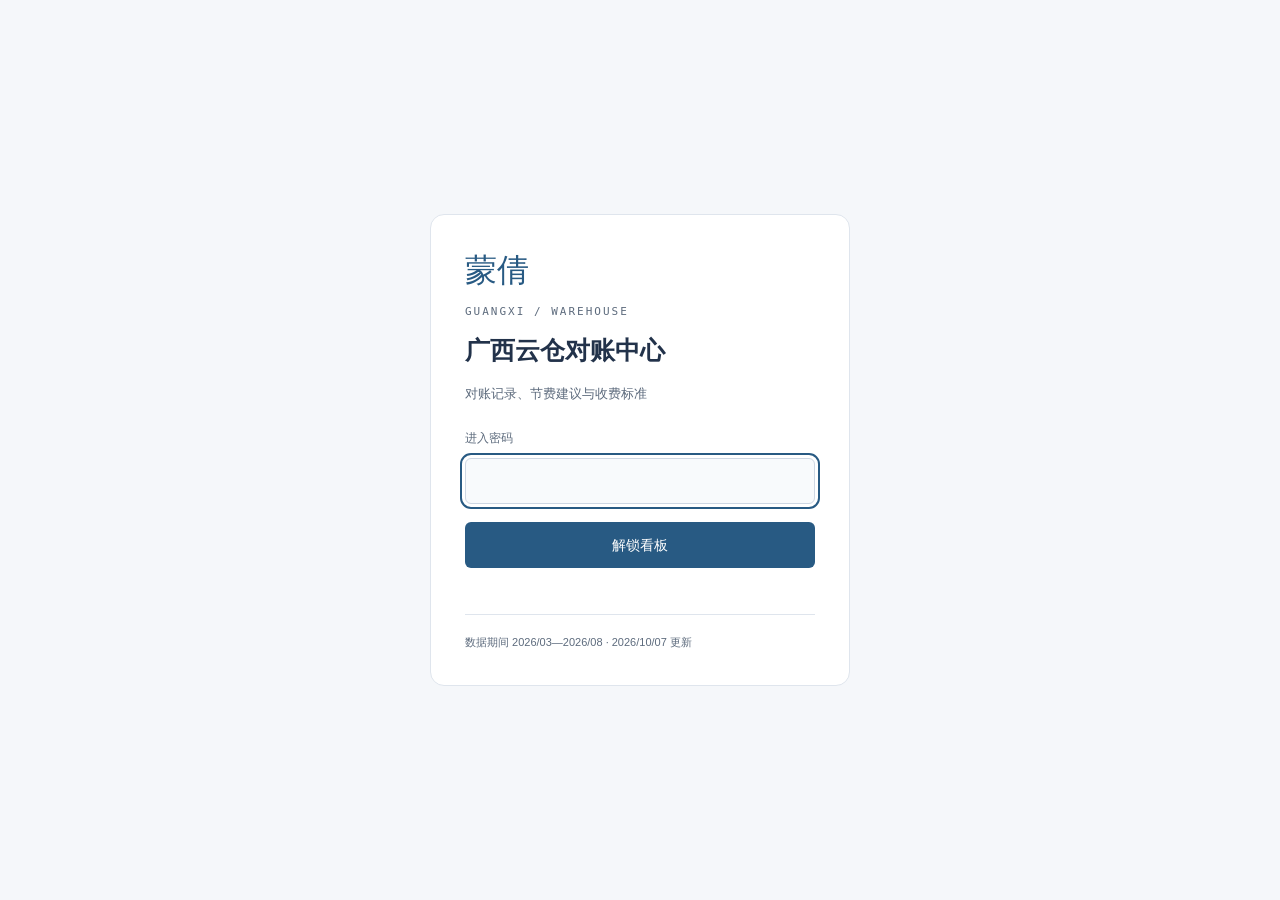
<file: warehouse/guangxi/index.html>
<!doctype html><html lang="zh-CN"><head><meta charset="utf-8"><meta name="viewport" content="width=device-width,initial-scale=1"><meta name="robots" content="noindex,nofollow"><title>广西云仓 · 月度对账</title><style>*{box-sizing:border-box}body{margin:0;background:#f5f7fa;color:#22324a;font:14px/1.65 "Microsoft YaHei",sans-serif;min-height:100vh;display:grid;place-items:center;padding:24px}.login{width:min(420px,100%);background:#fff;border:1px solid #dfe5ed;padding:34px;border-radius:14px}.brand{color:#285a83;font:32px Consolas,monospace}.eyebrow{font:11px Consolas,monospace;letter-spacing:2px;color:#5d6b7d;margin:12px 0}h1{font-size:25px;margin:0 0 12px}p{color:#5d6b7d;margin:0 0 22px;font-size:13px}label{font-size:12px;color:#5d6b7d}input,button{width:100%;height:46px;border-radius:6px;font:inherit;margin-top:9px}input{padding:0 12px;color:#22324a;background:#f8fafc;border:1px solid #ced7e3}button{background:#285a83;color:white;border:0;cursor:pointer;margin-top:18px}button:disabled{opacity:.6}input:focus-visible,button:focus-visible{outline:2px solid #285a83;outline-offset:3px}.error{min-height:24px;color:#a34c2c;font-size:12px;margin-top:12px}.foot{border-top:1px solid #dfe5ed;padding-top:18px;margin-top:10px;font-size:11px;color:#5d6b7d}</style></head><body><form class="login" id="login"><div class="brand">蒙倩</div><div class="eyebrow">GUANGXI / WAREHOUSE</div><h1>广西云仓对账中心</h1><p>对账记录、节费建议与收费标准</p><label for="password">进入密码</label><input id="password" type="password" required autocomplete="current-password" autofocus><button id="enter" type="submit">解锁看板</button><div class="error" id="error" role="alert"></div><div class="foot">数据期间 2026/03—2026/08 · 2026/10/07 更新</div><noscript>此看板需要启用 JavaScript。</noscript></form><script>
const ENVELOPE=["AbuVQCXcKHVzmcxcy6VbKA==","FOdgpOGLO3Y+ss3r","zoxzT262gMw4J7tuULdaje8E8cbeL8lB2/vJ0Kbn/l2EkQRuDHa7kIYB9r4bL3+t953XAnro3Dc0p0sc8ZZGb6RwHXhiS+nTZ4sQ0fCJwORAm3g8+X8grafyksn3mL2K4lS5lq8PJdpZ622sYQlVq0idAFBFKRV0fYdI40CQfqMjjI1nS2SnL4U4AhHezKFeEyMwoVn/[base64]/7YmlUjgQZsPyYns5gbjtCAvaHonJkk2PtFfPb6FvfelI6wVGyIXJOuuB4eg1bRpw+hGcd49rzJrUCSn97ZBAC09jATakSWyfhR75+qKl/LoGoAmWTadbPu90MQPJgX9PmNN2xzvzKAaQ8AGyiuMMxo2O+sf3nVfPL/R8SJe7fDINMF/74/5SyjNL0LRe18LEfEJ8AuDYKYMkD3JQXBTsS47WLUgTGqciHdknVcWvWkEulDMJdVjHWnrlXkFfOSgvZcxf5vNobdyy2JqqbNHF5fqcH0RgtKVDi7HzgWbC5sY+JoYN5PLbQpftvWBkovvMvbG8gQWjMR8ws8/Ot8RUZHMVCEctZXUMEcWfE+3JZKi8bvpHdU3y4zm9tMtAGM0hDo/HfrUX0Npk+UAWOwOdPubxvSUIpgFxjQxUs10BgqykTw8ZMv0uzTkHEULO/whDfEVmGkJTbXd6BBYDsR8zUDgh6u9ACNFBmZFokM/UWMQJMs1r543GB/tXNpugIunsJ1iQTSLp+v7Xbo9SQADfqIIXfLd3hLeX35Avy3NVp/iM45s4oWqFT3gLOseO2XU880WAckUzjfpyI4k/RRDfx8PeEMiDhQIRInpnj5BxFpokh6jLORd/Eqk8wi+uetH8tp2iMFyLsmGCozj58Vw05jb0JF4bnMkWUz5haiLncirYFvV7PaUJO5bT/3k2LJQutp9gWN1fWmlXMxjp8QYzZJt9nbwX800M9kM/MthINYvKlN81ZbSio97I/cEU/[base64]/z/S6EeVHWJOtZ3kjnZgmdz97YAHFENHAcyKyxTKexR9hUpximSf8xVw2b24+nyWfQSugYfE3DDnnu/s3t/LIcTuGYpoK78vqHqCtMEaS969ybDKagmTKvTrQ9HVE1JhQvx91kW2/EMTdWS9EilWoWzg0jODKDq8KbxqkdZVXwhxZQQgbUfw1j0xFNGRNN85AoF5/bnK7HUxNldAbTPzCcyxM3R2FXD4V+l76EDXWedOTeefILuZtMNCJgHGQVWpD5gDZNgWv6MfS+tCMipmsQnJ6MvXtFJr/5SxnaHZNpvUEipl/yl/Dn4eKpuAML4+d4wtQPOPpeneBPSw+PJvJbFfAzblONTlALVZBb9CrydnOSrLkkE3hC9Qrf6z2cGc2ZNhSXhSK5VqkqRI4APVbOxSiCtLm6XDleczJoJ5gWqtx40GAxPbddO5NUOBtWUoT/Yl15u46USC8BGY4LE0/OVOaUD6kSPWBIqEvc8hifFRK1lVKOpnTa7GaaZ4EjPgxLtmQv57ppQOgzsOPsUUMFbBgRMSk/mDnY8EJ5Id4CpA7xhn45dL3NtiJ+CPZK+ztmzCbSPRy/lCCZd4Zr9/riU/z3QDVjS/NQAmFIFhU7VXGGKlHhEsRoY4dzd9TvPWvEAzNzBLiBzkqNWlF4gHm7MdcjJngg4u7DbSrXnY8M7PptgR5nnkdqbD9/WxgdsFVv6U2fBJ36l6YUqSA/I48DNiteQYmypLREV77kKdbmi/AwsK6TPmnPeQPY+7SkKBnAmdl6d04SmSJT588s49ayk+2DeHriQOvCaB5Ha3uUHx/B6rxNrsHbC8kzwT53ihgu6CVXy+1qmfARyZ0Jf6CgIEUXCGP/KFT0U2CUsCXds/VKvyHnMN2GHN6+lgj/onps7tETM2SLulAEp0liLnjb2ifU8rzEUimBAI4XLVUWPfz5MqMsxgMeWxfZiJSnKfMFEcnEffTCwhpZydHxnnmeP3Bg+jI9Ydfaz2RHGGpwRw1ZMKQQsdYZchaY+rKFCu+laR8/Qvnfm1fFYYavOtb/OaNyKl4Gg32Jjyb6SF64Yc74NL5txUjGf1Nnqs3iyWy5njWoXL0TGekcsY3oafvrA8dfdLBOphvAtFRz7p2K97ZJ2FNnNPAQRjmzs8GiR/[base64]/CoUH+EgjbQiV+rfkLhMkhzE8OBOJFgVkztce2OGzYr32k27U/9sr5a9JyeSyLLOiGo9rnw/VJFSx043nXEdhAHx3AHeWABTlrYxhiPwKb4H2FTnHtNQwTBDU/S0Be+zDmo2F5m/[base64]/AE7uKY0/1RhLryu0fMhJizurnAU7vnTJociHdT8zUIzS4u456KK24eYoBZkF3C6iMvk25ZO4nZDEpoTEGdPKgyeDjQKKKI7wHWEJOACpKw2FGj+zYVMqJLqRA1r4UrZ5fep8ntKelD/1kzToOUx79q0PoOmI5hnFhgoMsAc+hpLjgW+P7hM4aWaZIyY71ODUAY3Caw+9HNaJYHFk2xrkXgCqkMdM2zltS3JnEG5tMg8hHp+u/4UrkY/tBouvDJ5h0NWvAEo0dboD1f1Pzto4QHPW1wqooubJJjSWB54310MsZ8DDLzsdoaafJHNrCqQ+rzrF9/mmclrRc3JSV5Apqd5s5NDXj18JsUQeT8Q8Ml+VJxoWlI5biatmxB0ynK7zfWEFOx8xRYp5yf7CUDTTWD8ZpkIMNY9TClIBJr+x0NJixtk/0GrfuytWswCy19U3sFtFoNjoaxjEnXq0QXcNsvnm1GmCY5kemV5b8NSbvXc5LLEaWao9SjZ8W0IcTmLDbNuyADZi6vJeen7/Q4zI+2MLvQfhjcD7LDGyGOy4B3sxrPZFyax/AL8oNdixDiiF6iLlynoVzTwdkr3WHdt0yMcvrfdjYe1d1iveWIN2mETiUYSRwiZKBQmW0bCo/csrC/iCVS4BOI8kee+bbtx7MGTtpOL71z0pURXm8/VEOAB4mxQTc/SAVqmJiURE6Mv0c9WATm1YNbwwV7gj8ADA5HWj+BHKlLLF20MKmjDoaA7+EMiJ+FeZQj03hbAkMEBdM7ZFgApkoICUa9XES9xHHw0Wx8ogcL61u+157+zBIh81xjr9NTecPVMZcqYq3/+M0AHFrLxacVHUptYwxPkvw2dH9OfCS3JGGQ48DIb/WehcfEV+nJhalh7fFoFHXcl+NUli0A5FcO8Xr0ZEsUi3TZd4Dnqgn5q+Euc8mTT8RDfrvAGn0qvcc+9TMoOXwWvw48WEBHtQsGB3L9wMDXmS9UmMoz5EMSLT4TsmL27oT8UWnKM6ft78FLyKVU+d1vCFbRVK0kkaRn7M5Sf/aEXCRL8feDn1WuDgJSJSTVNjkpglsUOdGfsgVEOHxyswKF2L9iun73FIOMqv01wLLT5prvnVbQurRfC/9EjvEYgigPyMpPUfZd+HcukCmvqN7ohEzaTMk5cSYCRlAO3npiTk8eIo9OuNhKQcmHurnVRPLVnG/U5oYiEWDvIs+Eegdz3FxqT3Dn6FPNj/5C6rd1+HqJ1TV6qhScgM+Qa7GkulELwZgNMSNWcwWVpfAQL11CjcXudZ0LhpI8yWq3YIaKTfzuYWS9M4y91pIxi3U+LvwwetT8yJldu6x83WGAH+DX7e/Qj02JhPRglrS9Rkq93/8nTwyIdxg7UowCD9YsJzzvuA0puLKTsMD+wHDOxYY+BFVAwtNiVSAaLEKxcLuU3GaZc0rN22mAbOCwi931X7SN177TcQQw9cQF7SYFIVzeMETOaebyDnN8P8de1QKi0o8YTaElzhJIyyTxOq/dtUU1xUccyU3RtIwRIZo6jo7LUm9VjCp2LNZKEkSyoPsqlWSHatBlIXZp8nsYlKdA0QWnevD4U27tgokJsCtVA9aLcb/r1hzGEbdTHZuAO6vWnYf9/WBdUf6buXxPSUyBGekJuVxgZGYlsrj9dZWpBwt2huks5Bmtmr/Yac8D2/uVddb2hTYENYxif9xBuRFBFMzZUsxbQv+mdQBUqDXuJ6xbQzYRNSJco8i0/V/RbMKyOi/UYOWjBCU5uyi5q0yvUGeKgJe52cF1Zvm96ZwUpivxL0SnMW/r6qDOuThB5E9SCnyM5Ih6pWu5AR/D4iiT6fV5P1ie8ps24BuOtZ5Wj1sD9UCpAXQ1c6r3JMKFV3RjHjAbzOYt0CFS8xv7q9BEpPjadF5SQ6AG2TH7Va2nLJMh2QD+88g8060sVhn/MtwrTICBI7SE0TWkEl4urU0k4ehFv3RoPwYqucTrcv4HPYqqMzVnb8rQREiy9BKiLyT6fhf0sx2PWeflCik785RtTbPT29Lvbs4GDfxQ+klqOvtShhSsc5ahc1dOjpMwz+6jNFeAzJx6jsdchujcZAHrGL2Xjx3eSdh/j1bxYiV4zlis6mh0Q0aSGRn0jXqbY3gl3LBBp0MBec0zu5GOuZkP8W9EUo4C/ok/mTofSUQaPH0ElHRxgJjdS+tqaeIlwNOu8Rw3oH+2zWSYl6BhPg4igJjSN1ojbiZKV17OJ0CL/UpkAwJ2PyvAjcvmUzqqUvOQYPvQjVgNZ9x9yzzfCLRQTP5CqBrdCeFhSKVLubJCjQfGI9saPsnEdtLLAlYlZObRTnlfpCRpjl7i4gbiEVkZdpNrIJty6ZkCdM+2qLvj25bCibfTmJhoqXIgKwVpmiXDia+tHIrlSyz209eidxZvJu/XZy9MjrcOU3aYHOm/vWQaygGlihhTuaNQ2P0s/w/6V/chmRawI16pdNuWhBdgq99EuK5qc46G+9LGf3vTgBV2HktM2YTF3KjNX+oNvdySDDdjLDYa+kRmjH4bCKteqUnhEO5ooGdld93fnq798MV3q5NLJ7jgjEqpcQ7VGZ1gw/HSqyp4njbVeE0sC2cmi2Vr6mlEgdKswo2oiP5YOqeRbeKBDpxPIRQ6OBUF/r6BZEKZXrHCz6SAV01H6UiR/Qd0cJioZlb7UQdc9Q+kHXPQbEMAjxPjAYpOGgP40xbt3P0oyoRheEGDYshkjb6bIKzqqATa85BOZ2WMB1OUo1HhK8hdLhIXIAI7uRWcM/Wky5Gh/AEaV6F7tkehXexp19aF6wrZoHtIPt3GBhrBezwMRf4lpIenovOxDECxHoXIr/eXdZa2o2Sh76co4uDe1Sg6FpHJyhg1MmwQqodctlT7oaym2mYMNpF5we+iMJr0ijqb4ykkArLSdXVykuQmK7Dv+GSvq017S1W9v0UA8x9/O/XgMS8U8NSo3kfROcVc8YHUBJKUPd3G388KJsQJ17HKKXHfENWrL0KYZZbFn/YMxMHkhB4+4ipk9v6lBiboDzc/Qy7pF1LDzsBRd8RFBHGPxe6JTnuVlYhsnur0wVwKE5lIdeA3uM9gDtqqv3t03jpSk7mv0sd+1WI83T3PSzYlvliUNVBFkn+ZRi9TYZaQJCcLiTH2v1rop/hGsOzO1wHAJvBb19Ri/h6frhfrq4RO0DIPUTL29THHxFlxEBVP4EOX7en+tjQTcd1X84HvJqF+THPkCNUEOZmIqMC6uVT6JQWFMaMb5yjMsHOer6grtq5h1ZM8yZ6kMyqsBTFHq+ajc4ocrVJ9Tq+71lGlFCXRiqxlBtBm1i8Gu2g/t+Dbndge+L1Jl4eytJbn8fMv2kV4+QBnr98Sn2SFozMhYiH1DZRFZfvks65Wer8R5f/Ldx0bL4s77oAw7umannE8DMqUDtCFjD6CLNW0mNxrxaceC6CnmrDbfIoNuMWFbz+vm7bifpSo/csS1RBalR1Gl29W2D/X23lTXE7lY8tsMyAIm/tz3HTbF4Gi0HOoCtvt6//YiguxEoJU4AAzBBMB0YC6NwojBHwxB88VAlHTeL+IU98UzYyxOtZkI1jVQHmKmOdnSp0sBk726eDaV1majyujF/Jn/O/h4YQqJZ5y/JYe0ikj9L6D0OpdazaKRk6T3xjd25mt0a52RWzn/NpBeSXW93I/KhRi7FSU7BI5Lt0PM4bW46p1SwbTgxQVh93yEJVoutyxXtZ/KOIw52/ul6VmJ2+2xwdi5YjYfrtDJvMOHWvTdJc7y5EjbHpVFhwpp6THLx6ZPwHACjb9lgwnbed68dNUr86Be13Lf724mlqzSADQDucg9FWs4NQ6rfP+ciVe4VaU1mf5HQRV92wRlyHzt3VyWHJKfA8rcEysiZA3UTfSp8e0RU5IaPWMT/s2bTodfrQjhAqsiAcd0fHeL/92cepGHXDdxTWRl1l62GNZfAV9emiMwxWKr/NzobNlIjGDwFDSF2D+N88FNEfKA1sYeQ5uweHGAmWxH1uPzQ93vhWPIKetUFukE/YnKjbIwPhgPg6pT4laRpp82E3uX4WO7H2S1OGgRKTy5soy/ahzubkQYxy9/joNeub6BKCkMO0I1S1tmabPe4nX6uRAY4nggcQxjjbjja9FPRoTwFwTsaY4M1dQ5fAcQ2/DxXlWy6sWzhNoF9iPdcUWRlKbbneUGh0oVCT2c680NFWqMIO32qJYv5E6Lot4AmcfG+JRXLF0jbamHwm8PfiOYeqDIzlBY0E13X6taSiVFHAWGVXEDFTyNUWUQ5SSNJ4z6D5kVsIlSTCudcubr6qROlzsMsPVxrcsuPXd+/LTx5YUWMpC5uY+NPU3Vxh+A7sL//m/Ggu1JDcVcZZEJsgcByD3zJXowq9hFImeq/LQNzOjgZgrpPaE575GEIfYM9A3YSNh8lHzHeW1Mdpdv5/HWj98POPTdFW4E8jp+5505tbUYpEk6JfcmPqaoQiODEEAgJ+cdQtJQYohLUD7VTVCkykAu97dzIyBxH1G7mKdZqhEEI+gbazICiJxWz90hLF/NRiOAskQrIWw7KbkrkrIQUOBQNQAmlWTzBAKqUHnu4QAQwrBGGXSYoRJNKGtNpmbXB2mSVkSrKFAPG7de6nyxnYWtqUTY3FHeF54j/H1fvm3HlUVuxgpj3J1sSieUQ8DaBtqe3CDbJinFyrm6rRcJ26VaLNCWpD+WNNF08XrIztejsgR5jOsA/UEkqu8bbSVtL79R87KZOhl6Ys1ObVWlxER3U6iVefG1PosyKoWfkFoT7yXgpFcCS8fALZ183wIZCFUkjeMY/2eP8biQ8XgxAyZgDShF75L3hVdgW5UBOwFlJSysDG7tPfORw55G+4gTuD/li2YUaGZr88ON5G3CLCepWGQM0L1r5fRNPt8x1j7hTAzOQtj4uFGa7rIhQyBWmQWdSS7sKHJP4yjc3ihuIKnQ/msJvcssGJOHXiaOWAAjCmKGG+djge/LmUIVRaIK4Byoigw0ULhyzLVnJzEZZ0xQ6HgDosmGiccjT5J2R5V0mcrTNW8n7VEvCnIL/L3zXW07lT9f2xkqID5Mp7Ur0Y/6IejM0ohnjOR+ORD5HOSfTQKm+R+YfgNLRCLxo3sRmZQ0QihG7NjM+DNKc5EV5oT/[base64]/2FTYE8PklTx6J+8X/aLjcpH3MEgMOLBP+KQU5qt6e0Uq2wRe+Qn70pxd+mJXx+P3SP744Mh+1+/9XgnstFzUia2pHFKdfJHKFJEjT5fshNNNRdfVGuBoHO5UDvNbgbD2+BPu829m6+06TNRkZTLXDxiEJqhzi7FXnt/eS95323v43qgjdLU/EFS5cRe35/hqdq/qh2WqfxtFtSq/ws12dw7exhQ9rmWYF+Y8u1OQqKnLhpev3kHmfXTxdjyntC2eBWcdtcGiHDNmHGPlxRVrbgMSJ2TalFQr6Wurj+KX9eZFjypCoMUY+S6Z+dliQYuoCAUIWQA5gFQNuvHrkktd3FKVycSTplRdpQMFggwBvEBMzvKXRVN6IMiTjjirIokxNZAXJDp3q6IdPQ5/f4AWqFUXkjSO5sDO2b4o5ZDzTqXfdEchOlbqSB48+Th24gHQdbJbEJ/t9FYpksr0mDK2/rujzV3VsFYPcOqJkccnh2/W1WNONV1wGNt9r5lbpfoVWI8aBQygrPTYi1+a6nO7IPpPqSK9yGy1ovWFzTnf4RYtMFlpgeeK2FH9K0bru1EbvNMFVl0/iK1fMDKIny2ZO2kTHCnl2rb4SlZyDxwlzGkGA7xdZhzMpsn4XWn148NALC1WKegKZa6DGMbT+QKUtIry+u5He/Ul950OvWH+2akmuocsaWDsYoX/CR/H3KxV7cfDymNw9+CTcVCz8n78y+CKblZEoPjhphrDnIaqodnSUSyDLPLEz+HK/3mdhmcd5B9cuqJerrCfnTVjdQ6XNfnxBQeUIrmZPjXpDF5bqMWl7AHBNPxXNpy7AUaUMTksQD3MpBeFQiMc8yKPzvbfJB1JPyD08Y/NkoahyKVST70H93FBhPL+PnyEt0h9bVyH1oAoWZDIKMWp7mivyjkFAZa0EzQqSB1tjE+xbbvLIDubjM3aEPoiqlhnK0QRRg+7aDGg/mBx/bWUXvGZpL511N52clufqNihtHMc0AI4YsWUGw8wwBEOge5vbWK3B7TLfV2R3wifNt3JUPdSksL056kkBM8gjFxyheKeoD1yJrfWveTzQ0vKkLh57c+PtaJC7j8gK2wXE5/4wt6K2cSY2BF7M1QkhnrTxkQPRdv3AeyO7wpvTMl+UqNUxbjWoGYzmRrrDmuP3Pe/2ZVYYae9YtvG7nG+2WalF6CFIj5QzTK9Qlfb4bCfkTWekPdOtHZjcX8Jq8fHaY6DFwIOpK16460kdJZwmnkud6lwN1WUFncxipe/SBmIdb8fhwymC3nzCQOBVYaBvxRgJOonHm18W90zZX4TXqF+llQFkvvRmp652ZcztRldgpQC3qVQdtrUO4lqiuYHDkBvPK6fELlJMUjQhnl4l6zq15Xgnc5hUBpSl8fpe7/VU2SeaFeRJ+N+GJiFf+6WhJdqUV7Zo7S8+2JfatsgmbPe7xeHxPbE2B9acficQGdvdEcmyMc9d2M109977diRbOSZlExC4+Ce4bNNA5C4m6+2nUZmOvhEbmbRtc0bbf/[base64]/49iL42K9ruwCL1B8SLq1HjFKPT10E92mzOcJeqkRAjGXR/+TqWizG6TEUS5DxeVPJUjnD7g0lHVd8Z0j9LhtnycMdxYJEV+8Dopukz0bqpk5+xZX8SFOAuWlyQF1EweCe2VCAhlh3k7ijm7Fn40TT93Zsue8Zt93+JrGyLZqQrakjWmIgMK3IlS+B/RTg4UPCB0geiucc01mbktVdS3eBjtPeoFmKMkCMU5dKfZaRv44xDD804mrSFhNFwvPJXY8tt7y/1dJagqL+JHGw0jHQuwRvlv5hztvVqtLPgvzaj8yb3aTn4cL4UmnW7O0wAtmnTCBUnQGNBhLKUVjaLwkMJCfQHKXFxHlm7szkxP5r1NK5so8dw+YA0Jd3YjmFdd/eYqygLCWewCX3WAzpMO1m8BHX2A9LGwEOVRA/[base64]/NBqEVolZ7FuP6/mhkII1OmIwJhHmGh9m+wEPFSPOiPgG4/I0sYegn3+vLUpy+Nwpnafy7WoZHvKjUAEkEDhoDcF6vMLOcW0aO337V/5Taolf1CCgyYKxX2/iEBmjaik4kYPy2JepAB4PYTEENFOFTAQ1Lj08qbjLeRR4uPPzDyT282wEkmEFlquLS8lY+//65JZZfO+UsJx/D6HVXhFazk10DrUx5v5eENQqLM0Oa88ujftBcq0CSQE3Eq0VL1PIrk0VoXk9SWQEWhpvJu5o5zP297RU7xjoBQVhITegbFP2DRwgnWcmx8r5r12Dnp1/Q3/rqXso7sx81EEDe9c289MBrjHoFlkE6LeKkmJP4h7+e0VKa+qSZX/FxDg2ZJUCrSKTtlFN3IrQGvGfScHxwcN5SKbkSuf+fIhCQTNnVCQMjgT5NWvEHUgc7wWOljeIxz0EOeIrg9SQdOmymsso0IsYhXxZJVSxuNWDCgcgdVgKH1HC63LZW9iH6g154qbS5BPqDF+bbAouAle8jxsH1FoMkyT3rBZCJ9shlJmEu8YiVXYMP9m0diM7QNq1oG/[base64]/0Thz1XjDchc8qzJumBkF3zSKAPEAf5zd0SLIj4fdG6zJIkGCXqfcltHmt9Ndjz86vFsoAQYvCxSUoYCtF93QUKo5dlHWEd/[base64]/pq5cg7oulhAf9Cg3TlH4NoEHkh9GjxSIR8lZGxkG7FXYDpgKVYK13Op488pf/KT6vWv+qeQqT8Z2jGWLpxRV+F+ckfem4UgXS7RUb1hiOcCL9ATHw5Q2oljbpEG8eb/QVPd34nQYmRNIq+8mwtPn+vxKb6yRYHGKUMnlwt4EHNjvWmqWpo+e8JcRC7m4frsMAMlbPV2Z332q3NehcK0zclKzGh/gA7ERPZh5th46T/[base64]/kefg2Nm+Ji0MoQazfBaKogOZFtHs8slES+2b+LQRvf67ZQ8JTXdULj787fNvVM84CWacL8ghY0x3tbAnSiP/Cm7RUyd+cYdi/DLbQW8OwQ9vMzIXFcH1yiBgCEJOwaXYTy/j0GTdbIl3iNcA8qrtFGNuaLUTa7DmWBYKwVBCQ2Hh9s00rnW4m2Pzm4YP7XXYfoQcNpP13ZCfJjA6/qQ5KCxie9nVtIDreaF749d4oXZdRuP/U5Jx9mZlPkRbsGM+aSZCYITpK35xX7D0/J6Wq+TIuZK6u1nkycHo/l4fUidmA37fXE+9YTO8qekwehR5LAWKJ009LdnjORs4VFFXkt37atFbxBLSdnRgp7IhN9Jom18oApz+cdiw29oP+RrbVMXV9s+086T8FAC6zxSxViqkpMcr+48oyTJEGxBQg23gKnwrDX+qy6UMNAbWILU9bD/a1+kySMH/mPMNKslAOBjJtYrLCT6PZke3DCmab1S8dIruq3DQ9eTRov+QInFa/SIHsholcraTRyi9oo2JP1deDiYvdRh0uYozD8esq3v0lddEDFBb+eMJnx9SvB6TreevBfqjFQDimj9vsowzjMgWtyxY95MP8ONoEog8rFPVPMPBz2SBtY4qjgv+PWI37aGzD8Jdt9e3B8S9W0kKE2qtfIDDGDi14kZNg2/wXN8ZmZCSzKh3YqL8tffcDB+2umlGD6zKlb07Ye9+JMq22MMKmMwAND9/9ugNy0GIeyu/yVxx0Byx+nleWioIT66t2jmu1ys8+iAX1LbrCJEQHQfFGlyoxUhE1XciShQJ9les3uc21sjohQqh70A0wK4qsxGNF8RGm5jcZrRHLkm6bCXGb9quKcnnh8jlce3h332U+1aiqWZ9P6Z8fOg2Hc4Td/FeX6yfqbUqenbLTQCeuFAH1vwaUaBpM4J7Ncb9ROMTYBQJS2/P20mqoGwxsNXdiCtdQ/M6/U5Naa0+6jQSXIoisQBzE8IIZzV5Vaj6+Y4jNFF1lJSxUdtP6NbhGMRCK79Hfox7jzKANTrPpuKxmzgNmNQ8h32aBfVPQIQqinHn868l21l9TKeTyH2oZwiGhcxXzQ0GG5CwgrR8Gn3z/RIORaWYFVP12vEAZqQ0+y0OfJuSXhg4UEmNukuByli7ao4JC2vIIVNQUlgb2XgXRG3GMV68ca6i37yrw4TnripOveX/PFsNLUOd0oNDQeF15NrcqtSWlG41MB8FARCGu5KwIWU22F3is3rYyAgbl5eFAdy9zn9Q1KSh/G1x38/RmbwaGb2bLniwos8nXhFWo4UzkSEi+eREG5YiOXxt1jjSq09XJgbr+YoQ+mNxstzqQqPeaVqwjgZPno0nkHpny57geb2H5eNjX8SXp2/3Lp47Uv5LR+kDUxY+m9ZMdkvGS83weRYOh2Lf4GWbmv42/4dbk19ZjLd+5mTXbY81GxSHRoSYHUF3qYm8xAgdbPxhXQXcRb3TRS0EY9XTNGPsQ4x/yQA8AnQuUj3wO6+QgHSEWcg/KjA90QFQUXAXN6fw7v4MkVPk99KGJPxiYRPl1c3cXTXqldiVYvsl0pwMhEnanpn0qm4GHFHNLwks+STodu58scQ32kriIcvR/BKcf+pipZrea21lr3KWrJCrMxUZ22g33qo7HB73HfkJnqwTCfsvpOqVy8hiMh5IOrVBJN5z1w6CdShotGj1Tzq0ZovIyspq11My53+GOs8h6IOc3vHsZ4r3SN/SZ1PzMrcsN/TxNRwI+gW0P5ERx4ctGwC4aOozl9nHeBWtKsuqp9JhTaL3sw5+KbGrnpx697wFUqe/j7h4B8oBvEhJhIgjaV73wxqjsuaFqHPxt+N3OACaTCKLEr5M9SKv7aJxL7aCavesQT4fuXJJgzP6/VJYWeImGapYidpXO6fMF6gO5eKx6ZD6vPgdg2Kl2Fr08/JhuAMYtB54FtBC+DQGtcBUTJxXn/mwofEoLrR6rBd6wLF8JWfOZLFQcq1LOgIzXUfs8EuzOOIlM6GGwpzXNWLSc3GLfTqTkaVEMqZVEBZctWg71A1n/5w3Ys1sq2+FNrBvsjDolHDlY58KSGLwdp/LbCb/cktPGSu17LvjuP87BC98UqnHTRzFvyFPn59oJ79xWPvkP+Xpr7E693mhjiT0yL7vm+drldGn/ekivCWeRK5gkz06BvC/+U+7PxrLgzeYoEsOopYsiRltiWO2ZFXdqpPgmt2WQX++02gxreJaFcDxMLp2lkfmsP64wcxVsX5mJSuGiYtdrNnIVW5giiM16tibb/K0+veGXebdadOyfnW6C68qmyo8qrGOzwCuL4rcB5N9bZvG/Clyw2Wqt3CNvwLfKGTVepyLOALvbfolQTbb7svtZ39jxHWkkWS1T9K69HCM3QBgj8W+VCiIDuhQZVgU2E9+As441gBETz8EaLIyybruvO8E6oKroIylx5nRBBZbarg0me7sJzRlcueDbHaYC3wG1Jol2scBRUeQ7uh9fDEZKRHiHng/Zx9MzjEfH8jk9xho3yGDPwm6cvOwtxe4zXsLfDdCCaaxl+zZKj6WrDN0l89+Rj0Y4E/oSsrBr+0CP8sXxZUt356yeObm+lhzl8BRJmGoPVNOqDzfkbHjLK1iKZxoSHf3vacQJWfvKE2cEEHy8bjXlBPPZtrq1pcY4yLGCQKVgUQ93BzQLlOu/t5LKOD+BDxLzIqXWdtXGs1EqRsvfrov82HJxAdDbSErm4yg6+7D3QQUE050E+ICiU5neSrO+k6ESa3fhNOT1Cui3L4vROjSuY+dW+RrsvI1VwQ7BAcHdtC9/yySiIv13BdLHaukANpG232U+3VradNhWjdRk6ZRcVdH75SSGd1ie0rhbAoZ9Ks8dJo19qVnbFhB2iGAwHhal4LawPu4CRSTIAB4DK2qE4IfluERNlmk/WO1InhmRQ52EvB+VRW5ubFWPgN7oYXWgXowE9oTICzVDi94+VYE7vciRuR9Beb9ZPc6N/HNyvzk1H2eaIKFHxU9UH/RovYYasbtM99mEQ4w1N4Qlh9qEyDQSRmlLWToXnOg9pmUEOkvDHwnBCO+RaAqoiw23UZMal2XUCGR331Wvz5Do3jX4HqirncjHvOH2wMdD9MwkYc2axai4h233VJEHly/G6Wi9BaPvrNozzZPjy9zKTRSzYihsRrKz1i0iO9xr+jiQUifh/NsOwvpcdnRsKDBPgqUAqMpiqGqZHuDtM9iCC9u9xzKYPaeTcUT2kqCmkx21Wt+pl43B8vlcyvf6TdMaxpEWooNbYQSPAszPl7qZAwDXOQ/yKToXwHAunBzRGdduxRauKHZONGb2t3O9/fYHEjTUjTOxkdnS+rW5+JaC26SThyY43+Ek+UTS6zBdgF5v7OsPELLiklgO+JmJWbwTOH7OMnU/lS1QzIUvKvBuvOIg9y7BVONXozwYcw15pt5oN4UR00xuK3aP0dJA8Evou9Q9dkAqPKC72qTxbF09YkxcFmj28c6wbAGIjr0EFx+6IMWA39bO8Ecl7g6ISiaR4+WC6xWZ0gOe1lcH7e/Mcfbac0wQzDEkHHMVCXwVOCa7gIOIOqHMLOuh1a7HqE+b48U6IhM5MGEpvl5Wi5vj/yjA6sB13WNpt5Sl/T5Og5GM6OeICj1NvYNiUYbeRS7OOP4n35EkiFAi9XNoIl6HalpTPK2Y6khyXwQ6n6cDipUxQQOHoL38Hhas81qEVqdqApt8BqqV2M16mhJ/DF8vVi3hS1s0t6xfbrQ2TFn+33GNgonWSwf2dXZ3gEqOBS1AaZZqfyApzlLjCRQwdzlUybU34uuc/SE6Qvlaf/zT6sF2+6YrGdBJ4zHkUa3LvH1aFBPk8j0VJ3ynpJMq97VbK/dLsRmPA/A/ae1DDpA2+daOCMgbxEHngCFwo4R1GTcRgWvA0u8ZtUNkoWXSTShIC4KS/rjcc9MwNJrBhokoG+Ke+MyrznRs+ujvSKIB/aI4VZNRZLY8vLbIexW4R945QihqWIkHyzGmIyRkM4C5jzsydADi2QklKGgrgCmv2TzfBlz0HEpQtdMlcAKWYBlXYEIpYz5q+07W2LcnITcZOjZd03iig7fUitKjsvmV0gEyubu/4RO6bXsgbFKUoLraj8MV7zTB7oBxmwkmwg8dF/af3g+jFOj+iAlCPvMYYKjTrg1o/DmM9dBYKylFmwVarsjqVeFBJ76q+xRgty1xvxt8da/v4x3yhzzeHIT8Ara46eb0FAqX7V5hwMIdpdCHLUtP19CQdHRSPwMjf7Kj/+v7diEaEI+g1BbBJkUCPynNNGGMIL99QlgL0lmNbMaOSunYZLqt8obpOQoNAHnAAfBaGOKaOGq9M8UpQiTDD0aWETwBdbNF3OS/MYztEm63wtKemkVaj7rJQ2QmZQhzSx8+8qojXjCxvgtzkhBdpUlrLniqnSVLBM+f33K9jBqTnLqQzrwJMqqkM3wSu1TmhOdfHyG26RAVLwd01leJD1+tCmIa4fViVmpqDHJ9/hZWsXuSqW5qbfV8OSYCXm+l4wWctgjiW+//LrRHBmNoM/TNcQe+XEzQoD1h8pblzCxTKlbJZlkSnKwWzbmUaA5DvSLmZnkqE9ESfbQ504wJMzd8u6OQ/ZPlBjcMw83zYfaGG1sKK4me+xY4NOwPDSq1Q4N7fyiHrTW2iRcvMkhqz5WzaQzApvVy8W4PcPxDb4KT9KTXNVpyXaK9ZbR1S4yi5Y19BXP4vmBAtKSHWxoDHrPfqwwFvld4qgbrfdxGWqZ+c0fQwNvToCn4fuEjQGy8Brcbtv54UxQ/ktZpn4ZO58jaByOgSqWMom7vwPtT6qZ86xJc/RNegGSf2Bg0/hj0oA2xpR28VpCyaVDQiuF4ZyIsO0OeQuQwVcKpwj3NXmaDtIyvPbty3ZV3lgg1IhTjOEpEwZwZLmUIwK/vbpfl2v87AY34+VjezvMHNDs4i+IfC6KF1ZKZgCaOuQ66oJNtQ/Fp55XiMmY0UkY2s8KNs5QNQ/j/y/x1eDAslubUKniWCCy1AxYhENQkKrdX3cs9Hcve0CfsuWjFoLQ4YMUr16qNES0oyb0vEMu/osatCeyVeu7emf0kTUu48sQV3/TcZmld5RNJiDvobgYETbiZ1i1iaBzBLQrj1Av2Vi6zAVlxkku1cZBL+XkysQ3vGWXibEp/znX+1brqYpSHVrjjifDC3vGpmDOPm+kfzkP7UN5K1Ws/PxIaDkw254sjjSRpzgLQ3zJEqCvXfQQhV88AQHaPw7xY3EEww/hP1pAo+A8+I11LyC3NKe59l+QUy1RMD8YOwkyZxyYH7DXGnQS8tGqP0XcfnZrI3jSgO4aQA+I2cl1OrqRp4DAf+PhaVjsjGLadZo2XWhw1FV7s7Q9OYp8UD3Xd4EWbHjBpSX4cLs457B3cgAeCJVaWu8arh+BBroKJPguW2QIsRMv3pBQ/3VTl1dJp4mmSvwvDHedHDtRID213W4o5C8sj97cv+KYdxghiM48zmPoacVIEspPLtkMUglVsvVp92QDV+X9pPTPBd2F82mSG7Xo+dnKxNCzzSLdTu/1ALWgIOBlpakls/eiSgZZFCZVu/6nXCrUuf512UQ7BzsSKeGOWpkEf8uCt0rhTUUgDWm2y92feXaNIxiW+uhLUAy1pgdwzt2szSlv+J/F18vH6qEV8go/VKTUhhbAOv3eKn7L0c+GND7Gh5viyiX/VBdkM6Dhy/RBi+Grq+6PQ59Se6F1I5pwVMu/lokxNTAUTepbdtE2nQ6/WtNi9NESl1HZOQzEXQHQxxQu1AYHLuCgmKdWkWxyWtl3KL7u02dJOcQPblWvkhlHSzcW7vs2C+2H9ETVEjL1dDmqiuL1SA/49vIKWOLkWSixSjl+zXf7bQAJvx91ErIWMZ1PhM9L9qG0wrKedIU4kjE3fYzlNI+SccG+6Q7/rMBYj48nyyDQUAm7s6bHNXcJlR9NOBH0FAC41g0VsB5CThKdKcvV6HCSo4FWeOVZyiNauZYggdU4kTwBmrR7xIt7j+/V/LkD72rdCn4QD349D6awFzyT4j7gCt3Jsk/ou0hY+NNZFHwAIuGzaCBDT/xYW8cWCwKPMMBPoDmuG1rV/UdajfHv/QQcdq+dNIujepa7TOfVnCloaT/ZsW3NY58eEoK4aG5hsV1bAcOpoNpArd/2Eb2w5OBq5Vg7tp0lcrFymtcgyQAC7KWmEm1FoKfdFGrtadHRayQM0mjwowQyruoDDrwypF0kqCYvlfXW/1ocw+yNJ6bskUrqDmKm7B9e5r2EUzobQOWMQamn+/FZV9RFQA+49y8HbChE6en7vyqVrDubXdCUd9Vmzh/9EVtnS+HoTS29MAHg4OQYtZm/ZQzCKWeViDfRXDvntEEUNp4PF8K4/p/VZNOMOeBy0guMOWv6OSDNu0I8qRpOoJ7Aceeg6n3Z6TXULUIipCbFHrkrfA4EdKWosXB+nVJ7T42U+dqVBptISSEJbGEFzSpFMRUgpTLO8dJp2cQ2qX16SARTBYYhY+xXa2ZpJluubIu/KYAD5Xg63HQFWKxSKicbSsoZT2icWZCCr3UK7Xi+GHEJ3rRA/K7F+TmfaXj+G/[base64]/h3qwMGmA/4l5l+XrBzxvyyHlu1/+nY1RBVfFRXHGcnxhKoDhBEl9XbRL7I7pNBxvHjGj5w20hd6wO5lyy1p0TmD/TR2FNiVhCkTg1F8lYF/8mIsmNQO02uUOCrmPTpNRkNx/[base64]/4l6PV0/TmtToqRtY/e2Y1BsN+szGBvmmfUWkZUOJmdxYJi4oWo3EnJXsugPKPd/TXPR6bONzpvkd0omgewol0tEdvS050jh5WJqvtU7EchCDb7TYcFajeEW+Mnt0iuqgPUBBfoJOhTKxFO9YWwzh7dRaVgOi5O/vAl56t069ie1QymqIbnhIrSXVG8hwfegUSv0wevlndWKQymXmly+R94bF8ppDIJOErQBaGaGFyFXH62iWDRIYxzXvxjBjnQYqlwK7Vgj366avcaOe9c0XRZCgK7BS1fFQxfzlrnGhHq1PhiUgL45FTwMRq+vrn03OInqSXo5WMaTJsBhcbQw4g/gYKrEAuyFw1kApm1l07sgWn/AkMfB8VAOKDq4axU3AStTupOXMrOa9q6sZFIKPvLhMCGyhb79D0eZJ15uXP0uK3pItI1CZEwlH1n/pIF1Lg2W1c1YuOyMo1mOqcI6ezyIoNXyYrdKIQLNKFPCEqF83H/pG++wNrW5iDcYYiKLvy/qXhYHsJ7FNKRGMluhyP1PnQLFSx9cXtZm7et5DMFEerwQzmRbRyGm5iinhCz5B7JR7Wql7o4Pnmbx04dRPezcPRnL2EyQuPqSSxMckwPLxEqMfsCj02psAeTpx5Tnpk/AHzxcjT1TbLvSrjDK8Qh/bvAFtwd1ITX8tC2lrxxOajtmZNHJhKJeB6l15XFujr24lJAX7dgQd3LyBXAesD0Ry3jgARC3eLPVA6VqZnoDizl+0pNtlETjIDVzfuQlK5DhnIGTQwaUjb71aNqTqPbgIlGPhax2xHd/uVk44UD1tUYs5/NRHOr8lpbYrNAX2dWleq5BUpVdiw9BH4/Ibogp/Ab+LbqyTfb3+fzkv3ueRJOdLPG99jck0d9+KeNzjgWm0UG9jHjZxklwbYW370r73O94QHB8Z35zJhWcXasYjsVRjf7dQxYUJ4cIHrQQBUSXOBmLks+pzpXI/H+3NLkiH9kl4pcI3oC5DUNIRX7jcZfDTohHszeIvVUjiZGrJO+kBiKSbHQOKy/MMOcTlRyNPQvxV/Kal7PApANNsKy93RBsCaf2Dw1kEDGqJmg+nW8gMOjyfM5P+AYPFaIHPk0DvoizMFva9Au0xva5hU4XTROjS7Shsyf2Enbp5iamfzZxzL8NILf5JEFvOUO0EHABzXURu1xN4JokacNMeGyQiOZB7LhU1iAmJxLI5Obaarfp67xZfkY2ttZVOZEH/2T2CcxaO+agyblSFqt6WEFJOfb+lW9fWOhTK5IEIVuaj0kddekD0gwkjrWDdlbGxlMIQz9j08Wn35xge4gxx+HQfDWjvTuOTFEJl6QdcSVGpMi/04hyRvDW7f6QCi0KZj/dm4Iby9LpQlkbHo8G3MDJMkyAWuzslBktumKOoFKpmkWJtqj4aTKW4+WjoQbfs9iJNqxtv6UkYqhxytqsYRzBGrmshC8d41cbOvF6Ha/t0MCwrR7Fv/+5iN79vNQ7cIpcZCCN9hvSOv/EeQmayyVtN3/ufaz2SjVKp8zUfv5Hf1YvVfiryZypN2Qrs4+ODuWUp+cUKu8Rjk07Yd1x/vJeck3043LWhfjakomDTAxzgnq/GY3DLAD8LWxCUuG2z/u66VfB/9cGhh0XPli0STqhSkJ8cbfll3VvdQsxzmloUZ2U7PApw4d5qaHRhVTIxT9Mzam7kwNcEU/0aek49plQQ17FS4iRvjts331yPWYBsmJL1FmsT5xWNXUlSXqO9Eg13HSUbD2q8AHfg1yItu2g7KcypKC3THf7FAaY/J5QFdv/O8NW08thFVVqu1iBKIYCT1jkCs1bHqJt+PnwM+ZcrSHgOdGAAgqFW84as9vtmjP1/k+a3l/Y/BfyfE9cF1I1bJ1BkJhKFz7zijMZHaraj2PPcJfq4Ehu7tgi7soWg3pZ7+TxXYtitObAfexmeVkg5M335a2+C0z1aJICZMcn4pQ6Mbds2RF/QdoPBU+X5Aa6ZLh8EtO/2HHAE13JbIHXQV3bBJ2dUD8AyU9A3Y/xQn+hsQYN61rXEFOh0tI4Ed6aw/z5gJ4CV/JwY4NthIzErYUr0HxZsjZe3a79qFeBZaNyZ7x4/W81DZvo5pwWaSManOFZjc3umrlyvDGTt/UsJM7ZD1pv/dOmHbQs3t5ZaVJGs9AB6g4oh29L09Y2bXkamejL6+4v5pbWAHSW59HB5KaG//k7rrShiDmTfzmxmodDzFe/cmLfEJC/ZsV/hprLYsh/[base64]//YVI1pHLwiFTRnkNBvJ1j503eCZS+aiLcvvPQeBLqszQy/jFPai6l9Sr1qgbyXjP/oFSFZXs0XlIRDgxP5m5EabOd8jJt0RcR5oiai72KLfW5lk1u87cphEjZoxZLcsGDpt0nrMB6+JEJF/WId/nIJajK98UbYscRgidv5gfptqOR7QigAyRoAM1tTjxZba1sCQmZ0mFaHpbVkXTBHdvFDjOwsmG4kXeNAsZUTfToScqwDMtBkf5p+cgF0g1yWSW0K0hVpUfoCk1Id6lZXc++p2BBywb0TTr9QLggxeQ2LF9AF4Z/ZtTO7ZmswSHKkA/NcMOgvX6HiUYzhf0NkgvcIGwwpv4aJ8ECsrDn5vHz5QF1uhNxf0t1KfvziUxOUfM8aS9SIpCUXSx+6Hj/A+kIVw4kjvQduomIhNXYB94VagIptrhmcj4yE4vG4jSKZo0ntsxU7M/GUNvHAxtJ3QB39+iEQLDilMzagqrwanRsTXjIR7i1DV39SQmNdJH0B/SHJzhILJ97/bW38IcBz/VBvfE+xTSJ74v+GZxNCENwum/1PRAqpmVdvbpFniS31DQKlTck1iw67OQAhuTiX89Y0C1Z/RxWadtKlWiis250SIkiMrvbHfCOjcJPW3IYAK0fk2pa4UoNH9TAnfisJCPYw6Ev7+Qm4CoXTzb9sX5Qxg7thdc71attMCaStaKiNB+G1eRlDrQyNO7v6JP2A7IKebwQTPrjI6sMsf1IvGCOkVNIQntfKLoWrlZFibclapcffNhb1O/FYSveWhn/ZUMAsAwDC0V0R9+5Kx9WzwfbdXLTArrqrcALb2b2hmdMeXeLMY9we5wCyBe32T5iwaQqmyu7BIsKKnHcdgTyUt5NnErcpZ+pXo/o/uGS/wxwgndjqx4Xb6PxtJqmxMFJMDxMA/uCDd9UR2spucGkEEY2PyfXX3wmmwu+ScSLHcX+b0tY0NoBvmf9yPRxQwtnd5vjYGUVE5vn3HrTcFEuBc6++Z6zBC/IsFwOuXDdbdd2X2wG+0cQzhrjMbkaTft7Zb2X+AlofScw/KNy7Eiart7e2edNbePy+NEB6HM/quHegtAwLRT5LAF5Bk0fj2touQtSdP8sEVPZ2Sia6TvqKvU1B/WUIZhkUBCWC4oaeYDsIjCdlzFI5S5PE6VDzs3DIh8J+RS0vmLNw974RLkV//9jTMGsUAgG/AFNTYlhyObhusbLzfDYnNfhy5/xpdrIyvFJeWHvM69ceN5YRcL2cKBCaea/OjyGHe99u+tvGKvzUgKqbnKPL76DvGf/OY2gNLAhsQ2cROB/zE/hR0dGm+WnINKRmrZYuVP9Vw9yncXDp3pY0lQ8LjeUF+wawALHcnCpYOH1LvQPs7nQA7vvfIw5BQWM94sLSwAninyNJCX6Cskd/J+A4DYSSYWi7MWl48sqsmJ7x/OayXTbzSL+tcjH2LdWoxRX+fMLtUDB15KhjFrNIkprvyXcVW5e9YvS6JXEV8A0ZfY9qSRFByyiNQ8idni1sEpJlUGwpUjT5vUlGrKoBgX/c3poxGGNDpTsEkAkBBdyo6ZHv/luGPK/QG7Ui4UNhLtJaPg68KF1gJQuAQoY6HGOhIrwBfRlKAQ+ITDh2sHXdRa52sTFa5qARkkG1NeudJ1whYjqxh116a/VuUzqKktCuyWcjEwlVq93f8Pp6vW/+RPlMChbB49rIgw9oEPacPIwgGsoR16RI/+EJh+4FMLFtiiyT1ZbY8uVL7U+gAJYDIgNyLICoXrhVT2xTskGCLN1xReVIWZ+HTKH6Zbsh893DCsP9H1T4sgHuTCJU6afArQkpBe1kISuoji4Q/iAY0d88O2sN0J7DFeifX/0p3nsYEevuHZo5Xlxz2+k9X7UZ3qzIdMZpK6pE7Nu4ezotryd0u31cVLwZwqbE2OhRn0hXhvFry7a6SZo3N+zpJbuwGdR7E/4qaOxrm2aIi6TXBh3gkpwVwQY7V/Z64sJnwut3Tn81DwCDZEMavJN/c8l8tdTgl0eyQF8uhd8+b2319s4vnxGtyjBULu4NjUQHJRYAHguBIhr1BUE25JZxbMcPX9T30iTGnk/jqZBmon7EwIpWWvRtAgwDk4MNFzgWaBT+7Gv+7cxrkSjQDrfoWpgWJGM8HTczJoyItBqWxNANSOHLCkv2oDr8wNzlmwNQv0JjvEp/+Etb+N0F+QOnUx5psIU3I108lDEL16o+tcij5G2CEaRBwaBfhootwTqmEK0ArphJAnosc5jSr0JD4xbzdz/ndvSR8GPHgKfOX+AEWId22JTKa8E2FH9uVWCSp3qa7DrgOKSMKaQg2NIX1jNnN7sORddx37jZ5wzexHkAlqdFhTNIsvFSc/UOSuLv5748T6880WI3aB1ibuMqPLEO3VpZPTayvuXNcEPq7hfRJ22j6Kp/j80ie7HBPbEVdwAMFaVUkdZzZLDoD81slzwB+3gdARSR/qLkXC+KUFbPVTWvru6UKcOFzNTWKzrMQ3ts6aKmOAK3xQiMZTEiwz5M3QSdI/[base64]/DNgdl1HfRQnZWXJu3qnpAGwME6yLHSSCK4wfAFHn/aYiFwK5e51OoGaCXnKPu9sKZEGXpOTBZ5YoBDlD81zVIdCH8mnad7i2lhr5jHIW/u8fKMVqKOt0yqlJiSxtjbT/3Er7VSX4ZgUJwgfg+54K6AfMMsRd1lfLzKff60q2WKv47dT96iDfYkF9tmnLVKlzCYuQy4KzlP2yFlzcIMLkTx2G8nI9cCxQ7LX/CO0ZSMylYuK0ZvFqXgGK9QdxE49RanPV5yT3xQZDpur6YyNgXywXHHr1QxaHlLyXHvdT6hz4otLJ48ZPk9HM4s0k2J5Vjao87V7+kPQqQUMBvQnwTpsF++qGsl5E9FO0L++PmDXI+Tk6psIJLdYga1KK4HhfNcJnS1mkG5D/Fo20hgmm/Ayvmv36W2982dyJRXgJkPUWTtc2oiK7Xc42pORMoZ1AOg2nlcPdtxfnO7E6zIc9Vc/v5LmpJybdpgEd0Lfs3Sa+8sYqlVsEXVHqwUv7ujSk3Sgb++T+Rk0Va1f1NyNJgQZ2BJNNHq0y7g5mc5TSaJzmu1/psQcwsxGG5kkP0juXT7dcJw5rCrMFjibEAO+mm/[base64]/MkvsWorEOPe1YxoQvRmg7twFXTFkmQJeYPxawC/1I0bl0mrA/5XBpZx/gN8MwwIUrNzkMNbCINiHZHGmTN+ioWnQ3QMOmilrBumO3YRfaeXiwrwzx9k5UMWoIqLTdMFbAqIZTFhmQtvMAvTmYLZ3e3lq7I3yWSm8P8JLyVlTjonOEaS76ScLu+EX3xiHALYxAAKU17f7CqOSSX1a/BX7qg4Eyz65Ph78yQZELx5wb93p0gseNc1804Osa55uU3ZsAKfY3R+j+kdHRJ0Tixy/[base64]/W39IXKTK2Fepsy/qM+249nQYdYAz+D+7iYq8f7CbPGiuiB2vUHfNpPPF0yfsYXp+5PI2WqlLI5I1Vpt2d0LxemKg5pi+LI6P/JLwAK7nxzJNr656U82UHvmz7RGQuM+xIsa0RFl4kSGJCUyXV2o4MHaNWbJMmHNMLaX+Tuf/8dh1wOjJP4cyab788mHq3Ygs7ADO/T/5eIPzZ8kchsbl+8QTgvqs51wBGat1IPY4Z9cuZDQMlumiZ4JzmG/deTlnuhJa+8636e4XAuzeSbmS943GrsiMjNyd+3rGLMXwbM72aJof5L/d5BGFmvg/GM9xGBNWSvzhOxsyBT5QUxZ2OHDsAgsH85q3w/NgRv2N2uTKludWUFEe6w/RUOqg/EyRrlJkdD1MchLZaXYt74Oa0cz7wWhJzVeeYaF/ofwxGLp0I+JrQ7BvjPmWS27P1zN4pQDvMcgdJrRjuSC8Gl394pt37HxDQNkOlIO/mxy2a/ZILSUXObZwArY5Ky5MOiH3rOapM0MkRkfHQXy9LQzRhXdxf/SDT3dFpL9LuxhD+kIanJ6Vx3esAZx1n4p0QhWDx2scIlGRO5If9RHvf8MbABIvV/Fyypp0KpI5267/OXrfgtfPeuH6KIF7f0G1Yd5uDma3Y5WXoIZ6yscpDSej2MGwxSMywaWH7xJNz/NCCa6froKSUb6NnW3x5ufwJVXJNZfZdc71Jb83zMB6R4DmWzYQVtVbsWCnmSrgrsyk41MpbfK3rqTGHlSeap96xIE/JishU0DBJBf2jSXgdXktIVE/CLiD8uEXb9VogJihh4FYipBkJiPrsEXs3lZSu+cWI9RavqfFzjvxlMDZlVIh1CC7ZyHQA4O7hJVvKVlfl69uJ11SZ+lSIlrSGQe0NB+Ap6uV7ZkKZuZW69RyVPIZZsyvoDNj57JNtGDsYpoxHD2AjFo/DZbfbj5iJ/MfageKEhIlFF4X8OYEACblge75Gb7VPHVaGJqgHlLUBubAZXXKLHNzmVMWMmYtG2g+5+w+2f5V9D8s52NL4y7VRwyLPjtJLIBD0xf8x+yNSjmBQ/p3+Sh2N3q+Pi+duKRaBWznhedgn3NrObe6Sbrwr4jwu9PS0pQmba6eMx0P+ZIOCHxQTEI2Qbi2C2n8ujMmUYVBiU7WvViMNTPlWH8/3J7ex2awFeBCfo29Qgp0Dk0JwReoxz/[base64]/CsZrsoEjwAl6ng0THrLfqOuLICJnopkIqjwpbb/tYh/s807mtYtfuWMF2D7waNKVOk08cOaQ+35V0N7e2PP7eiETQ4w4N9F7DRbnA7KbB0Odwqr/em1K6okPOfSxKLackW6eW4JCkwmbyX1GVz0HmEVMjESS6KUje79iRf/SLblGUDFruYtZsQdijL053hC+ZMf5V7tmjrK17PbiHmgHd2k+dFGWhh1YRs0iKpzWb2Q7hS6Hw/RtcSigrdLdCaN5Sy9jaj3I2AF1aLx/N9K7F4fIZ/6uLbuHkozQUUaYvC/iffM0u25Z16EcfHzuwzkSFG75CEgrGTm64pRUgHP4LQbjUVn/mh+eZP7iGOQzJQUtWz6bOOWiUcYqDKn5EH1VhUjLEZw9iVX4MrzG6vv9RumxQPa/CHEsfnbmz3Y5A4VaSJ4xyVZYYpHnZh8X7y9E01nZPK6zsqTivgJfuKZ/xLeXa9ZbTzl+wM1VBi6uqvQVUuz1UYX47Q4uh/Kf0SaHZEbOtyToGpIhVTwwNHC+r4b/R0ocwBFKYgZxpHeGQ4xYz6Qwn0Xl1AEpUsYI+yeDO0kHXHIyCm+kYsb4cVPxVAkcbt8CtqoAh7qzgxEhkc/q0q3zE/vMEJAu1u6syD1EDXso4T3wyOn/LkMt2g60+yrCoamhIiddfxXbDHQuVAjPx7bipzqA9lzWBRWdEe6lumQKo92qUtXtLl0E/qHdeEAy1+7gPYuvM9CP23Mlkdq+hibF7CZKBI1sdEeLSUmCxJVQ3lnsgYnJiWbYIBeKveo0cZWk92BpjMIgxlSpbLfAmBw70gCq4esATyXcII2vgCvt76YN5UPzXmHFrDGCaCjJI+0AXIkNDaJsjFZnG9nDKsk4Fo/YNayK+7TR2+puO8Kjuu/8JhE0ykC/EyYSpo1YNnC1VYuv0B3/[base64]/KtImC3NRa29NaKmrjaCV+hnhxZ7RFCwYGEofZAK+/sCmNL1wcKWm1XrWHNFqgDKF1Aqg8cMZxlmPAYIWW+ROIHQhiVPZ/[base64]/INxP0xwY/NAhd5R3ZBYOHh7kSMb65fpkbikj7t10AzWyqKaFkYr4KKLW1qdjV8zhUooO22ET817ZSb0PenLSLI3S1Fyy/78UfaTQDtnIftJzm+LmQV3/60C8bP+GoQLyJvTHpO+F9XuCObd1FsjU2V+5xdhieX8QRNGeO5fL6p947n8mtCr1GMHfq/w9WFZo4iTUZcNj8jWYZh6xqjNSnX9WvElupMEvmNokezlljD75aL/x+Yw1gZtSPRpUspNPh6jRfk0rx1Qdz8YjUtRA21J/fAPDQ79IcH8s0Gf3vicjdT+tCkfQ01vk299/xDcKnwRqbMjw0EqGeRW3+6Tn+5Hr2qDwH5PT1iO+ThgaxT6ERSGxD/[base64]/YCf6VBiVwiyxVAc3yhxB/thSx9jcfuha0WCIDubuMapI4iRKckJYWwr45datmUssF8wugfnBmn9YcD5tHQdN+cSA+e96KNaJ37DZY4MjXk9X7sVUx6kG7DRQ+9mLM34EANphSKgjyfS/Jbq6LCW++75v7/PwRNsG4WVB+Aq9eyZChg3cU921C5YmqndvBeYHDG2xvEeZ38Hj2AH2F5351HKrIJytwgWfU7sHfcFZM1OU1cL4xIoOBaSAmC//yIBBhCbuBoZ0NGktKCy6IPJxlLdla7uHD0NIcpLpVRy9kckkokWI6zv06c2Thv26ZaJZXM15otpLGnUiuF8ADluz25DW2ji8GAi19JI35kMGymePP5kw3o28x/1HKvvNO69C/NnL/+0gtHgpVOLgtV1Cth51Ugssw0oAOm2JxY/0X11kcIhUW5JdnhT6L4oTvvc8LoTyXErU5NYGe6H3CfNMS9Lz3lp8qHIOrq3GjB0CCEyUDNomcuMqKVWE79IKmErEJob2LK0a5R3T/w5BgsS1D2niBP5kFCKKfVNzrxHJ6ciGqzOBXNFjXkbBFPHUmA0PRcxT7g22ixr6ocVI9njV4iRn1q8+Aa6Opwu/ks7eYQCdEX9s7o8C+9xSkax3QvslZqDWZ/NNCexG52p/K6WNRD8YyV8gwil7wy+ALqghgJjDUi08RZ+HuKn8BMhwB6+2JUnH19wffnfFretf33BNfjzQRSo4SD0tdNsbi2FumZVO3tSknuNOAlxMD/uk9gB7+e5JqJb4tr0RbM98EwHAW/XhRYaBlSyC5ZNcx8CJNpxTLhs8io8SHLHHLqjgmXDPvQ/[base64]/bknKf58QGQL2glNP7SIJXYyVg+frJISPbJ2ibEyNFQkpDbssXSWstXJXeoGT4/pZUNdruHh7T5g7EqLPMChqBWsaogsTn8wHwSvjEX7/ArqWD4+ulX5Cm4l9q6hr+h+zNlCT32ZcRNxmFyUZ8pGAWVvCtVETD4Ah3Rx2xil1/aiMLvd34L961p/S8Fp9vEBLk43EEun4Uu8yt5EYtet0tVgNoBsOalKakGIT+A6S0zXjMiSMeTt0uZQV+u3p3/rPi1E9gnLN9Bquv5NnWf/I9r0+VTQ4zjItllDHC4C+NCIsxs0smDEVE79sqUOzf6WqY06fQGgzHNi3ZvN6ucJpfdABEPbLIJ2HCp3fhI49a2aOxh13AzruJxvn546eCzarfO0oNv/ZbcLF2e6I4Nmjvm4qny8Rb7Z8vMlruSMA96ZAbNQL07GSTJu+YLSne2Oclck9WGv6gPMBSoy2kLbMAf/kTgwcjzcgnS6GiSMZBUV5l0WokVxZabOPq04N6UtR+vw4xg1cjZ+G/DtbGJiu2OV/R9wIi9qG+4nKHQeA+1VGZDcXg6O+zwGUK8gWNhWHLSthGtd9nF7uDzOXHz7hIUJYYnaO0YGqp0Do8OJZUmp6PjJZoHJa7/4+UN4Ggs0Jo2GqcdQgPBl8/NxEbTQ0Ies4437a48RsZyblZMWHFuKRRj3wBjvpRxPbfRaTL2kcRVcRjiSX6bvKJaeew1zYVY+sIqCA0yTxzK3PyeKTdAxEOtNyfeOf7Miw7TFlQbjxgRe0PYU3nLnKoHIfP2BJYtTd/bW5hth62eb1Sbb+aES6P+NeFyBsJPiYZ6lXwSq+UCuyZVwhLW6l4rFYZQca65Zs5mWMPe8n7+l8jXzdGLlk1GMVtL9eJQgCHWnrCtpVzLisa4WmVGlKEpkEBpvYD76Ff7CBO4rM2quOL4AeflUTeIJCSd6NPFxCAOAUdfD9JCwNzaEbC+0TFhD/fQEwEajYX83c6tGN8IJI9X157TRDsupflKrpNWnjEEwhVs98TandZlXyf8pzU+HmVW9MEpqH5Vqsr2hZwbG1jUqZRPW0OfmWhjicXlAJW01r1EhM06wB/Tgf6WX6IsOZ287M3Nq4qBFMnvk9DW1jxjC72yCbLepkaoi5kVKh+bqbGrQ+RBKBV1jAEhlJj1fnkUvzUaqj/hyijlVDGvYUt8xh+Vlaz07+bklR1nU2x77aR5jBr1VYEuA5Fau2/z2tew/VxDizwAIptrRiKjaN6VG38SsI3lsFeccjS46WIihi4yRUg80e852d16eTQhnXUi8XOFpK7oOewytgpyDU48e2bulxKftIU18R/kJn5KNtRIokeKrwKLcQuzPzd3+L0F5CB7/z160V8XrZ2pwo/m6lfAf+K/IcJjm441tWA791sT04UY/GQoEJRmuVRh4Gez6oXSMiRYH3MeOASAdeTaClQ7fWWtJkneOtCH7nIRl9EU9jFLpu89KXnlz/bYlcat36siY4CT6ERW0w8pY0GtQwP/JyggP3rTftaCw5X6bHtEKsXxJ611kvwIOIl4B3vXMAGaBzYZT5bHlBm5u1wY536URn+cSY+NjmRtkqJMs9f6oenkNWDIl4GLxrd2/UK93k9NTcqfPIeUuE8iyXMdRu16slim22wLKdyxLndo7ofbdqqU4XSbuQWSmgMhTIp/OMMZWssn/THpqdnkCa6/VmRnibX7OBCi/9DmPYsekYtboOovTepwy8NRNZLYwelnH0znXnm0BZFbIdJ3tl4pLvxgNdcEcB2ZzDF1/Go/Vvn8QJnp+WhH1FGP9wcqsy+R0EWEkT4MP4qAI5h+ymmaWNlC0GZoohqJyUcLGzlBobPrL2ar0k/[base64]/[base64]/8aGUpqJ1Qe19cHmhGVeAGZ1pdxlHrIJFXRJy4Bklex4yJqBJmD1VeLzaoXpTAvIXwrChLd09lzP437Vu+P0rsVvLhFjjWhNpXxeTpnhh0zF36JSIUS0e/L3MqjhykU55AJnc6J4yjR8iZITsdbuMCWhKiHDocZbTzMUpBuRgzPkwHSaFyxEJj/1KIkJ/aKb8ZUeNudJrMr+UsYb/V9Pg4zSoH5C7RlePKmfXbUw7W8dg63jROPcW/TSgwK2RJmG2iUCUJuJEKydNVT92itYcYkgTFYZQsMXOlODCMc0KwBRrzpuLAlRf4vjJ128RRqWVa2l7PaGakDJ6C6YOTHlzv4GuAmTb+iQoQMpSydhqzQedRZO8B/HN81R0lbaME1GvrOFiqbqHTi5gpQXpAeMdxzeGiz/m+RpALAtADP412Rs8jUjIxH+qieJpNIivho2fNXXUuzj0Lv79Pi1ldXlAXD7+9wIxuYsxbkUU3PfVhQkO+3dbcPRA3PHeNLkwEEWuAIW8/DDTlSop/pjXy8z0sDfNGXTkzZ8P8MwwY79YYZhIOORyW9U6aIJokbRsXAxfhKoZzetoqn7LqSgD6PkgliODjvhb3armFCazVJl0OSzmqwIsyo979oOKD/3Yzwt7mkuZLOVQQ4t76p0g5Zc6imnGAvC5TL+9IKT4a4F9OWqkSlsnAtX6PlR2OCTHEVP+J9VmSCQGQDjWOdwpuhy8YB/IcCtEpCzLDVzjiEhW1RLFluzWYIWvQh9M2qJDkzobltnnyEU5asUKz5DDdnAsPEDZOx+nZgajRKaYHpo72BP1tvv/BY/[base64]/NCyb3KWCi8m1wZw/X4Vb33ZtzIW4SHYkYptLlNO4FfruZo0YM06BWY1zAtiIO7k1EPgW0diZvi+AcLSIo5Rnys88840rYAXB5faZtNO2FbGC9Jd3zfxguuGgg0pDhMdPyu1/UxR31kmDZ+K+5EMj0xPg4RTfUhsNJRy5bSxjIXfT4SsArl51e+1nZPSrdd72ei0Aiwsetjc9ps7mwG/B8KkX4/+Kp5zK+Gg98U4gH5jipyetbeh7KGfKcr7trwm5kviOlim4UGh3bqDivNLO6laUZ1CkSQqh1e7Xc8DD8ps43Yqm3saRzFy5weqTooDFDzNYRDomlnz2+0imFYggKaZ0M6tz6UJpR9/n+t1dmJiOcx0jDPm3cIn+yG/nMH3eQY6gQrpaKeXpuBXpp9+ScnlYas9g+xmu2ZLa9efg8YcIUAlLH2PO1xV1aaHrir3/fhVIAgvKoezZAmquQkwkvUXKO5DWe1vQrUqJuuTbZEiwPIxq6D5Whsk3EiKSsRpWuiQ+hubwqDahRHXkqO/ejm5y34nMgz5+0clTLIaJcMS2Slqkebo6C1RJF7KnsoD+wRypHxzf2qPTb889taoYGZS491JKcdT7GrG+2n+SZ6nKlpESNdJDe3xr8von1vKSn9bgSqxudJOdZaYtrLFn7u11LTThkhkQB7+F+Td+bEkhTG3t3HmPWVVG9RGySOfGKUXr/Ti9Z24lq6APnpvMgn4HJpfquuM3SA6V+42bGHhg+NNeyPoQII9HEpHdkGKmX5GP5ryttkW+S+H1bQWQ5rALxBwmZ/17pLS9W7Tfm1lMmyV0jaTZEtpeU0T4N6ki7d5ak4kOOei3v+1ALvx3/Lb2KSgKXi070xn+dBVQ613fL5Gc+E3soXgYOeHSHTSeeO4LxcnZTkZZgUzhG2i+78eNse/WFwczPlPbR+f0IeFaQ92hzO6xM2sOwlcK6qdiRk5q+zcym8olkxLLIXqW0S3QPh/vvRz7KR/cAYxDngNVfv/3HVmztOs/q9Q7MIFkrkL9NNoQqUu7j4QU7zFGJ6ozmwAHG787+MXJEEJne9A/51dcBzjuH9ioPtZ09Tr86HBi5UOwCJ/tpNjvRZkMCID95PSOQ42XEQ9mvALTSx9/3O3Hi9oGfEQ/1GxCLgybbDyLkVNvIp+fuPq8QPU7Zmq+9YhW5nydzb8EQKnG3I6mUpSWd5E8GerlzBZ552fQr+BcqO7y/jCMJcgP3aii0iBc72R/JN7beCAUd9IPQ2/l4UanAFALDbO1/b88dmD2g8VoVrrj6N0/wk9ajWd1s4QSwDUvUub/V0I+o2LfSfwgfMiZyb1V0sV9ptkeqKGieijN4vsbClEg0m4IideomH0EoNBJSA+zPPjuSK6FMH9wUvW+oYOABgThweSxK2cwea4ZOXeyuzZLH9pu+SaFRTT9oNMRc55uaHqDDpXidv6gIFbJY+L7fK/NnBcjvXXQ1SUzTqW6LaX14/OPF5qD7AqdfnsREGCOdrghjs4aJy2W8TcNx6zNjmRWFrMMGTQP53N4tLc92R5+xjuzIShWMuAmfYsj1Sr02EepHpQJFOz58apmTtE/JX74dAcle/z3vJCTVYBjjWf3FuhqVg34Iy4UCL+CdKL3UbXP2AauJ80ozPiKkf0msugtymciOJh68LsS2PDSozWhX3EJ6uMpMOoYy7epXkYHpQSosVJe35v3fXsR4ISXUPUmARfMl89FbHDQJVM3+Vpel3RDjscpPiQye1CTLvuOgYVZ0mQ9APfci/W7oBAXMyy/f5FQ7GKBz2YsW/lbKbgGWgzz7/IcEflXOeuNGhyfQTJhWUoVpMmg0rfDuGJ8U/[base64]/NhKBjalpAzYBOgK7SRCqsqPdoxk+SO/1UPs8s/Kj5nO54LuievZwYGa/W54NaYl83HSaJng5imxAq5nOYiVsfNwfCZVBQ+nm89ESwsb+lT4APHBYn55r0N7Iiu1n6V42qXRJzFAOU7Tyf8l9gcY9yW00YGRop+KRghyKfB+lNSrJr1KtoO9S4Zl6rOJvtvJOPH/XuQiJAGF/d46Sue/bMTLJtRoWP4NIgI7MpOEiXmNN7ExRIeln57m8ZeJe7Vc0wUfx+ganAVwtBfiryLAywSAH6QGKeqC+5dhngWM+017pdxAmOm1CGmTWK976nF6eV/JjzgwmmJF1zhNSUEK+DXhpZGdZoR8uzAk4iLLeJJ6SzSUBL0IKv/hb3ILdIJ+qe6pxTrgOahh1WRU0afMTROMUqk5VEZNRRlCweMLF1gNswyl8ar6sU3p4S0k1eUNFOzC9APHZCYfFDFL5mr+T9oeS9OvIGvAKjD1ODIF+d/wHrKvqO+F0gyp1hUJG/QB/OUuQpY6jq10JiJOhFFxMNeYJSAskR/XoR3npnSg5iBlB7xti6kbZqcwaCCsQv5jULJtCLqBA0vjpyybKfaogvUqmGqIDtuYdTRtSmWpQxmGAG41Z8drsG6Wyl/qh6GWD/86kSXTcCFlxorSJ0aRhMO3K4TXT4a9fnI7XZ3cp5Pq90rpzESeJdaZzBfN+tnSjZ4dSzlOAP/0sO6E7xYORqe19kR5ZQK1WuG+JgiZWyjnMBcKcIyXwLVHUo5vH2+m5wjim2pYJpFwpzxpD0OLwWmqc3ZRW7ZGIMUG9TjLoL+u8n1FU75IVweWeYvhm1MLLj4higs/i+5hypxPUsbEmhFS5qbPN24afwpsPIOjBw99/EastuSVuIyjCmM+ZzVJXnS3LAHDJ6oowrUVraUJslSv1SJh+UkmQ3l6/Bv5vxlEnKWsSTkRYjYkNJnTxIJIFO+KM7sEWhcnLCnvG020uOYf3w4x05gj3qZou9kOGhOKzTFud5GGFxwoGOHxtInAKYs4PAv3IV6AFIoTw4FwLf2ccksytaROrtQcEHLPfHkLjJtanlJuLmfO//ssLDN/dskRLtYwv0pe1Ut5Q7OK4bcCphhCYe1qKZ+byy56rJYTxh8Iaa2plHfhweGGPWXhY1oTEyeaCFCZ54u+PTClvr2EFJZrIxeLeK+/4FfXg+VOx/DQUhJIcPT+UbSrbD6ao/[base64]/AiLr+KNZIkxa2fV+rFvGpd/LGfPFML359pQMbSkkmUOOO1Sl/+k7HxG47svf3G1ZQqzhJ+BuV+mfIHOw5hWfEhouc0gUpa/CEdsR9JBRm74TkF69quYNu0101/9Mfle12SxOCXbk/csT0UT8GvL2UcH9dBEYXskAwrPCUrg6+e5hiZO4MbZkeNljuGb+edZvLOan1Yy+xhgWk1BeFqAaFbefyXVzBa+QV5ZhYhTu5QKq3P6KvRVe62iuz0OEVh0c0XihJGynNybJ/bvLopOr+BZK5P7bk9jhRWvq0pA5skSOa5hurxnEzaglJaAkNAGXS7LhOkO5tFF2xOpMi5TRxCuQTxIqIQUBBNt/nNXBFxG9rVvfPB8scjZ9mtxvpyKmJJIY2GR47htr4dSZns1GK6Xf4pl/IIwV0yFUhvs9C2JaNJm9VpBxd6qYSvYzB+AiJzsr1pWtQ+qbTzMahI8uoPpFrrtvuC2gzXJ/7hsRMl5tHu4XHZh13kpOO/YWNixeXYAALWOZXPvE8tGPnjOFRMVOS7UreB3i4NfQNecvxDM/FxOwQrUwCkxntf68K+rGSVb2q6qE4aO1XIrep8vGVOF/bOQSCUVdyQGHXqCzSpU/uwCWD4q73HtlWQgerBf56erhsTB08Dns+j9tkULJpUcRvw7GWhKBkeGNqc3Ur7pSlluZwm5nO7s969YGBK4M8RW6jjc0b6KF/[base64]/[base64]/qIG/4+Uiz/Q6Ibht02gSUNxQQpH5iLe3sxvLOMyWouk/1mG7D7hxajhaPg8rjNmpZcqfdp4yiTHSfpi9SuBihJLxjCcGW1zLbBuvmQp/7uXKmX/TI0ZclnrEuCEdiZS/JRdm/[base64]/50RQZiVo8lRDMJ/ZDP7PmECd+p5xt/tl6WTSVYgLw3EOZH9QZye5olA/xOY7feubjOw9mFV6tfnRFLietxpR0z39XbSoMPZvOOVdLXWlEAPYbhRogKERnMPw0epshCRuu/S3DX+384wZxUvCHf7zw67ISqlRrSgJkDgptTgPX5DKndWlwYjQuGAigc3brTLIIt3MQgS7nh5n9DoQmPVqeCXcnSaR+idNxJEo/qx263bs/[base64]/mGj3JxGWrRrNLhcrGWRD290l4vXSa0/QIMeb0NJ45g0ohxeWcSk3bTJkh79EtrtHiDAajftUuNkDIxd06z0zxI7sXpZnxRQ8UySF1M7I5KnYui9/XFrUREh8jxe3wJrhhVnXyCVCRESB4zjePgRtHrRZ+Gp4qUTzxAKyIoriAZJmKCUcToSPnkFvTtQ318DNMImaCc+bB8960KykMZS9rAst7i5Qnpb1IzwkZHzM1L2AXwfK7r5GFUnmN+v182+6aRAJrYfo7qz1m/UtL1Nn1oqBMUxMpvp/PHd8BnnmWN48LmtQWKbPECKoLmn1G361p2YboRPrjqEpz+uLw/WM8dUsymOUtgIuKQhZ4XUxegJ0eJknly6gWv1slbvQpE58jsGDiDMImKtp+b775r4BfP2m4vrjol/MDJgbSP+k+MLSZvHpNecXRocYgldWdR7M4UXuBd8qXwsij5dJpo8rhbAo8+Ov25U4l3xcIUVKCNn4BVTQYU2uCuEYmxxybB/5U8h98H/QimEJ+uRrEOml/[base64]/xPhx6fc4bhpbgqFi6NCFmAqKmhh1UL6Zcscu5aJcTOaIMUo7wvZJXmilKcCPQUsJ5uwCf3YcQuXg0hsKUhMyXzWqH8wqHtpAwRA/nrTCvuRyrFxsdmpRamgQrJaEQRF8r4TVonzOPPhhbJFi4CoWAQwPhohmxRIxYT4Tog3IjM4pyOsvZUfCzo4IwjPaKmU7EUikgNVScPGNTJgdcZMNbmt8EO+vN/EiJePyKuxs6NUuSuazIie34+HpK1kAmdPhFs1Wq30bHSzOJQlZo2VbaOOWAmL8/7Nu80ZXkQT2Mhg8MJSmbbY/Po4rRm81wuJJNPPTZedM1jaNKD0PafnS75kpJJvUd8i6xUHGlA1ed180rVm1wQk1oy7wYDiTuCS82HDqgk2M4+/BJ/kKljQmIExUtbvpNBBvlKE0EpIOeeBmX/CWM//DyvdAuRmvSiCQRMz3grVUPB/4r9rWZFZeKxi9178hkPvqH/JFsAtLANWhby5nr/nO3yzkNqFdFYR3/yHjS7WhvYV5VRRLf94T4vG8PDdCQQMN9CVfzMLdx4/AbdYd/q2s4ttBdoO/O5PQdas+eA3dJEvElXmrXp7+aki2pu4a6xwNodJkqq8a8yRi4N4ImQ3FkGYtGW8H6pWbtxbu7+tXgcAkYP3r9Ci4JUfIFE0B8EaQaqa/fHTx56DFN8at23c0K5truBTYekmInKQltUGl7kSPMGGZ4RGyNnXnMtRt9Bp/BdN0S5WQmUYINUD523/o0X9nMObt8tTIJjuygiuMMganA+HJJI1nNSz9/OtiqPJORd5zzAwwH8XwGfus0jCC6wb9J2/CeHPZewQ/NeHMcw+7pCWceM463LNxPVi7H3pgBfN+iEyT9aG9P+cPtVverVlVXeDZVQxkmTpkPiHavhsGlyf98Do1WwN2ixdzN+mpzPDjtyyp3lpoXuCrQVq0x2AhvuE7AZNWGP9K5VxRK0OyHqi/TGZB4zmQM7jboDux5J4hvO7gmDik9ZEu5lEGa3E5e2ORR5ZeIfg0KuaafCkUyDdXRR45P+OWbyTZBDhaAXWE/0/E1c5HTNJ76lDzRW1ApwXFLczV7hLWDfkY+WDh2Cy/LbfDatRtLvrfZbv9hTSSsGKeFBZaR4DZYqSjO/bvj5saZKKfYOG75dmssa6Bp+nFUhvcp/KsLNHd7NI09T0c+VBGWkkwId7sUcoMxVa0LxMx/sGGFMRHGiRzNHfFlcaHZhjZ/SJMY9HPR+z+WQGvQ/F09qcOZ1y9Axh2tJs/v7V3SWVXyTYNuMob9NWt6EAFGggsTcUwfZffY8zyuILZb9mh/MmFHjaEBNS0cSjR6vH+dOiCXvWItvtyf3Oq3LB8MH2gVLc4qDisLqKvnydC9zv6sQwStHYyPJiZn0hZT3buv40dIAw/Pr6DU3pqm56ECeaHVD3dQg6DsT+LxHKGp9iCfDo+TJtGD86FJwEXvG0nzh1Ku4BwUkLUkL5LJFI3obg8YqVTGWAMUke//b8/oLCM4U3BsiO0n4bF4PrdxEXlgi405++iSv4aAEg6XSjTQg87390a+FJewy+4OOcvtENBdJiUc4uI1daeG7NnL8dcbUFa544aYQWm1qR/[base64]/rAFYzEO2tXos6LElwKtvUWtZTu5kEIh6iovZ8IDAvRxhszT5JXQDDwPT/iwgu1CKYCGgAKBMu4fc2F5zegbLECa0A3WNpZsYRVTitszyyGLpFnVHwT/mC7642o/XUYVqDIfCxE8u3VIvuLuVKAA4MxnRAcA9vMzDMkFgYNCmoiyAPdHfIvTAPlxJIQ+rdSNqYfKy6EXjGrs5cRkEkw2G12oLXfIjRtjzVuBwOKyEHOzplvKQmSbPnhjjC3L8yf7lJTOa9UHBc9F8dxfUkee8CW8RY1F1bQ+04jokPK2YLPWIPZfbu+Q+JcWpvLEp/rZ5uthfovUzBTYfxnh9EIt+LZCQ5AdvtpwlljBSGebbpJ1q6/bx0EDbrqM/SA7qnMX+uIGl9c7HLAKwsRBNY7BiAavydrx/C1HLk+PX9AuxZLnkWhwiUWkb7KdPvbHfnVr7fy95TzEvXDXWsQcnx6rCdTsofQU65f1c4DmTP2u6JMuEt25vi3mNE3PNoeDEjPo9kH6z7ufNuhplLgpXHudJ1PxI0xSDXxqM5psusTWf/cFxWXFVScvz4cfYnplwDr2AYPlws+dxgYwti6e7+EvGv2u/UoSgtR38T3L+CluXOPWCWUCRgU5ylDSXiOftHN+IckcMUZoNTD57D24YhipJ6x4ueh2GIRW29EfXXYNhRVQAj7LXbGNBMBuNrewACJJFJe12hnixXIx0ijaz9Cq1jZPr6+kK0dXTblsK4d+jRNWxTuDg/NX/mZC4459aSnF8xPWEuPXeLj+195fY8cP6e5QNcPD6c/3DrUXY0OeFD+pN+5xzW768eacdXiHhaSDd9aLPrLFaseXOpP8Pt0u+nONP4tlg2pgI0QSvJhCaSYhLZpsGIU7jFnOYIPhIEXL5TqoXFUGbtooxFKVW5VosY744zoSXfetQQ5QObbtPSnZx4gO8cB4xmE1jb7kYRZOVw/k4amPNp9j3tH7x4HDEbkfe9N2bj+SgGvZgxeoFbCKxzVgxwCmFV8MFR/[base64]/WpZyyg6vF8dgXMdJbfztRfOmQ0caIGF/Ij++GG2b/r/[base64]/lfQfCLU84ZeIJBjcEBybCl8bWQDr1pbN5O39mMzpsPyHCl+BNlhc3XgKjJifJDvJLnuXHIgGDKErLcbQ2XrWnKyjAriljnlkZ6BhDj8IvqD3wALbM5tbUQbJXO3+Xbygwpobe0qZSxZya2NgM56wMiYwJJUdjemRKCLHo659G48wX4q+43u9X3JriyZK0oOrtqi/SRxps73IDDq64PeuWUtsaBoLQLLPN+NJPXqXGhFPQstY6s1a8QIzo5VBsK7dCLvAwtVch+uvQFyQEz8wU7D332q8JqEV5vhh2K9m3zmupTJn/isKVWMKk9uM45wno6C5s3nGpkEXxmNgxaNU46v66Y52REPrnJp6vKM/HvFTj8Bek9AnV69NdA9ZBGBr64OUk24/zy5V4Im8oBC6eyISxzmPTMtuWuTvrxfhYv/qtcNK8LicFpFbQBuqTHX3A1YwDyDK9+PrIJL1da/PnbtVzkpcs7lbS0MsPDM5uZz5OXlVzTp2iaU72CIp6fdv3VlKoMlC2cxoiScXZM0gqY0c0Hs9t1aaFxIFpW5LHjxhMyjS60o6eNoNWL/0pnBAOZsUbOHcDMOhzQL8HaSB24186ZZhQB95x/nIpyd9CmLuGyTyNF5t8CEqrPSt1Zzj7W11AkYwhU/fJ3M8Q+JBwZ2IMr+5olJs9GlQsximm1RJrz8I/Hv5ydeRHpxXz+4KxKo5GgE77fqKzvAMQ93Ehn2CqUFrRP6dDXAU4Z8+D5ITnf3MdZ6FwsZPWEbiYdeebzsK/elHPiHWU8ABiedEvxyTbxPfoxWd58aV7gVjqEgGbuou3f3JFKCoVFZyOuXXnpL+xkppgyXyDUeMfXlB6pmnqkPktT53+AleYqpthLu6MYxojvdMeKt28EKhmi4A+5cNxKqkmVNDeB/ianr2v0IsisjnhCOwqWtkO8W8regFZH6yNcsV09Uau8GZhVg1WJzZVgZe6scc4wOKSAv4eS5QbrRVEEOypDLPu3yctfAKgSJoPs2jYXnI5jvoIqYhKDaNEwegIMd1t5UKxsSHR/zZax5fb0Xq0BmPrlX9sj+xqu20P7wHH8a5O0cjCfZpToNo8mIJh4iukObWjZ+lfm33F0sgBEj5hoQ9r1+5Uz5L61/RP5aULpbPCv8BGYE1F+bW915kUtztTO90uU0cMzQ0FFGHQ9Jsg4qvKDCC2FGL94/x8Wn7USXDpj4oSbmjcMnv9hYCWK3SxwhkrTEfsSUViRmJhNjH5TRV0s3Alr/36nwzldgzNFVDytSiq9mi4O4Rrz6LBi2sYJQ6vRq6uwK7Oy0qF6/5EnGe++VrfRWfWTKDkO4OfoqKo2zXmZP2r3aQvtsMVlU+6WtdVS6DtwCyWIv0//FMaDPEos7Hny5yhwKj/GP7e/5QOjAS5LA16uxYW4YJx2MwFauFpuy/Ifg55C/Gges+TKBVGAof5wXtavuoy4isi1/c+X5smVIo5ID3j1WayGavBgAL8cOlHFFqbGzzTxyriXmj4s6u+ES2r/0HXa2J1neAC8l5tJDW54drUwYqc190MIlqvZColmBN8VdbuYxzE7XP+zeK9fWAK7Ze0uPLHbT4kNrRqmGrSoCPnMeKLnVRc6XKa8CSOp7WzOTjXtU+4jmrkzqTiqRk0ZekCdyeD0VCI5Xr+fQcABEzvaNXO/qyk/3jPiDhO5fn8lvfGplIpmsFbqCEvYTEIbCoBzyuiDjQ+MGnGrt4vTblml7j0UtLnE/Dm8QJeUn6nZNavkfl499zpxjc7//kPHS9wtJFbSLrTsPs9Xcj9hH1Hoq0IpPh3Zx+garMSK6O8mbNFgR10fe0IXWR35QjrGiC3nydyh0qBQZZUQs//9XTWZlPEz/BScKo+4hZ8mAualW3M/Uv1gV1AAlQDlSrquIMtpN4giw9TlSnQ+xR0Xt9j0OdX+kIbMT92FVt7hzFhg5/quo0BL9SMIvuQJs9l60AZT4PVTvi/RVGP/b/gXEzhX5cVH3Xm2OiX66ywvrgmNiD5mRIwEZLUUJn/GSL/4oEYEh5DEZFl6QA0DK32YNgyWLI6rJyp7fVzgWYh++gZiAOX+UgI9W5uNjXe56Di+E+j/I0QRLPVBGakclfZbP7+p4EGjjCA1VEHlRwBWhZ7IdiptpuUOPHBzEZF8jWBtuvyH6kGfOTdjRqSH3+lOr7Fkga1Gyu73NPpj6vY+aPElqcuDMuqLTcpo5qkvF2VTeObOOG9TotL4Cm9nPiT8rybu65wX/Iip1ACFs9PEarwzmziW0j7sRzLzMY+xFpC1YlpfiVDjK0Z9OnjJ09D5cJ8h/[base64]/b6/2PU7ltLmWGOjzF6JkxU8O4s2BmYVpPrILWtmsD0ARL/mjFbu1kam7Olayx4LMaFei9rAp8SBsbrDlLwD5QXb7vRFvgrHsyrHDqwQT/JaAfXG9pYCgWtYI9l0hTeLxpzpfAuxo9gQYwpfJgaPnyQYyd86zC12aY9t08/lxw8V19zFW3Gw680TP89DK1vU/jN4ZPomnH+WB0HL2yC0bWmYFAqnAYu8FwXqdGBczczJ9ypRz18vbe7u60z1j86HcP7l8RJZDDqcwkjrJrzRZaY+0aDGB8yjSVWLO5exFPkqAEcXCzPRCsw18K4+eYkaDAUyNHYkLi/ZoxtrD+1Tcw0fw7BDK4JOLvdtLpFvXnMI+Veg7ndRpIEMelWovMZpT+FI8GioIgoohw63A/yooKgcTvb/[base64]/j4gzvsl4QjRuhfhTyX2karlsYfSSrv346KtbDJAiEuL5uj9pdOGu/mj3GH5l0GIjg4M/p5mpStVByOEtn3GVTjnRIln64NQo7VUpPGQXKWS5WplxJL/[base64]/iY9GsbOfx2O2/EKLjl2kH3fxbOYNTZXCqM5jq2Zo+Vl6W612dFckn1K44ju9Tvu+o/7uV2d00kxFw/09QS8DYDQW81fOYTDcOWagrRiA/[base64]/Wujw9CiGdGaFP9Ds+HGWqlF5X2avQhNjX1mDomnAp0ZWIx3m9TMnm8jhJO05Lepa3MSzSd1HapByk9s+Rq7asaqWYzyJeHsI8UWD8o0j5sQMhusQZ0ix/u7/wlMHcJC30Q6QjmJ7SCPYr6dP/+ohC+Gum/a9uZyHLIc5fXOQND7Vjx9CcpANRN/[base64]/alvhTGQ+QUcFhkSehdU+Ht7XcSGSIMTDXnJGQxh1YJugqf5mT3Q0qNwWxrMVEttytITN/MOZDmypLVw6dIBQOHyXIdaSBtbeFtLqzCWcW3j0Wax88/GMWNM9/4MyTMwRTVjncFheylYZarnWzj8w/[base64]/AYK6v6v57KTaRQe6I+eDLYWpF9jLNuEsnp0YjzfB2MEF3kAWREL5mjjIhhDbrtzTIfpaubicJ6/yoBteQfnfvzf+PUMKVDDaA8wznsQ2NXoj+EWn0mpJ0mjDYaKgmpwIO8U2AQuAxdoNtWV4w+6Uc5lOVV8iQpSq7V+OD7mchED+L4oa2AbvQK59qRdshDQncB8LhaaTbygFzS7LM6r0xmtofe9iRb2Fziu14scEQbpEgGcavxq285bIAx4ZcEg5V/IkvoQbRnBgka/OR/AsiubSKlvh9gKmox/2v5pZOuGPl5DmxIxz9IKrywYDusg3wRYXlKHyNr4GuAWrxsm+d/UlYb1sgefPl5kuHVy6TCkfdFTupUTr358WGcdiceqfU0jt9H4QR4LC+Jl7IdnykLKgw0FwLJ262RJDhWtJ+TbrQsOe6DCTw8RUHeBPydsxaYGShe8Bm49LA4/uQsOAjFMifDD5q4zGXWnYZhxWKDuj8fktDxGBh79y4sz0yp0oq8rBEPd/vkVUWo4yaLQzK1oP+XT/0hYeDXs/[base64]/XIF5dDgl0YegnX0i8sDDH54T93uCTNNbNkkJYnSEexUEq62Y4p3r30SKPc3skPVRug5yoDsqdIvhV86IRgWtqtykPvf55TX4GKdjEjb4m0lAIwcweWxJCTUDXk5kYgqNsjJVzBYNBiJo7VY4IJTQuCunn8kBrkG2IkPAtZ/vStC/xAFnzD1WJREx0BQqQIRjD6RCKONf4vC2ZZQsqSKKzliyBS3+AS7iKh9EfKtqv9ms/fizIazA61UdflVOqwCsou8KYVpTWJwDatpY3ZvBLf4y3p4CBjU9qyIXlMzfum2eU1NY3tK7bbz2h50vdOBradJtQEoeibwdGzESFODg0qnai/zZCw/gDVfcCXk9zWDPXCyATFqm6vtDTS/cIAG4ErPNxhJ4SF0na98m9FD7ssDLkgbTU714tqHk3st1jP+DRdBZoV901NX3OzQP8J8y+1iBp3FCqQzYMcLuW01oQZagrDcwbd0JIZGNU0z2x6L4S7IAkCf+1wBljBQ1XIUmd3iOdo9/5lRphVLaM+ENHOA7Gmnqxv/uCDU6gqTDthNelfi46RJOnv4/kVi15Xb5hMOQJW1/33JKhUQR3MiqHEZ2s/b+TFjKj00p9c6JMptGjOgeJ8w6muHKAKTMt5gmj6/[base64]/MmU9m0Kv33POlcBb1M2/1S5P1TCWJtU/snpqnKqRo8ay8FHtZ3JBe/eRHvcEc8IMY2bkywexB6PPZBrPQ4ZY8TyAwB6G/THtssYyaei1V9Zji/c3q7idcS0QClcVjczEhKylwKS/mgieBt1AMyfD1QwyA+9qTxC+tX8NLAQ2FlppTg94ZSdojykzsy5RHcN28Mebe7RyyJhPAuSjREliHBggv1gY4O+HDVJeUfUWGYc+CcJ1sveAcqhjFlyOf3WTQaZueGJaug8JKQAnEY/x/AvSHCrje+ZBUSalMvQGbyIExc79pvxUYccK5Ae1lruUNuvFuVgSmhBK7kYZqggYQ31pXvsi8lEdJ30A/YRXku5TdhUMerIwNkZAJevSrHPGOaQDw7HxEB7loZzBUSdsutcwdYFl1kEf0+CQrg9AMUNrzHIYrh11nB7TCAYdf1S1uursnK8hqq7AntdRBJwTLLqwQSPQn1R5eVogDIOneM/Y3E2v0hYebV4I9K4M9PqzpH2Tvk9JBl2nGbwe9PD5i3p47xZJEXl74FbcJFWq160qDl3aS/2FkC56xkuGessDDOnQpIrKHx2+ldt56m6L2SxpNNQNQ/KpN46nnjb5AQ7j/IfVPF0qkkB4KxZiRiZhGZGMs4fk53N77y5IU62J50sZxYZDxanu7GKXcS2/GcyMSIidax15TitOTjRL6wGWVuvRYDyI2HPaKeIUIo8ORLIBVaEYRtacClsg2Tf0zFYc0uBsmJBl58u7e5lSoDwuktz0ZWaLuui0TxTVe3DCfKnys5TCIsLNMlW2ylv8XikUai33LKwf6GNVccA3EV9LRl6liImwGWRCeACsMUWvxIdItQm07Np+H/Tw+2XlF9WXruCwJ5opQ/[base64]/L8BVfD+i4susS5Z7OZ3p0KQachXz9NHJAibA7ts2SRZsdf24JMsCInHrM7eUWFt8IvymOGl8HmyhJc+23TUGkEwhf/6KthxLskQLm2yUbIo9rBZ0gYyHw5I8MtDUBcswROiLjiOvUhJcFJUvcbtXMviNDKJY+MPDKafRKsY4WuGM2ErJclmnKYUB1T8KIWBSWdSfum+j2T+QV17sMXbPQ3htm0B/PFZeuTeVCXfCEg4GRYq2UQJH0YWNZFBrM15h31mu4Fm1Wk7IBCFdOWWHCGY1Ea48vb1h/YPd0PxYpTQommiOSfJmyD2kuodESTQxGDfUnQzBniWVCzZNWxDLQVAN71cvoam/2+QO69BkfCsLLkpLhcxfs5VaWBcctrB+tybIDCTKg30AP6aISquPm9gM4ZI2Bs72ZhzyngSkBQ/vjgaTJal6ke2E6yyghjNXRaSzOanchOhK0/3W96eD/gDYfBZq07kdtY7fqg4EBxxjvieP63piFPj9o+4rU/bbtW9ZSDi0KS8xvZf5KC1nCb0lf/vfNhJh4QLKi94xEdanHxftaeEiTycKr0LY0YIYfQf+QonRRC0WYzUWCNCDiDQ6gk7jJc1m3UqZEy5lcy+i91xtl9iqQ6Mi1tLnMbAflJ1S2++9ZWdn+Sj9nMOYP6s0MOOqYaimtA3tZ4hqQHS7Wbcf290B0666nLzs7LkGvCx4jLO7Hp05/PSe/vQlayLwwcpVlnJ7Od+Wxvjc1FeyqYo6rviRIsGkD2Wm7APnk8sXbA5DuQ8baJ+/NhYyKq2ww0kM0q9fMJe5Iew6jSuHYBBqjP/LFXm9yQS7b1mRdkySk9P0yhS+2+UnrOPTD67g5DGTigbnL8guJEM4molLK4jMH6MnhieYuMmABSh327WxZajmwmCGXpLyv/pHgwvzkACmCup7VgPNXnAa46e0UCVghHnplhpyDlm5LJtcmMX4aXIe4VJ0BtXi8B3zocBs5VZCoR6TztwrbLXN2Tx/Bi+w60+HBZ7/tESPngHjD6Z88PdK8mfl+0sygJFmg14FF6yvWvJsZnT9TBHVvfYlKo/3zv5eSgOIML9XZ4yLrhycJXFyGXEBoeT7aOBGT65EFoNfOCys/ixqAyvDfRpJaKdjTyrtGhCiOdSdnJEYakK3VOHewh6fFtR5B5EjYNIxnNzSZYg413fFNdCwmUVDmb1cgsR0ekfWcfBVVcDW8lDAPWxEKvkU+odYUxi9hjdJCu6fZDZ975t5Ofb9E42+sdeGN2j5D1AGBx34iiW/[base64]/39nsBeifycA/B9FBfyHrv5oSCHd3CDVd4Z0kNq2cXTT5SkDvtV+hLZFhLO/lA3GDbjmwjTh0ghC2ZwBj1PkDYlQo64j/a9s/VU+Za6zsJdV6PGG6wcipRotzZaE42d3+9xP3U18Jh2KPLYFaEPzqhZ+bk3JhkvM2tL9HkJd7VJzSmE0ugbaBpUhB3kecV8nknnOeh5bZQfMyCklUMURpux6tax+BjLBW29FOFQLRitWvFgOUDSXL1mXm1PiRPtTHmBA7AZNRtRE4E9/Tc0BotC7NbsUa9nMAl7P+bv7Hi4U95YuQrh28n3hu31gddgoAiRtPYgh1L8oZ9wVZ/6mJxzyRUaU5HGbQU3HPzUOXDhcIaav2Zp8TRREvXpnmqvxl2wPOctsCGrRkVQvHQ4rYHQnlQFqnk9FHaSjw9cBhtDA3LUUd8szatqCgBuJCvqwXDSucJW7rtNke5uuRhLuxverBXPX3gZCa994bVaOXk3hOO2tlIwz8GNGXS6WCYk/rQDqt9hbrZgd4zFUzPHjm2sVUBx2cIjfaAKprRp8ZmC1SiXWnrQy2XjhO4W4SUshk2acsE1amYH2Lz/08OBOVQIjMZMKW9n8oeIqeapX/M1Yd66HnrgIOIINfEdzEEYsZxVrZdzgNhlHQV4W2mymD9TuYko8fYOcbkuzELDEg4KqyYa3EnfCdpZ5uPpoAyLKlcZefLPJSpxjMa62dD3tfdxN9ZJUiT5nL6QfNzYDr7bWOvk7c8XL31RuoWo/L2ltyYLMcFMjW1Ni3D9NenjDmsrCYRehsjnbug3si6C8XRyA4/Xr8hKBZwzgJe3O+eP+MGVfrh+0EOQ5vvGk7PSjPwhvOJONDSpdKXlOUknK7Ioao8JmqHTEXuDNXB3YQ/8aP84KVdvwVdBxbQgQhrZuBbwSYwITsygBs0RNSZOsozWQbvUdFKMlD+UHkvqlb3Eu5rVZvWVOk4GLE2Lm25gkSnqbG0FQXkCmKSExyNVujg7yuptIjg2df0jIKK1Su1Ft6ScsSz3mCvBxuhIf4Ma3TSpwV9BWPSsZBH4Sfjoa99jvM//7EUVHvhUTlt/Hn75OUf3Tl1uSzf78ur1h2SnQuJt4UK0zgAe8tMb+fw9YP/VdHMwIaHGcJjKT5iFMh+xKd0jiKnzGjiWdku6l/fE2vQa/w8hG1ZtMby/rxituX6FIhFrBU5YPcF7otXyeCGfgvO62wds69+FsB80KMTAJCPNMxnoJdRfpQ6A+SaLNFVrA1NgqB4CcO/pCk1bv7iT+HLL7AEIn9CNkQAs8pSQChl2Ing7MNDpSgLkDh8+ZbQVt/akhK60GCoPGgjgRWecHno95qgXaFwk5fAkTdcNexyGLetoG5Wc7csSGPPELxhdEi1bHP6S13OwtGn3LzTQnNS3tFij9UPT10Ng5xBWsn15GL4jtJL8ehG2AYmuX/hiIN39f9vmforyU0d5HTsnJ2l66/HCibMUkcPE9zqbqlnaF0feKdHOMY5ot6C8AugnOEbb+qF4rkrb7cMRYb9eJsmJeeNnt7zOvjBR6Zl1GBx4y/ycfuUAD3RwT3IokBmdKRplSm2jN11Qcf+bAxLvAL2AGvkjl/lNpJS//OVnSttHX3giOBq61IloU9CrxUQMagRYjW65jBWgSQ1FQxg3f91k51TPF2bpCA/58OZAgDJ3vku9fZsz5671LwSJ+QayVPUPoGxnoHp960gUP2OToNEX9m9YV38sGeNjxw05geqSNNFlRGb1Co6+otr978k1gZjxFltRB5L/[base64]/SLlnjuMpTdZmQZrj71C0tc10OxQKhbhvQNkI08+y4qsPtfw1wK6qO8+GT8KUxSmhMzi0nxo5IoCbfGDcnZ6SgrFPpLfCBJgRBON6uFC6I1bo9dADT5epBoIbuMjK8kxoC2Ya+nXY0gjM4Lzc6i/A4cJghrB154NGTB9YJlhySI6f3/NY5rZ/jKitoOpzRcqYAFlICU7FZc71N53qirbc1j2QPN+9VOlU6HTpY8wzQIyRtDNCR9bAYp2RoYsYbpVntEcP5JVoOHo/[base64]/T1GoQyxipKOEnHzKenYQLHemPyAEJxbZyaWr0jlhd4pVkdpRFj4y+CZWoPCinIWyPaS6vXPidC/g9qdbUP0w++r18/PEoyN+2+75CVeTYVMJW6+AFdgYL/mZCkjJm+6gryWS1MIwDC1X+++JRAn1m2SD46Usf78GPzvdre8K/sZsanj4u6zFebGHB56GCNttceAjOStsr4maHVtTe6xOfS3EnVhQVUFXTf3OC1w9DhJayecwe6KPOsVa+Ga+0XA6q+XROnmlP+bI2K51Gvl4GSHut112WGIQDYnh3gO2CC7ck+x/9pwMeQHSDJ/r2IV+LzoOazT1K0jFA74u3YiDU3BcKbFD96CZJ0Hy6Hu6B60wl/N0+HdR5QQ4s2N/ggGJ0dLUAcdvboJp+mEl7R8HkAYZxZtpCwHb3ZhHDYPCToWDVuy/X0DS/GcS2YXui7wN6O9XXxbsHGimHkzCVFYo0KhcavYU48Sd1tq0jd3eBbfV8Tu2tkH42u4MvClHlfwEt6xnyXLd/Eq2YC3gJ6gq+qDj+drXxWfa8buK/VzeLmA1neWe6AAXX51fTKw03djNfJddv5UNN+Vb+OcM3ho6fbvW/DbEei/NxYXPyycF0EdHzdw6CXeCPS+JN3Pk5MNdJ+yHw2xJYuYzHL4DIFf1tuO345JinyRXxGCW2D3sjxiVLB/ioJsRDfmSky68EW45BYjZ5xKbelT+74z5CRiuMIxtK+FTlWQqQJPTAVJ3j0e0kEw5KX5cZjudVZaWMjVqLUFJEMjjbvUBUawRJxh/hq1gxJxX5mgqZo+M0ovYTbgWGArqZ/u5NhCqmCHgHWxssvldu9+xq+BbLwXm39MHofd2bUWEdtA4jDwzUYZyGTIDvVZfMbrtbxPXxKTcYJqA74dDzLb0WbLz1rW7B/uvtgd69yHTSgIbr9oVMnh4HUTQmeVVpJfo82/3RPQDLrpVyuCVJ5u7Ua2EffciWJe1rpxjPAFscceCkwCStzHkOoMxV5FhWMcuNTvbiZE0ySgsGAQAAQjqjqVH1pAzJJJv2J3ATEPq7d+vg9HpSN5Y6Up6FQPtX9thn4U1jH97s+fzoRdm6MszFrwOwp4rJBBiheGAh2A4DD7RMVnarxM2vnfyUWXdyJWrccNDrFmIY/i3DEa29whu1NjKrhKrYvlAucx9PjTeXSeR9+bD6bf+YzajiH4tZ2fPqfuXoW6h3Xn2FVlie34E1T/NMUrrkpRLJivZt1b2+wcFKoSNRdDnhUz2ayOAFIWgPBPoEjmQxqHlAsq74ce71W24x6BK1IoUS8HHRsKZYHeEdarnp/7xrQBMZPs0gZ1gmOyx7BM6wq7dEZUZ3IDzbipP8OWCMh7nEo15G+7DLxshsH0vmb99xgIBMEBJkcGoWI69G65aUJgfMj1Eq2HGqDtZaFaOpDmW5lZrK4/xEXkzysgKpPiHInbvF7QJ05EQVcUKffXlWHfTpw5kqhbQShIG4ylD4Bb2af+rpQdHGgIrikTlZk+K9q77zQHwZUo/sQnQpaWS1bV7RoZjH8bXOH4rlEs+/KlwdoxvDllt8dVSkMivJV/0XwsE+pm1jM+X55NaX2aMuZDnCHlBSz2VHrDNlFr7OJ//cBd58Oceox17ZfLUmYOXh/uqTMrNHsGM72WqunXqo9xdHk7a+Umi26atRv2W8ONFmDErt7s8yiwE5mx1BkDm2cOmSFJh6JZzybH7INWyC8QxeUI1+dZvFDIFHNC3pG0HSNK+DSjQQdVdnTP1q5vSN6YBl+eWCkc4A5F7ZBxM2jThzadZ+M37o4lGxJY/J254EVmBZ8w4To4ofwZzh80YhOXR3YXia5kd8+nPdyp+ZuBEd6Zoy6ixnialdgiEJGm0E+KSkr5UQ+iwOeqry86KCgqBK1tikylxh2yKxoPt323F+eZZ/ONthWkJEsZM2B/MEG8C1prDMLD/avsRK99RLURqAEumdreo6fb9IDTwt9Sq4rgXctNAy/rgiZelR7VPVnkogGaTVJxqO25pQLBI/KD5tb6x4GIAKZ+R7XJOs07sb6wR0NrjlqhO/ubWNPUKzLy4MYuU8SjYGN2ZuCP1036MCJUwx1SXhDt/gvAaHLKPXQRSKoPi035RnoSARBw1kpSLDc+eRyr1tHw3EYx3hye+eRjrhtfZOH1jCBEDfN0vlqKOgim9CMcIxpPKwdJEUllmiy43lPmP6Dez/bD/Ahy/rBAsAXXySHBnJ0hdxTdeJ1TFR0Kzgd81gkQwMHX2eB4D0oqJg1kz1WrMsPeU8xnDGYHiWtnvjL7e86DROGSaYvXYHSi+/VfNJqsRmTtVN9la1GLj3WBvatFsBIR8gXRhgRcwn7xy6K2nbHwcqG4totr5iuY4M9gGP0wxzFy+a9ylmX4DUM5n6GNhgfda5ORa7DzNF1EnDXznosshQhws7IgrUJQQMGbSepOvvVBU4tPNeHmVC6u5yxD/Pa1vxoCyEjd5kkAJdSUQhV0DJDIEHx9Bm1kByZASSkaUuLpVwveD9BTpRducrpeWIoaK47TmHl1ku3gXl5rqEgZHJpiD2HXd9H8uT3NfRVGs0GhyWi8j2/j2iuCwkonNlNQyVpUEwNGW/94d38IOTZMBIXq2pOe+MC2MfIBGV20cbiaYr9OtzVDlYAr3uOdY72UDGkOka4noTnfVMuFTKqicV5BSeNrInqB5hOo7RHDLuIwy5tQhj94LIuAnKQ53ncBQMsB/JjlYDUwfNQFLGgHKRP1PWujFlfnztrEnOC5sHG0f2qECGcyFxlV0+cjmkYirZO6ES2+AHXnUnHJzVgFBWcUAIwXTxMM7SgmJJ7Wa2hlut5vZRDNNAg5h2SlkluPta/w458CzYQ7CY/biVEd2poMiD2w3LMm6ORFrRsmljPHxiKRCatY6+VaiC6HvQ82ooqGz6B+OUDzaIBXBzR2/qTXFvodfg05YIi4dxlfxpj5rAud9A3dutocVDno2DtCJf41/rRhHLl6W2KMDsnd0iY07gtvlE0Xy2fKXcVdqx8wpewFwNuUqQektghqTSOF3fv3u0Hr/bMRsryHE4e0cNyrqQtsEAK/cnM/2Xwxkyhc6/eKL7eMDTKjxezqtgjJOFyKAc9nQFoSePALtABwKsZU1ac7k50qLGxvpNKmggeoyJAZI6TsTCvwNeWETEp/uC4Tgc3ZYy08Io8CFAgG8C4ZN5xxAAjCyYG7VpE2a6bg9VVQnuAhlo3hB9zRVVb4JZGwx5saJUh1kZVsxOMLyj4vcHJ5XA/kL/4OEbkcTMi/l2ZsFoNuzHSlqpQBO3jdOQto4+Ei5l/o45G4h0RVV/YKRsx+Efc1Bqn4auGqxTywfkbIsgKYh859UzI/3meX43AWm1yoeFMIjYRm3yfbLux3qbhr1sZazo3ECF3DI2dYxwXqD5ZLW3WQ/+fMUeMmZcKRrDRh1ihVp1qgWrQMux2fx1Dy5KdSUKBU5S59XmychpCDWfSSyRsqc6uA0oB5K+9krhDurMlDt9+NlKAHfV/5CAnb3XQZ9fASVh1DBPf8IlGWt2WhSF77TiesvlifY52MAQsg0IOS0XREgCwZgpJFo0Nf+izVtkpQJTjq3rKtHUNJKK2+DB1IHnqeLS/2KpuFCPzJDdkZgCHu8nGUyluydUdxJdDgqvdETK2gBN0zzZI7mnYf5Scd5ZMGr+7W9usIBbjVK3rBR77+q/5lsDYzJeez8lD9ch/7jJFIsC0HiDOl1BXcwgYcyqxOtQ6C4Aa89HE6ebnZnQBnB4I0iZ5ZddqqOgxdXHYYvt8wW0bYXh85UMF8qYEGwDQD0fJfz1y/uHHZ4FL30swpBOf8tQcEAsrQHJiY5ssgzPnIKDk4Alaos6PdR5HLRSbanNlQHPIWdUDb23XooyHbhWLc4jfBb0DmBedQ7BTsGV5Pufe9Zy3xcAwAVNIqrxRT70oPNPTg3A+WV9CM7HuO0sDvgCQSTCWk+eXP2pjRUZL+5SZHcOcJATyZAzAUfgKqb/6P6oAav0w92FfpExnzpYG+0kaJFMDYWUmGC8fmine9jGBRV75yovk6T2u0A7SFUGv7yvZx+lNM0nfiFUlWZvTTKLqTns5wtkFwft4xKW1kR0k0edaZBk+9IR7Y5aDiQkMircxUspwfvNX0zUN/92VJRvYyIAan61yXYtFzVFEfxg/2ZJrj5k9uFMVO7LwV4kixeGj9thKMdIFEy38Np6wJxZRUJ0Vx/jR+7QhgLDCMVo7iiX3e6+y1QWC6QWjnAbSv83jvFR8n0hxUxRTV+mzDNXm+X/rdWaD3ECvaBAVYJUWsVYRmXn7XN6C6/8nzP3t19oJ+yS83TMX6d/95tAaoNmK67v4Dr7gSpk/jbckHQ6pi1QAuxTcvejNEXINIisKy26PpEqMh6fjLHbO08SIqlldogf6rTzWmjlrJIuqQZYlA1YU5ftNG/dsmqTfMJUkX45xHLJ9UqbE7VapxmUgi2Jlg1o9j8WpfNSgs+DSXzlQx7Bqpz4CA9lDyqa2Wx6+wGf0pYaO79j65fW5R6vYIAGfKhgN3RDkGQmZeIP0Z6b/iPlWBpdZQwOYo5K91VgQU12mUc2v1QSVGJq8+Zp+iQbd4WmumvQkrsZQ9sa4Ods+CZBJaNoiiqp8EbkmFdKr7aTNYFW6SXZ9rxvpWh5di8DGvtCsEky48fIHYSyxc6L/C3SBqYepuhNeSNGyjn9YWXDCoOmDmIVw99g2PMLC2gytHvV6Vu3B2M9MuG5Z7LIseQ/GjZLYC7LNwSaanciNz8wXLXNSYr8AFgS2JvzUEFsh9aE79q8hC5sTnQuqzD7//c+CLqmKIfQ7ZP9ELVYAxJVaz4YoOxG0V87lSpjr8O+eSalmhkNWF+50hPAOMfH9cS69WDE0rWu2C7EU+Q5ajaQVskZ1k1Kw+nElRJ+lnaIHQw73b8o6nFoDMcXm6/vn0a45qHX+Bg2uK+9CL48G3kiGZOF63LvVqs1+VdNbyZj//yri1c1uX9gsOYTEIiYiOGooLEQmKgg0r7EomFnadOnlAAQ3LUTY5u+sZrqyRklnOI+AZZRo71Mm/qqqY+ZMrIR18GtpyCVdCtFXqg+NG2NQAM42oOo/Yvlac2L+12gZ1IiesTx/vY4HxnvWbp2gIDb70ZMhAeJgWCFQYppOEkE3Y5sJJIiDGP1q2YAA3Nw/Z2cFWE9ANh2fF6jddXBFOQjV8SK7f6SL+WvfpW26k+Zq3fqXq+T1pRKqd7FOG12bQo24p7daSBPKYRsrxPVjpBDCWCYhwfBbe9oQk7/Z3T2nj8RuemrpFAP94bRUV54F2PY28T+ldGxArPkxziQLoFceWzgIsfR12zcpXq7Zt2LcfGcD1Sq6nRdmdJwdcbbRuahMoCCwhQMqAIFIirlEhDZUizqBB3EsD1vBLOsz3fDiT6I3lKEOZ3Tjlx+gxYOx4shD0OkwxhbDJBaHyG+BM+msCzHcZ6cWcIQ2sX/O0AUHHshrWxOSAZzjvmDo948hmxpznm0ZuN1wM8IGcm56tDqi38u5WUUpJ7PdVrGk03PNtDzPBUtC6/ZOpgZm3mXQikW5J2VPzcZK0JFgyxOYGDvIlMgJCmcwXzxpz2RMA9Gaw9U3fIwFuaVkXOanr2zxw1+91an/gJ5fg5e/+Hp4rZTiJM2P5k1en6OozWRN7BTDVX5YF/5AOPKQ441NYvrkCLnBuhV5ygQ50gs01pgg8AmXFpQnwZOlgRPHzsI0Z8Mr1DMaPastPS1HUDXBrrJnWlTID36q2grQeSDBnccQ3XXGfT8vZ+bBWfginWqEjn5KDzToSnigos9EF/JFf+KkC5ALzN0URDljAdGtDgx2Ug81Oqn2/+A+gpFw6G0l9CtLXNSko7XZO6Fk0OpQNv5vtxLvh7yA3hi+0it/1WF4UdlBlya7S4U1g+oL7OPrTB91jqKvex83lDtqMfDujNtrHGA+LUqDid+uVGO5RDq6I61Qqdkdcmuj5ejABrQsOZt/RCr3COGZRw8JN8TpnShJ1GqYn1deVRTqGGMJnNBqV+f/8+9DOZ9k49E1k199z/bFlMzDcuvZ+t/OloXXVYwJ1eQJQjzF/3mWJVys0mNCDg/z/cvwQ58aim2/[base64]/AqXRz7aRhp4zNwbUUrrxi164ZxIFqPJFTYdB/kM1yzSH20mP6En7Mm+Z+9uZ0hpqpjh+4jVOyEjg62b3eWvhRdGPKXVfnIj7GTE2JYJQjmjumjzIWNXiTEhexK/OhpjYz2kvzFcF7Y7977sWZMVTIl+c1NY9Z5Di8mVjvWDZA7/+NwFe7IJ7M1uTQnsv8vUNqFCQ0ftVPsaTiFW8viS9T8wzF82bts1qKM706ZxSqNMq5CWIzpXy/eUWbXbplibuqtKRUpn7VLluVeQwxmiaUbMlldiSRGCDO5lDIPOAjAfihimpnK/QtyxUvKpdluI53EP1Wnlc56hHacx4G/pir+IloDNR3ISCCWnKyEmOGm0xRfVg1hUwhSc2RK8oivvyoyYbHFhnqaI8y5Ac+wjXVW5H2lOPCsbdluQfjRm8eAWyAu6VicwSS9Kd9O4yrV6ORetUY2NlJ0tXX8j+u1Ol9vhHvcHPuTDoYlEsxypXYIDujjPqtZbXzeCoCqFIacxCz0Jab4L/gvPwkYUJz29xVfV6ZDthkdyLwzFSWv6KW6xeRlqUb7Zmb0B+YGlaCesjcpTrqaf95BR/[base64]/61oeoZcyo8HigW+0bEgFAXfvE/kWDJQkPWshaiKrl9hEg8T9VG4ADCVOOkx0grbsPSe1tRanggdwvah933iqOvffzy23Qvjja+CIU7gn+2GDlouhhMpfw+zIlsCvGZf5Viw8yCiVVN9LpMD1e8v3Y+rkSbVaWUnD6wR/9CNUf+b+fCBlHibrJOOVLveKe5m1voLcH5Na+zIiqfvCHVF9t9eqQ7gu7gTdoAfmpDgo5bYsn736JxDEyz1vHeGM9E0JsyBlHKwNnykYILwP/4c2MPJUUfGNaQN4cPo0YVJM3XOsR+xXwEic96h/ctpT0TLxtSceB3X/sff1jDhdc8Wpvlfe+H3AFmmFFEOx9A1NtopQRZaM3KtElQ8q7Whqg/QaqQ4bzH5hOJ8wVCIqrXODg4dGvIrM8aHS9NzBH+i+AKEwTEaWZzn88ZZTOiyD5F4iItcORAU46Ony/4aAi3KoKVb3avKHzjVm2nmAsAMWonF5lNDxyTibcg2PumuQfMkz2DBTxh0jg1gESi5yPNM8Y6Iq63ME+WXScpVkGlehrNgbhzxD6yyBrnkF29WaCgrgiFSEiWEwMOJ/[base64]/EIc7pCF3CF8ZBnT0299xb8G5LE4KEDgXKyOVho29uug/92a+3AKcrZkDVfDNdNKBQdbOVL7dbpCdVtlRDRU1G56cmmng6IY8ckuVHNW0383IHRBe5sMhiR7S6FvDO6jSb9CsgwQKLq9iZmmYvh/qMIrgZud0i2oY9nbcWvHKjwTLB2IHQmfWIiY9z/+5yO2kJfC6ipxM1ew1UKH/SsDGGnYCbFjNCAwvqw5wG0WWAWx+ydgMPPaGX3rjqBgZSUnLOhA8l2r02kJ92bAmG0eQCN2rPdeFtuAwJxDwVO+WTnkyRE+77Pb/9L9Szo4ELdz8RiGC9VeU2oOveC2bZV4jlJQYulskpv4Z2C8hmTeQxh/a+DaA+JNt2tt77cOAztJ+RkBYVOE5CCS6uxLhNJlGk7Oo/S+IEgmx8TJ2urmIv9SLgR/EVacstL+8Ift0tAXZWZ/Df52ymt2r4LkQbB91YVIc0nS7jKmBvXbakxG3iuivxbMFtvjMBO0Fku+ZnesmwHgib8X/vVHt7AVGESfD02SQHyDhInrR3pMx+Qz49al9W4Ja9XrlrDZfNXaFW4vBM9uhRCBKab2F5EW0jh9Hyremxg76S6Tip0/PgXDFFDXesZDdqbbpjdZpw0uqXWBybOwNb7CK1gDUe+ZLIDdvZthHCovNSFWwniG9ZlUADUMK/[base64]/DanYFHPvWwfAzoZ3Rm2friw404rAYQv3eI+L6ZrLcwkMeCckR8/ioCuhEGWjgLLy8o1RbvouAHzH85rpcpNl7i4436yRwO3d8zqM3b1qNfsYNgnA9PVDjORrtHC0PUIrGO5LT+uOnj6WIRsBx3GqkJ8RTidQMT5RFJIQRiliZ5qoQ1CVFXrWTluSAi5bMZHp5em6Dz/VnaSs+rDxQNlfdxcMcdrslkjZqFqOVkgATLhtk7ogZKSoS0eaPlZRyuqRxHDv27uqgen/Q6FLxjfgenevLbmIztHjwlhIwCPUSc6w73XjwTafDQUVEPLyt4YUQewH9KqR9QtglOuF9Y6YOh9tixjjl7w91R9kzubl+iZXiUX1sXd2RjBFgENCKCg/O5vptNQv9haWnb3JLKYTehtVkXucFLHQYbmfAdkcLY/Nfn8cOxYNNVJOA7KQdCpoDaUXRan3sBozX0+J4jaLweFuZKtAwTQT7FUB7bR6QnlPHPdR7zPGtua6Jl0U6Q+SQ6aG2SuomTDo8PEXW+mX/CdoVdoLHH2RINodo18Orgph4XyrHClVSdqy+IP5bjew004rhHwgJdYqdP18K9eRF/2AHo7HSd9Sq63OHTM42/saoUaz5bJRHo7D/duqMoNMGcl97MKeEKy7NlQbly/mM3CcLEjdSwb9SMnk8rZUQPsC+rtYaa5L4GM4MExcIl/CVjpJSLX2c9PjVfpQgYZMUAZW4NREKsWu8vcvFlOk5QkhEBOivFlsa+vZeMaiiXgDSlNSepTtUaP9idQ73urBgKPDZSAkbYXit6O1tZSmmZr4O5VIKcI/srKT2RwwCNkjpvGex0Edq1JvMwoFRb/[base64]/aGyrOURqM1I4LYpCw/LN9SEt96sdgnz/8FHczjxs73AW6k2ofiZXPJr71z7fLpl+5+QTMnutjhBKnYTCylm1u8xBP3hUNtqiO+ghgnS3xRhKwkKrX63LyI5AQXsiZmotW2EZmJUvlsGsYvQ5DYbp1pCcWYa+EFULVWpb/NABM6ML/Rn/JguwiPs74uXiros1WlNbK+a3TY6B7j2rV7k81PrmhumdObHQyN+HKg2Q+94tI65XwGigab6HU1oKQgD1D1NhXNQNzhsRuF9thsWYGpV6ay8cn2/AS79CiJB+rqatj3nzzW3w+zk0U3d9nvIubJc0T+ShRTSUBwB9e/Nkla+/c4RNHTe1Jb0/KSt8LfJIW0Ul38BXHp4O3+TKeQ8Juqx1E8qVm3J4wWRlMsATSBRRTNgd+tfqHWUGd1EfGP3z/dHwQJDqIh2SEzxzigZAYgT9ZijKF/UXKmwn0rs2H6gOgX6jX0NNrQ708v1RiEV1ZOHpmS0qQT7frjtwo7MyvYLIHiuNm3S92B7WImIXCD9RvkX+tLn4ZX96X74P7U6cfmznUMuIW+c5b3vFnFwzPoXhYQiEPww7BeOCFSzsBwAXaO8diFwnzsZuVd8oR+IvNU/fttB+Iq49nI+X+/6RxY1g+oNxqB6Q9P2+y4jNb44FJy71mau6qNxOtXmNQEzxi7i7dssIO0GlRxYpjHaY+ok/Kqlb2dMlUV+Qy1pSQFLGr1LM5iZ+cdnkzei52u3Ol+Q8STJ7K7uCsbsqNNhBqiPD44JfM3NOhmTnyBn+W1WODxVAY4N4y8xbq7TZjTv+2CK7abL0YVcQ47jEhvbjL++83hMh6cBXcyADtXl/5uxd5NeiJeFRW2seuHMCf5Iw0mvl2uiiXp0n1CmpeIwDEv6biT7T5O81aMH83G9x8fdvbQZZGfSDNjcYRZidKQAktG44lHyngm7pYZFuyDlQe06C/juI8Ez6hsf5RfdLVMMkykAFSgtBEORhoROc7bsqlGyJDZnTu+s2iv7ALxCkQiSoVaN71GcJAvEOFJJ+shxwhz1YzEUXUNlmLN6lnL2QyvVTrrq1zG7Ve2/fmyKfrwXldbJbM91NmEZG118W4y19L8T6cx/kzM3u9IB2BlfEzT5ZREbosP+B0Mvm69JtBrr1+Uln5S4W8/W7ZUltfFFzKsb0f+2xn6ZnCfUedrrbRc8D3Hw1puFx7TwlwnN9xN5iMt3V0mYYkS9fJcsZD2jWElt83hfmF3yXtCye/xtCo3bFSxPuAbtXHppmlx8lmiHz9B0X2EX2awC9Rdft5iXmq5iIBHbf3zheSgBwUhq6o4EPpExWtA/v4o7/[base64]/R2i0uPWljQIGTFl0z5CvupOByyJF9OSYPZwPzpCzYCGtfOVrs7Oy1PVNUjt4B3rbhx9FIOmyYIejWnjzDjKSs3wH8WoF/LL/2lW4EawZlPfNeRRl6j1mgMEnOcbyJ7oK+vIxwgHGHtxfFRAwniZOXuCCj4rPCKhL2v2SlQ8GWsmpm+NZ+6P9sVDNWnAH3dYRug8IGaAiyApd4LU+8mHpEbAf8F+M8GEwNTbEeWDYcPhw0C1M1Secqj1zKFz4SRUI/274vjx7YgpT8oQjlLfXgwBzwDkt+tVCrhysFFlvJAi8sMO2j6aeQkOe5qr8yhUyiHoR1YWDWZmy6w6dJnyj6B73TbogN0UenjvwlTTVHjCUHkaQTh7zgF2pvdziASNy4jQ0IRuKEoqbfM0cB8AsowaF8CTo/U4XF4eyQk6w7Ke/4uroUyqTMOt+Zvn6MzG1ZSu0Dd/IOBpn3WLfB6+FcsnZT1b9Wcq53nj2RTlmEWm4bbQ5dYWicefx1DUxI3Bf90tY3hunfKJSlabrFBXJZ2pY9Oo1wrFH6jd1/+K1yaportcIUX67Qvm0sI190kTpVE39OsUgAByf44HpjQncOMYZfwQu0vAmA9WNq4MAIq7VkuEEpJciLOrXQ43lFtcXUcMn1CrQAwKb5mVOqQ8Lv2b7izMkOKu4X7WCt8/PEP46AlZ8msg7bnYqCx56EYa03OPof1jradEq5HgwAo9imCmgODIhPlk9STrXtZed2SzGCzHotdz/Ky+r586hYarK+9sw8bAOhbcmmsnuDvtWPt7laPTkhWU9DdxNYW8SvyrqTN6gih6/nczKU+SRTnsej8P/NtPPwBp/F75gPUwhoVmnyWaw24KXHEkGC3PGPQd5MSAbJW8QxKvDJ5NMw+i6rnn3LG9BIYP/rk7uZO8DgRNIGnTrq3Uj1J/ckQ1HZSSBDAEN2xqZ4T68/WAxIgahOAQur9XKT0VpZ+G2aPthZpVPPLRPFtW/d6YAh+SjKuP7i6PRrI92xTzEMnv9JRunuemJ9v2ctcHjtkWp2B7GNcv1iMXa09ywakXfH754/UzWLtiHK1AXKRYs6780LijZNi+h48S0H8hHZtCJww/rZ/7ObKBVvvNbwc9++n2yOo56A69+o4ksTuVlEQyOWRIaLUDmBSWn30G370iOCQcOblMv57p7WIjG7K1VmkReP+GhYT2m54pI9qJMBLoGr/1XVPo9k02Kz2CRP1yLqXQW1d0VxIW9LuvYLHipAi4L9IAPhmud+owcab8W5myUTH7PpiqtWROdWNNbgkkU9GOzUjDoxzcgt35dZwDJwa+9JugbKIQ20aA1QBNXLsFwr2yr/O4vsyTPBq/JtWHmBQ8NVdjP5/P8558rAjqU6driWsGVKbjSfNEHS+F+UjSO8m7KzW4VsuRfQ+G1LsuDNpHy48YAOFjRnxWH/4SfN2j5M7jMjPZkMxWTa8UVPTHbeiQmzBSqvneUHvxZWg2fDPXsqJl0zLil2FIrSgEo9im1Mgr9Z6A3vfmg5gUUhKWp/KoNpkca4mY89R10mupDXjB1KfmD8SpiM3u7fjch49ggDbyBK5N5cZj0iOmYM6Z4dZwqCUDiHV9EQlaqND1ojqAr3ULswTLyfwcHo5g9ET+1pW8M5ODGt/5gqv5VGvHUHTaGCFZ3GnH3wjjC1MsBUnu5c4YwoV0PKk6u3CK3wGdBvXjJ5mPBRQKY5McMKseyuUe7lOFaQDoc3h5auYLze5yrebCh9Hjw7cWzZfKHJYQSkwwkNn9q092LcPyI4Vao0QZMaz66H2BPx8bc4AMrfIRUx/asGidQQVytvpt7H9Y4npJHjMXfVGPjJSm+ivmqZOqFl6Er0GdrdKQigR5O9VfXE2BdIut/+njVZKHlEjpJFkD+1FeLnRzQuuAPYQeG0bBRuFAbdSMJ58L7u0hS1XWrS7KrhcNusLFe/SGZfoGOh+aILdjKy4qY2e5I73xAEfyVj0UB3RYA3Cdy1h4DdNjQ+eCjcvkKjYHQTS5DviOJqOEBA7WFrLtStKFagrmK45V3IM/rgH+kUv6lteAQg9SxWIyexjcDxVM8G7idqmtb+uxjm7mOC8NcmVg+o3aoXG/bphrTnGQN6SM2QVRm0igfdekYAP4KKYlJIILrVdKiCtlVx7Sog7sUHLNnggP04p7V8I4TvyKySw8sB6jQf2Bk/JFP5Rvt8TSjczXOiuY0V4hjVGDm7kAzvBE796XK0toVKe3IYGumzKTjzUgkXlYMUReH/Qq//ngfL+ihAXfU4b7HoO2+xW9jXfT5e6DSWxvGVOfpDzpu93s0R5S37jz/1alFY/ivZ5KZqo9jyOvzU/D+xt5IoI+N2IXxm7wIVwqiN1jYStaulyv4FkzLRnQbplxbnuPYMnJo2vrt897jJJw8Op5XT0UAvCun+rnBzUJRNYxRBOQBY5dIcTYkeZhWzmTaNgHU31fQao4KEG7ZIslDId24wZBSRbsVnpEYcrLFhdiHgPwYGoP15QnI/WViGx6OciqWQ7Rm6SBYRztGghdQ7154X+ayVQatPzCFNdQbJR08cukHwObZLo7EMIV+gh1GjcjC5jlGK7j8dWGXC+6onlv0PoWpO2Bg5XyTWxieEUdgJHJUv3HhWehxotT3q4pl71TSBTciaqzUUJjAa/IlW2nDoNk+JKAfRvfG4SiNc4WlGpwIjWDxth56KfyufBw+egIVXxEpXEhf9E62OQDIuBReakgjGx5R6yKYLcIW5H4N/SpIKtjLxxFsHUtCbihHt/gtaLhEWmi06WTBQ2SmDLZA8+5Y7QqsGb8KI2iAgCJkYa3O/tuYl0DTTTX+jLIVJAwXs+Wyj0WDW8u07Mt8zsepPmRbcr2brHuQS7ZnkdLsAbSVPjOIt1DDpiNOWnKtQr3QOZkKm7gcNlGjVcPtDCsKjY/M3cJa319peyNjfuMq23MtGc8bZB5FEbAkn7cYVS0dZDlrgmbyVPcZGQ9b+HNBOs+YZ3Cb7Qh9FwW4DOzbaTn0oPNgeiM/ovISmmLDdnL8Cw1BWC5TXpMknlFLSVeDEW7sN+MJXWkGYULpf868Ps+b/3DPNfKd2ozvRAGLOhHxe+UDcDKoxCC9wF1Zw7RDPAHfvcezyfGgDz06Zo1xiERUk+aP3d+38NkSX9i9QniCfZ+W1eKdz481UfpjYiupcqU2S2XPJw9eh1i3WDAr8eMHde9zc/tAwdj/BGk0ozjKewZ/lr16n95SHHfI8Bb9LFF8zqkQ83+mdrKBtFsz+TGmZ1TPPHCVrtlsraSJ4rZXGKIorYsZBxOCXDQ70hzjdqsmJsW/E/FV+ydn4mgKZXlsu62rfXpeSRHqjN3u0yaW3FLmWxWdhoBmDbqz2XJI3yXq31ickLF0DgFVkbR+I08qsaEuruGfsaA0V/B9s2F/xbIFoE4LJUFBIMfayfcODvHOxdL5KTg6fAl3SWk1pGbylms3MWkPOT7IIQy10Az2flNxzBA0fipqKpmjL/A4YXT/7fTtZmMG1IMdwCgchAfZLkC0eJCbRevtq+hQJwEHyL/kZT0plMTgNVrBqydVfveBKOyJxnTnGMFhBccJ129LwnRQCNYXKXbeFEaCUs2f00kxFOj1UeVhevmGQck9eks/Gh6uYSgAU6VCja45PdVJRXBAhKw2Pmqox16IQ7XPMAroYBAhpSzbPK9mpnlqlg3IWzB+/eUCEcYSqktGEHRzxVMKBvjtlr7rWHajPrA+EZUHjlQqDGkcaDlbYD96SvCWfiBya81ktSgEO55OEb4QJJ10DXnyZUJ2y8GuPD+GIMUq3R2kJuIWqmVsrWH1P4MAv8tWKi/pnEQXTJvWEsQjaXwZjnS0DOTNBLc1fXiTQlMPNrzZLtMB98NOHJTJ2S+S0AOb8CtPaxB4ETaI/iU7i+ktxa2J8Q0rpVyQCb9eTmpaEkfKl3m5/VK67mq6+40Dxxj4SgcHGqf2Y/N684MLgn/nBOVqfFNK4QXa66STTE22PPaqQcb19EtfrcYZy8+1mcA/sgU5OyYzfoCYV/6V1OrfeCwUT8ZWuAhtBIog0ZvBDs0U61sJ3BDSPBC7vjxdPODIhnDhxXlOE5eSledfuojBXVDmXUCPhwcrH7it3qBqY1OQO0OqT8ISTEPgKA/YvMbRnkPMs2Z4kvlr5eQbG0jfXdv5APxrMsgPDmgXLwAMhs9iN6C3Y2GtoiS14/8X5Z7LdM4EmXX5o038ahL63YaDSLn28kSEPKYAbNmrT6uM7dt+842YqVTz90jkHMmGMhE6TnuY3oUMQGLanpMFXO4M8iC053gUOx7nRvTFnyNVELIMV90DQesk/3VftuXD6hGzUrZB/jpj6id+XXPR6rL6K7MgMLl+TbwK7sLoi9LDCcMFmEyMUhofI4P5v2wzKXrl0atMmOOVwinI3n1sVAJ0VnRQ0EKo214djki8arwyAX8VNqRtQttj619zqBhuaGnrLOamha8lbV3DBPGflZMD+3CQNRbqgf/OEF+/9AkeJETKSQCHtE7r1uoxpNsZMDW/egjOTk7gkdOO7aONfW2Eikzkqt95OouTN/jvXqJQiqaOZt54qIk27bPe5n0G1dYaxqFnsqVd/6rzmqT0lEO7QCR56gGKFcBq8YrWUBqgSNF/Qsy1Heb1HEEd2fgPVSJ8YyM7m6ClYfapBiv8+wargX/WYcpcPyT1S1y8NGZgtGyM7fwPQiVK7gpya7GrMG9Jj7UiczewT6lG/nkkXNz75sL5Ad0xe71F3QLlGhOQfj+qIrYyJwT/Ciqn8mBIbDj1PA9eYCj/0IdbN9r2VuICT0GhMNYXvUswNy0UsjdeOzgcVENfgREFdjo1UTKqHJa2rJ99J1lPl2dDh9hgl6Hw21TZ/H3IFsdailTjlY+w+lqi+knRsu4TSvgDe53R5dQoz9Vf+owaVR/XUVQKhtPFGWH5ZN0WV+TB5JzODbokeonif9QSxfAb+CL6no9I1W/P2tSRyXDaHlxYFPnIGRSqQkVCWCI55W6+HSOfKVD3gN/lCo2HJc0vbS8HZX3IsoV7NFIAs+PXcpLqRj3l9QVtt5zyo4hBU5vI0B7CY/dX/[base64]/ysiezKImlHjtah7eIk4ixAK2gTn/tYCd+jDykud62ncmpzBahjqRHtHHTmCcE5rEQ4QWF43kxAoWTZPulEsTtg4OX53ciUmrJLNnf8AonVXMSK2rvGhZ7n1Wde4TyTR2x44b3d5UNebtPuiVQ/dAOEMFf58Npkw2OcWnGa1d1uwJCV6zR9ey7p9uLanVqipW5FC+OAF4Hby2uiQDkCflHvKmmXhC52qjfCaJoYSPelYUzgUx/U4UgoRHw3DxuKXf/S9/qmRkyg1dJ0conE1JSvh2Inn8uZ2fmAU+xegEkZzsVmKd15uLvv7Eu018ioitwIWRIXRvMdm0iT5NUYQ5HNcnHktMpaLvSFOWwbuLSnTw015ZHHeeUfpxOYoLpbOZhd9iIXNmR++c/D08ywGIeDSRuLuprHxfwIuMQE1vupe5DlV+faNJdzSiUlAtEz/9+iSMTsCgbSbosGi78KqC2qZiNDIruxlvPD5Kp30LPwloyDRQRQGyBlHo/YjkNMtomTaOmZ1+UTi0+saPHTVkmqbc6lwe3RbTB/ZTEhaQ7JhcfLWIGeTZ4g9KTk7Jei707jeXgtEjLIXsdYN5EeZrlhVqVVjSB4k5UY32RUepE5zQDoWHVTIEfI9ruIVoFRn5gd7Q6fYHUjZ3GZfbao75BRjpLWuitKn0X7tgbhudHN11/J/wlbU9YKW25BtMjB51pZggQbcFmXV/HmP7VLGtDa08gzJkQ8M78R+Q0ajCacOsZxOrXfyf26xWfr5JsnAwceAM54c+5Yf3nfNv38/cIXG3IgxOJ4FEenzaok6L1Hsw07xFqPw+ZxGYgRbCNH3jWGhr6253w2RuowvtHUH71RoN53G0X6ytNTDYyJoQNvBesIVOA3P989mho6+4/FeADOjXCEvjnOOzFX8Oj4JyhD+9UWVpmhfpYczSAYg3SHj5cN9RxXMXbcN8OV1VMgTKaXV4Or3d6hmZESNBsiguPoaiQtZgONBksMZm8PrAePGoSPg5uBWPCosJ2f4A1lR2A9fzNbGEJW5zVhUTLEjm3jtSta7+oOJCuXjC5BtMxOpW7fVZ4wVwFAx1O/3woPVsIjJzWpzjSh86ygf0a6GjeEWmdy7DbfZezRtVLWa1YJL0fFrV8M0w7OQb+8ouvzS0Rg8ZraVl2/JPrlETeqgJ4O7gojuCxLT5TSRrvc0J5OOqb228fkNpxeI5LQIm51BXykqZDInZLTnA+Ak1tKyx83YaoQJu2vVZo+wqA9/JNL6AeYOWNL8I8CzZ25e6wThbX6BzzxepGW/HgEaxdsWk0yCk9Iu8RI8aRZwQfZtmG7PBC+uwst9LDILEQa43P6Ht2JiaHVQuAqXUiUXT4Qb0Z3FI7RKPNfDx+Fsv7vy8JxqqWNxa8qA4LM1uy0mIUTloRctP2VTcpBEavT7Hp7wO7LokzDUNVW3jntGuw2Tn/zycMASngj9mJ0+4AVorIF35wOPpUnSgY68a7Gr821MiOamERb9y2extTAcQTSqPhF8YFvJa2hhDLIMJMq59oi+LhauFymTtNcD3s6CkpJUhz42+l4jlgmY3bjsGqKIqizWiQuQhZtuPCSuEXbJynH3KyD5fYdgj9A1XcHyD/aivnV0s5zVcxY1MYI0ERp+sk9TA5Cjg2IGRcE79JabbWmVdvLAhnweVA/rziM/vznJM7ocdrV0MZ9n9hyGcB5BPISASxL4RpCWCV811s/ewYCJcknRNdU3TpFpAibDr1wSXtbI9NoPp9TDf3pMUudzaGFsm8gz7YbDpzNm8J8i0fp2tUnQuGyYRAk1MnlkOleEE1Co71ZVvWZ5ueuvmJzjNz4RTy8Ptm+st7SOXhogamouw/iXkzl1KhiVZ001lZ4vjQKf/+5baVmL1D10MKpWi79r6qYDm/e3VPpHJN76Cofvq+4R+2BdeVvlrke+wd81QUAZrhKNk67QiqD9qrjrONB+cdsKw9VApx2cTMSpVtPaWqXhGkYnF45A9runaHLLJhsD3WK2jqFTdmkWQMti9k6x+fQyCnec36EhFOcu4fFoCQWnh2p3Df46ruqbiY9u0pvSM/IkBYp9c5LUjuQexLBm656PBVpcGPdaoGjgh1UtRvzmEaMgnq7zm6/boIaE+S1vndLcfjpRz7pjPWXFYtS46z+ve+bKKXQ6XeiUXJkJQWCDHOc6tD2b0Vg6ntPFvhKEOjCcq8bzdwtKelguxrS7p6a9HE2YfqUCprYbxRtkRsZ4BwPYJG3rRIirpPDYzClciPtsgU+15zJ2MDYC1DOvzpsLU7/tQhdB0Sl7ezQbYBj8Phh8A9XOo/bULqGjq5v/u6G6XhueC/yRpbtqpCMMdMqpruhmzwk3wven++kzEAUTSJsHcmIuimV0SHJrF++FNTqPfD2unbCLkXCpKyf1QCBZC3Rvgano2k/VdcBFLiT/VllHoIY+Q3vWQ3sG5yj5gWqhjERwgE5t97W0UNDsyEkM07d/cvDVc15WST+VjboCeNxV408Q2fYzFkQCfKFq0NZjKCgeD88Sd/MKhfoWId7OJ3Wool/++VTF2IA8emEH/BXMcfsygXGVzUybObgYFhI8+y1xVa5uWP+NwSd8WH+7HHwS7Uvxn5eP6fj57hTQcBPoJkKWKSt4VXbRJxYQOqNHrOW7di+Ft0q41c+M2pJzSAFPboISuKyaSh/J9vrZJV51PJZ/k9TgnkMOowiplxUUYNem+Lpuvr6E98XkrVHsoHzp/spq38zUW3dDAipS1Q+wMewiQjYV69UHhbbmNZbrG8JlMr9uZr+WgozfO+Nf12YVKGfDmC0p6wbVpbidNXU/gFM7o2zxn4IeA3MmZO61sIthOtO+rsOISICuLEabTvTm1fpIu3fCZLcDIPYbZaRQa6PSJvExxG8LvMoSGFz/u4wBDUH35n7vmrKpJFN7mbujKE68kScL/C5rPHCSXmnuInv6ixfOHEdZCgD9/rORv20EYclO4dPsvvVbJhRZiuLdktvkwGr8WwM56CEdvpemOpKZO7wR9mostP8XW5U66OBr60ixrWAfoOkCmc50yyB3J2C4GmLWAIN/i6i8OhoiNKXls7BGqo2T1LP5kHAvATBbajN27EZG/n7UgA25u5ZPibdKlbB68BAB9W7Y79gLwZi1RDYvH+OobEhvkcKiLSzHRDXgqqXRVe1gV0oX617bqdqYA3sjSjEzTqRUgWh/Ym6Jgsdl4XxRZMoSvKX/wsVQSL3MoS18G6dw6jgyV/IIkpMpHa0mYVSSM832L8eHF5tbCEe0tRbBf7N1eo2OHMG4CfAHfORcKtxYxhQZiAftBkawHLI7fRC8OGfMq/NogadLxynG8lj0baNSmlWeuWQ9HD+765OoohC4L9nzuqKZNzlZ20p8EIuD8kcDYPxM9sPpYXzt/ZhGLLgc5YY+wZ2Jc+r2FFdlzln8N7oT2AaV+9XVRaK6X+PBIpabst9vL60qREB0enM44ocWRgv6ejgIuf3scWyMDSIW8WaqUnT/tSTbLECNIGBDd7EqhQYtWCFhrcRpgxRz7ONu1Vgm2zEAkJlhuUDOBNv5Cm0fcoSTSlA9Ya070XSiVQW1XQQ4StsNBcbr042DG6Tk3wGMz/HZp70vw8C95cc9yFtm3f0MrEkF9TOvpprUkjreoHQEAVDRHPgmTQbLP9wJbEpJddsqMkAD8qOidNBXIQW9lrw4+U0QD4DvW935XIY2eh04P/T0/59g6eHV8xSznFBj+VM8O4XbuVsSZYpCu5yWxbERg6ET4WTe8gVfIqz+xIwwdoalSd+WoTDmxY1kJv5usQb32q2a7zOEOMELF1HlOG54xcIvzmu9TMfh5g9f3kReZ3qXbxBhc68zmnWxXkDt9jep5Je1c1UiYEwZuFMt5SSeL1jq4f4y8YiLlY972qJC/6aPFHVUW/L6FfNgeX8QWRc5IjaPnZV/Q2SiO3jyJmMLtT6EwYAk1E5npt7KAS38W96eOEseUQGcmL+SSnWbB0C6YZ9G2IG9K9rUjUapQmEjCyocJm//2k/PwnaQjQxEECKTVj1klHx3j1Qo+Jb3RbGDrigK/T/avsMQtQe2td+hOO8kQlk+Gl9JVknJy+UEIseeKstAu12Kw9xPk+eJoRSC2GOACidNn99mdM4TPHV+PtOAvNM2IuhWBGcltHqO8D/aN8FARW5f9L2lWc0Ga6ThDoRUUDOCG6x409EP4I6SLo04k20EW7MIFCRYAwDEAhzx+1Xa8URwWgjxOTslE29yMicL4QO/nYBB1AVsMh4Lq+rpIihisRF84W0qwg+aSg1lH1PnxWK6tWhnohIjxNjnbe5A1nhOaYr7XGHprUx3UfC0b6mPHQwjN/aqkPvyYANUz1I1Qb9o+J1FlDQr0R2ffLixDarmO1bKrNMu4/nMa4ljA6HVZrv2Q8WaknTpmusv0N0CPSMgKNbRgaw1Z8rh/RmQb10GaK4Z0tWvAM2Fgoikx6W58SzXcLCo1pjg1K5hXzJuWapM4XGnZqOgd/2X3qV7K+JuG6iAR82q6gfkRiPedmgwLzuX2ooK8KV48qwolbuMHLe3d+7VXNKFrtqZrtxaduyvy1t8ZFG0tONKtG7MbRc5LkAzOgvQDRx7wkkkR0q+R8PRIPJWcp779byJxIel2z85a2lt6ki995/Y4YeKKVb7ls1JBzWZ2gv9X4SxDO6kIyEWl7NRVFNGOyHxha4xQUY9guJ+p7UTm9G8Ar+RlGiRhBfOLyapR5yhVBshEWJ0ljOXxpi1BlWfMhGMQ8Jil+SsrP/m+qcsC/6aeYuaNIVFy7EmdmSNB2Pg/fvCrijhkbgaCC+SVypEsdG5FgQu+IqkiwsMyogKqRJb7lBTyRNGude2kL7nwpQJcnh30aA/tc2AlMJf+DpxV1Bc32tU/GFsfzLWMAL+x+bFwi02kDPxa5p246mamhGnGqiLry/TFTM9jGRmI/3vEDROYcxJhHxXOw56HSzbchFN91BI7wKuGcz1nmXXonTSszXImw23ympa7RAGIsm21ANDhL+PlZ4wZXOpc67I8lKv4h5MeEH1UF19rPfNe+i9aiZ0LESAoKpGAZ8We/nFfxELDG6rptTbrj4NBW4kgcjLrLZQEltyHTVmAREGAKlG65AAkoXAHJos4XuLLpwMVpqQDNeCvN/UrEcBodYL8RdsY6N4Nh+76aR4V1SsQpve9IejsuSD9q4rGH02zHVyd3am4H8p8abq55OmVxkrKMia0Y+85YkekVoEYB88gEOIRciFkqBUJC7P+GA/fXUg6E3JC6DIpeNYA0UWOPw8fBA2TOLR7I6O8im6ELUQSiiTEek0OnGFzN/zsxHz5F6dx1xZQnziWjwD6O7MHw0gNT+jtNleEXWJM2QI8Q5MhoACKppJ9o9RaITqvrH4lskID2fzFj2zbzR0FSntq9LlgoDcEEIFmKgwJfNsTvzdr/[base64]/h8IJXbjqOh2ZU8Krr45+2Eb3+RSuJrXt2JCxEV7XSx14G8M2Yhp5sXzZCAJ1Xn/2QeLa/CmMTfTLJro83vuHyTpJL0HI06i6PvGBDCGCmuwHQBOQ7r1F6Mx+mV2sGHqZ3ytElBE0d4/Bw05FgH9enu2QmzETqUm3QpPQZ+yVhayskadCoe9qPsoeAWlJ9QWgLyOYBPaie8VYJwWoEVy6umAZRkUXGNMpHyO6cW3XyjASPPAZ7QaE25C80cxE/28AeuzQYm0/M1aoPkdycamqT/QS6ZmE4RUIa4yzRkVPFNKESu9NrV/8gb0SPNRetWWMsCZfXZyuLr9Q0hD2bwwhhKmdDVEKLnFqmeaDoGRTUbo4DHfpSfKFhyNxUaX74h60DgXQUhiDnwO1RO01gx6yQelkWlJ7uDSODAzdDrz/rz3QEHkHSCthdPSmo0oBcLZ9BuNAhJxVEhpovIKUuDK8Yuz+dzNiIhD0WKU8RJ3G0sGACTGwUg34Z4kysnFHMe5KlpyY4KWz8Er4r2gqe360wglKU7aZ4sA9VM+yplBjZxwKUM2wUT3Qwp5W/YLFPWwlnY4+QjpqBMFAfqe+viLsz8VvO2kU1B/oSQG8E0CojJa8jsiLqmjZfwvxrDfjMNvs7SKpzhCySXD2q5vszZiGedtbkuxXpkSDLro80xXBR8uInknlfPs6HJi6sHVqv+3OFXZrQ7sy5Oy/pBCcPOlxhG9QqUsJEt7UEKs2EPAWCboS6cx87yZ4A6jWkwmG1Qa8lHeeF1wP+ZAN1HkAR8HgTXJ/Nk078TBSjaKJLUujtCtjrB/OZBOfslu305JA4U4/+TuURt0uvaXY0GbjVA6gk4KzcvoEOwBHdYwlUQ76o0Bp3WrkEPoX0Rk8/pj+54dtneytKoNwqr6jLdJjmWpmLV7XBUXjD689zuJKK+br8OPd54ItifW+oCBY9d9D0b0oQm5XzQfAf8u7gjsk/lG4hSeQ8aFhewXrWTATDAfkRDtUSD4naWNvb7s8gI8RkF8JJEUYHyaeFKXoeLIx/zMGOhgwwkMXG77fxipkl8f5AhGgptQuRe9ZXCvcle4uBr+srBDh3FRL45a/uBpMrhvA50kUUVoU1HgWVlesj2Pt2q+y5qkJsa2qAehjPeluQ07tv+1soAQW0u/PeI9GVfK7bnleGOVkxRjhyoSblQiY4JH0CKJtmSwOeh5A8gAwloPj7ZZ+eQVu3e8XjL6alTmYYkUA+AOWZIX5XxkUltilf8HbnlznWRY1L62vuEESDhbUOFArI9JZzZDF2YN/M7EC0R0ROhoAzWj1BHLIJ/1C1etHqPTzeYsiOu9mQjP3h2JurkuzAtj63aVymk6Z2AytQzqW+UL5a8uHI9iLDu6RCIIqMs4b32EtaGVcm/rLpwSBO3arhmzhOX+TWZrUtAhxzEEAF0NvUYsvt3s3nBEBYZRK1UBRSYQLxWRKDp0OTe4KRPlQBhqZs33o8IMXZm7Rn+mwPZZMsvgf5wyD5yjBGuLA0QePVnTqMgXSQ+kUEBNvfEiYdT4EOOwo2rRZeya+mCOoE8rwN6MEpx5IIyUPjfb9D/ELzcGY0NWLCew42CqqVO5qi0GqJ7QT3Z6jdewy5mPmDa9YmiXBhGMUKHKyqFLM1t92nJBAjb/R8ZNt7k++JTSeYlyk7SHtn3pcuT73PMLO1/bsMsiB3OjNykYxGuBEQ+d8QquYJAuEfv8Sf2gDj4/qXIoJFevowA4OUjlM+ZTYykEjGmJne6tWsUJyJ0rDw2eDFXAtFSniNYzjEf5rJEZG8v12R8Yav6ROVMNJzc38ysil9v8Wg0z8nlm5SxOKlZU0rvTK0xwd0NDn70rNRnPLuPdoAwn5mQhwoPA9z1a/AUOsw8Y6h8I/BMiS0qCtZu9HQB0fYVt5zPK47Itm37XlT9sCrgc/LrbyfSGG+xKz16iTubhlG2vIdq3GVsFE3lsgP+dZbvLQL6G0elOK4nLB6tFB3J2Mjzb/gKJkXjZK85h28APLK3d27enMjH1C10+SxbyU00kyOeTs2kSX37CjHoprL1vLQXzTOn6v+o8kTgyV3CNAj4QeqfWp5hvmcRu10mYhgDT2mEzLGTxxh5MQ14tMvXeGQ0Xpqr1dtniIiwqBMgTlLvg9zs9jWI/fI2QJLrDWeIv4tsqqhHtGEOCzpWb8MlDvNAWiNMdbasBdZ2LDjeFGl9zM4Y8l6RyYo3ybaT6TgjRWh4Qqd7Xz7Bs3zvd/0DExkeTK3oICrsDx91+5iu6/ajscpnGFmlnO3ZRyVdMSeAecv6W1i0+BI8ZZNG+GecGwjrsqhvpuIDi1cHrtcM5TCZ5fdZzKB3KcoCAH/k8Nnf9fJCGuW070wK8pEY1So/h4MSf5DC21zCATl8fsrcnxvLG9xandtmY+lgjAASq/Ih+NPVuutU+H0PrrQ6RsG0ECfoBJUDJ/S+ndK3IOxGFXtmGFTESq47fhKiF9cO0XG5RqC8Cz5Dk0lwSY7qUe5REtZd1nWJHepHu/AnibUi/sImWz2bnPsCh5p49Fd7GTmQa+oumuNtYg9l7C6xm87zQXWX/TPJST9OavKXqqTYd1592nz09uaXkob6wUIe0NW3r4Xn9B5Z9WZ9idSJo6d1WQ9l1bwfuCJ0G/8EFmv4vbDMzKyKodXShIpqsxpsd3aRyDm6s80q5fQKjpzxCjtZBWjvIQqTwCF5kklYHQuLySP6sJ/PcCf8pWtJpKGabqLq4qAtbaX1R58wTEnfBhQ6/oRKD9rCsBy8IzTm0Bku63zNTTK99TEWcKaL4LwuKS3SObGFy31+6Zezocm3bqhS1JeA9p1Y9RkMmbw/A8tzYQ7zU7AMgFlEj5JmMgzmXVlgvUa+q4nslqvIVnpyQDTYhGlmp8oyTIQ3HrJtL953QSSUCBGqLdaa+BjdYv9rysb3m4Yu83N06Es8fRurc405GxqZsD41gR+LxGgXKw3sdBrnfwJ9mv+u46HRdvh93/1TBMlXM0f89KtCytqSizTnzXKjj+HRDhG1CO2kHyzEcrxK4fQuZj5IV0okc3I0ekPagU10vQiuBQ7C4idTPOHi4YJRMg8dyEtQTur8KovbKWpACwwFcHDjqU25YsILEldRB9wHB/F52m/AxCFo8hIk/v/Bv1DmlFp4tR1CCwaxxB9Pi7RicGpiayEdsa5Dst+Ld7VASWk2iAI5TKh8ieCLmaaIYUV+7c5fDW0Dx7HPbsMR0Vi0KlHBHOtaqIJK7e+9f0Dpafv199nKLR8b+9iTOq1FX2s3fisbTLASzUB5UPWgzcKXXGH/BGquL/iziQ946rwyEK0eKkGiC8tQREHkny/0cMLXHyKBumNjQaWm5n7ygfg/JsWnbCKO/RXdAoS0wz5J3U29XaCf91z+HG7eVn6FDQjgBSN5zx44hMeTYkZhBf39sQH+6dwrLowTcl3GchNe99M/lVnYqnVB7QsQ9WaFBQUYVuerVgv5n2eFpfa2/Wi3xdl4Z539woFAXylKuR8DMr7ipftmbFZ7cHQ5E55eb86i5i9R1FaMtdP41Dt6PeOQ9a4kxZXlz6JNVMf51qNFMR61lJ5/dggxmLlEbbBGtzRUSeUuEmhSI7/pMQSAoj9QlVbTkHLDDxjewcv3oV0qm8TyfSqKybavGVLy1boslfanMMeswyUxHbekGnKuuKqwvarISwtDM7Pd3+jrEgMxLRmZZ8XbcPfHtXH2H5SDqjkZkqj0J6NlVIySEKXwiZF0Lg6EdfVIEmyDBfR/LmSUT/[base64]/HE2sUODQgkT19zWq2OrgOnnvbIIyYikLnrL3q5CPWVLn7g5wyMF7Pd83pEj9xtXeNasHP2SPVyq/O5zbcp3c0+tkI8FSer5r5rNjLoHKp8UwGixQat3gY2IIaIgUYYw2lr2ESI06TH1Cxe7Ui7kzoy+91AXL7xoysC3zdTT3RLmCacyBAeWtj2img3SJALraSVvwuGabsroCWD5TSScponY56f8SCEq1sdd1bw/LRuFHrDeIJFNGKuHt0/FNCSbGcQQYpxPU4FBaJel4JnK6ioLWP79XCJoNe7TIFBNz5haUgvM4yXzA8UclgYSI8Gtmorayb40gKCRv0EYLssh2JQj/UmYt093PLFthVioX/nytGZmNGwTqAM4PB089P7p6XQuN5KUzafBckvZZaSElkDZ+EFpHhgMpT8w5bB9d6qbQQFhj6GjtcOKunU/l/RNvzJDPf0pHOxBTqYkvcowXbyy0ByPQufy1BxpYSKVKTov938rYg0UATbwzEesgRniuqcmn8AzLZAG/rNbRgQqBm75k2OViHYjM46mO5rOQuVeg+lpNiy1byE1Pbk3h6wd5IKXaUs886N8AaMjozTXwxBtf4L+6Vzs6eTMkuvR+aL6bGG6tMNmPsqaebnuYJdlMiSIfTOPjp5fSPW9+nIlVYxNlooLB1AU9bELiMctkAzGhLL9jSnoPmIB4/J5c6HfqAwIMWF57ZSU/NxQq3FD9Tthfs6GxdwCsrkI0zC8rW59XqcIT+aEETWEwj8iOGFrkKeyjRJWXkkHDM/Iu3kKGZ7pFTe6/xpnTfFV0Mn3WFtIvheLzOeidV7kVgH/iBnUlovylew1WgRDXU/bbm5nSFCJatRmn4f7C9m6o+r4E78TJed8mq8xaBq4Pmh8QVem8RjaO1HYs64Kj99dWU5QYRymxROTN33VVsSFbDM74JkyTfZW3PieaNcZPYUlw2ROedDQoQEYQHsV5qEc0mJQCe20F/5UsD9vWW36N9ozDj13faBhFP1u2XREpRjvK+wj92Waigskn72gT16LWxkK+uYiGc4Pr2JQUTbHeudl24qDL3/[base64]/cx0VuQtS+6/R//bNwQsT86ocolw0bXxQh1JH6mRPDRQG8upuyWa1hdsAdE/mOBDD4h0x8JW/w9AzvJ2+XEKoqmP8PDytSvPDOzon5GNPKKxlCatkwZV8JfImX+f3tRja2Cvyr465Xo4V+LiKW5wSb3senwfrclmxpdN8pQP+bvTIkreTOGcihe2qW3eM/W6lF+fT0BWtDRzW0VN5ddp7klKvXl5H7okUS/Z1mUyaBfjBzYjFAgKk/vDQlTadH8Pjop3lPZhXogK3WUx58y+68YNogo8w5XmWnau809jN4O8yOGsd63eclMwJvcZsGyBDSAZorsb8KP+uO3S2C2yQtBXg3gNc1UfqyJT0HKpp3tQhzQvg1n4ROBzbWxT1yy+GLfS44q1eDyQAiEk++02qoSJ9n7xOnyhDd/H1voXg6a5DW0IBUYY6ic7OX3y5ZAg8GTx393jObct2ucI1zJEmapR4hCDZyAA+LlKW4XwsSQmrQqaCsgxLgLAH2Zy/m9l5crkKyhLidVgIlXgIC1Dasg//v4gUn+T3T2Y9G0HAr1oT3bTdRrV08/F3cRBKtHYAmIiQ3493AM6JYXYR+T7OGberh3uje23kLvNWhr58hL28xLp2n5RsfLZYJKMQ8Iw9qiHXTBbGk3UKUVKaPrqIWs6wg6be4ggw9lFUheS914hPWVhxBN418fjOGFeW5NkLBs2es5Br/J8xAt40eWnQahGj4vt43ccWUOkU4/INHkc9H1QNTwhUqPvzIn7fV7dP8ftgYnVzyiJkWbJ0Q/YMZsV2HlK99deVTLFY8ogw7XYwqjPnpACbwARGErvuegdMPVxShkNrvNJ5moE5STf6Z19fiYToHxA0lBc266tqVW0PuRU0h0iUjatBr9efMXYOFBz3fSA6hyQQbgz8Ssa9WrwgMjjE4v5Eldl2ElHVC8huUgDIRhBQ/gynJf4stbmQtx2wlEbDDBRiSsFdK5jumPeZta29DaPzphZS9JPxf1hn7JRwg4IPe9SH6AVQ8SN03tHKa8V1g2M1CpaHyyKNLw0sRv2EUEq7tf+4pGhYY37e7O3HkWs/j6/oK3jzZ32G6TUVR+JstU0K+qM97b9NguyPdBDee17xBBrjP/vDL4rTYtXPJIy23h8iJkCCGmIwMdHRfhYO2DVwhYSn17H7N9n2pcDBkLca2Fcv2UglUKH/Na+3J5ZR3N5Myuf9eJuUgxlSgccB/wek44HoKRFqXC77+eAkYnCnK5NpVvGOIgmAChhx0KeEVzvDGG/9uoN946KeEML+XS7vZMmeUO15o675AYrI7Na+gbZBuI84rkIGEVWORujTSt//03bmTtoIzrbtcwXYAo40KK5+ZGOUF9oa5il2uBo/ub4h2ZpxuWSDzp2dmssYJABYviC7dGmnwkhYi6Pi3Mr1uHQBCbK7Jx04UmdiUCk/JnWb1UTYbAMmGIEkYF7NLZc9tp/9LlXYxmOrN/hOGrIBD5Wzc80DQ8MIfZ1roA78AI9bTqU41N3yMbbKSb4k5aN0XlSH3bp2pPLOE0uHann2Wi27kd0oO6FxSDWhxRhIZHX3QWnuxtfrZThaSqbZ6rls5hXdu11mc+TKO2zDBxyqdX9qY2wmDsFlzRDeEdhkUqY/e5IFIFFi0MWCCXuecB6cOnul1+hgaAheTg0Tf8jM12MyWWV1JAQgInKx8dv0y/98vNyoywk62xUz2fhaejmjJVSN2fIiacI1bUjBboXDA/NBKcFIN7dpQjMYV5y5Z0weYGJ6Up9ANCuLUYYdhQYmqB5xtisHjeAhiTeLmhX1jOZQ7w+cCPJySlWJ2asJ4rq7MIQA6r2EWF7cP7krQSCVhzI/CG+VSFPVzdRiauFHVLz24s9c4IPjYV9HzTx5cyFTK7/zSTJYYAZX37r62fDDU6pgNm5qeHUSYgiYUs8ZPqrtQ8oLyO66Uuz5Fnl/IeEZ+a7echJQmCAbLA710wJ2vlHJlHdp0O5WRnp8i/ZUG9jMZJsCMleYXqcl9NGV41PqZ9bWuUlv/FUfGWttTRrO28XKVla9+7a+iPng08fBe043/dxj2VuRPdPw3S0NUqrifu2RW8l8N9S70Mj5CF8dnJBSqiVRFdbxoCFZcmImkG+kFZmND7V1cqAx+OZhcP9LpkB+Rgs6DLyMsSFDn5ljBfbaqNJt9S39O6tBJM15F/[base64]/2M2F+EcTreQW7YLbUFYp2L3qsC5KY24gBxisPAMCiKGRp2esyJuVtSdSwIYXMpnvuzkEOxzJR3oL0jT+9PBMqlZ6aMbcQSfLSMFcLpdRfh8Fz5OgUZjhXVmz1uPr567x9oYUtubcTo1Nkws7RKWzPupYVd1JmtTcIh9y/9WPxlFCIuBHxwynyMIFA0r9K1VEQuhA+5E3O0a/M36illH59KyWahA3rFcJfMBtFghev7K+lhRBP5Xm0LLIhTMeNGyy1n4y8SuLJH/4BjFPqS42JHEG+gzAbSWoHYx5577I83ouslx8BgvPxnugzTZcJbR6sh83xEfhibcGl+/f1jizVpUk7rSfa3XrPfkdcbyusqX+lcmjcD0gHEMF01yCsUA7fUT/G9M8nUX82rq5+G4c5B1wH/xSKOiinMVdccsLB30eJ8GBE87f+8ZNR5Tz5MGL/rES3qfzXDwVEazm71t28J3Ztoc0I8H6FjEBz2kn7ItMXLpBS8zmlw6jSMKFhsbD53FsQao0JM/Rz5dW7l/Vld/dfwQ8XgyY+Nt8kCXHvEl+MUn5v/kTkJXNlLf2F6IPPM1eIsPv2tNdQWIn6zfqBAmijVpRZrKVlpTu/CkAICyVa+03HJG1r0U1GZux62PN3eavK7s+Cc/w/BaAdNfRUsc+k7+fH17nRuRxI7tWfoGYEbdvKwNCzFOZTOtuE0cub10UlwRiKR97RKjboNlM+BPzCIVjnN2+fFWmPiJ9SaNwBgL2syouk6TQC443/6BWpQaS70hHimmiD3Ab/yJ4YaOKURERlJeyd4bauzO4mRPEDZwidFrDzOk38aUbxfQlJkRf+zkm8AdqXkPAxIl3j8wPBRcD6Rc8NmSJGVqx+wrX2MTKXOniMQLtRt8JyVn8WgPMOGo1xLWtNN5cy4Ypgrz8YyO6JkbcQVK5lxSShx+YBzAl0bh9RtK5CVco6ddsSPCo/cE4dVMdAlPIa+BzhTCof2oE940gkXF1GcFzmV0NBtJAksqn62M9nsLDOag63lMwONAgNLUahzKXUHSKtiRbP2RX896GmYoxcVexExNKG3ao3vc4BMIf/HJRMaeC6mX6UVb6Hjn1EgyhY3rhKFeTEF0Whg8KKcU1c/IIMNy7CH3d3E83vjMdxCiUBfkBs1kSK9TVEoqf+AIYY0XNNToxKglsEaVqbvOjZ2A8abg4evXNFon/[base64]/EvLr3a9WV531N9FXVWaFjvFLJmUV12vC552IA5n3Kx37Gv/u4/aYYRtzmWY6dcpkV3dEPB3bNh67v275CUN+PRFSi0LDoG0Fh9A7+6FsyJfgKzPFHu0ux4zY1E38fESTLvPhb5T4+RHd7AlSzaJmMMiNBUYmfWtmVXcblC2B5HeoRanRoxCmSCp2Ft6hzATIoRvaj7qAhJtjoA6sIonB4fFjQ51M/ceb4Aa6jo+g+wqOEzBZdPZ0K65kmjiQgvCJybWNN+4fqU//o6qz5wyYmw/APhqdrdQz8aD79hMNc9/xltAN9IBO2AufPRYV1kmChdQ0t+MnvhdGAgI/vtsAuYj8+szyHZqJDF5Dn0vj9qIZRSo4xHdGUFWTWV5pIpwMiYPPsOnkshJPWET8ByurHzIQ1TGxfQyt6FnvUTeU1m830miWMik4F958qyHBOejg1zk7kBK8T8GGIt+RwXdmuYMrwPSs5gW/okRA/wkUzKJUMZ7gTFA6ircFmrDSSKkvjqpJY4WJhUor7qvoND7+iukBdEW5SK+NRT5zSruEapuL5jTrflRTGDuRy6U/gGr/VKCIPBEVd4rHR+2pSYeQfmCaMfmxS7qcRADFosptDPbw+T6RicxAFuMQ5dWyuZ+apaMBlwt+0tImY4pzd4coDJy0FH8nQZdnW3Oo19LOdJf4hg+hyzk1daBPNhQH4x9LT4aPY4zxIa+EDY399uPDW0qLP9LZco1iaCp8Flg64WTVDyr9GftQWWEGIBaalH/b7cXLEFX/xm5x4h2C5OZXjBXGh/M+ApXI6DijYJHUV9XFttuQ1SpHvm08RVuAJ7Kp/oSjufQSXIuxHMcANHIpuPBVffT2g0iNMC/+lElaydqEXuERr/Pv6pvveluh8dNBLUaZ1doSEchEGmUL9Yqst6WXiF3BD+GK7vPsyB0S3gLH/V2WDFRrJ2l8beHw+ZxUDkXq0PpcYNjbEYHuKNOoka1WkO2TGh5+nlYUrA6v+FD/rtd+26EE21g3tDIhv45dMzDgGW/ha75M8XePTkhPojcI3rOKvGGkvO9UJAqBoFjM4TOqHAYsBlaSk7/L/gv7gRVvDOZ9ruMfGDZZ8yEzgAcNKujEQnRFaOGOQO4YJgEZWkpLYij4CYBzbjeIlGv5ZV2aBLqayM5N8iXxMRBDL8TXhUCSQLIcqfGmaSC5FTG1dmqhvJF2gFeGmIBB+1maUbJ4ZFV67gGRLj1u/5BOkwn7uNqcSe451uyw7ZzE6IOTFmZNK+O9d0uohL+rq4hyO56HMa4ptfdHsBos+ilIdv8IAacaWU2Zc9mqlMdRwcT/Kjf+x83M2acwCt1wGEfAigugwLnrPKAx1KelteyVdHU3OiHrAiIE4iljYrINwcLgjbFtIiJNzbaSoAxoY4v6yeaYNysEyxmthVPTN41HLJL230gA+gXkxIRHfvZZVLbo1duMO/bCeq9zXgpOSQcYTHtvw98mlv1C5cnDSIYtpGyygZeffuwR5iHspQ3zpW/wdGVBqDmmPjYdkEwrxHjDHkaHX7wWzwacVFLJrnTaJv2YTKYRXANRXPTIQAjo70H8L5BU8oLJsDHh1uB1Lpy01B2OaGn+YvIwjVbgUnTn9Cy5KiElgd00i3CM5znE3xsSlQYe1BjYx5NCYKkPFS2Rj+b9Sj0DbfrQo29N42th+/5FKVtUK8osu99ZNfGs6Mk0PrJTHh1Gxx4xyZ+Z+56cWOTVtmB9WPgZospYOYSRa5/AFgBDXXfYMqkB/sflG8MGjxRgrM9GRTW2TZ5aT77bODbdrryiZ03hpy/9pR+PSgldmfjBMtKJyZPywKi8TYrkkQaEfiSMo/p792g22qMBvQIQ9E21dxsM1Jm7d/DszMxsFGB8hjcqSnEV49AvdWGE7Jw/uF0cVn79uLr9ehhXzIOwLnI5poxpBosMRWVSss7u7gz2Qnl1zFCKPaUVkby9bSxzStVIInxryqawFDUkgntoE0NEFChwO0f+lFYARZ3J/sYq5cs8ORDuL4Djb5RlT57D0HmUn0F7G7RKa3xn7KU0XUsko2lKBhut9lEDiq8sFcMHRjg11MReXK/6zN+i2yBSYsRMvx5UFF8OsAg6HbIdWERkcdaaX9vyZFsCxZngt/h2o+f8LKMbOJ9shDZXvDr24Jn2YoNkqCZ67a9RQG5f7cvi0FL8K5D1ddw2MGvDhzT8+x1UglVFFOhTjDkjXz82ENlGdDRUd+ZN3bj5h5qyjJ+0qaG3rPpZR2Zoy/x3h+BMyc+EOLtkjJ3a7t+GSx050fvyTtoMaL2lUnUS1CeNoSewudCqcGtsV0lWTLDhJ8eVC3JxBAb7isTj/3PDBozFpEgAVhnRaZFwifN0M8otQ+nSuUzDgQOoykLnhZ0ZH8ArHBeg03ono3uWgJuMkzVp1vp3QYwWhPu22kOsj0VLic48vijhIKYKz71w5P6suJctQPCphSh5mlB6TwK9VZO2YmPDOBClENYHVYObY+uZucS7lPVXsJQF/6bCI76VNCdyrbRO2aJHCHeZKcZGYlyho1EZdcij9RfPhL7e1JeXCsUYEyXSvygJUOW3rYVi2ZICWnBJldBYQuVvmVaBvjGhcGkkfVbQjaT/yP0nUEdoO83NPTCEX9fgcGojlLxsKgVjtVLvZM/NFCrD6yskwljf+cndbGgxquTOhRHhQW2YgluBAtGu56vnGi/jMyiLzu7SglQCebLouBULzpGv52VUE/IqohjkOl6p7PCVHeTydapik8W0EbbZe+L83xmsDKvtZyGWFLM3gtOnx90Ci+DW4NKNztZGfDbGrTPoxLMXiMzh0Hb56UZ47A+fbvwi6q34/ZpoD1RdzW0zxjyzIWrKpmzorHhdyvzblkp7KcVXhGwIpLZxBvcwi6w6Z+l0EyFgP7bzJ07F2GKoHznPvL3Buvnocd38XxAewcOBKp27+GJyW5C+kOMzjCLneNdDR4wB3klEkGjBiRtBCckwwAN4xlIH43d9kt0QLak/rWDHOTcVbd4IeI6KJSi7NhI31Xm1h9+ptze0UOPkv74y2vKQ5aMG4Rz+LZMDfqBz/ENbIfu6uKXujjLABYtBe50CtCgjKsMSxVEZZxZH/9jpcQLJsWjQzbovsi4Vk9srrd/qfMNYtxQEEqI7JVFY5dYu4YF93ShU1iQ667ghuFoTVSwEecAb4chze8Q+S2E/Z/95LdX7Q/HNR+d4mMAsS9D0lzcPFS6is6QNF53iHDn4Es7orB6sN+MiM/TyKC8HmN0EJzejdqbQNdtZxsZUIrJx7ryEC7Sau2RJXoLxYp0LWp8pDbaR2vRa4NlpQwltB44hISDRrIWakOltanU61MdzAerF/ipL6NOPyPP7VQDo5jgd33Ujnx/URxeFEeZjUD+/yV5CwM9WzJBfhhoQVIljnRGDaN5r9Ixdx9fa6VKKwn8ZUodvG0xJ4e2SsxGYrJmY1HC/9AoPbWb0LYGTJgTnOB7aCoF8AVcw6Kq3hzxiDEbb/9ghv4g45Pomehxg7yCJzIZuc1DQKVgqHNcDd3rBjoUqmtgd0H1UZl6r+RNaX0ESTzGKaBw4EjJ2MEaZA7ltqQszdY76lKwsnsHys41BkA4htJBpYj/JJRMeeEnbbk9jm5DYu1kF/iZdbQIjORSWYdpWSUwsPAWtEy2uow/JFWXhqzyzXS4rLk2S+r1MOR8rQNbKMGIr6xi2DG8nla2yQ38zBVaJBwHRBvzeaqMssgaxicqK4X68/iPeVFagzqtwXBbXHwWKEz8AhCjmS+4fFQZCUkCewZSPg45XTa5V3ebHfdpEV1wts1CGi/NyTtOss2jvDzQ/crj7qAQpXsdSrODRE4nAj58B98Ym2YRhE56+K1xIzYWLmF5LwJFJ2ffn1AEH+jU8CWK0RLvKgnUfCmDiEgp4SMBa7H3eudiyhFDAaB6cMR6X+tw3ORx+SiP5pvlIVmr4M/HaS78w2ceccYiJFccFe1TFEIyERCHU2KzaLsJ+YcZDACFcUar0qEQETKmL/gGATEGcN8e/G5TqoLbaGpVzKsmET3TmRhyT1+If040QKV66jOzJOOLHOVaaLwu6iJqXSKuZFLNRGgYazBTre0Eoy8ODN8ILDXDO+4exrx9NC0hLumypzvkDpwV63WvAWb678YDWZnTxiOg0TIdv03Isoi6hp6QUVefTRqDBmcMN0hC/bTuUbjMFibfsp5XjTrLPCXyxyOgRbuTzmCucn+acW5VQbv91no5pyPiqtfLJDERzT3kXq9y5oATJUQ3HjYLyeRMT9A26Wid4iuToukjmHiuR9NpQsIzuo1a/S6eDK1L5L8CH+Td8MMuKnJm+Ln1KG9mg9enq+3TSk4o91jQry24N6kh3sg/tkiuzhMvuisZFH1q3GRkkM7nwonV3heDFy6p8EVWSg9OORK9Wq9nmoqcHO3WTNMVKnjRldAaYWiUz4JQffmmwTrzvnOBRAALTpwb3OeJldXezMvZlhNTNtsNaCFoL+mCnquNDCWtFZVFGqBMnOBt4d25a11guw9DaFtho0c17VMBy7T/6NT4rGEjmCosf3ikvz+LkbF90up1QiwokrqUzcxukwMHdufsBxGY+m202cVTfF5aApfs+jCjwJLLi7qwOWk/QJQz4bMvQxyUmhOwDMOAsxohBvBFx1CYDlcyHmVTIFQT1SVoLgoR/Vxsyzxp9MATCOBLcANlgpQBIhCMEPGFw29S5zKf2lMEFUfeMcIStjc+LryL+jUclDOzUWQ8AHO/Qe0ON6LsoOYHbeTHHd0qOaOB2/[base64]/4NxpcehaSs5GUe/vK5kpmOC2X2dSfsT+oQWPDvoOFLVk644gSaedOym3/68J/upzJIX+iavwz+NveZpArkEeA8oN1Z3RYXV+FAjCcZKnOZUs2w73x06QpdMjFOzT9ziTIe/EfeSs0PRkw0C6RhlbQAC4gJxaPaoXH5lLwy2KegGXVTC3mdQAvvqRX8ljOJhFykjaIBhN4vIT4JinGw6UyzM+7OBNwAcUgYp0F1rkVFLYnj2fV2HoIDT/KblPKqcYR7gtWucG1jUJ5LWBmxp/PnIqZ8MruYYW0yhQ5bdKdPRYubgyWS35Q5LWZ3QB9rjlTEUksmx+4jTm+RAcK8JbEW9/jtysrG6+JPLs9BLu3GeCZwpLtcz3ru3UWsJl9Cj972YLHnzRYwF8dOVfAtpfyllLvqpod+B6e+OviDmY8c5xP/u7Nws0Ekv0C4KBjXoY8d59ZzMom4/1lK5Z/5PqciOVNh1FX/SjvGhBSMY3OOAkRmgtE1Cgy3k650t7ePn0sPF3Mve3zFZn9KtuyPGNgRZZdNxTCPkkBDlsu8hhdY0DVefmvKzMyDcJth2sNCnMpTVBmytLOAK7WKRQJUZn/2UUfMNKO2ZqgvspvQ5Fsfa6MPwR3ANnc9XlklB0nrEkmYHomIXUsIpRNEL/NbUhHm5w+6/7LvqsFsQm5uVb/IYT6Iwu6OYMjWA8RSSndD9M7wdgLF3+UVJwowVvWbwWYxmkZtu5QKfbJJJsloCsLN9bv2Rugkql/L5mHNWTNSKaWZ27CWIUnJr/KAWe+QzrGvAjUbuwJQwMY3XJunUrBp3YJiPCPBnBpyu54TmgQlQVOgm2mRaSWQ1jiP5Hdz4xaXz0qrPSELt86HayIjZmwpmgLzfnKFdzKR4UGVXO8h/gLZX4jLXnQMBRka2UeReSOlK6KJtFhLi+/g89cRo0rYqRXDcr8abYr4t/su6qb0Ox9jj1KYw3iKFB8vlXAVyeD3U5WrCuyvsZx9uCBmM8eUM3xEtGBnTRpx71BXG1tEZOe5qK9TSVUeMPiKm2OzQzz2gw+2xjD2vu30/kvjDZkr+2ihVOFaYfmLVYisNjEYXyeWKYQJ1nYKjYfMNDYZ8AgCiv8m5GIjARfAYVe5qCIi540W9LJ5qONbeLY/1Pa8TSdKVbu/oVvbgUQmnZOIB5LJzE03WxRe/nxNQphHmLyZz7N/zlJI1QZAeOXtfL3mdycIubpBxU/KTBTLHurKb9Z9zLxtsl6zclqHOf9TwqUHXS2XmIYq/qUouNF3zlmty+wNPRr3jlZNlcnvOFSxQkjTwd6hAxLuVN9jECdM0tJpZepW2tH5MU/HdGxl1QmnWhmBDBbeEzW0FPsBhxO2Rk0j5ZPIyYb3uisxqn+c/[base64]/ZBFJdhMulKJprwvnDGvp9d4898cpLcWRhKD+Er3+pOIkUpQ82h4eb1eVMg9cZXOdC1s6lHGMPMqisUvBHQM0h21mjfsExBmwJsvlY6Hgc3HCnvEJnFAqt/CZpH9N9I9jz91KaYzVIfoTy9tWIrkSUI3i1AIHdjoXQYs7uo7A9f4f71vtbC5j7sP4WHrKH+38Srwl/GhfQaxuTC2GmL4aNZcG55Jx+A7v32niR1jq5ZatNzZxWVg8W4ZuI2KVO7XE211QcsncUFjAvNd9VHflIFBPpB4q6S9nR/ein4692JT7KGhb0w03jJGO1A51Y79/PNcOjAEVla9t95P5lpbXw/QLuc0G5B21HYcHmDAb9vWkHzfJ5Rdh9yQy8qu2BIX9jml7SQoHKiRrn9arrGS0RDnTn2OB08FFpxWE7+nuolVEciFXyvXSA29GsYtIInkNR67jZ6pHbfgOUXUIz4vEcUX7ew8VB3auxBb7MA1vvD9v8Uj+M2VrDEEZAzr3qeUVlh6OhLui3kkGvYPZbAS0UtqItY/wI/nj1LN5kvvzay0rhSFm3+OZe/WfY6ix3mscR7ft3Eqh30HrPa+HwJa9RTk7ikP+6sskayZfkSCklCZ+eCnccktzYaCUBzn5ytIjKRN7vQ7KX8iCAGJUg898pIkL6rN5XA7VL3G+EjxgbJrkYyqcfindUvMqUhA2y5T4kAoLg7tBPSHzSyQHFcRbxhCShYl/cBy7KSLesh+bjMJuX9yDtFGspe3q9293vOzfu5pynC+J0c0VbfyqyFJirY+jXOpJrr37iXWWdAtjigSouuVmuCfPi3eIGXt9AuDNZHoydPSdjgsmEG8k2NulR2e3xDJGJUgnP0NdYjOykPqsPIkEZaDl5TdO45Fho2GMPwCXNkxuqb/paoJvICcI1aQSlNq2RPPuw2AtrtkzinSAYILEKFU/J0UcMLVZaM2jIcmeo1YAyQOpK+t4OI9R2eSUr1asCebQY51Tq4GtV70PEHAqwbK9cyXjS7mg157CZKq5vRRvPPFj1v7PSBt+tUuR6Bt6HdmlJfvEa3JwXFo8XHOu4auQBsp/wIV9E1MqirPejYzxRVhL2SbEgBjoW5FgF7Wn2htjfDgKMuD32gRolNCdbI65k/bh87nplsWGhtMyjeQtn5dwT6MuXCaMIS1MrnCyMyHmwfHdXftHZztMi+Pbsepl57iMNO4+eJTHxmJc5ghVo2VBggesBmMtS3d95Y012Dcd3ZgVylKRA1qsS/9rtjla88Ud5FqzMwvMO2nHP+9p8nzLXfljD2B7qNqF3ytCcr9C0slCLn9pQenmQLrydSE3fpdtaUFzPpjO96GHqICVyb7EJBPkt8qsGvgJsq+WJH4M9wsNvTGqZCTk1m/bMQUr6kutrYEebrRoDmM/E6eHhhB+AbSAT5rXl76Vdq9mlrDq3pGY6rE7iMDpn9IejVkA4G4eMwjePsY0oNkIhYp6y6YUjpQnoFPhuov5+II7s3Y53/h/qMU3HX9MJdiEV8VZo6pyuVDZWfM8hbF2BGXWZx/yj0hEamcWYpYLQaL82+PE5WiZ2MTHU+0a+jmQA8fHr3mjbqfAWki5z9yx/nPS0KY2uyiQsNyqFoZh4FMOKrL1DXyJShk982uBKv5f4NmHkoj3qnSfFTlT6f1WIEypAxOQY/cHiSpNn+3lbueDv2ehgYizqijxVnIp3C011C5m63TeCgcrAHclz+/sfSYtQ0mzTKowLIcxpQp1r18+f4DICjVGMgRrqty1dyPo5+iu6UAgF3LHn1htQ5x4OuEK+GJACexzaNQ65acmmGGBtb6sJLwtxmndI8Uw5heQ3gazIptDG/RQHDc9LbBgGs5DSoXsL/M5mugvuvuK1YaqIEg0v0iLTZWXG6OriMdrkicQHUzj79ds9gQ4HmMwzxpuQ4ybe/[base64]/o3FXVlRJ8DJmE1uhLV4CgLFa6F2n665XUm9ThUbRoiVW4IwIBt8pNOvJMMtQNORDp3RQM8NJfQd7yAShX9cSdl2OzlZ/CeIBcvGAO9c+Ijl54Nrs3tomA5c4eybYTdAqVESTUy7tG+Qh56AvJ8cz6MVUyrQrnV4628/QZ/WAWJfFs0iGmSBaz6pLYsfWsffqeHwgJO0MqvjKNYUyTDKxKUnZ+BKK7sw/IQe1+eBPpCLzWXXWWerxdGFx4l34fsrkR7WUqfM13gTTGn1CmwekkMIajjzNqPXllfFUZ0KaVi0jncJunNrGF56zTboUQSt06W7gL1eahPVNm/bXazSCh6fImr59zMZnu6NQK2KCeVRRw0btq2K1y3LQU332+1xtsSnT9RgqMK2RXhiHg9mgN3/[base64]/mUICzrhHbBHVYZqPajlPUmnEHTgoYHMvVve/bCus5yfBFkJ6xQ1yEgMs8jlPa/AnqzT+pjeaUKzx/rVUMOgJo0sKUJp+ecFXBitBxiPh8zYdXUp3gIoClZpxxgaCJ5B5IIJ3t4A0MEHkgC37DCqQKrjt0Xr/JazwQevy8QV2FGNNWRwMEjz5Zi4Kr+9AuqYO046fpGhr5miXKFGHrrEm0XkGEQXPnhSv7TTZTDwv2ueaYroOlvMdHu99XXLp6OARRM8HHGLF/5y+DZVoY2FLQ9todHHQ5RO9TPxwg9JC9yhdoxE4pWbHIuFTG2t6/l/[base64]/XE87brgEGw4FYbgTnxwieUeHcZqAK/5tNL2xABI6d8xKCIQjDvhRttStvGy3khud4kEn34DAZ9fOAjCIFr64fuW2YlMyT6eMDzyH6dAQ2CMvrHLsL8Y1Dbq0strp83fiFBQZbuo6UsNNUQmy1LEMZig/tuqnGt211JarX75RkEimvb9tgSixvGcWITqVUB2YZc9ICX3/sGKhLs8YA351lz03GvdzCbl1ND6HHSjg1HIQn9EzdhNDIN+fOORWr8PBIRksvS2I5zsxkXFebi9zUj2MTNMHQb0ltFg05IfXIlvwt7Cidr7dI+RUk8SYZxl0QB8moeHObDDZFzzO1A4ll1mbs5nSOeZRheU9Oua1u8+8y4jt/rvanzCJ9C81hr9Dl1EJidlx46266UWu1Ju0bpmN+rInfD3P4PX7L4osgbhmRdewUbcq3il36kUDoJR/Ov/[base64]/cDhtFZ5xk7+x/r8lQ0YiUt5uwoDd+vP9jvHa58yaVnumX7ngd2sI/SPFtWC6FsQYLexI6PMJQ08OeCT9vEd/vM61pFAaOl8REAmfxmSOxhwt0YF2u/RfJTxM644/3ClN/SIKFNoW3slLhrJJp8WT9zU30E+i0C1safQHREuQPVf+iC856CazBvm8HUq9tRgDPBGp1lSv1/rFQj7p4lqRg1zuwldCy+hxnYK04x/8FrmPNK7VBuMxJVHe/sUP4JfGxqdECypTPJibIIOkzA9zdGwuaS11ppTv8qfFG9eIQ4uvp4O4vZ1YqxbboO87PlQ6WxeCCy5liZmmEfuDI/Frh9LzVbWG5ZBbnM/bqrc4xOgREbJ0dywK4mCGOPpao7NF2bQ5J1drZmeUjvmuT/b0L5XgQBrGRmGIYthO25be32WI71vp7UU3vMxFbMGluFg4sYKeKiDTfzHGScelkFYLKq6hSG61EoWhJKjWNalsw9yNQYE7Ilx/sXC1hChK9/fM1USX8YL/0cCcYOg42S6n/nIrlHHOnRUxinvxg9LY9rsUrJsLk/TAZCOg2Cc5fK6aSiMUf9b7ZTc+9Hhsx/jSyTOqcbAMqBueHZNQgu1kFPsimfreDfJ6hyTjflIT8w8EomDUHyTndw6H/TShw9H8Dn2eyQGOL781aUt6jb2xxOzSCuA1COJObF1mZVh7u+Ygp2/[base64]/CalPc/Tf8huT0IshTurQgA+GJQO5XztvfpJ4Zt8RuKxrEN8iB5nvknI0MgqQ1r53ioTT+RUeMZnZ7h78c5T/8mvteAa5DZ6oRuOFRIVPZWmWPBptOxj3kTizWuCCEkZYU1g3riJ4TCHjBdXBpbBGudvkqcPIamS9yIfAKquoXXb7QDaUu5s7J27/yrZXhN+1jbGH3kzyMRDRYHBoXGiMOl/4uCJDrifpkj4NJIN34bOJspJz1Clbtfclm1OgZbn3u3+xekTY992w8jqmRl8iRCI4DLmDwj8ove5NhPTiiF7WD8L4xxjMDZNQ7PtrYjlq+kw2Ku13FIYTkRqYhh5DRpc1yDLaBP+omnw1+Q+q4JyqlrAHER+AiMfRwHI0yhZWnZ6YHROBA9d2mKwJOu9ZotQ704S3/[base64]/H7+sshVpMD84AEELliucrWjDqo0XdWCV3k/sl0bQCOtMWp25ExyJAblvaeyDil3+PlfxnNOQRHviDP9r9FsPCyK7DlT8wFQ1e3nVXmm8u6G6sLbPTlw0jhTcP36wTqJmz5J5FdQpYX1o20tj5kvqpN90PwUKFw2wTXmPyy8rYjp7zyzeuxHjW/dcaEXUDWf+ZKME3pl4azyLfW8lQXQhFRsLbJu0s6QnhEx64XABu0pqKKur7zwzop+faKwA+5eIErOGh6PpHNpu9zsUXqq6aLaCzxfMNZVL6tYMcc+m8LXvJBEIH4/Gv8T0PwWUyeoE86bHqYZwGGe8atOBq1QmsozmNakCx5innuufwqt4mGXf4kOHseioyacCvEd4lwMP1/vFViwpv5GCL+1+2Zi4tXWUwE9j5EHqiFt8V3uEGYk63XC6kK+IgOigEkJKvVBUYPFhTKJmIekdWp9cr5cQMgIGaeEzRJRDNTYN/3d45I2e04pYzlz2/+ZPVqVdDoNM1aA3WM4BJD5yjAVbwDjmlFmLaUxZYdSLhbKNykYyfDafQZyZxTmliZt1YviztEd3BvmdWfZ1CbJWSPCSgPv+po0eFdijl2J8Ddl8bDhZSd5Gh9OQ91l0gpI8G1+xcIN3Q48/6h/twhILdmKXiswUGMgmX+8/ggJy/ylIP6Vpj27X27dBLw4PQ2KnRQkO1FA8aK28Nt+QKAYICmfBgdkp+fTLi4cqzSfjJRD05rL15fWUWFLWMb1s11YMGqmuvuVcOhRNCr3ZzZVfiu3ZkASLu2IvGt3Lk8xV66FMSnkcaEzn9TAKQfkUIpCPOzaPhmC6KkKDpm9R07xCGZsSA8lv/Vu5cl7R8RQbMJsvnRHPbypy1l56IHnqShBdW+YvR7BmYswqaB1vhc+6zIWwhcNTigShNVePa9QnUvLK7v0omM8wiHv47yixG8I5TaWgQJkXcICWO6mqrhiXll2oj6p4u7lKtW5/MCLujffZtLrzZExLnnoWXVCPTsbROcyfCuwhN8hRMZKlFVZjUsE2u+HURmaGeyxVFguZg2HKjkFLoepirdWoISOxYe6bPN3JCoHX3TULZLD7tIc8wjgQBJsk7fZQqKDDrVqVJhASXyRzSj3Y6ko71hGgw5uxbnZguPMabfU2h/H0xMPiJGYBZPD70jkrsuKEFvy6CDRxlfR3yPy8FiyA2mixCeu4nCybx3cAM0R+lRxyfRW9Xft+F82+24JsH/6LuK6FoGjs/VhaC9bctGTz7qSGVkGuBRgj90uBb8AGb5t73Ej8gfP24Sjd/EMH4M3P9V1g0DiEgqmDjra2dMDVz82ggmYxCzyibtxoM+/oWUQSERFJdO190vNQjikaSlSickTNAR8SidyJkmb04a4yE+59recQ8kbpQyCfFWnJVzjIA12mDuzgpvmGVQBvBj+48vMryVhUH7RRXMzLlXsz8DdTzLLlJDUewm6vqqD8A3Yxq0/tQTLV6wAQGM1vroRzU5r8Axmk0E9RCABt0s7CUKi0CAarjxDBGHw++9nhIR7Tm41xMiClCt9vjACIAZn4dZeIB30nADA+tvw1ShW6J+YNJNaA4zaXJKFY+10/4DAfenbVGc5JeRDPmu+DvhO0goK/oU6aeG5AU3ALdsEGVdpcJH1lCdpt9brqK2ktK2VOHeN1GeuxePUnMrkIxYmRCuEELCs21QlV7q4031iAEm4C5ZSxARtqqtOYdNqk28V6x+vQlq63EzxsvaEecbjTbr/4FA8rPpyQ55n05E4yRTiweq1aSEmPVSn1YZ57S+wxqxrRqHS4IUWagCllWshXCCURi31v3Nw/[base64]/UTRl3C2Nqj4WgV9po+Wn5t3oP556faoWLf3lwNGZ1zo9hsMyGX1/j9wGDg1zqU5PcUmavCkbsQ1Jkhj69BZlfv/D6arPfOnyQ9I1VnU6ga6IJj0x2zWUBgNIYXf33JbpOZsVzSagtNpxuB0ATr5H2usawtIXUK+j9bry19Xtd66PhT/13RmpGWcwVQ5ikbOYmRWDXvdAuGpGg/m0XtRcdGq8dOw+dq7SH1iR01SnTzQxLcFNLXJNS19ARefZNxP3PQ1NWHGyDngHYfxh46mC3x692l6CI7+4jkw5yobms10M5/[base64]/PX97J5wpZPsuKe/RVZ3KghtZzHau7r3S7RBdHrOhn1Vv9Q0QNDXgx8Ce7ZsWJpcgejL/+4ViX/iILPaggGbAxUrtpSKK3QD4Yn9DBkNOe8XG8qXz+ixDZNgwYggLRHNh75e2w4B4w6AML9QyZmrzAJvhVw+KNrbeXW2shwOzb6aEFYGwakTzoL9APU6lpiKW95iuaW+UJvR+VjA4v5be42YjawHkmnVNoKk2YC2bnlIqInr5Iv99/rKij3KYyhMw9k2VrjoyBPXf415csuA1ZbzPXF1oxzr71G6ugToWCSp1JpNfL2vxexy5yQ1AlgCSqbtoBAW9Q9dTjtYPTIKbpgchtuGjXk+bKfATPOEHJ70TRnA977iHeLcFWrlrfE1FqXZOLGpEsPnGQ1cffDnMGdggNw91LkpUxWKx1EYeVySO44KpL8zQYTQvu4/5YYBLv9zRjPawf3gfdBiguSCTr2Or8d3Z05rjAnzD69POZQ3UA4axHmSXskMwcORn1Jc889aK8UNMzi194VLFG2Rsng8smJi8cNNSzUrhA7XDN7/1Mxmj2aZ9/0BySnyUYxXjioOz+yTuRq/TbsBqUwx04LJ1nCKMVm9tH5LyWLp9eNvcGFJsZnR2ABULI0rw3wOhAHtZpJh/qRykTRQad2svxwef4VmIZuks69S1rFlNykPHGY1ELuJ7FCCj5N4yhZQhj8FH1SVb6R8U6R0ZS9VZMR9i7rkW7Ti6dOzqRSYJsw4xZ64mX8b2sEfJcjShNTV5sWRB1GsdCpT3me8rLE4uil6ILanABkMcj03+qFRP2LA6Avfe9EX0/TJhbsSJEt+fKy3TS18Svwvw4NmCet4bc6FiWFVvwCayBx9cbF/8q7ZH9A/QMjHBdf1Q+2G58kaHKlwHoMkg/m1CHkDlrLtFnfBJfV1z65uUpcc89vClQS8aBZKuNu4/ml6EXjaMpxAXS/vM/xaysMSOLPdXwk+aHIOD6aTklO50AoslIMEljSHZp2uPmKUqK3KfReGrgw6251H+eLn4uUxwqH0YawUFAAnvFoRbfIp75IgTi02gvI3e6N073yxUjtdLQJdiM7HJyExU+NIJ39UZRftORiZcUdS8j5gilvQGiMy0EQb6tNtNaDbclLlRfUh/hFObkV4YQ4CQv4oCOUkNdJ5dOjYZL/bYNxFDwy21fmkYHdCMBh4DCl6hsRd1uj0YNd7DNgd1JCtqULZSUcTaRgUyeNOpw6wPmdBHL3hw38/L0ulS6MH40pcbGHMZvtQUat4Ew2OQzL8gspl8nqgCjOhniAYI99HwfGqUskX35Q5ly0jX5ZqNRi1DMYjkPuZf4BsRsGZFyn3WjSkavzEbu9pjsQaW9SL/+s93MgguVd7qiMPlRdrk2ESJTjRGKibrKHd7TSCo4AQCt/VvWuHAHAujGSpmtbNXo2bn73xSsj9iD3XFpGcBqOsRrroL72wESMByOQ8CRx49+nmv4hKVX0jGTuFqv1JuTnYeGxyvS4uYgimdDVGNZhpjF+gJZvwzG56SMcitWcRagJVELeYFqUut7V5vR1denVdac8YvxiQkB+HKw5lNQmHtW982LS0h1g0a5Z2bpClek+q/ynklLp/0vDdO9Z5EBGSWmgLO53DNYXA89UL/cPDQTC+H9hwkbZaxRxkA/ApQSBaCNpxVjauMN5VxytlVmvEs9nbHg6Sct414xHbKHCSEfxhwnITz2gudRLQNySx7oGvrBZb8MCNzsCtjZOTo/Zd5l4uHTPMAtNNp0Ec9KhoNWKxwpPOR/lACqVolpSJm1MDD/e3T92uM6jf4vQrqp1WJL20SBE3aA5tKVDCGj/osuFpMvnqcFmSR5JCkmZTD57IjnHAeGTqdF81hOoA3qxjS3tNxUPOCGDjSh2LwKpPTlAp3xMW/1xygw11C2Jqiu9J15KYV8AhZe19Al7mcNLZs5gCPGa3ThyeUUI5e6q5cct7zZ+lChgCrXk5FoDJi5IvCSgGmAsFso7Ox4UXS71gCHjC/W4dzeqXMulD2cIQBNIyOcmAyt3GTHRLcwmQrm8Ys3AmD9nqm47xECFFskxFPOCkMxQf72+Ie8No+/AvC1MLT1rOdfKBDxWp/gsxBzavlxHLhzq91H9bsfRv5q9iQcTaLWL93ElPH80cY9OVqj76zTaKxnUBpHF7tLMFh7UCHJD4uSd+2kIafgE5+Jm9vFTE7WasXRa5nV3CQhwidQHNO15ONNUCFSeKizmjLYEATqB9dD4WC/twsb6KKfySnDKvkQeeaY+y08k+QhAGQHNzAqv+aTyKDC65HXKYtiB67qREDoJ6EhGkdCYlco+SJSUygi5HZ0Dc6fT1Shxh5sVV7rTkvmh5qpNmT7lj7/QvdbA6Tkf9dqGLwneuU2hhzj2oPpity2gMbyzJdDwrZe6zswal4+5bMA4SjtiwJkPoFtSzjubkQzgl6BjLdZjb4Le8dhwXbc3LFpIeCikWVnboERWMw7FEuSNRPrvI9F8ZbujxKJQsNkUYAR0QgAZ71A/XekNoC1UZKD8A9ELGsmYI1mBIoorSGVyD5xFhFdiNO/MukSZDL97Z1oof8LV6wCvutmMrPPQlWNLe/kBTHRjE5czaAuAJFJEXxfJjGGuATkPGxsKDdWzezXp/8269A+hRtCJY+52PBu2D9lhF4F3MLmFqfb+GFlVnx7k+ZOvMI1pWn+g6rtDmimIB5t1TyP5vjB4mYlmnO3/FnUG4sJVbs1/CyaIAEouBaks0h/E9GG0inWKOW6aEd/RUeraWEzD+Dg33MMAXMQp5rgyCfyACrbbGihCBV24YS36tBhJBnH3uVJuCBAE0HEWONVqXPHqu+tULrqb4JeFr0SB6W2vBjMsfYdSMaelGJQJXMwJYs1Wglj92AOc5HGGSNNb+qes8hz/ZY5bTdZgdZs5lI5yWjlJfOiqpcdN2NsK2oZ4xHU0YZd3+tsKmuolyhtWSeIvfP0+kynJXUkl/eotkwpQ/JzVITDBxGiX4lAa8y0d3qnamWxuBMMwPLC67OX1ZteAfRwuzD8qzDXj/D4XIMwLEUx34pJCKw4EpYtdCnfxoeO1oR8cixML/P6spgmHHDYrFjrHTVcI76dHDWYuyWVi0zSjs3QgZVJcoAhf8kumnqjvmnLNYTNw/R81NXMu2fY5nmrjyHihSvqthGh1hstnkNDzL64mJIDUiQobtorrdT+HD3aghnNTUhTgg9D5cH0dKBnAAAjw/a0j3GkKI82uFTbNcOCf48fudM28Rk1gtjbAWv6p6/mXi9CPHAgehzM5RSKR7iROQWnSBNAMX7XE5nOZy+M1rKJfGEHVIc/FITcFncL9vnDJYAKUJIE8JgLR9dNJnSgwVw67GxrETttDhcSQJIy00HxYcvh1qJ/W3lZS5QkybFBHKkpQ7U3gc/UVGGdb5O2KUGosb03/[base64]/n34m+cLoJTXV7IV1btayhRRDppa6MLmdV1M/iAwkMoaFHHSxBHngfdrE6qCJ2Wl5GLa51b3eW0RH/y1/jWU/VYndU6mXS7Mma4rAZXYgO1MEf4aHKoOlAlj8V38KnezaK/6yzlh7JvNuB5p161dobJlUhKzXAHaTg6sSmtMCPXO/rt4d84QFb6TuWsj9qay/GehlkYzPKKxnaaLZBrUPbzoSk+hGgbD8aFu4bekvCOdMy4Pl+KucSEkJXo4Nzmx9nuufypCduniqpMirIsSmhDZ+wAdJ+Uss4tnix/DXfFsMJJLmiaiFNzkOcjhK5sEEEBvLSF9ijQr1Whuw9OwKMFo/CTpQwwfOCGekNHrxoqsPQ4+zCON8CRvfMTrAvcrb3ld0CfUFSP+EhfLXjQvmrjW3Q5s9Snat8ypx6PLA8Qth6MeaVp0h1H7juhvoo285ZFGMQ2jHh4WABG24GoQWOFqKhsABZvN9YJTIW9ENEfUuJmQyAUoeup0ThleHa+O9+uV/4pe15n0Hv63j0NQRI2qUrac3fhHQwx/lB3zapN292ajI0FW+Pg4LYBe3U3vw/[base64]/81JtZuXTE/0M+J/EsLB0uyAzHe1mZdY0tv1YA8nY8wqcKsZFvwog0XKdvi+btAYdYI2h2wt0Tcmls5cHL1MBwFAOBGYNd8SS7ta/MWaEiq3HnSyfeGiZleBvrqrEgTmAX/i/[base64]/mJLXIY/ARoAF0jii0Qgx3vm1voLlNBaC2VI2PzHsGD+PR7DLVWthGYdIpCkOZWqn9/3L+hu/kZcxXoivh5xoMrCrO4y15FUhIJe3g4ZcSc782AA7y1gkqaQqoJUHVVqOVVtWlGXrOsROcnK1PQmzb3Q3ACHDqAVWZWELIDGuduojBEC4EP/Rp1/Np/[base64]/8DA32d8RtHdVau81kVWzv1lKao9PQSY/[base64]/9hE7vN8WvRR/dcGDCSCa4ZDNUspTyPHKYQe5OVJATMlqKfr9aCEZPSymb4zqNUmUad/d/3FTv7eK+ZRtHBjzbu2oWT6xRaalMB6K1rRpsI4IWPMP7APSkqofDE8MyokZ0UXtEQYdMxG9Rv6Ou//VGKyF2yCjZ5QWlv7REvOtPOlhR952t16HsV4TEAZMqnb5nkU4y4yOsjOK52cq1NJo3nEw4kPnkVv6/FvTghlyaRj0LXNnn9cAyasK4JAGQ9c24J5fea+DeS0jnGHUPu4wgM6JwN/obbCa8LMMDq7uN/xtqi6+RIuXmwlI/okix0FM49MBbWqVOc+7PmyhXZYEBXoKWzDWqN/Izw16wYxj6m8riQipo4QynxzBaRB8/snSDh/[base64]/Pq02iRq4gUFPcIay8xyRakhg+oEnDAcJ31aRdiGCJjmH2HB8n9qm/newIeG/k0J+ReinnQB0FFck5Tfm+I3n+8TIt8eEctiDOxxTJrEKfNosHGwvQ+mXezJOb4mxMJ+pExPqxyzqvQcKEZNo8UyM6QXinLi/r0jOzPq+PUYg7VRqF8Az4Q1UxS6CVrx4j0uz0m22dpn43P+kDdiI20FidLoo/uC5snPh9H/kM3/R2D2i5GI7UX3CTm9wJvYYGPvHis5Y6lfHPhT1ijF4NMdyfSgC1jTAnYgzGcraiQLrWDTjouijWglsqJSnjKXTGZNfzoiYDN+obK24BpTyS+S0yRFXLtfhsicYN3MCIRjr6hVIJgxz4bShBLjIKND4WvSeb/F0Q0VUrbI4l2L2b4KxNfSaqbrWSHBFVk/WjFN8ZaIOYOxiwpkUD8fHYe6bZKsI0o9k6LlVZHC0qsUne8hgzSYAHoYw7+0GHJwsytOMae/Nwuh4KFn0YB9Yc4O9l/RzvzLs+lON/gteM5r6opQQvbVHzMeGSDt1W2k99K7FZ2e0ZOUNKw9F7Pmz2T8Uh9Crey8WVwz3a7/6SNlXXcEJCCGvjeelS1hM35UTphJwY4QBI2y9JRWaCEZkD8wemd9Ju3NOWUN+xgohqDyhRFp9yjxVyda8YdFhcNIAoCuePMs6Oy3uZTdDfXaTAHvgMqYD+RUsDyBS47jUDYlgr+FJuGwxWE2lhdHvSNjBkl0Nus7vCnUyoSLeWHOQz/DcQCBvS0hNILB7NG/GI/0CUqQX7GvIzOt72H4wpMU/EQDUKeio/g35R1kUyXyZjGlPJgoFq+oO6r6p+YgmJnn9QwMwid3BZsXjUVpZ5Yxws22cfpCkpvvFuyTBeBXb7nPdIkAAgoy1OWg/rXI9IaNxsDgY0AWyV2xCYP+NNjROuSvpszVhZnHp3o2pv2hfra7XE0Z5FaLUCMX9sBNt1S4/UjpqqxeQjsbcuRaMdX/zeq25FXRiYS/Ukxeo5RZXWPlUj0X6/25/Bm0iA+2Jq+1Phj37sIqhm8NEXXTLaTGW/Yhs2hx0CRJqZV9ORWnB1Z9+GOrDyeceWVcs3cuOka6+1JWXifeXb/898d/NkRXzIhMCdO5QYS5QVa2a2FPi/ECYYqmGYQV2aOHCUsLNKOyMdhpmT8bHHUYCnnZQbrjvVbAX/Bn9qMUgsIY1xV3DLU4wJriRr2zHjHK3yoPnuAKV6xyB1X4MnACKZR2WDBcB3XhLY1nQkxTFlc9xqbxrBSBJPKyWM9r9GYG3CUn2uq/w/2+uIrB9u1svr04OFNMxQLOV3MajHbL/LYda3cVdFEcX8m9dRPneFQ9N+tnsnPlQJ+/HCG0kWVeJ6QZTWP0ba/0/yhExDKHkZgNolg5xag+sHPpKBwdYOhR8c0/VKF3/I41BsdgTz0pYAw4RlE9ZoeAzJBPH+dkrFiKB7jI66e/AbkJhTp5mkj7/pk6q+D3umpQDDS6+qdsECN+U/9+7JQ9huF8GqExusK4jAHXqQtEcnHinwzT53P7BscJATPC4ipNiipuO5oUM/Fm8T7MiHgxcpGxCpXRBYmv8XkHK28uNcKru9KnzWYbY4FPWtJCOdnpkk1uUoGvHuFCsyR0+vQBWgbO/d9VNTD65DL7UsUReRtYI5SbHlwkJzCdn2PQ0KlN+EhKPwxxalHnwmhRcBxCfA0B3Jk88ZtVvWulLa5ynQxBY+Ur9Szb1yg7XxG2+r3At17lkgyy8Le8QSnyx9F2FUE6Z4VBlIgnGvllK0x/BeRsLMrLp6+pvfIqD95lIQR364QoB46L5R/eNCofziAxKYHaD7F0vVI9d7TJ9BJ5+SAuHKT2IzzWSPZGgucgAgJkGSXTRn3lip90kSiZjpZFEnYV3sjjq9ogf7l6enqHmkBTSICQvNsHJ4yUXWh7lW+/yrYF4JfyJdNgJpbeFZZk34tzslgy8hEXrYmIZlGQB1eIJhTar6vXODUXu1dJxf3TzZklVJgbkX1GA39i4rvPSWTHYyOigXwFxL4UhibWJxsxStcfci3FhslU/WfW9X7bGyicDEm9z5+aiGhdT4XCDGdifszVcqRyleNsEJAOshN0Essgik+IFUL8X3y4fswNCNhFL9DnUMGtg6AbQZHdnYFyUAUCl06C5VVekcYoQWOXEcZwbNQg5E6hPZsdKqU1rPXNZks+01Q1UdTFw8xvEV5grvUEosmseBGYMbJbu1V1o1tI9uar/2qeWEfCc1Bvigj5nhkVH7tFPYYEntfi+V4ar2r4ErYBINxYncrDkh67hn8zeLvc4ZH5Ja6UrCpyM8T3X/QIBl0Gdx2/jv2ojdmUieHq/[base64]/LR5qiVOWRUYCRPbV5mizrtjFh4uMX7Iqtq2tw+0KrOoqWGbPWzS1pSc+mqP3tb170UmkGeOxk4aLkA/jp5jY+cEmsDkjT8BJlLyw2zltbSCZI2kikzZUw5PSP2CmX70gNVTMv/gEyqzeymekRSrwxqsiswrVHVAWL/Z03XXNHnAKj+ZwPLkoAz8DpsNYTwzqbsJNi6z3QxzrAnNJSxT3sY78AUAJjzwIgjRtgljtDw7HhMJQH0l0mwOcyOUqlORyRC36LeroYla1TmDZoswYzzD10yMIYhqixDjDRRhaQBA0HiQJEt2in9hiFpXO77PVWm0F2RExBVDSiO9wZf5ZE/[base64]/uNiTLoOiyMtTv1YOeuKxL4KdQ5xr1NTqpcJg/5r+ZKPDens+8cUc3mugYW68a6qN8v3CH1cRsqDOBVVojaWRsCurc5wHpD8apKK5KWx9kLI0FXhzob0kJamw1c44v9LPpugpdON24jwNhVc/tn3Qb7kgXuG3UBDfm/2dff99/[base64]/Y6OYcZu+WxgAo0RDtIociPaaFiLZPdgVExNSID1+HT5N6E1K6jtBegCWXvoOIKh6HF/N72cyFkTVttCxJ0zOLi4uneOD1g+gIqsxvvQ0SpXn4Y0fcdHLLeUsGBk3o9NSv6wUdeW7TzLwl7HdXVWFvzzNbBaDqiOdHP8g0Iou/[base64]/Y/AqvqurG4a1iNpJs2O8ek7TtqX4AKFSR0DSvR9vPHazklVhEdSH/11YsvePLrOr/5FGquVMCz1PnH6HosmhXNH1t1xOWKDeTa8KJpntMHeGkfXrTzDgpFdmDz3p+7gH85ACgiWEJjW1pz4HXHREI46HoEZ9qZl5r4V/5z0eMblr+dP4fdCB9+DBEHYxkHtWQ2eXTP5Slca2AgMqH0BYk/oNTjvzpbuY92H3GfEFd/GjUjnOdRIwouSVmfeTMhqc8xj1tw5aq7+6QnHC4ZOaB+prsyrbgA92ujkVwDgE1/mW46U6iWMSluL9MbkjQDKr6eGIr59QH1McrJPBKGKtCviOiW4RV5N0cRqmxSfFkPk4pOksfhkXMOsfT67H6cR9z0MvWnTWleazI25Kps3ddtpO9Pxnthe34OnfnOw2XzS8YFVT3GfC04xlNcVT9lObAe/OcLk53v3OzEtZJa1v+C7uconKpZzpa6oym2nJimtLQuQgY1K3T81QWwdmKokerBTigsgGhfNfW4SKH/Fui08J8zToMd8nhoQU6M++c5lbBTeSOA1/vbofCUsaoRGYbKbgIRwMkuQn8XoDg7buAm33UGT87wg+pCdMHZTR95AJaNJNwfWewrEo17yuFTGvGFfgZ2k3X7QTQYt+rbQU/89x4B/GNI7myVJVyFmW8jOUv9LYuZLZGse0zlQdb4d/0MvH14n80IS88a+gP7K+M40yQr87c/mZ/Ys+0TzAougXjjXflScVVU1lKH6Wql5kT9vRQmwWUqxKuFi+1BRYNBSsXTOzxnK4mFjR9gQt4RxJvPucss/vAi/fM+r6Zrl5UcPaq9n3fGnFpSw8bU7kTkcxNXSY4WD2V4fnKHqo7eDkM3YPtwo9Dhy1cIy5jjfmedd3DK6aD+GH3GYvr7+0qyauVQe2QSgd1B1aRHBM5vfUArxzOVWKqdEhwbSCphX+HDQD5dllCmCtPuSddu08r66BVjmxEZuN0ZU5wWAfBH/HmVnUgOS4Ub8JUZHPo5Jv15KrPwaVkhQPS+e0M/iT1+RS4/y6NNmvE7F6Ar/3TUYxQIH/v3/omL5QfuCZqf+woiJItwVPESkThJumiHKcCRJVfgQR3/TeSZ0DB6RDOMOqkYZdbBsK5TxEElGNM1XTy1giCqX1Zh/[base64]/LRVmcB7+Cb0fBjZNJqkJ7FeGB3IesG0BJjxN0zjz134Pd6Y8eAbMLypnFm0sODRksY+v+irqWt4wo5TX+u7QfD+ndrG3mv2kK/yYCCrztIXaFLTg/[base64]/v6dj2ABJrYxk1asV3Hx7URUj3XOwmIBhHsBeOEvfav7xsfML1ua1MR4PoSaH0kUEyt2/ybna4v3g0qDemQ3HHWJLXXxeL5+x7R6nIS8kBnvgCr711rl8yMhYQiRp9cPc8gRBjR3IYEgmOHQCAQBZ+1+8ymEz1uI3x9K8eBPChvCCUbY637KXtUSD0ljNVHhVfNoefSnlNCegmldyzkvjvcGXggkUTj4GQS2WR3PNLFwYAyr9YQ6dn4A/QH0HDQ5WOE3i7hd8eD2jkKhpMQgh8stRoWPEJWV8mq/lpoD6C6dN/U1yFEdCftrKXnkfKyFufz7bjykU4RqYhK7T6RJZxKXDCxbKLWx/e+CWgbUweWShnTH5LDyq72W48nsxieMn4FxUiWI9UmiL5dELkP+XzCsBFVruVbhMqmc46WsRuitkb2zXcRehbsFY8ubjnyhBkeckMW80ucU097KHC/8mmDWDXr7KCr6xGQWR81DtBdpDqwetaGCW54Gvb5s6/Y1R/EOn9vAENmo5qHjBC2OiHLpiKD2xRzI8RPE30sxD3Tu7krBrSfuWy8/pmqjuwTn/4+F+pLVxOVmK8pUjglEXkAhRh6Aopfby7wv84gzv+URQtfD4aYc7ZvB/du1o8vtJT9jpEdEcBZgJ9MF611r6524GQYSw3+2rYjsm+KyIVoQTiOKN1UHjqqB0hjxkJzBw+kC4UbLN35/[base64]/jKOcXYLWKyjpFSLUKSJoWSuMF2hrX4FqHsZdZ+9ZYdlkPIGu/QKfIyYE+wpvDbets2If8FV8mUjSr45eVPbj8T/SOkmVg64lEye0iGuKQWJtnatYceQastLC2CIWrxp/KAkajEz0oZfmxWh141T/kQIk6miPbeAmT0XATRj1GpuDalkBCzWbp2+ssntDv7rURpObekajyzUGY63MU3vR8SCTMFs2anZnH9PRYTnMTTrQtctg4y7oeVp8udIRiWcVy/SNcVl0BWz0KFEOtdgj9PYgMPqkHh31X2CRCVus+1lEJTmEeRphD2lzebGBf9IVD6iy9o7oojAsNJwfurb1+ez80mgUPfKHnAPsCKOfiVbeBDk+TJFxPobFwTSzCpRhDb/7lau7uizQiJo8ituJ6Ffxk1QE6H84VbPrhC7H3AzUyNlNZfsHvikcxJ9YTAb+M9HfGA1VjtuWNc4COfk3RYQj90l5X2/lx9d40APV8Q1pTxY1ZQPtU3gn6PmPQgMNxV67/k7iCXtU24IB3MgaBlop5dh3iopYY8zg9FvJUTDsM1TaNZA2NIVFdZaO9hgP07R7e4warGuYOLw3bB95tXTKB3x986UTyzNZQfo4W4fTqggXjjc7acXt0pvu7j+VopA6YlZYBqk1IpBSfvTNuhVZz7zwlK/ILEKQktzZTGqpyw0sQTxGdQGFloEMpvZyh6dQUr75+1T1A+bStk5CL7DTykeGxVNtKMF1K8tDS+zeLtMoyH157g0wAm5W8uv0jX3e9X7KbHjmfGeXAiqbh59/M/xlxWspwosdI7mVe2ebgO2vx/WP19JJOT1eFR+D0Wt6QnlY+nABU0rUMUlRyt0erc98Z4ant7Q31JkuYBPh9epuMlkVj89bh7nosaxMSb7CKYHMxmRvUCcg+KqtfgvAC/iTXnOTF/wqD6tDtfO9Yegr2SW5IaBRZ1f4wcSUR6HRq112ubyc98W5rpyrCwu/CqIuoel+2EKwg3hlgDDWzYWTFbM4AxzM/9smDavFr6lyIjgvB/TAHQIzLnHtPVIC2LUlBNPuMBiCVbJOfhxxIVTIiqD87SzTHHOkolaRI/qXhWTOboNbjcBbFs11GbVa6cvW+U1pwfQcHCcLMwTry5Vv8hgmQo13N5CT8zMf5fNIlzPAQ5mCJr8PNUROam2pEX6Lk7ss++c85FpuLpXAkNq/6Sy9n5eJIBODSu46zwy8byqKT9JgPHOk2GZTzQJ9PVBfIkxVOhuhY5Rv0cUxvgKLnI4EuYiR1rGU8SgfUfFdAdMco6q1rL7zSeyI1mn/V/ptNOKkP8lOb7G4lK+8s9ru2ag2zmkzSMdIQBcavlBbZ/Z0PWl8O36I1LQB9z8xaS4rCpq0gfo7uoISE0+CFCsQ397pCqFUATUd4gfhb86zfmX4q8tyDookAEJlA4Twa8CQmY8WbTOfZxCjsBdm7OflKpyv8zh2fyGzxp3za2+r7rv37bcZgsTSp67SOvx/kyJR1ysWJa0TWIaJlGJ+lLdkNHLe8E5HNDrHFKw5+YS41JS1MAE1fGbHwdaIg6ZSW2/3TwDHfKcpkD/7BVQK4dT9S+zqUvgV3S043emumKfC6oLnvJrCVkyfae4iKw5XPAig4VU8fXgkq9VwMiZ09pfbYUMJQA5xEpQ1tPLAB6Suv7QHOhZGmQ9weXdJLy4odWjPwcDLwcg4rw/kIru2uDNpEeoG/vS+qOKPKu/z5uynMJSuSuyaLqK7MSoN0+cBYTytCjx2dR2B3cixPVEmsD+n6HmAzs5srlOI08JAjbgzOTuINAzorxRwMmiHKy05iLZtHdBfbKbgxt+HaivkXQ4L7f5/rQXxFgjYQxGqxd2lhm2kW4Xte/1kuVbjOge3vrv4e7WQwhPKqNW6dj1imMnRNPqoZecnzx0j9D2VjbOctdeDaFerO63CWZQWqPqVwINzECoBtJiniGWjOxSBpq2er90/1BwbtNnF62Bidd/matQeqBvL6d0cL+Sh/q9CvrBUNZx+yMVswKR8lwvM/aUyhZFWjFcdaEJB6BGOCGjdZIRrsNC863ItY+kyzWOhu+5JdV0yCzymlxTS17fNBBx+22AaZ15Ckcy+sM2DY81Lfx8fR60si8Hfer8N/Cfeonzx+3NdSai2jUT9JbX1/Rfd+eHBvG0f9pAPsycUgVp1SS3ii+diaOWwKtdJwFZMCK+07+fut+5WHUUK9xBepaBbHZpc9fzC/nLuSiD8nbPi6sCV9l26YvIamhU/YXODcF03za8p3X7Nt96SGwTb/wabDCzuJwbNcUE4xFlqE4GR6eVrdYjHZsOdJfNjk7Vu5H57YDQqgVwIZTq8HUS+ZWRfsgiwMDRnUtJIqv1kDzo3NbQdOuLYGDvqAxnUO8AxyzM7qOq0m2l3pUOIL2+t3C46tOj6Z1mud900M3+0mKPcZ0PaPRkgVnKRSxl2Dle28C9+vdaOAIEp5rbjHRdhTgSapzo5/RDU5RAaD4wjJgDGCypt5rwmFydcUsBfD3JryFg9cO3/shKSUQGcx4bYofnalQrIqOh30RRqI5CzBU2dM1qyhMjzVpxeqvkq0CAh9eUeOP6smg3qMfArIyJssTq7TqOCIGudvqQ++tUfazV47Z+Az+x0s81gbdKs7atYW+NwpTBJkOUMJpdE6BZi6Zn/3zyQKY6/[base64]/kOstaSVTmqROYs5iStrlCXKNLDTTVkQdtU78VQjlpGLjkQ6a5VEK1diY6vkr3qK4m/P/2/oUI6soaEQNabDxriNB8DFTkMOoeC3jskkLlBlzy8hDZ9MH+pIgJYrI6q2sh7XzT6KNdD35Uri2RyQP+IDOd4xk3Ktj8gbL8tWAQ7Mj2Ezz6WQisU7BhtabDZwz5r7Lb8I9YECrW2V95zU5xfaUXaPTQWg1bLNPQBOdo7Q4LHcKoOR7HM/ua2Q3Ym8tWmzOW+wbTHD9lvdmSfkl+lO8FOtud/z28iITvMvp4NJ2ZGIyRgX9pH+9K3ovf/MevHwwoiv/r7euk5yfW2RpiYvW99fRaoaec160pQ7RJ+9zOv8Jqgqg69XOmKsYoBhAXjL9lOAffS39hoSYJHxweGivVHvQSDOwS4qGgvJ29z9v9C9f1Knm5kyLp7jisaE/TQlEeKI1OeGNtpL4CBA+wCW1SXSMHaCKXKHHOgV15x2Dyfs3+08OPTpYqhRPm8MbnYuX2/atDTlpTkbboActeZcGvekLGWVHX7tdLzdnXK+ktaqixdDDbQimVUHwwGNiRU6boUmaCCDlYPO6eBkfCxRKyPZ1rOls849l1kCidaK6YtWNJH+UjkIpXBLLwbKVnSFncVvezdozxD/ZS646zhxJz/W81Vpd0/fWhaAUpcp4J4MwYd/RVQr9s7lmKFBt0pzytyl7FfkbQdBHqNbITnF1FA0dHRz/cabQLRo789IB3MwAboa/rsE0NXGDgH/Lrzytc48+hPDf7SdWMbscbFtNRWC/uFCRlXhd3pm7vnKQ4lZ+ccX0jDT/U5Nw1EJFPM7Z38oyQegdLDDoLzw23kCr9ZnRkg71Ni+cJFKDJkQ9GyGnrVvCv9ho2vOVWGLU5IdX0i2falDOraYkLgXWF7dux0EoTQYMMu6w9m7/dX06+8vLIJMr+ie7+DIGSssLzbkW4x2TFKz7CwPH93zFZIxPae/LEOpHhAjHb7yLjDsBvD38nASADgn/XGvog6JEjsHUQoOxa6nT5NfkMGqbqDB2AyrDksTrgSSBCMis9TtS2sBkZqsTGWfQ7Zu1JUy8Q6n9Pys9uDzluLbdLFls9t0V6SVIt13HkjmXwOszvZMIncdN3RdGwV7PmUXOHVOHUa4cPYNltqBIg62EqY/syNVOcZRpNO0wyowZv5HQUvGTHGVB2lyTNarnJXK8AedL3pwxZEaLRFQA10BUXkvxshEHbKYfeirlfjjLOTNgxOHA8HBLFFynj7SYZ5tdTxJFFBKNELyZTalXW0XWL5GqQkT+8YAi4ObJaC6qhIT/u8cuQ32t5IhsHAjkJy+SvaVVBDXIjqykpkPCmZ/RCWevt2R01of95w1c0ugjYJL2IFy6uprW1nV8hqBTtjJwmOg05CF0c2tKrQqj7K7NebsNS5ScT4bLYC4ppsnNoDDmWXzvnkhlLIBLP1th0/O03earqtOT22QM0QfV7KglGbORQhVpS24ZdK2flUSYyOB7JE/KyG+GIxttwuulxfEeN1xZKx79k/nZWQbXPsPhic0lB9sLzXtw2QkWmvfKtslgcXDjsBbVWVikFrqGXcw15/DTqzZjBO0s1cZAAyZ0mGSr2I6xxPz+b+3v0lC5qonuAw//xpqYutNItbV3W8Y2kJ2ayg2wZyCFCX0geBpi85jfoEAWPeA5gaZMiBQLU9JfYk0dCPcv0iyybY9+8d1vg1kv/PLfqxS8BJYWzO74sUGo/z8m88UaqiUFMcVhzzH8I993yAwF5YVgN9R9/6O7EvENlZdSlhiyd6TYIZ+UhCOTOEqOtW4g/dIRFuLB61ZratB1dI9ipCsknhuST81MBJEGPjCAdxZT7uaS9jv02MeKnCPCbezFNWVxMGtLkoSzIHCUIzAvW+3FKJa+NfUb/l/BZO1F6sR62wsPDOQS1gfv3aRAvajYZdWML8ej3FsL0juf2Tap7IyXuyBgEtuO0TW3sj0IJzB8ILuuFDjFJJYVMpesuC2XCv6C2gT+L9bqLZrnR7lG2gbo9M/y9oupqIEV4LmJjLQjWmbQtGAihFKS2nBj0vwTACMD6rcrUACuTNJBWNq53bY/pHI+XVfqXKbLbJsWHc2wcARArsrlzY+0V8r77ZUGE3x5NmDfDTK+pYHtkqqSz2k0DM/Jprs9SxG4kZgnvr3lC6y1zdKeR4uFIXUjffeTMtXnOsGyWMDQwzlSG0LCi2iPcrX1RSsybhtLt5Zs01XHDrmzHU+vNBSY5p32MPQaxMU8IulMCK+EI/P1iJ1EacCTay0yY4mnw54zoHkrMb6GW0OiUus8rUOpQ0DxpOd970CENJwI/2CzfRNZHNwFVPOh+9T9WzeExqdIAENfyqP3JSgjpQ4OcYMVWnpLLr6uIJ+n3iUowBaZ2iDpPgsHulPq/AoUWxa2wf8cQ/4htCVknelvRP/bpZL9o3K7+g5zWD3vVYbwhAAuW8DFimm3z4d8YWS8XpvUMvNkm4NwqkfLYU9JSe81j4+cnA3YlXlwG+/MIRjgWGSJ30NMkUKQk5AJzsH0LmzTtdJBB/[base64]/OGDle0eDOEZWfpEwiJGXDawQr2fM+NnCyQWg9W87cA3ddVPL6KGxYjfIIFPhtGkGKr+uyxMzdDDf3dJwjSa3/Klf4zg1BYNUBk2ixTLjKFIW8imU+rKFN+VbRe6So4i3iWudv7YlsBAIFer1VJFQLfAeNBx2UuyhZepY5WNdFkpBrRXBT0NSESRzaL7X7eI0ivejg/[base64]/oUZkbVQKEgWGEqivJ4V7V0ItFhqf3Dn5GNaMVALRN1PrAC3qiq/hxpG4puKMdOTmkw0F9j+njtyGegT/dmFTXTOSBXW5IEbnx9J1zhGXkqrgmGj1/o7o2k2K9qahpJoMX4CX6XcXL8Yd0pAQpK2+/vQROTmoPdV2wx+5ODTHQnBqHpnbT7YR80qoF89RAXUQ9gkLJT/[base64]/OqfMexUq+Pj+YY5D4q0AJV+EXzW3Nwl+JhN80lz+Iw0jjLGkOQK5gOgc78jPqfw2M72iaQaG9/0HOuQYOyYf2taPxGxrVM1CRze12I6myhUcG53s/l/JfJxeTysmM1IxJWfoOBwxUxmRUYZq2ChV4k0EnkfSjgYYKxTcP4LniNZ/rE4wChk/S52mVV5yfF29x8P+FMLYrfHwsWNpw+4q8LpoRlwTgb3dfLiCDLFB1GcLx/on3nZEyeObgbxf3nliprc59KBRHfiyKyCVkqBD9SYhs5PwL0obT51RAnXosOcshMN6FZ69ru6eq51zN5Dz2k8/nMtwW/[base64]/bnvL+va8BTTFOfhsu1w61ggSjFE2ht7ZGGvIf1bNJkUXrseSZTChp+zXYWYvdGyevBHE32kKhoCvnq3VMrZbTBdpizpflM4oOCv5Q6wVqwHUX7CqMV3ka65nChia3OAOZSZ/iDFVmBLtB5RhyBTy61wRAs8XZ9+19SV0jtZlbQos3HOCrsCMgcvXXBxJ6BUwLfd2Epbx41SbGSyk4KTXiHmQ/7So8LJVNTbLzYgabPSORDni+kmKHINasTotPm9+yZulDd/u0RIPltJTiWms0EIaxkcGnwXxQ5ldblckiUMWbZhOYUUMrX3euGY9eWWczOyZsXVYuBM+M0mkMvVcHhBrXxf6xpkVWuN+am36UB+P3sH0r34rQlJUVHgSTXiIyvXs0w93tua0vuIbrxsLAIgF+ONJvAJSYGJntV2dWWTGv14hovyIRtzL+2mpSbD98CVVL1/[base64]/UbkBif+jFGL1Oa7GLcWzlYnnZawgZPHYqno5UgIOJ+nCPpaILycgwCc2KqYGzMXAqDfbEn6gLm7HMhz7h8wDAGewKAmLEnbJGi+/9yx2nvcway4DkiHJWkX6Pm3HgGTbNFTia6F1Oo+6+RClMPzXHWUIlrnRLrm0qOnSeiiyzP/Y2MK3wRj9ISQaEcSScUcOoRVKtLDCxb8gGVKlsiypssHe7910SE35c4iP7xac2nxRs3jzfTJpaA8+bDBS4ahcVblAApWztZP2//o2HYHU+hYJErLBLDxZalSOCCtyALNN5iklfH/4SqihXJLxx2BXVqKzfVcPMtFuaZdroUGdryrjZbe8HI88vBoRVntt2skZ42Ml9iiRT1fY3+lDi9MJm+FeJteGsUglXtGF2/ZxNjoPRNyz57FUX/+6zhKNUydwmDMjid1OKxtyLJaGZ8UyuRW4VFgzfIvIGxHBmEkorp1Nc2SE3boEjl4o4JaqCvnUlpHdC28DzZ6fMwDwzbT+NAUUus3gDXugAhIfxY7jwIQCrtSkbTYBuwJJc+57uJjayArYKLOKBScA+dO0/guDARN5joifJ9Z99sHQ994WL7jq2KsyxK9bVMoc8QtBIBIdZg2oLbjPvZ/i9zGYtl1vi25ICLe2ds9hTk0Ai9x7N3si+7c4d5yDHnwIcfnh69GD8iNzEiQYsta1H1NkxJLEV/jCcjLrtf1E3JatSCETrDv15IsI5pk0l+ICL6/Kho9836IfdVK+6N0vhimEgvh7h5XoR2OHA9SFv78KYeX9mHCEI+mXLn+V3ZV5JTEx+vAkZ3ytyYVu8pCjbfrOvcGTXjaJG/XXnJ1hKfjN6jq+6s4YpL2mZfQYgPtrPbnyfXFQFldhJ9ukhuzOx1uWg8YA/ugpCtxmgewQpdrWVQU/[base64]/S9jSHiejXPvApV2SI2SJ20U7XQk9fXS62N4up0hrVdztd1zDxlLV2agV7sYXhTeeKUQLvPXHyoM4Gz31JVYABqH04iylTNDp87isZBi+n08SDZeU2q9akfKjqEkR0wRhtAfNZuTUrQRgJO3RiwU8vetA1fe/oAzP2/m3Kr/IE5qLrv4cer9O8szK0uwGub+MLib3abp9atWx3+ZDKA9VScyFqGWqjzxeDX5YYjrwZnhtiaxoCjnlUlubw5ynf8mI0DlDOTEF0/0GshS0k5RwCxg4sHIXCmRd7cpYvcDBlCRElvBUC4YmYvH1frE4y+wNpiSRbL9oKyC7vcHJeDNKxKZ8ObouKeSBXOncA9Z7jJpz131cmic7qrvGmb+QSTrCRQUGk6FaxXaCXCn/+7xxu3s2JeQ79p7NMdRnSd2QLjsL+eg5Lw8uzdPh8qqm+6uPCZt6BBftmE7Rro+GRQvmggG9o6tw2wQMKQ7MpBdAOSLMjHbN+8amN4kZeLzvDA5nzdcOe+fZaI2AKZvO+nAYAZQBa6l5A0qAyRx0A7Bxu/mGbJrXfTA9WNNZYKB5wMCPLyctUGKBU9vagpceTkckU6KsBc4/EUTnLXyujgURgK1rnsCLo4SjDpvqEs5amO06h+jRNQU/KD6OFag4Z4XZX9tq4ZOwlo7wIoVhDdW/[base64]/FmKWiDluJj0Ft0rnO+uNakthM0QNe3zvu0zAkv3zXRB/JwYaKmzzMcumgB90QgsHfx7TL1tnDCW/VVyQDvZYmIstFK/KQzKcrAfDht5eDnXuapsLQfuZFa+UwIv+RWsykuIaDyPT4cRjwXWqCXGtFMslEzddKe0YbawZFtNY1Q2ty1xZETIAZcEZjn6R/Yf7sAbHEwSVBkqqvrFTc6MGh1KU1xF1TKyw8w0nJx9MbDQ3hRlIT4jGmi2HPaB23rEvgwsUUKM4AU8vL/RgA432ZcYU+lM1rB8LuxvKatQQeF18sh4LvSKXlsukGXEfcv/FP96q5rQ9YI6Gt3eDIgkLMfhUaVq1O+TKnqePhP+bPJrXLvBWjKRnT2HCvcrCFy7SPEZiCntEUs8xJQ34jW/QlLlmI6wMCsQ+8DYqdEk0KR13slYsK0yrcndi96RSqSx5iPpUCTapFfRxxL9yvEUQ2vjO5YgjiqzP8aGV/e+OyDksUMUAgtI+uJbkiMyJdyddwp08GJ0bGaJs4gVb+QS4teAwCW1CpQkGcdmWMuX7LyaZHDdBes7KGuS5FOHE6RdlsAnaIjD/SsEv+BtiDzhmqs0BJHrsWkHh1HgUzgUyqsT9cLwB2oMWYe1trNSaw6e6gjfadT73tI77Xu1lCvigSEIP9BpZ7681+WgCKv9VOvIRKLv+K8wY3p4SnitYoqmiNxpj0ZGrLsz7SNPkbHcf7FRGqZ74vZ0dIH7HA06ChW/wrKK19LpFCuPcjjYeg8sw3RgcWqc3e4zY5AuG7mvTKOGgQIFc4K86yz55mnti+xCLBq0R3suaP5nR+L1rE+4CAlu4DK10XgMc4ukXZXLwgExoSDd3jWEGQCWaLALY+ifCqhpdqjTN2M39HRgxJZCw9+md/9iqrMAhLCaKWgyHAjMLjdJh69Rswd8+MNmq1g8ACL9wnuo+VWvvaGz/Lv1+S3neQIByINLSRRmgvfr1dZPb7L3RgHbkpufCULkDiUYrNwAO5H+lRq/098rulbhw17C/mqmSgwbChvFJUNf7zOk0r52HER0n188zfUoc2xlublU5GZIzxYtsYKNQQ9986cmpiKdiI465syUika2YfiMNacaBhgXM/kyWHTs+bhsiesVDx59GKWGpsrF1hKprvOzk5VcvYTqvrHOQUd+uVjGSdq8ppRJp4+WPsT+iAFfne9PhzxO/RJTVTPP+hY5YgpWwLQlI6xY34IKXPf4rH1QGj/FKqHiOyFt5dGyLazxv3MaLkpH4qMfFQ7ud9wyTnOZ1xu18pmGBeSclCGt3l2qpD1vw4iqIpbwhH7KoXujoJ7/NJUiICQiZ3L6XpmCRsc+VB0TEzE1+ikEI+0OtTHQnps54OUXd5gxp0CjhyXm/dkT2KDmSXEIROwvcIN2hXmqtkpwA6l/g8efTQE2iBPQW8ITAB21h2D1R3rde2/[base64]/YYjZ0xQ9SD40yWfm0NtJV0FRgVCz8B9os2mBEkmODXdICpIWVZBBMd3nQs7ssPI7TR2OJ1yOuNjejI/zan39RXIxOQtafjA21QtTJgkx02F3z3PlRnoPpm1PMG3Rj5Fq/5fUElUsc2LolV7PHrTx1D/bA3Pi9pEwAlIfU80JoXSidBqt6BKiOoy5AlBnj4VsEc0R5A8MgUOcZdPrHxJrU+B+P3In78C1HS2qbuHPQ7BDWHQYY557k6vvLih82v8gkcYnBWW6EkCV6T3lY7ZZ+HvNejL/FYBSfvd0rMJSzgTaqdAB/h4rpAE1BXpI+Qn63XwiI1WeVx8KbjDxm6eAqLvDxm9WEA93/mdg1J+vCJlO29oNY7RhJihVtl/ytMgBgu6vb9bEvWqTDIkHC0U0qyF/dvT3jCPdTGLyH3QaDssgMvnIAkE/nnoHIPJKkvhT462NU+yNx1CqrVDKSla332BIm3cDIQUvcCz2BrIi+SB0eu8/2sVipAu9BFbB9qz0ieQhBig3/Oxq0+PaIf1LBpCRTPIiGlFj96qQfrLOd0LZGJWFnwtRbmifzILtbMrGHjNL3swHpvY/[base64]/Sm06moxI5Swa/Gbi6DnfvfJwKD48lILCr6v4+A3eEsL/1w22NRCUKOPP0OHOepptMVkxhqhgWlsJMDJVMCJiN67XQiJ8c8BNX9nfzkMHDfe3cdI5htcYYa2QiY5wskO+JNcO/PxueCHFaNvEDJkfrswjO1gvhLcL4vjR+hNhpSNhhQwlyT6xPcb5K3STG7Xt7yRwlPEdDhlyOY7Nv1zccUBdME9vg8BrnWPaXVwyPLiM8vMKHS7d3rFl9udkeMe9V4c9ECXVzcDh+rqXwXnzyyGOW2ItcKNl2YDUn55Hpc+hzdQDs/[base64]/7lcl4i1PAI1nzxyLfFI5EFmZwqlyGo14FGM7yZSpnnTMcF4dg8cj5Y5FWLuvslaveBKXpsdVwbri9uz0fWA9mlghyppFM6h+omxyc2p/[base64]/2lBl0jIZlBltjjixJvCZM39Pc7nJMGJ9hcy3yT0OeSuem0aBcTseL2SI3sKlfhL9h04hQFoh78m+Ngt4uhl/+D361dPN7hw8L8202sjRlurqSd9KzpWYbeUBUrtxS/r5cUKRwtSokEB0u+Q/5bvLr9WzaGYDZvY3a6kdSqs3rn15Yh2W5+ksqSvN20+bkMjqbXXBXvQDsy6RB2DIsAs0ZYTvR6PGtmvWlRKRlFZVK7NrDK3Oh8XreVNAjHSGUjy0A7/J+COVOUECky1k2Upe2znnOYrYsHtzpgg9DvR7BBlJbgKz+JzCWtVvLxA/1+vck70/rCBP9JOEKJMpe6wY+BzflImc6vKCWTK2B/g1o6mEFVdGQWpGpqC4/I4N3y/wHJhwDMbk5zpGRS73mULaKYKWFzoJd1+YTl0V2x+p0YSGlu2CiRUyRDQgzxyZqjhVZVrIRluJfA9OrSjrYGGVPNEAz31Y9Jfa0no/s4tQck2+RAV+Ga0Z+eSlQbYc4TKVL0QPhK3/rrvGLDvDCrmrJT95r2GHfnXs4zqMG7yRE/3zEppBXQb6GLBhjI5U9wOhhCrJND7QF+z2vmqRjIQGl9v/[base64]/SiMiq7wOFSfcMpnqbf+NvgaEgsXz4UNPOcwXVxX1Wxai+ku5O1hSQPAbecnkqzzvRJ9BDgbJzWpp7BpDKDfKvRkOWTv+7hNERadQCOrMRiD9zyVwVsuPdnUzuo6yqjJKRYNpu4SE8FMdetcY4NzQ/PcFNAiyrfmxYbLma99D+ae9m8xNB2xUGYnRxxQF/pu2l3gbQDrKcdd3SKZrA4wgyPIjyHA8IJjGXaspbAw3p4CYiz+HCB9jViHvL8JrRZuaJHuPbWUPuVKGWt2PZZBFn4wK4HadojZewqrt6Uf1ZhhZ/hHvM133jB/fIAYMdwjREmQs8I0IJHoHKV65pxTs4QTZ3dgkzUwsO8d831grO5Df6AC2SIv0zDSkKQ57sztVyvdsY0/bAf1JYiaFxrYTZFpo3iOdcfqLN+Ufm4LBJBJO1UsVn4VH0RSnjZtjp2Ley0jjlwx1U4iSTuHuXyAtZverTM/2v8ivToAHCYlZuXaVcNL0rBtmudkAPW95GQyx+jswtlBOV+lOf5QiIMGIDOaDRbbfOtlEQ/I7WL9+vKSHgVbR5ygyIHg+FMylOMQ0HYTyhoOzB3rFfO50woh7Ra3CQSlvnq2QgA38M6doLArt9oYeD0+0DA6mJlJCIB29F1hus2GaOqmZ1IlMoa5mf4EIgNSRPDYvVtWboijxLJeY3c973bzKV0cJ1aRqNMsId+LxYRF4Lmx/wqL2EEqnW6tzmrkFUTET/YuGFAhqxpHNdd9YJvXGR52ovWF9FfaBpLz4P8EQUpyLFasFgYojWJbKNa+Wz2hCMmi06m7JI4GotJ0KklfXAGlsSD23RD7kxxBaF90Aw+/TaQg0jT4naQu7d/L0dkUIixToCq+HS4nSZJXipnVdyRDiz62Mjd0L1lB2S7UhEDdm/i+8o5jA1V9IaYDqrwJuo813mNghMpO1Qu8l385DNZd+gYRqpdaOHQfq0H9TSZFc5/wL3jrytV3/3+oqoCl0yvgFHc0SACHzklZT3/i1Y/0DTRXKtr4b+01T+lQzzCtXp1dUqAAhsE+BGy0gZJecHewcRc/oMzS73sdWvx3kekMzr754QIJ7hncgm9lRAf9Of4nXas9wKfBBhar66il4NSrlq/1Y80035mTigIqRikwDcpCuWU9RmBXZ+PYjyvzblCcTmVhQlQzH3h+QivrtAslmgQbWSDOc1xsHeIW49I8XV9s8NHf1EGa//[base64]/Q7wYPwIHszV6OuZPhOSnQTmx/C2aZTxFd0kv2+OqGiZwkJUz9T+VglaY4/9F653Erv2MV6fE8IxKRJ61bz+OAomNb4jusFHCiw/4fhxDG5fFtyg9tSgOZaHrI+TdT/u3tIq6gVLoKr6QmSv+Ls34JborFurqJH1zluzMyNuy719me6awpL/+hbGt/95Mjmk4LytvuVti39DuvD2vGVJyoMiFOv2Zm3NM2gkuIB5cRFkGdjPMELqrIxxXK0apxlxHBZQhD2vqM8Zh7rZGHt/qihnf2kz8S0Y/E7WmvGSvVDs6G+Fso16XPJGxuSt4WZTb+HxfdzZ5ZixK9Op/oVKgXpq5n8kTkNsD0G79oXqmquGGG+3P6Gn6DZi4BHeBpy0w3Bq1viAfT7+0VdjvclK/nGLRtDVv4rqx06fxiBSUXuk1GSoLaA+a1mF9yywnG7wpF7VT2MBg0WrsMRb/AofL2SfHOc9ABS3MS00Jm0d2h2IvP/ml52jrLr61g2E22W5jhJnEGdYbqw7Rw9pXJWpRvmWghdk6RqCBdo67sc9/qUsTpIzK5gD4HbtRXiwkNXrWbHNux/dHn/BtAN+tJfpFOXY3hzD42Y12sz4zmD0PwhqM+njo3honrbEjIxXHHR1qZkp5eB/HaoD8mtZT2C0YrX684QYtqXcel+KUK+2GrTO6RKMYBX6V7aLiGa9fxvLYEePjffpdhibTYMF6FTc5eLinG5wOfOojlolTR/oH/qs1EFxKpOe5Rq6djXk5KdN8SfqOLqIWav3VAKun7RcuUTF+LfoCZ/rnLLspB7o7SkKtpmz+6FeL1Uo7EgrwbkrZwOqQ100bePSdhjN1F0qNQLQV3iIr0gDPHwNz3+bvg0uZNKQQELIIscgYjVG1KeLUCitsRF4mN5R5wgC9sT7KXnWxmAZ3zNvNBxZJc1QPM4mrQ8qLXhPPijT/Zcdf9luXRiXRZ/nlGI1BG4gHHpUDHuayK9WOWFvVxwkCAwNzn9kIp83Mwws6hoXZaTWbos2jnhXt/yaKLz8aYLpJCbWOV7vohx5u/[base64]/9E1/IYrFhFSCZVvBbEub3X+x9Go06NvfKEZevwUes+v5rVhKJF9+ORrbIjgf/HGKFQScqlt6pE9hjyQfvh7YNRvN+tpZ/oOBbpWdE21sn4CXzD1VyI4gO/dFmqqxTnKDtwKNRW2oa0DJY1N/tNcr7Imo501rZFunw3VecgOQek8ZDmEUfOOI71VztAo9mH+lypP6xptZcBXm43ksqfjYoewYIpyXn2ExxyTC5F/9FPj+fbGo9/Y1yJr+UYa3MhXNpvqJXdyVAQV6UtOPh4wE8wuPziD7b+/kClNWRaD8hxBw795o7mL4TciidK9RQ3MyY68bWby6Dbv8s1QTgG5cg1SQnD4DMdzylsgqzAeDo1aoPePOU76Vou3hZycrjpLvJOeW7Pt97OHBfkR0UhyrAyn5HIHk2aN9gH4bjmntQ6ar8CywljHWOCWR04330H+RO/h1nsX4WLxljANNICTPNMSZEVPPIjBA9TDwkdx0pCpNBgRJlPEGS7x4uBNqng3BWX23eALfyhSu4B3zZX+B39Hy68lxLta5fZQY20uSG/R3Jisk5n9WqYdzdFfOTzXAQbSOQ4ptR1GThrPfZuAFgY915iGc/zrBn7vJiZqVLBxXBZegmxxaNdcLny4s/icaUhoY0ZOVVwNMOllLvMPRprjDG4aL2bVbQUFYJ1mQTqDOYusrppZ0x9ewO9JmhGdJ1Wsuuneghqnk/EDtTXw+8WSPcLZz5OJ+1HLfE0neDHyv5pBsjPUBiNnP62trOSqBFjNXD/AcrAIBsLWtcdSvrRdZTyYystNo9BOkTdY7Fe2ryKPn5FVBhZV4ONPj2kPT71Mwm43UW0Q5b41WKf07pC60fd/Zp0+tda4w1ZGkauqAhotain+SxiEpmLr/THw4EJJGYmMNToQ/irT285PHfruwiH3g4cKqopW1cXHY40xHwpDgiwTdApztjEWJ2+y5IHHjaLZ+Qu02hBuyDQaKZ/dPLtLQN9b+zjZmQ3+Jvtpua8uwN8xWBko/ee+NwhvGvJ2xHnfktb8+UyjyT9JPsNpT/SmWnwbxDAzd0fWrFQIb64jr/zSUOL+SAHQ6JcmHs2z9RVedViuOcBoTBL8QmUw6OUPykjVpxC9tHVjxS8sd7+RdJjETf2SghZMBHgHM4P2nkg9bJG1wHfvPEtJxo4B55SzrVd3O/9xdNxvUSHENt0df19BU3OcRh7YXO3eupzJoWgivzEWzZeJcmyaUKS1WC85py0gqLPESxd4dwMA85t3CaEZI9tSlXo04OnCaRh2mQZeMg8owvt3W2l38+SRp3DMu9iLO6Ev8HDaBbSEOu+E5njOa3EPWFUuGn/e7WEA0z+/Zlxe/xdQMolTa7egIhV4SjJaS5bve6zOHAnc6Ym8kR6+qm78YLl3bHJwKrhO1/HclLhAy3MXm78E18V32ow4dfm1SlD9yZNt6NTMuXza1hIOQKXG3/6XAr2FgAhdzdn8CiSubx1Y6J9pn2vpt8WmQ6Ooz5XAVmjlMUmKx9R75QpgmOVclXP3E45HepCuS/tRplJNqrtGUUOKCzbVMOZIG1SrKSwtlYCrVhjMwbA1WG0gI3fR2ufFGn2IY3XMjDH7KeW5VHiTcwg8jbUAypSLO9IAS+cwg+4TZlRwd60KI5LZ7WZ0vTbJClk6zP7F238FCC4fiLEeQzVq6jHHR7Kbvt/ycROwPDWe62Y2igjwCgAv7eIr6A4obLHsa9zKEGZnKI7/3hJskhZendFZZ0/GWZMO4JLAvcYdq0iBf3rpNWFPj14H+OsCWBdcbmqGjEOzEX/Nj0d8qpWX8sAP0zLZmAUr28ss4wEWhY1IrSIABfOE4IUYHrnVirqAhlSImh9SzqAnAV5335e303ZLmQNobzwzsX39k/koSK6bCwuQQo1YrhVSy09c4v708Z80nURhwk+zpynf1s4u0vng2C9tnLmL1WRy8Bb2lSFY8YDHr22Sh9Xf99v+fsGnfAX01RwhwKZW6NUxBI9kVh/[base64]/XjZc81MPsVtoUrXjfgqC4cGzbzaQiEp/6zW01NpzxQ+lNpATG7xShnjqGIu1eClyNSsAtzYZmAiTSwrgbspzKthchYDLi3ZmQ+8CZ8HO9jn55S6ooxolsWnxvjZYdT9FxNAs0ORRxn7N/tqQNgQbhQ0JEQo6F7kzFcRWeeReD+biSsj9Q9YsqzTCDA1k7eVIx9qyPH5xKuA1AV73xB4SqnHphRqo38ML8fK3KREE+3/eQKqdKJaNMFK/YXnk30+i2TE2TUxWIjns7MDOGVSpaRvZeQtsfnP5075aR8hYnJs6qwhMoUWf6LZk8JJs8hB9ubIFO4XAW7pFvMry5rZmIMtHtYWVNHF9ZQnGcXLfkWxh7TVBUPhxOlNDmX1dvxbKu7yX8rfKfSYXC1KwbW5xgQpWPQfco1bMylflDq1rDlqj6mLZgZ/9LG8lkj19v4HwpoDzwLv+xOskJX0y2mBGshSsuRnNt6TMxh6Qj/OtXQEIvT7D273w0LldoBzergxwUh25isDQqvIiXCanO/3/fF85qGPoFZnFIvVLelGAtBR7y7wnUYQHxWfnSiseq2V/iaAzmJyxbUFvjmkQgwe3RsP0y0fNiRtKP1mneX3ah4ZqBgKgdByvQ3jaNlw7Ws+DeZAvoMNCxFeU/Q2WBqSSOKNaEKCL5ax8brdD59yIA+ZtDSU0cTJtHxEnH/5HFCh01yZlttvtkKa8ejkarfzKnPrHXMKnO1Z2iMomzLM+pQEsm+bONsKDUZlP4fgtwsKClukLPEPGndQtNtMI60ScC71KHzdlbXPPihhvM5V+hJRJyMJZl7xNWqfXBkBR2B+5HqXKUfHGlJxzKdNVgcJyDLE+ywImpVuH3/a0+UcjvF9k3XlW89JYrusZi34+rbLtpF/aoTWf5DhDlSeZqeWgncihmuHxEDbdyCtCJR8e0zBeXlxT8mJzGXf7PszpKeNqt3gN4xGtTNJkZ28dCp6AEKuEAqarl0k1Zf+X75U4fKz75quauRy5mWbhcOJVbiKXjTkAaFbkSxawW06FdJPkiLqPYl0R1/YGSAPYASyNBXMZtQbtM00mjWpnvvbvSoM1+zD+/ZCTlBF/kSAtP1fRTh5uV/al3WO/1U0kuxSDmtipBfFUihJ8ys9cCrCzy3s9zJpHo5sfY7f7CX9j51Axe3DPFeou9aMhG2lmqCoMHM8nnVxmNY1p6yKvpFtEfwpmNsNcvxd71gauY/MglrJbRizCEqnSJMD3WzXf03GRxUG75LmJ529DEKto3v6Ix8Bi4GNBq7RE/eq215bV0Bprq8PLxL1unaTdBAWlWkHoWtvO13q4iTA0wCAOaZPvW/jXHPuXxIm1E5gGrRxPZC4d7lf4aLlPVaDm+NDO0aFT9RHKL9sT8iRnrKIaztobaBxhKtJUg9d827BxsD1wb+p0wDdcqaFFl01XCpSq39NMTFNqo4OexJBz7SswB7nxVoodOQ8xaHaFB1uJmRGwUfR0uq/hPeCjYSXkszHm+s6W0F7H8GRegc6+evt0eyAxpuzuG9I8WZn1u9HSoei7WrJccP+3kDPSYtysuQKPiNUyJVg6GZ9QS9yBWe4SpWclgqwwYeWtqrLEBorq+i3GTYhLoTye8I3lHgCjmYul0++nXDt7KQ/+y5H+J+5aYOD3zzebnisWxUSmtdRpZox9move0wE0IuMFj0SLyExKmyLW22mxhRbuZ7h+C1KtIaQ90r19bYCrW6s09wydZTrdmJQ23JCTg+dibYhdc7BFWawI2EC6eurjBekp7muw50vAkh7EkwPk4oLQUJn+d8cTdOAfgY2AVacczROMWuE1xEevIwX5p3qDZaFDfB/CUS3eRiBlj9U3EU2P7ROjbNa7h/xLn7hG+BItBVggNmKm1MGWCE2bN+dOAK2b3Y2Pcqayb5lyuAD179W+KpyMiwxV8pNi0vwkcuB7zswMPpO3p0D9BqnrYGh337cMBHXCATMteORx1jCCth54xkWkfNaV3RiwY6UABnL1Wb4XlyZ99HyO/v6lRK7rQCcPlP4nsadxEWP/OKQIIaQr84aRxBV01E8FkJDGLqbSFOCqB5d7hnD142M97tNvNwAeZ09MKgFsZCBYc++upQumI3IX3tNmpPY2o8IycnEnrLsvhX1Hufi8R67PbpeiPFlw+bQedAjnx+izBzKqHAhF0RhngCBy1yPib6FRM8p1F/PPHSaIorM/ZUcyJVhpscp1nkLq97SyfRKcvm4hbHrvcZeUWuMEh74jwd8oAKgrVnJFzYj8z2TkI5gFGYPgrSd7rgYDAag8Fn+DDRVEVpxLYH7aGfQjfTYous/+QDCoYhwBAiFc56qMJ72dNBIDC1BDRQU7pSzMH3v2Dti2apoFdtRaQOSQMUR0UQkN8jJKimUt0BUWz/fSledzThG5xZwFby2ljNS4H57S61ugW/PyVkMD38WfbXSUHaXZ4qPV8wr+0/p4xC2nNBbJnFief7BXF85c0O2WX7geGNShvFYxKI+lnWkWcx+jBPM0IcjdyRLxnn1KgwDsdGFb1xfdRHWDfHjFvIbarqoygjMtQIDLl3Ryucdam6TlCslBmwHVVQIPqa7h0A578bPFQTk3pG/[base64]/nUs9kDm28B8U4zVJQtEQJwAPRMnul3yhHFxu/U2PThubDmn2TcpjU3kgHgo+SCuOz7Fm/WG6Y169oAjKgZkDpYwpf1V+tbTlMXP8Jv+UkJALEGzX6CMOLcNdwBt9h/v9FJ+Kz+Ywvj5UwodlbtWs221ZGjvqsiMrJds2pmA1pxTY4f7vf4BAxlOd3Fifsd9iWnNktk6rwDf0OXfb2tYlmE3txx911Zm5YdE0e+wvl0zdlT267Ci/4w4mczQVj+WpJKAFcmsvqkG3U0rjxw3/MKPauoPsNasz7VeM6G3wlbJAYzIjZysB+/av8CPFJFaiXO6OgMToRn7KBVp56fH3wnfPSufYUPnDqtzII4AsEl+q0D3AwYD7c9px8tpMlHaF7SpmKP0fm3qpX/9uRnMm9gyG/[base64]//8TVHhULDWonTwJMH7Rjk3EK+kzN5thE0F8+GhmKmVR863exPfumltFn5FMgsXp5m083X3TjevU3MiDcLHUZMzNpdtItQq6Y6Uhu0wqYVDKOv5XMxLECktlWXcjIiD/pU9I9NmUJKoOfgFMLifeYvnIaHc5id3V6+DPb9Rn7x4Nt6CUZOIy3SdKhUdnfJQ7L7UqzZcNYf7AnnLlBhrUNW3zv/mypaD2TP36yFu3sVaDJv4HIJglV61L54IM6v1UffzafxGSUd7K/6VeTfX7ebGrJhKBR6UPDcOXrsq/opccx3m2X2PN5t4e4ifxpguXZ4/21AiuZ0+EKNcfyvkp3N+vicwHS/sUvggF81Le5llovZo0KGRUtHCIf5bI5q9J8Hf0KWOpyp6Emskk1x7ZnMdMmGGlhDPDHRkrWN+vDjq4/ncqu7pwjbcGmckj/fjFomYkXndbAQqLZUb5T1g8To46b01F4oDA1LsrzZv20/nnMEtJst08ePpUh/siqFcG+9H8bwZuy5a9MpL3HFsTwkiJaNzcbel5jUt42Rei4WUvjNe4vvLw465Lo7iRuxXPyparhHUNw//SKau2VkhKnIXT1APCMkWbO/Y2nW/bFKfuleiJIX6EfkiAMtAttWQ/Lwo9RJTdWt8tAcx+06pgMbFqc5ytTfuBhL9zyP/GnlMduNoEY0X8Pn+Gqm6/uSfuJYveTpf8UW0CQy20q3stneZRtAUDRiwKGUhWx7DQHVc/+jiP6P15zaZZXo5M1Jd/8qF38X6H68CCLPve6woDUNDlpqnQCY0byJPdiKcyzdFd5yxPVXvg4WtE0Rb2rl5vDjegwg7rZzO++1+WouYAeo3WBlPl/Jy5mQGYg1NOdSCfCSYK3wDmBFdQVsjIG6xTWOafYSBOHDV3ssGk8Q9S0w5y+ffn3kAsM6qdYrEzLQQ2xyPn/lYUgPpYgUIeX/kFR03VKA5AjsnYEEnw1Fni+rYQ0ttjDvMfidR/FEn7MkDw6ORfECs1kwzw0kENFcjfp8MeoC+mHhcJKE4ztlN4XOuidwj+GWU8vYTEteUoSIHcLz+eAi91T3ubVONF9LjKKc3lwWDkrZJSht74o/LFHAU02rBrL9wEFO/2crx4MMwbO6N1rGIJeoLPNAKa3j1w+UyRWckG9bNgdm/XOQJzBDKdS6vHWlOYpptefePx8lvl1hQgWxOC+2d1k8kqCOz9GOsULUbPQj+EUczng3nTadvtSMjsmZF0X4NEJeGSnsi4tMBI2DNxpAyaNi2Rx3/HYB2qBPpn83wfJX4g8Y2mFF5FbLbUQilituHBB8N+Y6Qm2WpyK6QiHsY/r4ZmAxM1u43Uz1a2FaR5DvPgtCDjHT7HN+M3ufUodGoTpjfSdp5wOwpoFb3rjTWSyoCmFOUWlSdYQyPMdTirdMHcm6+YeKyTGYl5SodCwp9cqKRxVckZaqIaogZrwlBvx6iT3jy65IClOPE/fYiwzpA4qJzDSpkC70jsFs+7a4pMQCzXviwNCRZXje4EgI4RtBzUJ1sLWq9I/[base64]/Y4QBLAFJXyfl8rv5Eqp/etLWOOaiOMWo1sesXg+aLZQqOjbnhs4ZbovpqcsG+ndu49dxnp668V+1z7dVibm88FOFrqTipml/1HGsve3czqy4ndj5gvJ26HSILva0UAXZsmIvDWhjlnP/SBNGg9+aAKrhRe+n8L9bNUKxREMXsVMf33/hbmc2NClST852gvRC/J0Jb8tLSOIQShdeaFyhqdx4Agq2Hd3zatdvWKkIA6tYzw1rBt9EH9kxYdYKprRqmvtZegWMob2iXiZUZJCLISjV9QuB5vloBcRrxjqltM3D1fz/zEKguO9UhiQ8tyT1ntpNvUWiS0CD2Vryp0f49ANY1Yy5gv7HzGnVnfBRIZESR1frYWGNFJS1OpbZgBJ/TETsguMubMQglz2qJccJnluOuVSYCwYBlB1yfmsKv/xNUJyJgvbMCCaz8k0kXaxoUwXzbBLqmnRARdwKmM4rghY99haTxzZQYJQXc1VRrF/5ezP5AnkKxS0S5vcE+Sd0La2q+JCKjdOX3efYMq6Ahy6IkSOaWPu9sM7ncNM+++2k/CHGUxtTHyJRPImRjaWVxKWaIXvEXthnN1ZoXU/WfzwulNxxFjXq0dYeqE86GRdiwknZlHOGtc9x8Smaesq/+4+2iyXNpDGmAIXQ6qKg145qlqSXlvV5/TjB5CcXgAiHpMCVLZtzneyEYhxpQkcb92lStMwH0kwvWLTOjPGijuAUp8tsCUypseeTfmyLoKj0l1I1LqUt7ycTm5FqEh4g52Kl/fdekDlvCKWv62Pzj7Bd+ImabMH0JhsMIlWX+3WPPhGY7BAfbDh/p4Rx8eNSCD/nmydWyoP9BkwoISSSwQGn0nY89hLLPQGh3D3g435wWwJ9d0MmTn3B7tvhmmq+UV6nt6mf/lEWPxWkDkBV2zWI3RQDzzGri6Jsb65iEe/MkfEaK0dPpdh9nzJEWMKTWqg7lzpYMfdiW8yXYMzavwtAlS0LtjndFByuABsmao4Mzfy1gvipwxqZadbk4CBGotZmtGWQuptXBXeYUdFvxTyDUduI+Jw9lOYV3Il8e8sdLKAxiIlRe5qozv1eLLi2BlcWFahh/AlOz8NL4DJGLhrADAcb+YtALr1lId9yqtWLfcuxQvv2zgmhtDwS+xWoWc1/2nzF1QcEXpwDBbHdK4mLXvvoNx/WL7315iRghl2p60gsi+atrx5guDawA8bCVk5ZgGJdnFO+okXcouEnDdTxEcQx4vPBDkLyiuXj+XPxwMTLsFpwDMP9fD7UbW+TBrmNYP18ahjckknAHvFHhUKi9ji+54ItUZ8VDAtfGuug07SNtfkqrfzs4hgxMC5EbKZBvGt9Xb8/4sNIT41idhHRsE1VzZlVdGHaTLlnRW2RARrBOFVBPYChTKgqcISjVRw5J1tyn4bE62J+3CB4aa7FDFjXP0fRmTaZ3PKYXTq5ibrf29GMmGiM/REfXR3hkPqwgKDQAFrFV2+w5zlEjCQtQ6LDs+iT5h75isMnrA3E/UBD/4Rj3lc2RFiLAjSHN5e5mXeFtLFTaiWV88QJW1zgrbikIYmBYaoy6+a6ZITFhaAy5MhUHcr/q+z492tHKvi2kMgDx3tT3tjvlh4trr1tkrLqOymApXzF78e5AICv0kNd1QpejN0XngcTyM0JTzh8trZ+zhWeAF4kNCUzNRVhgJe0KefAyHQmN5hnm+Wg66fTLoReohtP7AQAY6D3N6QSsJdUZ4/pLD3FdPvZXu11NVIFsp07sgAw5pNwwBYdORrLMWLXyDJP0KBe/OAbhEHoGfhMtOP4zPhed9AnCeW/c60qnVFg/LI4pYkCziYEe+VaaelRybJML+IWOqDAj0qB4p0i/iZIoSNs9Od8BJ6Kc/m+ymE+sUc74v8s9WfYLDZNWEhLVcvKMChjWFc0dmNKYtsCg6CbTmw6IokZie44adAm4aoRXU5dTl70QwxEMfkq2zQTaPgEPdkZt4JP4xndQm6vgDv/7ca3bhZ43zshWnaZs49jZNFOe2lgzo6zIGWfuyDVDwG2dBCbcJ7wU4uwcuTEuUeRPi55DmGCqAJtFyfk7+BPFj+b2gDQ9u1E3aLoxFIbhCy4e0QxpcQ98wJazEZx6v+kOsaij0ovGDuSaSpo/c6lPk6a/8L2gwRZQMkS75jTb8eG9yMWCD9NvNHvlnB6JQo2M5swIi9stQp90qbVLIrjEEUEZrAWo5KmjTHRvO/ECTaHDC/csDOlQXOljIo5qdEbTC0FlyQYTNIyygRs/i377DAKLNDVhP4SfRVa3e0qrYEzL8xlNFZeNvwHs42O799iimNFGHJQZOs0yF8ARbbVqu8ZTtGiiLHl7blzfrGWTSDxpwtXRg7WGSahJ54DfMALXYLFRj2nMICWP30JE6jgLuDVIfec5rpRNQo/1RTtzx6CkJpfg67YgfFlvqrqpABHO6vjOErDuoTToYHDQ8CZNL1teaDJddqZy+UpIQCUBE+m2ET+GrsCyZS6KtV4gKtw0N9fK3AgDXRwXIVcGXfHrSQxvvy+tejXe/GEzKmAg6B3XlF1EATXjKmTuiyynurWNNscX9mOARv57ogA0vOnjp4s/jbh5noy5AGKh1DDjcgvjti82PPrcEtdTTXsx5nMYc8uDno9XiksG/kcegvoRxGusebaD6/a9Al0gSlz/xvD9IvIAxrtV0jKh9474aY5VJjHaVSrudwPKFyZXD8bS20errgI2zGCojhOplzmvbeF/+FD6qVrF6RYIMnpcPo2wGlPIANWAwiuKQh/gmSALTRq25E4xmDsUUr/pJbw3MqymhODbRUb/+8KT4bYu5f298TQPXktV4s985PZM5jUGVp1h2q+pvTbPnTcXTwFzaNFjm4PjFDd/71hBJpIxoSN+mcFiHmyeX2AlW6HvUqXA+/1u/MFky+LWKIeSlUg2XY8dzpmsHjiRMw2NYZ/ZdB0ezj4PELrO0aHcC5xuB28rDwcMGCzAlRf6CjepWQHP0+Q0rxR9T3IszBj0NZXFLTYIjkVyrC0P86dwhZJC6qNJG5du9QjUStSZzwz7+U9CjgspuCd/00tbz9mqud7zAhfm6VmckbLznFSIn6lK8Wtk0OzR4G7TE7Tr8JWa1AuEkNlhfxt4qhYgSXE5jTDVppu8bx4Zpg2KL/7hxn/s/ag1V/ZVuIUISTo0zWMiCBhDM9BqikfILv+sSD3N+6GtE+5EKO7D6ZySRtZwUrBGn/JoEnf7x6Xq1Kd/Csf45QVe2vNhwB0uup/076qoNqsFLV0f5za5izbIl94GsAX4M6CGfUwZc1BXN8S867twr0NXcoW5LvKTkxf1P04UDboBbAhL7vVa0Aw4YbcEuRvyePwMxwG+MC4C7FDvzFAD00TFyyj8FgLqqLT5Wju7ncrgX9JsRi9Bt0p47W2+foELsl3nw7p2+9QGU+C2VezkwJ53mZyYZHdR/xKY//tC/7IzTGPg9bYf+qWQga2DHsXL3ae6uVdy0c3xtnXYMAPNn4UHVRxxie2xsbJotMn/Q3szUXagoHUV3H7ubZTUQvpqO8lMy1vAtd4aIB2QktkxJ82Ooo8SWYlBVhpnLgZqJCUiuLhvScrZGEi/PXutj3rLCZF1aYQRHL9upej5LiPQ9UoEIokwmEmBdwfjsLYC2E1eIcofv8sLY/u+EaIbaJeA2bD4TJTy6tPEQBh+Zk1E/c5flQMJNKUciGNNl9WQA7h896jlIPR/f9f8Kd97BcpGNKnEeKUs8VLhxaiSNjmkwXfuEMa0R+/BsHm3U5g7UfUqp3kJgPfh6G+66XqrwiyAhK/Gl0KE6wLxeuL0XWy/FP466KzqYNddXLfPwa08fRs5qq0fpgRP0QN20olJt/EiKAsi7NR3SMfJkUnIuRggcfs9r+xLE0rx7Jkn1buu3bkwKOBcvt8C87R3zfdy8H1NLXcVxy1zwyn1sCWYR0DOlUtj/WlVTzNiPWusMOpI13REfN1NpujYqialUwfLwWMlFlfW6mq8tikhP/WdxjY7jYiNLdfm7piP4ejJEWIHvyzSykiUtuntFzMnlprzFV/8+bFIlNALILrnwMjl6icqbVUM+9sqGkvVc0Sp0meBoTNvU1oeaacmc4qlXyETRz7a3DsI9OzwpGzj7YSCt3+uPpyyhEVV1gthX97FrY5nFdjQXmCBVOF/zrykwtcjqgFTXylZR6GQdtwXjY6Mp0w8QQu/uP5CZKOULZdajPD6rtMJOpFQIfIqg50bJusa/LVyUrgKR8brZcr7yC43zbiHvMSI471P61df6fF0hA1crC3yPuVQJXIF/xPoyMIW9VldOGAXVdIrwM6XT+n+pLyiE1VohfEi6IxvHTpK632CVQbf2Vj3pop0cvHk1YJcoh2AmzkapyrakgRmHxM3ez25vYrcTwii2MD5M0eDv8LFIWkibQ0JDZLODPedhF47r/vsoQ8Q38w4vCPBFb+KQSDBH+ylFLUwSKM4f0ufb2LirCDSP/8uRICi0Wdj5AlexIft7lbcaifDb0xFJtBqWMVuVY6URD/SOJgxpFsLlT+Zf5Lbaf9pNYA/QZ3hUtrr8UIrgxR/jvQZWn0YgJZ+vEjh8XxbpGVBDWgnyuu/QrYbhge897XCxK2j9cbCverPKaAi7mByCQk73EvMFkd6vldX6Im16yY8cb2IBn7C5xij3oygFJps/l5mHND30FVc1VIT9AZUJSTZr4K0MBWAmfotEiKUwgZxV9W/hZMyaFkC0cFhxTUOOoleE9+KVmSckMwh+VNhOVU1sqEC/62/KnDVaXMoVPuot/bT0+h6dYLIOy2hWDQZRbITQ/T0WSqV0QYJtIzAuQXY4XjuM7a1SaPL9aQtB0iEciV5Kmv9ZbFphP6W/VXZkaoq2YOQugz1LXY6+34yLds+QgUn+j/I2Y2NITzQDagk757qOwqAQ90bXwlxnHN82bsTKowG8DqReej5uEEBoJwkIJpDJYd7LMYyQThCW0SEXE20TKpvlYZb6M9tFsY4DnXGmu/pjshh70gXn2iJz3GuklNKd3w1sZv51Fdn0hV1mgxs6C/TrfZWZfWLLFD81p+6xxmRvTl5GTuwKbzX4exkIa9XIlsXAkV/QxIoZZ0Cjr+3oLEcdN/kI42cn6mejvngdXQjibhVfSNlyZk8geFPSTClT30Hmt9ysuLZ0NPPmUfDEfhjwqf8G9sH26LQZSR8eOXlQRUvMWl0wxNKeGGIlxuszymqF25LX2voQjmrVM62Lg783nYhKbs7uPohjOP8moMAlMYnb4IASpgzBJnzS3oCvAXPH3bCOF+8GWJKZp32KDwr/mnAawhqx6uo2aXp6bzrYn2ObysaJLS6046yvNTSPaWBBq3V8/6okjSPWnsANeMUJtqgvMl6a2JU9YtAr+GIqnUg+4mvrLF++TJKzpo6g/prNl/VLdyC9U6Hpp9sDlzspl/VJcBbd+JMfzeLCi3LljsOGoF1ejl4ffyl12S8NbPXl8kOjwfsSBL4gIhXsl+TREUn++WR0JDmldU5Z5RY+rtLOqZqLG5dQUePrpRPlXJ8kybwd+KO/ow7ZL+bQQS0izDr0d7ZGCHxk5IUt5A6d9l8YgrWTLbzu6soZWnzpTBAXGFhPZN23x78jE3bkY3t+NycoJnSec8MRrX2jCtN1XqHWGH9FMp2KfyMCaAJDwsSgVFLLZSqPY1iySBH0O8h1jQ8MUCpj5Rzf3PzXM4k5fzmvByXruw/MiH0N1GTaDFD2pzxGk8JshQSUAzlVAPV7hQ3F+TdThpMSjyMj1F0Zq+fUeBjDaL6gNmXYINDk17Rk6OEW/j03pI+Tol2ov1+ZleRC3TXFZHw3kM+8fFVG9+ZyNs8KMFmn5l1zETnyhUg7ziVXwowfOjT8f89JVuz7T9IXzR0RBU1+2z+YxxXbjfZtpVcqBaetEpAXvOaObuXxetAz6e9s/RDR2GjVtjwdkPdgHl8MSm9no6zhjxJAP545ArHGEMqzDrj3gVE40vd8sPWs/VKUbKhB13am6gX4671SMVUud5A1xzK6j+iSS7X3NU3O2g9ldWUrJGfAJJAmZvqXEIyedvBo/DlsBGZzDE4b5gbnD03dmjz+uw5GljsaDzULhCI+1vLMu9XgSOp/7y0tJzyxJYmHJK7jJBkSDcyF0ignpqmraKoQqxR9epCCGmfKliVVeNRMtxqO5UGcMol4+f1gIAoVtDazbU9UGvU183GY8aLBmDMZpeRoJee5+neCioscxSD5k97HJCH0rhAohPNbTdx4kef7wBgECAa0EU4jk4uEg/T5t7W9b7U3xYpQR7YIrkyJ8Qa0qgAmxkoxwE8AImOdGZkA51r5RCncCR/VI9QmQBI/OGDYvmuRIdVMhy4M93K8XWWDdV5KuntMb3hbXPW3XyPH1yxIxFeOk4ROEAv5kadK0pnn5+5GThIdPX3TJalKuG/7jkElbTeOJNL/iPUtwmwve+80VrfSz0+LWzPKuZUPWCn+wgKTa2AoNxrv7zFeZ7pU8W5PYIkrUSVggQJKuHVLJohkpNrhnCtklaKQmtK9vRJLknoB/[base64]/WZzUBYstMFWk80SAbMY/Ab8ZP6M+3ct+V6QSC/fm5Kpxv9+1GUMnzEpJymvlW785XEBHYDzNqRl59Ald3aPKvBlzny94U+/yo1ICDtO51uBEf8sguRYSZvwfZ07MeEi6b1CBCZQ2iFPvRpKn1bTraQst4ib0E/MPlzu4rYpf/dD44CMuVoRD0cr7cImcIW29xQxzpvhQcgqKs66Pu7IJm45g68fzVxbDUp2JwXzOQFuHeFLIT5gTefZwfJxz9iGZ+VNGO1LqbjSFH3VHv9//X9eS7OV1/9KGh6+sBzjP6b9WNQ+/DzQhW27R3TRPrJMKYlDqW84Tmp1YSpvDcDEhumEIUB+9CYw/Kz9gzaMAVqe0DqLrt3a6ZIVr2acJzO3Miv9ciTa/6KGI1XKbkZPo0cfNaAGfr57CHceP2oj71gPeo7Bb9lZ7CExlfJ3/yK9nkS2wS/faUldM7pnRYgfI0T/wXngnobDhO61bcdapv9BkzteRDnTwZtSrhhLqHy5oZ9OS867dOm8dNO4yA5wwNGmir2Oz90/Y9sepnvl6TWGGaInZ2oIY0WMO45IDF9FUMVrpg2eHiHiZuLCJz1N01le4/flsAGPLLhUP3HqrasC94ppPVFOMtStDiDVvDRjuI/b9M4qRREjskl5nvnupxVgyAf4kh6rTyrvbGudpal6UUmP9DnScI8LvIGkFhLmeJ9jF1asNJNC8cYFA1jRE3GnQfPjid1Q+fcp6b+GnfaZ5UaVRh/zvonrbqx3UuhYn6YRELs3jv/HxfErmvQo1Nc3+DFstSZyX3CNb5YgwHpT5+zmekeP1qD1JQZfK2wXH7jPLWOC3wUch2Q6GQmZcHAWBEEy3F0+0Rtsud3rZgi4qsaDCvbnnYoEBL68lxx7c4uY+BGbHehaDmEJOIW0CUgbWdFH7zEUU3Yz3x5S/Qv+l0lH09nvAbaiLrAx6yFqZYE5fGegvLezYwb+2oea6nDjW797xJ3kaSz0j/FHOpxsloW6iIGk7p4TdAWSYtYuuEC+S9DsQgIWK4UoQnEKfLJ1xQdMfZikwHHuB49N+imqkiSUQhOIrrAlrYFE80CY7Smp7GQRHdWskYoCZfBFLoay9R+/wjWynmMZE8hwFVZyO/J4Wq2p0nh11v6SAucDz13WUlAUkJJKiddyVV//CTrpFOsYZ0vZF+cMaxmmRPhr/M+688EhbTDO//FZ3y3rffnx0vG0yG6cx3A/leXoRvW54+Lw/2HC2onsG6KaEBZAn0+dDAw2Uz0QHgv52XMj674PbpqzRUnLW62QajOYi2pWQEdai9X1cF9ElQbvA7Z8HjgJzQRgmsJ0X0m18UDjJlN6wzCaEqZZsbMiBVy1V2p9/hss9E73C/RVNlSmzCyxnpeM/ZR5MB0KtqwEgZZ+5tWBN5zY9QRLunIufWZcCPT/Z2dsXciSug82gSkCKY9xEsQHeyr9sagcVgxPCWXHoKlUawKqxFN7h6OW3ID6/nteRZFSsG2D+wIMrlks8ocPPKmG2otQLOTX8KrXst+0rRkSManNlDA96xc3grzftRmHpi8qD2BXSlURQcgyF+gqvt1Phuc9H06pKF2VjM4ZRWaZWWaKAklB+/aXRvOQZfuJUIRhHYd9A0tugr43HIo5zf76GVnVdsxhsueFdiNrHI64eBUvtKS6vKZnjxOrWF1KWuFHW0KxlKm6BfLLZokT2q220G7YVDUhYt/oQhCPtfCrcn/+cl2+L6lpUoe9uOhMmLvI5TrE4tAqQh5wI3PDvvQhu7c0QFr9P4sOwnYSwJ91/Ks3Ez+ihqZt1kuQplE2QLyXCyPbxsgF+XmTYorJxclIstQvAegTldJrSy+WHbFHZZ/qHM0FfDn+40p20RGAta+GlCDOUhzaf3LEFgX5dOI7CyMHDdZNgwAE3kACVZyKmVaGCTDgsw2XPKkTJAF7M2dE/jmIRbxuGLh8UJvrvfeVDA2HnlT+DEesb98xcSCqqrkzWUBSb2DX0On0UYKE/[base64]/S934skALmkso/dkETEYpnx3kt3deOqxGw+78M5gN3uK98lBL9WbF+LTQZVXiM81ccHdE/XriOOFyx1LqPl8sTb1kL1wtXItev8+E1DpzrP4Poi1UOfYxJvjOOaRyWoAFQ8lY3IeAZz+9eesD0xz64CPJiG7SBi7qqykaI+prfW3qWyw7sWRrTiZPbwg8bn7BTl7jPnJ9Safhn28s1H2WjH5Kn0DGvuSRkK5tYPsm+bERZwN4iX/Nt+b6tLXL1g32q3NvDvdhfOo7d/81/FnODY78+incIqu08F4L/6/tYma8j08J/Hbm4pZ+sDYVHUcdciT/kS1fechA9rp65gJZvcdjHtJRA7WG5Lf7NiKemRgmPPRyNCYW3i8DQJYvrK1INQdb1NSfVRDBNNABdS4XCY2Em58b68b12QygPiAn+pQyJdKKi2tAsPtKnVlnoAzqryGfGXHkGnYs53je5wrx/Sa7cr8oWmcn+h8for/F8JzqK1qHojyQ+omJHmqoODKavjUu6vkFMUpv59JhYbk7/Qa/CqQPgUIljZmZWXRO9+UJTJWsYWtXM3PEKJXFo1xV6Sa5IMOCA8XCX1gNFF8Eh3PETu4a1KGWJ4SyOSbXvkw8BZun+bt+pEBTU1hUZ2T79EvXvurWpFF7VzvjqEkrvBLQOruuUhnCpYU3Vsk67U2OqsT9BJ3MjMqMEo9qH7/x81BvOSDtgOjY4t6VSwQJL8cO8E5pu4lYJGHaYFG3xkvnlSK+6ql8EwAf7FCzB4nCs5c0GEJaasHGT08LP6HVlKhyYt2YsOiUa7cJ0dkBFa2rDk/FEkUhbvNN8ET1DInTzz/W32U/eIRhCW1n/czkMxB/HbI15dLqu3O9kvHjQd/FUNgfg4fLsJOhANc+A3M9gAO4zVj0LlkPuUUUoX7pAbbicgH9gucQn7Hw1YKYa+hGssUcIhhZpdUUtpM/pCa0gC15G/jBB30i02SvZMZ3vFugs92izXS5lPKeZDJYc7NL2xV9wfa6vERosN61qVUHFVqNVfZW6pYo/HYIg78ek+vfTDTgcoaELtKXdabV0Ui7sNXALEG3Wrsd9dbllVVpdCkJIdJlwqqDNF1i56+T9XHm7nKB25/7BVw65taZmSNVve53pcXte1EYS0K1ta29a6cZX2VN2RJekAHsfEtU9J6s/79eTFiEmnFUCkvPd7KFGTYaG/[base64]//6GpfPIvji9+jNawyzZm9jKs5sBqB/duBcxK3/pJY0fWl+G0ZQhfUVY+jVWpRGHgt3OUd4MVnIOgLAdn54US/wtDKwvMufgjRbhDfWjegKRuu2FErAipV9r+Fytv1+zS+UD3kJlgD/BrCT0beKUpeErBwatjjBkTEZksGLFbWiXb/hCfqbJ27YKfQYTOg+3qvTDWTGVmMVYbjO9BQJFC+admbjlTGm+1LR7qcQNaLTjbaA6IOgmKGCAGrLzb5miVIEghy/Pjg+k1N9n/332jnMiB1ps7r5MZrZMyEHU+hb5SZt9scoKu6+HWAe2ptkVYHmwSyN154eKWujah0izll/Xn/Z8egClG2Ee16yF6xFvUgrgxdzXFlnuYh6Q4hrkhnfsXgETCL2rzmo15prK2s814zqBLp+HBEYN/NNZmNhzSofdxYHR57PXrrBY3pV92Qw63+iuQiGi57FPgWeEiiTk3SLhLZsphm8pTlmv6nTIY4Hq5lGSbVdRmqsbe9Q/[base64]/xi6+nvkpMl7UHPVQjxegvobrPXLxpulaAjWuQrKHI/[base64]/BwWCw78cyp2ZvRxOQ9lEl09FQ6TNPglc3AC0fJNG6n8PS1DyWZjOrenJVaRWZbweYYVb59VrmkQLeO+woNL/dSRLiTLdmTlo9njPdLJNiKnz8En3NLxAlViix32ih4mMj6G6eZ5PHw8gsD/1WW2u1b3T7fPaHy3ZbqFtGgvi2+UV2XbDtKPGk8yWmYgwZHw/UZwTvvMv74kUc9a4s9aLarHXW8oGGNVDqL+pM1EtZhm3Mcxg59qbsz0lYhtgCygNf1xQjBUq2ARjbwwYT6YvTN2ZumxiCCb2N9nSApCETIb5aSgA0MwW5SiUdu/G1gnbMdu32WBhdrZAVAVp09dPI2t7oQQBH3zMmktVAypA8GcgYW3czJ29m+Q6kl/2FomC+WHyeQLpDe8Ihdvv7x593XZ8q9rCRFa52GF4liljnlGwrOvfKmGpZs4tMp72DWqIJsWzR9/QZZEMFOLhrL20Xj7wfXOvMyb3jab/jppmZZk53mY/ygaSLzfsJ3GA70AtM//4XdYdNhJEgCnS8qizv5gSWvrJOacP8wy8f/ptfTJWhk0PMKWgB8Fk5ar6OAqW34ZmjCehzNRVEeI7XbVzmj0KRLNxJ/LBADFa3OfkUsXd7UVtHKUDPBKRsYnx3e+Svf3J+QmWlulgucTNHmk9oqjapqXNJxgR7iZ85NIpLxOgODTJVj9NItdJLTuy4MuvdvZNgwSV8egiAnMc3V3sSP9+ld5EWSD6UBIcs+n2/wikKv4nRuGuqMRzDMH3G3zHGVuSJIFaYlaINAmKuwwQd0gbb1nVr/yTF33uA0cjwTYCMuibVJPsSIrlrwtFv0y3F3RPhRQ8xvS8IhCeG7JgSUHArWt/4BpWI67tr5bwlsL3nu0oj9W61bCw4VRh2MiwWHje8qfaMqIGcC3Y+E/NfSV5qXEuhbhgmyoL6MjYOxgd++UKYlm/uK5JDHLuuucppnI3bgoRhpvXQHgnu+cn+qh52GiWpwH8f1EcSCNYLkT9myoAx2swwAWNT5c5/zhmO63/5nMHtl6MCctsjN6/OnFZVI5RcnzlTyGV/d2Zteo93/U/wcPYwigA5eOQ8dZgrXlbtjSfA8hQTvpcVNRtI9oHlwoLg/xoR47qi0re6NRSL9cAubmTyzoPg+rAvuDhs2lpyTFP1g3l08JAzaEAmUkLYI9vKflsJPwuAMOvg7QCpTOojDS02e0UIJqDnmgHykfQOhxpYLFKvsRbeB8CzeVn5F+K/hOxVv+NX93vYOqGST4FWpNLjbTwZoI79cOFj9uTLpvmeYqtKHHOl7voWyF7MhBikNws/rjSVEbVZap0zm+pyg1RZDY+LJzcT2WkSNDwgNWjWvmPhbEE9u/3/rHyX0Jgxg0e1DirqJ3FC3wk7+PV0bYl+O95J0W86/kAMX5I+K09Yk7DOpe40WDkqGDRxAZcMOnw3+BPalUHFnfWI7PHlnR4dx0wzlmO88sdJv+H1QNBjAfiCo/HECkqI1EhWqeRbWdDnxNq8KPdkwtam61A/QqIVCTQ6tI4hCPl5I3qf7QTaWYc2dGRs/PHSvVpIlWZsk4DXdTwCCA4lAXmdViIGMSVUhQjFz9/b7qffRGe6FXv0XllOqMQEmT2sTm3o2DEZhJr1SF96hMpJlv6z4EnapuJz7h8qf4jIuShiEVCBMiAxT/4x6HPwrr54HFN3Z8C3b02jcIsuB7FKqaEbJ2LMHM8Dd77ZpnslxJv3FR0HUxdku/07pR9HgX+w7ZnQQYw0kbfUnla5ju1zILWF3+Em+YF5yDiYAFhXxUApv+O2z50XD88t0FfCq5l0vyzSYmFC8ut8lLirLRkuQOFa//xGXr29RPZRxidtaWvR/FKKxXqKT6cFd4qLrzMc/XJyUGUe/bdii/c3JgK6HOAzx9R8quf9QSv8ydyktRHzNtvFstKWJHDl51MOCf2jdp4lHm/[base64]/13fR0NQltbSVI2KvLdRuREdKV5qKI4BOPV6EM5dTBnas1K+SQcmWWrUeiDrsEHGkg1J1UerIRi4rLUx0iwt1joI+TZG5rDskpd3r9uUN2ZKGu4bc9DkPh6QtilXXplxuwedLYQO7r0nh0BWXfQdbXUEC1WxIRtJ4K6fX9tPHnXFA9fuUyjRmlfaCCExWdfm/HEers08u/gJ221o9oGSiwN6XaXBwDsrM2oHCunXfCPJiqfB8zuScNdRmuoGxYmcDmBm2yYh9Iq8xqAj2XN7c/ZDyUtpJmPuerosq7Mergnl4LmDRDMTWNuEw2ZObIs6Ed2M+3j7p83b+xzcnFlfbKZwRR+Bq9pciEcOQy3Bplnfxg/VlQME6skQEU6MTfpGGfUjEKajja5BzcZFN6OWxn6HH+YBOp4bGOmY+a2N2ZkgwOOEbqzaWjMErZpN9bjDovgibjGgQoJVfF+sAELhPWam2CVbp9EUANgT4t8+H5OpI4Hxk9wN7gPOezGwSuikPOsc96GnFQH1gQTG7ruK4CcRjnJ1g/kD9lBdgGDSLHtqke6AwQfXtev6y1j4ntCRlx1NKFe0PAdqf05ueaUNXk/XQCm0Sf07pngdRJZpFrPa/UuY0CrWJGA+tIyxhdlSETtRHFDYw2Ijfl4oaMyN9yw54SjkcHNV+/2t2vLj6gZkwAjK8Q7FaCJRDaRqRhpx/iVf8sUKh3DHY4aD3gVqMyQ/a4UuD3nNe4Mm0OQ/[base64]/WE7Td0fp9zi1iOT++6DR05YdNZWElZIWPSh4kc6SGKjyxI7wUgHRnYpYA8HU9umEQJjaCdcrnzoV2VKAZrCECSJodRpsyiv3DOodufLBNa0l4tNvYNIqoCQWQne9o0drYsdX9peb9g/qB9zQ0ZJtHs6mwJ2H8vmrNor44dAF2G7OFd7LcmAYEfjDAQ5D/k5fAl8bYs/Lt47UBXiDAK1rflERtHZ6ClGEKBrtdhKxDs2NCqomB0KSlIPbH7/9tRIFkjbDX7hagWQ7hofW7YWpuyKW6qSetEtL4Ai5xjPAS92OASc20ObbGPbV0LaLqgXUDlzLZAf6FIzuR0flSxA4GT/yDWksDp78YLbc1mfwHTK4CjelrDvY5U/FwU0JA2HseFejdeh2a+SIlovgCPy/B+toUMVIUmna17Vrwlf76g3xT1otsPi6aFjJaRhVMiOAJnO2NycRBjSR5/4rz3AC5QirS1CC7+QIYXjO6CyPi5l0avJ9ibFgjI6ulHjTYj7H1ZWYN24Feoiqxe7dK/oQ6PZv+x9Y8C09/fhy3rjHemjaIwweKwJc1dMbX7+Zilfh1uvaycZwxr6flNwwD0/3pSG0Cflmd8fRROEyv3rGn4xqqZlgajeyGTSVerHf70D8dlY1O6NmEhsCQrbeqK/8pSVJItn7J8+pt6hn7mbGXYVP9rxbc/wneuVNc7oKrwROAaqVDkEV3uYI4VWrHLFNvFUq3I7VS6dHNt4+EVP2l+CM0AzX0b1V/WzDCHB9Ze6JzLit1wb3+nOfRfa3joCKcVUdXvhkhba/X94dN4UPncTu/eSmO6E+gjk1YJ7xBtGY70QRBIcBdmaa9kvknEL3dVAGVnpIduBIfWx8lZUEfWWD0zyiLovG0khXgxEEeEf+9BnuHD44LR5Aj8riQ+2zSF8B6fq0Jpn/BidYFh5rcO9a5Ob4HwU2G3ANgRIoASjDJ6DYXf+07n6Jl/zg3btXvDErVgkP4kwRICIStcxl5iSH4lGK9VSiXTJFE/ARHE1/GH6ylSPBLnt+BbN1LFvavziR8Shy+GL8VRLvbOxN7cnNQugoxSlmLF5Gl0ugBqbtr28MG9Va/yHehEmaRKmWVbuGp+U325tl4o+CPbttQeoAYRq5bHcbuHP2K3w5qwhB/R0Wp3KRcwxfWr3asgH4m4JwqKnExik58jE0C60dJspoCmiOwRa+1EVAJl9eI+SQ80+V0Q0mitAwOO/nyxMar0yfmrVB2YPwKhUDKMAPJiZgB8YQYiR1ideaSBxDLPo0sFsUJyVTVgSMEwcHlt063UYLAQ7aq/KPr/[base64]/e3MaXRBT5htVXIlLQcOKBWJts4T5JIMpVbHbLOvWzRZQiSn50SosTBjILfljroJhbrljNB9jtRnvzOidgH/N1EBfZp+XBiCZlOvoYwZTXMXGj3VNeHTFQaPhEO0GhyQosgRd0aRxkPdoowuZACr3/hZh7emhDEpc6+aceY2jAEqWciUais1lk9cQtWBFq9VEqFzbcRgLS8Wi7BFGfdJLntOTFawcaRPBgR4zTAzKI/r1Rbh8i7wzeXv6FwqaGfCXVHrdKgjkNONjjiUUdhErZRmJC6GbuL9XeUCbuhrAZYTs/kArO4GwadBOue4hnurS+qaC0+FvpXLy4BfbG24JqspZq7ADzOzkZPD66rQBUqZU6eXZFxr0FDKA44oCaGCoCbnLRwDWNrGp7JbdGo+83V2NJ09NkN5MQzQ2/wYG/wEh3Jh7TnH32uFO/Hbz11oFmHXOxHrqATStbsy0QcN4/mqX2i/TwKsCkTXmkIn7qam9gxXSSFD6D91SIyVdyXOEHKNtYc1KntHDne91gJO6KqBEBe5weaqDFmJXnmRdfSiZdukpJEglE4nKZiGi+n6Nu1oXE9amqdBcNnHjBg0vb9CuSYeZCnmpeX/Cf8ZkhrS/5IwigHa8UX5In3c5Z+xR9VZ5y0upjMWf6ZbHJRsjtk6msOcuHHLlA+qU51mha/MOwyVRTXiVqXcZL5zqIUEl+uhjEc3h3cQ1rOBJgl/fS+BEU5eyl0UZWJTfw1AWmcBkdG7eHuwAyx6Og3SQskyduCiM9lGIFqtg/q5mBsEsN+uZzKTKW+TteONPpmDoKedq0ZKKXSmnZUOr81558aFQihkI5lT/v04EMoKHxQf+HeF0FOgzfQeK4mIwd1eUISdSFzyqqy36NZdAP+digwZafEowJyG3Ev+l4IYfPNFuVoqAyioyM2SlqVq31EZn0yPw9ec9/[base64]/XchlUSbMSp22bVOY6/hB+1ETCfmd0lK4jNmGBO0E4K0WUmexQupWcPzDytvj9tPCAJSbmcMghYYkOlvN8o36jt2HQOz/Ir6o9Z5Uephksa2kzTBSAd3HGPJxXpVfwWGt7NiX0wNgiPnHjOk1LqcVkC9vgvVVFNfNzjodqEc18YxaMkTWAYR5HIdZblQTv3E6q4oviF/[base64]/LOks2K53Bsvrx4KwILKsCljLsKbVWXeeGOlVeerhlqnG8uDiDqAndAnLkOD4N92OrwRu520cvwz+hNy7oZDL7u/XWwtEKfFJFmRxDOfLsKlAqZDjHYJD8X+VXLTBddVDO6TytQaqXFcodihnr54Cc6QkcbeXkWdGnS59/BS+E0BJOcVX6vZ0qbNoUjvfZkA2rpOhIUHMfoCD5GhJoHoUnkWDCscxBbroDNlt2z2zgjefbUf2p3xzMwMl0GTceV2CEciWSfvTwwm2+OQiVXEvzgMJzL1/+yYNcTZmHUfByA4NVU12OGBqUiZLLxAEFKUaPjS/nnCaqagr2FNGJzi0Pkdpg3t8nc6LC5C71/dVO367aRbhb3Kk1A8y0rLaQbhy3nOB/R9uqvVuJbGjK6eG589QfVVoFS1mYkh+LcdliGHzqmrrlLUiHx5gTBRYOnFFmDc/wuGL4+VRcs6BNQRErGp5TJhCmdURvdDL+9FCwL/b5SJEfzLXuA6KnDJFvF7asXVvlIH8zNZZMjq4iJDrx1VB+bIqJiuwDRUYfAzpRfXyDL+q7HFThYBL0uAQSHflwSeKotTDbKNUN5SndmFoi9JDPpuY5K4QH9xR/OFFDPqPyUIwvxDTtfxDWq5rT+BSi1p7QW4AX7ffcgbVSiUj54WQMn9bSQyI1ZIvtTGMbA4LCxaTOmqisrtQgtq6p8DAaXU22DNsxfLq9+FLN4vYbOKx5pRZbv/Dagz40Txms0/JzRqIuoarXO/ZwIZRl3Ag20BN0Wqn68CFH/jFy9WDN4vfcAwOZa50GhipQqz3tiplhMNf/WobWL7/oR962yvrbx42GI5k2CXVNRLX6KiyGc1DjM9jLL3p3qjb8NfDHB/WAsQmiGq8A+cM04/xkfQhxdL3z8sK40Fb5/tSvrQM3sbWjl+uD8HdkSazN0P/f6lycrn9TXpw3J4CHTyknKSbtAUrdp6zv3bKvOF7lDGvaMpMRA2UKxcOs2weYfx4p6hkcu0KF+I2iIJb7WSvFVid2sTX8aQ7Eym0FWWCF7XU+aBlN3gDGRR4Tov0shJdjT1fgSSI324v/lWc+IH1XbDReoJOm0Z6wupt578mqprnrFPh7whINs6epQ1xf4oG9FmKkObz4PClzkFf/7/[base64]/GBheP1QAEPDi2h3MiIKv8Epj/WWR3t4ogtMyKJOS0o0PRlGot0OWKmCxnH0p1L84uPcqpkoU0FD4ikEBk43F/KpITeyYXnZz0DGmYAmzGOCaIPofQ+xJBC6f++QCOWyifEmfyiUHnF+NMtZgX5zbsqFkzBNNtYy5kYUegqF0JmfSayqUjJsx8jH3Q5JZnb9adJ2e7TDluOY/tvTyFcInCPAviXWAX4nLyFo014OxFYOOd5YM0+17N+d70zD7xdEQMNwRP7frfOAdPZDmIMckkOh9EIfmALIg74ivWQvuhm4Ya75jyIL7CYYGWzwiluWUAzWuA6RPunflFXF0Y+0p9u/aH3MFoGKPCKdjaWU906hRkfstoDAZaUNp+fWMuYcrS5MPAvBndA7Q2k/olrMbbo2Bn1qhxC8TG1nQlM8XBSfTYcwLVm2+PnPCEzgOM1Gx6tQtMTCKOE0zxAE7lrG5g5dmsmzNfg9lOY7gVMaQEnjaC/z5lhm0KxrryK0TV4Msn/m8ffbvok9nRlVUo+TPObqTkngvDcrz3hBmJriktA+ozbTQ4HOV3AkmjYc1OQpMf9AY5l0gpMtFmrqlRahy7QGGCtT05gFL1hU+++NKn6j5NvgM7B3+nlSvGbIPpRcMUkdDMjEMS/ogubGXPOZDzB3CPiaMm4wLu5NdoFEHveg8f9PEQThsHuWss+Fh3fYrUY6Cng9YJO0PvM+ef2ucNPXh0WPu/UYfCcsigaDXvnpPygaHUijDmt3uXXM+I18V8j6pUPQgFpiJr7xHcnKJdnhIyf3EiBiFHb0M0+Xe0ey9kU3y8xar0Cva4H4aGMIvd/uf7am7xd1wXvSmB4EYmcMuIRpJgDSmVXm6wGG2X8ZI2GzcGPb2WB7sB4+pEncb+pyjFWlh9r2UG1m1GieGcIS2/xwZ0IPk9oo8q0X6LYmru9XCoeD7xokokAw3kEgr6RTqdfhNrK5J6DViBaFn7ZUVTBNgOhvXo14YS85WIUuDR/2FpAXsJuZO7uAizUEROIVLQocZsq1udpnKBOlXsF9IiGBtueAnlSh69+4Bve8siQ+3ry11C/DuqP+gB57xM5vEnZt/WyWva79pyG5G/dTTeXxzVrbm9qJzs5UTXzwF4BALkHpo52mXPrCqZ6yyyOEj5sHx5XApFaJy0VJTaJw/GSWkbcByt0R3xrtxVNobU3BE9SH7iCcz2KPn2o34llALXydfwBDCoojQCIxXHm/ZD6voClcDlsBZKkm5a8Xtl7/kc8wiChWCbQ6xHvMbplAh5kklyIwi93/ZbRXSWKRHMH0iDeppi4SlCeRcSGzJk6fycqIY5pXPOG/RJKM++NzEGxgDgeajFwf9YV+n+C7O2jrMDjPRTYtlLLg7h9+YZpoc9T7+Jw8tTT/492dNPWMB0G0fqQs9O7K66WqLCdABLko9rMeVeGwZ6SvS979Nk037OTPCumyWpkZz/JVQ8hbC8gwOYeWBLWXVpYrPQiX5jsdQ9WBwSq+F4tJGiu8r6/h5OAkZkBazg0Xb34xdomitWQxPoWDzjMdQI8h0/nK//a2j9E271oIyrqTi6vkOHdRgc2QHiphp4t8wRzwoQXXtzSdPgJonki5KKG9fF6FTmgjzh629wUtKG2fWx+ZvILyPKt6ECinBqh7Qm7wxEW7HfMfU8/ynbYFPpUqFTn0w5vnKBdgYC5vT3vLEJKMWZ5SRNjyZiJYWiPIq3jYkkqy6SeCZpCBUd9Q1sx13Zua3VhNcjwTRQBrMFIrs7fhBceRrjId06G2X4TuiG9WQa/mUu57OkBECyC+pPSfhYBEEFgd7R7wYHavIJ3NhvSIQEyny/dpDMmJA52A2qYqOgcPb/CTbo06Epvvo/lH0pTjkIGFQO2+FTPCVhZDrUqQOLjeCKFVvyisriA1i7yiEfvbUTT0Q4IeK+XBRvaIT9M8yKr/bmw7h6fQRqYDNpi9Kh5kcYkU+Thska76CzUyqfp3LiAobmOLBwiy9COGwbAqX7akJTqVcj53vN4l0ltGmu66iD3VZiYVOY2yXlkZvWXWiLZSI1I14XM9itpfvLuTniYgtDad0cCPQo3/lQU3qY4stnv86J1zhlWyJC1O70Y3uzVH4q7q91Pdz3J6wA8E7qTwcbk+zmz3CcCo5bgutfVzDLjxX6FG1R9ZEbai47w83kw/DovwsH+DGk+a9V/QuLCgGgfTIxAFsrSkX2H6A6fqJCciLndiJELd639wcPJ8HE5uzAj/+4doTFqkbV/wMuGDJJK+T4mOXSNfIEdP8uSJRDe0GbQUqt0wZKuZRWqbuMTnW5hAlZUIHCOtW6m3DyMt/aeeHDSjZFMGVJm7uH8kD/HjcJiWcERQbkiCAt2aHyOhdj+2etnNfPLiqdE2ktlngc8EicRKv2sSmbSKoSbNvOp028r7P6jjl5u/7fsU4lsntnYcCCNv/HMyPoZTN5oi5Q3c/aJqWFps7w/Zym8RsEum+epMQ3UZ3ssuzrJvzXsJcWrfFG831DWZRambGLGi5Eun8lmZLmpoigQtgqYanawV9daS47AA9NbFM+y5ys1dwNCaErB6F2RO1NspR3mD9e6ruAkI3mactLI6c5X4i/qtw5AvxZulBuj//+WNcMVBt7m2TfwKSNZ83+by8TF0iNqOX/Ck3k7EvYgEUrbUjRQHSdxFrkdzm+Ai91wlNO/FQtL1+jR8ukAtnp/v3yhtTFm+q9VQAWyZc1GBaeKuX6A9fybx39Plnio3opL/bmD0rW3ik1gvwYwNTMs8U/heDX0CcBl+pFXWIB25XF7t5+gDoiNoB2PuR6kUYVLiNrnzbpikkxkcMY3ilL6M5GdBDBtThi8qNomGsnHXQOhh/q2RhE0aDE25480iPNdW3OHzEMtl9oaDqPqWN6HTd6BOO6p24KsrS9GuNGHWR7dWg1MPgp8ifqE1vmEHIsyVXszqkc/ij0Powl25Cv4BiPoTBo4DDfM1gswv8J+Pcx7qolbYsnbMlM3zRS20mV7UGscxsKP+McvV5td2YPFdLRdvMxYZ/[base64]/[base64]/FC7BoST2J0K4mCmb0jxSGUY3BQGIvnlHhe27ibCra7sS5dPoOv10RV2vXQqcfTptBmo1yKcozAmtXX+i7LFVybM1X3z48jFua5OGMC7X9Je7Spsx85ePcEtigE8AKNDCwv2IghcKHeZNTOL34WJCVi0LvEGZyQp0vPiaQT81Wpvf/RLXnyD+sZcwUtqQGpyxyidGpiLxIRmsRZWJipS0d+c6LZU/fk6ieDfuZvBfYVd5EQrBxoSocEIGEinT640JjJN77tkeczLN4W8GkDUuYCgnx3pDhsRMKJEysuBTo/4IVby7SltjxEzAqC+l1F8ZigvvgFbuEOB5tPRVzjJo5N2Yp6joAd9Gj+H6+ZQ/dfY0FpFDF14lAtoXpN8PSJsl2+bHDwjBe98gfyWvFcktXhdXLTAU/bN8mgNrCEgQoqPgMVovzBlqJOekvZnYj0WYcq8VM8TNDucQcNK/BvBQ59g1hwREDhG0AW2hpcOGwhpSqb45qMTMU0tQJM3znUaMM7XPugDU7mR8w8Ae6KNaxMJ1BnKoJCsCU5QWsuhOkhMTWkIbUt7Nz/cXXNC9HU8RJAeko6zyFSIf3To1rOUbMP0IToGDS9nIAk08A7LFHawiDQLM7C3qUjq7c/KDisOfELx5sUV1MBusuI+3lpC0NrFo8ms2X6hQsSDgGYen1YWVUVqXuQvKlJQM/0uOH2o2tNjeR76K5/TzoHzTX6KEhLzDXg+v0xFs81dCRGf3SwyDBxwyJwHISfeA4NOa6lj30U872abddgbp+KlK0b7RxfB5fpHRKl/8L6MMiiQ6eU3hFJm5jlB5rc+LuxI/[base64]/UAXlRmjCCZrb4/GGbJ51GY/fkPZ3EtIL0Mp2tDw8uucSaP2SP9cWrYbUoO/S65E/Mj4BR1roI7az1lif+xpIsXyx+wMR/t6rRnJMj968Uj0n25l+Sz8tggMJfz5fCwVpot7lOdUof/HwYLNEGTJVa9hALHLv80c7BkH8pMIcsPdO7Ioo1M/zcsKZTztT3bjm5fpR1Dpm/srtjZurU0UE5lATa05V4IAuRNLPyjVjtj3AlgyH0OU3GokmDKHXqnaHj9tdLyxwnGX3QrrE+pJQ6tFMofpRPSjtdlxytwdpgxsvoT/hUMuao8NP5smC3Av8VwYVJmeWjc+sMfQodBY8zge9PXw6DUwzYiWyf9gopXtqZAxJN4yT9eNZtTych+4nKAl8yfoVqmiI5e1Z0WahpNtxKdWIfRNxKzektDvyrifD3SMgUut3ltZXDNtnKBnc3gmSkI/AZQlkhzJODTGrgco/PMUOfuXdxjU2dV1jRfjkfP+6dp2ICje9WNw5QxmyUka7tuKILN1t3ch7Z/KmE0r0tR330p5z1ZnuLob/wrhExONtD19F7PW3wM4i0GhBJFdB/V6d42ttLfRqeoWKXhGHxXXPrPMlNkPxfItZapnZJFjs3X4R55lGgn6uZ0VCF+TUMKLtsLXA+Ypx42Nv+odaeIub/9yTnWfKFPqkUpXEC5RSVSxi4fJrItGCcWf4BRjHswugwMGSHliotYFeao6ur4Q2kBtJ1OyAkt/K3ttrY0jW6Xf1s2iG5OKFri7aiYUUSPO/ZbzZx6yksQIzIh2lXpUaU7++kt307gHvDUweiCBDZYpamSjqQg2GZxTuCCjnpMIcuefSK6s++I/BI/RAUFYletBoS5MkAb2OWShxrq5+0cn+D+dW6gEAUQTgCvGtGgPtraZjOQ5JLG9rGisultd4/ssjOUiJPC6j9qx7WVbxCqOwfGuA4E2SX8f+tbG/nbjrdEkctsaIe97suVajFJRYtMeACas4lgVnWOca8TTzTPv3CmcmBCgOdkMVHqbuMqQ8KUSw/JTnEjHXfKUyM3siov2N8XaIOQJuC8/Gtm8qdmruk3VUeWhhwwqd8X2iTU0AUr/ANcXrp+ACfCxvnmjG1VNd8W2DOjzfq1eCmrED4cENzMREBviKcs4GXjLOSUJPluWL3Yfm9uUTO6se1nc8tdbt4YbSJ4fJ6Ku8W/qBQWaLBnfrs+m9zpG8BlDjEOaJ0zATG0Ok8l6zPvaSzZ4sEGXF6PmKDFsKfDvErMkDsmiI9ABtv2eZGLsku3NyF+BSscZiKxG/tZsf6pcfcyc1QtZDFULGj01Blmw5AAA/O1xwpPy0ESmNik0NrOMBxOqRcj9Jiov4XTKKRL9KnzYo5/spOs0orVtDrhYamXaorHkzqxi++lwWm2QLGWlVGiQ5H/RCsHeYzBhpO0OMyRGcOySdR1sdPymyWauU5KSIsAijQYKF+J0Fa4ob1JuBF7MCkh0e1QLk6dmgWN7tip6ADfSamAfxdEvI0RwWdAqk3sXRagK9KIhS47jFiiaiBIYG/s7fxFH2aB8Pj3B3/zn4im7LQdBuIj7l4qGGWTvlOZuw7nCr/hH5Q9Vl3mvpkf5VZDq6qq+LvE+C9qhTWKFHDchuq01GHE/3v2vggB1EzGgWbSQa83od0wf1pDZF3fWAwwjDNo7La3/FL8SGJOzQLkf2vn3V9GLJmF1/OZMo2RDk21r581IkI+yjas67VwG5LxP+vfy1baNn9jedK4B/xbvr+ljLMl+1OwJt3VaUDfS5NZKCv6dMX7G0SUzSvpBNkibiXhIPYXtzaLIlWTxXBjq4HQyJeFog=="];
const unbase64=s=>Uint8Array.from(atob(s),c=>c.charCodeAt(0));
const CACHE_KEY='gx_billing_unlocked_v1';
function reveal(html){
  const doc=new DOMParser().parseFromString(html,'text/html');
  document.head.innerHTML=doc.head.innerHTML;
  document.body.innerHTML=doc.body.innerHTML;
  // innerHTML 插入的 script 不会自动执行 → 重新挂一遍
  Array.prototype.slice.call(document.querySelectorAll('script')).forEach(function(old){
    if(old.dataset.rebound==='1')return;
    const s=document.createElement('script');
    Array.prototype.slice.call(old.attributes).forEach(function(a){s.setAttribute(a.name,a.value);});
    s.dataset.rebound='1';
    s.textContent=old.textContent;
    old.parentNode.replaceChild(s,old);
  });
  document.title=doc.title||document.title;
}
function tryCache(){let c=null;try{c=sessionStorage.getItem(CACHE_KEY);}catch(e){return false;}if(!c)return false;reveal(c);return true;}
function bindForm(){
  const form=document.getElementById('login');
  if(!form)return;
  form.addEventListener('submit',async event=>{
    event.preventDefault();
    const button=document.getElementById('enter'),input=document.getElementById('password'),error=document.getElementById('error');
    button.disabled=true;button.textContent='正在解锁…';error.textContent='';
    if(!globalThis.crypto?.subtle){error.textContent='浏览器不支持安全解锁，请使用最新版 Chrome 或 Edge 访问 HTTPS 页面。';button.disabled=false;button.textContent='解锁看板';return}
    try{
      const material=await crypto.subtle.importKey('raw',new TextEncoder().encode(input.value),'PBKDF2',false,['deriveKey']);
      const key=await crypto.subtle.deriveKey({name:'PBKDF2',salt:unbase64(ENVELOPE[0]),iterations:120000,hash:'SHA-256'},material,{name:'AES-GCM',length:256},false,['decrypt']);
      const decoded=await crypto.subtle.decrypt({name:'AES-GCM',iv:unbase64(ENVELOPE[1])},key,unbase64(ENVELOPE[2]));
      input.value='';
      const content=new TextDecoder().decode(decoded);
      try{sessionStorage.setItem(CACHE_KEY,content);}catch(e){}
      reveal(content);
    }catch(e){
      error.textContent='密码错误，请重试。';input.value='';input.focus();
      button.disabled=false;button.textContent='解锁看板';
    }
  });
}
function boot(){if(!tryCache())bindForm();}
if(document.readyState==='loading'){document.addEventListener('DOMContentLoaded',boot);}else{boot();}
</script></body></html>
</file>
<file: common/style.css>
/* ============================================================
   统一 UI 样式库 - 适用于所有看板
   引用方式：<link rel="stylesheet" href="/common/style.css">
   （注意：必须用 / 开头的绝对路径，相对路径在子目录页面会失效）
============================================================ */

/* ---------- 设计变量 ---------- */
:root {
    --primary: #1E3A5F;          /* 深海军蓝 - 主色 */
    --accent: #3B82F6;           /* 亮蓝 - 强调 */
    --accent-light: #EBF4FF;     /* 浅蓝背景 */
    --bg: #F5F7FA;               /* 页面背景 */
    --card: #FFFFFF;             /* 卡片背景 */
    --text: #1F2937;             /* 主文字 */
    --text-light: #6B7280;       /* 次要文字 */
    --border: #E5E7EB;           /* 边框 */
    --success: #10B981;          /* 成功绿 */
    --warning: #F59E0B;          /* 警告黄 */
    --danger: #EF4444;           /* 危险红 */
    --radius: 16px;              /* 卡片圆角 */
    --shadow: 0 1px 3px rgba(0,0,0,0.08), 0 4px 12px rgba(0,0,0,0.05);
    --shadow-hover: 0 4px 12px rgba(0,0,0,0.10), 0 8px 24px rgba(0,0,0,0.08);
    --nav-height: 64px;
}

/* ---------- 基础 ---------- */
* { margin: 0; padding: 0; box-sizing: border-box; }
body {
    font-family: system-ui, -apple-system, "Microsoft YaHei", "PingFang SC", sans-serif;
    background: var(--bg);
    color: var(--text);
    line-height: 1.6;
    -webkit-font-smoothing: antialiased;
}
/* 只有带导航的页面才留出顶部空间（nav.js 会给 body 加 .has-nav）
   独立看板不引导航，也就不会多出空白 */
body.has-nav {
    padding-top: var(--nav-height);
}

/* ---------- 顶部导航 ---------- */
.app-nav {
    position: fixed;
    top: 0; left: 0; right: 0;
    height: var(--nav-height);
    background: var(--primary);
    color: #fff;
    z-index: 1000;
    display: flex;
    align-items: center;
    justify-content: space-between;
    padding: 0 24px;
    box-shadow: 0 2px 8px rgba(0,0,0,0.15);
}
.nav-brand {
    display: flex;
    align-items: center;
    gap: 10px;
    font-size: 18px;
    font-weight: 700;
    text-decoration: none;
    color: #fff;
    white-space: nowrap;
}
.nav-brand:hover { opacity: 0.9; }
.nav-brand .logo {
    width: 36px; height: 36px;
    background: var(--accent);
    border-radius: 10px;
    display: flex; align-items: center; justify-content: center;
    font-size: 18px;
    flex: 0 0 auto;
}
.nav-links {
    display: flex;
    align-items: center;
    gap: 20px;
    list-style: none;
}
.nav-links a {
    color: rgba(255,255,255,0.85);
    text-decoration: none;
    font-size: 14px;
    padding: 6px 12px;
    border-radius: 8px;
    transition: all 0.2s;
    white-space: nowrap;
}
.nav-links a:hover { background: rgba(255,255,255,0.15); color: #fff; }
.nav-links a.active { background: var(--accent); color: #fff; }

/* 移动端汉堡菜单 */
.nav-toggle {
    display: none;
    background: none;
    border: none;
    color: #fff;
    font-size: 24px;
    cursor: pointer;
    padding: 4px 8px;
    line-height: 1;
}

/* ---------- 内容容器 ---------- */
.container {
    max-width: 1280px;
    margin: 0 auto;
    padding: 24px;
}

/* ---------- 页面标题区 ---------- */
.page-header {
    margin-bottom: 24px;
    padding-bottom: 16px;
    border-bottom: 1px solid var(--border);
}
.page-header h1 { font-size: 26px; font-weight: 700; color: var(--primary); }
.page-header p { font-size: 14px; color: var(--text-light); margin-top: 4px; }

/* ---------- 卡片 ---------- */
.card {
    background: var(--card);
    border-radius: var(--radius);
    box-shadow: var(--shadow);
    padding: 20px;
    margin-bottom: 16px;
    border: 1px solid transparent;
    transition: box-shadow 0.25s ease;
}
.card:hover { box-shadow: var(--shadow-hover); }
.card-title {
    font-size: 16px;
    font-weight: 600;
    margin-bottom: 12px;
    color: var(--primary);
    display: flex;
    align-items: center;
    gap: 8px;
}
.card-title .icon { font-size: 18px; }

/* ---------- 统计卡片（数字卡片） ---------- */
.stats-grid {
    display: grid;
    grid-template-columns: repeat(auto-fit, minmax(200px, 1fr));
    gap: 16px;
    margin-bottom: 24px;
}
.stat-card {
    background: var(--card);
    border-radius: var(--radius);
    box-shadow: var(--shadow);
    padding: 20px;
    text-align: center;
    position: relative;
    overflow: hidden;
}
.stat-card::before {
    content: '';
    position: absolute;
    top: 0; left: 0; right: 0;
    height: 4px;
    background: var(--accent);
}
.stat-card.success::before { background: var(--success); }
.stat-card.warning::before { background: var(--warning); }
.stat-card.danger::before { background: var(--danger); }
.stat-card .num {
    font-size: 32px;
    font-weight: 700;
    color: var(--primary);
}
.stat-card.success .num { color: var(--success); }
.stat-card.warning .num { color: var(--warning); }
.stat-card.danger .num { color: var(--danger); }
.stat-card .label {
    font-size: 13px;
    color: var(--text-light);
    margin-top: 6px;
}

/* ---------- 表格 ---------- */
.table-wrap {
    overflow-x: auto;
    border-radius: var(--radius);
    box-shadow: var(--shadow);
    background: var(--card);
}
table {
    width: 100%;
    border-collapse: collapse;
    font-size: 14px;
}
thead th {
    background: #F9FAFB;
    padding: 12px 16px;
    text-align: left;
    font-weight: 600;
    color: var(--text-light);
    font-size: 13px;
    border-bottom: 1px solid var(--border);
    white-space: nowrap;
}
tbody td {
    padding: 12px 16px;
    border-bottom: 1px solid var(--border);
}
tbody tr:hover { background: #F9FAFB; }
tbody tr:last-child td { border-bottom: none; }

/* ---------- 标签（状态标记） ---------- */
.tag {
    display: inline-block;
    padding: 2px 10px;
    border-radius: 20px;
    font-size: 12px;
    font-weight: 500;
}
.tag-success { background: #D1FAE5; color: #065F46; }
.tag-warning { background: #FEF3C7; color: #92400E; }
.tag-danger  { background: #FEE2E2; color: #991B1B; }
.tag-info    { background: #DBEAFE; color: #1E40AF; }
.tag-gray    { background: #F3F4F6; color: #4B5563; }

/* ---------- 按钮 ---------- */
.btn {
    display: inline-flex;
    align-items: center;
    gap: 6px;
    padding: 8px 16px;
    border-radius: 8px;
    font-size: 14px;
    font-weight: 500;
    border: none;
    cursor: pointer;
    text-decoration: none;
    transition: all 0.2s;
}
.btn-primary { background: var(--accent); color: #fff; }
.btn-primary:hover { background: #2563EB; }
.btn-outline { background: transparent; color: var(--accent); border: 1px solid var(--accent); }
.btn-outline:hover { background: var(--accent-light); }
.btn-danger { background: var(--danger); color: #fff; }
.btn-danger:hover { background: #DC2626; }

/* ---------- 表单 ---------- */
input, select, textarea {
    padding: 10px 14px;
    border: 1px solid var(--border);
    border-radius: 8px;
    font-size: 14px;
    outline: none;
    transition: border-color 0.2s;
    background: #fff;
    font-family: inherit;
}
input:focus, select:focus, textarea:focus { border-color: var(--accent); }

/* ---------- 首页导航网格 ---------- */
.dashboard-grid {
    display: grid;
    grid-template-columns: repeat(auto-fill, minmax(280px, 1fr));
    gap: 20px;
}
/* 桌面固定每行 3 张 */
@media (min-width: 992px) {
    .dashboard-grid { grid-template-columns: repeat(3, 1fr); }
}
.dashboard-link {
    background: var(--card);
    border-radius: var(--radius);
    box-shadow: var(--shadow);
    padding: 24px;
    text-decoration: none;
    color: var(--text);
    transition: all 0.25s ease;
    display: flex;
    flex-direction: column;
    gap: 12px;
    border: 1px solid transparent;
}
.dashboard-link:hover {
    box-shadow: var(--shadow-hover);
    transform: translateY(-3px);
    border-color: var(--accent);
}
.dashboard-link .icon {
    width: 48px; height: 48px;
    border-radius: 12px;
    display: flex; align-items: center; justify-content: center;
    font-size: 24px;
    background: var(--accent-light);
}
.dashboard-link h3 { font-size: 18px; font-weight: 700; color: var(--primary); }
.dashboard-link p { font-size: 13px; color: var(--text-light); flex: 1; }

/* ---------- 响应式 ---------- */
@media (max-width: 768px) {
    .nav-links {
        display: none;
        position: fixed;
        top: var(--nav-height);
        left: 0; right: 0;
        background: var(--primary);
        flex-direction: column;
        padding: 12px 24px;
        gap: 8px;
        box-shadow: 0 4px 12px rgba(0,0,0,0.2);
        align-items: stretch;
    }
    .nav-links.open { display: flex; }
    .nav-links a { display: block; width: 100%; padding: 12px; }
    .nav-toggle { display: block; }
    .container { padding: 16px; }
    .stats-grid { grid-template-columns: repeat(2, 1fr); }
    .card { padding: 16px; }
    .dashboard-grid { grid-template-columns: 1fr; }
}

/* ---------- 其他通用 ---------- */
.mt-1 { margin-top: 8px; } .mt-2 { margin-top: 16px; } .mt-3 { margin-top: 24px; }
.mb-1 { margin-bottom: 8px; } .mb-2 { margin-bottom: 16px; } .mb-3 { margin-bottom: 24px; }
.flex { display: flex; }
.flex-between { display: flex; justify-content: space-between; align-items: center; }
.flex-center { display: flex; justify-content: center; align-items: center; }
.gap-2 { gap: 16px; }
.text-muted { color: var(--text-light); }
.text-sm { font-size: 13px; }
.text-lg { font-size: 18px; }

/* ============================================================
   首页工作台（个人工作台）
   ============================================================ */

/* ---------- 欢迎区 ---------- */
.hero {
    display: flex;
    align-items: center;
    justify-content: space-between;
    gap: 20px;
    flex-wrap: wrap;
    background: linear-gradient(135deg, #EBF4FF 0%, #F5F7FA 100%);
    border: 1px solid #DBEAFE;
    border-radius: var(--radius);
    padding: 26px 28px;
    margin-bottom: 8px;
}
.hero-txt h1 { font-size: 23px; font-weight: 700; color: var(--primary); }
.hero-txt p { font-size: 14px; color: var(--text-light); margin-top: 5px; }
.hero-meta {
    text-align: right;
    font-size: 12.5px;
    color: var(--text-light);
    line-height: 1.5;
    white-space: nowrap;
}
.hero-meta strong {
    display: block;
    font-size: 17px;
    font-weight: 700;
    color: var(--primary);
    margin-top: 3px;
    font-variant-numeric: tabular-nums;
}

/* ---------- 分区标题 ---------- */
.section-title {
    display: flex;
    align-items: center;
    gap: 10px;
    font-size: 16.5px;
    font-weight: 700;
    color: var(--primary);
    margin: 30px 0 16px;
}
.section-title::before {
    content: '';
    width: 4px; height: 17px;
    background: var(--accent);
    border-radius: 2px;
    flex: 0 0 auto;
}

/* ---------- 常用入口 ---------- */
.quick-grid {
    display: grid;
    grid-template-columns: repeat(auto-fit, minmax(210px, 1fr));
    gap: 14px;
}
.quick-card {
    display: flex;
    align-items: center;
    gap: 13px;
    background: var(--card);
    border: 1px solid var(--border);
    border-radius: 12px;
    padding: 15px 17px;
    text-decoration: none;
    color: inherit;
    transition: transform .2s ease, box-shadow .2s ease, border-color .2s ease;
}
.quick-card:hover {
    border-color: var(--accent);
    box-shadow: var(--shadow);
    transform: translateY(-2px);
}
.quick-card .qic {
    width: 38px; height: 38px; flex: 0 0 38px;
    border-radius: 10px;
    background: var(--accent-light);
    display: flex; align-items: center; justify-content: center;
    font-size: 19px;
}
.quick-card .qt { font-size: 15px; font-weight: 650; color: var(--primary); }
.quick-card .qd { font-size: 12px; color: var(--text-light); margin-top: 2px; }

/* ---------- 分类区块 ---------- */
.cat { margin-bottom: 30px; }
.cat-title {
    display: flex;
    align-items: center;
    gap: 9px;
    font-size: 15px;
    font-weight: 700;
    color: var(--primary);
    margin-bottom: 14px;
    padding-bottom: 9px;
    border-bottom: 1px solid var(--border);
}
.cat-count {
    background: var(--accent-light);
    color: var(--accent);
    font-size: 12px;
    padding: 1px 9px;
    border-radius: 20px;
    font-weight: 600;
}

/* ---------- 「打开看板」 ---------- */
.open-link {
    font-size: 13px;
    font-weight: 600;
    color: var(--accent);
    margin-top: 2px;
}

/* ---------- 未接入的占位卡片 ---------- */
.dashboard-link.disabled {
    opacity: .6;
    cursor: not-allowed;
    pointer-events: none;
    box-shadow: none;
}
.dashboard-link.disabled .open-link { color: var(--text-light); }
.dashboard-link.disabled .icon { background: #F3F4F6; }

/* ---------- 搜索无结果提示 ---------- */
.empty-hint {
    display: none;
    text-align: center;
    padding: 46px 20px;
    color: var(--text-light);
    font-size: 14px;
}
.empty-hint.show { display: block; }

/* ---------- 页脚 ---------- */
.site-footer {
    margin-top: 40px;
    padding: 22px 0 30px;
    border-top: 1px solid var(--border);
    text-align: center;
    font-size: 12.5px;
    color: var(--text-light);
    line-height: 1.85;
}
.site-footer strong { color: var(--primary); font-weight: 600; }

/* ============================================================
   左侧竖导航布局（首页工作台）
   ============================================================ */
:root {
    --sidebar-w: 224px;
}

body.has-sidebar {
    padding-top: 0;
}

.layout {
    display: flex;
    min-height: 100vh;
}

/* ---------- 侧边栏 ---------- */
.sidebar {
    width: var(--sidebar-w);
    flex: 0 0 var(--sidebar-w);
    background: var(--primary);
    color: #fff;
    position: fixed;
    top: 0; left: 0; bottom: 0;
    display: flex;
    flex-direction: column;
    z-index: 1000;
    overflow-y: auto;
}

.sb-brand {
    display: flex;
    align-items: center;
    gap: 11px;
    padding: 20px 18px 18px;
    border-bottom: 1px solid rgba(255,255,255,0.12);
    text-decoration: none;
    color: #fff;
    flex: 0 0 auto;
}
.sb-logo {
    width: 38px; height: 38px; flex: 0 0 38px;
    border-radius: 11px;
    background: var(--accent);
    display: flex; align-items: center; justify-content: center;
    font-size: 16px; font-weight: 800; letter-spacing: -.5px;
}
.sb-name { font-size: 14.5px; font-weight: 700; line-height: 1.35; letter-spacing: -.2px; }
.sb-name small {
    display: block;
    font-size: 11.5px;
    font-weight: 400;
    color: rgba(255,255,255,0.55);
    margin-top: 1px;
}

.sb-nav { padding: 14px 10px; flex: 1; }

/* ---------- 母分类（可展开/收起，默认收起） ---------- */
.sb-group { margin-bottom: 1px; }
.sb-group-btn {
    width: 100%;
    display: flex;
    align-items: center;
    gap: 8px;
    padding: 9px 11px;
    background: none;
    border: none;
    color: rgba(255,255,255,0.68);
    font-size: 13.5px;
    font-weight: 700;
    letter-spacing: .3px;
    cursor: pointer;
    border-radius: 9px;
    text-align: left;
    transition: background .15s ease, color .15s ease;
    font-family: inherit;
}
.sb-group-btn:hover { background: rgba(255,255,255,0.08); color: rgba(255,255,255,0.92); }
.sb-group-name {
    flex: 1;
    min-width: 0;
    overflow: hidden;
    text-overflow: ellipsis;
    white-space: nowrap;
}
.sb-group-cnt {
    flex: 0 0 auto;
    font-size: 10.5px;
    padding: 1px 7px;
    border-radius: 20px;
    background: rgba(255,255,255,0.10);
    color: rgba(255,255,255,0.50);
    font-weight: 500;
    letter-spacing: 0;
}
.sb-arrow {
    flex: 0 0 auto;
    display: inline-block;      /* inline 元素 transform 不生效，必须 inline-block */
    font-size: 13px;
    line-height: 1;
    color: rgba(255,255,255,0.42);
    transition: transform .2s ease;
    transform-origin: 50% 50%;
}
.sb-group.open .sb-arrow { transform: rotate(90deg); }

/* 子分类容器：默认隐藏 */
.sb-group-items { display: none; }
.sb-group.open .sb-group-items { display: block; }

/* 子项样式 */
.sb-group-items a { padding-left: 12px; }
.sb-nav a .nm {
    flex: 1;
    min-width: 0;
    overflow: hidden;
    text-overflow: ellipsis;
    white-space: nowrap;
}
.sb-nav a {
    display: flex;
    align-items: center;
    gap: 10px;
    padding: 9px 11px;
    margin-bottom: 2px;
    border-radius: 9px;
    color: rgba(255,255,255,0.78);
    text-decoration: none;
    font-size: 12.5px;
    transition: background .16s ease, color .16s ease;
}
.sb-nav a:hover { background: rgba(255,255,255,0.10); color: #fff; }
.sb-nav a.active { background: var(--accent); color: #fff; font-weight: 600; }
.sb-nav a .i { width: 17px; text-align: center; font-size: 14px; flex: 0 0 17px; }
.sb-nav a.disabled {
    color: rgba(255,255,255,0.34);
    pointer-events: none;
}
.sb-nav a .tag-soon {
    margin-left: auto;
    flex: 0 0 auto;
    font-size: 9.5px;
    padding: 1px 6px;
    border-radius: 20px;
    background: rgba(255,255,255,0.10);
    color: rgba(255,255,255,0.45);
    font-weight: 400;
    letter-spacing: 0;
}

.sb-foot {
    padding: 14px 18px 18px;
    border-top: 1px solid rgba(255,255,255,0.12);
    font-size: 11px;
    color: rgba(255,255,255,0.40);
    line-height: 1.6;
    flex: 0 0 auto;
}

/* ---------- 主区 ---------- */
.main {
    margin-left: var(--sidebar-w);
    flex: 1;
    min-width: 0;
    display: flex;
    flex-direction: column;
}

.topbar {
    height: 60px;
    background: #fff;
    border-bottom: 1px solid var(--border);
    display: flex;
    align-items: center;
    gap: 14px;
    padding: 0 24px;
    position: sticky;
    top: 0;
    z-index: 900;
}
.topbar .nav-search {
    position: relative;
    flex: 1 1 auto;
    max-width: 380px;
    margin: 0;
}
.topbar .nav-search .ico {
    color: #9CA3AF;
}
.topbar .nav-search input {
    height: 36px;
    border-radius: 9px;
    border: 1px solid var(--border);
    background: #F9FAFB;
    color: var(--text);
    padding: 0 14px 0 35px;
    font-size: 13.5px;
}
.topbar .nav-search input::placeholder { color: #9CA3AF; }
.topbar .nav-search input:focus {
    background: #fff;
    border-color: var(--accent);
}
.topbar .nav-search input::-webkit-search-cancel-button { filter: none; opacity: .5; }

/* 侧边栏开合按钮（移动端） */
.sb-toggle {
    display: none;
    background: var(--accent-light);
    border: none;
    color: var(--primary);
    width: 36px; height: 36px;
    border-radius: 9px;
    font-size: 17px;
    cursor: pointer;
    flex: 0 0 36px;
}

.sb-mask {
    display: none;
    position: fixed;
    inset: 0;
    background: rgba(15,23,42,0.42);
    z-index: 999;
}
.sb-mask.show { display: block; }

/* ---------- 右下角悬浮状态卡（实时时间 + 呼吸灯） ---------- */
.hero {
    position: fixed;
    right: 22px;
    bottom: 22px;
    z-index: 800;
    display: block;
    background: var(--card);
    border: 1px solid var(--border);
    border-radius: 14px;
    box-shadow: 0 4px 12px rgba(15,23,42,.07), 0 12px 32px rgba(15,23,42,.09);
    padding: 16px 20px;
    margin: 0;
    max-width: 330px;
}
.hero h1 {
    font-size: 16px;
    font-weight: 700;
    color: var(--primary);
    letter-spacing: -.2px;
}
.hero-sub {
    font-size: 12.5px;
    color: var(--text-light);
    margin-top: 5px;
    line-height: 1.6;
}
.hero-live {
    display: flex;
    align-items: center;
    gap: 9px;
    margin-top: 10px;
    font-size: 12.5px;
    color: var(--text-light);
    font-variant-numeric: tabular-nums;
}
.hero-live #liveTime {
    color: var(--primary);
    font-weight: 600;
}

/* 绿色呼吸灯 */
.pulse-dot {
    width: 9px; height: 9px; flex: 0 0 9px;
    border-radius: 50%;
    background: var(--success);
    animation: pulse 2s ease-out infinite;
    display: inline-block;
}
@keyframes pulse {
    0%   { box-shadow: 0 0 0 0 rgba(16,185,129,.65); }
    70%  { box-shadow: 0 0 0 9px rgba(16,185,129,0); }
    100% { box-shadow: 0 0 0 0 rgba(16,185,129,0); }
}

/* ---------- 侧边栏响应式 ---------- */
@media (max-width: 900px) {
    .sidebar {
        transform: translateX(-100%);
        transition: transform .24s ease;
        box-shadow: 0 0 30px rgba(0,0,0,.3);
    }
    .sidebar.open { transform: none; }
    .main { margin-left: 0; }
    .sb-toggle { display: flex; align-items: center; justify-content: center; }
    .topbar { padding: 0 14px; gap: 10px; }
    .topbar .nav-search { max-width: none; }
    /* 左下角状态卡：手机上贴左边、缩窄 */
    .hero { left: 14px; right: 14px; bottom: 14px; max-width: none; padding: 13px 16px; }
    .hero h1 { font-size: 15px; }
}

/* ---------- 导航内搜索框 ---------- */
.nav-search {
    position: relative;
    flex: 1 1 auto;
    max-width: 300px;
    margin: 0 22px;
}
.nav-search .ico {
    position: absolute;
    left: 13px; top: 50%;
    transform: translateY(-50%);
    font-size: 13px;
    color: rgba(255,255,255,0.65);
    pointer-events: none;
}
.nav-search input {
    width: 100%;
    height: 37px;
    border-radius: 10px;
    border: 1px solid rgba(255,255,255,0.22);
    background: rgba(255,255,255,0.12);
    color: #fff;
    padding: 0 14px 0 36px;
    font-size: 14px;
}
.nav-search input::placeholder { color: rgba(255,255,255,0.6); }
.nav-search input:focus {
    background: rgba(255,255,255,0.2);
    border-color: rgba(255,255,255,0.45);
}
.nav-search input::-webkit-search-cancel-button { filter: invert(1); opacity: .6; }

@media (max-width: 768px) {
    .hero { padding: 20px 18px; }
    .hero-txt h1 { font-size: 20px; }
    .hero-meta { text-align: left; }
    .quick-grid { grid-template-columns: 1fr; }
    .nav-search { display: none; }
}
</file>
